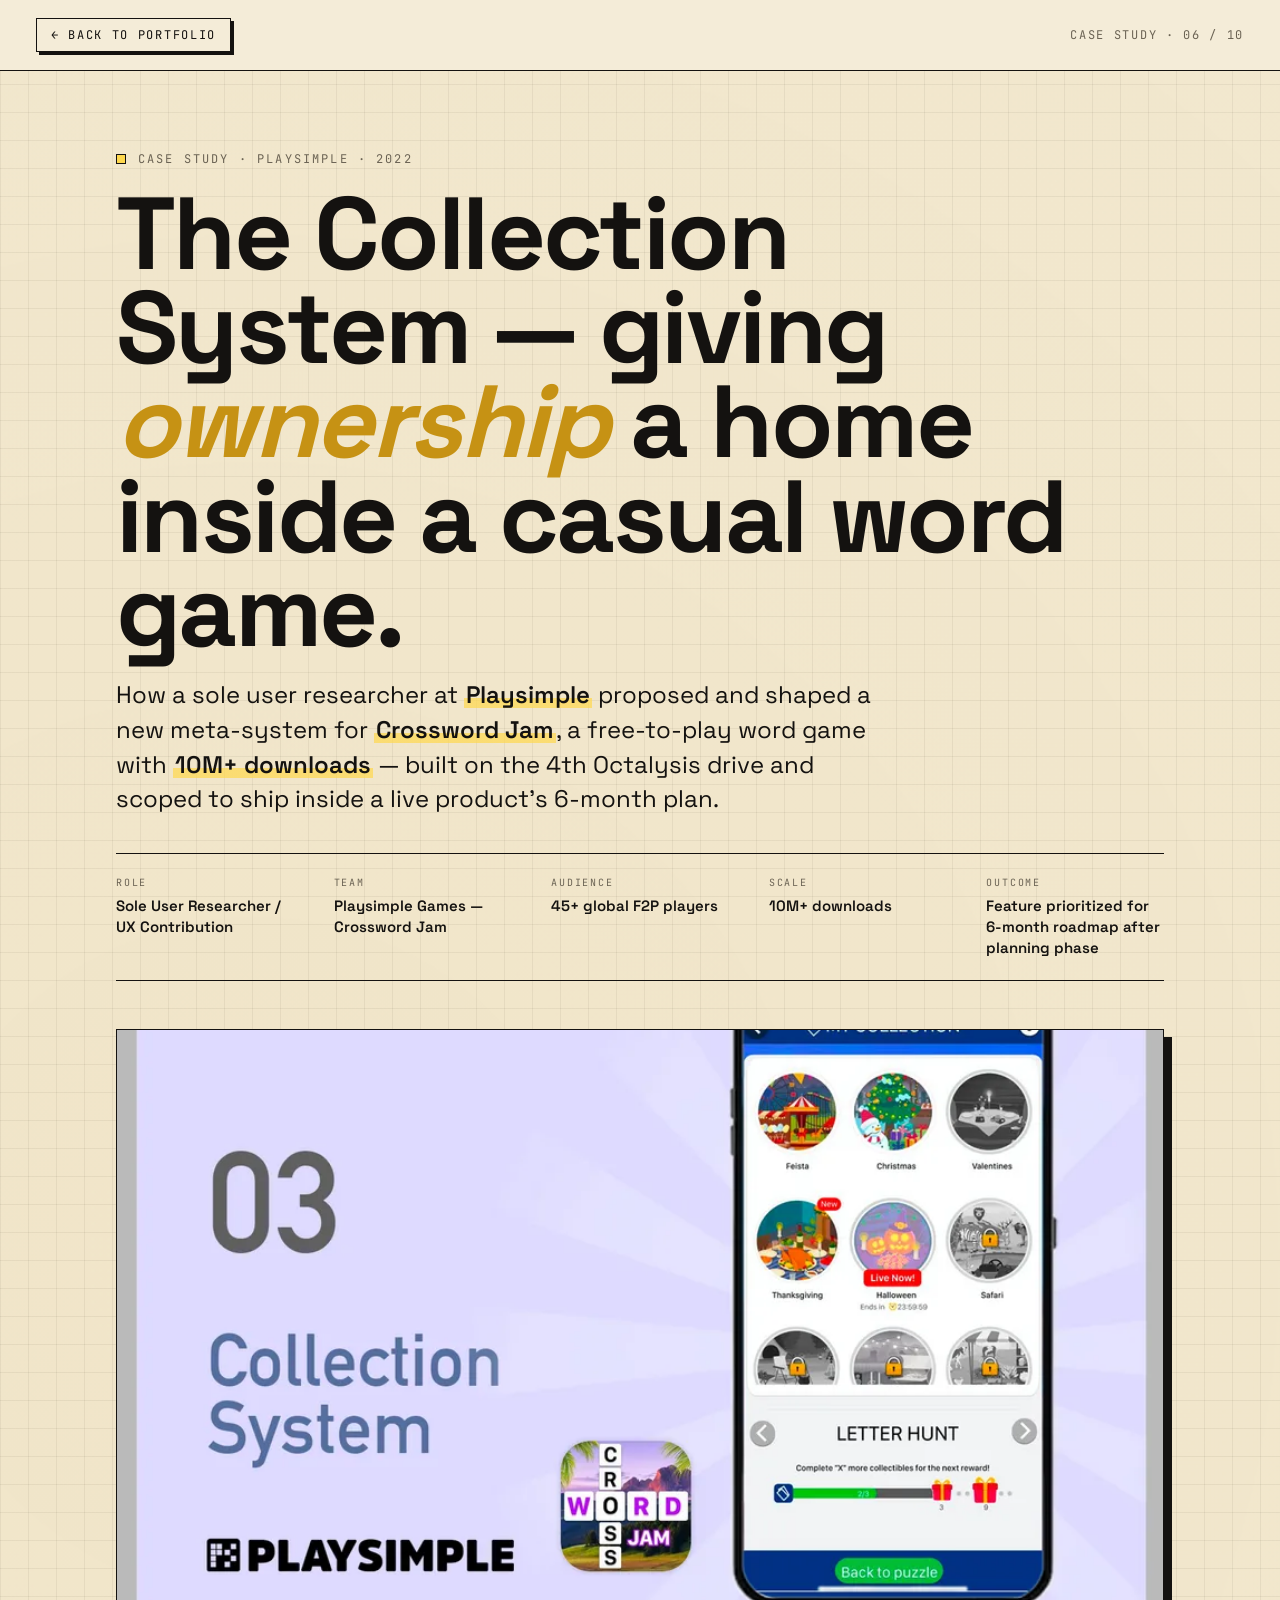
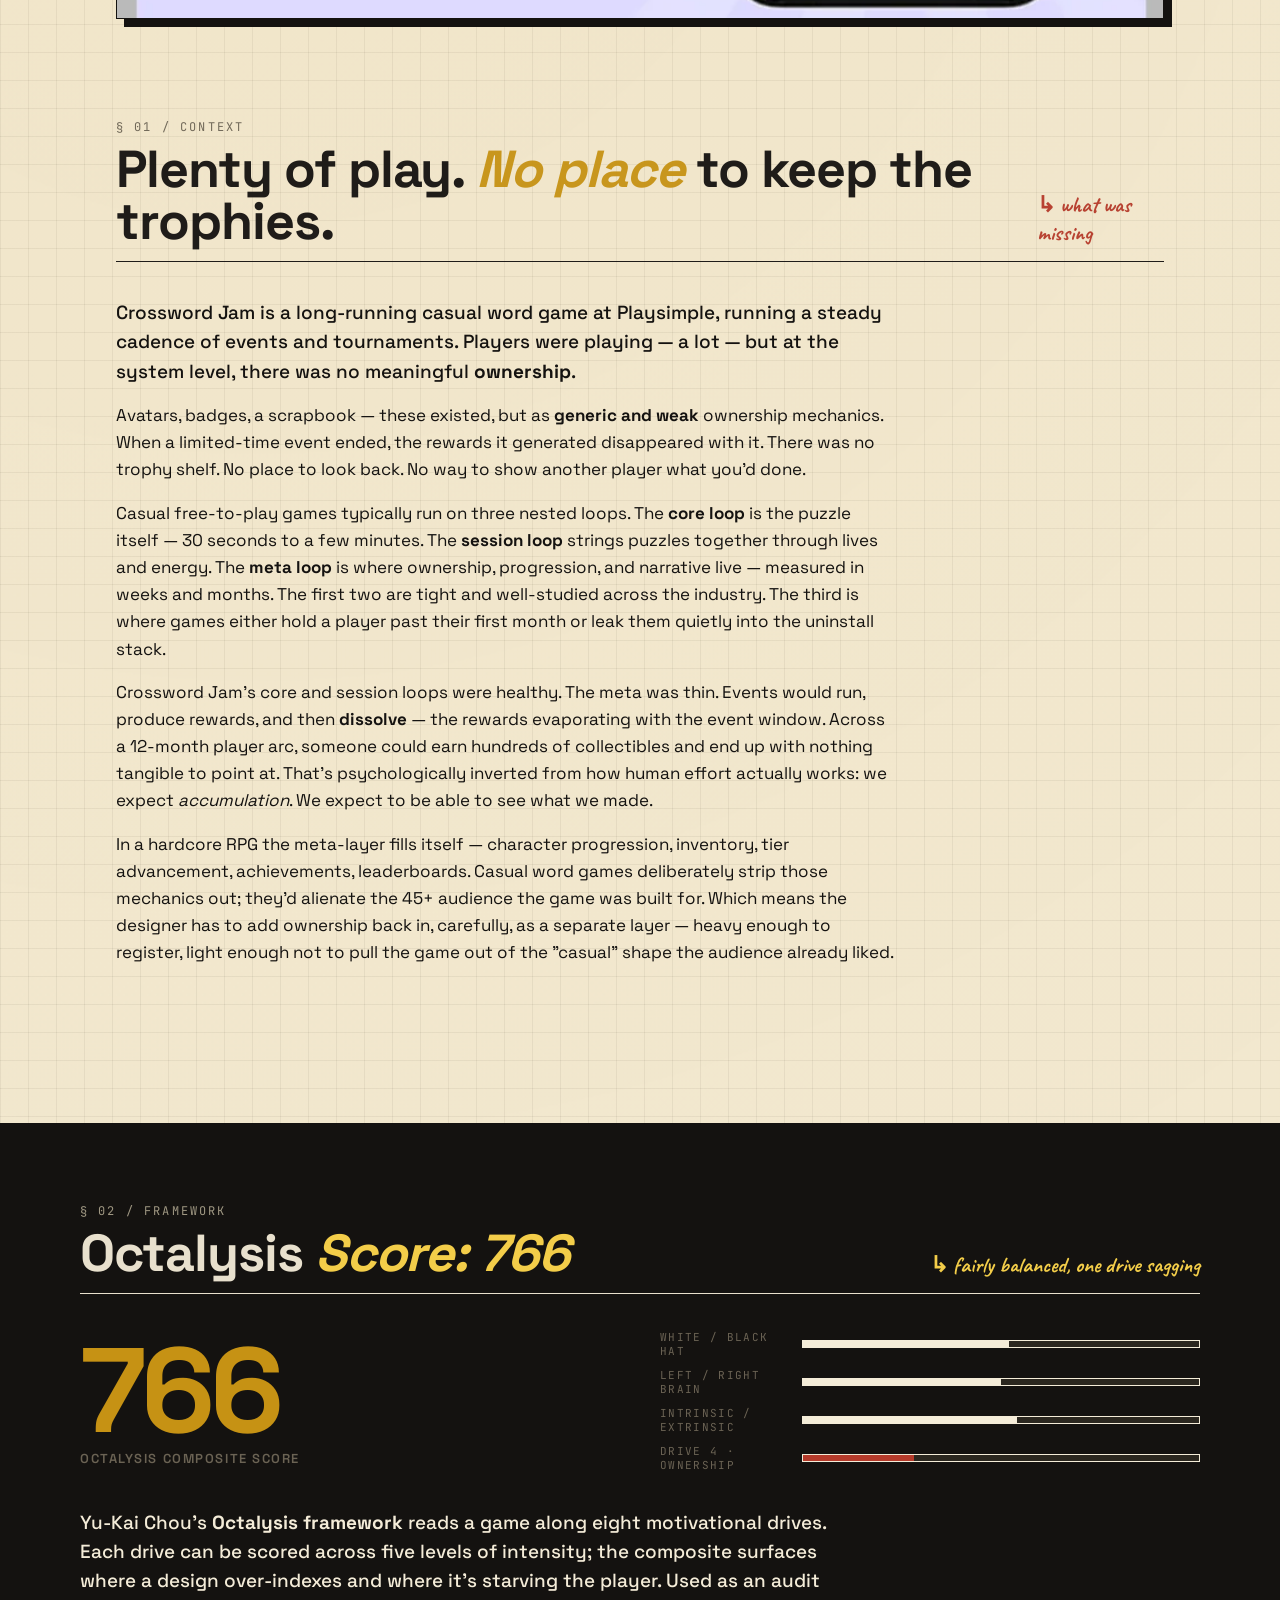
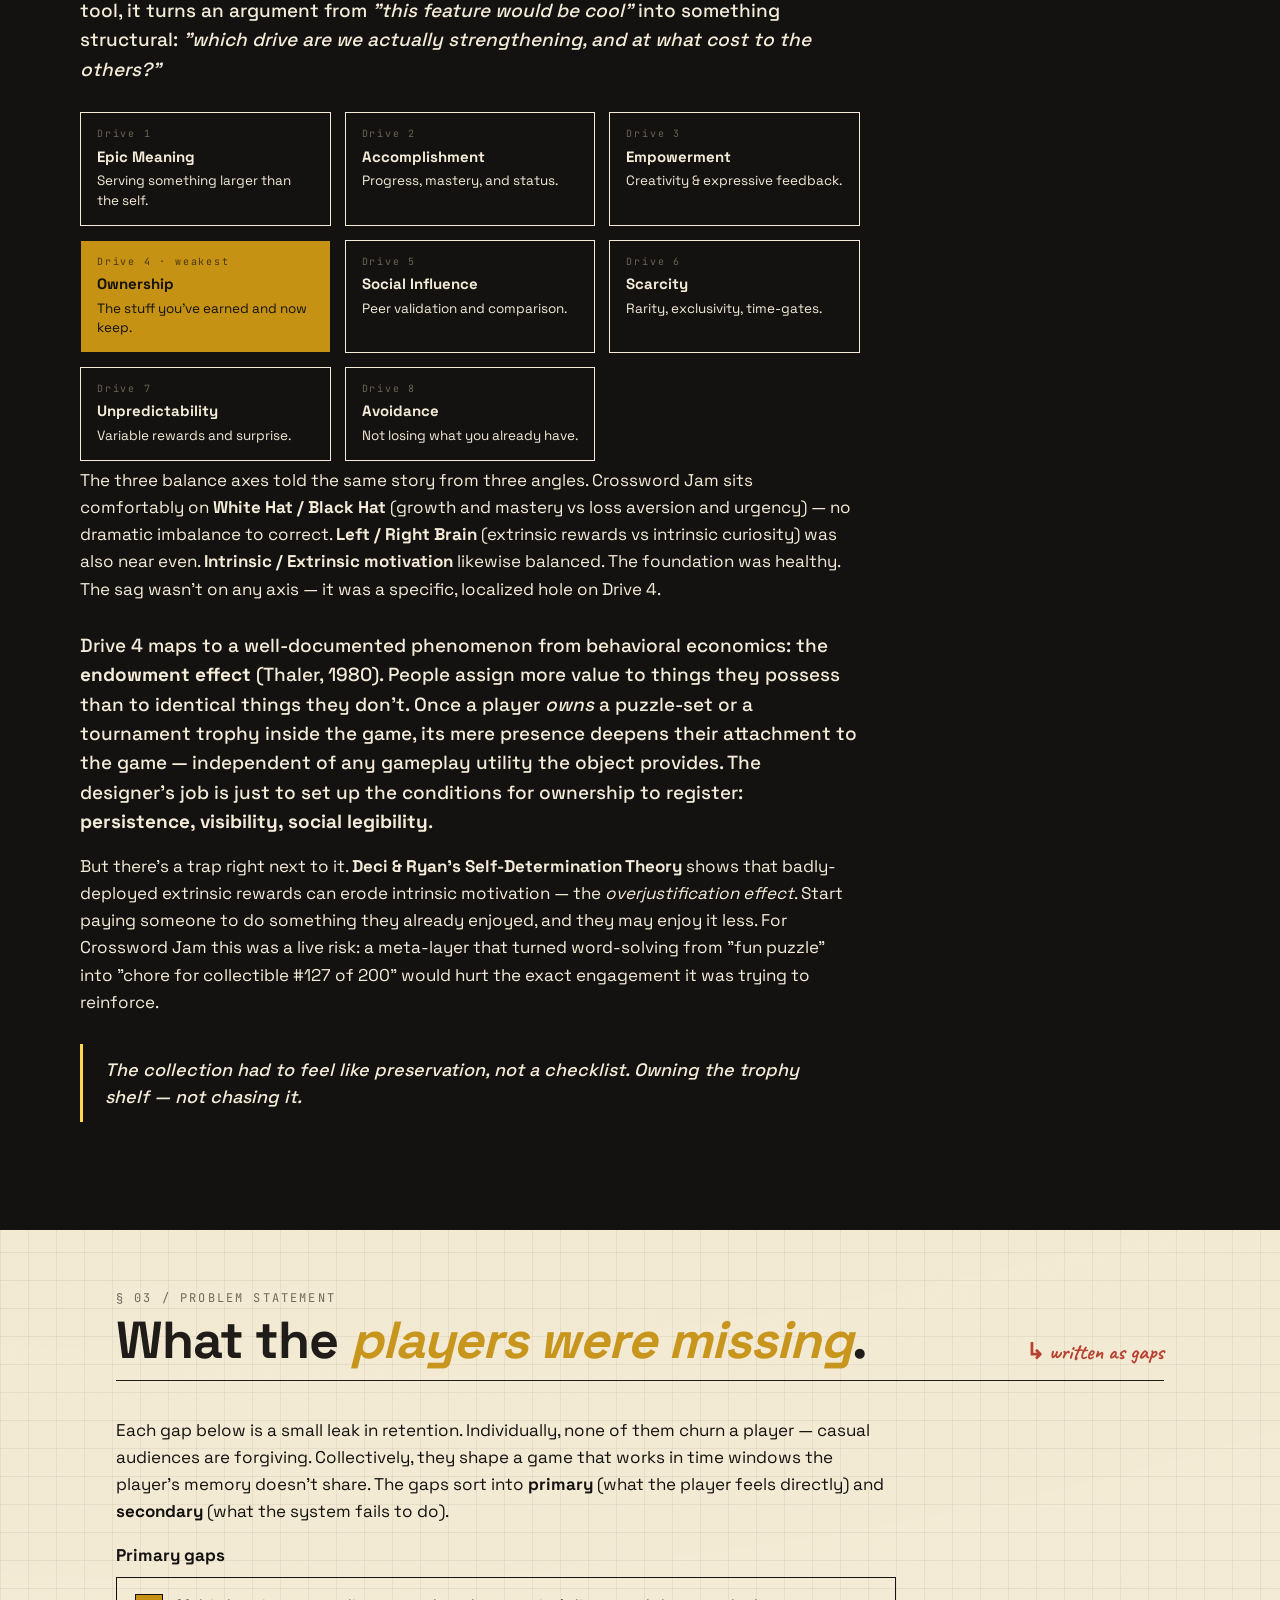
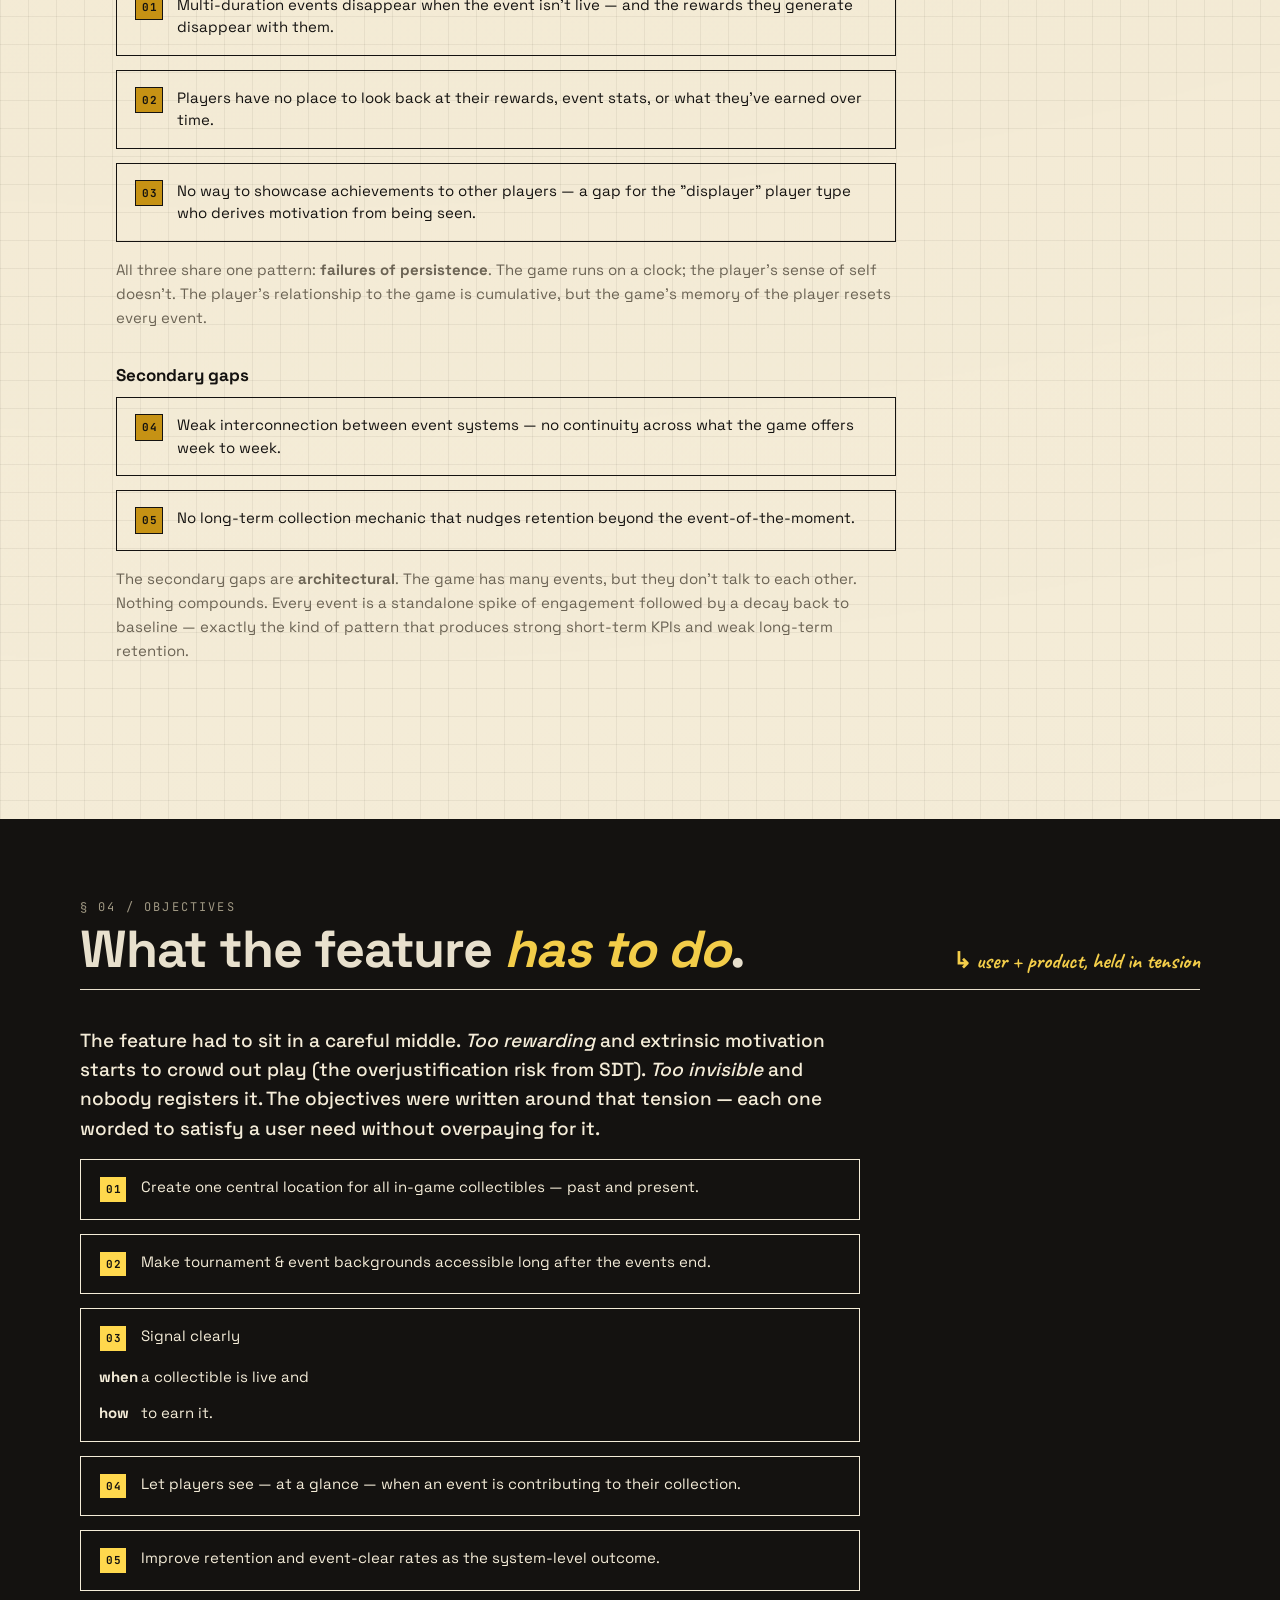
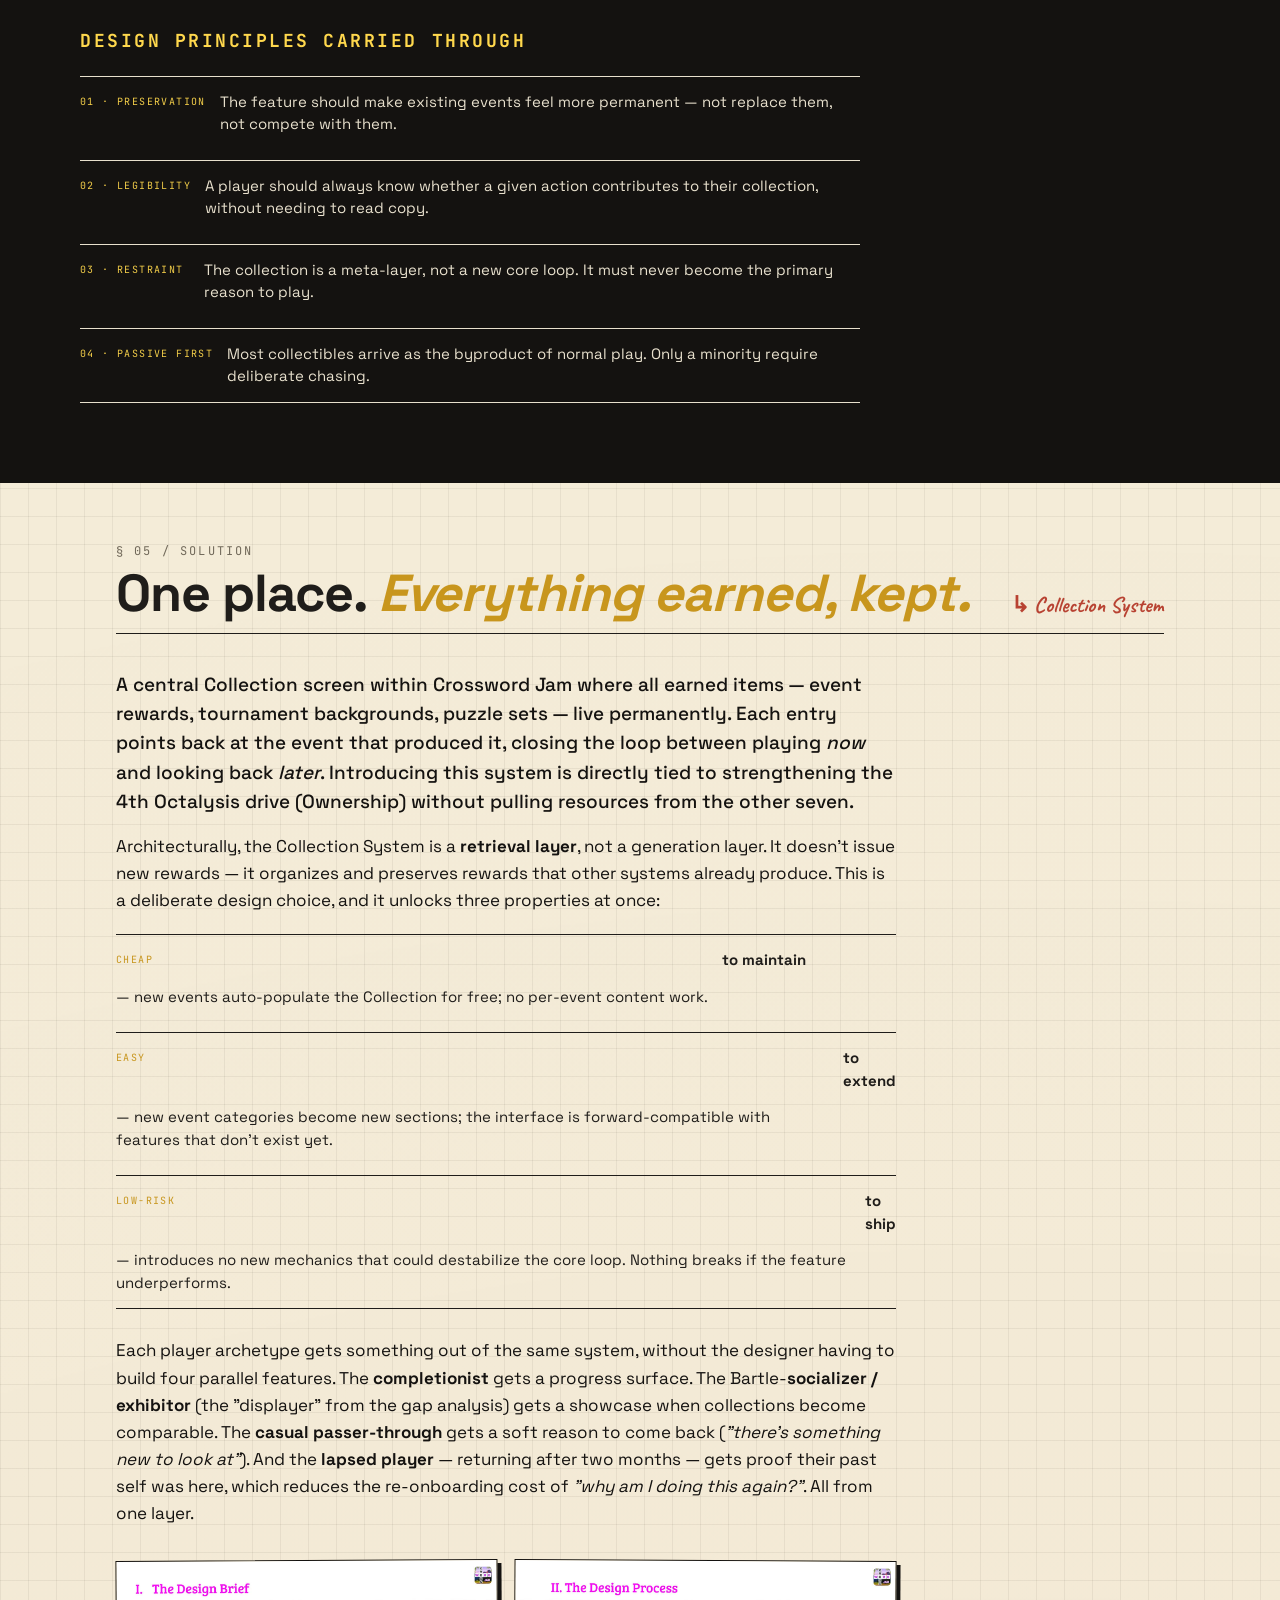
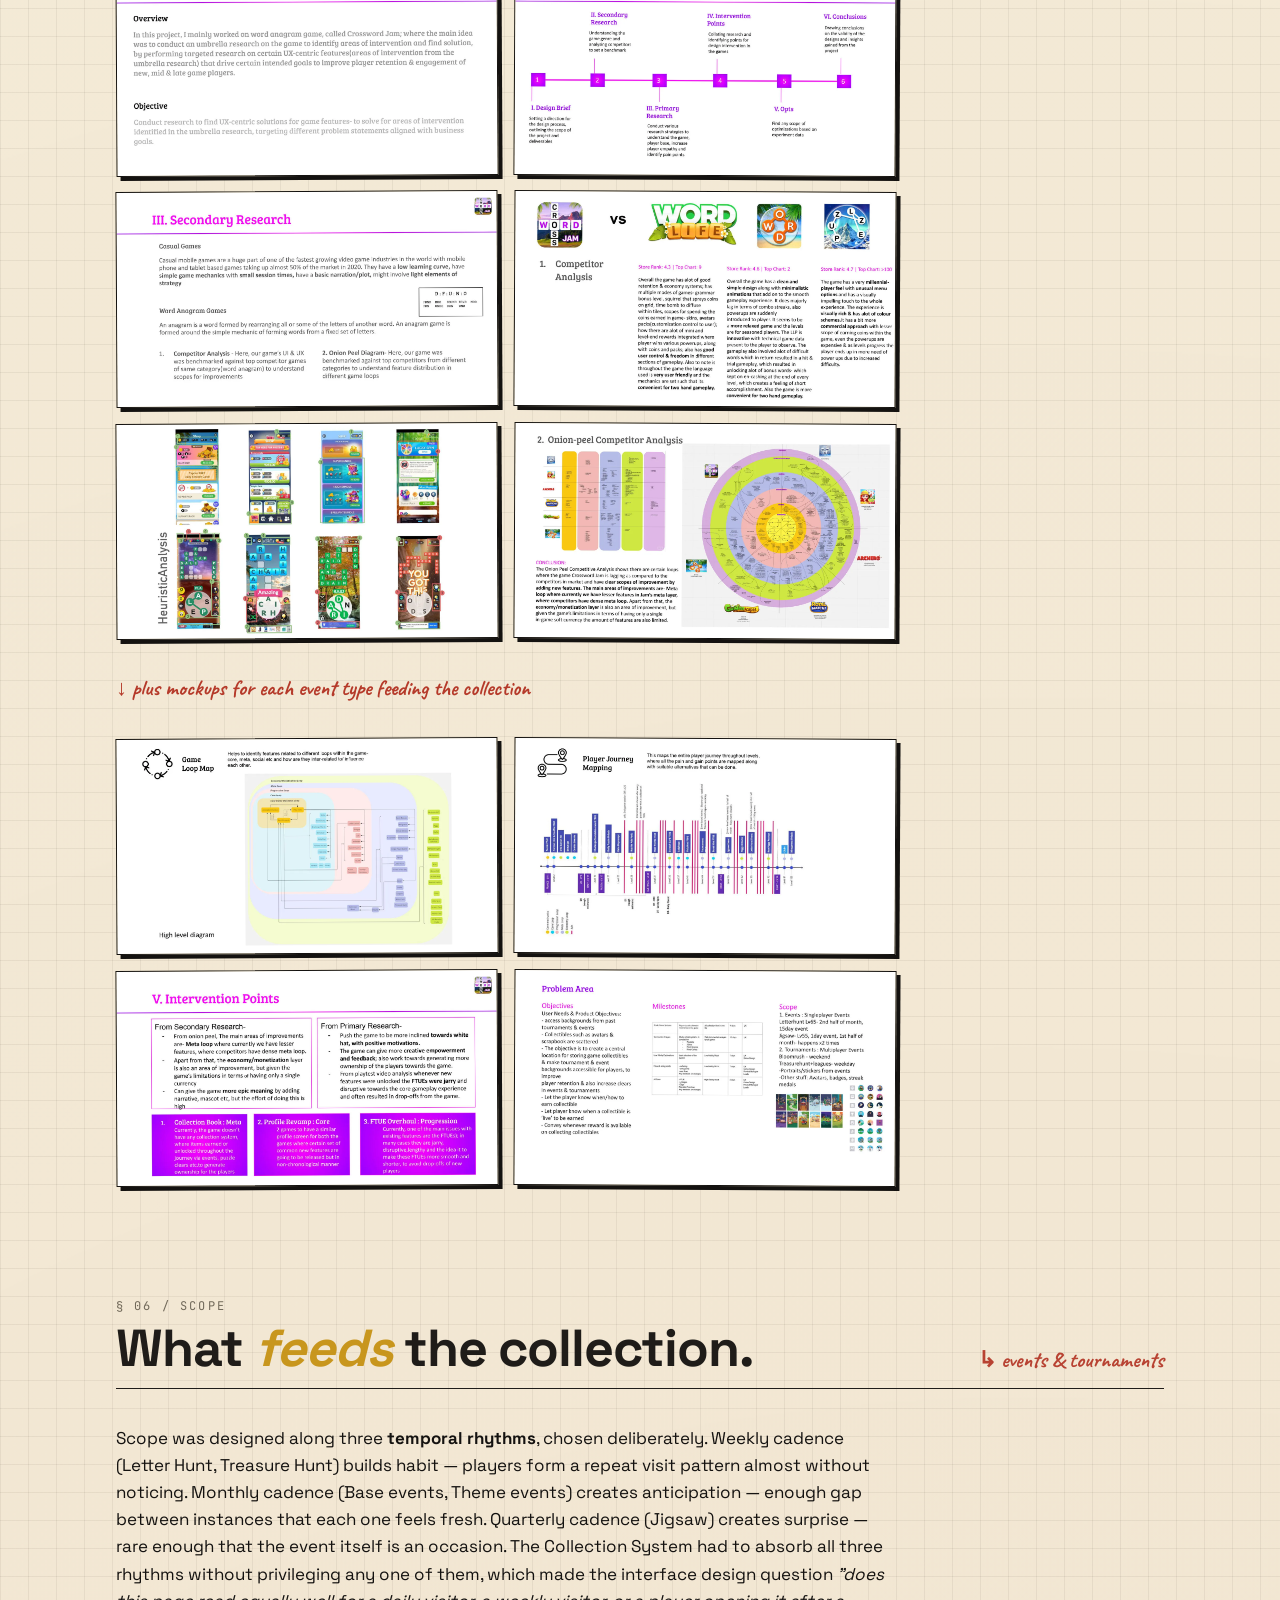
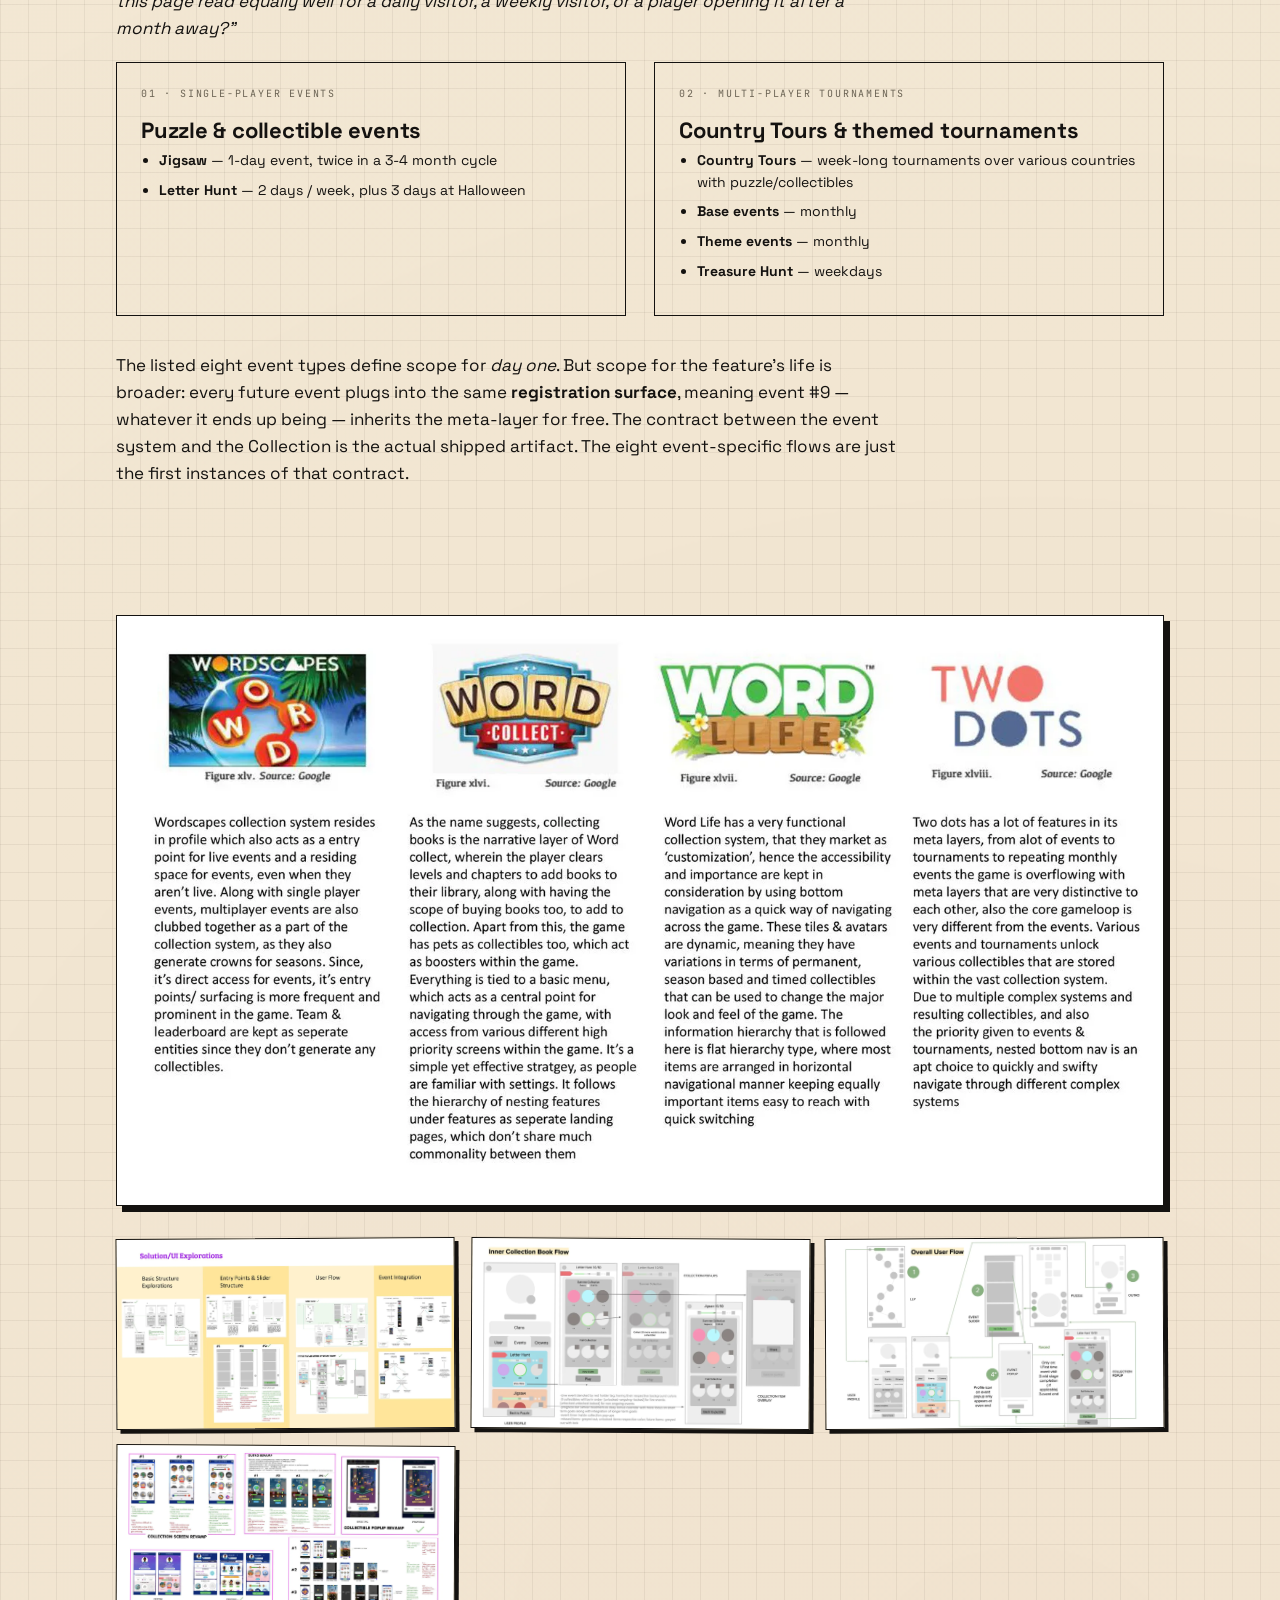
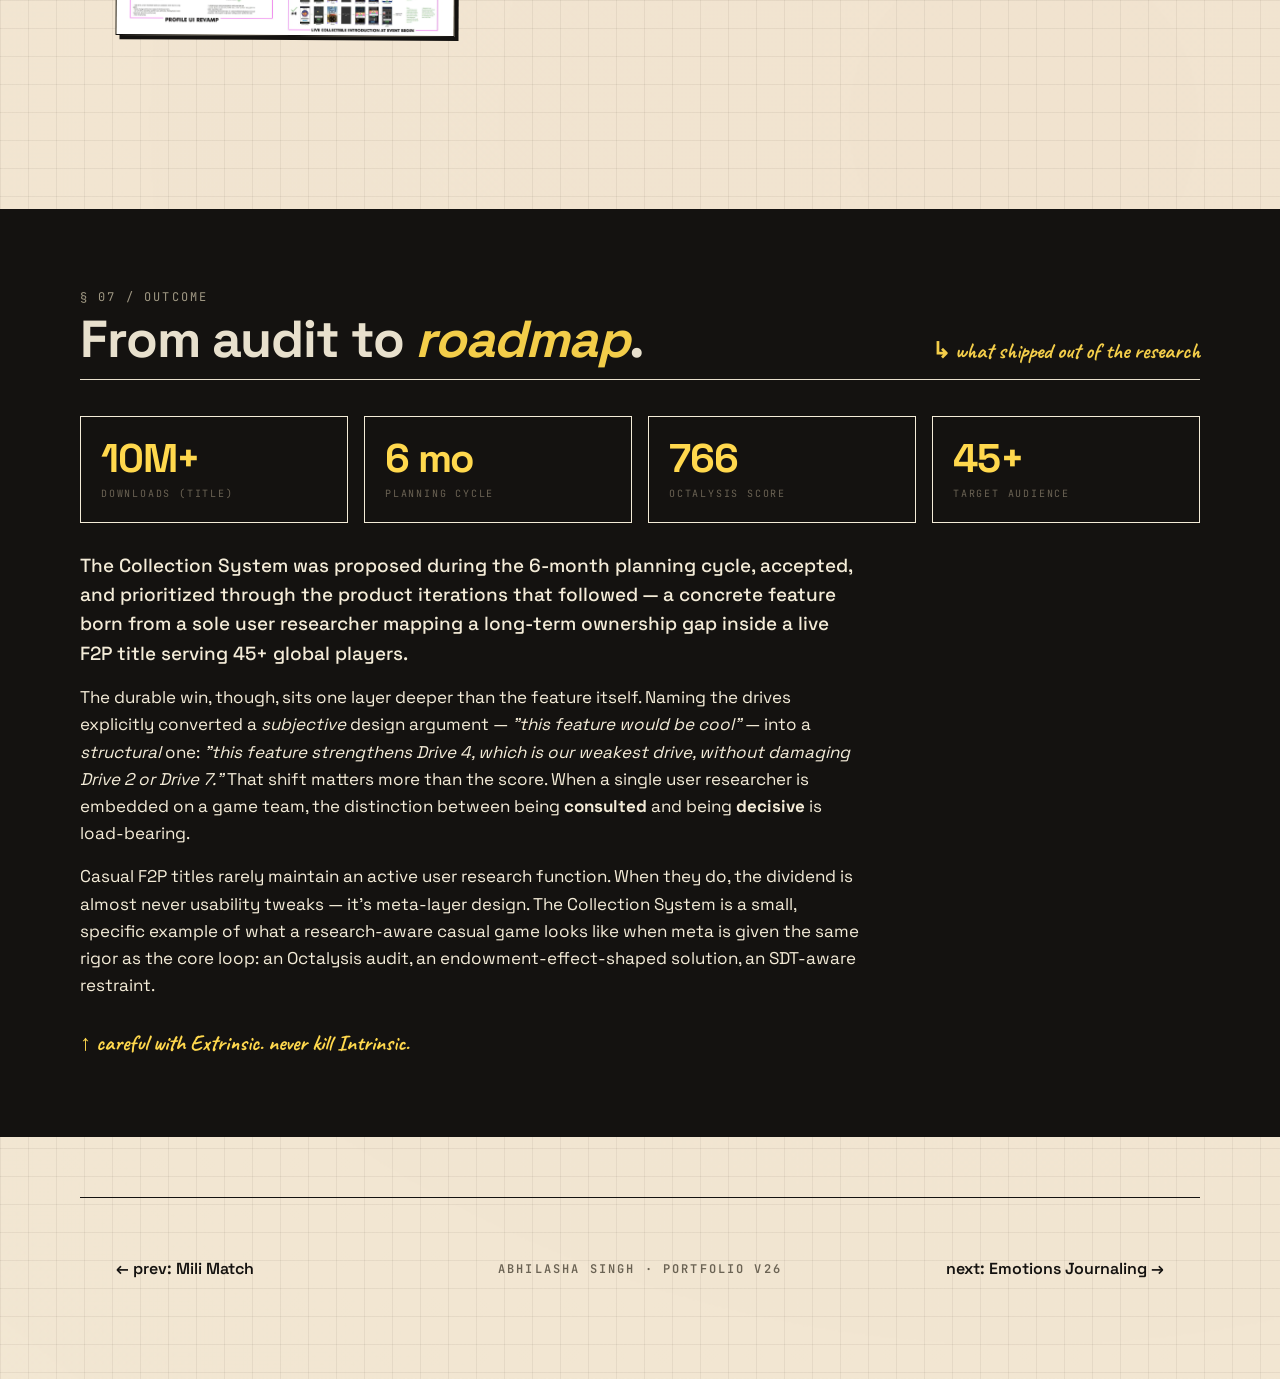
<file: case-studies/collection-system.html>
<!doctype html>
<html lang="en">
<head>
<meta charset="utf-8" />
<meta name="viewport" content="width=device-width,initial-scale=1" />
<title>Collection System — Crossword Jam · Abhilasha Singh</title>
<link rel="preconnect" href="https://fonts.googleapis.com">
<link rel="preconnect" href="https://fonts.gstatic.com" crossorigin>
<link href="https://fonts.googleapis.com/css2?family=Space+Grotesk:wght@400;500;600;700&family=JetBrains+Mono:wght@400;500;700&family=Caveat:wght@500;700&display=swap" rel="stylesheet">
<style>
:root{
  --ink:#141210; --paper:#f4ecd8; --paper-2:#ece1c6;
  --ochre:#c69214; --ochre-deep:#8a6310; --highlight:#ffd84d;
  --line:#1a1814; --muted:#6b6354; --red:#b53a2a;
  --grid:rgba(20,18,16,.06);
}
*{box-sizing:border-box}
html,body{margin:0;padding:0;background:var(--paper);color:var(--ink);font-family:"Space Grotesk",system-ui,sans-serif;-webkit-font-smoothing:antialiased}
body{
  background-image:
    radial-gradient(circle at 20% 10%, rgba(198,146,20,.08), transparent 40%),
    radial-gradient(circle at 80% 90%, rgba(181,58,42,.05), transparent 40%),
    linear-gradient(var(--grid) 1px, transparent 1px),
    linear-gradient(90deg, var(--grid) 1px, transparent 1px);
  background-size: auto, auto, 28px 28px, 28px 28px;
}
.mono{font-family:"JetBrains Mono",monospace}
a{color:inherit}

.topbar{
  display:flex;align-items:center;justify-content:space-between;gap:20px;
  padding:18px 36px;border-bottom:1.5px solid var(--ink);
  position:sticky;top:0;background:var(--paper);z-index:20;
}
.back{
  display:inline-flex;gap:10px;align-items:center;
  font-family:"JetBrains Mono",monospace;font-size:12px;letter-spacing:.14em;text-transform:uppercase;
  border:1.5px solid var(--ink);padding:8px 14px;background:var(--paper);
  box-shadow:3px 3px 0 var(--ink);text-decoration:none;transition:transform .15s,box-shadow .15s;
}
.back:hover{transform:translate(-2px,-2px);box-shadow:5px 5px 0 var(--ink);background:var(--highlight)}
.topbar .crumb{font-family:"JetBrains Mono",monospace;font-size:12px;letter-spacing:.14em;text-transform:uppercase;color:var(--muted)}

.hero{max-width:1120px;margin:0 auto;padding:80px 36px 40px}
.eyebrow{display:flex;gap:12px;align-items:center;font-family:"JetBrains Mono",monospace;font-size:12px;letter-spacing:.18em;text-transform:uppercase;color:var(--muted);margin-bottom:20px}
.eyebrow .tick{width:10px;height:10px;background:var(--highlight);border:1.5px solid var(--ink);display:inline-block}
.hero h1{font-size:clamp(48px,8vw,110px);line-height:.92;margin:0 0 20px;letter-spacing:-.025em;font-weight:700}
.hero h1 em{font-style:italic;color:var(--ochre);font-family:"Space Grotesk"}
.hero .sub{font-size:clamp(18px,2.1vw,24px);line-height:1.45;max-width:780px;color:var(--ink);margin:0 0 36px}
.hero .sub b{background:linear-gradient(transparent 62%,rgba(255,216,77,.7) 62%,rgba(255,216,77,.7) 92%,transparent 92%);padding:0 2px;font-weight:600}

.meta-grid{display:grid;grid-template-columns:repeat(auto-fit,minmax(150px,1fr));gap:24px 40px;padding:22px 0;border-top:1.5px solid var(--ink);border-bottom:1.5px solid var(--ink);margin-bottom:48px}
.meta-grid dt{font-family:"JetBrains Mono",monospace;font-size:10px;letter-spacing:.18em;text-transform:uppercase;color:var(--muted);margin-bottom:6px}
.meta-grid dd{margin:0;font-size:15px;font-weight:600;line-height:1.4}

.hero-img{
  aspect-ratio:16/9;border:1.5px solid var(--ink);background:var(--paper-2);margin:0 0 60px;
  box-shadow:8px 8px 0 var(--ink);overflow:hidden;
}
.hero-img img{width:100%;height:100%;object-fit:cover;display:block}

section.block{max-width:1120px;margin:0 auto;padding:0 36px 80px}
section.block.dark{background:var(--ink);color:var(--paper);max-width:none;margin:60px 0;padding:80px 36px}
section.block.dark .inner{max-width:1120px;margin:0 auto}
section.block.dark .sec-num{color:#a8a08a}

.sec-head{display:flex;gap:24px;align-items:end;justify-content:space-between;border-bottom:1.5px solid currentColor;padding-bottom:14px;margin-bottom:36px;opacity:.95}
.sec-num{font-family:"JetBrains Mono",monospace;font-size:12px;letter-spacing:.18em;text-transform:uppercase;color:var(--muted)}
.sec-title{font-size:clamp(30px,4.5vw,52px);line-height:1;margin:8px 0 0;letter-spacing:-.02em;font-weight:700}
.sec-title em{font-style:italic;color:var(--ochre)}
section.block.dark .sec-title em{color:var(--highlight)}
.sec-kick{font-family:"Caveat",cursive;font-weight:700;font-size:22px;color:var(--red)}
section.block.dark .sec-kick{color:var(--highlight)}

.prose{max-width:780px;font-size:17px;line-height:1.6}
.prose p{margin:0 0 16px}
.prose b{font-weight:700}
.prose .lead{font-size:19px;line-height:1.55;color:var(--ink);font-weight:500}
section.block.dark .prose .lead{color:var(--paper)}
.prose cite{font-style:italic;color:var(--muted);font-size:.9em}
section.block.dark .prose cite{color:#b8ae93}

.pull-quote{border-left:3px solid var(--ochre);padding:12px 0 12px 22px;margin:28px 0;font-family:"Space Grotesk";font-weight:500;font-size:18px;line-height:1.5;color:var(--ink);max-width:720px;font-style:italic}
section.block.dark .pull-quote{color:var(--paper);border-left-color:var(--highlight)}

.principle-list{display:grid;gap:10px;margin:20px 0 0;padding:0;list-style:none}
.principle-list li{display:grid;grid-template-columns:auto 1fr;gap:14px;align-items:start;padding:14px 0;border-top:1px solid currentColor;font-size:15px;line-height:1.5;opacity:.95}
.principle-list li:last-child{border-bottom:1px solid currentColor}
.principle-list li::before{content:attr(data-tag);font-family:"JetBrains Mono",monospace;font-size:10px;letter-spacing:.14em;text-transform:uppercase;color:var(--ochre);padding-top:3px;min-width:110px}
section.block.dark .principle-list li::before{color:var(--highlight)}

.callout{
  display:grid;grid-template-columns:auto 1fr;gap:18px;align-items:center;
  border:1.5px solid currentColor;background:transparent;
  padding:18px 22px;margin:24px 0;border-radius:2px;
}
.callout .num{font-family:"Space Grotesk";font-size:52px;font-weight:700;letter-spacing:-.03em;color:var(--ochre);line-height:1}
section.block.dark .callout{background:#1d1a15;border-color:var(--paper)}
section.block.dark .callout .num{color:var(--highlight)}
.callout .label{font-family:"JetBrains Mono",monospace;font-size:10px;letter-spacing:.18em;text-transform:uppercase;color:var(--muted);margin-bottom:4px}
.callout .txt{font-size:14px;line-height:1.45}

ul.gaps{list-style:none;padding:0;margin:0;display:grid;gap:14px}
ul.gaps li{
  border:1.5px solid currentColor;background:transparent;padding:16px 18px;
  display:grid;grid-template-columns:28px 1fr;gap:14px;align-items:start;font-size:15px;line-height:1.5;
}
ul.gaps li::before{
  content:attr(data-n);font-family:"JetBrains Mono",monospace;font-size:11px;font-weight:700;letter-spacing:.1em;
  background:var(--ochre);color:var(--ink);padding:4px 6px;border:1.5px solid var(--ink);text-align:center;
}
section.block.dark ul.gaps li::before{background:var(--highlight)}

.octa-wrap{display:grid;grid-template-columns:1fr 1fr;gap:40px;align-items:center;margin-top:20px}
.octa-wrap .num-big{font-size:120px;font-weight:700;letter-spacing:-.04em;line-height:.9;color:var(--ochre)}
.octa-wrap .num-big small{display:block;font-size:13px;font-weight:600;letter-spacing:.12em;text-transform:uppercase;color:var(--muted);margin-top:8px}
.octa-wrap .axes{display:grid;gap:10px;font-size:14px}
.octa-wrap .axis{display:grid;grid-template-columns:130px 1fr;gap:12px;align-items:center}
.octa-wrap .axis span{font-family:"JetBrains Mono",monospace;font-size:11px;letter-spacing:.12em;text-transform:uppercase;color:var(--muted)}
.octa-wrap .axis .bar{height:8px;background:#2b271f;border:1.5px solid var(--paper);position:relative}
.octa-wrap .axis .bar i{display:block;height:100%;background:var(--paper);width:50%}

.drives-grid{display:grid;grid-template-columns:repeat(auto-fit,minmax(200px,1fr));gap:14px;margin:28px 0 6px}
.drives-grid .drive{border:1.5px solid currentColor;padding:14px 16px;background:transparent;font-size:13.5px;line-height:1.45}
.drives-grid .drive .n{font-family:"JetBrains Mono",monospace;font-size:10px;letter-spacing:.18em;color:var(--muted);display:block;margin-bottom:4px}
.drives-grid .drive .d{font-weight:700;font-size:15px;margin-bottom:4px}
.drives-grid .drive.highlight{background:var(--ochre);color:var(--ink);border-color:var(--ink)}
.drives-grid .drive.highlight .n{color:var(--ink);opacity:.7}

.gallery{display:grid;grid-template-columns:repeat(auto-fit,minmax(280px,1fr));gap:16px;margin:32px 0}
.gallery figure{margin:0;border:1.5px solid var(--ink);background:var(--paper-2);overflow:hidden;box-shadow:4px 4px 0 var(--ink);transition:transform .2s,box-shadow .2s}
.gallery figure:hover{transform:translate(-3px,-3px);box-shadow:7px 7px 0 var(--ink)}
.gallery img{display:block;width:100%;height:auto;aspect-ratio:16/9;object-fit:cover}
.gallery figure:nth-child(even){transform:rotate(.3deg)}
.gallery figure:nth-child(odd){transform:rotate(-.3deg)}

.wide-mock{border:1.5px solid var(--ink);box-shadow:6px 6px 0 var(--ink);margin:32px 0;overflow:hidden}
.wide-mock img{display:block;width:100%;height:auto}

.scope{display:grid;grid-template-columns:1fr 1fr;gap:28px;margin-top:20px}
.scope-card{border:1.5px solid currentColor;padding:24px;background:transparent}
.scope-card h4{margin:0 0 6px;font-size:22px;font-weight:700;letter-spacing:-.01em}
.scope-card .tag{font-family:"JetBrains Mono",monospace;font-size:10px;letter-spacing:.18em;text-transform:uppercase;color:var(--muted);margin-bottom:16px;display:block}
.scope-card ul{margin:0;padding:0 0 0 18px;font-size:14px;line-height:1.55}
.scope-card ul li{margin-bottom:8px}
.scope-card ul li b{font-weight:700}

.outcome-row{display:grid;grid-template-columns:repeat(auto-fit,minmax(180px,1fr));gap:16px;margin:28px 0}
.outcome-row .stat{border:1.5px solid currentColor;padding:22px 20px}
.outcome-row .stat .n{font-size:40px;font-weight:700;letter-spacing:-.03em;color:var(--ochre);line-height:1}
section.block.dark .outcome-row .stat .n{color:var(--highlight)}
.outcome-row .stat .l{font-family:"JetBrains Mono",monospace;font-size:10px;letter-spacing:.18em;text-transform:uppercase;color:var(--muted);margin-top:8px}

.note{font-family:"Caveat",cursive;font-weight:700;color:var(--red);font-size:22px;margin-top:30px;display:block}
section.block.dark .note{color:var(--highlight)}

.nextprev{max-width:1120px;margin:0 auto;padding:60px 36px 100px;display:grid;grid-template-columns:1fr auto 1fr;gap:24px;align-items:center;border-top:1.5px solid var(--ink)}
.nextprev a{text-decoration:none;font-weight:600}
.nextprev a:hover{color:var(--red)}
.nextprev .to-portfolio{text-align:center;font-family:"JetBrains Mono",monospace;font-size:12px;letter-spacing:.18em;text-transform:uppercase;color:var(--muted)}

@media (max-width: 800px){
  .topbar{padding:14px 20px}
  section.block{padding:0 20px 60px}
  .hero{padding:40px 20px 20px}
  .octa-wrap{grid-template-columns:1fr}
  .scope{grid-template-columns:1fr}
  .gallery{grid-template-columns:repeat(auto-fit,minmax(220px,1fr))}
  .nextprev{grid-template-columns:1fr;padding:40px 20px 80px;text-align:center}
  .drives-grid{grid-template-columns:1fr 1fr}
  .principle-list li{grid-template-columns:1fr}
  .principle-list li::before{min-width:auto;margin-bottom:4px}
}
</style>
</head>
<body>

<!-- Top bar -->
<div class="topbar">
  <a class="back" href="../index.html">← back to portfolio</a>
  <div class="crumb">Case Study · 06 / 10</div>
</div>

<!-- Hero -->
<header class="hero">
  <div class="eyebrow"><span class="tick"></span><span>Case Study · Playsimple · 2022</span></div>
  <h1>The Collection System — giving <em>ownership</em> a home inside a casual word game.</h1>
  <p class="sub">How a sole user researcher at <b>Playsimple</b> proposed and shaped a new meta-system for <b>Crossword Jam</b>, a free-to-play word game with <b>10M+ downloads</b> — built on the 4th Octalysis drive and scoped to ship inside a live product's 6-month plan.</p>

  <dl class="meta-grid">
    <div><dt>Role</dt><dd>Sole User Researcher / UX Contribution</dd></div>
    <div><dt>Team</dt><dd>Playsimple Games — Crossword Jam</dd></div>
    <div><dt>Audience</dt><dd>45+ global F2P players</dd></div>
    <div><dt>Scale</dt><dd>10M+ downloads</dd></div>
    <div><dt>Outcome</dt><dd>Feature prioritized for 6-month roadmap after planning phase</dd></div>
  </dl>

  <div class="hero-img">
    <img src="../assets/case-studies/collection-system/01.webp" alt="Collection System hero — cover for the case study">
  </div>
</header>

<!-- CONTEXT -->
<section class="block">
  <div class="sec-head">
    <div>
      <div class="sec-num">§ 01 / Context</div>
      <h2 class="sec-title">Plenty of play. <em>No place</em> to keep the trophies.</h2>
    </div>
    <div class="sec-kick">↳ what was missing</div>
  </div>
  <div class="prose">
    <p class="lead">Crossword Jam is a long-running casual word game at Playsimple, running a steady cadence of events and tournaments. Players were playing — a lot — but at the system level, there was no meaningful <b>ownership</b>.</p>

    <p>Avatars, badges, a scrapbook — these existed, but as <b>generic and weak</b> ownership mechanics. When a limited-time event ended, the rewards it generated disappeared with it. There was no trophy shelf. No place to look back. No way to show another player what you'd done.</p>

    <p>Casual free-to-play games typically run on three nested loops. The <b>core loop</b> is the puzzle itself — 30 seconds to a few minutes. The <b>session loop</b> strings puzzles together through lives and energy. The <b>meta loop</b> is where ownership, progression, and narrative live — measured in weeks and months. The first two are tight and well-studied across the industry. The third is where games either hold a player past their first month or leak them quietly into the uninstall stack.</p>

    <p>Crossword Jam's core and session loops were healthy. The meta was thin. Events would run, produce rewards, and then <b>dissolve</b> — the rewards evaporating with the event window. Across a 12-month player arc, someone could earn hundreds of collectibles and end up with nothing tangible to point at. That's psychologically inverted from how human effort actually works: we expect <em>accumulation</em>. We expect to be able to see what we made.</p>

    <p>In a hardcore RPG the meta-layer fills itself — character progression, inventory, tier advancement, achievements, leaderboards. Casual word games deliberately strip those mechanics out; they'd alienate the 45+ audience the game was built for. Which means the designer has to add ownership back in, carefully, as a separate layer — heavy enough to register, light enough not to pull the game out of the "casual" shape the audience already liked.</p>
  </div>
</section>

<!-- FRAMEWORK (dark) -->
<section class="block dark">
  <div class="inner">
    <div class="sec-head" style="border-bottom-color:var(--paper)">
      <div>
        <div class="sec-num">§ 02 / Framework</div>
        <h2 class="sec-title">Octalysis <em>Score: 766</em></h2>
      </div>
      <div class="sec-kick">↳ fairly balanced, one drive sagging</div>
    </div>

    <div class="octa-wrap">
      <div class="num-big">766<small>Octalysis Composite Score</small></div>
      <div class="axes">
        <div class="axis"><span>White / Black Hat</span><div class="bar"><i style="width:52%"></i></div></div>
        <div class="axis"><span>Left / Right Brain</span><div class="bar"><i style="width:50%"></i></div></div>
        <div class="axis"><span>Intrinsic / Extrinsic</span><div class="bar"><i style="width:54%"></i></div></div>
        <div class="axis"><span>Drive 4 · Ownership</span><div class="bar"><i style="width:28%;background:var(--red)"></i></div></div>
      </div>
    </div>

    <div class="prose" style="margin-top:36px">
      <p class="lead">Yu-Kai Chou's <b>Octalysis framework</b> reads a game along eight motivational drives. Each drive can be scored across five levels of intensity; the composite surfaces where a design over-indexes and where it's starving the player. Used as an audit tool, it turns an argument from <em>"this feature would be cool"</em> into something structural: <em>"which drive are we actually strengthening, and at what cost to the others?"</em></p>

      <div class="drives-grid">
        <div class="drive"><span class="n">Drive 1</span><div class="d">Epic Meaning</div>Serving something larger than the self.</div>
        <div class="drive"><span class="n">Drive 2</span><div class="d">Accomplishment</div>Progress, mastery, and status.</div>
        <div class="drive"><span class="n">Drive 3</span><div class="d">Empowerment</div>Creativity &amp; expressive feedback.</div>
        <div class="drive highlight"><span class="n">Drive 4 · weakest</span><div class="d">Ownership</div>The stuff you've earned and now keep.</div>
        <div class="drive"><span class="n">Drive 5</span><div class="d">Social Influence</div>Peer validation and comparison.</div>
        <div class="drive"><span class="n">Drive 6</span><div class="d">Scarcity</div>Rarity, exclusivity, time-gates.</div>
        <div class="drive"><span class="n">Drive 7</span><div class="d">Unpredictability</div>Variable rewards and surprise.</div>
        <div class="drive"><span class="n">Drive 8</span><div class="d">Avoidance</div>Not losing what you already have.</div>
      </div>

      <p>The three balance axes told the same story from three angles. Crossword Jam sits comfortably on <b>White Hat / Black Hat</b> (growth and mastery vs loss aversion and urgency) — no dramatic imbalance to correct. <b>Left / Right Brain</b> (extrinsic rewards vs intrinsic curiosity) was also near even. <b>Intrinsic / Extrinsic motivation</b> likewise balanced. The foundation was healthy. The sag wasn't on any axis — it was a specific, localized hole on Drive 4.</p>

      <p class="lead" style="margin-top:28px">Drive 4 maps to a well-documented phenomenon from behavioral economics: the <b>endowment effect</b> (Thaler, 1980). People assign more value to things they possess than to identical things they don't. Once a player <em>owns</em> a puzzle-set or a tournament trophy inside the game, its mere presence deepens their attachment to the game — independent of any gameplay utility the object provides. The designer's job is just to set up the conditions for ownership to register: <b>persistence, visibility, social legibility</b>.</p>

      <p>But there's a trap right next to it. <b>Deci &amp; Ryan's Self-Determination Theory</b> shows that badly-deployed extrinsic rewards can erode intrinsic motivation — the <em>overjustification effect</em>. Start paying someone to do something they already enjoyed, and they may enjoy it less. For Crossword Jam this was a live risk: a meta-layer that turned word-solving from "fun puzzle" into "chore for collectible #127 of 200" would hurt the exact engagement it was trying to reinforce.</p>

      <div class="pull-quote">The collection had to feel like <em>preservation</em>, not a checklist. Owning the trophy shelf — not chasing it.</div>
    </div>
  </div>
</section>

<!-- PROBLEM -->
<section class="block">
  <div class="sec-head">
    <div>
      <div class="sec-num">§ 03 / Problem Statement</div>
      <h2 class="sec-title">What the <em>players were missing</em>.</h2>
    </div>
    <div class="sec-kick">↳ written as gaps</div>
  </div>
  <div class="prose">
    <p>Each gap below is a small leak in retention. Individually, none of them churn a player — casual audiences are forgiving. Collectively, they shape a game that works in time windows the player's memory doesn't share. The gaps sort into <b>primary</b> (what the player feels directly) and <b>secondary</b> (what the system fails to do).</p>

    <p style="margin-bottom:8px"><b>Primary gaps</b></p>
    <ul class="gaps" style="margin-bottom:16px">
      <li data-n="01">Multi-duration events disappear when the event isn't live — and the rewards they generate disappear with them.</li>
      <li data-n="02">Players have no place to look back at their rewards, event stats, or what they've earned over time.</li>
      <li data-n="03">No way to showcase achievements to other players — a gap for the "displayer" player type who derives motivation from being seen.</li>
    </ul>
    <p style="font-size:15px;color:var(--muted);margin-bottom:32px">All three share one pattern: <b>failures of persistence</b>. The game runs on a clock; the player's sense of self doesn't. The player's relationship to the game is cumulative, but the game's memory of the player resets every event.</p>

    <p style="margin-bottom:8px"><b>Secondary gaps</b></p>
    <ul class="gaps">
      <li data-n="04">Weak interconnection between event systems — no continuity across what the game offers week to week.</li>
      <li data-n="05">No long-term collection mechanic that nudges retention beyond the event-of-the-moment.</li>
    </ul>
    <p style="font-size:15px;color:var(--muted);margin-top:16px">The secondary gaps are <b>architectural</b>. The game has many events, but they don't talk to each other. Nothing compounds. Every event is a standalone spike of engagement followed by a decay back to baseline — exactly the kind of pattern that produces strong short-term KPIs and weak long-term retention.</p>
  </div>
</section>

<!-- OBJECTIVES -->
<section class="block dark">
  <div class="inner">
    <div class="sec-head" style="border-bottom-color:var(--paper)">
      <div>
        <div class="sec-num">§ 04 / Objectives</div>
        <h2 class="sec-title">What the feature <em>has to do</em>.</h2>
      </div>
      <div class="sec-kick">↳ user + product, held in tension</div>
    </div>
    <div class="prose">
      <p class="lead">The feature had to sit in a careful middle. <em>Too rewarding</em> and extrinsic motivation starts to crowd out play (the overjustification risk from SDT). <em>Too invisible</em> and nobody registers it. The objectives were written around that tension — each one worded to satisfy a user need without overpaying for it.</p>

      <ul class="gaps">
        <li data-n="01">Create one central location for all in-game collectibles — past and present.</li>
        <li data-n="02">Make tournament &amp; event backgrounds accessible long after the events end.</li>
        <li data-n="03">Signal clearly <b>when</b> a collectible is live and <b>how</b> to earn it.</li>
        <li data-n="04">Let players see — at a glance — when an event is contributing to their collection.</li>
        <li data-n="05">Improve retention and event-clear rates as the system-level outcome.</li>
      </ul>

      <h4 style="margin:36px 0 8px;font-size:18px;letter-spacing:.14em;text-transform:uppercase;font-family:'JetBrains Mono',monospace;color:var(--highlight)">Design Principles Carried Through</h4>
      <ul class="principle-list">
        <li data-tag="01 · Preservation">The feature should make existing events feel more permanent — not replace them, not compete with them.</li>
        <li data-tag="02 · Legibility">A player should always know whether a given action contributes to their collection, without needing to read copy.</li>
        <li data-tag="03 · Restraint">The collection is a meta-layer, not a new core loop. It must never become the primary reason to play.</li>
        <li data-tag="04 · Passive first">Most collectibles arrive as the byproduct of normal play. Only a minority require deliberate chasing.</li>
      </ul>
    </div>
  </div>
</section>

<!-- SOLUTION -->
<section class="block">
  <div class="sec-head">
    <div>
      <div class="sec-num">§ 05 / Solution</div>
      <h2 class="sec-title">One place. <em>Everything earned, kept.</em></h2>
    </div>
    <div class="sec-kick">↳ Collection System</div>
  </div>
  <div class="prose">
    <p class="lead">A central Collection screen within Crossword Jam where all earned items — event rewards, tournament backgrounds, puzzle sets — live permanently. Each entry points back at the event that produced it, closing the loop between playing <em>now</em> and looking back <em>later</em>. Introducing this system is directly tied to strengthening the 4th Octalysis drive (Ownership) without pulling resources from the other seven.</p>

    <p>Architecturally, the Collection System is a <b>retrieval layer</b>, not a generation layer. It doesn't issue new rewards — it organizes and preserves rewards that other systems already produce. This is a deliberate design choice, and it unlocks three properties at once:</p>

    <ul class="principle-list">
      <li data-tag="Cheap"><b>to maintain</b> — new events auto-populate the Collection for free; no per-event content work.</li>
      <li data-tag="Easy"><b>to extend</b> — new event categories become new sections; the interface is forward-compatible with features that don't exist yet.</li>
      <li data-tag="Low-risk"><b>to ship</b> — introduces no new mechanics that could destabilize the core loop. Nothing breaks if the feature underperforms.</li>
    </ul>

    <p style="margin-top:28px">Each player archetype gets something out of the same system, without the designer having to build four parallel features. The <b>completionist</b> gets a progress surface. The Bartle-<b>socializer / exhibitor</b> (the "displayer" from the gap analysis) gets a showcase when collections become comparable. The <b>casual passer-through</b> gets a soft reason to come back (<em>"there's something new to look at"</em>). And the <b>lapsed player</b> — returning after two months — gets proof their past self was here, which reduces the re-onboarding cost of <em>"why am I doing this again?"</em>. All from one layer.</p>

    <div class="gallery">
      <figure><img src="../assets/case-studies/collection-system/04.webp" alt="Collection System UI — screen 01" loading="lazy"></figure>
      <figure><img src="../assets/case-studies/collection-system/05.webp" alt="Collection System UI — screen 02" loading="lazy"></figure>
      <figure><img src="../assets/case-studies/collection-system/06.webp" alt="Collection System UI — screen 03" loading="lazy"></figure>
      <figure><img src="../assets/case-studies/collection-system/07.webp" alt="Collection System UI — screen 04" loading="lazy"></figure>
      <figure><img src="../assets/case-studies/collection-system/08.webp" alt="Collection System UI — screen 05" loading="lazy"></figure>
      <figure><img src="../assets/case-studies/collection-system/09.webp" alt="Collection System UI — screen 06" loading="lazy"></figure>
    </div>

    <span class="note">↓ plus mockups for each event type feeding the collection</span>

    <div class="gallery">
      <figure><img src="../assets/case-studies/collection-system/12.webp" alt="Letter Hunt event" loading="lazy"></figure>
      <figure><img src="../assets/case-studies/collection-system/15.webp" alt="Jigsaw event" loading="lazy"></figure>
      <figure><img src="../assets/case-studies/collection-system/18.webp" alt="Country Tour tournament" loading="lazy"></figure>
      <figure><img src="../assets/case-studies/collection-system/22.webp" alt="Treasure Hunt event" loading="lazy"></figure>
    </div>
  </div>
</section>

<!-- SCOPE -->
<section class="block">
  <div class="sec-head">
    <div>
      <div class="sec-num">§ 06 / Scope</div>
      <h2 class="sec-title">What <em>feeds</em> the collection.</h2>
    </div>
    <div class="sec-kick">↳ events &amp; tournaments</div>
  </div>
  <div class="prose">
    <p>Scope was designed along three <b>temporal rhythms</b>, chosen deliberately. Weekly cadence (Letter Hunt, Treasure Hunt) builds habit — players form a repeat visit pattern almost without noticing. Monthly cadence (Base events, Theme events) creates anticipation — enough gap between instances that each one feels fresh. Quarterly cadence (Jigsaw) creates surprise — rare enough that the event itself is an occasion. The Collection System had to absorb all three rhythms without privileging any one of them, which made the interface design question <em>"does this page read equally well for a daily visitor, a weekly visitor, or a player opening it after a month away?"</em></p>
  </div>

  <div class="scope">
    <div class="scope-card">
      <span class="tag">01 · Single-player Events</span>
      <h4>Puzzle &amp; collectible events</h4>
      <ul>
        <li><b>Jigsaw</b> — 1-day event, twice in a 3-4 month cycle</li>
        <li><b>Letter Hunt</b> — 2 days / week, plus 3 days at Halloween</li>
      </ul>
    </div>
    <div class="scope-card">
      <span class="tag">02 · Multi-player Tournaments</span>
      <h4>Country Tours &amp; themed tournaments</h4>
      <ul>
        <li><b>Country Tours</b> — week-long tournaments over various countries with puzzle/collectibles</li>
        <li><b>Base events</b> — monthly</li>
        <li><b>Theme events</b> — monthly</li>
        <li><b>Treasure Hunt</b> — weekdays</li>
      </ul>
    </div>
  </div>

  <div class="prose" style="margin-top:36px">
    <p>The listed eight event types define scope for <em>day one</em>. But scope for the feature's life is broader: every future event plugs into the same <b>registration surface</b>, meaning event #9 — whatever it ends up being — inherits the meta-layer for free. The contract between the event system and the Collection is the actual shipped artifact. The eight event-specific flows are just the first instances of that contract.</p>
  </div>
</section>

<!-- WIDE TOURNAMENT MOCK -->
<section class="block">
  <div class="wide-mock">
    <img src="../assets/case-studies/collection-system/27.webp" alt="Country Tour tournament — full mockup" loading="lazy">
  </div>
  <div class="gallery">
    <figure><img src="../assets/case-studies/collection-system/30.webp" alt="Event mockup 1" loading="lazy"></figure>
    <figure><img src="../assets/case-studies/collection-system/33.webp" alt="Event mockup 2" loading="lazy"></figure>
    <figure><img src="../assets/case-studies/collection-system/36.webp" alt="Event mockup 3" loading="lazy"></figure>
    <figure><img src="../assets/case-studies/collection-system/40.webp" alt="Event mockup 4" loading="lazy"></figure>
  </div>
</section>

<!-- OUTCOME -->
<section class="block dark">
  <div class="inner">
    <div class="sec-head" style="border-bottom-color:var(--paper)">
      <div>
        <div class="sec-num">§ 07 / Outcome</div>
        <h2 class="sec-title">From audit to <em>roadmap</em>.</h2>
      </div>
      <div class="sec-kick">↳ what shipped out of the research</div>
    </div>

    <div class="outcome-row">
      <div class="stat"><div class="n">10M+</div><div class="l">Downloads (title)</div></div>
      <div class="stat"><div class="n">6 mo</div><div class="l">Planning cycle</div></div>
      <div class="stat"><div class="n">766</div><div class="l">Octalysis score</div></div>
      <div class="stat"><div class="n">45+</div><div class="l">Target audience</div></div>
    </div>

    <div class="prose">
      <p class="lead">The Collection System was proposed during the 6-month planning cycle, accepted, and prioritized through the product iterations that followed — a concrete feature born from a sole user researcher mapping a long-term ownership gap inside a live F2P title serving 45+ global players.</p>

      <p>The durable win, though, sits one layer deeper than the feature itself. Naming the drives explicitly converted a <em>subjective</em> design argument — <em>"this feature would be cool"</em> — into a <em>structural</em> one: <em>"this feature strengthens Drive 4, which is our weakest drive, without damaging Drive 2 or Drive 7."</em> That shift matters more than the score. When a single user researcher is embedded on a game team, the distinction between being <b>consulted</b> and being <b>decisive</b> is load-bearing.</p>

      <p>Casual F2P titles rarely maintain an active user research function. When they do, the dividend is almost never usability tweaks — it's meta-layer design. The Collection System is a small, specific example of what a research-aware casual game looks like when meta is given the same rigor as the core loop: an Octalysis audit, an endowment-effect-shaped solution, an SDT-aware restraint.</p>
    </div>
    <span class="note">↑ careful with Extrinsic. never kill Intrinsic.</span>
  </div>
</section>

<!-- NEXT / BACK -->
<nav class="nextprev">
  <a href="wedding-match3.html">← prev: Mili Match</a>
  <a class="to-portfolio" href="../index.html">Abhilasha Singh · Portfolio v26</a>
  <a href="emotions-journaling.html" style="text-align:right">next: Emotions Journaling →</a>
</nav>

</body>
</html>
</file>
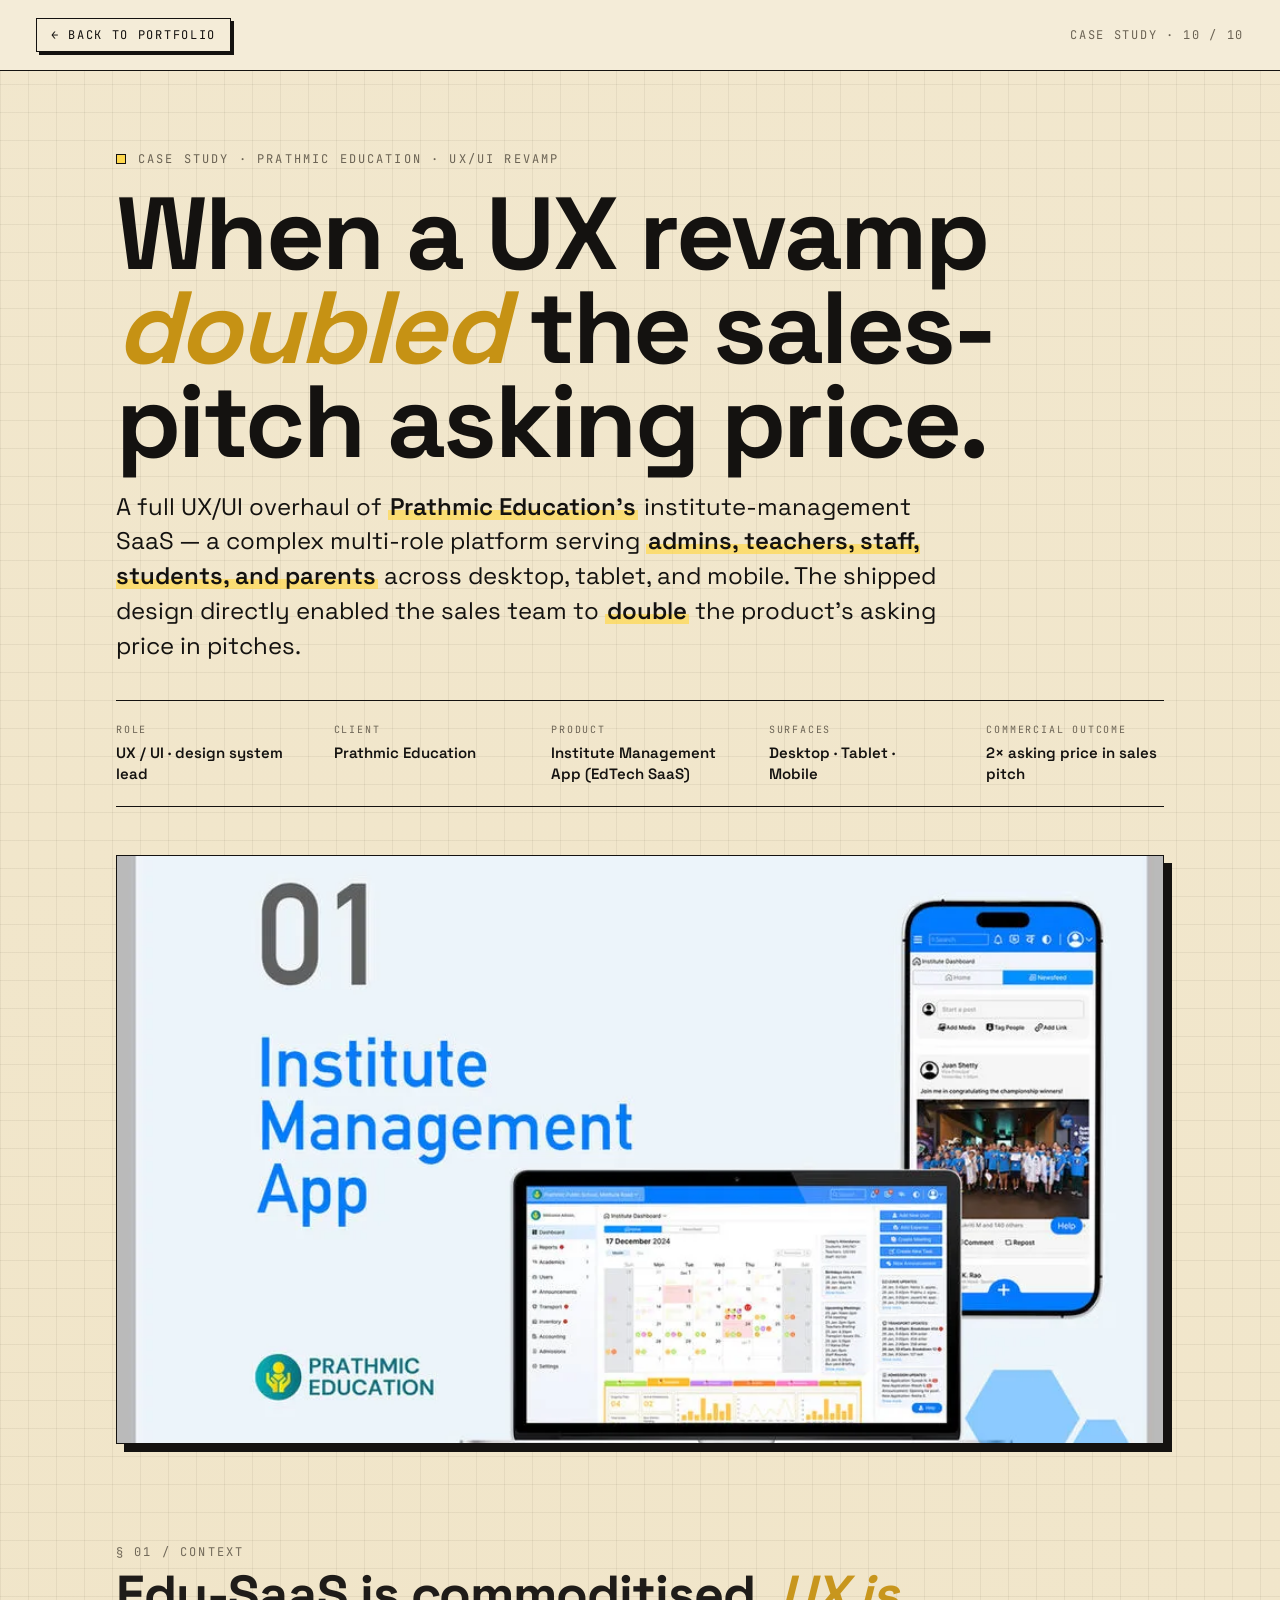
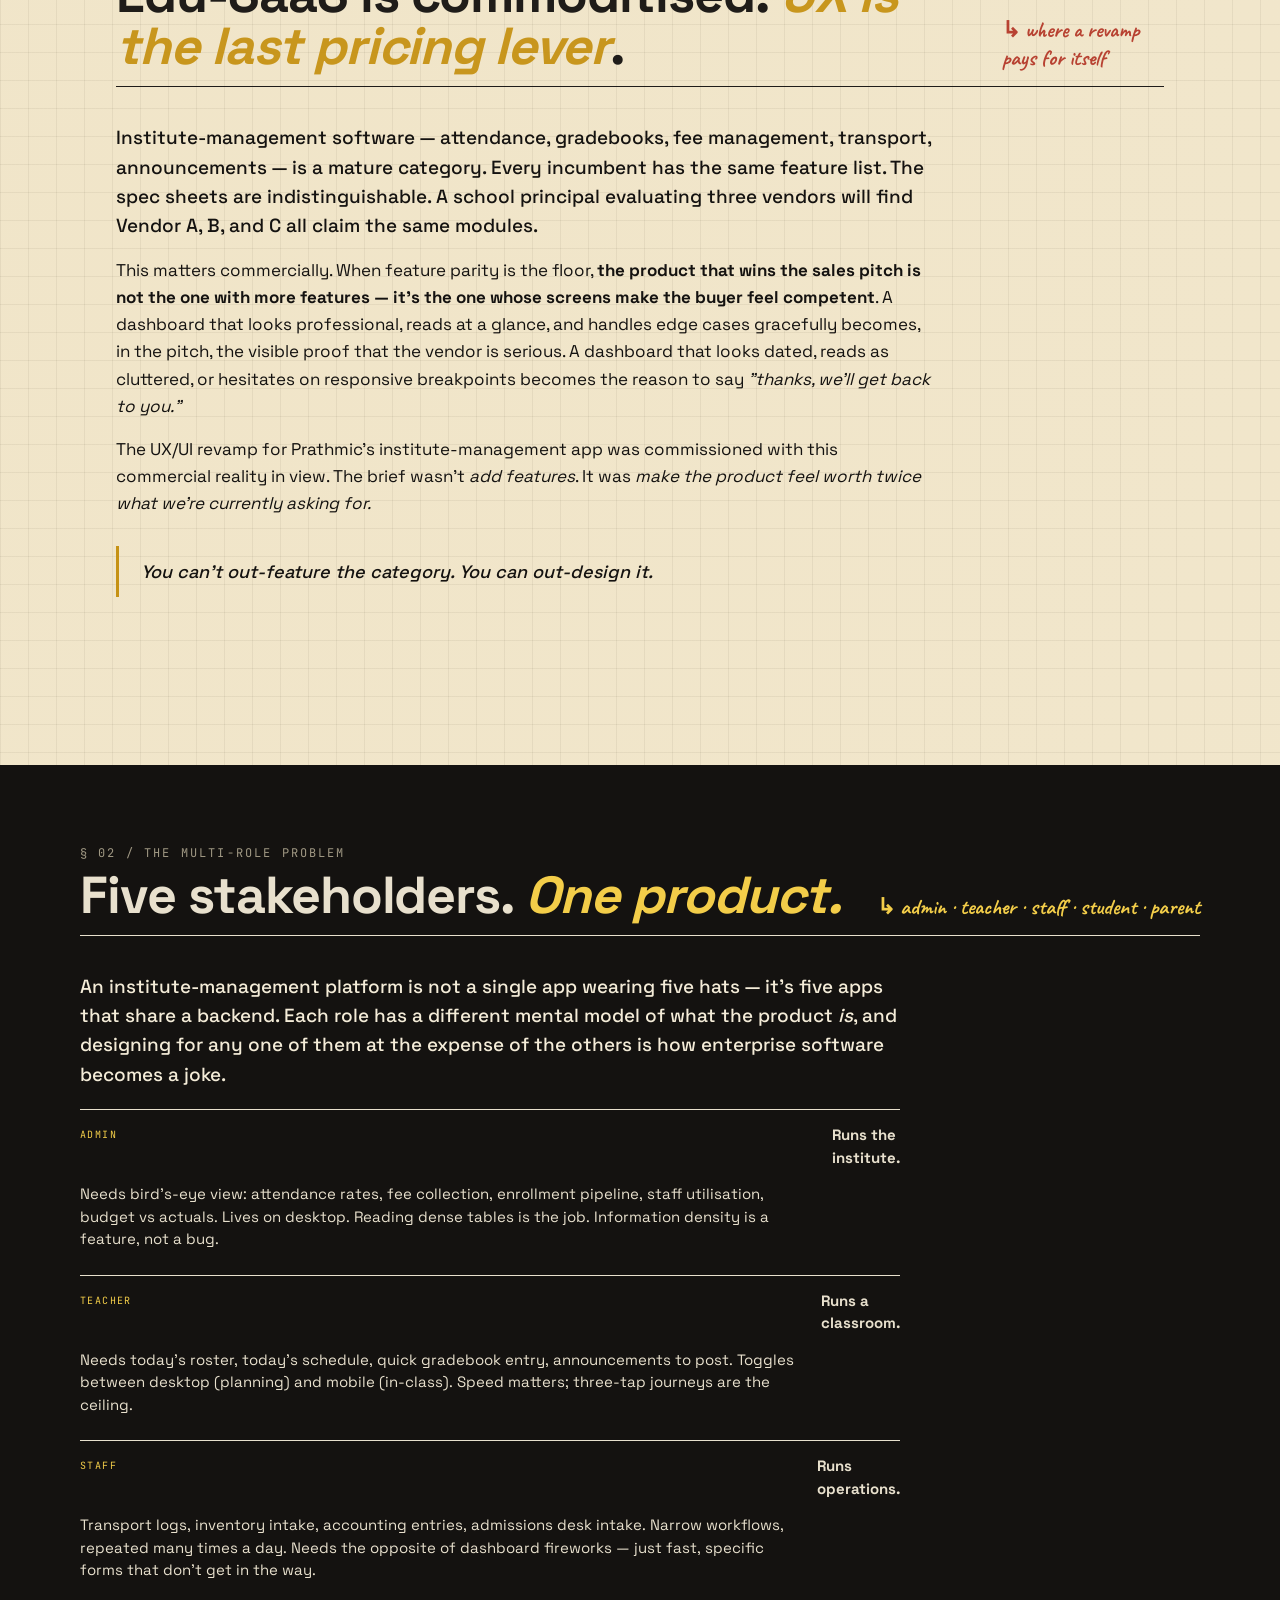
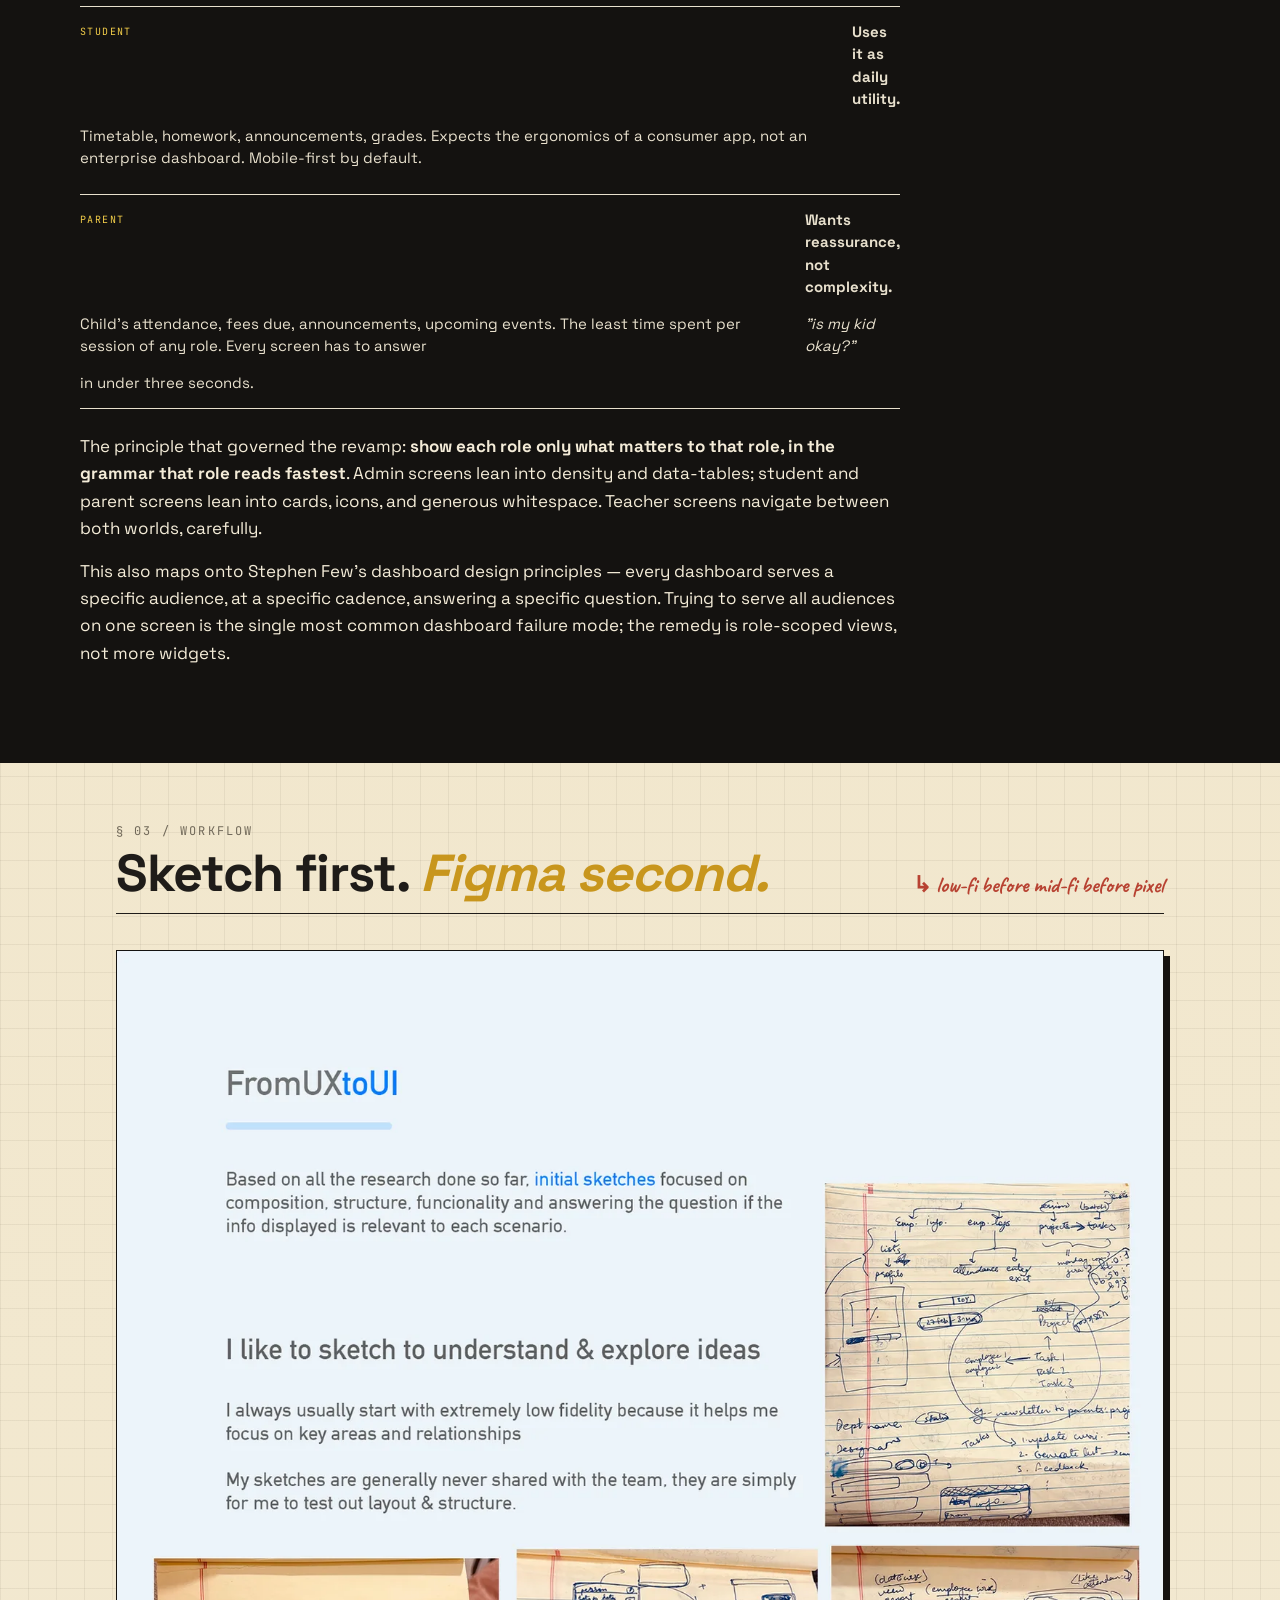
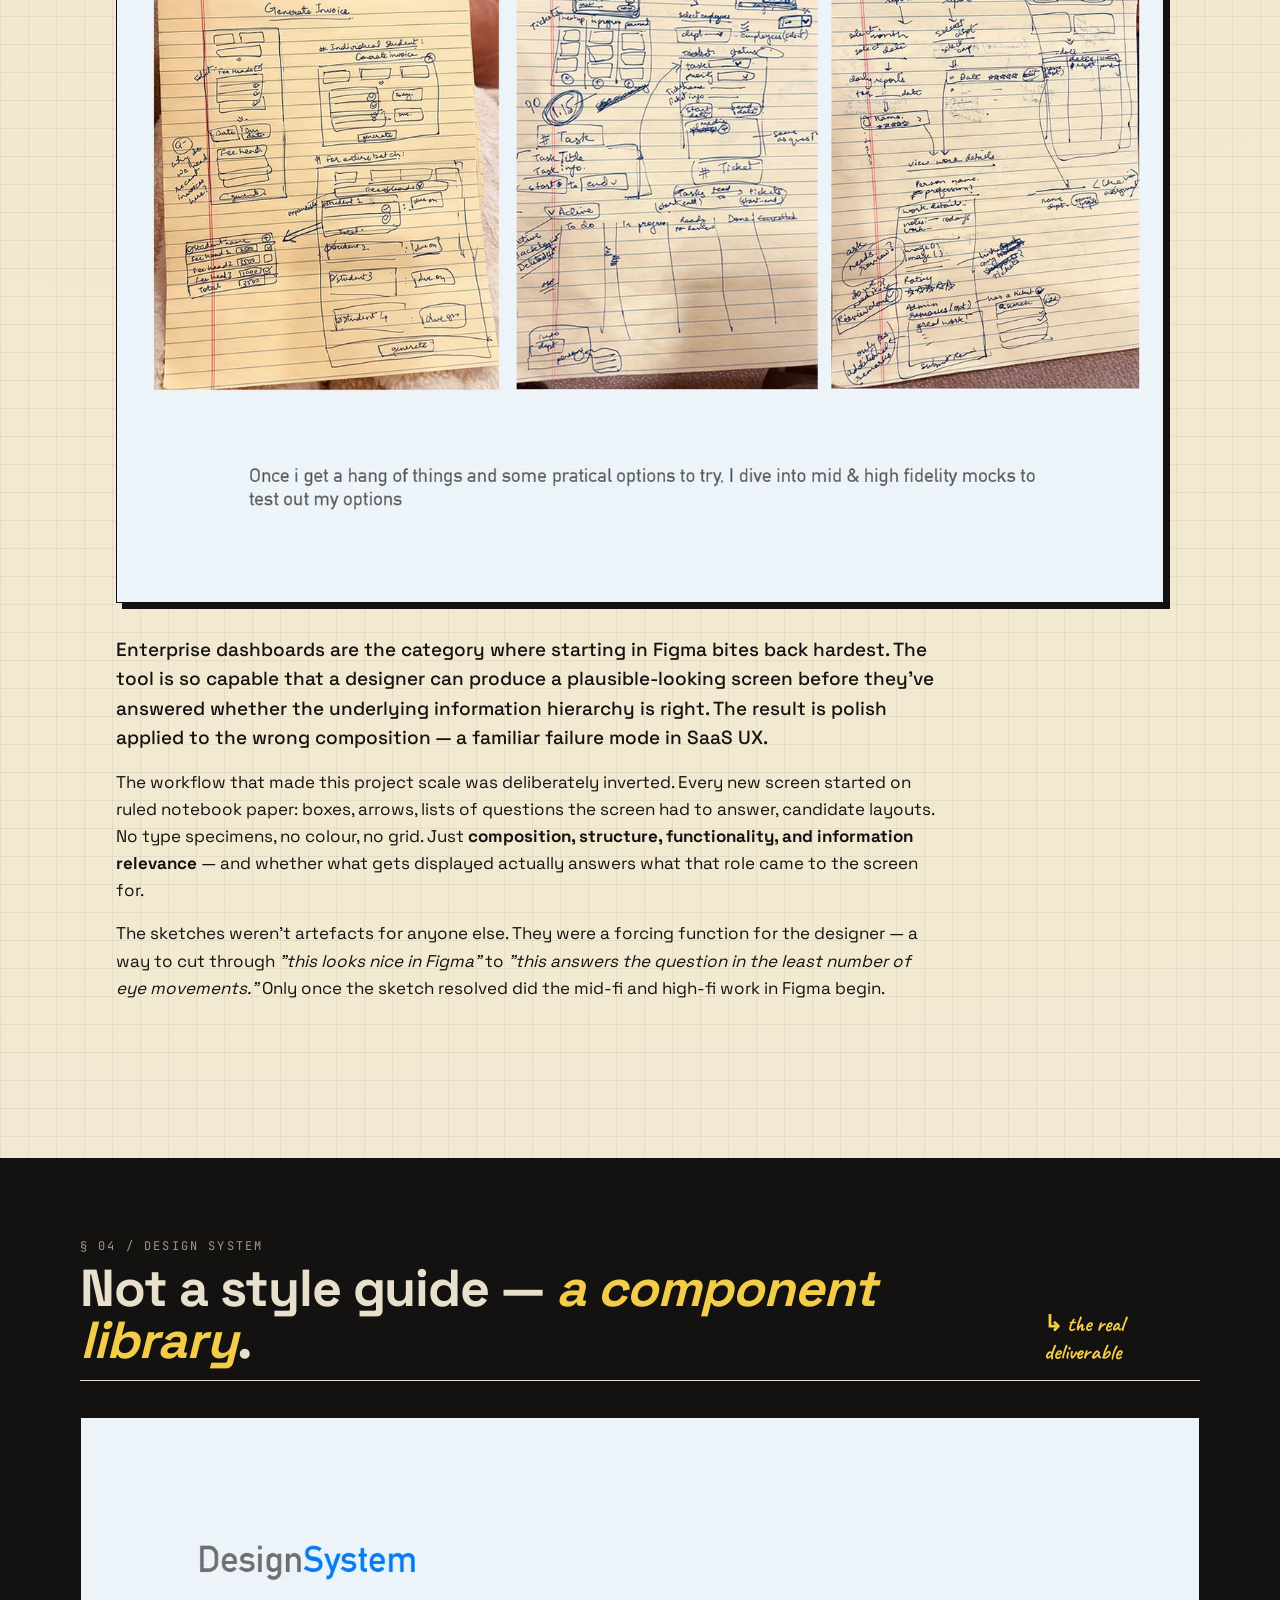
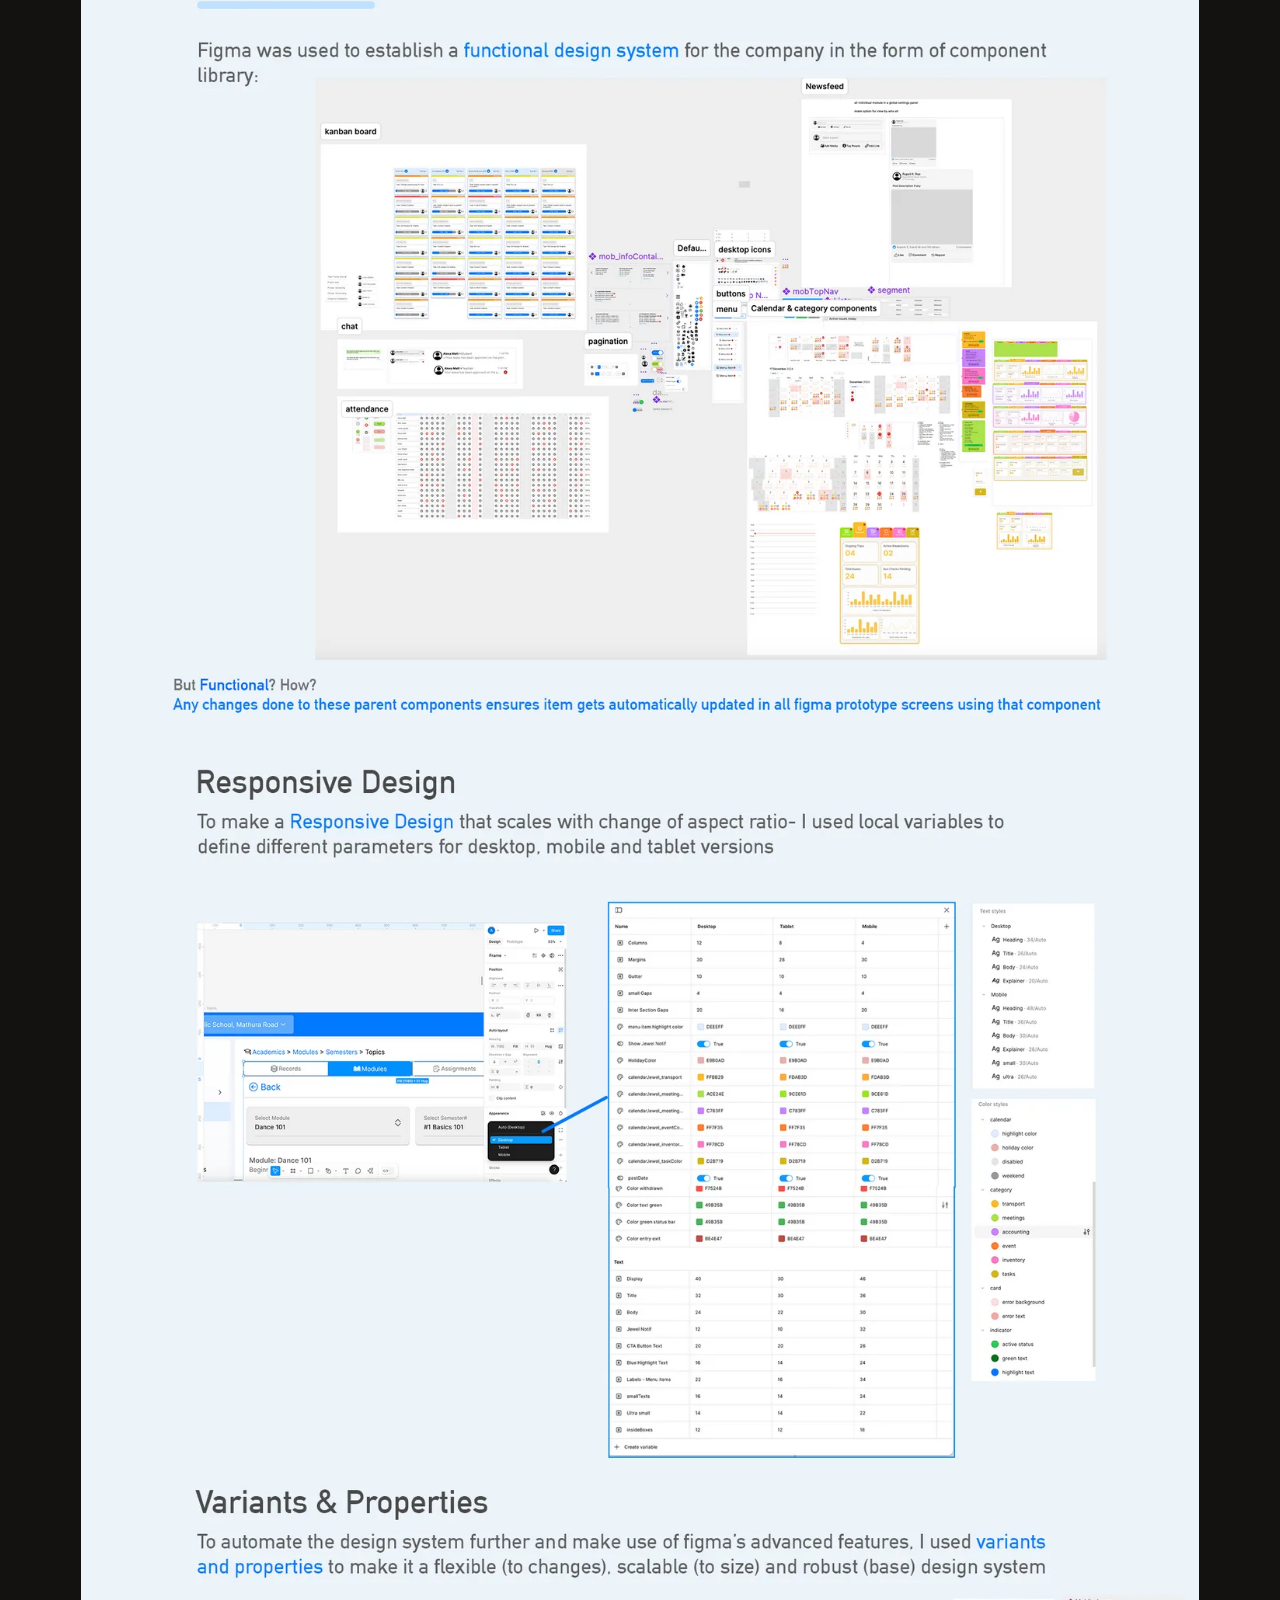
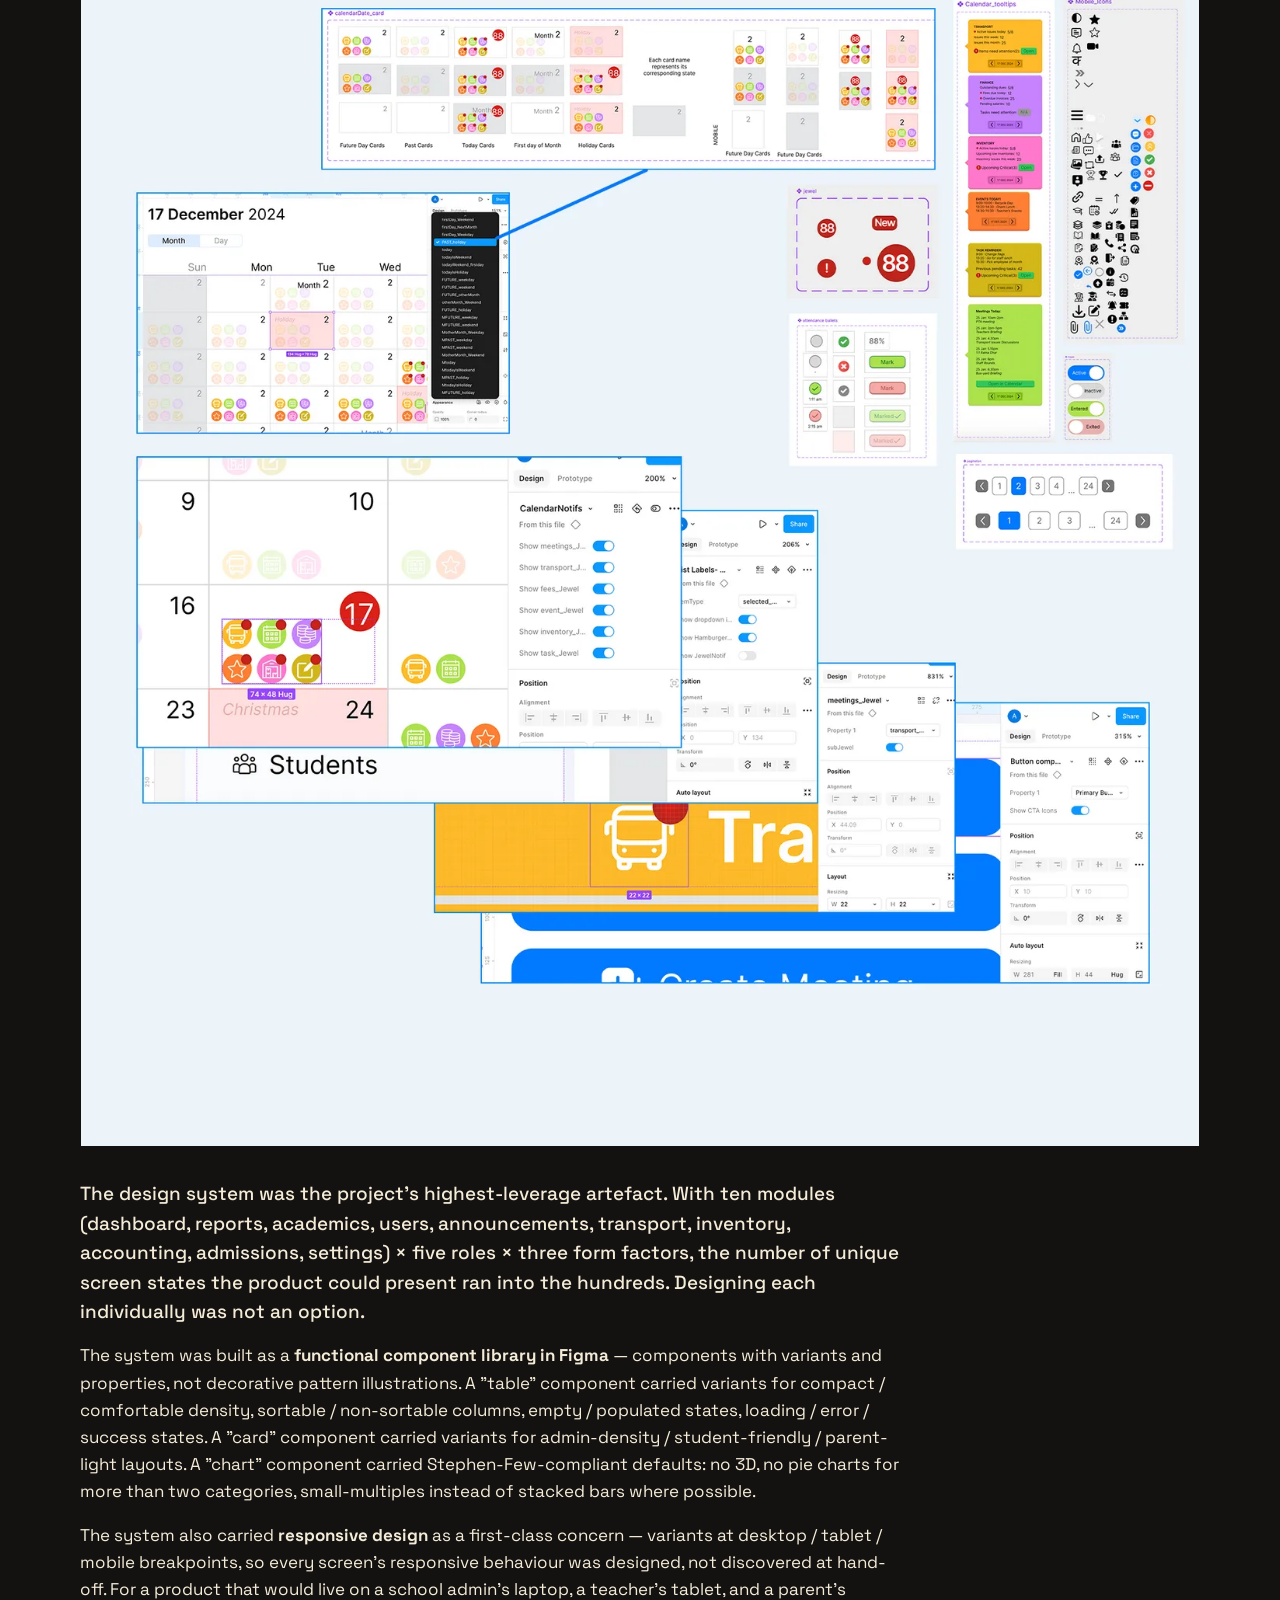
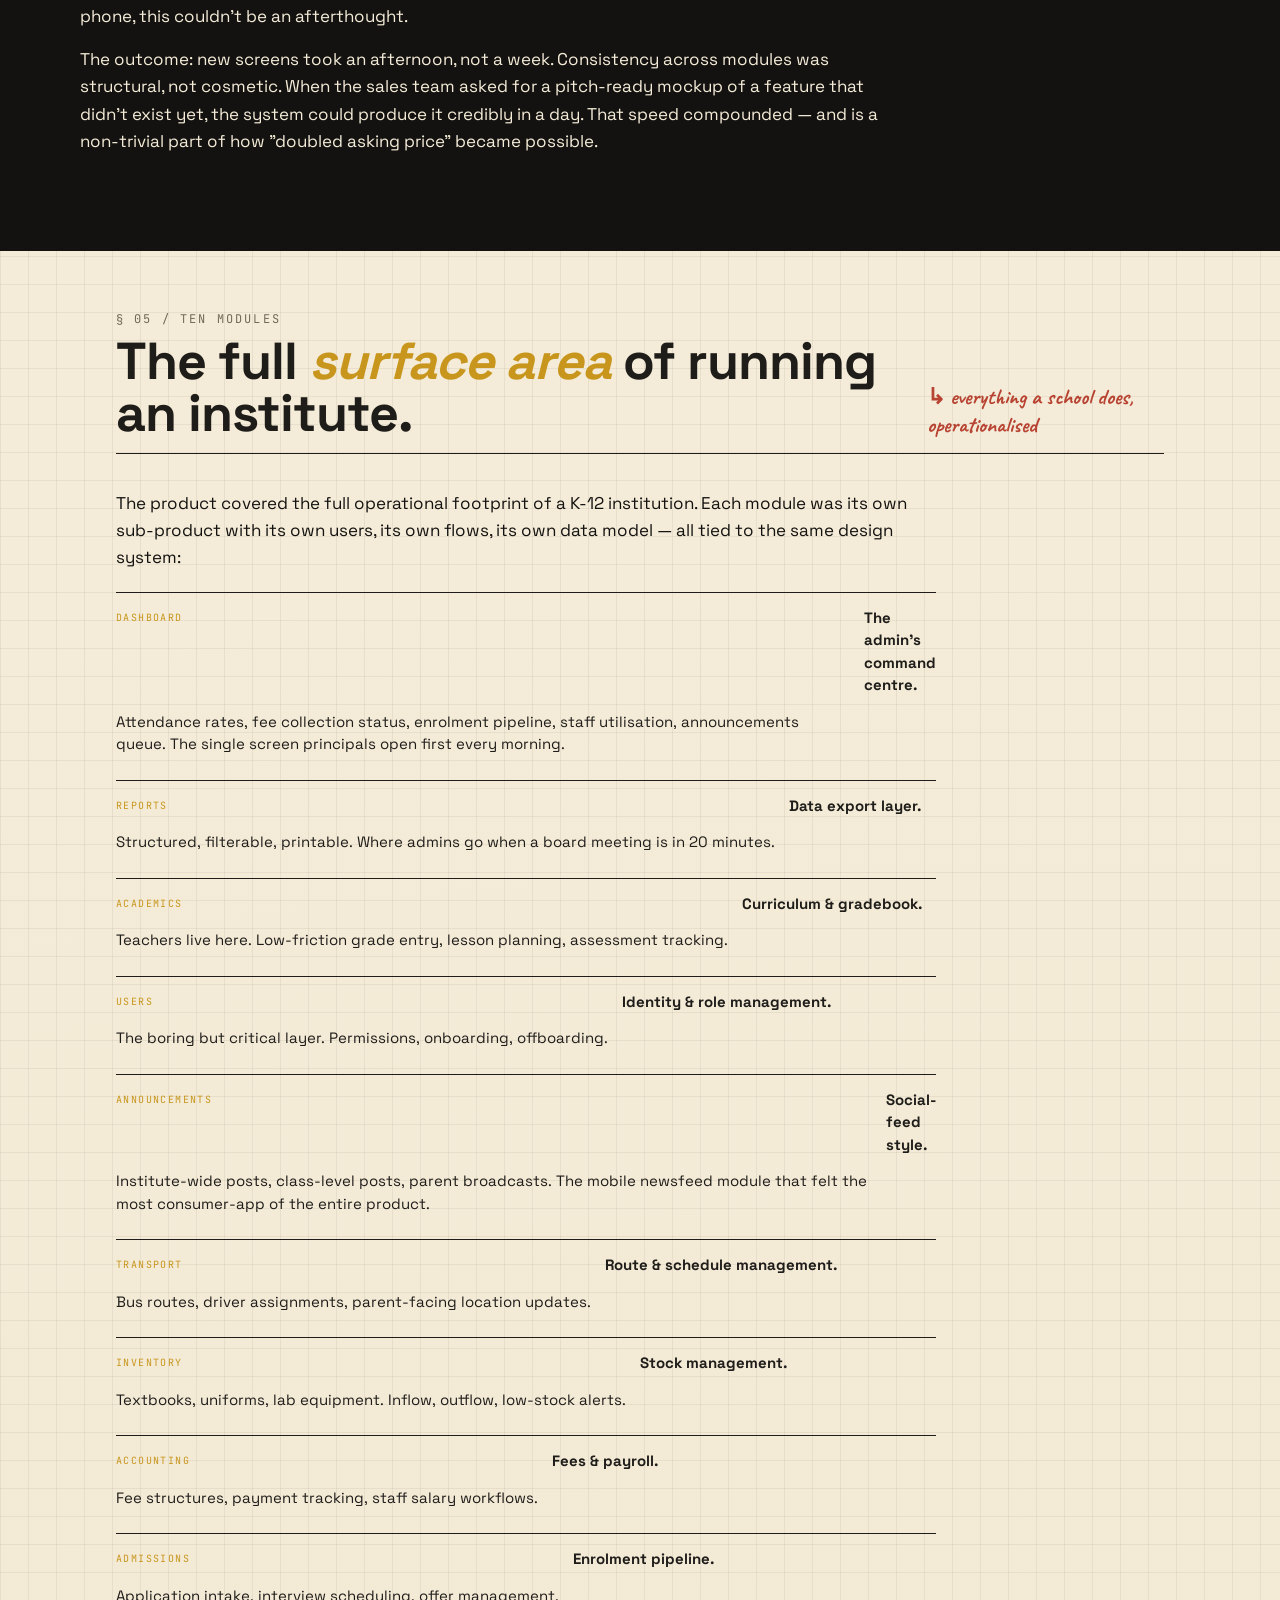
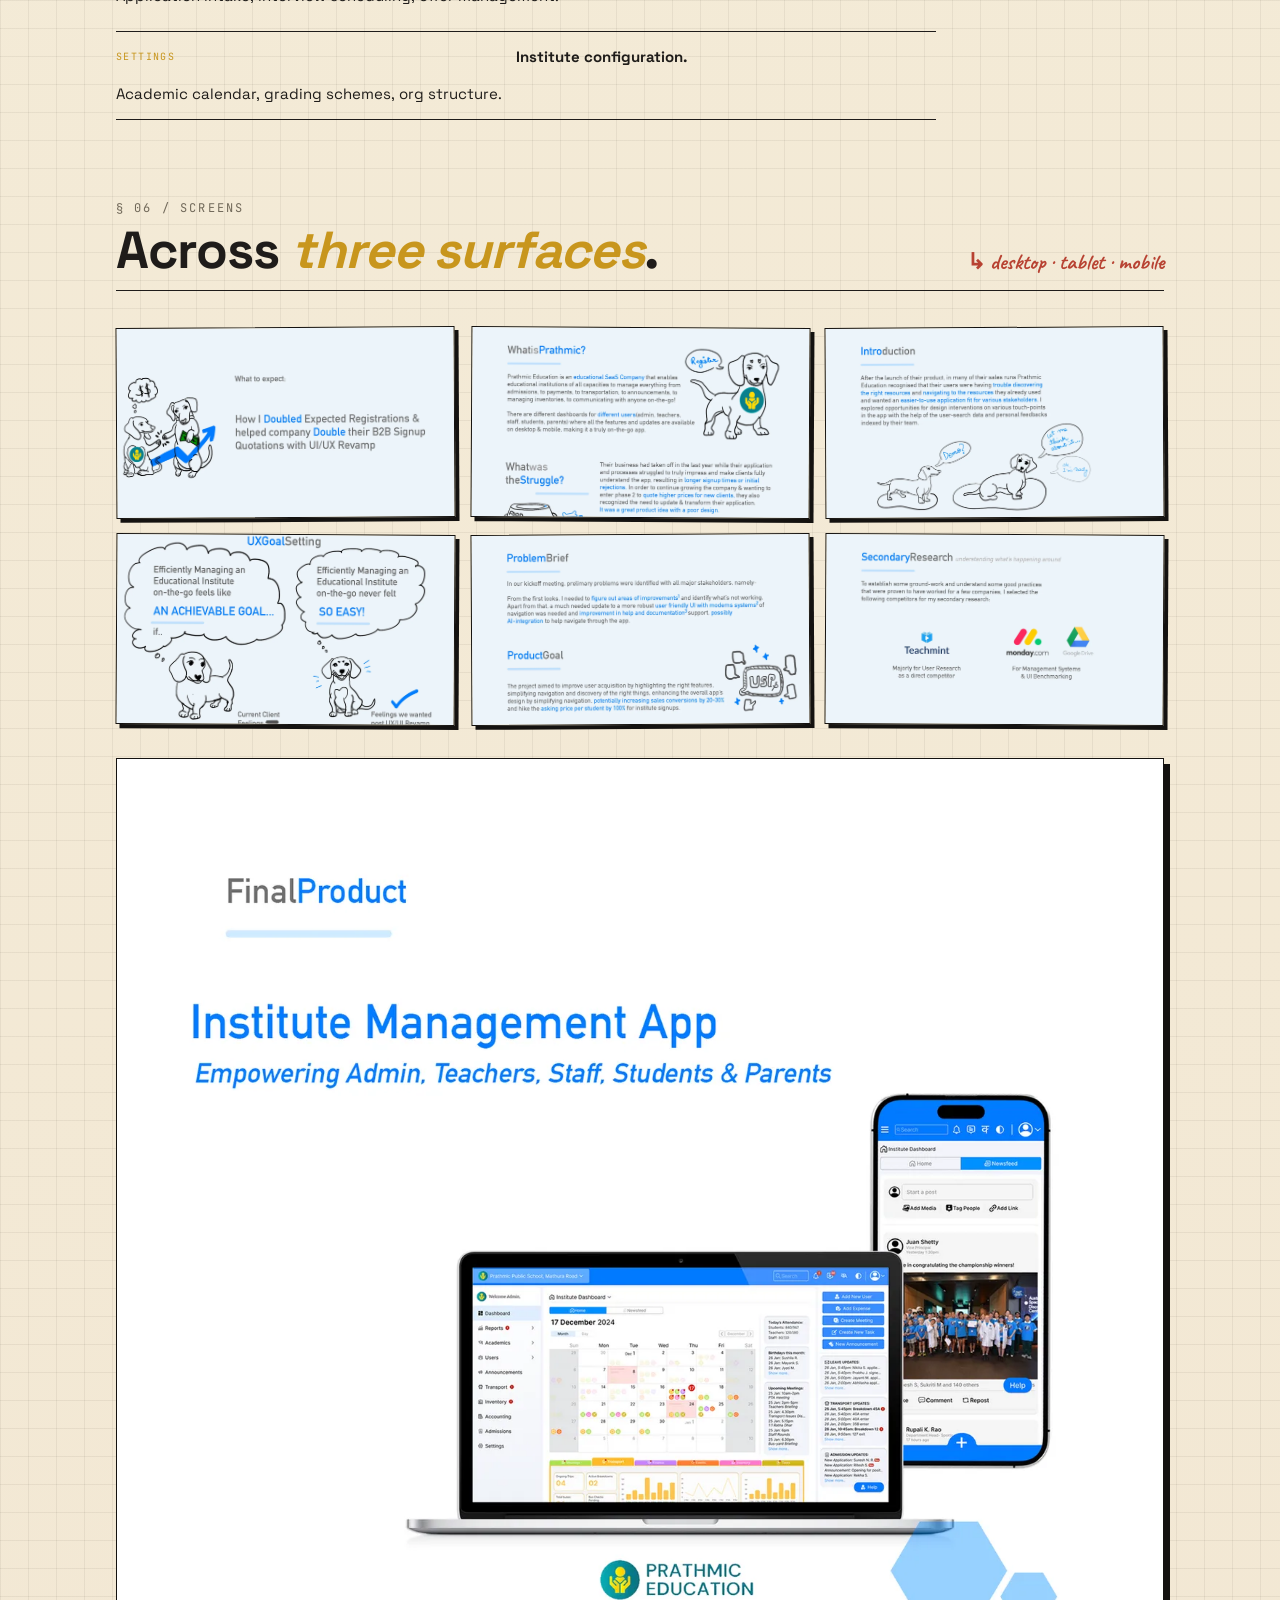
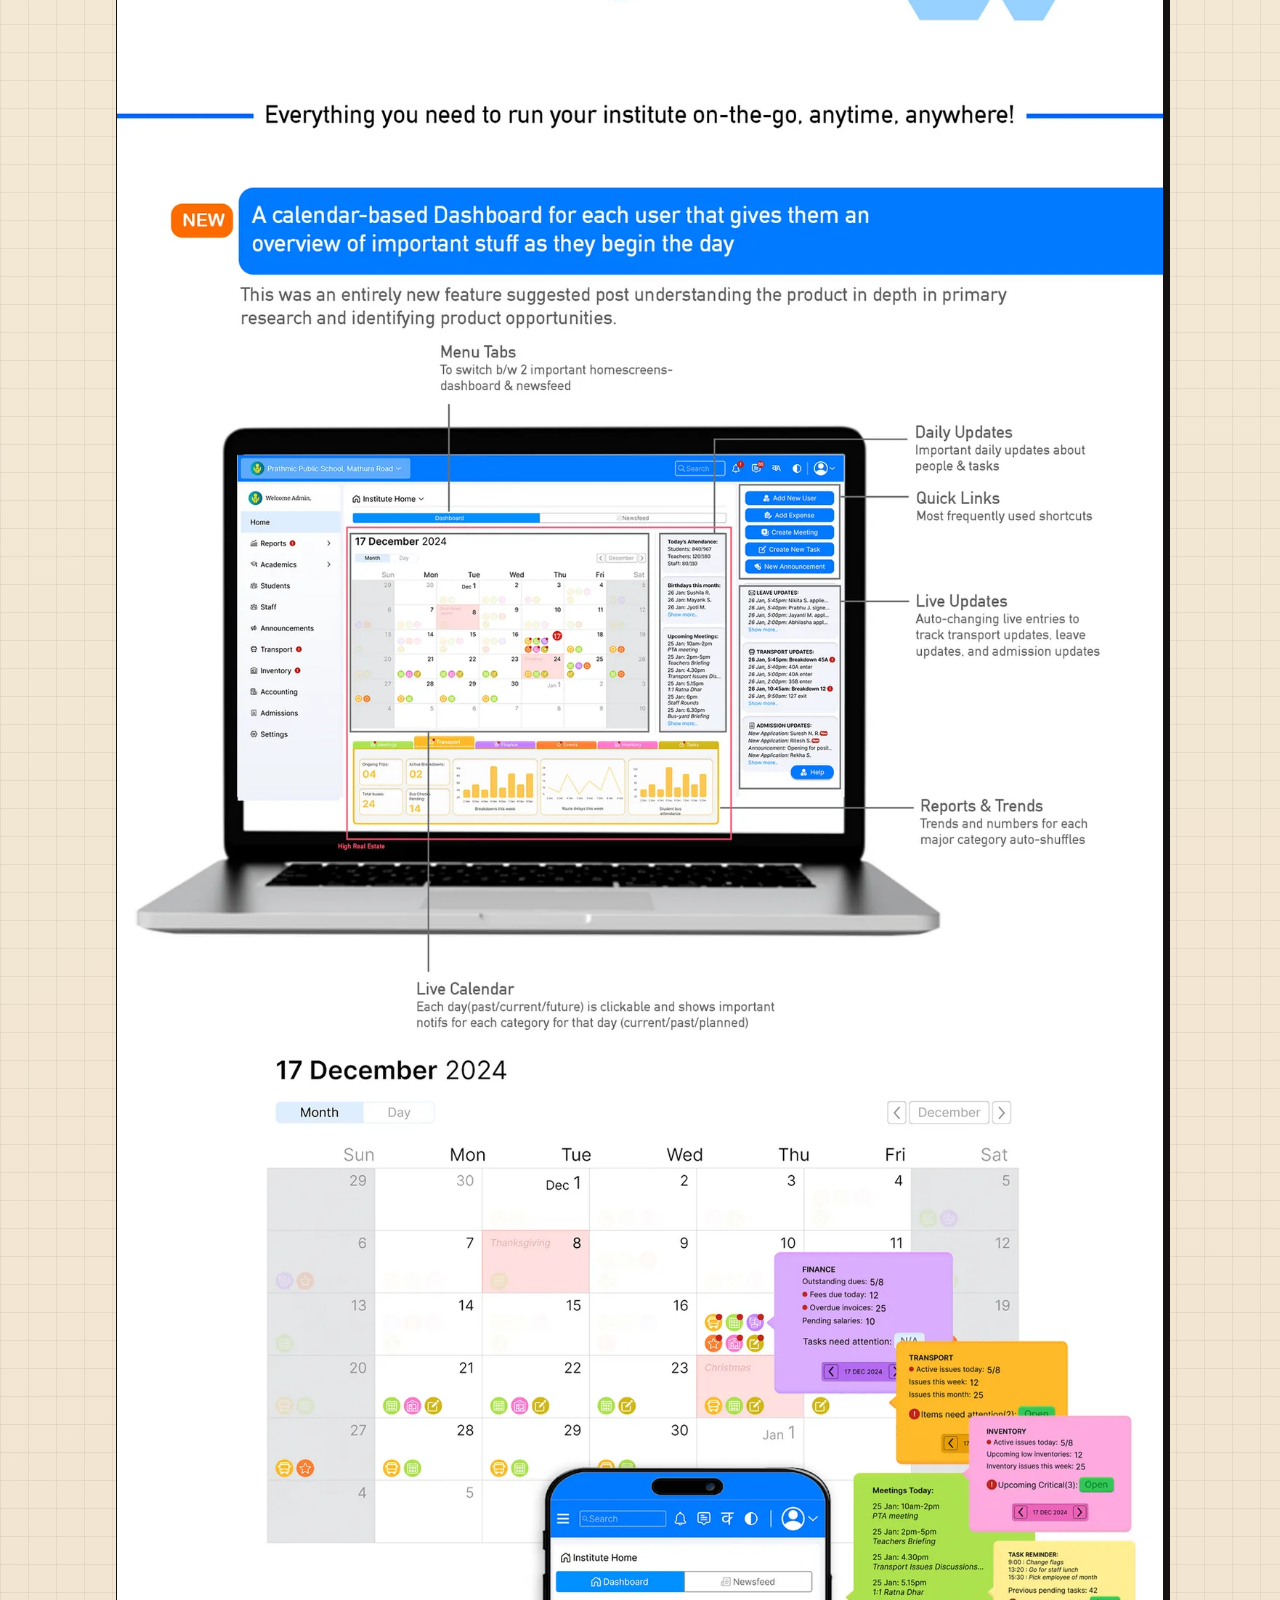
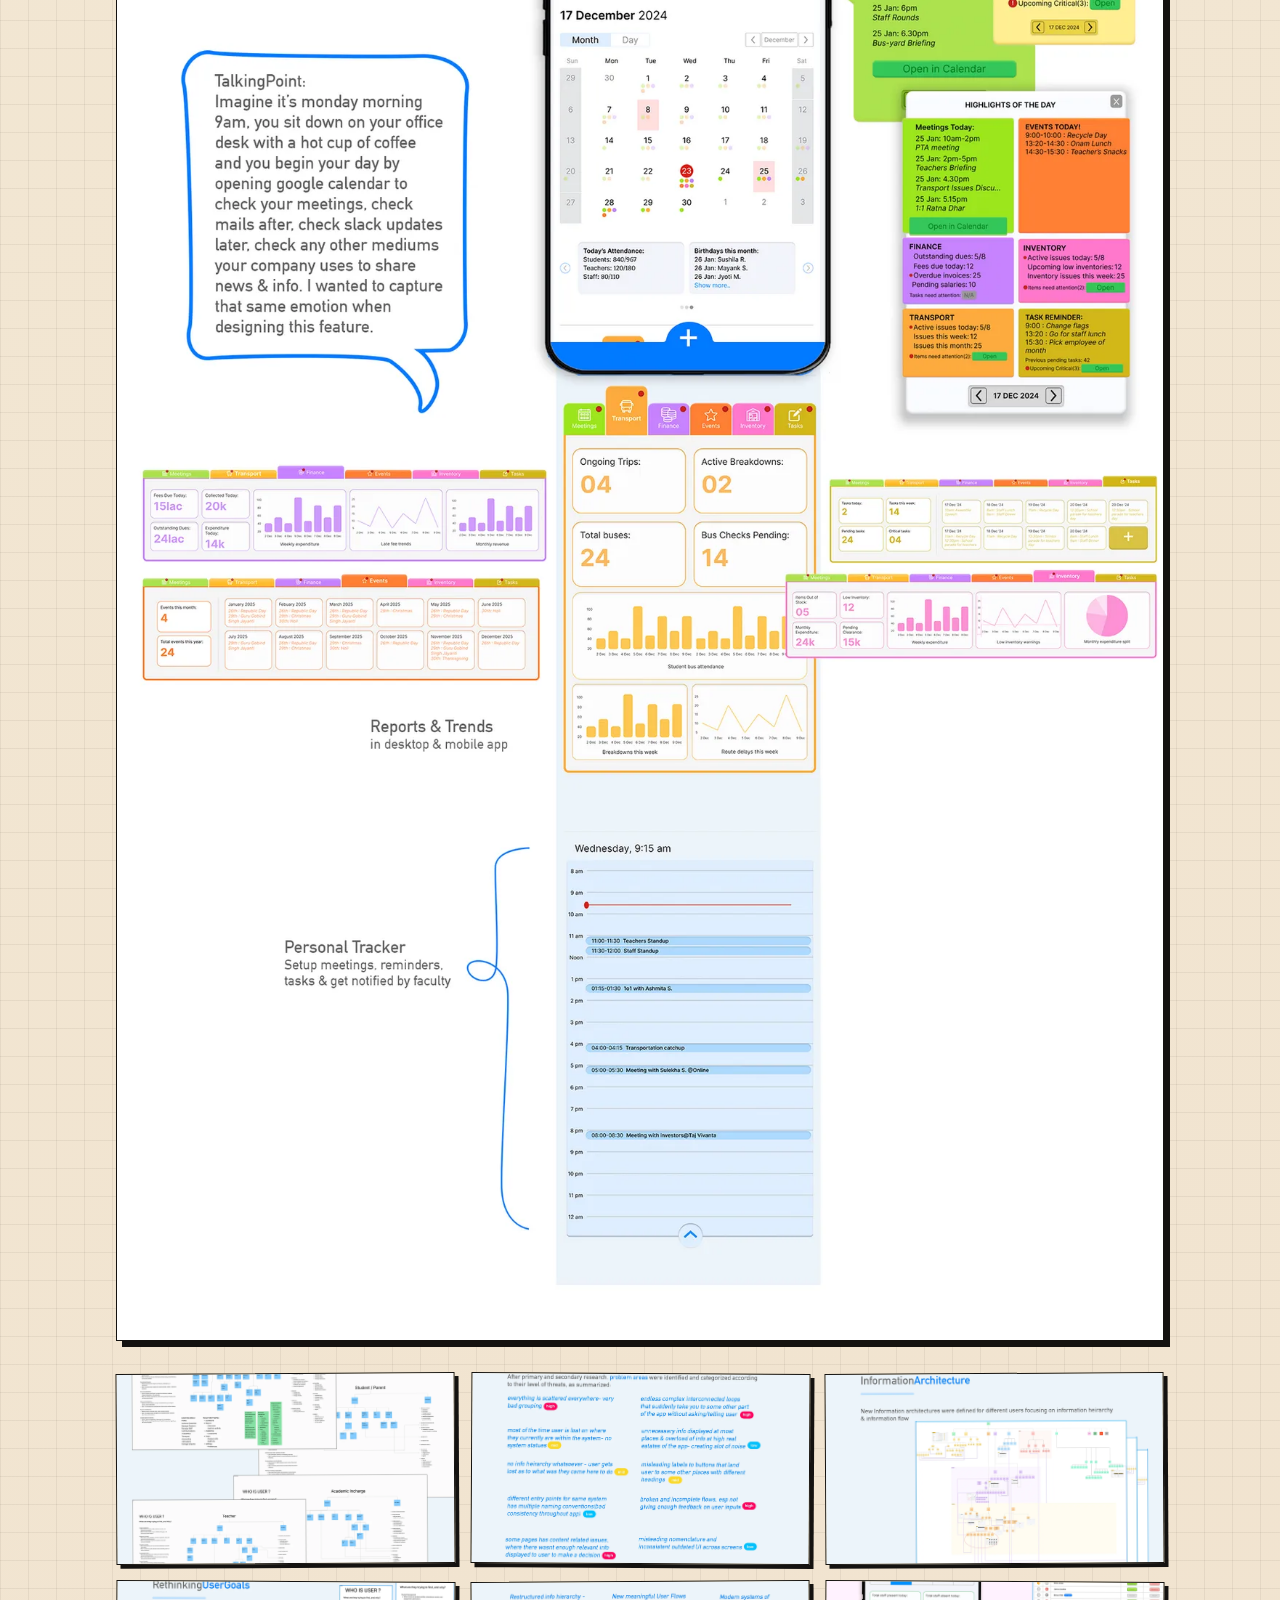
<file: case-studies/edu-saas-dashboard.html>
<!doctype html>
<html lang="en">
<head>
<meta charset="utf-8" />
<meta name="viewport" content="width=device-width,initial-scale=1" />
<title>Prathmic Institute Management — Edu SaaS · Abhilasha Singh</title>
<link rel="preconnect" href="https://fonts.googleapis.com">
<link rel="preconnect" href="https://fonts.gstatic.com" crossorigin>
<link href="https://fonts.googleapis.com/css2?family=Space+Grotesk:wght@400;500;600;700&family=JetBrains+Mono:wght@400;500;700&family=Caveat:wght@500;700&display=swap" rel="stylesheet">
<link rel="stylesheet" href="case-study.css">
</head>
<body>

<div class="topbar">
  <a class="back" href="../index.html">← back to portfolio</a>
  <div class="crumb">Case Study · 10 / 10</div>
</div>

<!-- Hero -->
<header class="hero">
  <div class="eyebrow"><span class="tick"></span><span>Case Study · Prathmic Education · UX/UI revamp</span></div>
  <h1>When a UX revamp <em>doubled</em> the sales-pitch asking price.</h1>
  <p class="sub">A full UX/UI overhaul of <b>Prathmic Education's</b> institute-management SaaS — a complex multi-role platform serving <b>admins, teachers, staff, students, and parents</b> across desktop, tablet, and mobile. The shipped design directly enabled the sales team to <b>double</b> the product's asking price in pitches.</p>

  <dl class="meta-grid">
    <div><dt>Role</dt><dd>UX / UI · design system lead</dd></div>
    <div><dt>Client</dt><dd>Prathmic Education</dd></div>
    <div><dt>Product</dt><dd>Institute Management App (EdTech SaaS)</dd></div>
    <div><dt>Surfaces</dt><dd>Desktop · Tablet · Mobile</dd></div>
    <div><dt>Commercial outcome</dt><dd>2× asking price in sales pitch</dd></div>
  </dl>

  <div class="hero-img">
    <img src="../assets/case-studies/edu-saas-dashboard/01.webp" alt="Prathmic Institute Management App — desktop + mobile dashboards">
  </div>
</header>

<!-- CONTEXT -->
<section class="block">
  <div class="sec-head">
    <div>
      <div class="sec-num">§ 01 / Context</div>
      <h2 class="sec-title">Edu-SaaS is commoditised. <em>UX is the last pricing lever</em>.</h2>
    </div>
    <div class="sec-kick">↳ where a revamp pays for itself</div>
  </div>
  <div class="prose">
    <p class="lead">Institute-management software — attendance, gradebooks, fee management, transport, announcements — is a mature category. Every incumbent has the same feature list. The spec sheets are indistinguishable. A school principal evaluating three vendors will find Vendor A, B, and C all claim the same modules.</p>

    <p>This matters commercially. When feature parity is the floor, <b>the product that wins the sales pitch is not the one with more features — it's the one whose screens make the buyer feel competent</b>. A dashboard that looks professional, reads at a glance, and handles edge cases gracefully becomes, in the pitch, the visible proof that the vendor is serious. A dashboard that looks dated, reads as cluttered, or hesitates on responsive breakpoints becomes the reason to say <em>"thanks, we'll get back to you."</em></p>

    <p>The UX/UI revamp for Prathmic's institute-management app was commissioned with this commercial reality in view. The brief wasn't <em>add features</em>. It was <em>make the product feel worth twice what we're currently asking for.</em></p>

    <div class="pull-quote">You can't out-feature the category. You can out-design it.</div>
  </div>
</section>

<!-- FIVE ROLES -->
<section class="block dark">
  <div class="inner">
    <div class="sec-head" style="border-bottom-color:var(--paper)">
      <div>
        <div class="sec-num">§ 02 / The Multi-Role Problem</div>
        <h2 class="sec-title">Five stakeholders. <em>One product.</em></h2>
      </div>
      <div class="sec-kick">↳ admin · teacher · staff · student · parent</div>
    </div>
    <div class="prose">
      <p class="lead">An institute-management platform is not a single app wearing five hats — it's five apps that share a backend. Each role has a different mental model of what the product <em>is</em>, and designing for any one of them at the expense of the others is how enterprise software becomes a joke.</p>

      <ul class="principle-list">
        <li data-tag="Admin"><b>Runs the institute.</b> Needs bird's-eye view: attendance rates, fee collection, enrollment pipeline, staff utilisation, budget vs actuals. Lives on desktop. Reading dense tables is the job. Information density is a feature, not a bug.</li>
        <li data-tag="Teacher"><b>Runs a classroom.</b> Needs today's roster, today's schedule, quick gradebook entry, announcements to post. Toggles between desktop (planning) and mobile (in-class). Speed matters; three-tap journeys are the ceiling.</li>
        <li data-tag="Staff"><b>Runs operations.</b> Transport logs, inventory intake, accounting entries, admissions desk intake. Narrow workflows, repeated many times a day. Needs the opposite of dashboard fireworks — just fast, specific forms that don't get in the way.</li>
        <li data-tag="Student"><b>Uses it as daily utility.</b> Timetable, homework, announcements, grades. Expects the ergonomics of a consumer app, not an enterprise dashboard. Mobile-first by default.</li>
        <li data-tag="Parent"><b>Wants reassurance, not complexity.</b> Child's attendance, fees due, announcements, upcoming events. The least time spent per session of any role. Every screen has to answer <em>"is my kid okay?"</em> in under three seconds.</li>
      </ul>

      <p style="margin-top:24px">The principle that governed the revamp: <b>show each role only what matters to that role, in the grammar that role reads fastest</b>. Admin screens lean into density and data-tables; student and parent screens lean into cards, icons, and generous whitespace. Teacher screens navigate between both worlds, carefully.</p>

      <p>This also maps onto Stephen Few's dashboard design principles — every dashboard serves a specific audience, at a specific cadence, answering a specific question. Trying to serve all audiences on one screen is the single most common dashboard failure mode; the remedy is role-scoped views, not more widgets.</p>
    </div>
  </div>
</section>

<!-- WORKFLOW -->
<section class="block">
  <div class="sec-head">
    <div>
      <div class="sec-num">§ 03 / Workflow</div>
      <h2 class="sec-title">Sketch first. <em>Figma second.</em></h2>
    </div>
    <div class="sec-kick">↳ low-fi before mid-fi before pixel</div>
  </div>

  <div class="wide-mock">
    <img src="../assets/case-studies/edu-saas-dashboard/22.webp" alt="From UX to UI — hand sketches exploring composition, structure, functionality" loading="lazy">
  </div>

  <div class="prose" style="margin-top:28px">
    <p class="lead">Enterprise dashboards are the category where starting in Figma bites back hardest. The tool is so capable that a designer can produce a plausible-looking screen before they've answered whether the underlying information hierarchy is right. The result is polish applied to the wrong composition — a familiar failure mode in SaaS UX.</p>

    <p>The workflow that made this project scale was deliberately inverted. Every new screen started on ruled notebook paper: boxes, arrows, lists of questions the screen had to answer, candidate layouts. No type specimens, no colour, no grid. Just <b>composition, structure, functionality, and information relevance</b> — and whether what gets displayed actually answers what that role came to the screen for.</p>

    <p>The sketches weren't artefacts for anyone else. They were a forcing function for the designer — a way to cut through <em>"this looks nice in Figma"</em> to <em>"this answers the question in the least number of eye movements."</em> Only once the sketch resolved did the mid-fi and high-fi work in Figma begin.</p>
  </div>
</section>

<!-- DESIGN SYSTEM -->
<section class="block dark">
  <div class="inner">
    <div class="sec-head" style="border-bottom-color:var(--paper)">
      <div>
        <div class="sec-num">§ 04 / Design System</div>
        <h2 class="sec-title">Not a style guide — <em>a component library</em>.</h2>
      </div>
      <div class="sec-kick">↳ the real deliverable</div>
    </div>

    <div class="wide-mock">
      <img src="../assets/case-studies/edu-saas-dashboard/24.webp" alt="Design system — Figma component library, responsive variants, properties" loading="lazy">
    </div>

    <div class="prose" style="margin-top:28px">
      <p class="lead">The design system was the project's highest-leverage artefact. With ten modules (dashboard, reports, academics, users, announcements, transport, inventory, accounting, admissions, settings) × five roles × three form factors, the number of unique screen states the product could present ran into the hundreds. Designing each individually was not an option.</p>

      <p>The system was built as a <b>functional component library in Figma</b> — components with variants and properties, not decorative pattern illustrations. A "table" component carried variants for compact / comfortable density, sortable / non-sortable columns, empty / populated states, loading / error / success states. A "card" component carried variants for admin-density / student-friendly / parent-light layouts. A "chart" component carried Stephen-Few-compliant defaults: no 3D, no pie charts for more than two categories, small-multiples instead of stacked bars where possible.</p>

      <p>The system also carried <b>responsive design</b> as a first-class concern — variants at desktop / tablet / mobile breakpoints, so every screen's responsive behaviour was designed, not discovered at hand-off. For a product that would live on a school admin's laptop, a teacher's tablet, and a parent's phone, this couldn't be an afterthought.</p>

      <p>The outcome: new screens took an afternoon, not a week. Consistency across modules was structural, not cosmetic. When the sales team asked for a pitch-ready mockup of a feature that didn't exist yet, the system could produce it credibly in a day. That speed compounded — and is a non-trivial part of how "doubled asking price" became possible.</p>
    </div>
  </div>
</section>

<!-- MODULES -->
<section class="block">
  <div class="sec-head">
    <div>
      <div class="sec-num">§ 05 / Ten Modules</div>
      <h2 class="sec-title">The full <em>surface area</em> of running an institute.</h2>
    </div>
    <div class="sec-kick">↳ everything a school does, operationalised</div>
  </div>
  <div class="prose">
    <p>The product covered the full operational footprint of a K-12 institution. Each module was its own sub-product with its own users, its own flows, its own data model — all tied to the same design system:</p>

    <ul class="principle-list">
      <li data-tag="Dashboard"><b>The admin's command centre.</b> Attendance rates, fee collection status, enrolment pipeline, staff utilisation, announcements queue. The single screen principals open first every morning.</li>
      <li data-tag="Reports"><b>Data export layer.</b> Structured, filterable, printable. Where admins go when a board meeting is in 20 minutes.</li>
      <li data-tag="Academics"><b>Curriculum &amp; gradebook.</b> Teachers live here. Low-friction grade entry, lesson planning, assessment tracking.</li>
      <li data-tag="Users"><b>Identity &amp; role management.</b> The boring but critical layer. Permissions, onboarding, offboarding.</li>
      <li data-tag="Announcements"><b>Social-feed style.</b> Institute-wide posts, class-level posts, parent broadcasts. The mobile newsfeed module that felt the most consumer-app of the entire product.</li>
      <li data-tag="Transport"><b>Route &amp; schedule management.</b> Bus routes, driver assignments, parent-facing location updates.</li>
      <li data-tag="Inventory"><b>Stock management.</b> Textbooks, uniforms, lab equipment. Inflow, outflow, low-stock alerts.</li>
      <li data-tag="Accounting"><b>Fees &amp; payroll.</b> Fee structures, payment tracking, staff salary workflows.</li>
      <li data-tag="Admissions"><b>Enrolment pipeline.</b> Application intake, interview scheduling, offer management.</li>
      <li data-tag="Settings"><b>Institute configuration.</b> Academic calendar, grading schemes, org structure.</li>
    </ul>
  </div>
</section>

<!-- GALLERY OF SCREENS -->
<section class="block">
  <div class="sec-head">
    <div>
      <div class="sec-num">§ 06 / Screens</div>
      <h2 class="sec-title">Across <em>three surfaces</em>.</h2>
    </div>
    <div class="sec-kick">↳ desktop · tablet · mobile</div>
  </div>

  <div class="gallery">
    <figure><img src="../assets/case-studies/edu-saas-dashboard/02.webp" alt="Dashboard overview" loading="lazy"></figure>
    <figure><img src="../assets/case-studies/edu-saas-dashboard/03.webp" alt="Academics module" loading="lazy"></figure>
    <figure><img src="../assets/case-studies/edu-saas-dashboard/04.webp" alt="Admin dashboard" loading="lazy"></figure>
    <figure><img src="../assets/case-studies/edu-saas-dashboard/05.webp" alt="Reports module" loading="lazy"></figure>
    <figure><img src="../assets/case-studies/edu-saas-dashboard/06.webp" alt="Users / role management" loading="lazy"></figure>
    <figure><img src="../assets/case-studies/edu-saas-dashboard/07.webp" alt="Announcements &amp; newsfeed" loading="lazy"></figure>
  </div>

  <div class="wide-mock">
    <img src="../assets/case-studies/edu-saas-dashboard/25.webp" alt="Institute Management App — full product composite" loading="lazy">
  </div>

  <div class="gallery">
    <figure><img src="../assets/case-studies/edu-saas-dashboard/11.webp" alt="Transport module" loading="lazy"></figure>
    <figure><img src="../assets/case-studies/edu-saas-dashboard/14.webp" alt="Inventory module" loading="lazy"></figure>
    <figure><img src="../assets/case-studies/edu-saas-dashboard/17.webp" alt="Accounting module" loading="lazy"></figure>
    <figure><img src="../assets/case-studies/edu-saas-dashboard/19.webp" alt="Admissions module" loading="lazy"></figure>
    <figure><img src="../assets/case-studies/edu-saas-dashboard/21.webp" alt="Settings module" loading="lazy"></figure>
    <figure><img src="../assets/case-studies/edu-saas-dashboard/27.webp" alt="Mobile view — parent dashboard" loading="lazy"></figure>
  </div>
</section>

<!-- SALES PITCH AS TEST -->
<section class="block dark">
  <div class="inner">
    <div class="sec-head" style="border-bottom-color:var(--paper)">
      <div>
        <div class="sec-num">§ 07 / The Sales Pitch as UX Test</div>
        <h2 class="sec-title">The pricing room is a <em>usability lab</em> in disguise.</h2>
      </div>
      <div class="sec-kick">↳ where B2B UX actually gets graded</div>
    </div>
    <div class="prose">
      <p class="lead">Most UX work in B2B SaaS is tested against task-completion metrics, error rates, time-on-task. These are fine metrics. They are not the metrics that determine whether a product wins a buyer.</p>

      <p>The real usability test in B2B is the sales pitch itself. A school principal, in the room, with the sales engineer clicking through the product — their body language, their questions, their half-spoken concerns are the most concentrated qualitative usability signal the product will ever get. When the principal leans forward at the dashboard; when they start narrating what they think they're seeing; when they ask about a feature that isn't on the spec sheet but is visible on the screen — the UX is <em>working</em>. When they say <em>"and how do I find [X]?"</em> and the answer takes more than ten seconds to demonstrate — the UX is <em>not</em>.</p>

      <p>The revamp was tuned against this specific signal. Every design iteration was reviewed with the question <em>how will this screen behave in a pitch?</em> — not just <em>how does this screen behave in use?</em> The two questions overlap but are not identical. Pitch-optimised screens lead with the buyer's mental model, surface the most impressive data front-and-centre, and hide complexity behind progressive disclosure. Use-optimised screens trade drama for efficiency.</p>

      <p>A product built to win the pitch, that also works under daily use, is a product that earns premium pricing. The 2× outcome wasn't magic — it was the predictable effect of designing for both sides of the buyer's attention simultaneously.</p>
    </div>
  </div>
</section>

<!-- OUTCOME -->
<section class="block">
  <div class="sec-head">
    <div>
      <div class="sec-num">§ 08 / Outcome</div>
      <h2 class="sec-title">Design that <em>showed up on the invoice</em>.</h2>
    </div>
    <div class="sec-kick">↳ commercial effect of a UX revamp</div>
  </div>

  <div class="outcome-row">
    <div class="stat"><div class="n">2×</div><div class="l">Asking price lift</div></div>
    <div class="stat"><div class="n">10</div><div class="l">Modules designed</div></div>
    <div class="stat"><div class="n">5</div><div class="l">Stakeholder roles</div></div>
    <div class="stat"><div class="n">3</div><div class="l">Form factors</div></div>
  </div>

  <div class="prose">
    <p class="lead">The UX/UI revamp enabled Prathmic Education to credibly double the asking price in sales pitches — a <b>direct, measurable, revenue-shaped outcome</b> that most UX projects never get to claim. The design did what the feature list alone could not: made a saturated-category SaaS feel like a premium product.</p>

    <p>The durable residue of the project, though, sits in two places. First, the <b>design system</b> — Figma component library with variants and responsive breakpoints — continued to produce new screens long after the initial revamp, because the system had been built to carry the product forward, not to decorate it for one pitch cycle. Second, the <b>pricing-as-UX-signal framing</b> — that enterprise design is ultimately evaluated in the sales room, and designing with that room in view produces different screens than designing against task-completion metrics alone.</p>

    <p>Of all the projects in this portfolio, this one sits furthest from games. And yet the underlying move is the same one that runs through the match-3 work, the Collection System case, the Research Strategies toolkit: <em>be specific about who the user is, what they came for, and what the surface has to do for them — and design the rest as infrastructure, not decoration.</em></p>
  </div>
  <span class="note">↑ design showed up on the invoice.</span>
</section>

<nav class="nextprev">
  <a href="ewaste-recycling.html">← prev: E-Waste Recycling</a>
  <a class="to-portfolio" href="../index.html">Abhilasha Singh · Portfolio v26</a>
  <a href="../index.html#work" style="text-align:right">all case studies →</a>
</nav>

</body>
</html>
</file>
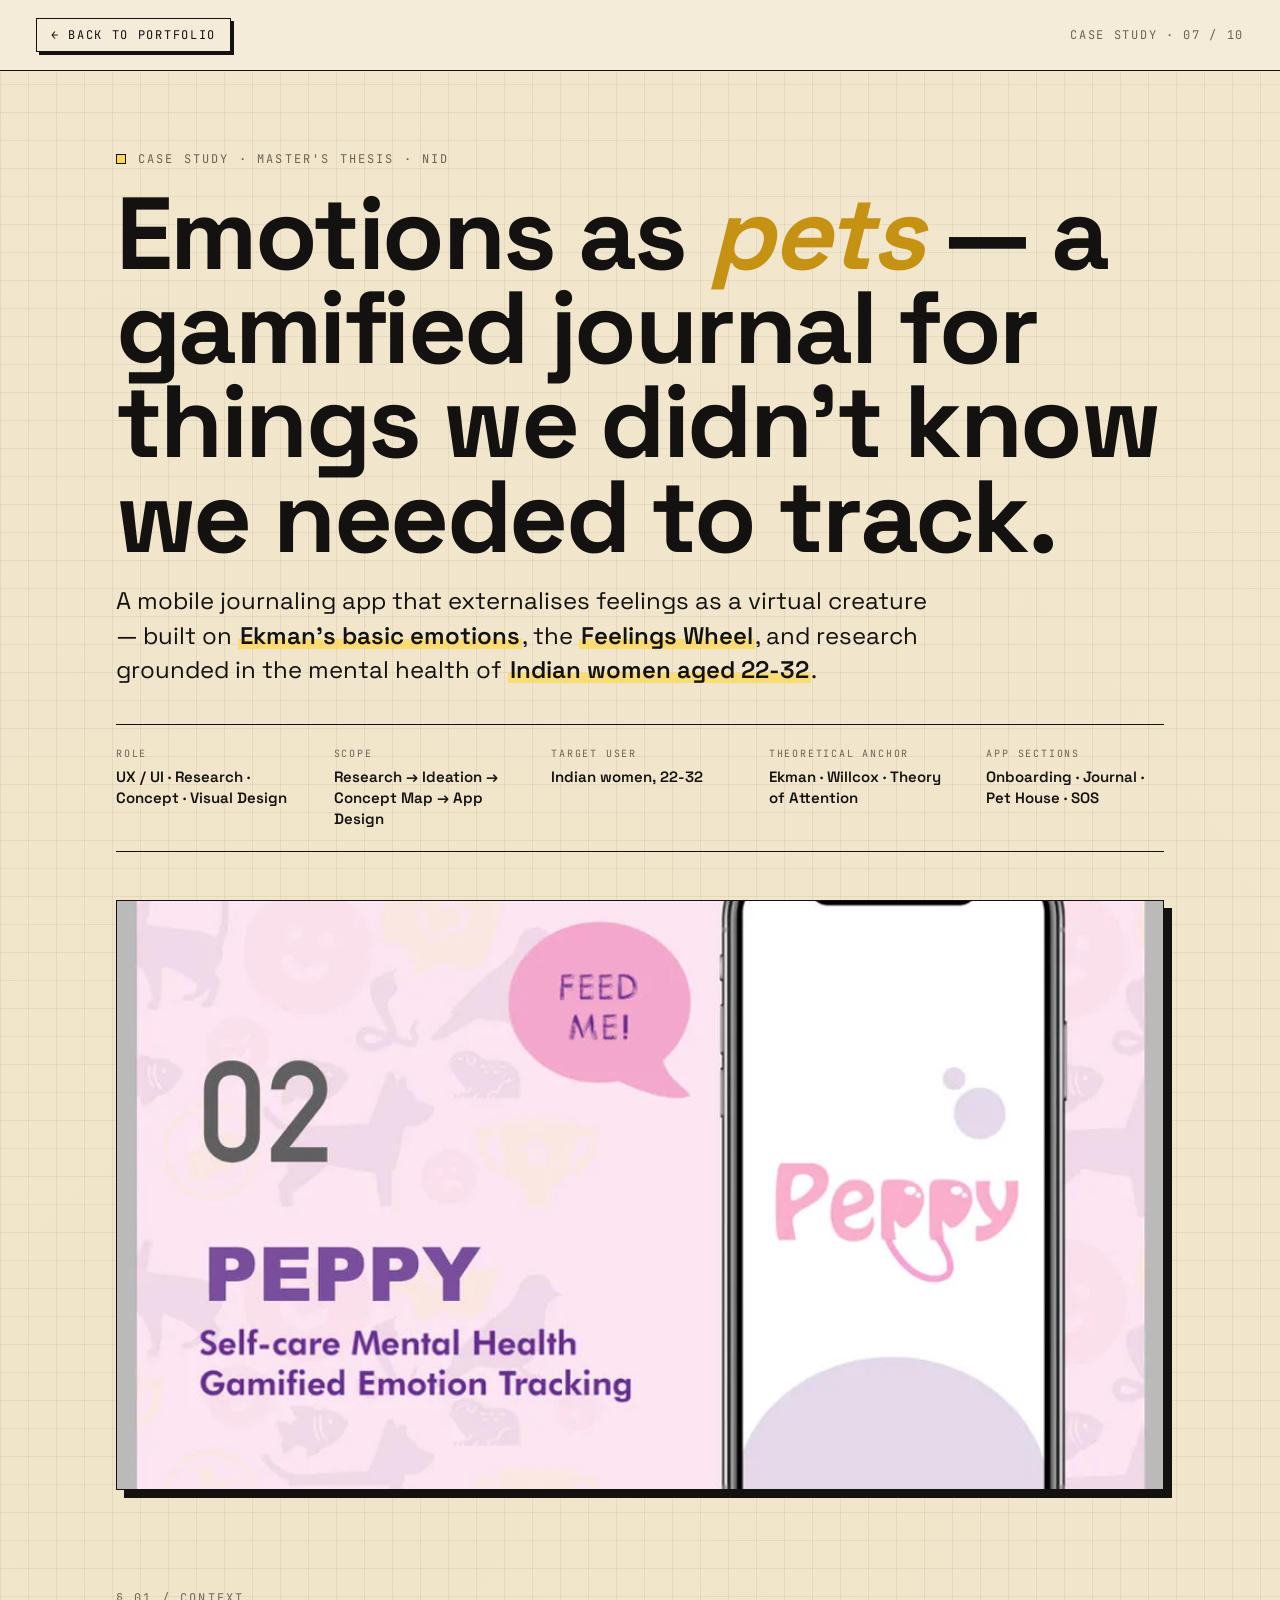
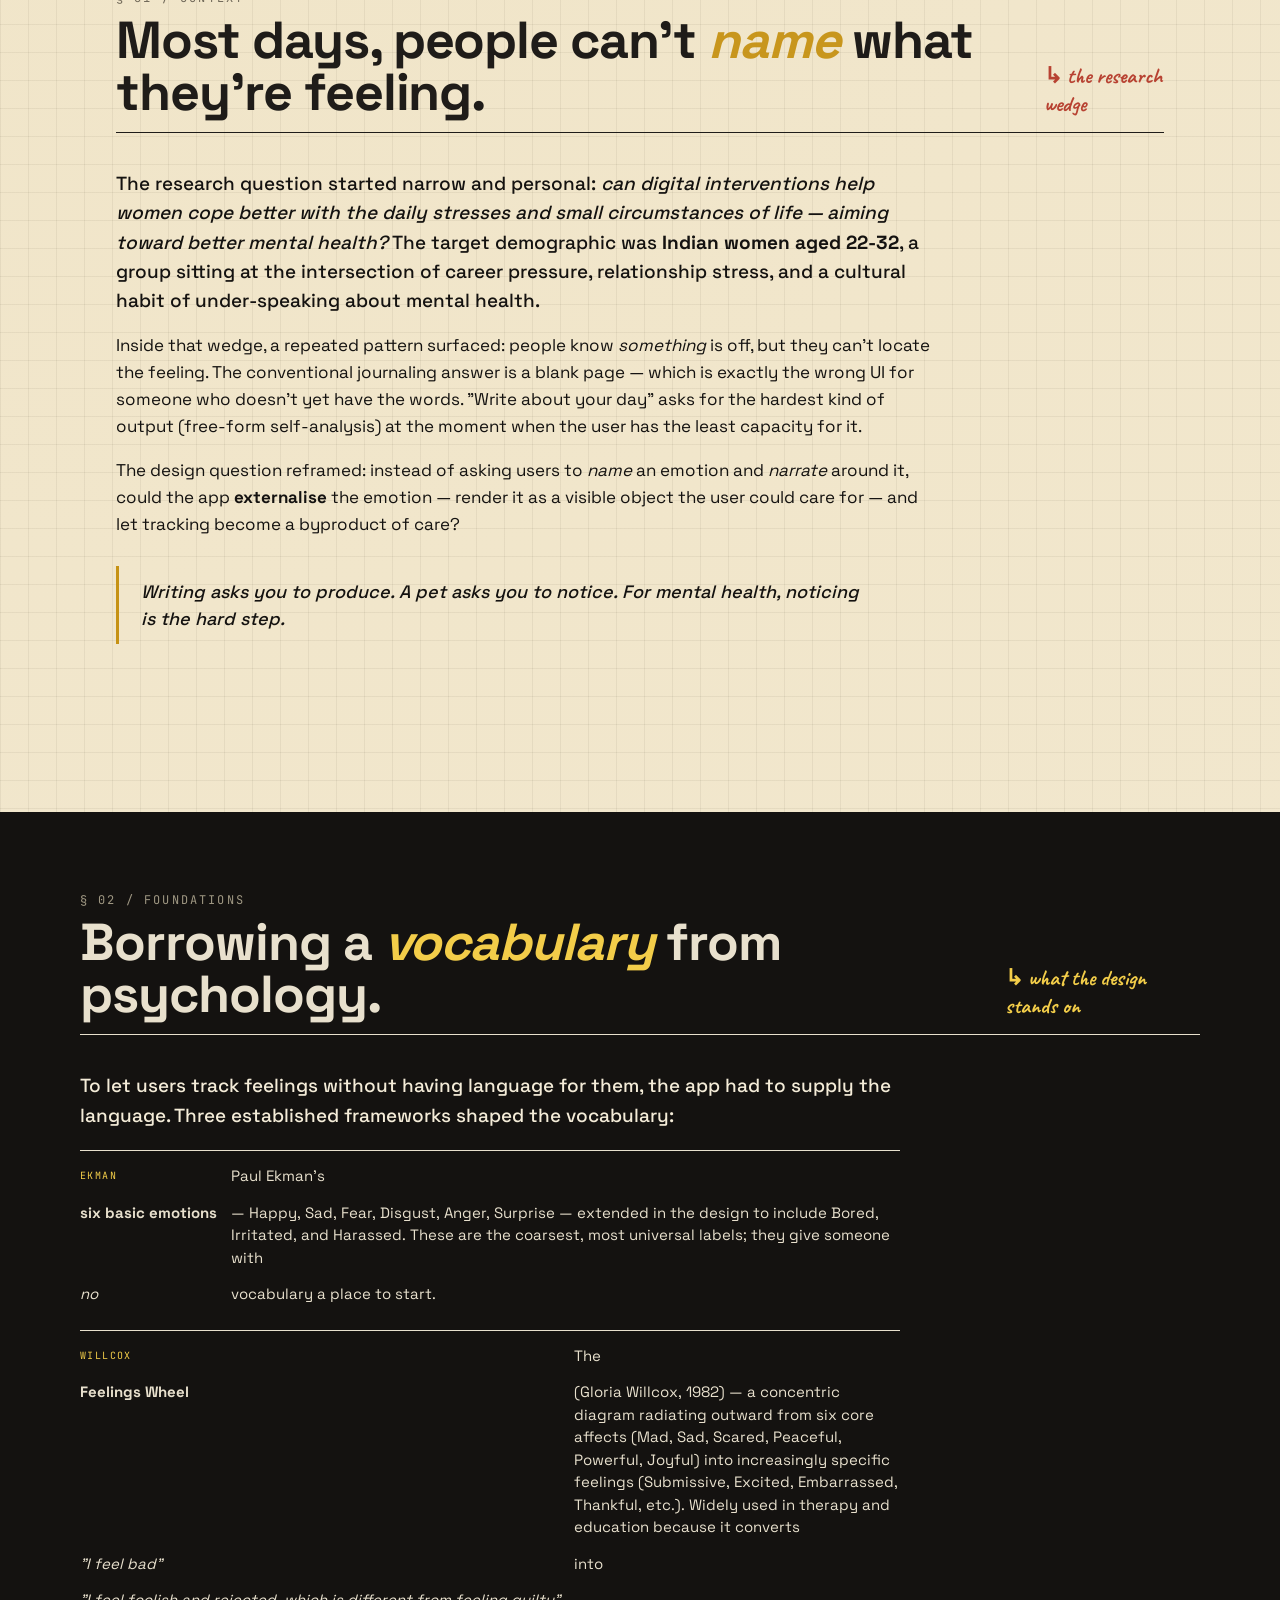
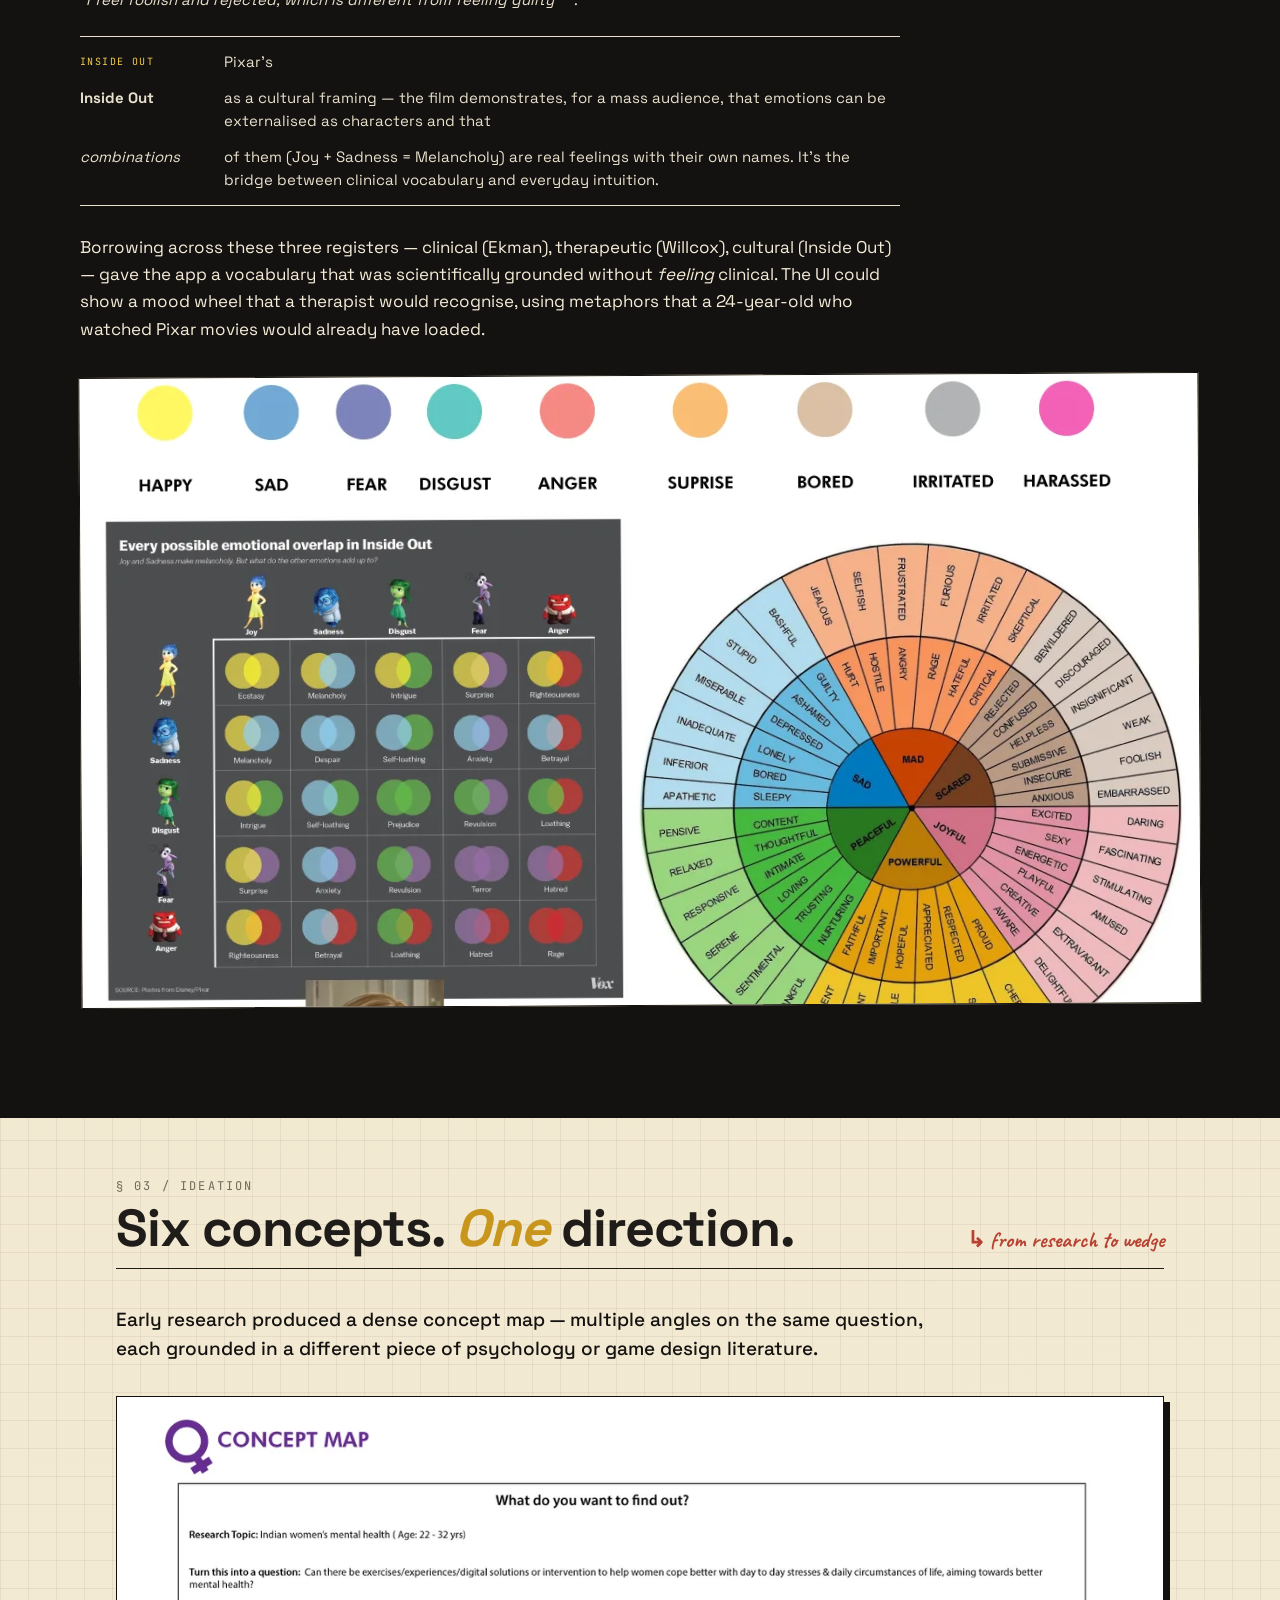
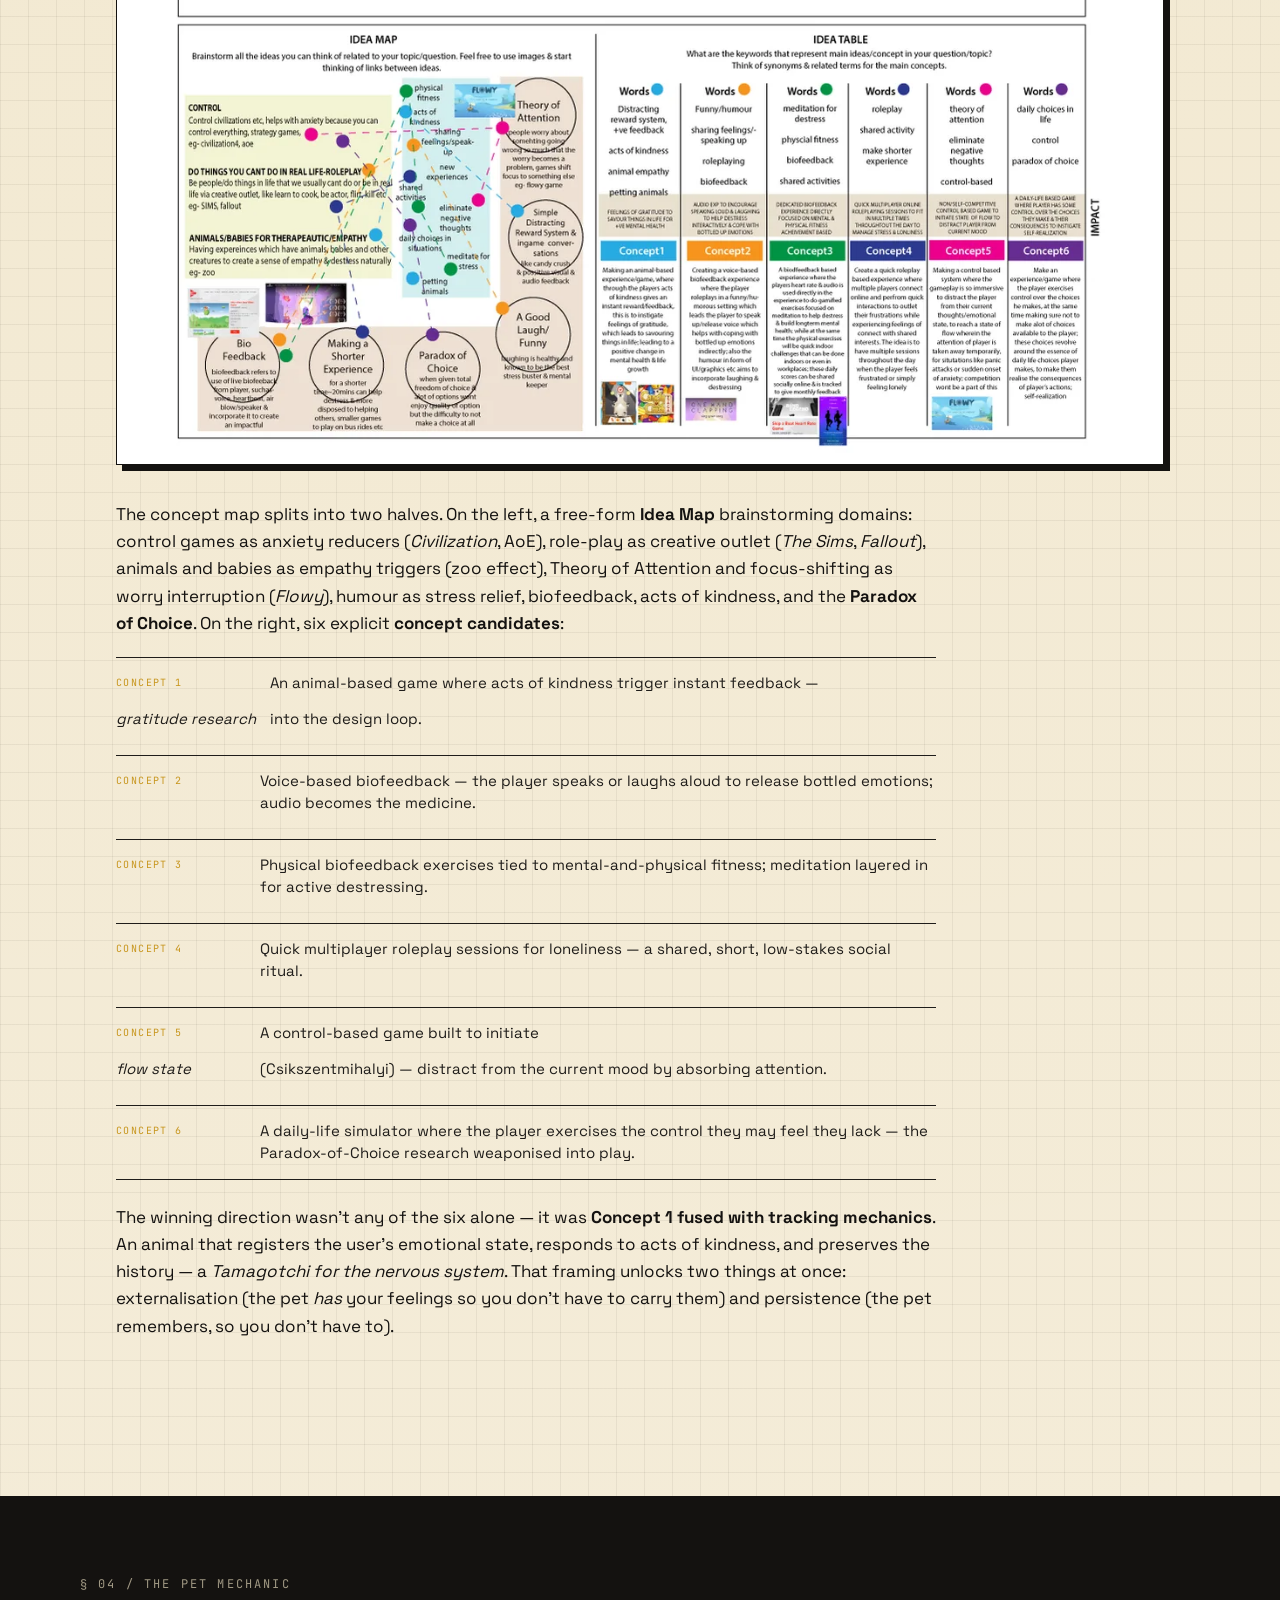
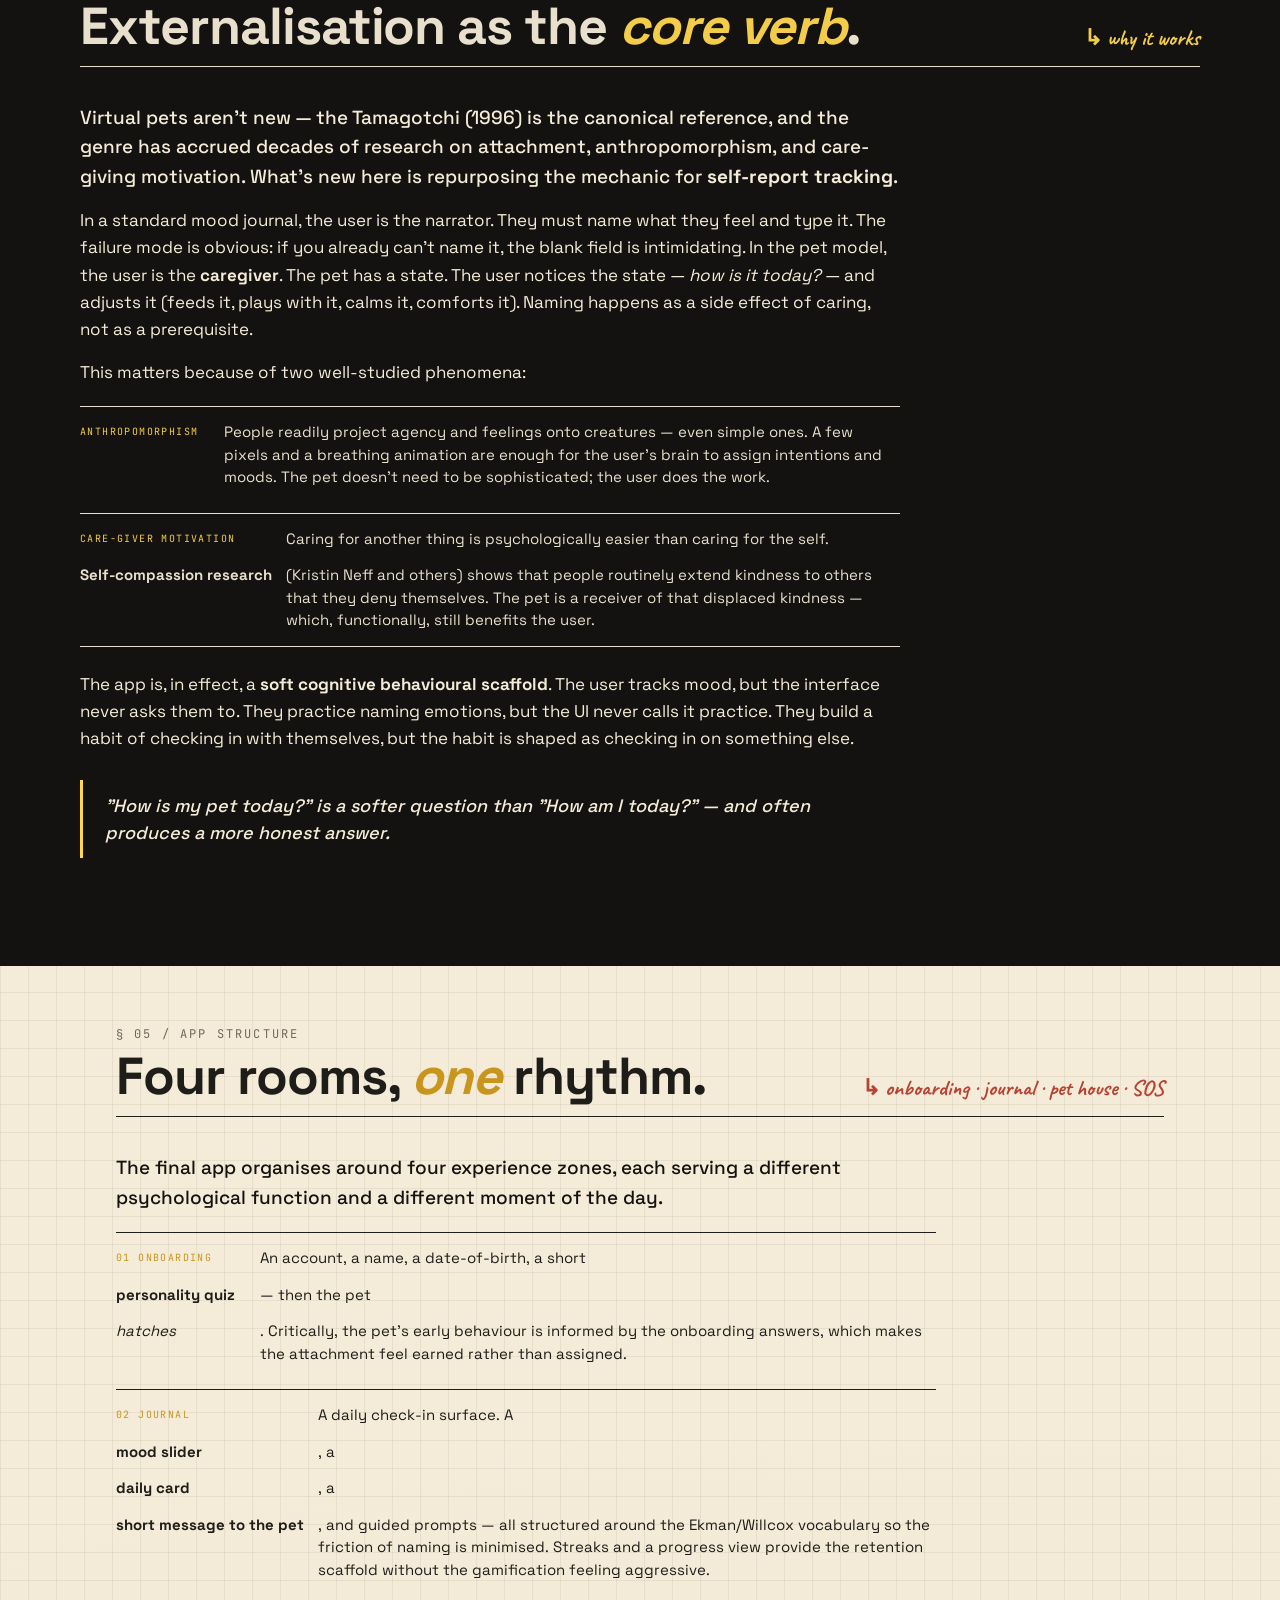
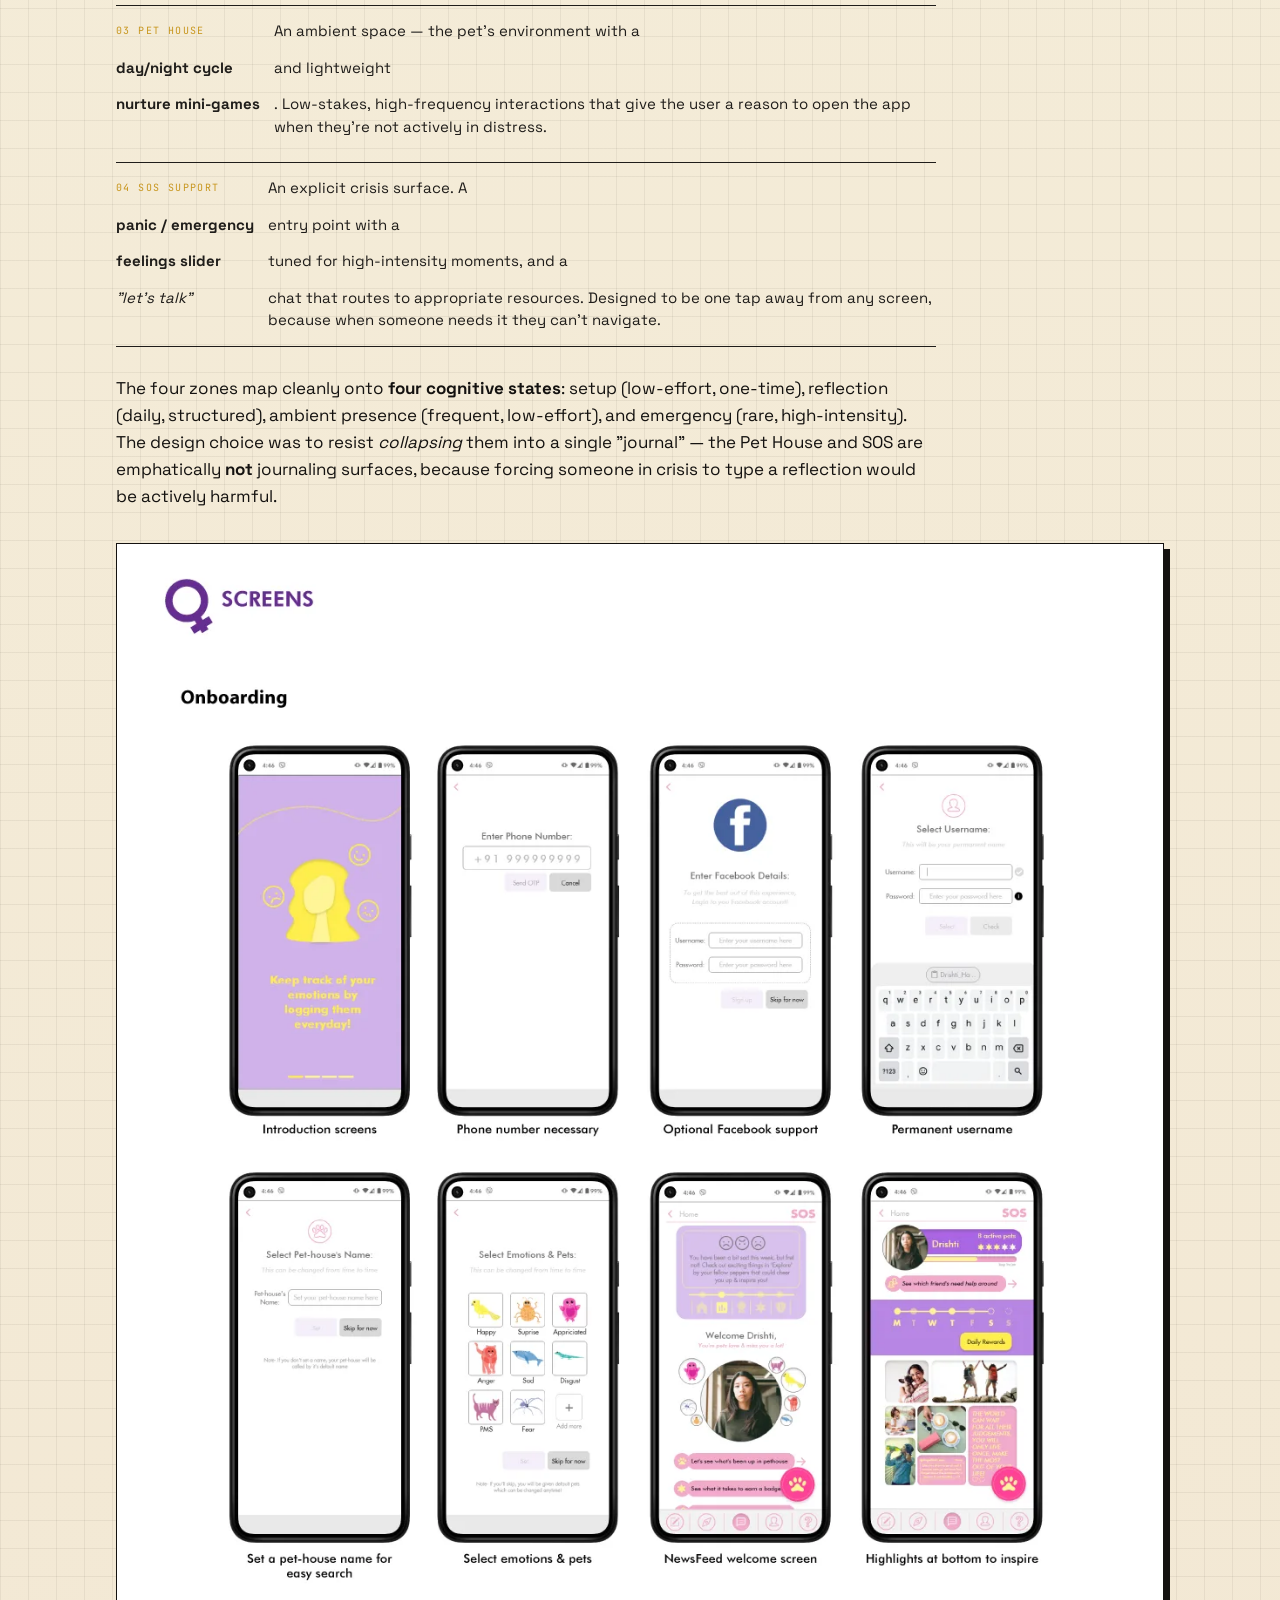
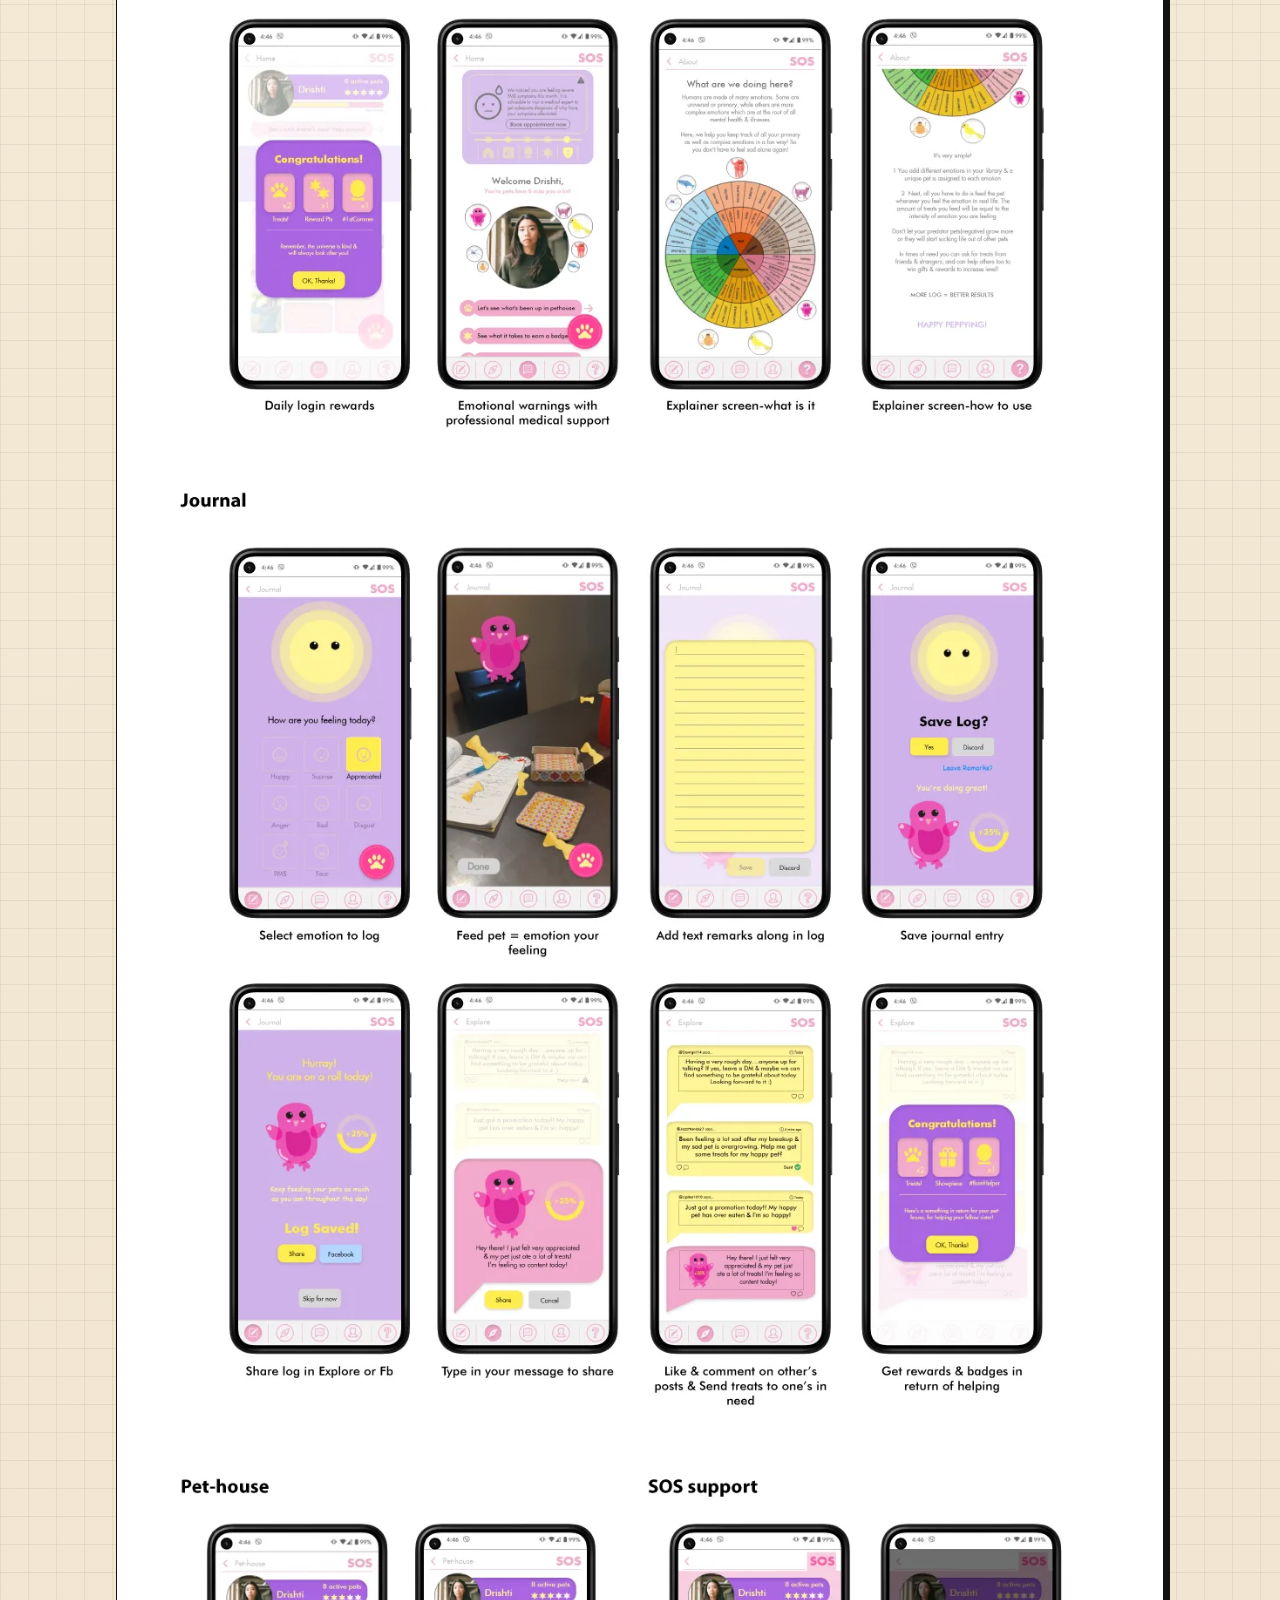
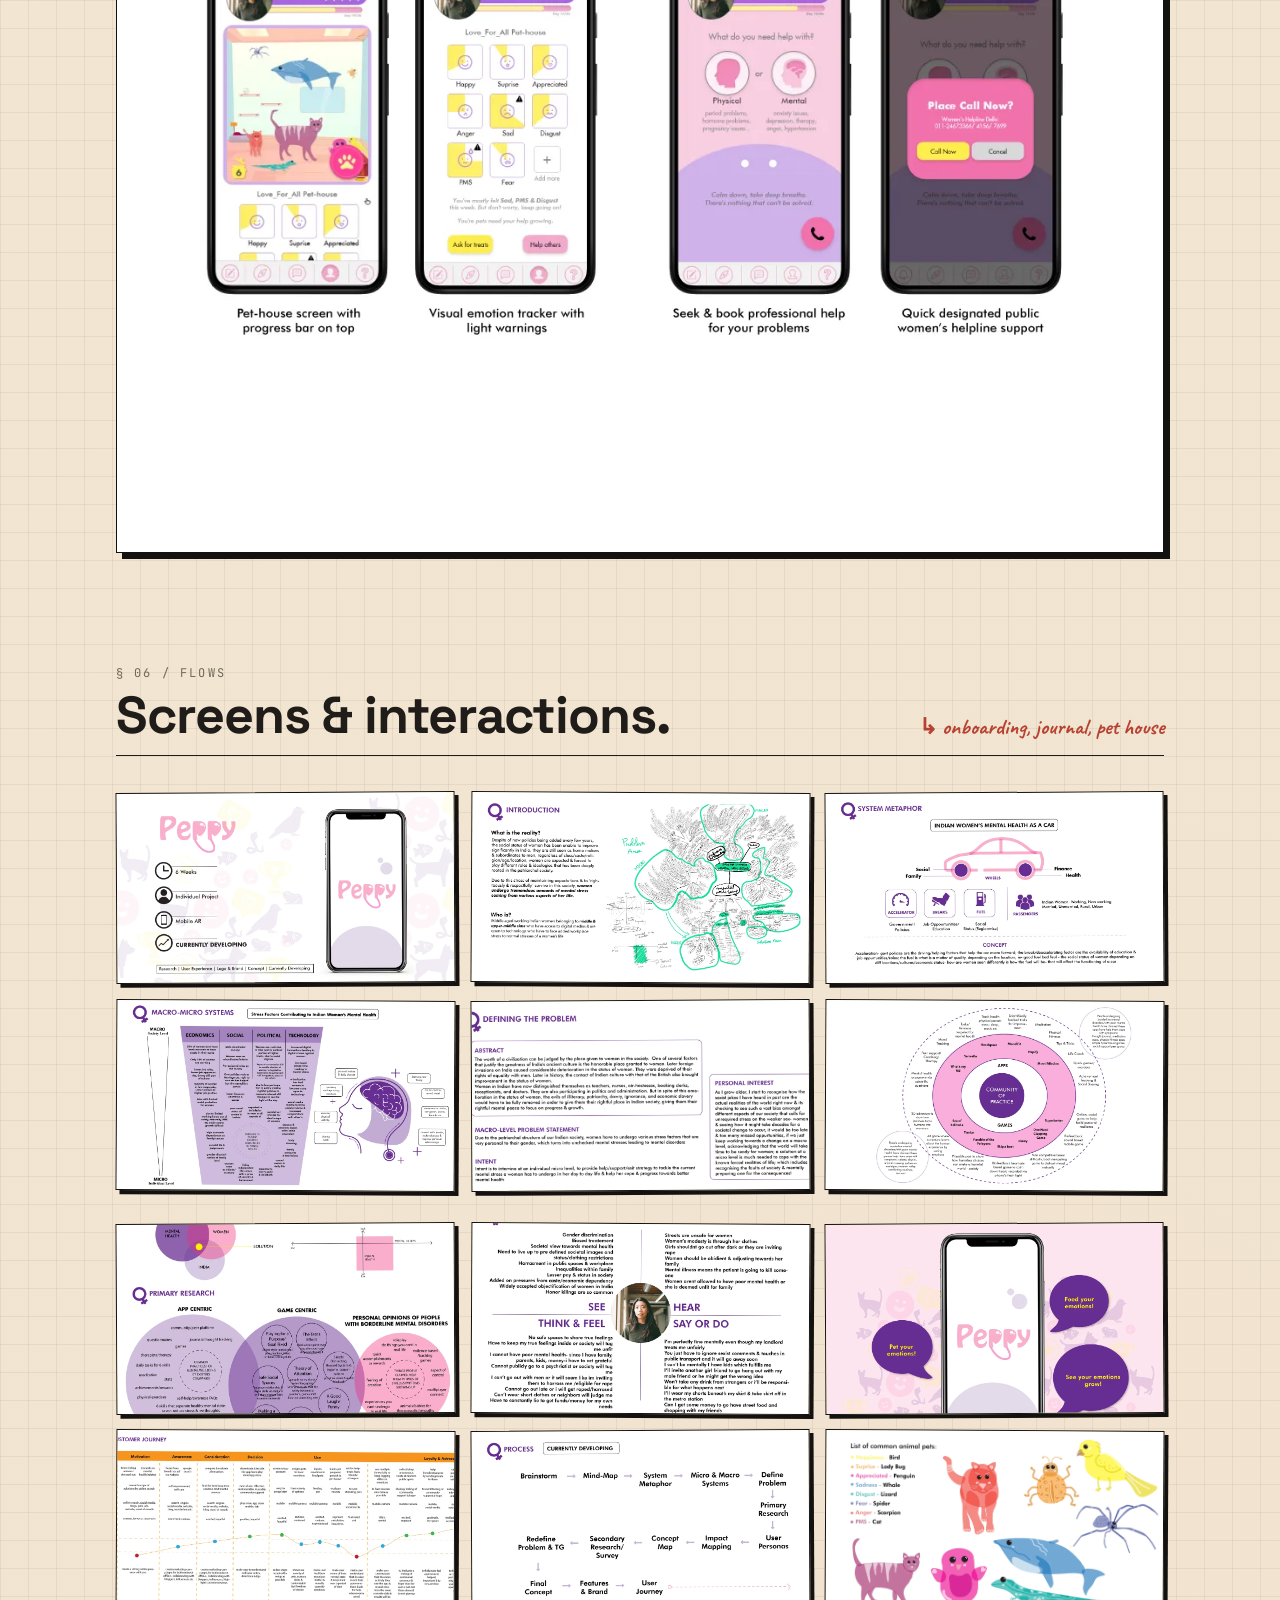
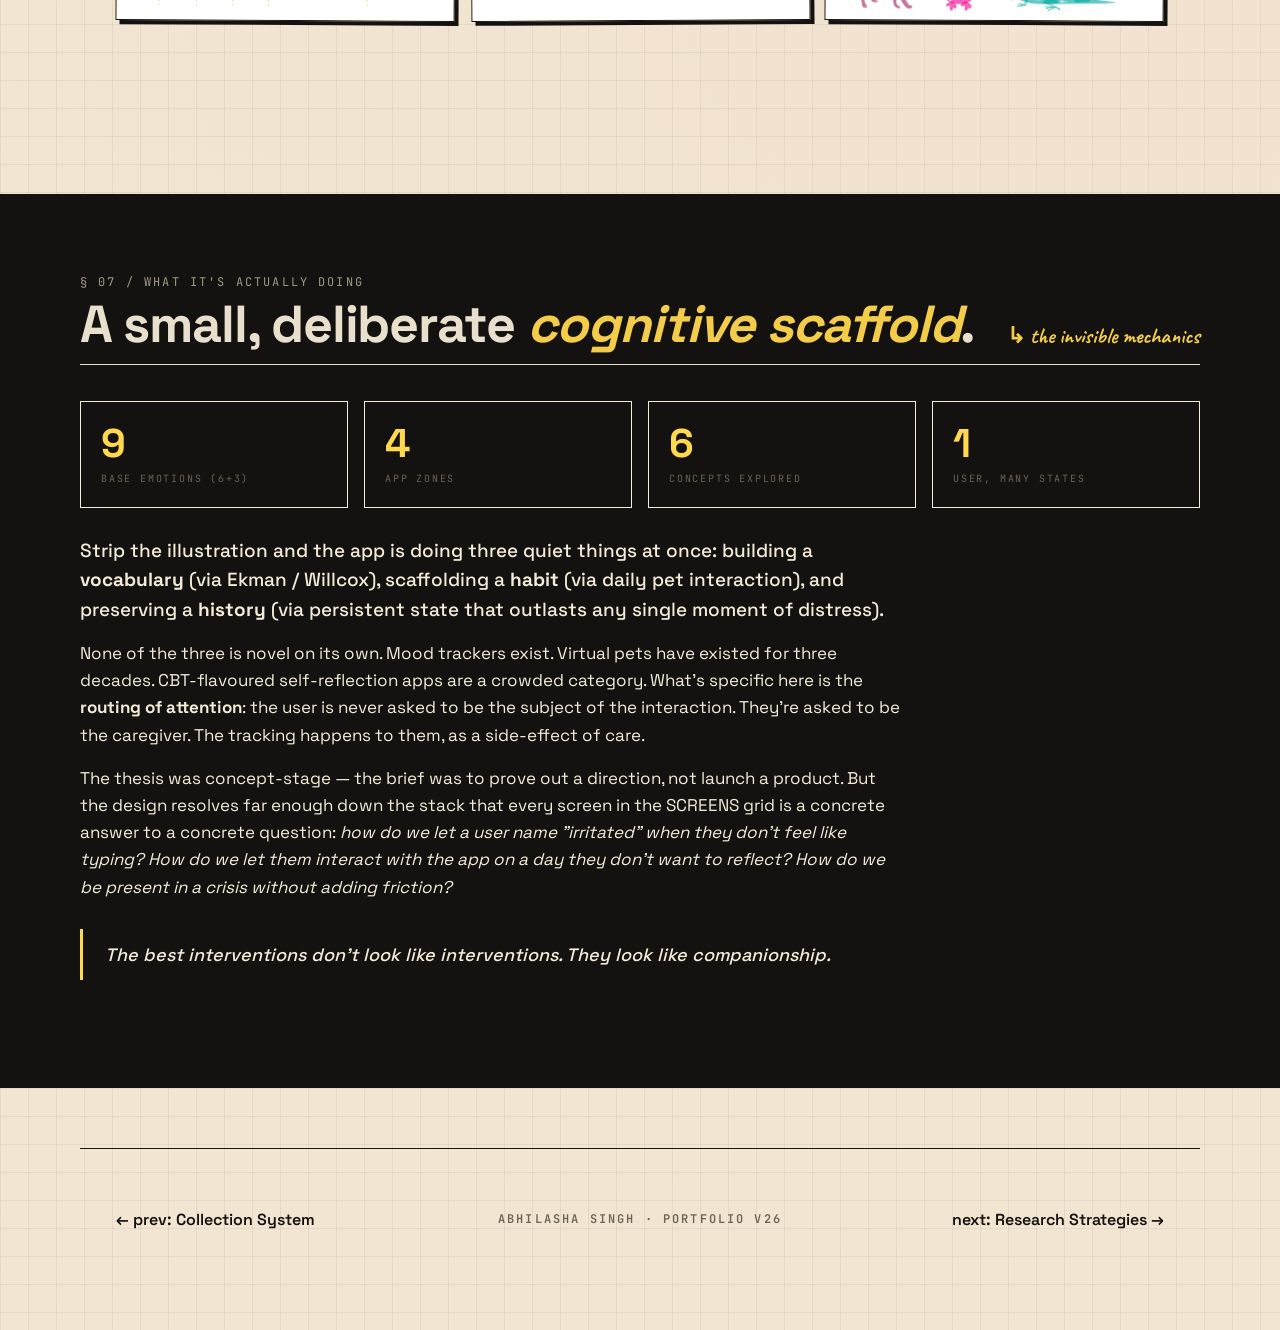
<file: case-studies/emotions-journaling.html>
<!doctype html>
<html lang="en">
<head>
<meta charset="utf-8" />
<meta name="viewport" content="width=device-width,initial-scale=1" />
<title>Emotions Journaling with Virtual Pets · Abhilasha Singh</title>
<link rel="preconnect" href="https://fonts.googleapis.com">
<link rel="preconnect" href="https://fonts.gstatic.com" crossorigin>
<link href="https://fonts.googleapis.com/css2?family=Space+Grotesk:wght@400;500;600;700&family=JetBrains+Mono:wght@400;500;700&family=Caveat:wght@500;700&display=swap" rel="stylesheet">
<link rel="stylesheet" href="case-study.css">
</head>
<body>

<!-- Top bar -->
<div class="topbar">
  <a class="back" href="../index.html">← back to portfolio</a>
  <div class="crumb">Case Study · 07 / 10</div>
</div>

<!-- Hero -->
<header class="hero">
  <div class="eyebrow"><span class="tick"></span><span>Case Study · Master's Thesis · NID</span></div>
  <h1>Emotions as <em>pets</em> — a gamified journal for things we didn't know we needed to track.</h1>
  <p class="sub">A mobile journaling app that externalises feelings as a virtual creature — built on <b>Ekman's basic emotions</b>, the <b>Feelings Wheel</b>, and research grounded in the mental health of <b>Indian women aged 22-32</b>.</p>

  <dl class="meta-grid">
    <div><dt>Role</dt><dd>UX / UI · Research · Concept · Visual Design</dd></div>
    <div><dt>Scope</dt><dd>Research → Ideation → Concept Map → App Design</dd></div>
    <div><dt>Target User</dt><dd>Indian women, 22-32</dd></div>
    <div><dt>Theoretical Anchor</dt><dd>Ekman · Willcox · Theory of Attention</dd></div>
    <div><dt>App Sections</dt><dd>Onboarding · Journal · Pet House · SOS</dd></div>
  </dl>

  <div class="hero-img">
    <img src="../assets/case-studies/emotions-journaling/01.webp" alt="Emotions Journaling app — cover">
  </div>
</header>

<!-- CONTEXT -->
<section class="block">
  <div class="sec-head">
    <div>
      <div class="sec-num">§ 01 / Context</div>
      <h2 class="sec-title">Most days, people can't <em>name</em> what they're feeling.</h2>
    </div>
    <div class="sec-kick">↳ the research wedge</div>
  </div>
  <div class="prose">
    <p class="lead">The research question started narrow and personal: <em>can digital interventions help women cope better with the daily stresses and small circumstances of life — aiming toward better mental health?</em> The target demographic was <b>Indian women aged 22-32</b>, a group sitting at the intersection of career pressure, relationship stress, and a cultural habit of under-speaking about mental health.</p>

    <p>Inside that wedge, a repeated pattern surfaced: people know <em>something</em> is off, but they can't locate the feeling. The conventional journaling answer is a blank page — which is exactly the wrong UI for someone who doesn't yet have the words. "Write about your day" asks for the hardest kind of output (free-form self-analysis) at the moment when the user has the least capacity for it.</p>

    <p>The design question reframed: instead of asking users to <em>name</em> an emotion and <em>narrate</em> around it, could the app <b>externalise</b> the emotion — render it as a visible object the user could care for — and let tracking become a byproduct of care?</p>

    <div class="pull-quote">Writing asks you to produce. A pet asks you to notice. For mental health, noticing is the hard step.</div>
  </div>
</section>

<!-- FOUNDATIONS -->
<section class="block dark">
  <div class="inner">
    <div class="sec-head" style="border-bottom-color:var(--paper)">
      <div>
        <div class="sec-num">§ 02 / Foundations</div>
        <h2 class="sec-title">Borrowing a <em>vocabulary</em> from psychology.</h2>
      </div>
      <div class="sec-kick">↳ what the design stands on</div>
    </div>

    <div class="prose">
      <p class="lead">To let users track feelings without having language for them, the app had to supply the language. Three established frameworks shaped the vocabulary:</p>

      <ul class="principle-list">
        <li data-tag="Ekman">Paul Ekman's <b>six basic emotions</b> — Happy, Sad, Fear, Disgust, Anger, Surprise — extended in the design to include Bored, Irritated, and Harassed. These are the coarsest, most universal labels; they give someone with <em>no</em> vocabulary a place to start.</li>
        <li data-tag="Willcox">The <b>Feelings Wheel</b> (Gloria Willcox, 1982) — a concentric diagram radiating outward from six core affects (Mad, Sad, Scared, Peaceful, Powerful, Joyful) into increasingly specific feelings (Submissive, Excited, Embarrassed, Thankful, etc.). Widely used in therapy and education because it converts <em>"I feel bad"</em> into <em>"I feel foolish and rejected, which is different from feeling guilty"</em>.</li>
        <li data-tag="Inside Out">Pixar's <b>Inside Out</b> as a cultural framing — the film demonstrates, for a mass audience, that emotions can be externalised as characters and that <em>combinations</em> of them (Joy + Sadness = Melancholy) are real feelings with their own names. It's the bridge between clinical vocabulary and everyday intuition.</li>
      </ul>

      <p style="margin-top:28px">Borrowing across these three registers — clinical (Ekman), therapeutic (Willcox), cultural (Inside Out) — gave the app a vocabulary that was scientifically grounded without <em>feeling</em> clinical. The UI could show a mood wheel that a therapist would recognise, using metaphors that a 24-year-old who watched Pixar movies would already have loaded.</p>
    </div>

    <div class="gallery">
      <figure><img src="../assets/case-studies/emotions-journaling/16.webp" alt="Core elements — 6 basic emotions, Feelings Wheel, Inside Out inspiration" loading="lazy"></figure>
    </div>
  </div>
</section>

<!-- RESEARCH / IDEATION -->
<section class="block">
  <div class="sec-head">
    <div>
      <div class="sec-num">§ 03 / Ideation</div>
      <h2 class="sec-title">Six concepts. <em>One</em> direction.</h2>
    </div>
    <div class="sec-kick">↳ from research to wedge</div>
  </div>

  <div class="prose">
    <p class="lead">Early research produced a dense concept map — multiple angles on the same question, each grounded in a different piece of psychology or game design literature.</p>
  </div>

  <div class="wide-mock">
    <img src="../assets/case-studies/emotions-journaling/11.webp" alt="Concept map — research question, idea map, idea table with 6 concepts" loading="lazy">
  </div>

  <div class="prose" style="margin-top:36px">
    <p>The concept map splits into two halves. On the left, a free-form <b>Idea Map</b> brainstorming domains: control games as anxiety reducers (<em>Civilization</em>, AoE), role-play as creative outlet (<em>The Sims</em>, <em>Fallout</em>), animals and babies as empathy triggers (zoo effect), Theory of Attention and focus-shifting as worry interruption (<em>Flowy</em>), humour as stress relief, biofeedback, acts of kindness, and the <b>Paradox of Choice</b>. On the right, six explicit <b>concept candidates</b>:</p>

    <ul class="principle-list">
      <li data-tag="Concept 1">An animal-based game where acts of kindness trigger instant feedback — <em>gratitude research</em> into the design loop.</li>
      <li data-tag="Concept 2">Voice-based biofeedback — the player speaks or laughs aloud to release bottled emotions; audio becomes the medicine.</li>
      <li data-tag="Concept 3">Physical biofeedback exercises tied to mental-and-physical fitness; meditation layered in for active destressing.</li>
      <li data-tag="Concept 4">Quick multiplayer roleplay sessions for loneliness — a shared, short, low-stakes social ritual.</li>
      <li data-tag="Concept 5">A control-based game built to initiate <em>flow state</em> (Csikszentmihalyi) — distract from the current mood by absorbing attention.</li>
      <li data-tag="Concept 6">A daily-life simulator where the player exercises the control they may feel they lack — the Paradox-of-Choice research weaponised into play.</li>
    </ul>

    <p style="margin-top:24px">The winning direction wasn't any of the six alone — it was <b>Concept 1 fused with tracking mechanics</b>. An animal that registers the user's emotional state, responds to acts of kindness, and preserves the history — a <em>Tamagotchi for the nervous system</em>. That framing unlocks two things at once: externalisation (the pet <em>has</em> your feelings so you don't have to carry them) and persistence (the pet remembers, so you don't have to).</p>
  </div>
</section>

<!-- THE PET MECHANIC -->
<section class="block dark">
  <div class="inner">
    <div class="sec-head" style="border-bottom-color:var(--paper)">
      <div>
        <div class="sec-num">§ 04 / The Pet Mechanic</div>
        <h2 class="sec-title">Externalisation as the <em>core verb</em>.</h2>
      </div>
      <div class="sec-kick">↳ why it works</div>
    </div>
    <div class="prose">
      <p class="lead">Virtual pets aren't new — the Tamagotchi (1996) is the canonical reference, and the genre has accrued decades of research on attachment, anthropomorphism, and care-giving motivation. What's new here is repurposing the mechanic for <b>self-report tracking</b>.</p>

      <p>In a standard mood journal, the user is the narrator. They must name what they feel and type it. The failure mode is obvious: if you already can't name it, the blank field is intimidating. In the pet model, the user is the <b>caregiver</b>. The pet has a state. The user notices the state — <em>how is it today?</em> — and adjusts it (feeds it, plays with it, calms it, comforts it). Naming happens as a side effect of caring, not as a prerequisite.</p>

      <p>This matters because of two well-studied phenomena:</p>

      <ul class="principle-list">
        <li data-tag="Anthropomorphism">People readily project agency and feelings onto creatures — even simple ones. A few pixels and a breathing animation are enough for the user's brain to assign intentions and moods. The pet doesn't need to be sophisticated; the user does the work.</li>
        <li data-tag="Care-giver motivation">Caring for another thing is psychologically easier than caring for the self. <b>Self-compassion research</b> (Kristin Neff and others) shows that people routinely extend kindness to others that they deny themselves. The pet is a receiver of that displaced kindness — which, functionally, still benefits the user.</li>
      </ul>

      <p style="margin-top:24px">The app is, in effect, a <b>soft cognitive behavioural scaffold</b>. The user tracks mood, but the interface never asks them to. They practice naming emotions, but the UI never calls it practice. They build a habit of checking in with themselves, but the habit is shaped as checking in on something else.</p>

      <div class="pull-quote">"How is my pet today?" is a softer question than "How am I today?" — and often produces a more honest answer.</div>
    </div>
  </div>
</section>

<!-- APP STRUCTURE -->
<section class="block">
  <div class="sec-head">
    <div>
      <div class="sec-num">§ 05 / App Structure</div>
      <h2 class="sec-title">Four rooms, <em>one</em> rhythm.</h2>
    </div>
    <div class="sec-kick">↳ onboarding · journal · pet house · SOS</div>
  </div>

  <div class="prose">
    <p class="lead">The final app organises around four experience zones, each serving a different psychological function and a different moment of the day.</p>

    <ul class="principle-list">
      <li data-tag="01 Onboarding">An account, a name, a date-of-birth, a short <b>personality quiz</b> — then the pet <em>hatches</em>. Critically, the pet's early behaviour is informed by the onboarding answers, which makes the attachment feel earned rather than assigned.</li>
      <li data-tag="02 Journal">A daily check-in surface. A <b>mood slider</b>, a <b>daily card</b>, a <b>short message to the pet</b>, and guided prompts — all structured around the Ekman/Willcox vocabulary so the friction of naming is minimised. Streaks and a progress view provide the retention scaffold without the gamification feeling aggressive.</li>
      <li data-tag="03 Pet House">An ambient space — the pet's environment with a <b>day/night cycle</b> and lightweight <b>nurture mini-games</b>. Low-stakes, high-frequency interactions that give the user a reason to open the app when they're not actively in distress.</li>
      <li data-tag="04 SOS Support">An explicit crisis surface. A <b>panic / emergency</b> entry point with a <b>feelings slider</b> tuned for high-intensity moments, and a <em>"let's talk"</em> chat that routes to appropriate resources. Designed to be one tap away from any screen, because when someone needs it they can't navigate.</li>
    </ul>

    <p style="margin-top:28px">The four zones map cleanly onto <b>four cognitive states</b>: setup (low-effort, one-time), reflection (daily, structured), ambient presence (frequent, low-effort), and emergency (rare, high-intensity). The design choice was to resist <em>collapsing</em> them into a single "journal" — the Pet House and SOS are emphatically <b>not</b> journaling surfaces, because forcing someone in crisis to type a reflection would be actively harmful.</p>
  </div>

  <div class="wide-mock">
    <img src="../assets/case-studies/emotions-journaling/26.webp" alt="SCREENS overview — all four app sections" loading="lazy">
  </div>
</section>

<!-- FLOWS -->
<section class="block">
  <div class="sec-head">
    <div>
      <div class="sec-num">§ 06 / Flows</div>
      <h2 class="sec-title">Screens &amp; interactions.</h2>
    </div>
    <div class="sec-kick">↳ onboarding, journal, pet house</div>
  </div>

  <div class="gallery">
    <figure><img src="../assets/case-studies/emotions-journaling/02.webp" alt="Onboarding flow" loading="lazy"></figure>
    <figure><img src="../assets/case-studies/emotions-journaling/03.webp" alt="Personality quiz" loading="lazy"></figure>
    <figure><img src="../assets/case-studies/emotions-journaling/04.webp" alt="Pet hatching" loading="lazy"></figure>
    <figure><img src="../assets/case-studies/emotions-journaling/05.webp" alt="Journal entry" loading="lazy"></figure>
    <figure><img src="../assets/case-studies/emotions-journaling/06.webp" alt="Mood slider" loading="lazy"></figure>
    <figure><img src="../assets/case-studies/emotions-journaling/07.webp" alt="Prompt card" loading="lazy"></figure>
  </div>

  <div class="gallery">
    <figure><img src="../assets/case-studies/emotions-journaling/08.webp" alt="Pet house ambient" loading="lazy"></figure>
    <figure><img src="../assets/case-studies/emotions-journaling/17.webp" alt="Pet nurture" loading="lazy"></figure>
    <figure><img src="../assets/case-studies/emotions-journaling/18.webp" alt="Progress view" loading="lazy"></figure>
    <figure><img src="../assets/case-studies/emotions-journaling/20.webp" alt="SOS support" loading="lazy"></figure>
    <figure><img src="../assets/case-studies/emotions-journaling/22.webp" alt="Feelings slider" loading="lazy"></figure>
    <figure><img src="../assets/case-studies/emotions-journaling/23.webp" alt="Let's talk chat" loading="lazy"></figure>
  </div>
</section>

<!-- OUTCOME -->
<section class="block dark">
  <div class="inner">
    <div class="sec-head" style="border-bottom-color:var(--paper)">
      <div>
        <div class="sec-num">§ 07 / What it's actually doing</div>
        <h2 class="sec-title">A small, deliberate <em>cognitive scaffold</em>.</h2>
      </div>
      <div class="sec-kick">↳ the invisible mechanics</div>
    </div>

    <div class="outcome-row">
      <div class="stat"><div class="n">9</div><div class="l">Base emotions (6+3)</div></div>
      <div class="stat"><div class="n">4</div><div class="l">App zones</div></div>
      <div class="stat"><div class="n">6</div><div class="l">Concepts explored</div></div>
      <div class="stat"><div class="n">1</div><div class="l">User, many states</div></div>
    </div>

    <div class="prose">
      <p class="lead">Strip the illustration and the app is doing three quiet things at once: building a <b>vocabulary</b> (via Ekman / Willcox), scaffolding a <b>habit</b> (via daily pet interaction), and preserving a <b>history</b> (via persistent state that outlasts any single moment of distress).</p>

      <p>None of the three is novel on its own. Mood trackers exist. Virtual pets have existed for three decades. CBT-flavoured self-reflection apps are a crowded category. What's specific here is the <b>routing of attention</b>: the user is never asked to be the subject of the interaction. They're asked to be the caregiver. The tracking happens to them, as a side-effect of care.</p>

      <p>The thesis was concept-stage — the brief was to prove out a direction, not launch a product. But the design resolves far enough down the stack that every screen in the SCREENS grid is a concrete answer to a concrete question: <em>how do we let a user name "irritated" when they don't feel like typing?</em> <em>How do we let them interact with the app on a day they don't want to reflect?</em> <em>How do we be present in a crisis without adding friction?</em></p>

      <div class="pull-quote">The best interventions don't look like interventions. They look like companionship.</div>
    </div>
  </div>
</section>

<!-- NEXT / BACK -->
<nav class="nextprev">
  <a href="collection-system.html">← prev: Collection System</a>
  <a class="to-portfolio" href="../index.html">Abhilasha Singh · Portfolio v26</a>
  <a href="research-strategies.html" style="text-align:right">next: Research Strategies →</a>
</nav>

</body>
</html>
</file>
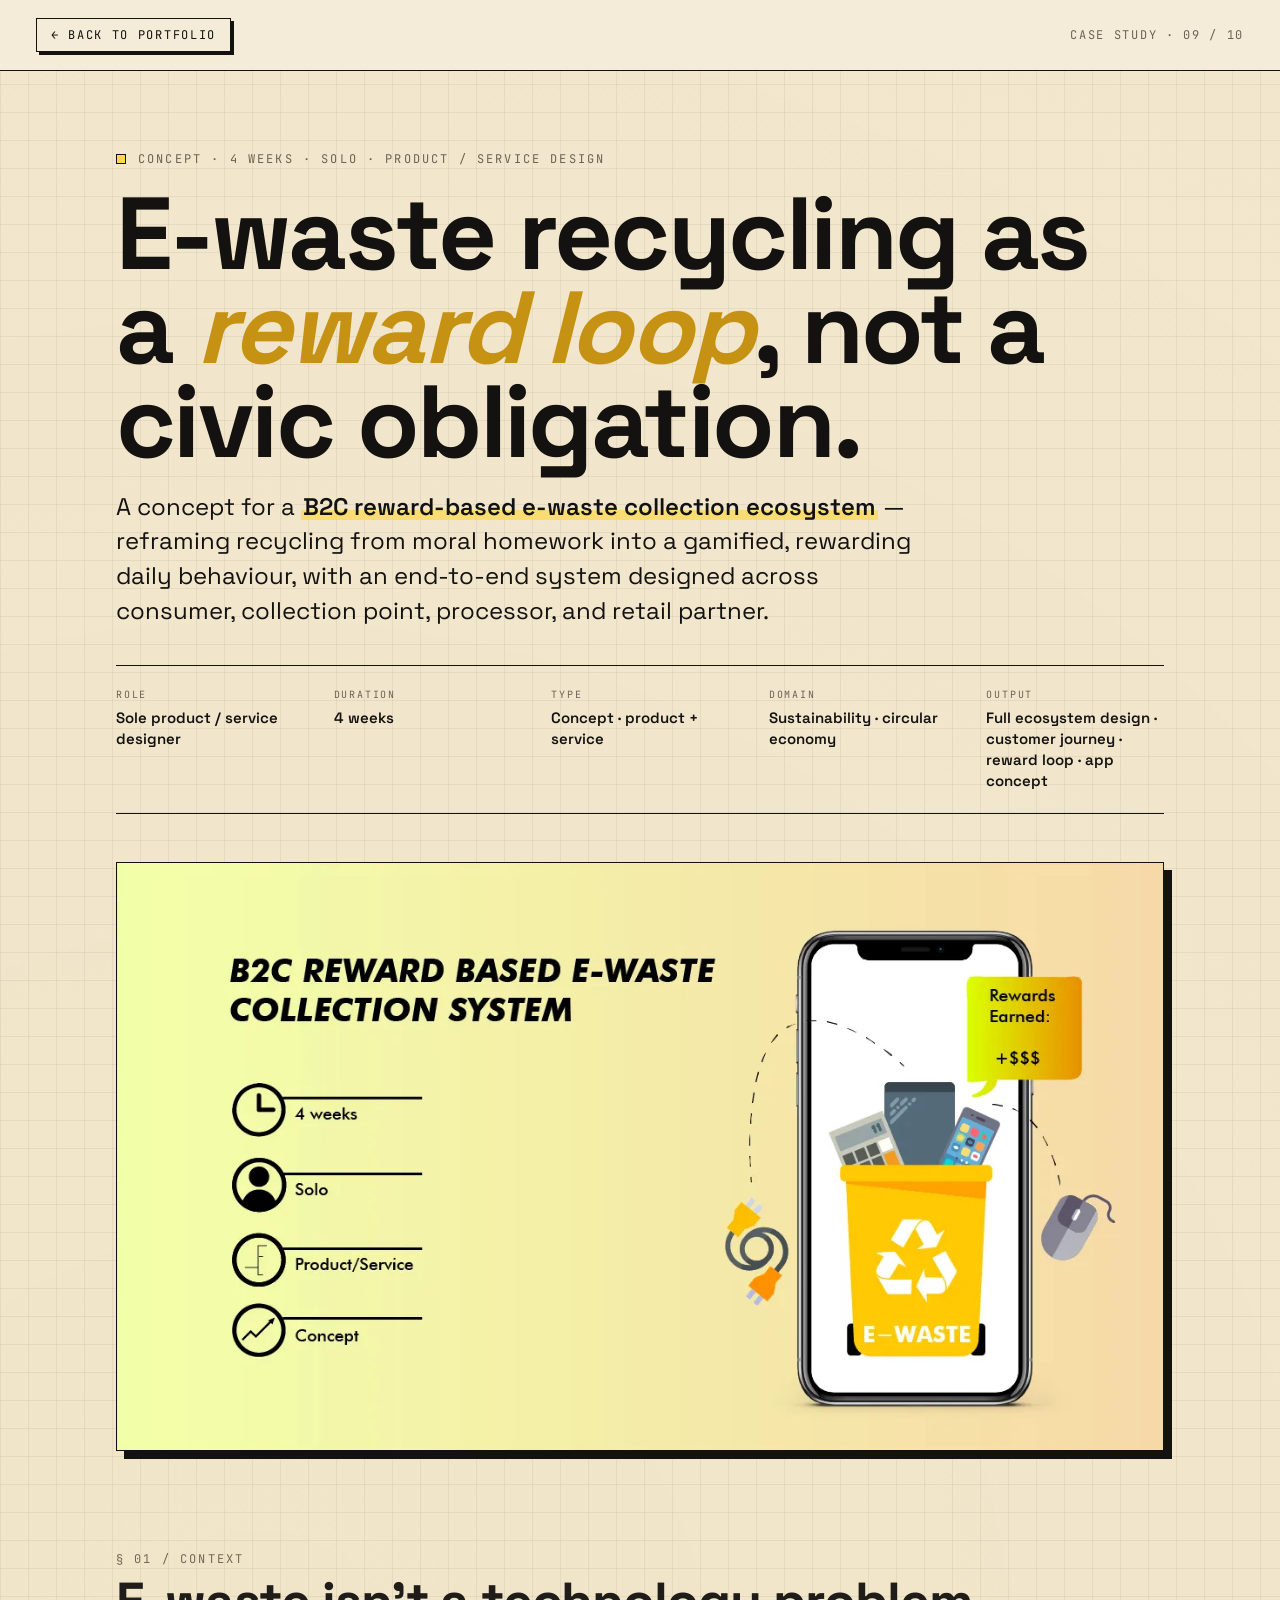
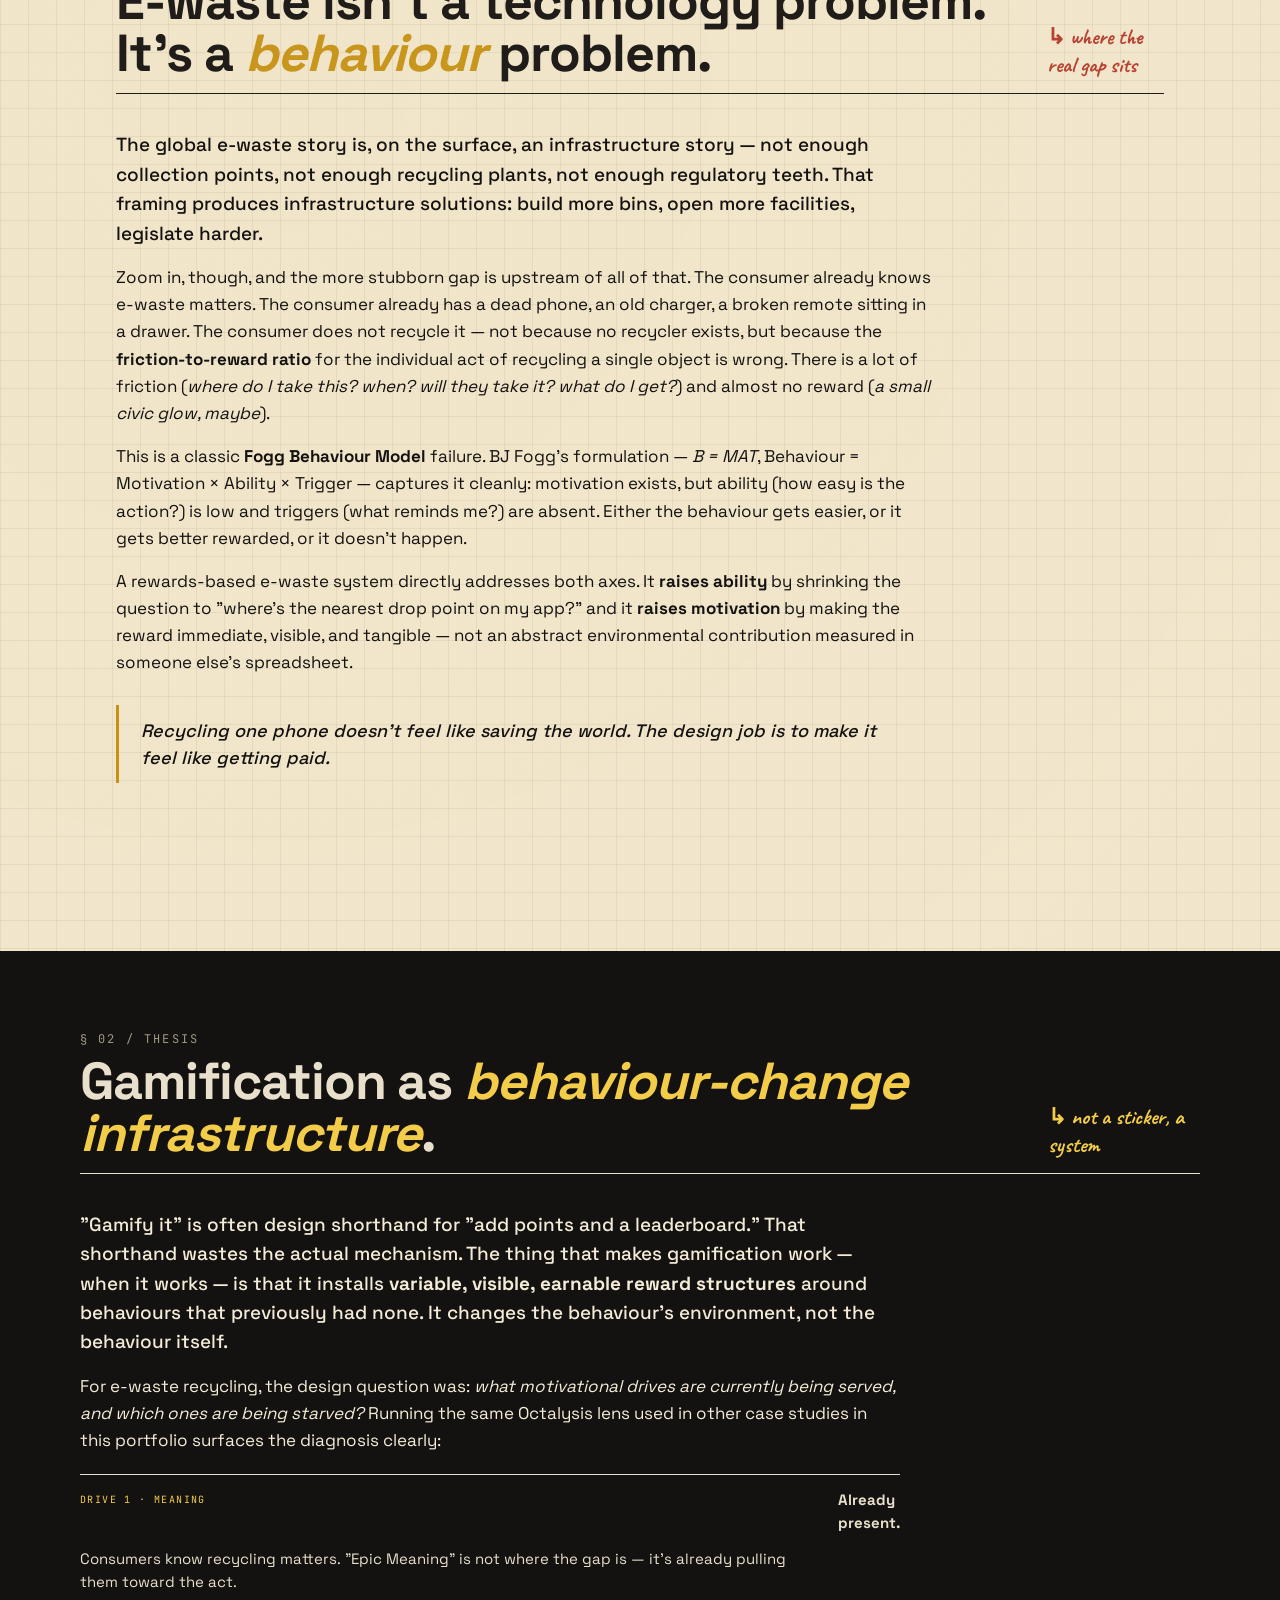
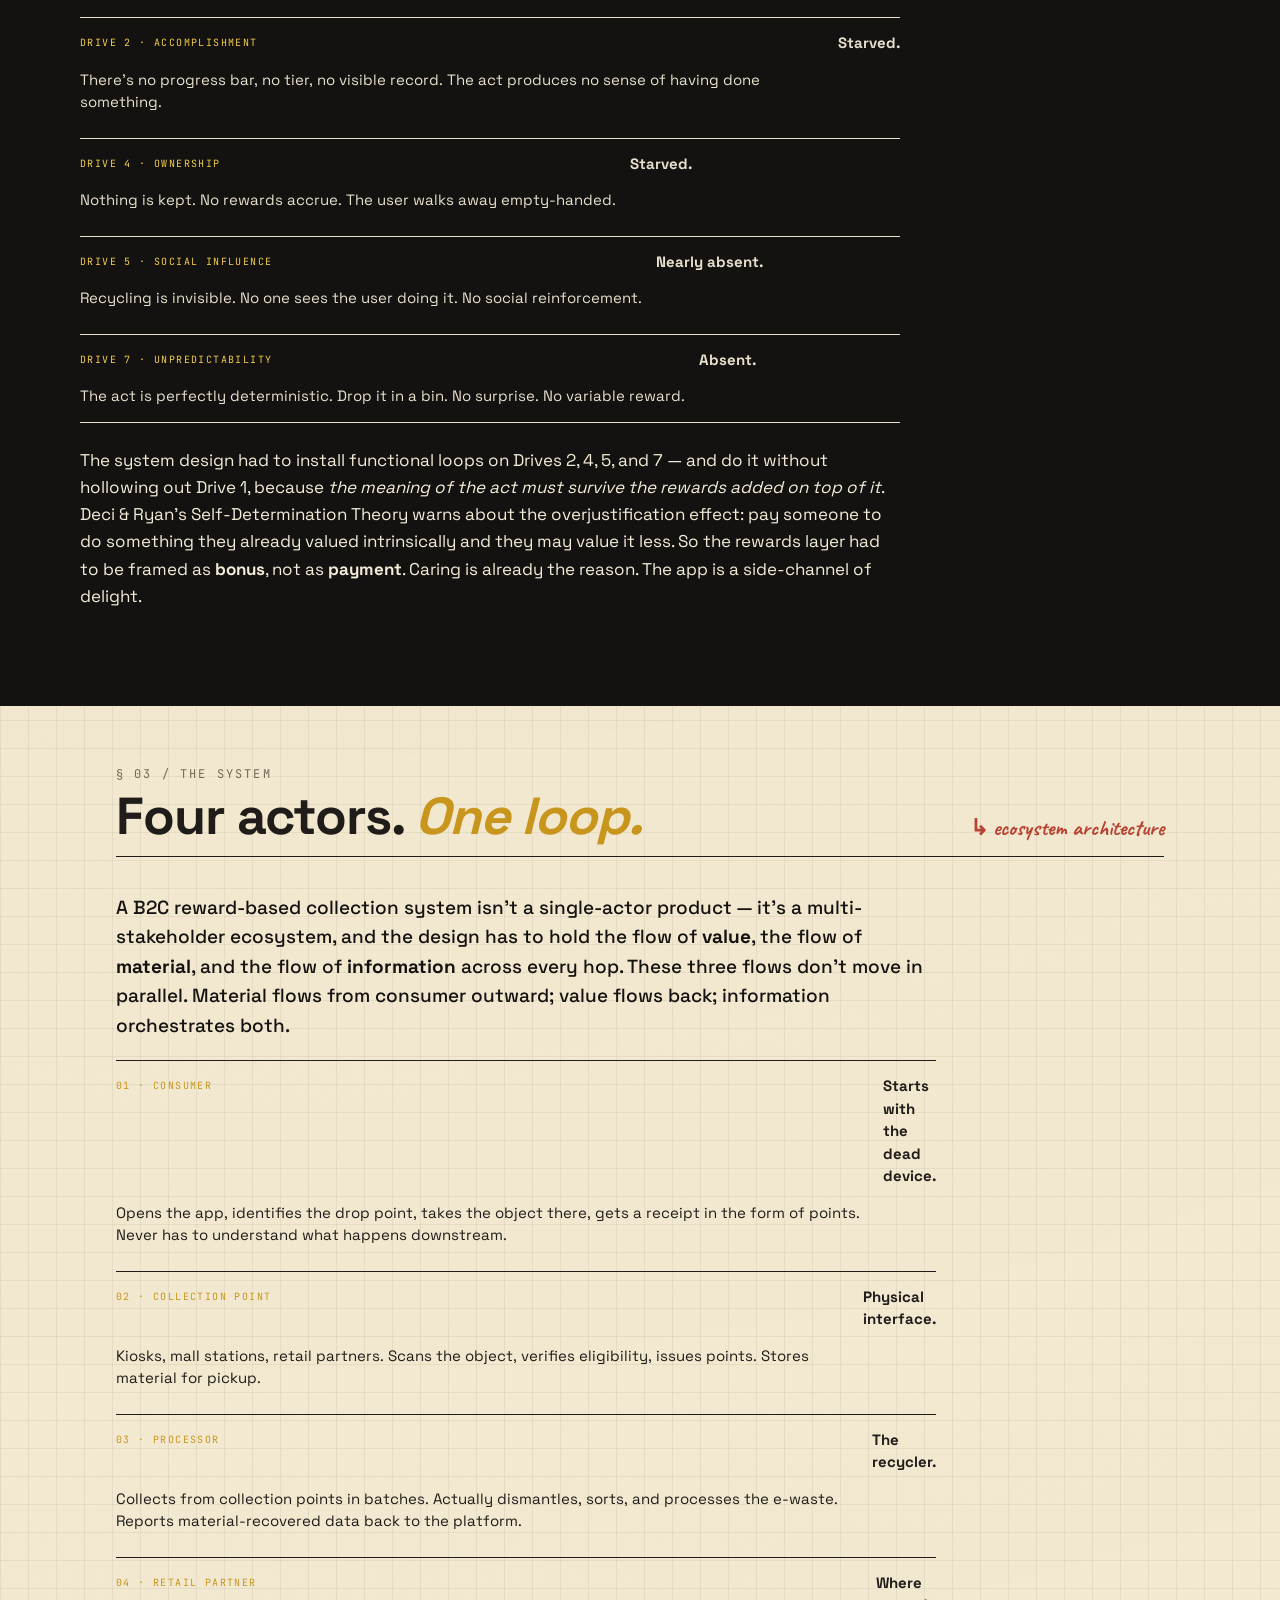
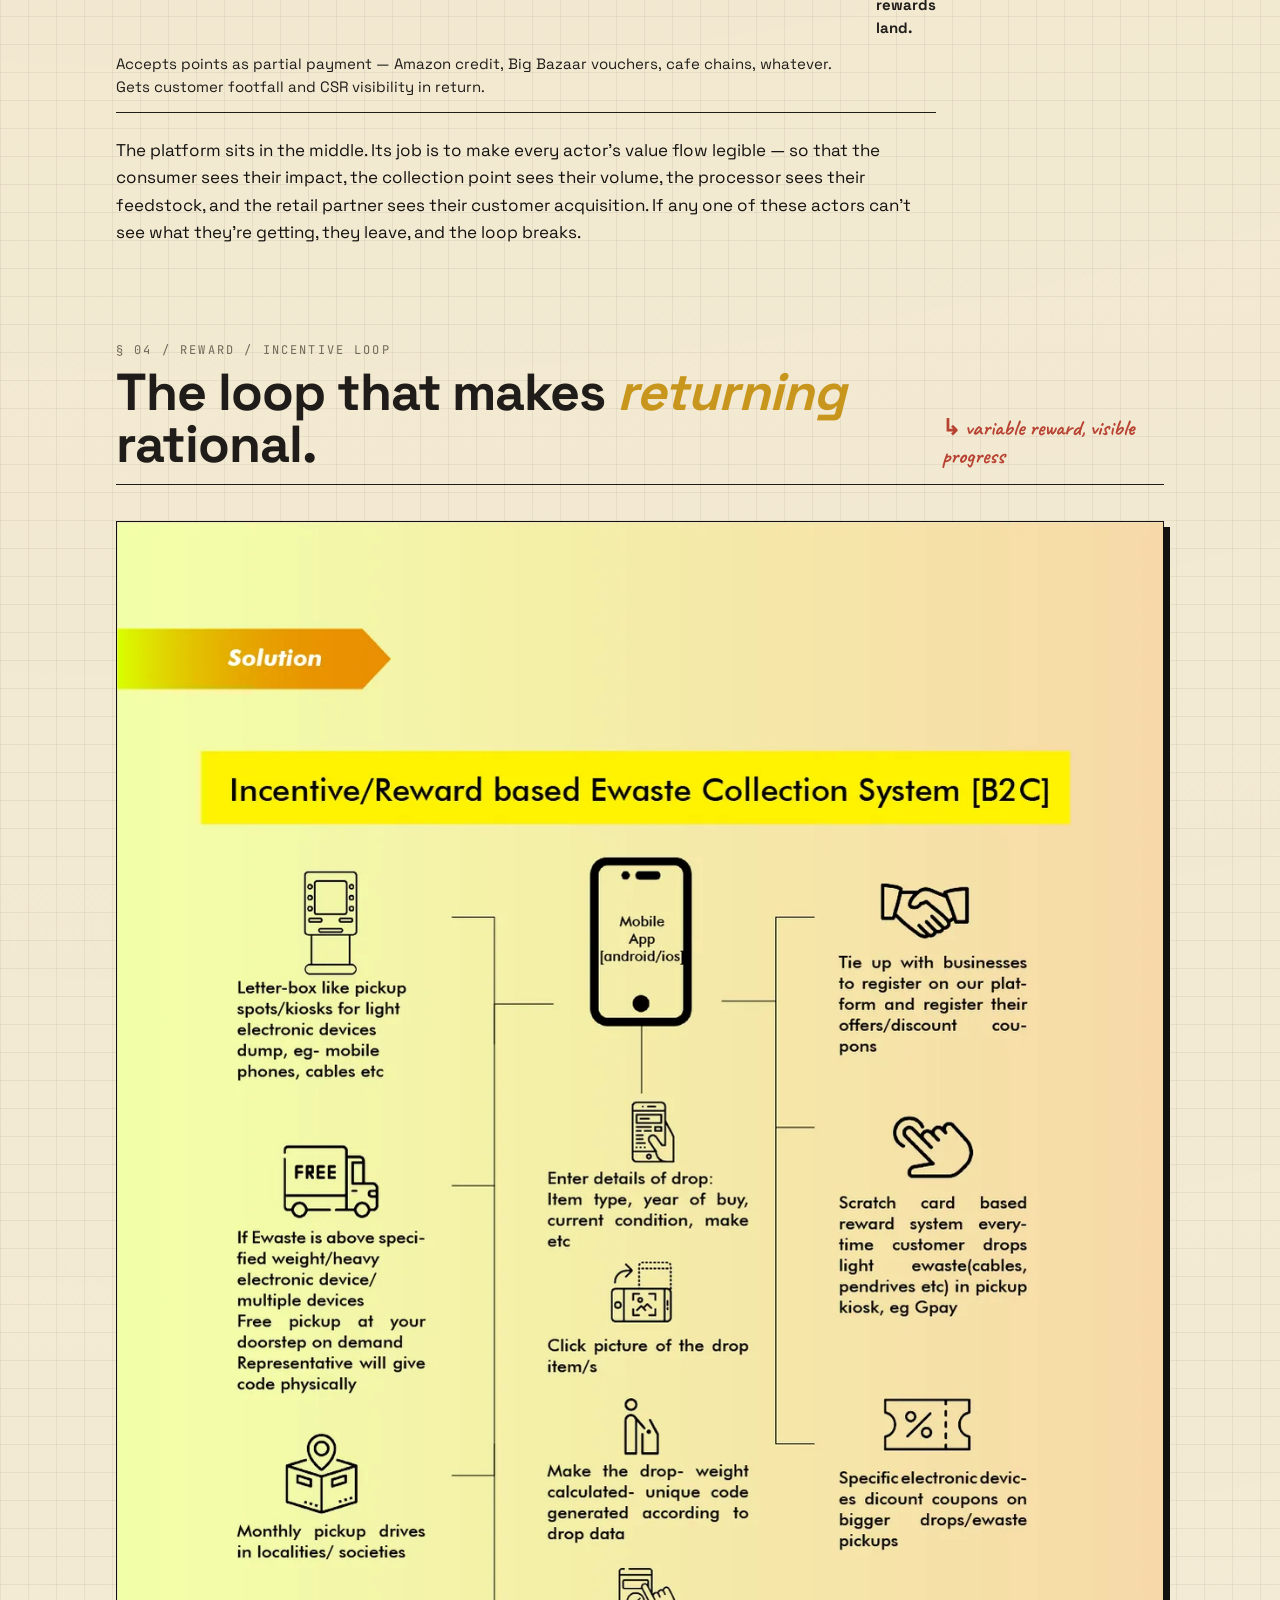
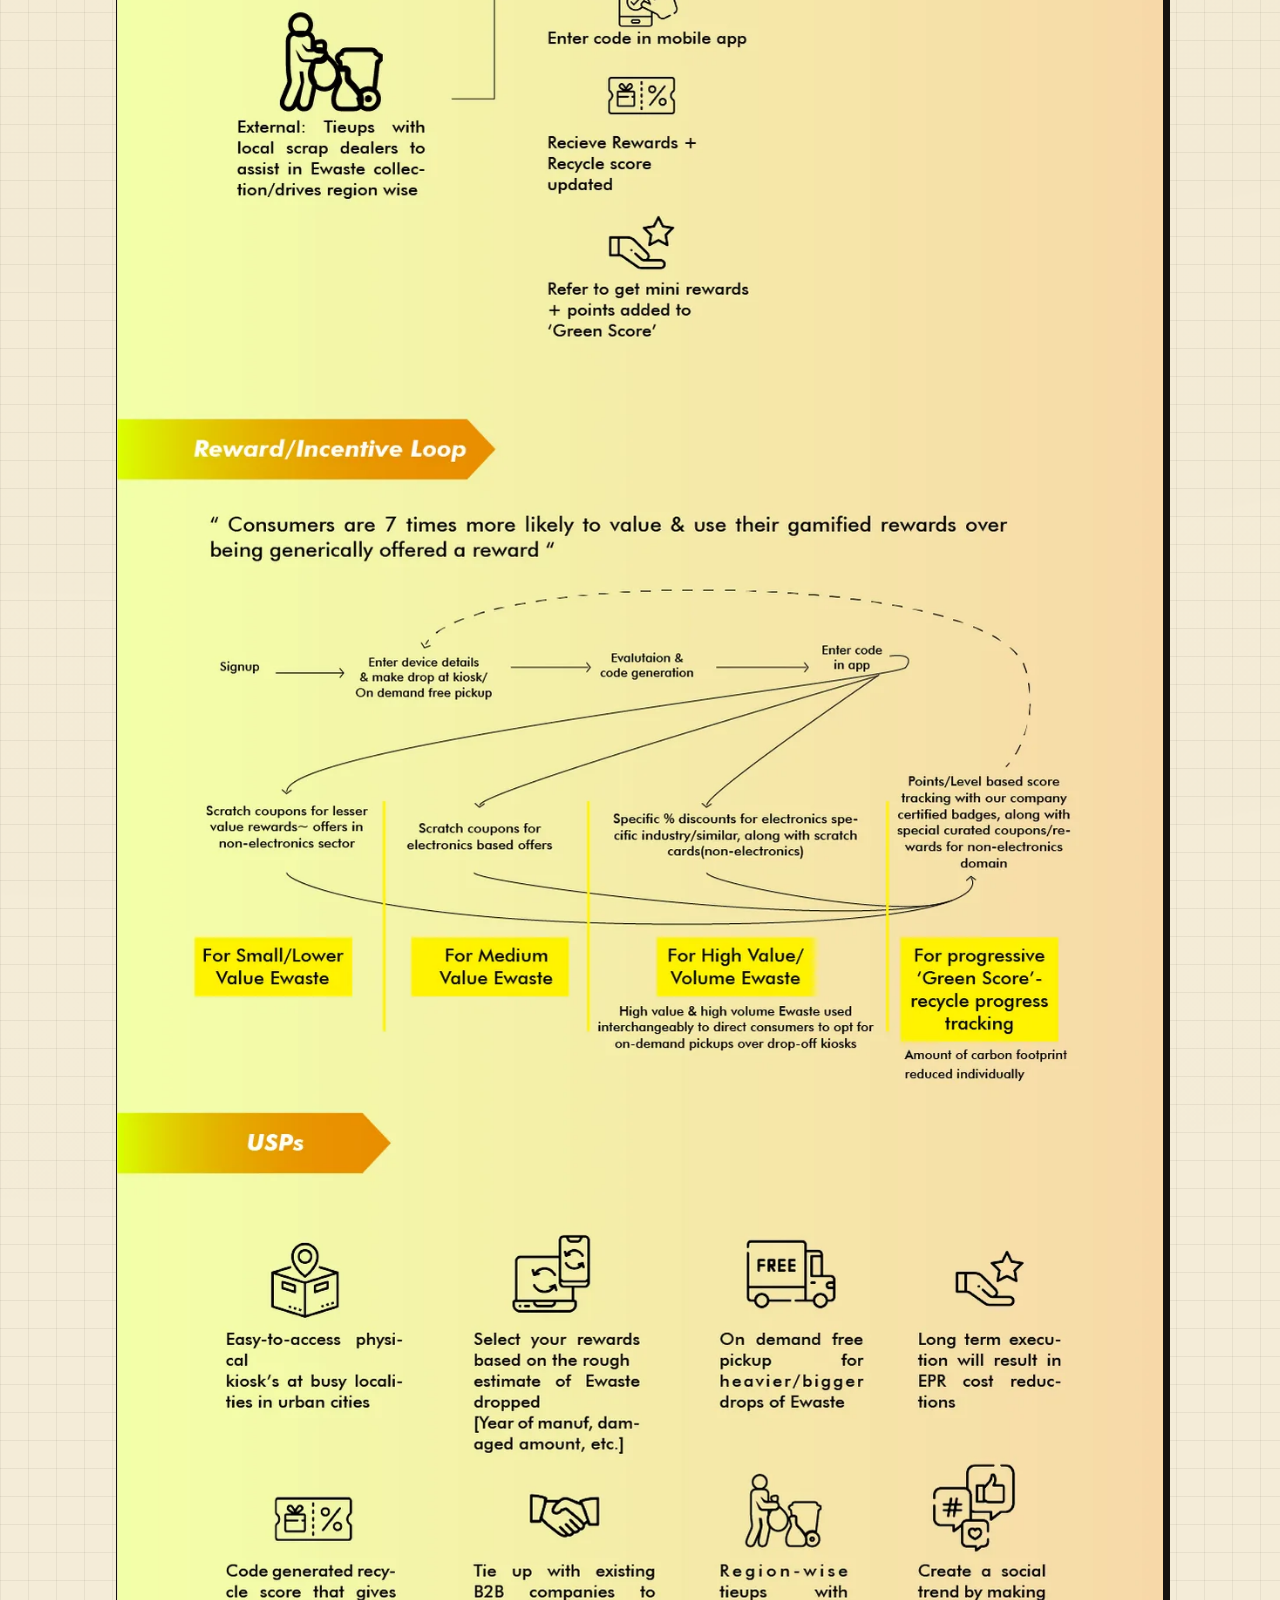
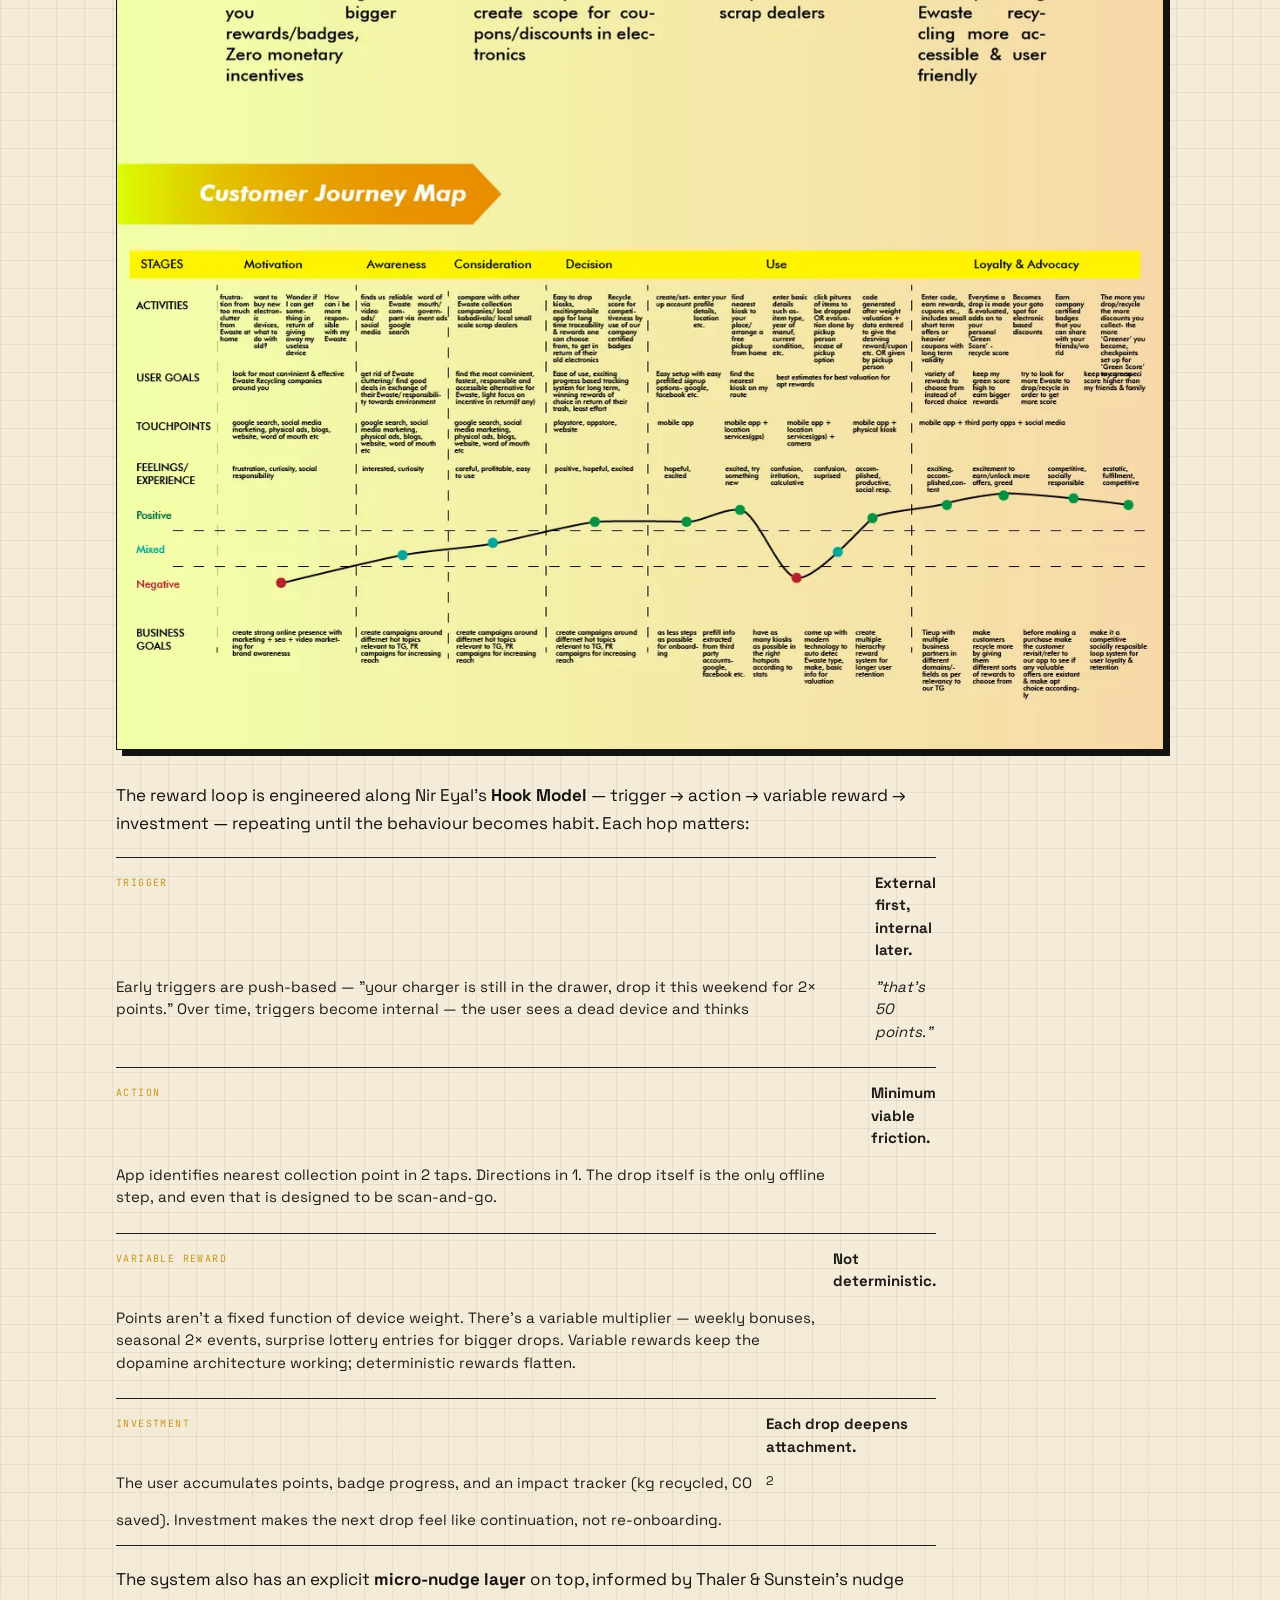
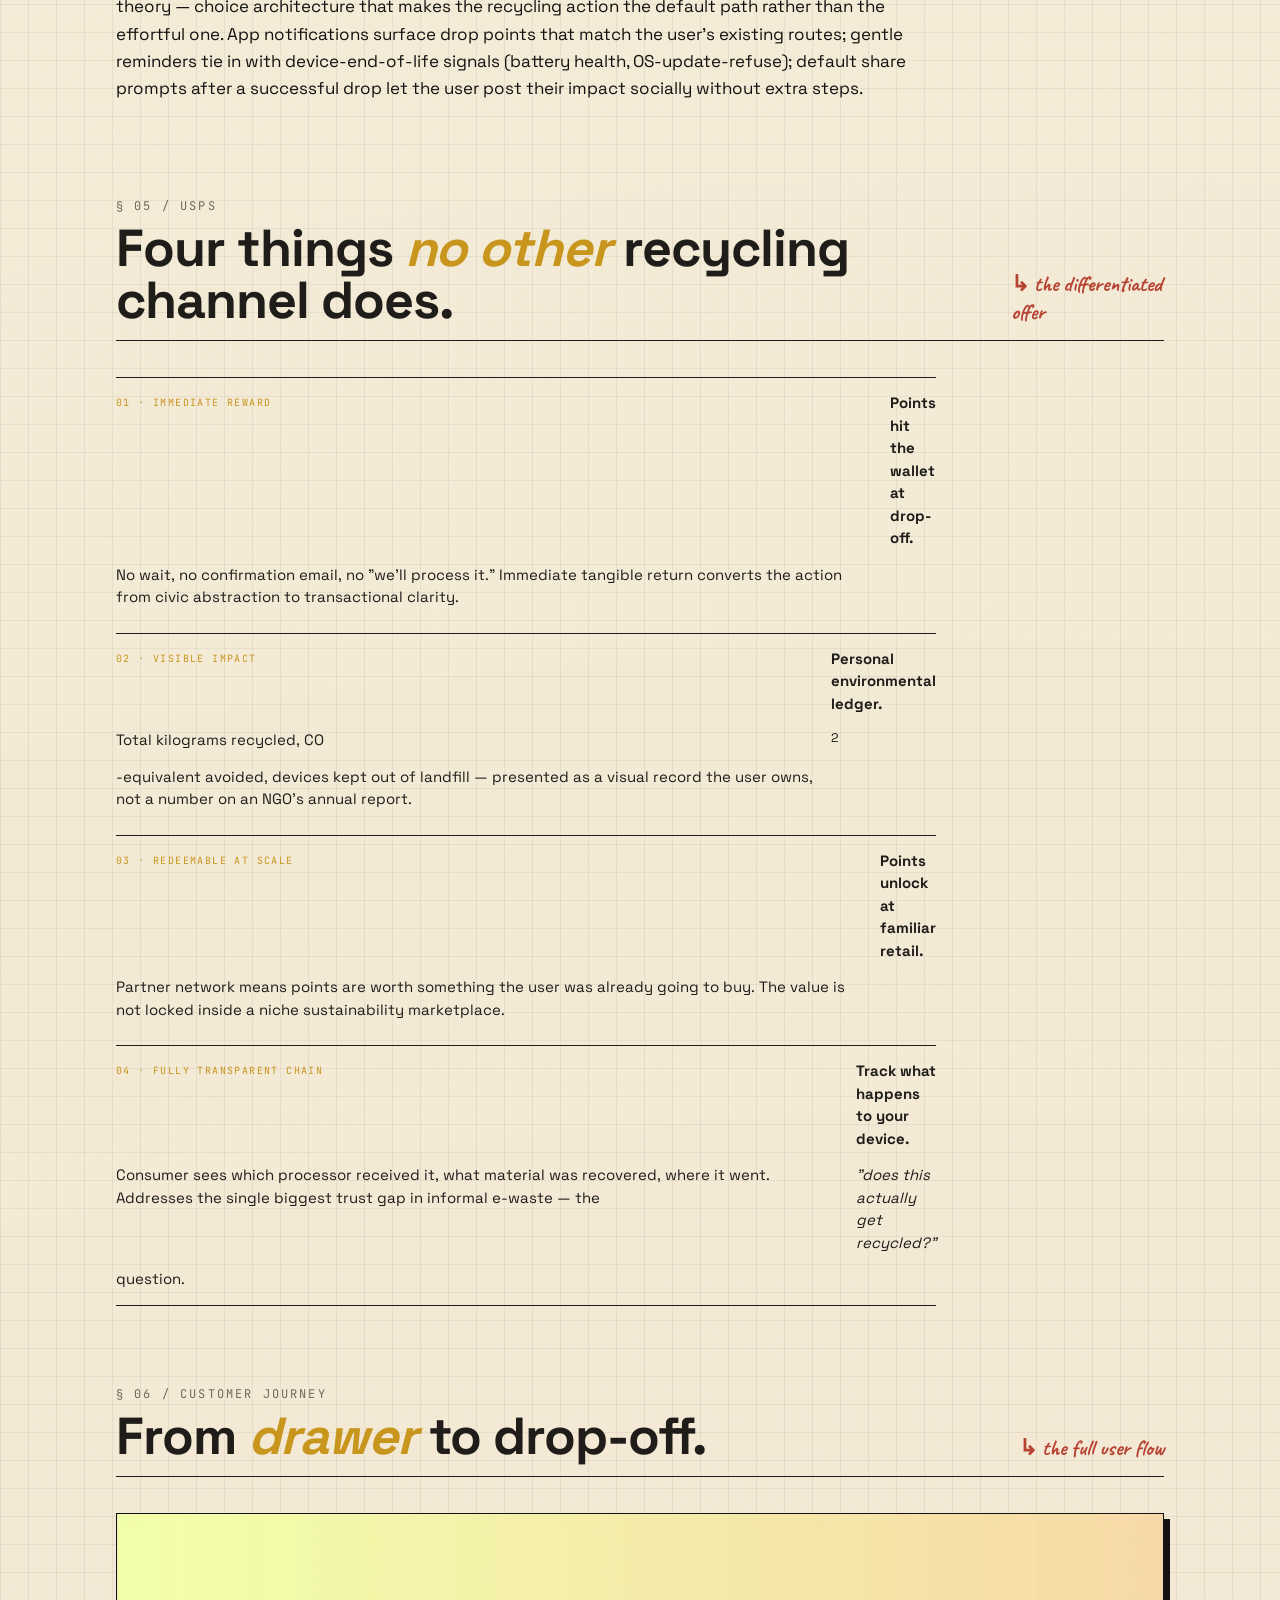
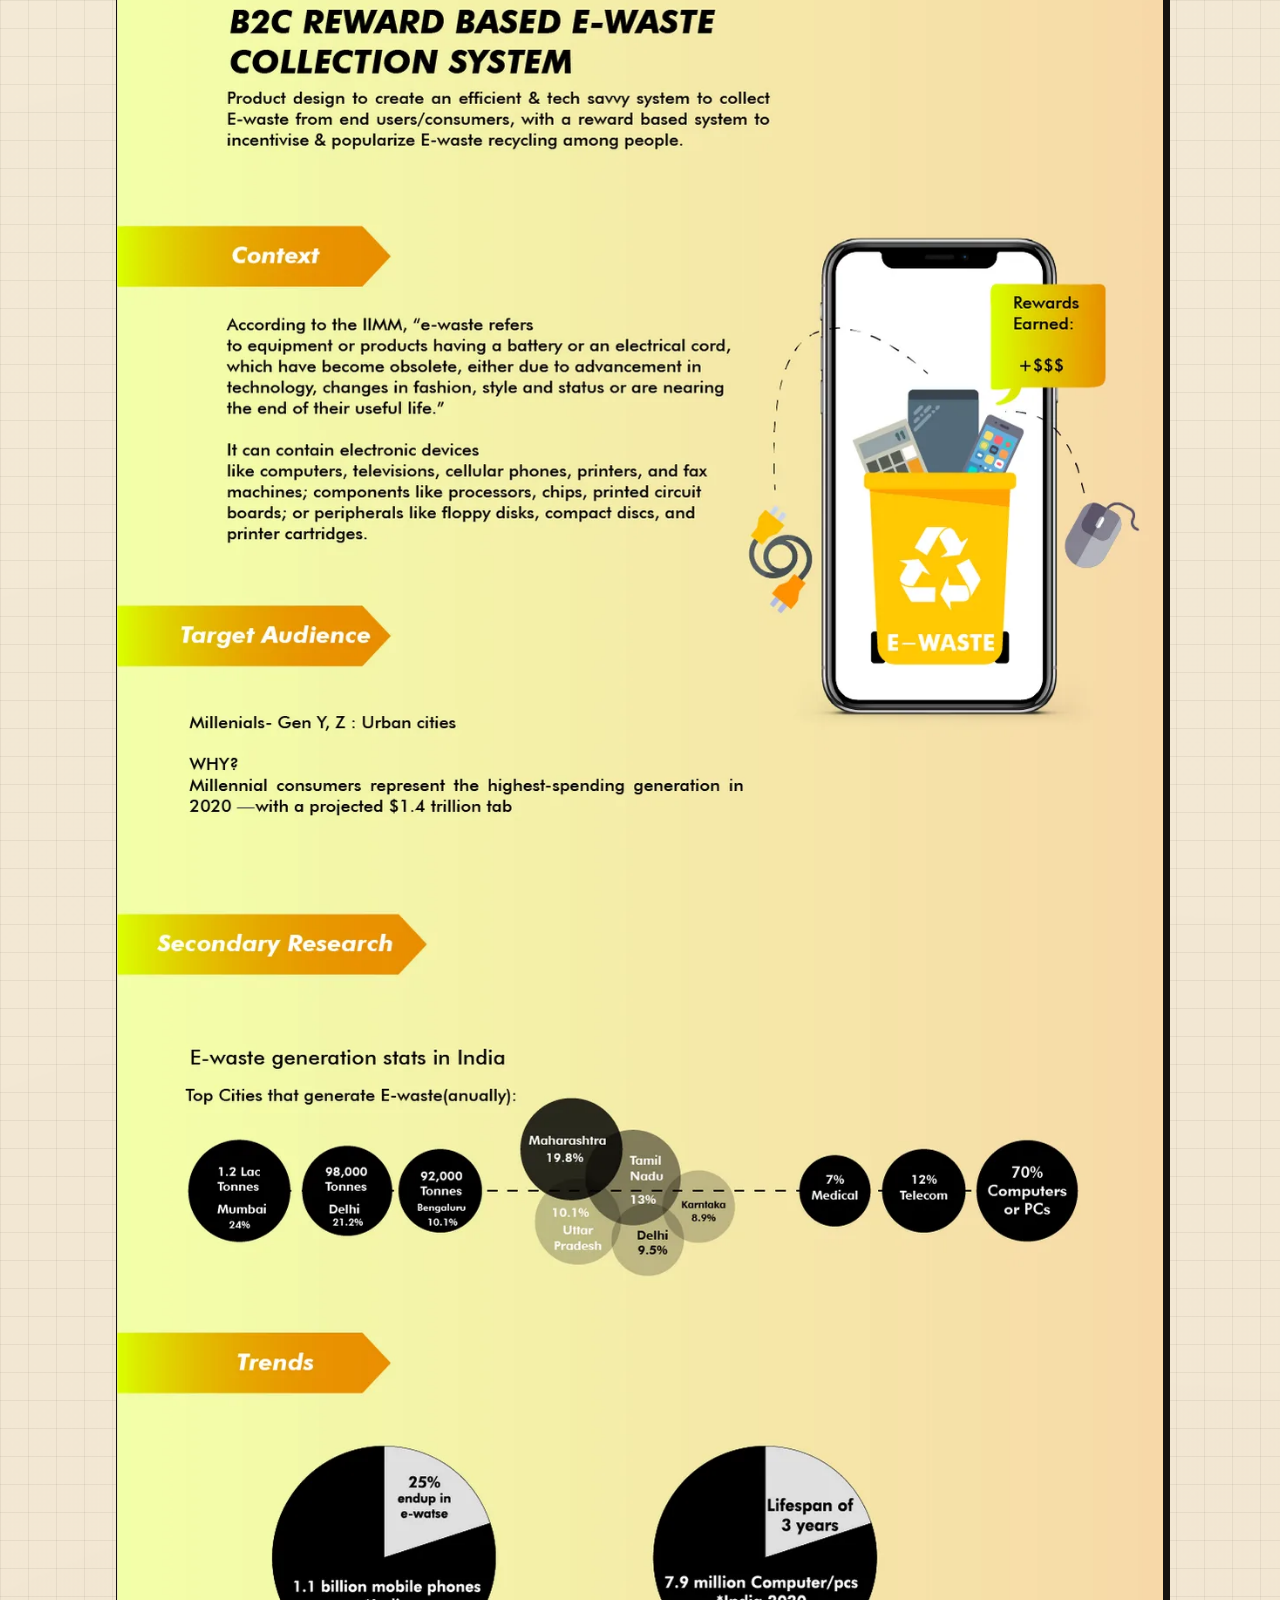
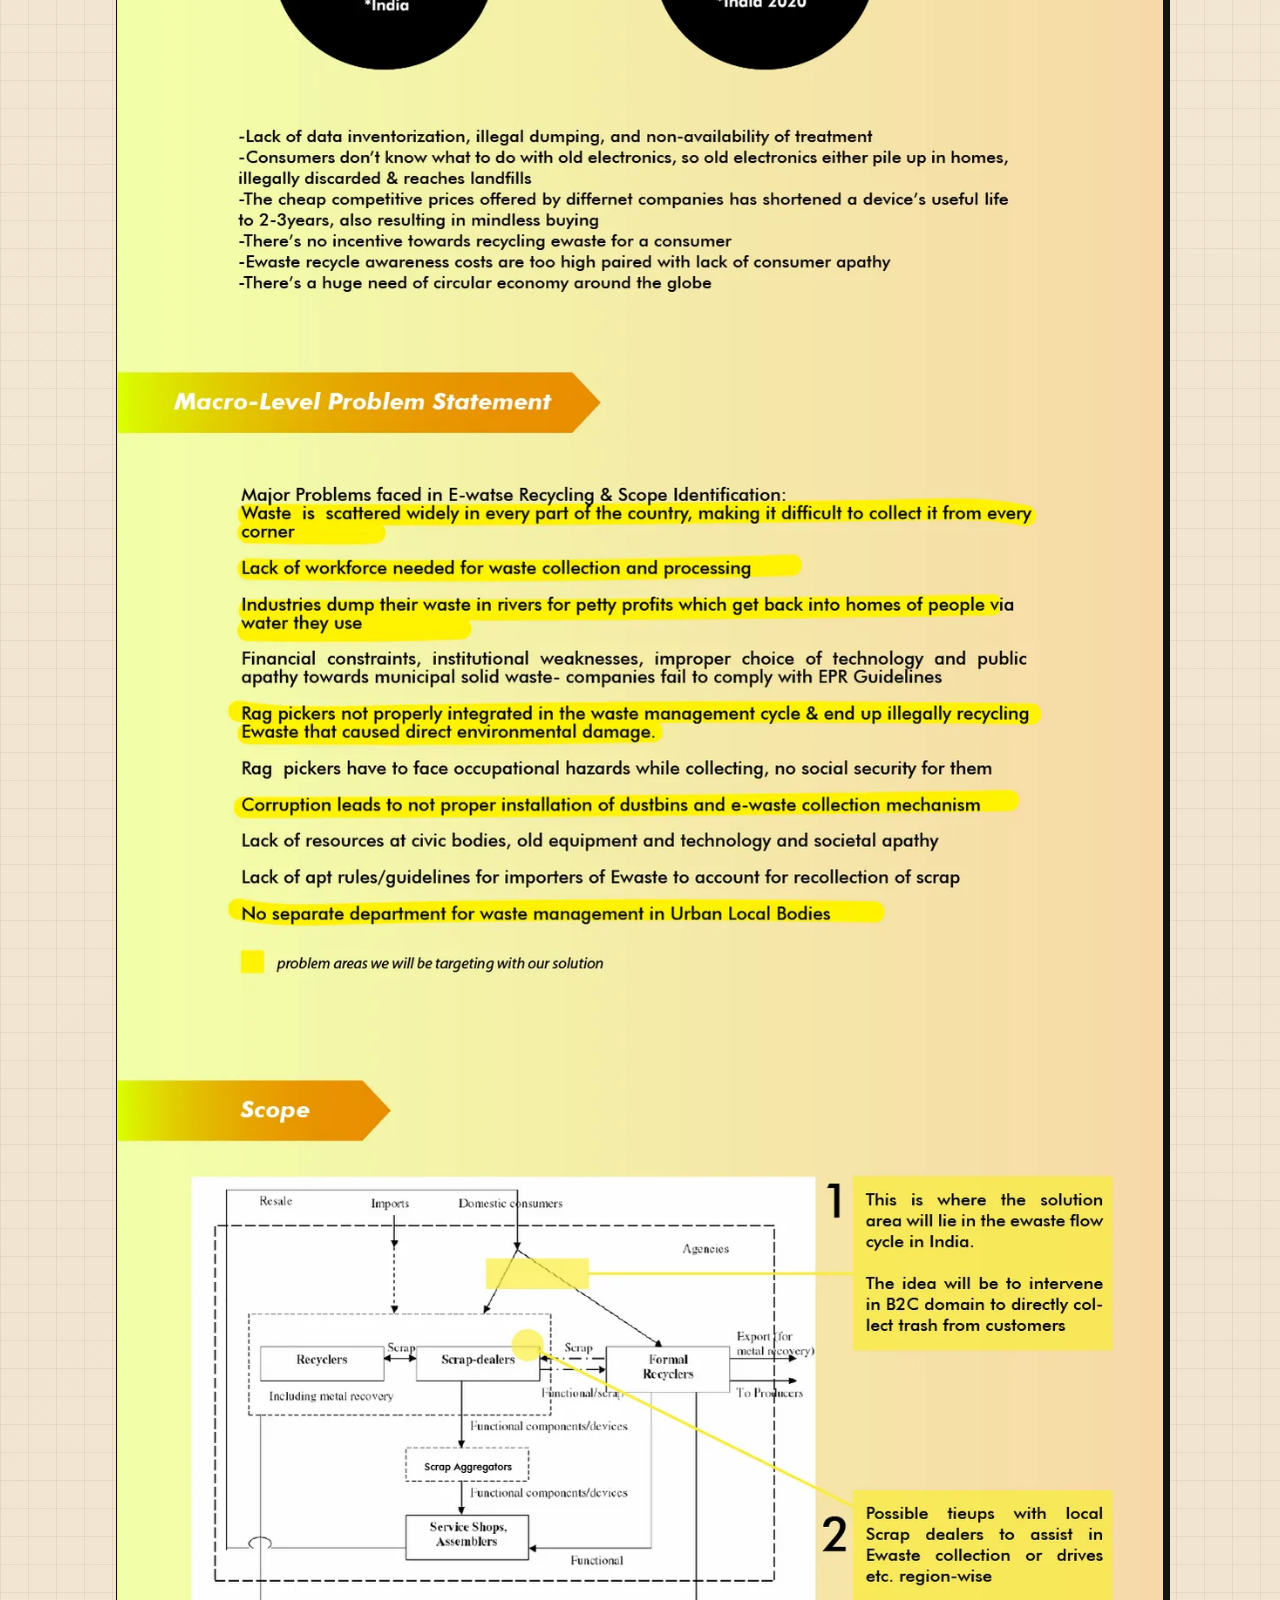
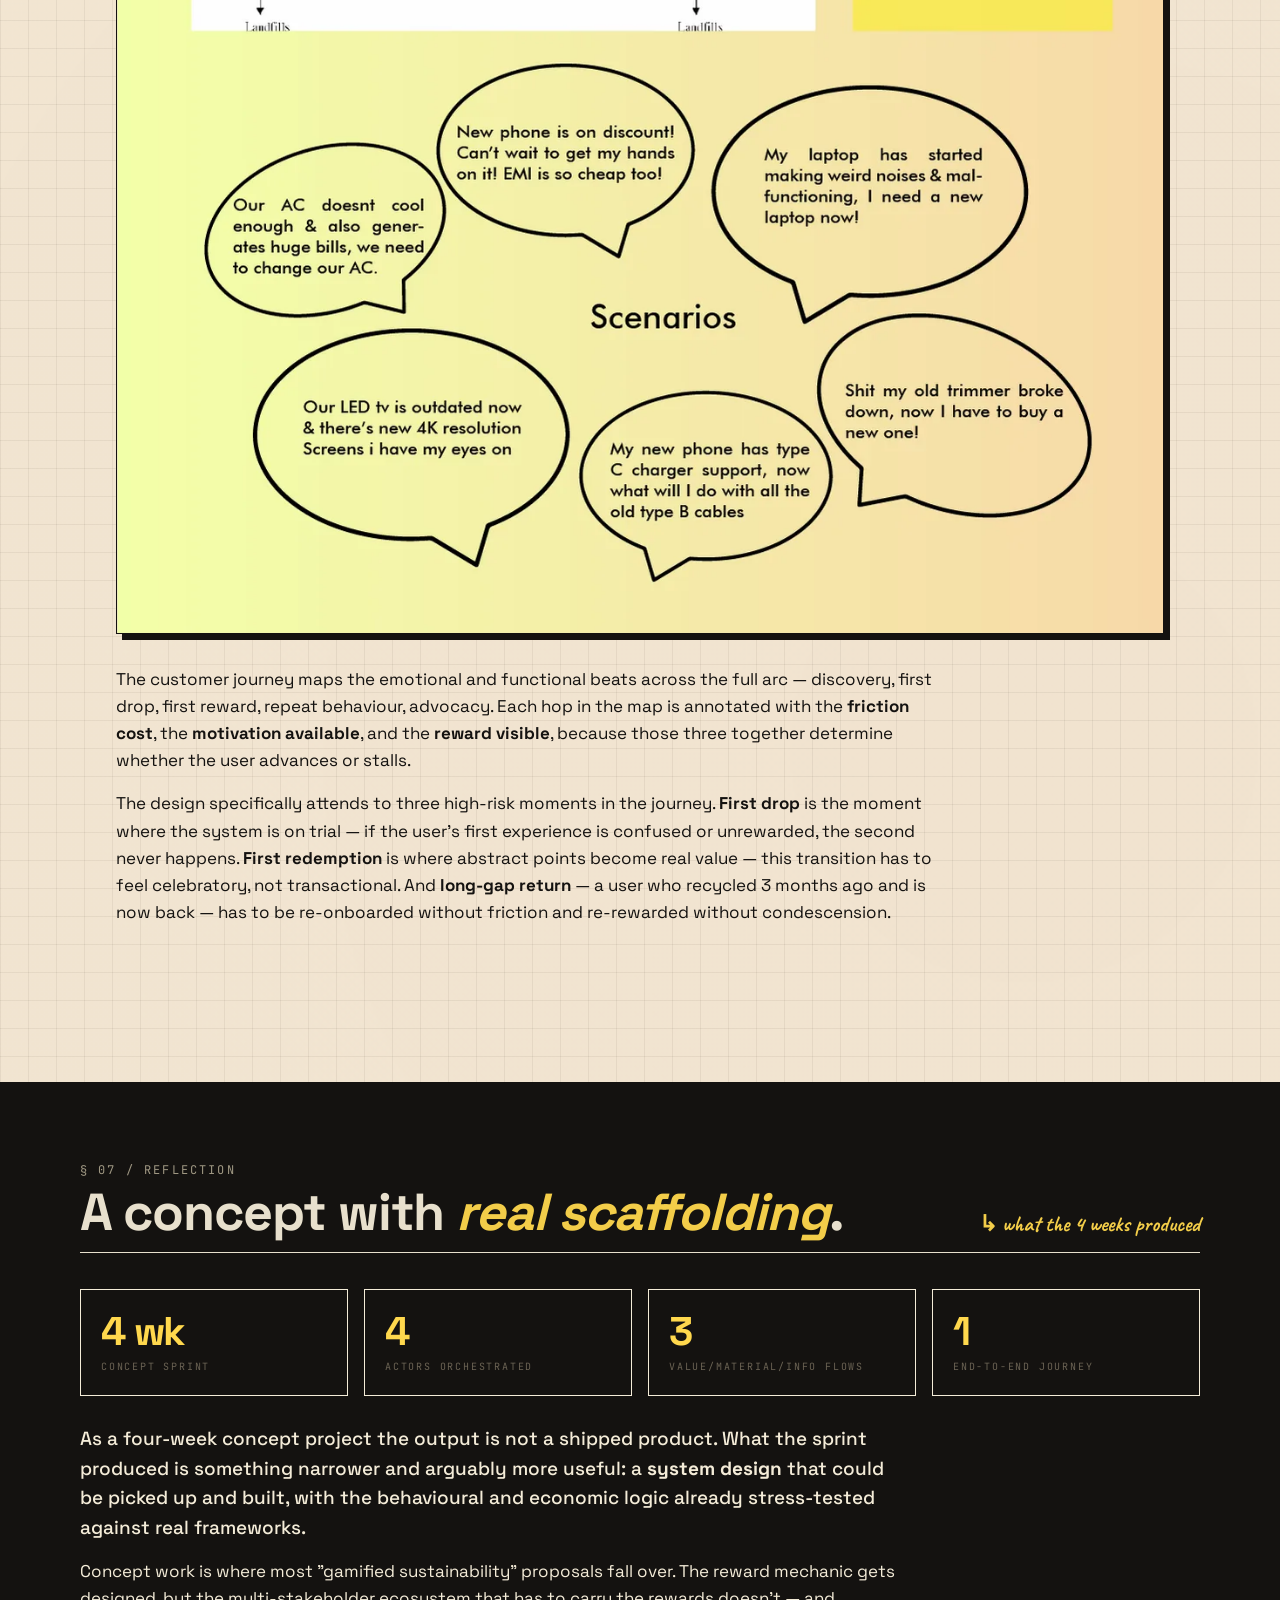
<file: case-studies/ewaste-recycling.html>
<!doctype html>
<html lang="en">
<head>
<meta charset="utf-8" />
<meta name="viewport" content="width=device-width,initial-scale=1" />
<title>B2C Reward-Based E-Waste Collection System · Abhilasha Singh</title>
<link rel="preconnect" href="https://fonts.googleapis.com">
<link rel="preconnect" href="https://fonts.gstatic.com" crossorigin>
<link href="https://fonts.googleapis.com/css2?family=Space+Grotesk:wght@400;500;600;700&family=JetBrains+Mono:wght@400;500;700&family=Caveat:wght@500;700&display=swap" rel="stylesheet">
<link rel="stylesheet" href="case-study.css">
</head>
<body>

<div class="topbar">
  <a class="back" href="../index.html">← back to portfolio</a>
  <div class="crumb">Case Study · 09 / 10</div>
</div>

<!-- Hero -->
<header class="hero">
  <div class="eyebrow"><span class="tick"></span><span>Concept · 4 weeks · solo · product / service design</span></div>
  <h1>E-waste recycling as a <em>reward loop</em>, not a civic obligation.</h1>
  <p class="sub">A concept for a <b>B2C reward-based e-waste collection ecosystem</b> — reframing recycling from moral homework into a gamified, rewarding daily behaviour, with an end-to-end system designed across consumer, collection point, processor, and retail partner.</p>

  <dl class="meta-grid">
    <div><dt>Role</dt><dd>Sole product / service designer</dd></div>
    <div><dt>Duration</dt><dd>4 weeks</dd></div>
    <div><dt>Type</dt><dd>Concept · product + service</dd></div>
    <div><dt>Domain</dt><dd>Sustainability · circular economy</dd></div>
    <div><dt>Output</dt><dd>Full ecosystem design · customer journey · reward loop · app concept</dd></div>
  </dl>

  <div class="hero-img">
    <img src="../assets/case-studies/ewaste-recycling/02.webp" alt="B2C Reward Based E-Waste Collection System — cover">
  </div>
</header>

<!-- CONTEXT -->
<section class="block">
  <div class="sec-head">
    <div>
      <div class="sec-num">§ 01 / Context</div>
      <h2 class="sec-title">E-waste isn't a technology problem. It's a <em>behaviour</em> problem.</h2>
    </div>
    <div class="sec-kick">↳ where the real gap sits</div>
  </div>
  <div class="prose">
    <p class="lead">The global e-waste story is, on the surface, an infrastructure story — not enough collection points, not enough recycling plants, not enough regulatory teeth. That framing produces infrastructure solutions: build more bins, open more facilities, legislate harder.</p>

    <p>Zoom in, though, and the more stubborn gap is upstream of all of that. The consumer already knows e-waste matters. The consumer already has a dead phone, an old charger, a broken remote sitting in a drawer. The consumer does not recycle it — not because no recycler exists, but because the <b>friction-to-reward ratio</b> for the individual act of recycling a single object is wrong. There is a lot of friction (<em>where do I take this? when? will they take it? what do I get?</em>) and almost no reward (<em>a small civic glow, maybe</em>).</p>

    <p>This is a classic <b>Fogg Behaviour Model</b> failure. BJ Fogg's formulation — <em>B = MAT</em>, Behaviour = Motivation × Ability × Trigger — captures it cleanly: motivation exists, but ability (how easy is the action?) is low and triggers (what reminds me?) are absent. Either the behaviour gets easier, or it gets better rewarded, or it doesn't happen.</p>

    <p>A rewards-based e-waste system directly addresses both axes. It <b>raises ability</b> by shrinking the question to "where's the nearest drop point on my app?" and it <b>raises motivation</b> by making the reward immediate, visible, and tangible — not an abstract environmental contribution measured in someone else's spreadsheet.</p>

    <div class="pull-quote">Recycling one phone doesn't feel like saving the world. The design job is to make it feel like getting paid.</div>
  </div>
</section>

<!-- THESIS -->
<section class="block dark">
  <div class="inner">
    <div class="sec-head" style="border-bottom-color:var(--paper)">
      <div>
        <div class="sec-num">§ 02 / Thesis</div>
        <h2 class="sec-title">Gamification as <em>behaviour-change infrastructure</em>.</h2>
      </div>
      <div class="sec-kick">↳ not a sticker, a system</div>
    </div>
    <div class="prose">
      <p class="lead">"Gamify it" is often design shorthand for "add points and a leaderboard." That shorthand wastes the actual mechanism. The thing that makes gamification work — when it works — is that it installs <b>variable, visible, earnable reward structures</b> around behaviours that previously had none. It changes the behaviour's environment, not the behaviour itself.</p>

      <p>For e-waste recycling, the design question was: <em>what motivational drives are currently being served, and which ones are being starved?</em> Running the same Octalysis lens used in other case studies in this portfolio surfaces the diagnosis clearly:</p>

      <ul class="principle-list">
        <li data-tag="Drive 1 · Meaning"><b>Already present.</b> Consumers know recycling matters. "Epic Meaning" is not where the gap is — it's already pulling them toward the act.</li>
        <li data-tag="Drive 2 · Accomplishment"><b>Starved.</b> There's no progress bar, no tier, no visible record. The act produces no sense of having done something.</li>
        <li data-tag="Drive 4 · Ownership"><b>Starved.</b> Nothing is kept. No rewards accrue. The user walks away empty-handed.</li>
        <li data-tag="Drive 5 · Social Influence"><b>Nearly absent.</b> Recycling is invisible. No one sees the user doing it. No social reinforcement.</li>
        <li data-tag="Drive 7 · Unpredictability"><b>Absent.</b> The act is perfectly deterministic. Drop it in a bin. No surprise. No variable reward.</li>
      </ul>

      <p style="margin-top:24px">The system design had to install functional loops on Drives 2, 4, 5, and 7 — and do it without hollowing out Drive 1, because <em>the meaning of the act must survive the rewards added on top of it</em>. Deci &amp; Ryan's Self-Determination Theory warns about the overjustification effect: pay someone to do something they already valued intrinsically and they may value it less. So the rewards layer had to be framed as <b>bonus</b>, not as <b>payment</b>. Caring is already the reason. The app is a side-channel of delight.</p>
    </div>
  </div>
</section>

<!-- THE SYSTEM -->
<section class="block">
  <div class="sec-head">
    <div>
      <div class="sec-num">§ 03 / The System</div>
      <h2 class="sec-title">Four actors. <em>One loop.</em></h2>
    </div>
    <div class="sec-kick">↳ ecosystem architecture</div>
  </div>
  <div class="prose">
    <p class="lead">A B2C reward-based collection system isn't a single-actor product — it's a multi-stakeholder ecosystem, and the design has to hold the flow of <b>value</b>, the flow of <b>material</b>, and the flow of <b>information</b> across every hop. These three flows don't move in parallel. Material flows from consumer outward; value flows back; information orchestrates both.</p>

    <ul class="principle-list">
      <li data-tag="01 · Consumer"><b>Starts with the dead device.</b> Opens the app, identifies the drop point, takes the object there, gets a receipt in the form of points. Never has to understand what happens downstream.</li>
      <li data-tag="02 · Collection point"><b>Physical interface.</b> Kiosks, mall stations, retail partners. Scans the object, verifies eligibility, issues points. Stores material for pickup.</li>
      <li data-tag="03 · Processor"><b>The recycler.</b> Collects from collection points in batches. Actually dismantles, sorts, and processes the e-waste. Reports material-recovered data back to the platform.</li>
      <li data-tag="04 · Retail partner"><b>Where rewards land.</b> Accepts points as partial payment — Amazon credit, Big Bazaar vouchers, cafe chains, whatever. Gets customer footfall and CSR visibility in return.</li>
    </ul>

    <p style="margin-top:24px">The platform sits in the middle. Its job is to make every actor's value flow legible — so that the consumer sees their impact, the collection point sees their volume, the processor sees their feedstock, and the retail partner sees their customer acquisition. If any one of these actors can't see what they're getting, they leave, and the loop breaks.</p>
  </div>
</section>

<!-- REWARD LOOP + SYSTEM DIAGRAM -->
<section class="block">
  <div class="sec-head">
    <div>
      <div class="sec-num">§ 04 / Reward / Incentive Loop</div>
      <h2 class="sec-title">The loop that makes <em>returning</em> rational.</h2>
    </div>
    <div class="sec-kick">↳ variable reward, visible progress</div>
  </div>

  <div class="wide-mock">
    <img src="../assets/case-studies/ewaste-recycling/03.webp" alt="Incentive / Reward-based E-waste Collection System — solution diagram, reward loop, USPs, customer journey" loading="lazy">
  </div>

  <div class="prose" style="margin-top:28px">
    <p>The reward loop is engineered along Nir Eyal's <b>Hook Model</b> — trigger → action → variable reward → investment — repeating until the behaviour becomes habit. Each hop matters:</p>

    <ul class="principle-list">
      <li data-tag="Trigger"><b>External first, internal later.</b> Early triggers are push-based — "your charger is still in the drawer, drop it this weekend for 2× points." Over time, triggers become internal — the user sees a dead device and thinks <em>"that's 50 points."</em></li>
      <li data-tag="Action"><b>Minimum viable friction.</b> App identifies nearest collection point in 2 taps. Directions in 1. The drop itself is the only offline step, and even that is designed to be scan-and-go.</li>
      <li data-tag="Variable reward"><b>Not deterministic.</b> Points aren't a fixed function of device weight. There's a variable multiplier — weekly bonuses, seasonal 2× events, surprise lottery entries for bigger drops. Variable rewards keep the dopamine architecture working; deterministic rewards flatten.</li>
      <li data-tag="Investment"><b>Each drop deepens attachment.</b> The user accumulates points, badge progress, and an impact tracker (kg recycled, CO<sub>2</sub> saved). Investment makes the next drop feel like continuation, not re-onboarding.</li>
    </ul>

    <p style="margin-top:20px">The system also has an explicit <b>micro-nudge layer</b> on top, informed by Thaler &amp; Sunstein's nudge theory — choice architecture that makes the recycling action the default path rather than the effortful one. App notifications surface drop points that match the user's existing routes; gentle reminders tie in with device-end-of-life signals (battery health, OS-update-refuse); default share prompts after a successful drop let the user post their impact socially without extra steps.</p>
  </div>
</section>

<!-- USPs -->
<section class="block">
  <div class="sec-head">
    <div>
      <div class="sec-num">§ 05 / USPs</div>
      <h2 class="sec-title">Four things <em>no other</em> recycling channel does.</h2>
    </div>
    <div class="sec-kick">↳ the differentiated offer</div>
  </div>
  <div class="prose">
    <ul class="principle-list">
      <li data-tag="01 · Immediate reward"><b>Points hit the wallet at drop-off.</b> No wait, no confirmation email, no "we'll process it." Immediate tangible return converts the action from civic abstraction to transactional clarity.</li>
      <li data-tag="02 · Visible impact"><b>Personal environmental ledger.</b> Total kilograms recycled, CO<sub>2</sub>-equivalent avoided, devices kept out of landfill — presented as a visual record the user owns, not a number on an NGO's annual report.</li>
      <li data-tag="03 · Redeemable at scale"><b>Points unlock at familiar retail.</b> Partner network means points are worth something the user was already going to buy. The value is not locked inside a niche sustainability marketplace.</li>
      <li data-tag="04 · Fully transparent chain"><b>Track what happens to your device.</b> Consumer sees which processor received it, what material was recovered, where it went. Addresses the single biggest trust gap in informal e-waste — the <em>"does this actually get recycled?"</em> question.</li>
    </ul>
  </div>
</section>

<!-- CUSTOMER JOURNEY -->
<section class="block">
  <div class="sec-head">
    <div>
      <div class="sec-num">§ 06 / Customer Journey</div>
      <h2 class="sec-title">From <em>drawer</em> to drop-off.</h2>
    </div>
    <div class="sec-kick">↳ the full user flow</div>
  </div>

  <div class="wide-mock">
    <img src="../assets/case-studies/ewaste-recycling/04.webp" alt="B2C Reward Based E-Waste Collection System — context, target audience, reward tiers, needs, actors, steps, scenarios" loading="lazy">
  </div>

  <div class="prose" style="margin-top:28px">
    <p>The customer journey maps the emotional and functional beats across the full arc — discovery, first drop, first reward, repeat behaviour, advocacy. Each hop in the map is annotated with the <b>friction cost</b>, the <b>motivation available</b>, and the <b>reward visible</b>, because those three together determine whether the user advances or stalls.</p>

    <p>The design specifically attends to three high-risk moments in the journey. <b>First drop</b> is the moment where the system is on trial — if the user's first experience is confused or unrewarded, the second never happens. <b>First redemption</b> is where abstract points become real value — this transition has to feel celebratory, not transactional. And <b>long-gap return</b> — a user who recycled 3 months ago and is now back — has to be re-onboarded without friction and re-rewarded without condescension.</p>
  </div>
</section>

<!-- REFLECTION / OUTCOME -->
<section class="block dark">
  <div class="inner">
    <div class="sec-head" style="border-bottom-color:var(--paper)">
      <div>
        <div class="sec-num">§ 07 / Reflection</div>
        <h2 class="sec-title">A concept with <em>real scaffolding</em>.</h2>
      </div>
      <div class="sec-kick">↳ what the 4 weeks produced</div>
    </div>

    <div class="outcome-row">
      <div class="stat"><div class="n">4 wk</div><div class="l">Concept sprint</div></div>
      <div class="stat"><div class="n">4</div><div class="l">Actors orchestrated</div></div>
      <div class="stat"><div class="n">3</div><div class="l">Value/material/info flows</div></div>
      <div class="stat"><div class="n">1</div><div class="l">End-to-end journey</div></div>
    </div>

    <div class="prose">
      <p class="lead">As a four-week concept project the output is not a shipped product. What the sprint produced is something narrower and arguably more useful: a <b>system design</b> that could be picked up and built, with the behavioural and economic logic already stress-tested against real frameworks.</p>

      <p>Concept work is where most "gamified sustainability" proposals fall over. The reward mechanic gets designed, but the multi-stakeholder ecosystem that has to carry the rewards doesn't — and without the collection-point economics, the processor's feedstock reliability, and the retail partner's footfall calculus, the whole thing is a poster about an app. The work here deliberately held the full system in view, because the consumer-facing reward loop is only the visible surface of a four-actor economy that has to actually balance.</p>

      <p>The theory layer makes the design defensible. <b>Fogg's Behaviour Model</b> gives the friction-vs-motivation argument structure. <b>Octalysis</b> locates which motivational drives are starved. <b>The Hook Model</b> describes the loop mechanism. <b>Nudge theory</b> describes the micro-architecture. <b>Self-Determination Theory</b> gives the warning about overjustification. Without these, a reward-based recycling concept is a vibe; with them, it's a system you can argue about.</p>

      <p>This was also the earliest piece of gamified-system design in the portfolio — the Octalysis audit that reappears in the Collection System case study and the Research Strategies toolkit has its roots in the analysis done here. Behaviour-change gamification across a multi-actor ecosystem turned out to be the recurring design skill, expressed across radically different domains: e-waste, casual word games, wedding-themed match-3, match-3 themed around travel, narrative RPGs. The substrate changes; the underlying framework doesn't.</p>
    </div>
    <span class="note">↑ the loop is the product.</span>
  </div>
</section>

<nav class="nextprev">
  <a href="research-strategies.html">← prev: Research Strategies</a>
  <a class="to-portfolio" href="../index.html">Abhilasha Singh · Portfolio v26</a>
  <a href="edu-saas-dashboard.html" style="text-align:right">next: Educational SaaS →</a>
</nav>

</body>
</html>
</file>
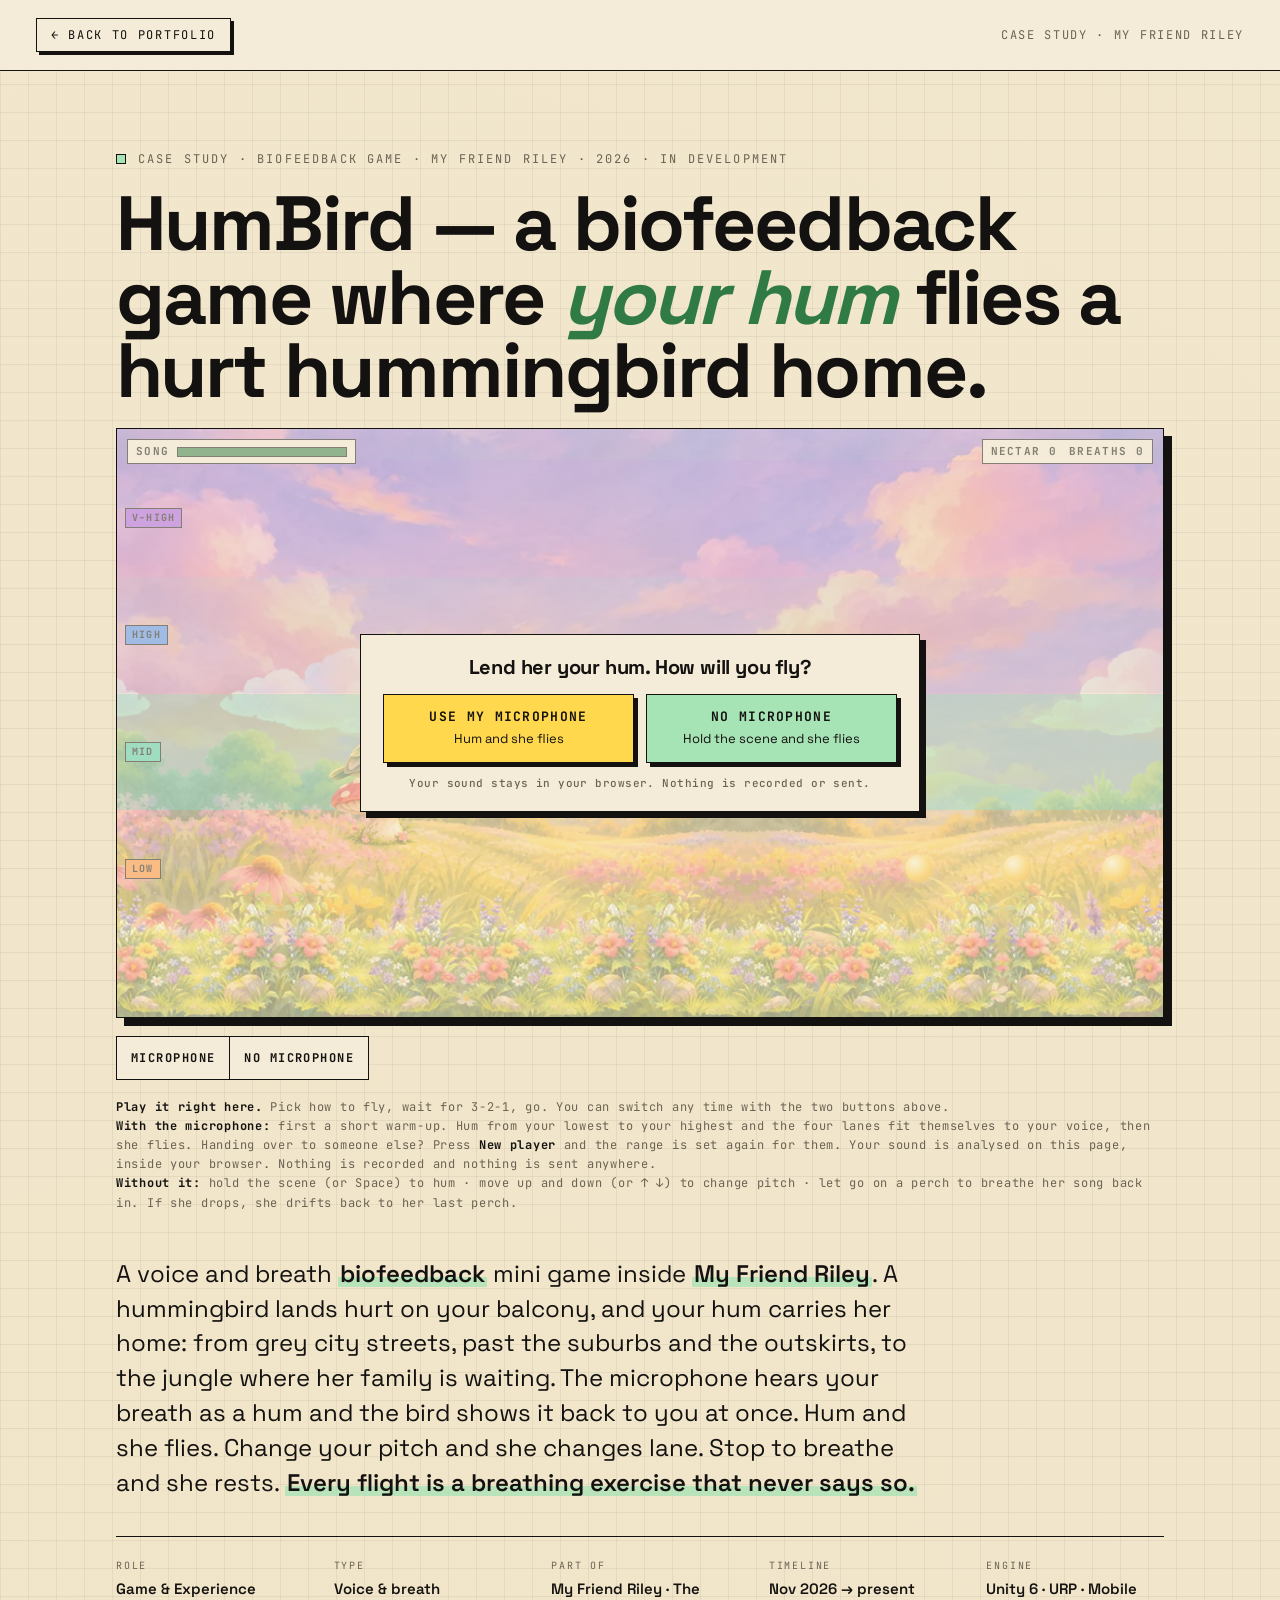
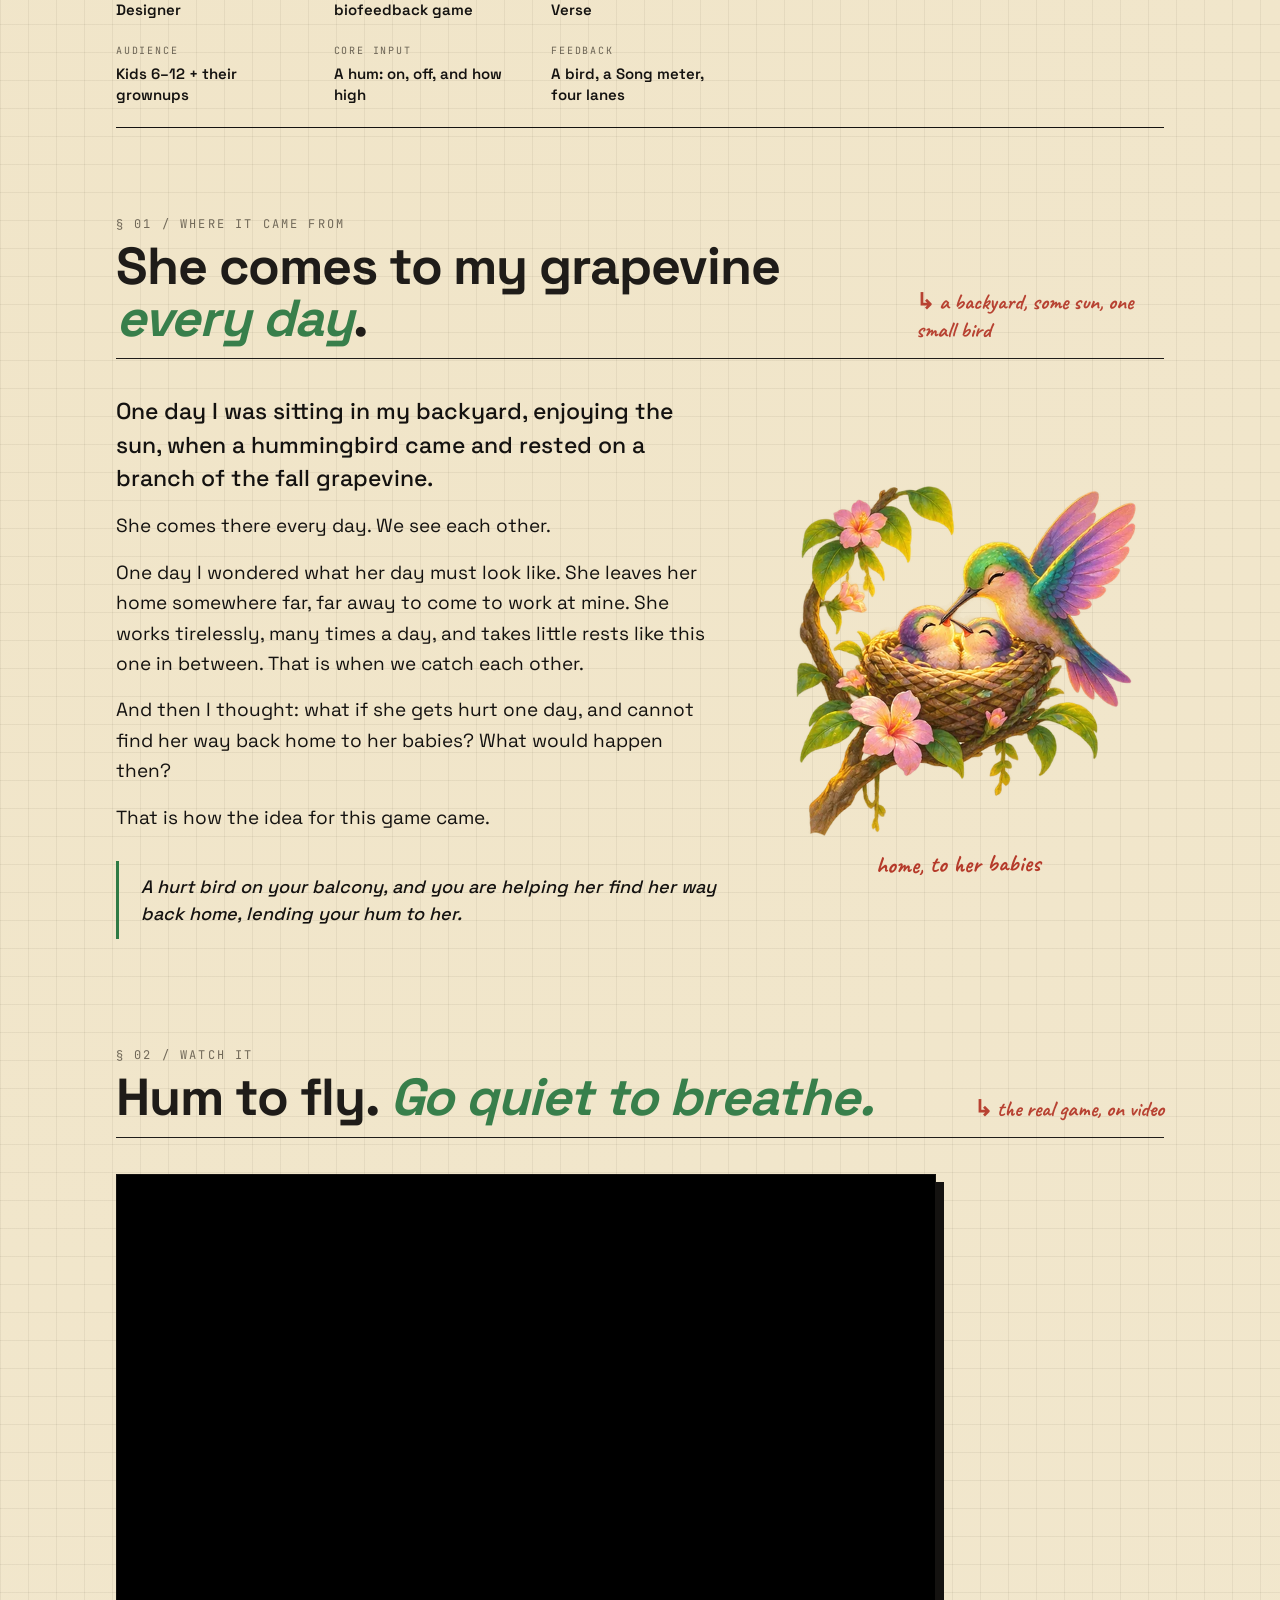
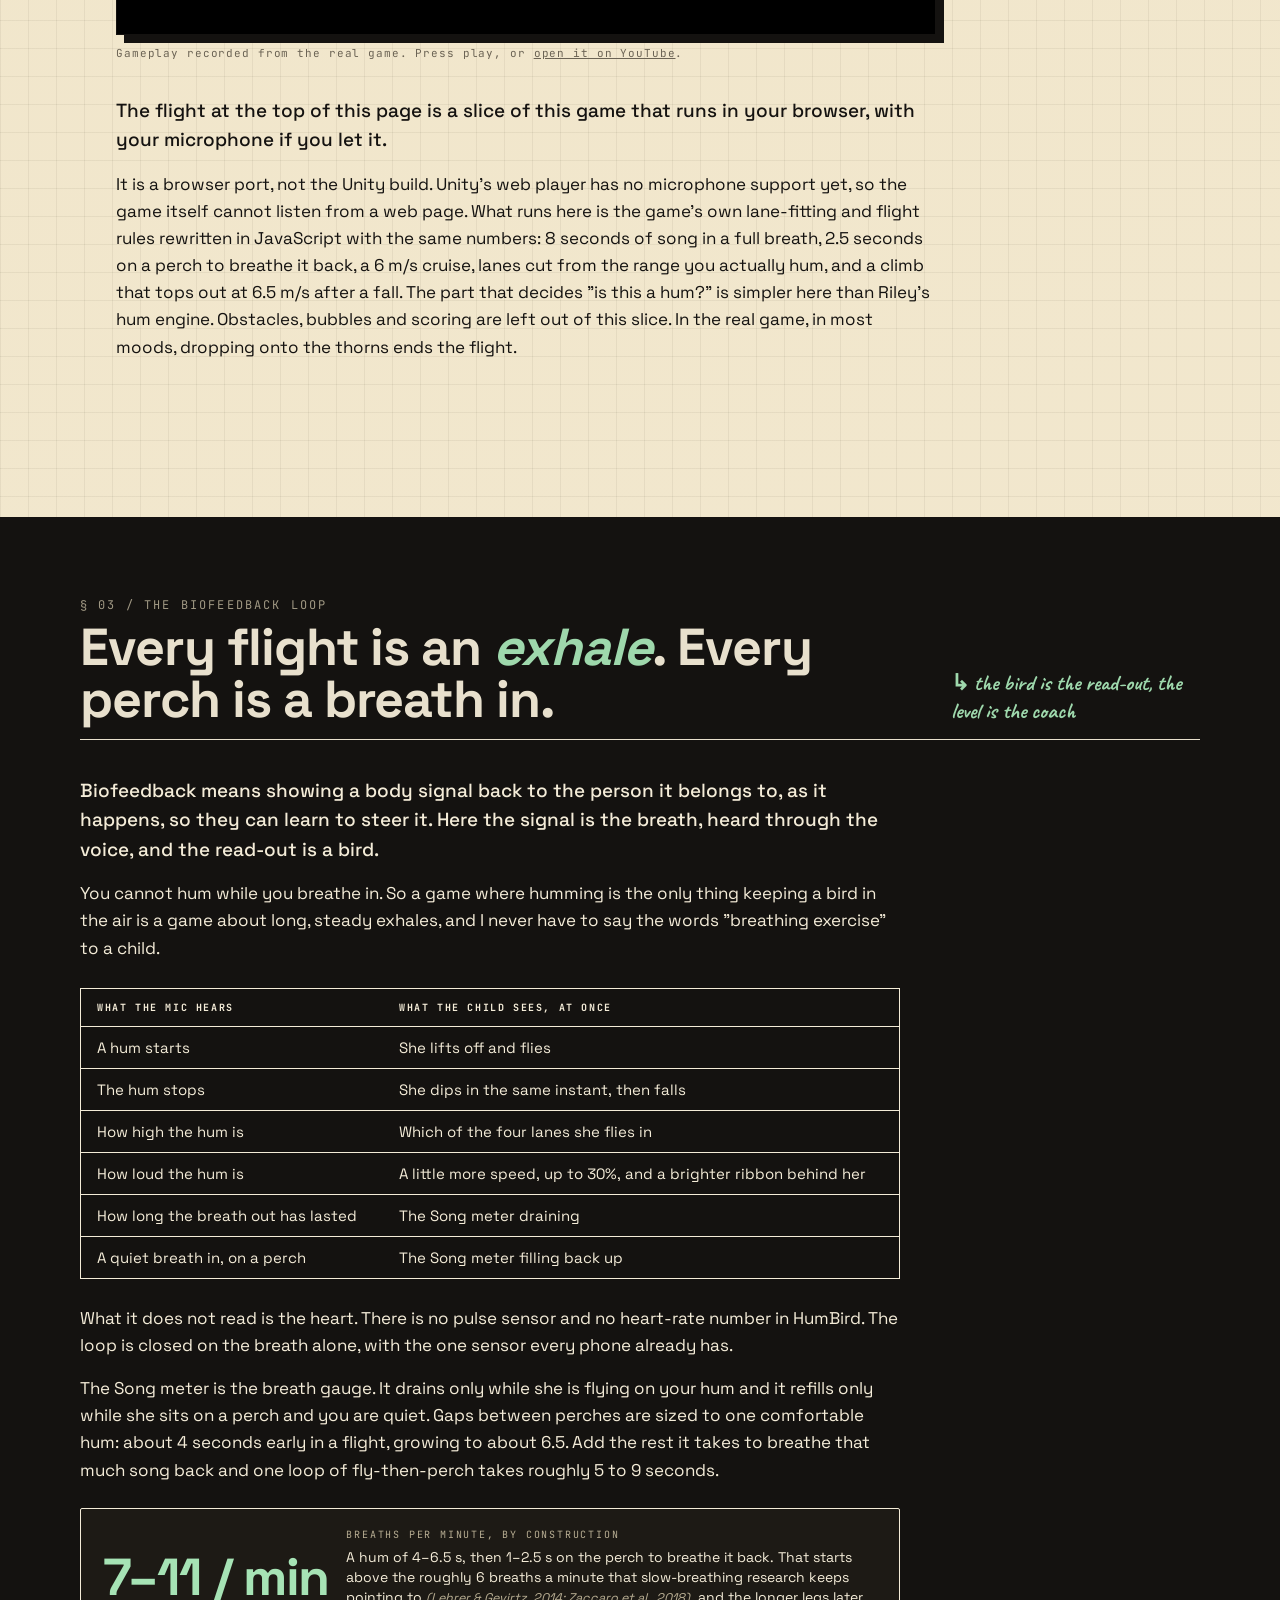
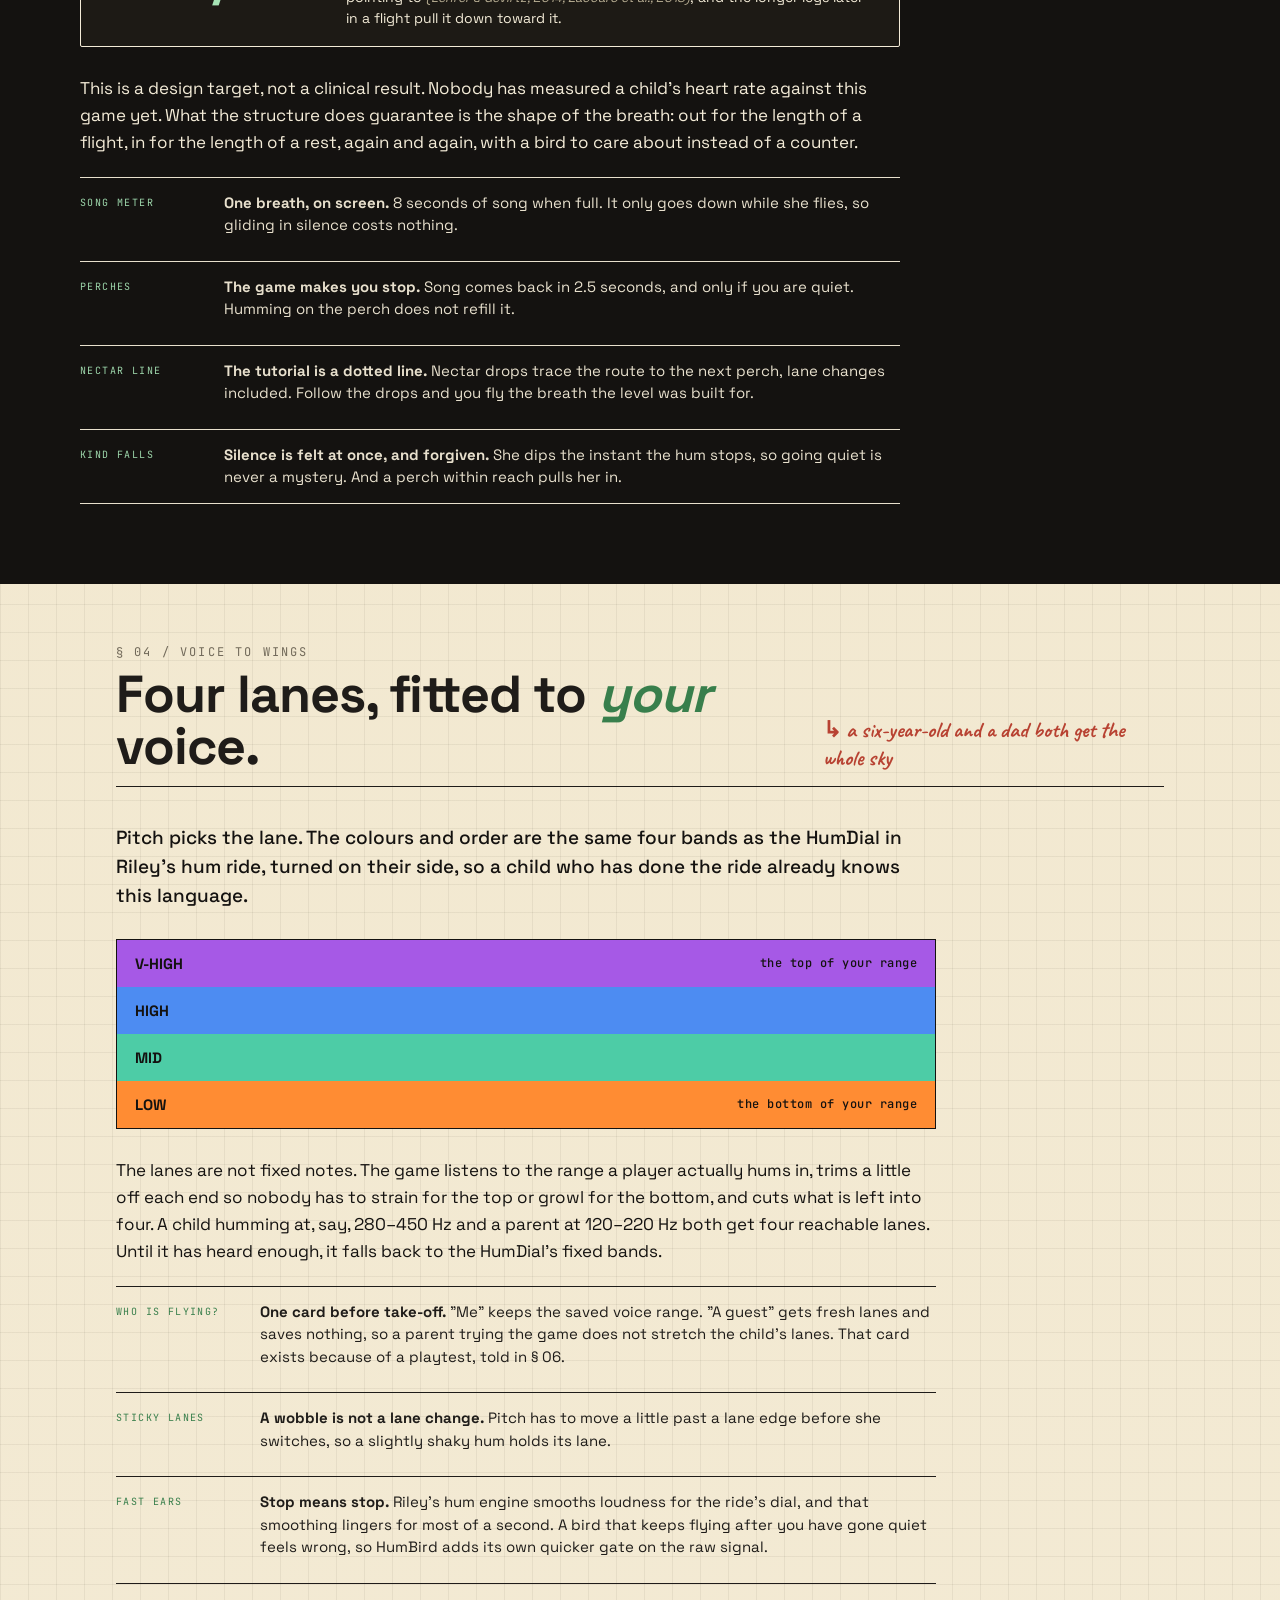
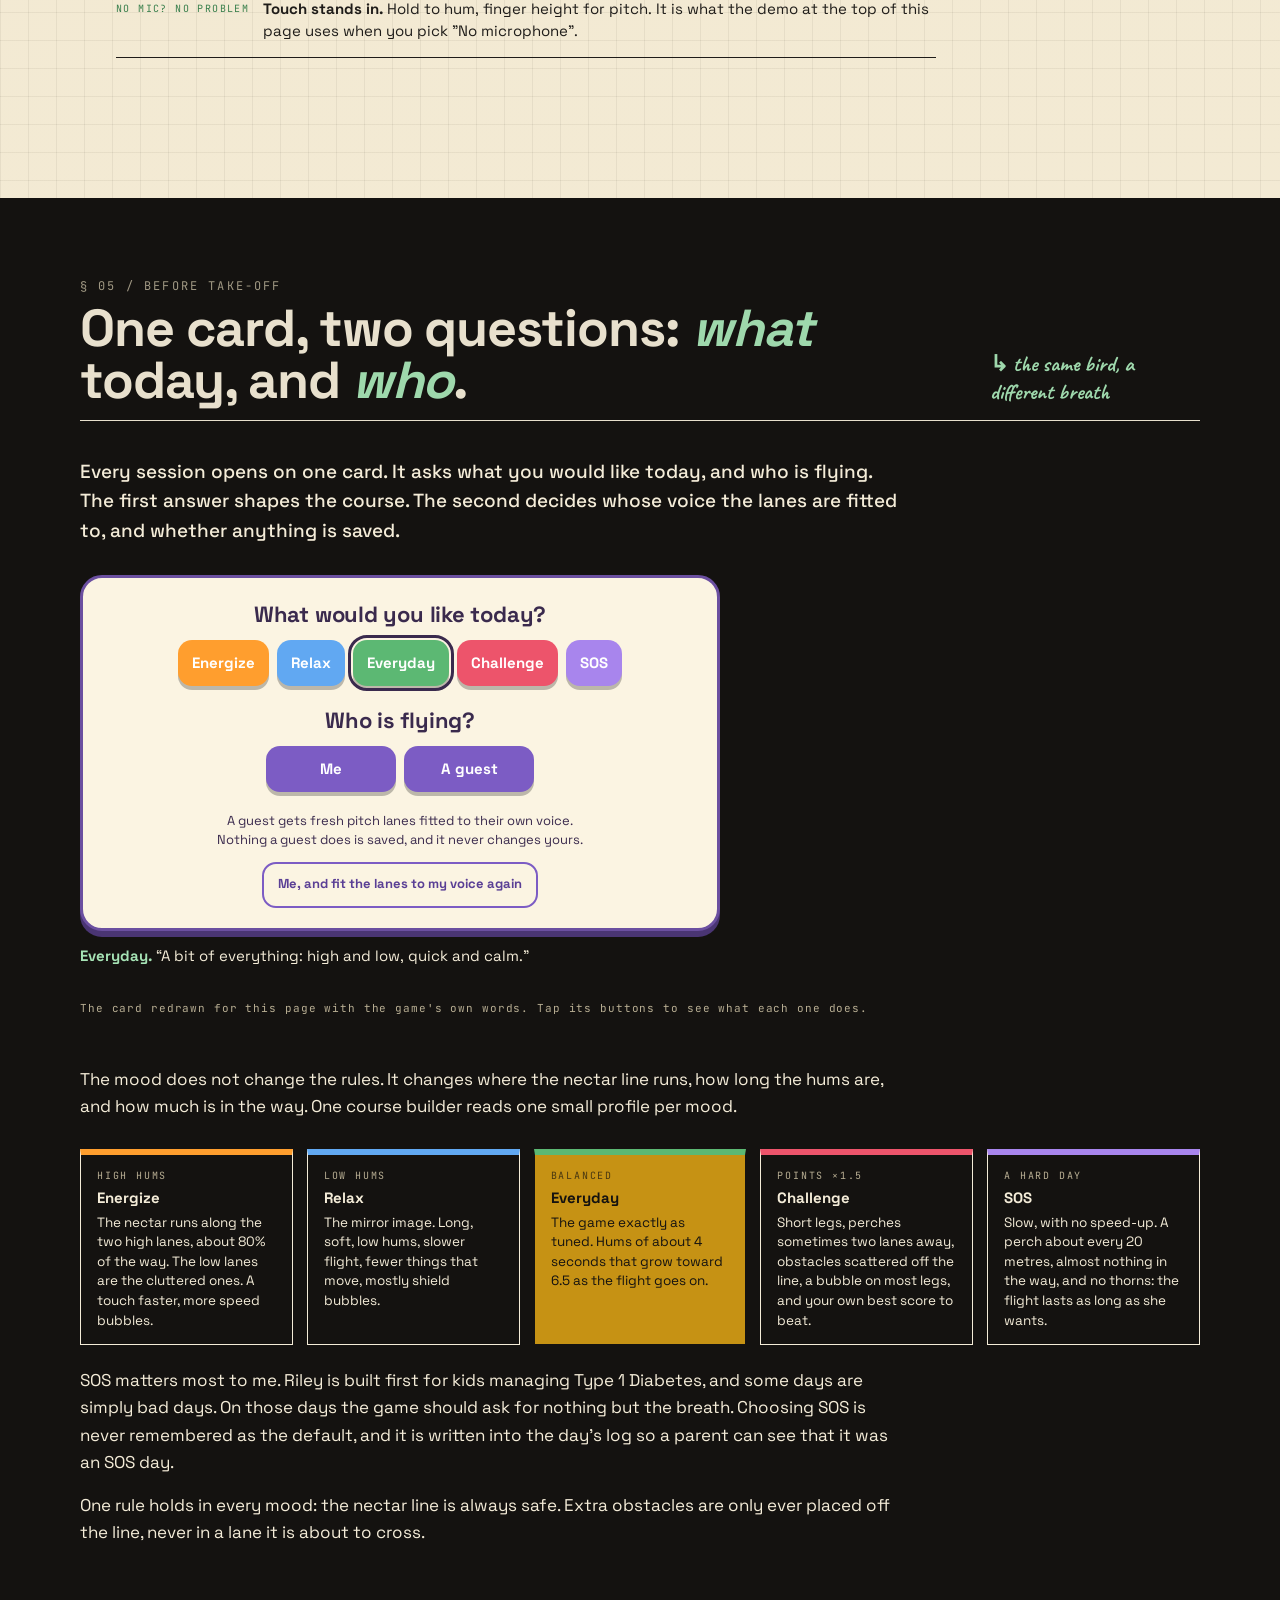
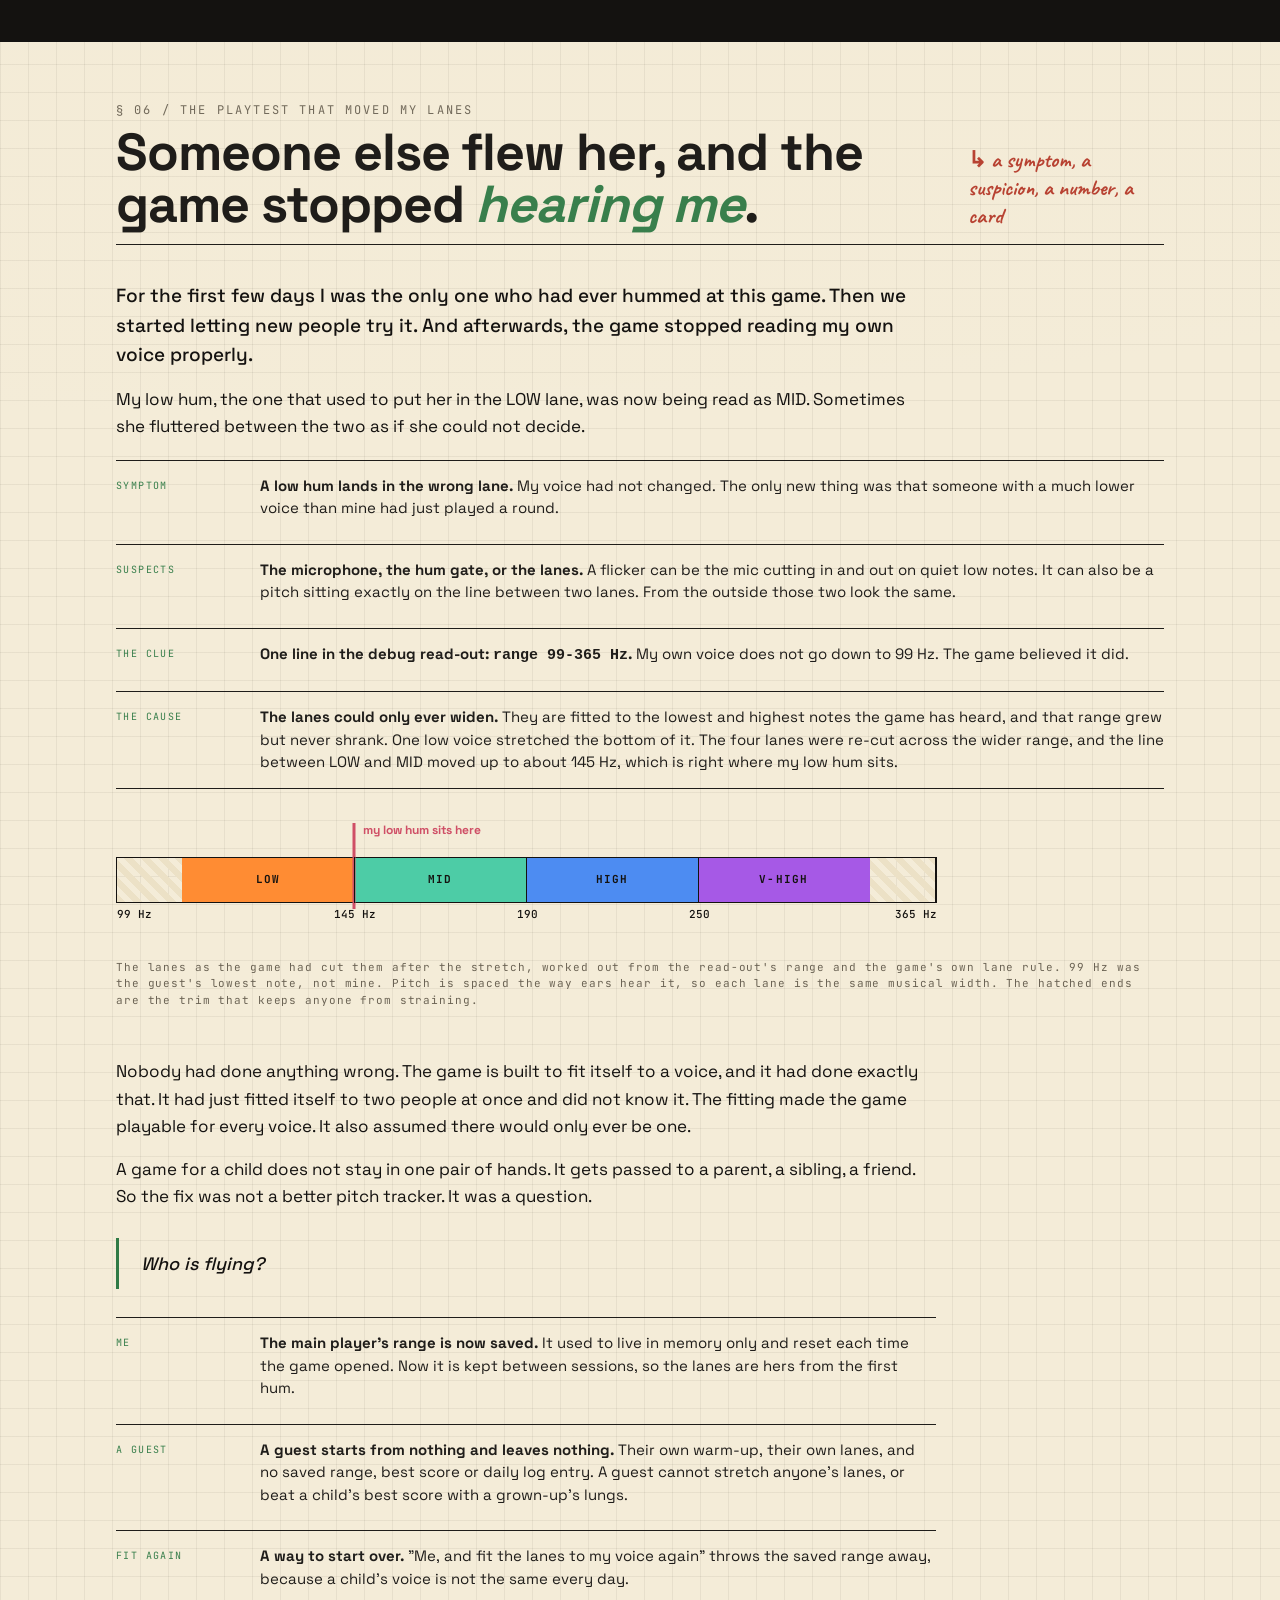
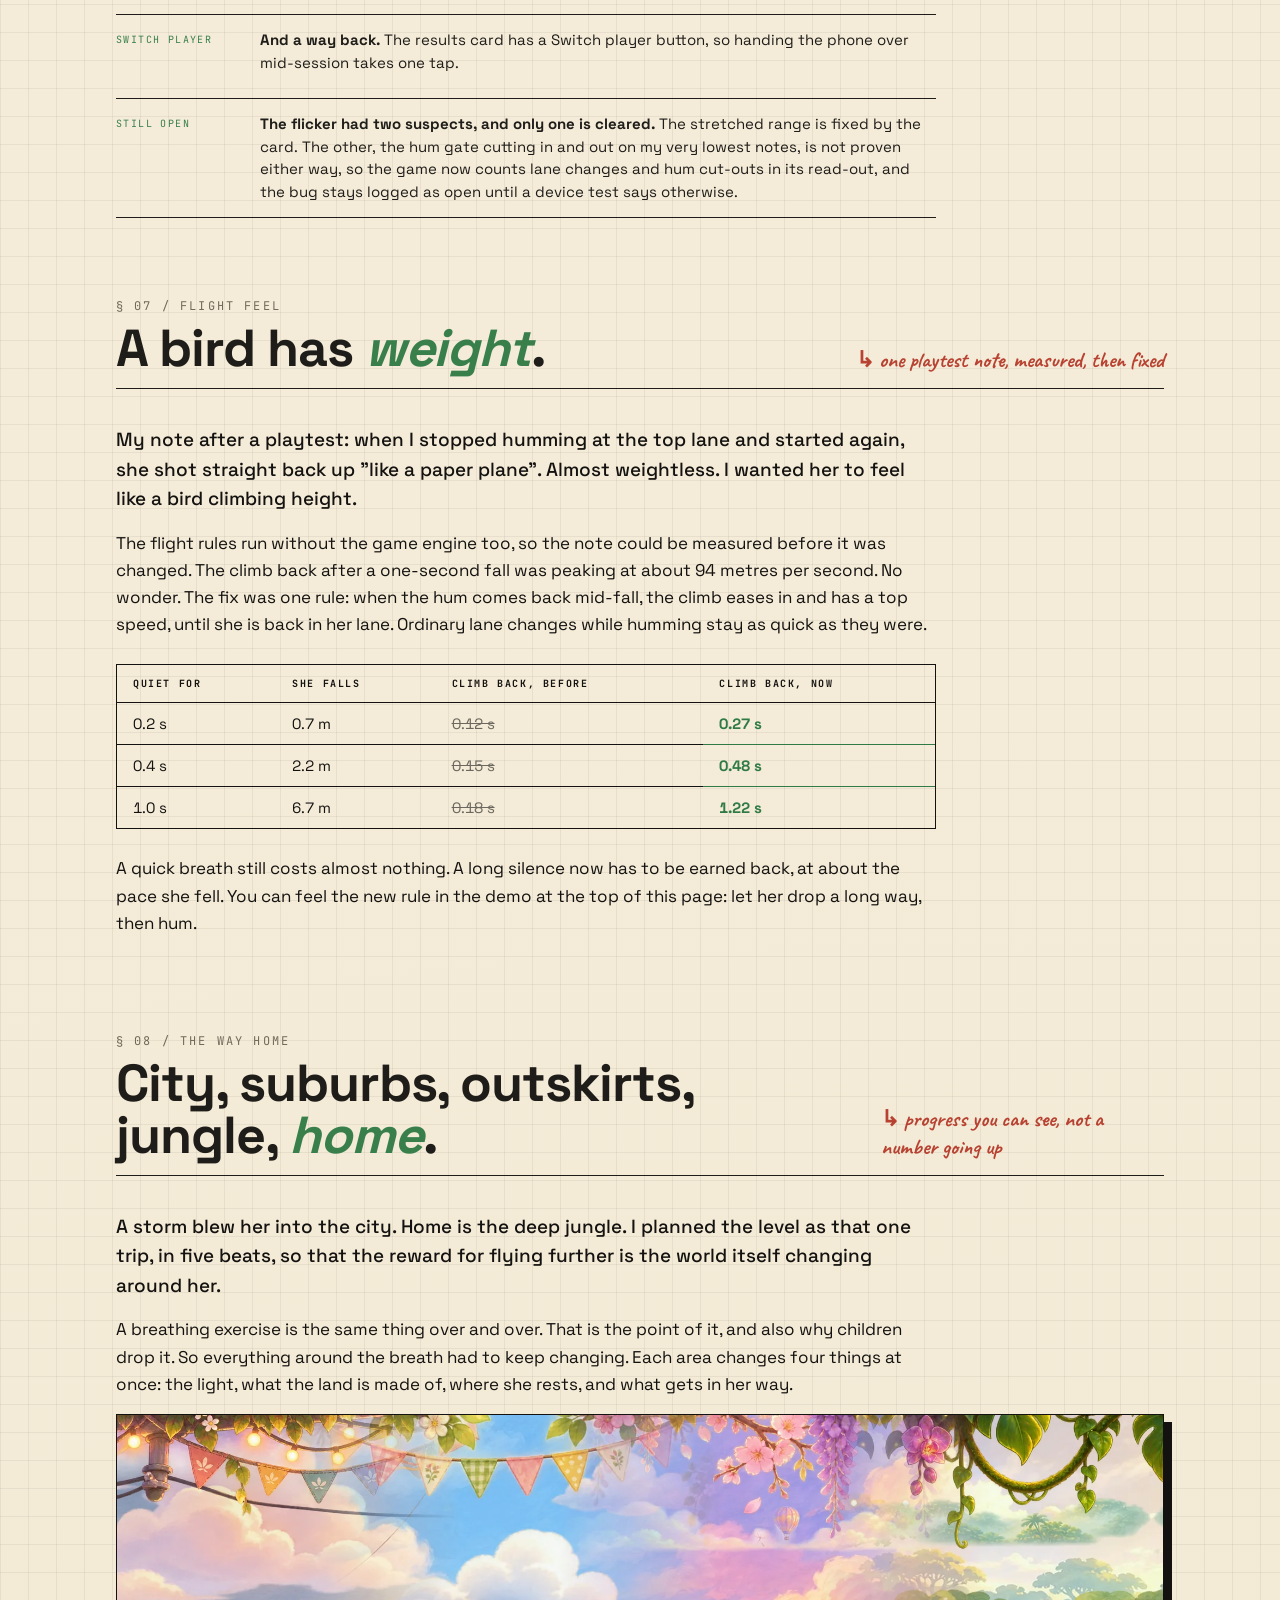
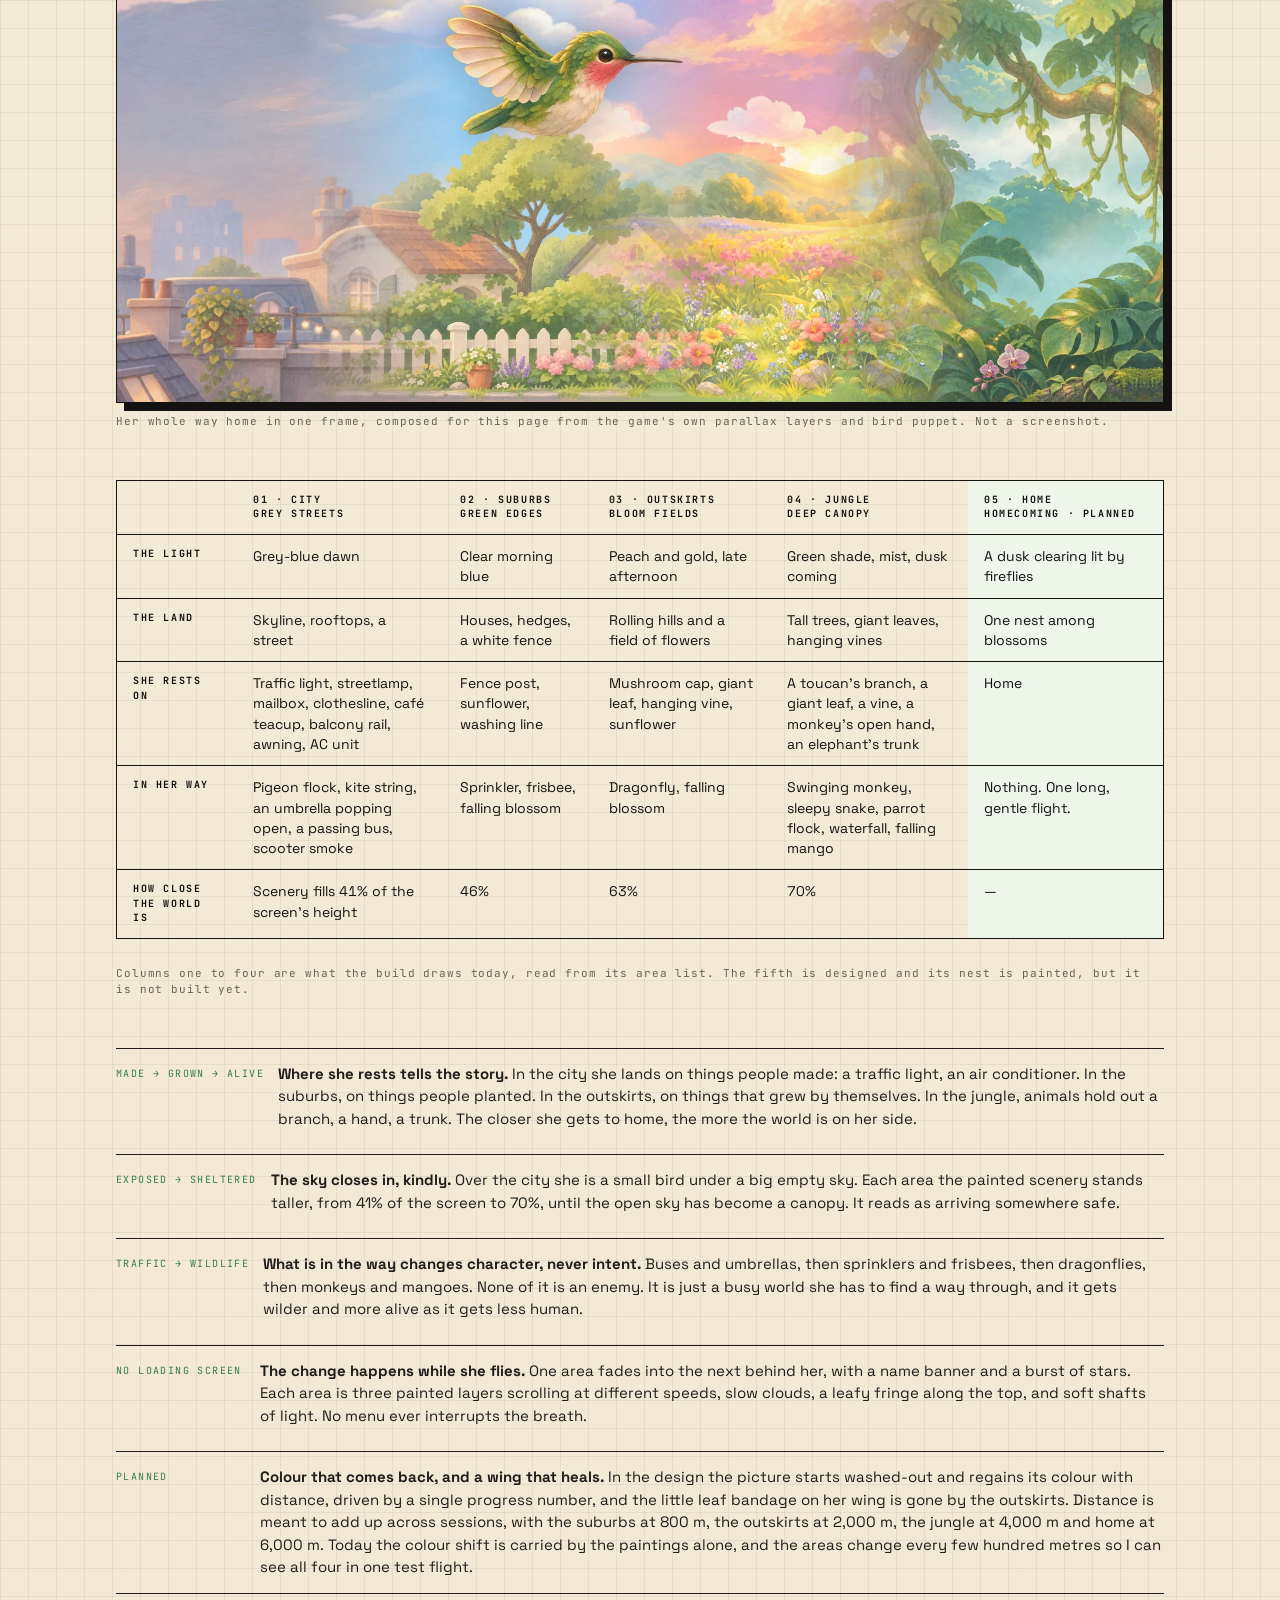
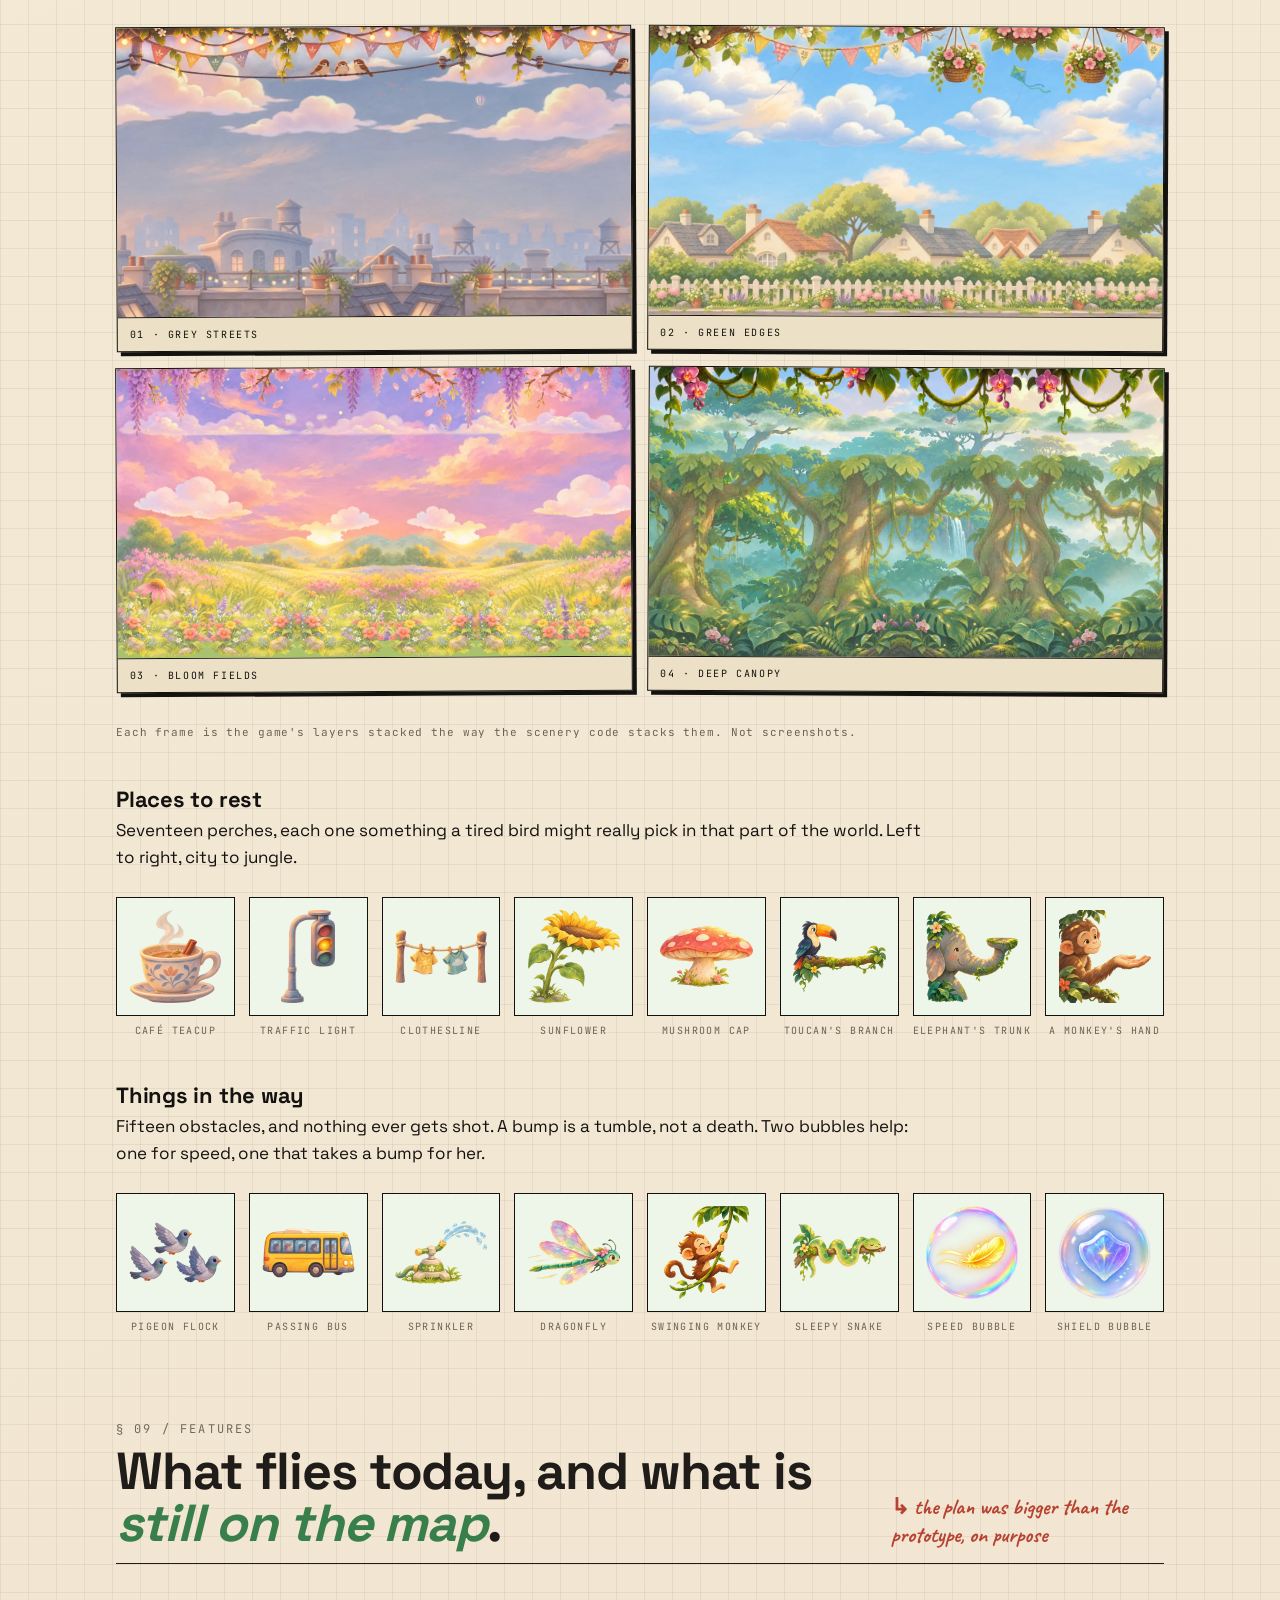
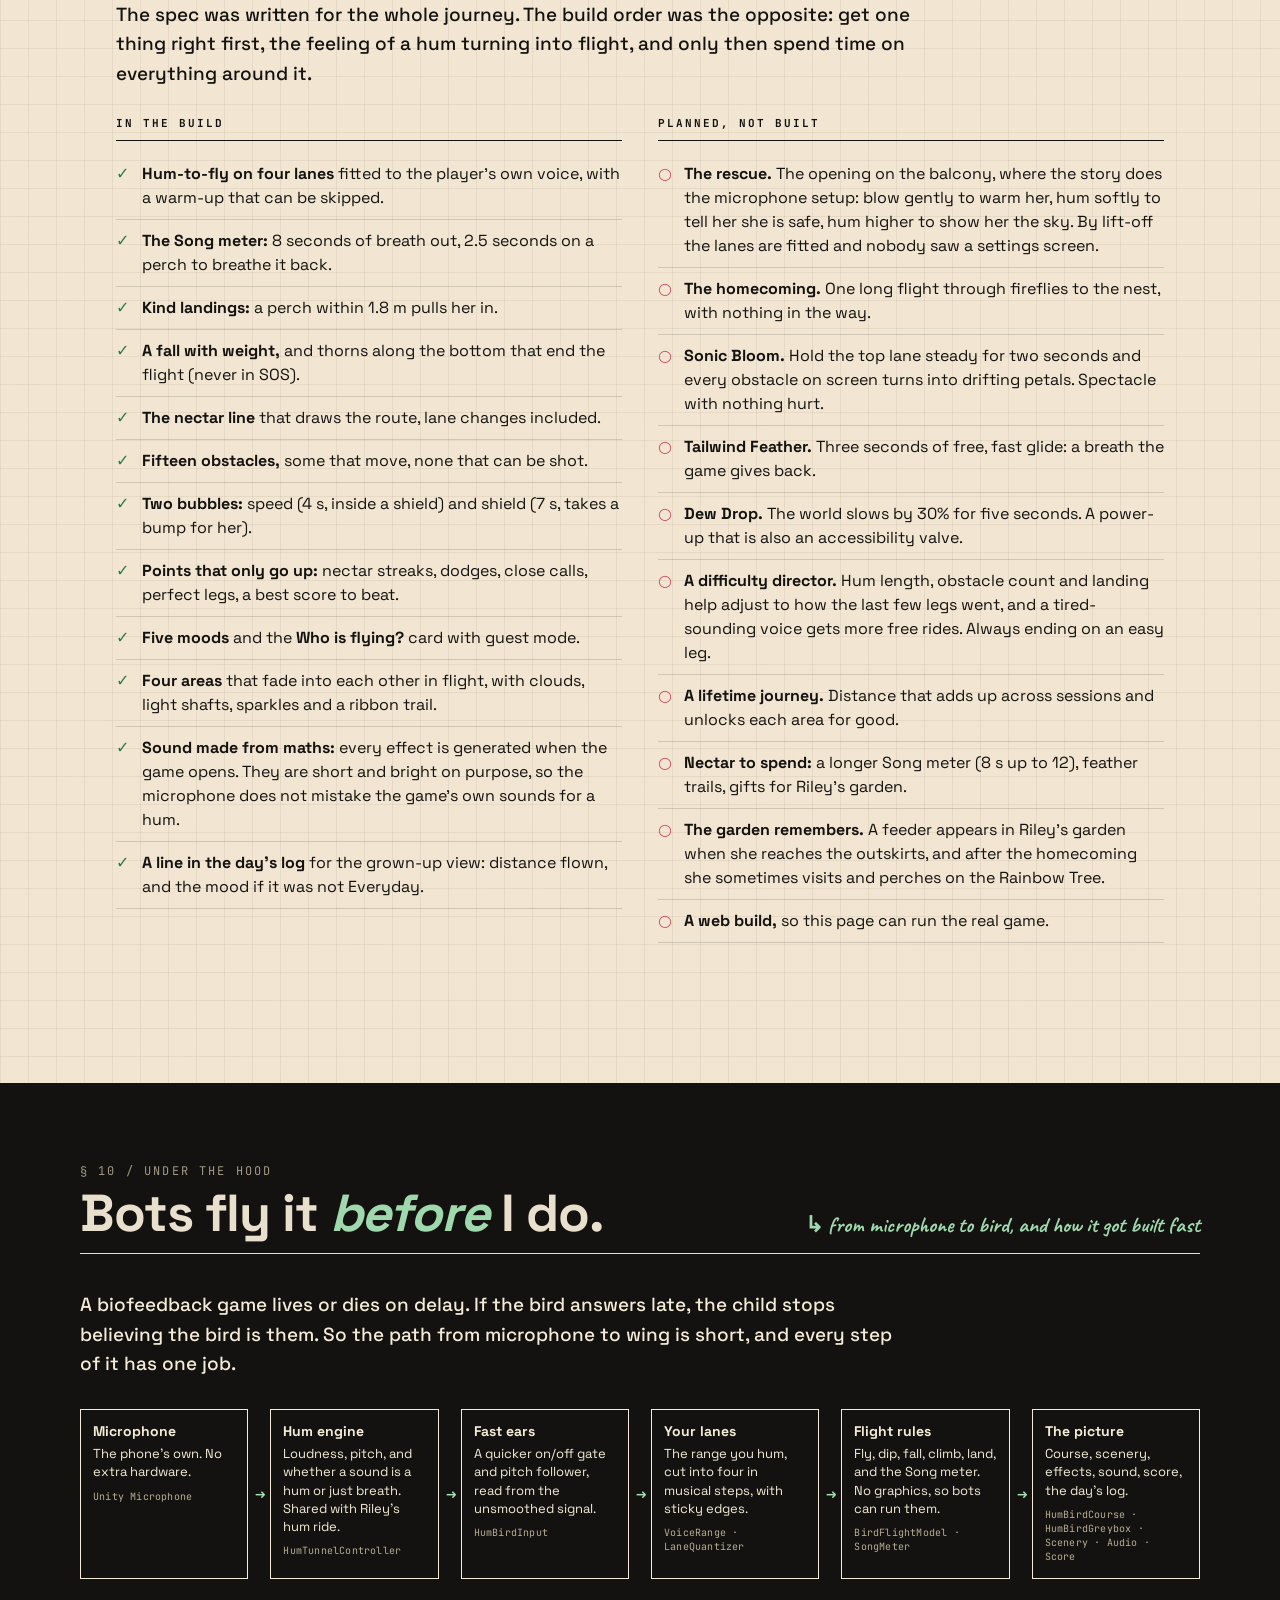
<file: case-studies/humbird.html>
<!doctype html>
<html lang="en">
<head>
<meta charset="utf-8" />
<meta name="viewport" content="width=device-width,initial-scale=1" />
<title>HumBird — A Biofeedback Game Flown by Your Hum · Abhilasha Singh</title>
<meta name="description" content="Case study: HumBird, a voice and breath biofeedback mini game inside My Friend Riley. Your hum carries a hurt hummingbird home, and every flight is a breathing exercise. Try it with your microphone." />
<link rel="preconnect" href="https://fonts.googleapis.com">
<link rel="preconnect" href="https://fonts.gstatic.com" crossorigin>
<link href="https://fonts.googleapis.com/css2?family=Space+Grotesk:wght@400;500;600;700&family=JetBrains+Mono:wght@400;500;700&family=Caveat:wght@500;700&display=swap" rel="stylesheet">
<link rel="stylesheet" href="case-study.css">
<link rel="stylesheet" href="humbird-demo.css">
<style>
/* HumBird page: leaf green and a ruby throat join the palette. The playable stage has its own sheet (humbird-demo.css). */
:root{--leaf:#2f7a45;--leaf-deep:#1f5a31;--mint:#a6e3b5;--mint-ghost:#eef6ea;--rose:#cf4f66;--l-low:#ff8c33;--l-mid:#4dcca6;--l-high:#4d8cf2;--l-vhigh:#a659e6;}
.hero h1{font-size:clamp(38px,6vw,80px);line-height:.96}
.hero h1 em{color:var(--leaf)}
.sec-title em{color:var(--leaf)}
section.block.dark .sec-title em{color:var(--mint)}
.eyebrow .tick{background:var(--mint)}
.pull-quote{border-left-color:var(--leaf)}
section.block.dark .pull-quote{border-left-color:var(--mint)}
.principle-list li::before{color:var(--leaf)}
section.block.dark .principle-list li::before{color:var(--mint)}
.callout .num{color:var(--leaf)}
section.block.dark .callout .num{color:var(--mint)}
.outcome-row .stat .n{color:var(--leaf)}
section.block.dark .outcome-row .stat .n{color:var(--mint)}
section.block.dark .sec-kick,section.block.dark .note{color:var(--mint)}
.hero .sub b{background:linear-gradient(transparent 62%,rgba(166,227,181,.75) 62%,rgba(166,227,181,.75) 92%,transparent 92%)}
.hero-img{margin-bottom:10px}
.hb-cap{font-family:"JetBrains Mono",monospace;font-size:11px;letter-spacing:.08em;color:var(--muted);margin:10px 0 50px;line-height:1.5}
section.block.dark .hb-cap{color:#b8ae93}
.hb-story{display:grid;grid-template-columns:minmax(0,1.5fr) minmax(0,1fr);gap:48px;align-items:center}
.hb-story .prose p{font-size:19px;line-height:1.6}
.hb-story .prose .lead{font-size:23px;line-height:1.45}
.hb-nest{margin:0;justify-self:center;max-width:340px;rotate:2deg}
.hb-nest img{display:block;width:100%;height:auto}
.hb-nest figcaption{font-family:"Caveat",cursive;font-weight:700;font-size:24px;color:var(--red);text-align:center;margin-top:6px;rotate:-3deg}
.hero .hb-demo{margin:8px 0 44px}
.hb-lanes{margin:28px 0;border:1.5px solid var(--ink);max-width:820px}
.hb-lanes div{display:flex;justify-content:space-between;gap:12px;align-items:center;padding:14px 18px;color:var(--ink);font-weight:700;font-size:15px}
.hb-lanes div span{font-family:"JetBrains Mono",monospace;font-weight:500;font-size:12px;letter-spacing:.04em;text-align:right}
.hb-tablewrap{overflow-x:auto;margin:26px 0;max-width:820px;border:1.5px solid currentColor}
.hb-table{border-collapse:collapse;width:100%;font-size:15px;font-variant-numeric:tabular-nums}
.hb-table th{font-family:"JetBrains Mono",monospace;font-size:10px;letter-spacing:.16em;text-transform:uppercase;text-align:left;padding:12px 16px;border-bottom:1.5px solid currentColor;white-space:nowrap}
.hb-table td{padding:11px 16px;border-top:1px solid currentColor;vertical-align:top}
.hb-table tr:first-child td{border-top:0}
.hb-table td.was{text-decoration:line-through;opacity:.6}
.hb-table td.now{font-weight:700;color:var(--leaf)}
.drives-grid .drive{border-top-width:6px}
.hb-goals{grid-template-columns:repeat(5,minmax(0,1fr))}
.hb-areas{grid-template-columns:repeat(2,minmax(0,1fr))}
.hb-stats{grid-template-columns:repeat(3,minmax(0,1fr))}
section.block.dark .drives-grid .drive .n,section.block.dark .callout .label,section.block.dark .outcome-row .stat .l{color:#b8ae93}
.drives-grid .drive p{margin:0}
.hb-sprites{display:grid;grid-template-columns:repeat(8,minmax(0,1fr));gap:14px;margin:26px 0 8px}
.hb-sprites figure{margin:0;display:grid;gap:8px;justify-items:center}
.hb-sprites .slot{position:relative;width:100%;aspect-ratio:1;border:1.5px solid var(--ink);background:var(--mint-ghost)}
.hb-sprites .slot img{position:absolute;inset:12px;width:calc(100% - 24px);height:calc(100% - 24px);object-fit:contain}
.hb-sprites figcaption{font-family:"JetBrains Mono",monospace;font-size:10px;letter-spacing:.14em;text-transform:uppercase;color:var(--muted);text-align:center}
.hb-sub{font-size:22px;font-weight:700;letter-spacing:-.01em;margin:44px 0 4px}
.gallery figure figcaption{font-family:"JetBrains Mono",monospace;font-size:10px;letter-spacing:.16em;text-transform:uppercase;padding:10px 12px;border-top:1.5px solid var(--ink)}
.hb-video{display:flex;align-items:center;gap:18px;margin:26px 0 34px;padding:16px 20px;max-width:820px;border:1.5px solid var(--ink);background:var(--mint-ghost);color:var(--ink);text-decoration:none;box-shadow:5px 5px 0 var(--ink);transition:transform .15s,box-shadow .15s;}
.hb-video:hover{transform:translate(-2px,-2px);box-shadow:7px 7px 0 var(--ink)}
.hb-video:focus-visible{outline:3px solid var(--leaf);outline-offset:4px}
.hb-video .play{flex:none;width:52px;height:52px;display:grid;place-items:center;background:var(--rose);color:#fff;border:1.5px solid var(--ink);font-size:20px}
.hb-video b{display:block;font-size:18px;line-height:1.25}
.hb-video span span{display:block;font-family:"JetBrains Mono",monospace;font-size:11px;letter-spacing:.08em;color:var(--muted);margin-top:4px}
.hb-frame{margin:26px 0 10px;max-width:820px;aspect-ratio:16/9;border:1.5px solid var(--ink);box-shadow:8px 8px 0 var(--ink);background:#000}
.hb-frame iframe{display:block;width:100%;height:100%;border:0}
.hb-card{max-width:640px;margin:30px 0 8px;padding:22px 22px 20px;background:#fbf4e2;color:#3a2a4d;border:3px solid #6b4fa0;border-radius:22px;box-shadow:0 6px 0 #4a3573;text-align:center;}
.hb-card h3{font-size:22px;margin:0 0 12px;letter-spacing:-.01em}
.hb-card h3 + .row{margin-bottom:20px}
.hb-card .row{display:flex;flex-wrap:wrap;justify-content:center;gap:8px}
.hb-card button{font:700 15px/1.15 "Space Grotesk",system-ui,sans-serif;color:#fff;border:0;border-radius:14px;padding:12px 14px;min-height:46px;cursor:pointer;box-shadow:0 4px 0 rgba(0,0,0,.25);}
.hb-card button:focus-visible{outline:3px solid #3a2a4d;outline-offset:3px}
.hb-card button[aria-pressed="true"]{outline:3px solid #3a2a4d;outline-offset:2px}
.hb-card .who{background:#7c5cc4;min-width:130px}
.hb-card .refit{background:transparent;color:#5a3f95;box-shadow:none;border:2px solid #7c5cc4;font-size:13px}
.hb-card .rule{font-size:13px;line-height:1.45;margin:12px 0}
.hb-card-say{max-width:640px;min-height:3em;font-size:15px;line-height:1.5;margin:14px 0 0;color:var(--paper)}
.hb-card-say b{color:var(--mint)}
.drives-grid .drive.highlight .n{color:var(--ink) !important}
.hb-range{position:relative;max-width:820px;margin:34px 0 8px;padding:34px 0 46px}
.hb-range .bar{display:flex;height:46px;border:1.5px solid var(--ink)}
.hb-range .bar div{display:grid;place-items:center;font:700 11px/1 "JetBrains Mono",monospace;letter-spacing:.1em;color:var(--ink);min-width:0;overflow:hidden}
.hb-range .bar .pad{background:repeating-linear-gradient(45deg,var(--paper-2) 0 6px,transparent 6px 12px)}
.hb-range .tick{position:absolute;top:34px;height:46px;border-left:1.5px solid var(--ink)}
.hb-range .tick span{position:absolute;top:52px;left:0;translate:-50% 0;font:500 11px/1 "JetBrains Mono",monospace;white-space:nowrap}
.hb-range .tick.first span{translate:0 0}
.hb-range .tick.last span{translate:-100% 0}
.hb-range .me{position:absolute;top:0;left:29%;translate:-50% 0;height:86px;border-left:3px solid var(--rose)}
.hb-range .me span{position:absolute;top:0;left:8px;font:700 12px/1.2 "Space Grotesk",system-ui,sans-serif;color:var(--rose);white-space:nowrap}
.hb-tablewrap.wide{max-width:none}
.hb-tablewrap.wide .hb-table{min-width:980px;font-size:14px;line-height:1.45}
.hb-table th[scope="row"]{white-space:normal;border-bottom:0;border-top:1px solid currentColor;vertical-align:top;width:120px}
.hb-table tr:first-child th[scope="row"]{border-top:0}
.hb-table .plan{background:var(--mint-ghost)}
section.block.dark .hb-table td.now{color:var(--mint)}
.hb-flow{display:grid;grid-template-columns:repeat(6,minmax(0,1fr));gap:22px;margin:30px 0 10px;counter-reset:hb}
.hb-flow div{position:relative;border:1.5px solid currentColor;padding:12px 12px 14px;font-size:13px;line-height:1.4}
.hb-flow div:not(:last-child)::after{content:"→";position:absolute;right:-18px;top:50%;translate:0 -50%;font-weight:700;color:var(--mint)}
.hb-flow b{display:block;font-size:14px;margin-bottom:4px}
.hb-flow code{display:block;font-family:"JetBrains Mono",monospace;font-size:10px;letter-spacing:.02em;color:#b8ae93;margin-top:8px;overflow-wrap:anywhere}
.hb-two{display:grid;grid-template-columns:repeat(2,minmax(0,1fr));gap:36px;margin:28px 0 0}
.hb-two h3{font-family:"JetBrains Mono",monospace;font-size:11px;letter-spacing:.18em;text-transform:uppercase;margin:0 0 12px;padding-bottom:10px;border-bottom:1.5px solid var(--ink)}
.hb-two ul{list-style:none;margin:0;padding:0;font-size:16px;line-height:1.5}
.hb-two li{padding:9px 0 9px 26px;border-bottom:1px solid rgba(0,0,0,.14);position:relative}
.hb-two li::before{position:absolute;left:0;top:9px;font-weight:700}
.hb-two .in li::before{content:"✓";color:var(--leaf)}
.hb-two .next li::before{content:"○";color:var(--rose)}
.hb-two li b{font-weight:700}
@media (max-width:1000px){
  .hb-flow{grid-template-columns:repeat(3,minmax(0,1fr))}
  .hb-flow div:nth-child(3)::after{display:none}
  .hb-goals{grid-template-columns:repeat(2,minmax(0,1fr))}
  .hb-goals .drive:last-child{grid-column:1/-1}
  .hb-sprites{grid-template-columns:repeat(4,minmax(0,1fr))}
}
@media (max-width:800px){
  .hb-flow{grid-template-columns:1fr;gap:22px}
  .hb-flow div:not(:last-child)::after{content:"↓";display:block;right:auto;left:50%;top:auto;bottom:-21px;translate:-50% 0}
  .hb-two{grid-template-columns:1fr;gap:28px}
  .hb-video{gap:12px;padding:12px 14px}
  .hb-video b{font-size:16px}
  .hb-card{padding:18px 14px 16px}
  .hb-card .who{min-width:0;flex:1 1 40%}
  .hb-range .bar div{font-size:9px;letter-spacing:.02em}
  .hb-range .tick span{font-size:9px}
  .hb-range .me span{font-size:11px}
  .hb-areas{grid-template-columns:1fr}
  .hb-stats{grid-template-columns:repeat(2,minmax(0,1fr))}
  .hb-sprites{gap:8px}
  .hb-sprites .slot img{inset:6px;width:calc(100% - 12px);height:calc(100% - 12px)}
  .hb-sprites figcaption{font-size:8px;letter-spacing:.06em}
  .hb-story{grid-template-columns:1fr;gap:24px}
  .hb-story .prose .lead{font-size:20px}
  .hb-nest{max-width:240px}
}
@media (prefers-reduced-motion:reduce){
  .back,.gallery figure,.hb-video{transition:none}
}
</style>
</head>
<body>


<!-- Top bar -->
<div class="topbar">
  <a class="back" href="../index.html">← back to portfolio</a>
  <div class="crumb">Case Study · My Friend Riley</div>
</div>

<!-- Hero -->
<header class="hero">
  <div class="eyebrow"><span class="tick"></span><span>Case Study · Biofeedback game · My Friend Riley · 2026 · in development</span></div>
  <h1>HumBird — a biofeedback game where <em>your hum</em> flies a hurt hummingbird home.</h1>

  <div class="hb-demo" id="hb-demo" data-assets="../assets/case-studies/humbird/">
    <div class="hb-stage" id="hb-stage" tabindex="0" role="application" aria-label="HumBird flight demo. Choose microphone or no microphone to begin. Without a microphone, hold Space to hum, use the up and down arrow keys to change lane, and release on a perch to breathe in.">
      <div class="hb-layer hb-sky" id="hb-sky" style="background-image:url(../assets/case-studies/humbird/demo-sky.webp)"></div>
      <div class="hb-layer hb-mid" id="hb-mid" style="background-image:url(../assets/case-studies/humbird/demo-mid.webp)"></div>
      <div id="hb-lanes"></div>
      <div class="hb-world" id="hb-world"></div>
      <div class="hb-layer hb-near" id="hb-near" style="background-image:url(../assets/case-studies/humbird/demo-near.webp)"></div>
      <div class="hb-bird" id="hb-bird"><img id="hb-bird-img" src="../assets/case-studies/humbird/bird-perch.webp" alt=""></div>
      <div class="hb-hud">
        <div class="hb-song" id="hb-song"><span>Song</span><i><b id="hb-song-fill"></b></i></div>
        <div class="hb-count"><span>Nectar <span id="hb-nectar">0</span></span><span>Breaths <span id="hb-breaths">0</span></span></div>
      </div>
      <div class="hb-msg" id="hb-msg" aria-live="polite"></div>
      <div class="hb-go" id="hb-go" aria-live="assertive" hidden></div>
      <div class="hb-warm" id="hb-warm" hidden>
        <p class="hb-warm-t" id="hb-warm-t" role="status">Hum from your lowest to your highest to set your range</p>
        <div class="hb-warm-bar" aria-hidden="true"><b id="hb-warm-fill"></b></div>
        <div class="hb-warm-row">
          <span class="hb-warm-hz" id="hb-warm-hz" aria-hidden="true">listening…</span>
          <button class="hb-btn" id="hb-warm-skip" type="button">Skip</button>
        </div>
      </div>
      <div class="hb-cover" id="hb-cover">
        <div class="hb-pick">
          <p class="hb-pick-t" id="hb-pick-t">Lend her your hum. How will you fly?</p>
          <div class="hb-pick-row">
            <button class="hb-opt" type="button" data-mode="mic"><b>Use my microphone</b><span>Hum and she flies</span></button>
            <button class="hb-opt" type="button" data-mode="touch"><b>No microphone</b><span>Hold the scene and she flies</span></button>
          </div>
          <p class="hb-pick-n" id="hb-pick-n" role="status">Your sound stays in your browser. Nothing is recorded or sent.</p>
        </div>
      </div>
    </div>
    <div class="hb-controls">
      <div class="hb-switch" role="group" aria-label="How to fly">
        <button class="hb-btn" type="button" data-mode="mic" aria-pressed="false">Microphone</button>
        <button class="hb-btn" type="button" data-mode="touch" aria-pressed="false">No microphone</button>
      </div>
      <button class="hb-btn" id="hb-refit" type="button" hidden>New player · reset voice range</button>
      <span class="hb-read" id="hb-read" aria-hidden="true"></span>
    </div>
    <p class="hb-help"><b>Play it right here.</b> Pick how to fly, wait for 3-2-1, go. You can switch any time with the two buttons above.<br><b>With the microphone:</b> first a short warm-up. Hum from your lowest to your highest and the four lanes fit themselves to your voice, then she flies. Handing over to someone else? Press <b>New player</b> and the range is set again for them. Your sound is analysed on this page, inside your browser. Nothing is recorded and nothing is sent anywhere.<br><b>Without it:</b> hold the scene (or Space) to hum · move up and down (or ↑ ↓) to change pitch · let go on a perch to breathe her song back in. If she drops, she drifts back to her last perch.</p>
  </div>

  <p class="sub">A voice and breath <b>biofeedback</b> mini game inside <b>My Friend Riley</b>. A hummingbird lands hurt on your balcony, and your hum carries her home: from grey city streets, past the suburbs and the outskirts, to the jungle where her family is waiting. The microphone hears your breath as a hum and the bird shows it back to you at once. Hum and she flies. Change your pitch and she changes lane. Stop to breathe and she rests. <b>Every flight is a breathing exercise that never says so.</b></p>

  <dl class="meta-grid">
    <div><dt>Role</dt><dd>Game &amp; Experience Designer</dd></div>
    <div><dt>Type</dt><dd>Voice &amp; breath biofeedback game</dd></div>
    <div><dt>Part of</dt><dd>My Friend Riley · The Verse</dd></div>
    <div><dt>Timeline</dt><dd>Nov 2026 → present</dd></div>
    <div><dt>Engine</dt><dd>Unity 6 · URP · Mobile</dd></div>
    <div><dt>Audience</dt><dd>Kids 6–12 + their grownups</dd></div>
    <div><dt>Core input</dt><dd>A hum: on, off, and how high</dd></div>
    <div><dt>Feedback</dt><dd>A bird, a Song meter, four lanes</dd></div>
  </dl>

</header>

<!-- WHERE IT CAME FROM -->
<section class="block">
  <div class="sec-head">
    <div>
      <div class="sec-num">§ 01 / Where it came from</div>
      <h2 class="sec-title">She comes to my grapevine <em>every day</em>.</h2>
    </div>
    <div class="sec-kick">↳ a backyard, some sun, one small bird</div>
  </div>
  <div class="hb-story">
    <div class="prose">
      <p class="lead">One day I was sitting in my backyard, enjoying the sun, when a hummingbird came and rested on a branch of the fall grapevine.</p>
      <p>She comes there every day. We see each other.</p>
      <p>One day I wondered what her day must look like. She leaves her home somewhere far, far away to come to work at mine. She works tirelessly, many times a day, and takes little rests like this one in between. That is when we catch each other.</p>
      <p>And then I thought: what if she gets hurt one day, and cannot find her way back home to her babies? What would happen then?</p>
      <p>That is how the idea for this game came.</p>
      <div class="pull-quote">A hurt bird on your balcony, and you are helping her find her way back home, lending your hum to her.</div>
    </div>
    <figure class="hb-nest">
      <img src="../assets/case-studies/humbird/finale-family-nest.webp" alt="Game art: a hummingbird at her nest among pink blossoms, feeding two chicks." width="485" height="512">
      <figcaption>home, to her babies</figcaption>
    </figure>
  </div>
</section>

<!-- PLAY -->
<section class="block">
  <div class="sec-head">
    <div>
      <div class="sec-num">§ 02 / Watch it</div>
      <h2 class="sec-title">Hum to fly. <em>Go quiet to breathe.</em></h2>
    </div>
    <div class="sec-kick">↳ the real game, on video</div>
  </div>

  <div class="hb-frame">
    <iframe src="https://www.youtube-nocookie.com/embed/HitVmvY8w4U?rel=0" title="HumBird gameplay video: BioFeedback Humming Bird Game" loading="lazy" allow="accelerometer; autoplay; clipboard-write; encrypted-media; gyroscope; picture-in-picture; web-share" referrerpolicy="strict-origin-when-cross-origin" allowfullscreen></iframe>
  </div>
  <p class="hb-cap" style="margin-bottom:34px">Gameplay recorded from the real game. Press play, or <a href="https://www.youtube.com/watch?v=HitVmvY8w4U" target="_blank" rel="noopener" style="color:inherit">open it on YouTube</a>.</p>

  <div class="prose">
    <p class="lead">The flight at the top of this page is a slice of this game that runs in your browser, with your microphone if you let it.</p>
    <p>It is a browser port, not the Unity build. Unity's web player has no microphone support yet, so the game itself cannot listen from a web page. What runs here is the game's own lane-fitting and flight rules rewritten in JavaScript with the same numbers: 8 seconds of song in a full breath, 2.5 seconds on a perch to breathe it back, a 6 m/s cruise, lanes cut from the range you actually hum, and a climb that tops out at 6.5 m/s after a fall. The part that decides "is this a hum?" is simpler here than Riley's hum engine. Obstacles, bubbles and scoring are left out of this slice. In the real game, in most moods, dropping onto the thorns ends the flight.</p>
  </div>
</section>

<!-- THE HIDDEN EXERCISE -->
<section class="block dark">
  <div class="inner">
    <div class="sec-head" style="border-bottom-color:var(--paper)">
      <div>
        <div class="sec-num">§ 03 / The biofeedback loop</div>
        <h2 class="sec-title">Every flight is an <em>exhale</em>. Every perch is a breath in.</h2>
      </div>
      <div class="sec-kick">↳ the bird is the read-out, the level is the coach</div>
    </div>
    <div class="prose">
      <p class="lead">Biofeedback means showing a body signal back to the person it belongs to, as it happens, so they can learn to steer it. Here the signal is the breath, heard through the voice, and the read-out is a bird.</p>
      <p>You cannot hum while you breathe in. So a game where humming is the only thing keeping a bird in the air is a game about long, steady exhales, and I never have to say the words "breathing exercise" to a child.</p>
    </div>
    <div class="hb-tablewrap">
      <table class="hb-table">
        <tr><th>What the mic hears</th><th>What the child sees, at once</th></tr>
        <tr><td>A hum starts</td><td>She lifts off and flies</td></tr>
        <tr><td>The hum stops</td><td>She dips in the same instant, then falls</td></tr>
        <tr><td>How high the hum is</td><td>Which of the four lanes she flies in</td></tr>
        <tr><td>How loud the hum is</td><td>A little more speed, up to 30%, and a brighter ribbon behind her</td></tr>
        <tr><td>How long the breath out has lasted</td><td>The Song meter draining</td></tr>
        <tr><td>A quiet breath in, on a perch</td><td>The Song meter filling back up</td></tr>
      </table>
    </div>
    <div class="prose">
      <p>What it does not read is the heart. There is no pulse sensor and no heart-rate number in HumBird. The loop is closed on the breath alone, with the one sensor every phone already has.</p>
      <p>The Song meter is the breath gauge. It drains only while she is flying on your hum and it refills only while she sits on a perch and you are quiet. Gaps between perches are sized to one comfortable hum: about 4 seconds early in a flight, growing to about 6.5. Add the rest it takes to breathe that much song back and one loop of fly-then-perch takes roughly 5 to 9 seconds.</p>

      <div class="callout">
        <div class="num">7–11 / min</div>
        <div>
          <div class="label">Breaths per minute, by construction</div>
          <div class="txt">A hum of 4–6.5 s, then 1–2.5 s on the perch to breathe it back. That starts above the roughly 6 breaths a minute that slow-breathing research keeps pointing to <cite>(Lehrer &amp; Gevirtz, 2014; Zaccaro et al., 2018)</cite>, and the longer legs later in a flight pull it down toward it.</div>
        </div>
      </div>

      <p style="margin-top:28px">This is a design target, not a clinical result. Nobody has measured a child's heart rate against this game yet. What the structure does guarantee is the shape of the breath: out for the length of a flight, in for the length of a rest, again and again, with a bird to care about instead of a counter.</p>

      <ul class="principle-list">
        <li data-tag="Song meter"><div><b>One breath, on screen.</b> 8 seconds of song when full. It only goes down while she flies, so gliding in silence costs nothing.</div></li>
        <li data-tag="Perches"><div><b>The game makes you stop.</b> Song comes back in 2.5 seconds, and only if you are quiet. Humming on the perch does not refill it.</div></li>
        <li data-tag="Nectar line"><div><b>The tutorial is a dotted line.</b> Nectar drops trace the route to the next perch, lane changes included. Follow the drops and you fly the breath the level was built for.</div></li>
        <li data-tag="Kind falls"><div><b>Silence is felt at once, and forgiven.</b> She dips the instant the hum stops, so going quiet is never a mystery. And a perch within reach pulls her in.</div></li>
      </ul>
    </div>
  </div>
</section>

<!-- VOICE TO WINGS -->
<section class="block">
  <div class="sec-head">
    <div>
      <div class="sec-num">§ 04 / Voice to wings</div>
      <h2 class="sec-title">Four lanes, fitted to <em>your</em> voice.</h2>
    </div>
    <div class="sec-kick">↳ a six-year-old and a dad both get the whole sky</div>
  </div>
  <div class="prose">
    <p class="lead">Pitch picks the lane. The colours and order are the same four bands as the HumDial in Riley's hum ride, turned on their side, so a child who has done the ride already knows this language.</p>
  </div>
  <div class="hb-lanes">
    <div style="background:var(--l-vhigh)">V-HIGH <span>the top of your range</span></div>
    <div style="background:var(--l-high)">HIGH <span></span></div>
    <div style="background:var(--l-mid)">MID <span></span></div>
    <div style="background:var(--l-low)">LOW <span>the bottom of your range</span></div>
  </div>
  <div class="prose">
    <p>The lanes are not fixed notes. The game listens to the range a player actually hums in, trims a little off each end so nobody has to strain for the top or growl for the bottom, and cuts what is left into four. A child humming at, say, 280–450 Hz and a parent at 120–220 Hz both get four reachable lanes. Until it has heard enough, it falls back to the HumDial's fixed bands.</p>
    <ul class="principle-list">
      <li data-tag="Who is flying?"><div><b>One card before take-off.</b> "Me" keeps the saved voice range. "A guest" gets fresh lanes and saves nothing, so a parent trying the game does not stretch the child's lanes. That card exists because of a playtest, told in § 06.</div></li>
      <li data-tag="Sticky lanes"><div><b>A wobble is not a lane change.</b> Pitch has to move a little past a lane edge before she switches, so a slightly shaky hum holds its lane.</div></li>
      <li data-tag="Fast ears"><div><b>Stop means stop.</b> Riley's hum engine smooths loudness for the ride's dial, and that smoothing lingers for most of a second. A bird that keeps flying after you have gone quiet feels wrong, so HumBird adds its own quicker gate on the raw signal.</div></li>
      <li data-tag="No mic? No problem"><div><b>Touch stands in.</b> Hold to hum, finger height for pitch. It is what the demo at the top of this page uses when you pick "No microphone".</div></li>
    </ul>
  </div>
</section>

<!-- BEFORE TAKE-OFF: THE CARD -->
<section class="block dark">
  <div class="inner">
    <div class="sec-head" style="border-bottom-color:var(--paper)">
      <div>
        <div class="sec-num">§ 05 / Before take-off</div>
        <h2 class="sec-title">One card, two questions: <em>what</em> today, and <em>who</em>.</h2>
      </div>
      <div class="sec-kick">↳ the same bird, a different breath</div>
    </div>
    <div class="prose">
      <p class="lead">Every session opens on one card. It asks what you would like today, and who is flying. The first answer shapes the course. The second decides whose voice the lanes are fitted to, and whether anything is saved.</p>
    </div>

    <div class="hb-card" id="hb-card">
      <h3>What would you like today?</h3>
      <div class="row">
        <button type="button" style="background:#ff9e2e" data-goal="0" aria-pressed="false" data-say="<b>Energize.</b> “Bright and lively. The nectar runs along the high lanes.”">Energize</button>
        <button type="button" style="background:#61a8f2" data-goal="1" aria-pressed="false" data-say="<b>Relax.</b> “Slow and low. Long, soft hums along the low lanes.”">Relax</button>
        <button type="button" style="background:#5cb873" data-goal="2" aria-pressed="true" data-say="<b>Everyday.</b> “A bit of everything: high and low, quick and calm.”">Everyday</button>
        <button type="button" style="background:#ed546b" data-goal="3" aria-pressed="false" data-say="<b>Challenge.</b> “Quick drops and climbs, lots of bubbles, points x1.5. Can you beat your best?”">Challenge</button>
        <button type="button" style="background:#a885ed" data-goal="4" aria-pressed="false" data-say="<b>SOS.</b> “Not feeling great? A long, gentle flight with lots of places to rest.”">SOS</button>
      </div>
      <h3>Who is flying?</h3>
      <div class="row">
        <button type="button" class="who" data-say="<b>Me.</b> The saved voice range, best score and last mood load. The very first time, a short warm-up fits the lanes to your voice.">Me</button>
        <button type="button" class="who" data-say="<b>A guest.</b> They get their own warm-up and their own lanes. No range, no best score and no daily log entry is kept, and the results card says “A guest flight: not saved”.">A guest</button>
      </div>
      <p class="rule">A guest gets fresh pitch lanes fitted to their own voice.<br>Nothing a guest does is saved, and it never changes yours.</p>
      <div class="row">
        <button type="button" class="refit" data-say="<b>Me, and fit again.</b> Throws away the saved range and runs the warm-up again, for a day the voice is different: a cold, a growth spurt, an early morning.">Me, and fit the lanes to my voice again</button>
      </div>
    </div>
    <p class="hb-card-say" id="hb-card-say" aria-live="polite"><b>Everyday.</b> “A bit of everything: high and low, quick and calm.”</p>
    <p class="hb-cap">The card redrawn for this page with the game's own words. Tap its buttons to see what each one does.</p>

    <div class="prose">
      <p>The mood does not change the rules. It changes where the nectar line runs, how long the hums are, and how much is in the way. One course builder reads one small profile per mood.</p>
    </div>
    <div class="drives-grid hb-goals" id="hb-goals">
      <div class="drive" style="border-top-color:#ff9e2e"><span class="n">HIGH HUMS</span><div class="d">Energize</div><p>The nectar runs along the two high lanes, about 80% of the way. The low lanes are the cluttered ones. A touch faster, more speed bubbles.</p></div>
      <div class="drive" style="border-top-color:#61a8f2"><span class="n">LOW HUMS</span><div class="d">Relax</div><p>The mirror image. Long, soft, low hums, slower flight, fewer things that move, mostly shield bubbles.</p></div>
      <div class="drive highlight" style="border-top-color:#5cb873"><span class="n">BALANCED</span><div class="d">Everyday</div><p>The game exactly as tuned. Hums of about 4 seconds that grow toward 6.5 as the flight goes on.</p></div>
      <div class="drive" style="border-top-color:#ed546b"><span class="n">POINTS ×1.5</span><div class="d">Challenge</div><p>Short legs, perches sometimes two lanes away, obstacles scattered off the line, a bubble on most legs, and your own best score to beat.</p></div>
      <div class="drive" style="border-top-color:#a885ed"><span class="n">A HARD DAY</span><div class="d">SOS</div><p>Slow, with no speed-up. A perch about every 20 metres, almost nothing in the way, and no thorns: the flight lasts as long as she wants.</p></div>
    </div>
    <div class="prose">
      <p style="margin-top:22px">SOS matters most to me. Riley is built first for kids managing Type 1 Diabetes, and some days are simply bad days. On those days the game should ask for nothing but the breath. Choosing SOS is never remembered as the default, and it is written into the day's log so a parent can see that it was an SOS day.</p>
      <p>One rule holds in every mood: the nectar line is always safe. Extra obstacles are only ever placed off the line, never in a lane it is about to cross.</p>
    </div>
  </div>
</section>

<!-- THE PLAYTEST -->
<section class="block">
  <div class="sec-head">
    <div>
      <div class="sec-num">§ 06 / The playtest that moved my lanes</div>
      <h2 class="sec-title">Someone else flew her, and the game stopped <em>hearing me</em>.</h2>
    </div>
    <div class="sec-kick">↳ a symptom, a suspicion, a number, a card</div>
  </div>
  <div class="prose">
    <p class="lead">For the first few days I was the only one who had ever hummed at this game. Then we started letting new people try it. And afterwards, the game stopped reading my own voice properly.</p>
    <p>My low hum, the one that used to put her in the LOW lane, was now being read as MID. Sometimes she fluttered between the two as if she could not decide.</p>
  </div>
  <ul class="principle-list">
    <li data-tag="Symptom"><div><b>A low hum lands in the wrong lane.</b> My voice had not changed. The only new thing was that someone with a much lower voice than mine had just played a round.</div></li>
    <li data-tag="Suspects"><div><b>The microphone, the hum gate, or the lanes.</b> A flicker can be the mic cutting in and out on quiet low notes. It can also be a pitch sitting exactly on the line between two lanes. From the outside those two look the same.</div></li>
    <li data-tag="The clue"><div><b>One line in the debug read-out: <code>range 99-365 Hz</code>.</b> My own voice does not go down to 99 Hz. The game believed it did.</div></li>
    <li data-tag="The cause"><div><b>The lanes could only ever widen.</b> They are fitted to the lowest and highest notes the game has heard, and that range grew but never shrank. One low voice stretched the bottom of it. The four lanes were re-cut across the wider range, and the line between LOW and MID moved up to about 145 Hz, which is right where my low hum sits.</div></li>
  </ul>

  <div class="hb-range" role="img" aria-label="The four lanes after a lower voice stretched the range to 99 to 365 hertz. The line between LOW and MID sits at about 145 hertz, exactly where the designer's own low hum is.">
    <div class="me"><span>my low hum sits here</span></div>
    <div class="bar">
      <div class="pad" style="width:8%"></div>
      <div style="width:21%;background:var(--l-low)">LOW</div>
      <div style="width:21%;background:var(--l-mid)">MID</div>
      <div style="width:21%;background:var(--l-high)">HIGH</div>
      <div style="width:21%;background:var(--l-vhigh)">V-HIGH</div>
      <div class="pad" style="width:8%"></div>
    </div>
    <div class="tick first" style="left:0"><span>99 Hz</span></div>
    <div class="tick" style="left:29%"><span>145 Hz</span></div>
    <div class="tick" style="left:50%"><span>190</span></div>
    <div class="tick" style="left:71%"><span>250</span></div>
    <div class="tick last" style="left:100%"><span>365 Hz</span></div>
  </div>
  <p class="hb-cap">The lanes as the game had cut them after the stretch, worked out from the read-out's range and the game's own lane rule. 99 Hz was the guest's lowest note, not mine. Pitch is spaced the way ears hear it, so each lane is the same musical width. The hatched ends are the trim that keeps anyone from straining.</p>

  <div class="prose">
    <p>Nobody had done anything wrong. The game is built to fit itself to a voice, and it had done exactly that. It had just fitted itself to two people at once and did not know it. The fitting made the game playable for every voice. It also assumed there would only ever be one.</p>
    <p>A game for a child does not stay in one pair of hands. It gets passed to a parent, a sibling, a friend. So the fix was not a better pitch tracker. It was a question.</p>
    <div class="pull-quote">Who is flying?</div>
    <ul class="principle-list">
      <li data-tag="Me"><div><b>The main player's range is now saved.</b> It used to live in memory only and reset each time the game opened. Now it is kept between sessions, so the lanes are hers from the first hum.</div></li>
      <li data-tag="A guest"><div><b>A guest starts from nothing and leaves nothing.</b> Their own warm-up, their own lanes, and no saved range, best score or daily log entry. A guest cannot stretch anyone's lanes, or beat a child's best score with a grown-up's lungs.</div></li>
      <li data-tag="Fit again"><div><b>A way to start over.</b> "Me, and fit the lanes to my voice again" throws the saved range away, because a child's voice is not the same every day.</div></li>
      <li data-tag="Switch player"><div><b>And a way back.</b> The results card has a Switch player button, so handing the phone over mid-session takes one tap.</div></li>
      <li data-tag="Still open"><div><b>The flicker had two suspects, and only one is cleared.</b> The stretched range is fixed by the card. The other, the hum gate cutting in and out on my very lowest notes, is not proven either way, so the game now counts lane changes and hum cut-outs in its read-out, and the bug stays logged as open until a device test says otherwise.</div></li>
    </ul>
  </div>
</section>

<!-- FLIGHT FEEL -->
<section class="block">
  <div class="sec-head">
    <div>
      <div class="sec-num">§ 07 / Flight feel</div>
      <h2 class="sec-title">A bird has <em>weight</em>.</h2>
    </div>
    <div class="sec-kick">↳ one playtest note, measured, then fixed</div>
  </div>
  <div class="prose">
    <p class="lead">My note after a playtest: when I stopped humming at the top lane and started again, she shot straight back up "like a paper plane". Almost weightless. I wanted her to feel like a bird climbing height.</p>
    <p>The flight rules run without the game engine too, so the note could be measured before it was changed. The climb back after a one-second fall was peaking at about 94 metres per second. No wonder. The fix was one rule: when the hum comes back mid-fall, the climb eases in and has a top speed, until she is back in her lane. Ordinary lane changes while humming stay as quick as they were.</p>
  </div>
  <div class="hb-tablewrap">
    <table class="hb-table">
      <tr><th>Quiet for</th><th>She falls</th><th>Climb back, before</th><th>Climb back, now</th></tr>
      <tr><td>0.2 s</td><td>0.7 m</td><td class="was">0.12 s</td><td class="now">0.27 s</td></tr>
      <tr><td>0.4 s</td><td>2.2 m</td><td class="was">0.15 s</td><td class="now">0.48 s</td></tr>
      <tr><td>1.0 s</td><td>6.7 m</td><td class="was">0.18 s</td><td class="now">1.22 s</td></tr>
    </table>
  </div>
  <div class="prose">
    <p>A quick breath still costs almost nothing. A long silence now has to be earned back, at about the pace she fell. You can feel the new rule in the demo at the top of this page: let her drop a long way, then hum.</p>
  </div>
</section>

<!-- THE JOURNEY -->
<section class="block">
  <div class="sec-head">
    <div>
      <div class="sec-num">§ 08 / The way home</div>
      <h2 class="sec-title">City, suburbs, outskirts, jungle, <em>home</em>.</h2>
    </div>
    <div class="sec-kick">↳ progress you can see, not a number going up</div>
  </div>
  <div class="prose">
    <p class="lead">A storm blew her into the city. Home is the deep jungle. I planned the level as that one trip, in five beats, so that the reward for flying further is the world itself changing around her.</p>
    <p>A breathing exercise is the same thing over and over. That is the point of it, and also why children drop it. So everything around the breath had to keep changing. Each area changes four things at once: the light, what the land is made of, where she rests, and what gets in her way.</p>
  </div>

  <div class="hero-img">
    <img src="../assets/case-studies/humbird/hero-journey.webp" alt="The hummingbird flying left to right through the game's four areas: a grey city rooftop, a suburb with a white fence, a flower meadow at sunset, and a jungle canopy.">
  </div>
  <p class="hb-cap">Her whole way home in one frame, composed for this page from the game's own parallax layers and bird puppet. Not a screenshot.</p>

  <div class="hb-tablewrap wide">
    <table class="hb-table">
      <tr><th></th><th>01 · City<br>Grey Streets</th><th>02 · Suburbs<br>Green Edges</th><th>03 · Outskirts<br>Bloom Fields</th><th>04 · Jungle<br>Deep Canopy</th><th class="plan">05 · Home<br>Homecoming · planned</th></tr>
      <tr><th scope="row">The light</th><td>Grey-blue dawn</td><td>Clear morning blue</td><td>Peach and gold, late afternoon</td><td>Green shade, mist, dusk coming</td><td class="plan">A dusk clearing lit by fireflies</td></tr>
      <tr><th scope="row">The land</th><td>Skyline, rooftops, a street</td><td>Houses, hedges, a white fence</td><td>Rolling hills and a field of flowers</td><td>Tall trees, giant leaves, hanging vines</td><td class="plan">One nest among blossoms</td></tr>
      <tr><th scope="row">She rests on</th><td>Traffic light, streetlamp, mailbox, clothesline, café teacup, balcony rail, awning, AC unit</td><td>Fence post, sunflower, washing line</td><td>Mushroom cap, giant leaf, hanging vine, sunflower</td><td>A toucan's branch, a giant leaf, a vine, a monkey's open hand, an elephant's trunk</td><td class="plan">Home</td></tr>
      <tr><th scope="row">In her way</th><td>Pigeon flock, kite string, an umbrella popping open, a passing bus, scooter smoke</td><td>Sprinkler, frisbee, falling blossom</td><td>Dragonfly, falling blossom</td><td>Swinging monkey, sleepy snake, parrot flock, waterfall, falling mango</td><td class="plan">Nothing. One long, gentle flight.</td></tr>
      <tr><th scope="row">How close the world is</th><td>Scenery fills 41% of the screen's height</td><td>46%</td><td>63%</td><td>70%</td><td class="plan">—</td></tr>
    </table>
  </div>
  <p class="hb-cap">Columns one to four are what the build draws today, read from its area list. The fifth is designed and its nest is painted, but it is not built yet.</p>

  <ul class="principle-list">
    <li data-tag="Made → grown → alive"><div><b>Where she rests tells the story.</b> In the city she lands on things people made: a traffic light, an air conditioner. In the suburbs, on things people planted. In the outskirts, on things that grew by themselves. In the jungle, animals hold out a branch, a hand, a trunk. The closer she gets to home, the more the world is on her side.</div></li>
    <li data-tag="Exposed → sheltered"><div><b>The sky closes in, kindly.</b> Over the city she is a small bird under a big empty sky. Each area the painted scenery stands taller, from 41% of the screen to 70%, until the open sky has become a canopy. It reads as arriving somewhere safe.</div></li>
    <li data-tag="Traffic → wildlife"><div><b>What is in the way changes character, never intent.</b> Buses and umbrellas, then sprinklers and frisbees, then dragonflies, then monkeys and mangoes. None of it is an enemy. It is just a busy world she has to find a way through, and it gets wilder and more alive as it gets less human.</div></li>
    <li data-tag="No loading screen"><div><b>The change happens while she flies.</b> One area fades into the next behind her, with a name banner and a burst of stars. Each area is three painted layers scrolling at different speeds, slow clouds, a leafy fringe along the top, and soft shafts of light. No menu ever interrupts the breath.</div></li>
    <li data-tag="Planned"><div><b>Colour that comes back, and a wing that heals.</b> In the design the picture starts washed-out and regains its colour with distance, driven by a single progress number, and the little leaf bandage on her wing is gone by the outskirts. Distance is meant to add up across sessions, with the suburbs at 800 m, the outskirts at 2,000 m, the jungle at 4,000 m and home at 6,000 m. Today the colour shift is carried by the paintings alone, and the areas change every few hundred metres so I can see all four in one test flight.</div></li>
  </ul>
  <div class="gallery hb-areas">
    <figure><img src="../assets/case-studies/humbird/area-city.webp" alt="Grey Streets: a dawn city skyline and rooftops with string lights." loading="lazy"><figcaption>01 · Grey Streets</figcaption></figure>
    <figure><img src="../assets/case-studies/humbird/area-suburb.webp" alt="Green Edges: suburban houses behind a white picket fence under a blue sky." loading="lazy"><figcaption>02 · Green Edges</figcaption></figure>
    <figure><img src="../assets/case-studies/humbird/area-meadow.webp" alt="Bloom Fields: a wildflower meadow at sunset under pink clouds." loading="lazy"><figcaption>03 · Bloom Fields</figcaption></figure>
    <figure><img src="../assets/case-studies/humbird/area-jungle.webp" alt="Deep Canopy: misty jungle trees hung with vines." loading="lazy"><figcaption>04 · Deep Canopy</figcaption></figure>
  </div>
  <p class="hb-cap" style="margin-bottom:0">Each frame is the game's layers stacked the way the scenery code stacks them. Not screenshots.</p>

  <h3 class="hb-sub">Places to rest</h3>
  <div class="prose"><p>Seventeen perches, each one something a tired bird might really pick in that part of the world. Left to right, city to jungle.</p></div>
  <div class="hb-sprites">
    <figure><div class="slot"><img src="../assets/case-studies/humbird/plat-teacup.webp" alt="" loading="lazy"></div><figcaption>Café teacup</figcaption></figure>
    <figure><div class="slot"><img src="../assets/case-studies/humbird/plat-traffic-light.webp" alt="" loading="lazy"></div><figcaption>Traffic light</figcaption></figure>
    <figure><div class="slot"><img src="../assets/case-studies/humbird/plat-clothesline.webp" alt="" loading="lazy"></div><figcaption>Clothesline</figcaption></figure>
    <figure><div class="slot"><img src="../assets/case-studies/humbird/plat-sunflower.webp" alt="" loading="lazy"></div><figcaption>Sunflower</figcaption></figure>
    <figure><div class="slot"><img src="../assets/case-studies/humbird/plat-mushroom.webp" alt="" loading="lazy"></div><figcaption>Mushroom cap</figcaption></figure>
    <figure><div class="slot"><img src="../assets/case-studies/humbird/plat-toucan-branch.webp" alt="" loading="lazy"></div><figcaption>Toucan's branch</figcaption></figure>
    <figure><div class="slot"><img src="../assets/case-studies/humbird/plat-elephant-trunk.webp" alt="" loading="lazy"></div><figcaption>Elephant's trunk</figcaption></figure>
    <figure><div class="slot"><img src="../assets/case-studies/humbird/plat-monkey-hand.webp" alt="" loading="lazy"></div><figcaption>A monkey's hand</figcaption></figure>
  </div>

  <h3 class="hb-sub">Things in the way</h3>
  <div class="prose"><p>Fifteen obstacles, and nothing ever gets shot. A bump is a tumble, not a death. Two bubbles help: one for speed, one that takes a bump for her.</p></div>
  <div class="hb-sprites">
    <figure><div class="slot"><img src="../assets/case-studies/humbird/obs-pigeon-flock.webp" alt="" loading="lazy"></div><figcaption>Pigeon flock</figcaption></figure>
    <figure><div class="slot"><img src="../assets/case-studies/humbird/obs-bus.webp" alt="" loading="lazy"></div><figcaption>Passing bus</figcaption></figure>
    <figure><div class="slot"><img src="../assets/case-studies/humbird/obs-sprinkler.webp" alt="" loading="lazy"></div><figcaption>Sprinkler</figcaption></figure>
    <figure><div class="slot"><img src="../assets/case-studies/humbird/obs-dragonfly.webp" alt="" loading="lazy"></div><figcaption>Dragonfly</figcaption></figure>
    <figure><div class="slot"><img src="../assets/case-studies/humbird/obs-monkey-swing.webp" alt="" loading="lazy"></div><figcaption>Swinging monkey</figcaption></figure>
    <figure><div class="slot"><img src="../assets/case-studies/humbird/obs-snake.webp" alt="" loading="lazy"></div><figcaption>Sleepy snake</figcaption></figure>
    <figure><div class="slot"><img src="../assets/case-studies/humbird/boost-speed.webp" alt="" loading="lazy"></div><figcaption>Speed bubble</figcaption></figure>
    <figure><div class="slot"><img src="../assets/case-studies/humbird/boost-shield.webp" alt="" loading="lazy"></div><figcaption>Shield bubble</figcaption></figure>
  </div>
</section>

<!-- FEATURES: IN AND PLANNED -->
<section class="block">
  <div class="sec-head">
    <div>
      <div class="sec-num">§ 09 / Features</div>
      <h2 class="sec-title">What flies today, and what is <em>still on the map</em>.</h2>
    </div>
    <div class="sec-kick">↳ the plan was bigger than the prototype, on purpose</div>
  </div>
  <div class="prose">
    <p class="lead">The spec was written for the whole journey. The build order was the opposite: get one thing right first, the feeling of a hum turning into flight, and only then spend time on everything around it.</p>
  </div>
  <div class="hb-two">
    <div class="in">
      <h3>In the build</h3>
      <ul>
        <li><b>Hum-to-fly on four lanes</b> fitted to the player's own voice, with a warm-up that can be skipped.</li>
        <li><b>The Song meter:</b> 8 seconds of breath out, 2.5 seconds on a perch to breathe it back.</li>
        <li><b>Kind landings:</b> a perch within 1.8 m pulls her in.</li>
        <li><b>A fall with weight,</b> and thorns along the bottom that end the flight (never in SOS).</li>
        <li><b>The nectar line</b> that draws the route, lane changes included.</li>
        <li><b>Fifteen obstacles,</b> some that move, none that can be shot.</li>
        <li><b>Two bubbles:</b> speed (4 s, inside a shield) and shield (7 s, takes a bump for her).</li>
        <li><b>Points that only go up:</b> nectar streaks, dodges, close calls, perfect legs, a best score to beat.</li>
        <li><b>Five moods</b> and the <b>Who is flying?</b> card with guest mode.</li>
        <li><b>Four areas</b> that fade into each other in flight, with clouds, light shafts, sparkles and a ribbon trail.</li>
        <li><b>Sound made from maths:</b> every effect is generated when the game opens. They are short and bright on purpose, so the microphone does not mistake the game's own sounds for a hum.</li>
        <li><b>A line in the day's log</b> for the grown-up view: distance flown, and the mood if it was not Everyday.</li>
      </ul>
    </div>
    <div class="next">
      <h3>Planned, not built</h3>
      <ul>
        <li><b>The rescue.</b> The opening on the balcony, where the story does the microphone setup: blow gently to warm her, hum softly to tell her she is safe, hum higher to show her the sky. By lift-off the lanes are fitted and nobody saw a settings screen.</li>
        <li><b>The homecoming.</b> One long flight through fireflies to the nest, with nothing in the way.</li>
        <li><b>Sonic Bloom.</b> Hold the top lane steady for two seconds and every obstacle on screen turns into drifting petals. Spectacle with nothing hurt.</li>
        <li><b>Tailwind Feather.</b> Three seconds of free, fast glide: a breath the game gives back.</li>
        <li><b>Dew Drop.</b> The world slows by 30% for five seconds. A power-up that is also an accessibility valve.</li>
        <li><b>A difficulty director.</b> Hum length, obstacle count and landing help adjust to how the last few legs went, and a tired-sounding voice gets more free rides. Always ending on an easy leg.</li>
        <li><b>A lifetime journey.</b> Distance that adds up across sessions and unlocks each area for good.</li>
        <li><b>Nectar to spend:</b> a longer Song meter (8 s up to 12), feather trails, gifts for Riley's garden.</li>
        <li><b>The garden remembers.</b> A feeder appears in Riley's garden when she reaches the outskirts, and after the homecoming she sometimes visits and perches on the Rainbow Tree.</li>
        <li><b>A web build,</b> so this page can run the real game.</li>
      </ul>
    </div>
  </div>
</section>

<!-- THE BUILD -->
<section class="block dark">
  <div class="inner">
    <div class="sec-head" style="border-bottom-color:var(--paper)">
      <div>
        <div class="sec-num">§ 10 / Under the hood</div>
        <h2 class="sec-title">Bots fly it <em>before</em> I do.</h2>
      </div>
      <div class="sec-kick">↳ from microphone to bird, and how it got built fast</div>
    </div>
    <div class="prose">
      <p class="lead">A biofeedback game lives or dies on delay. If the bird answers late, the child stops believing the bird is them. So the path from microphone to wing is short, and every step of it has one job.</p>
    </div>
    <div class="hb-flow">
      <div><b>Microphone</b>The phone's own. No extra hardware.<code>Unity Microphone</code></div>
      <div><b>Hum engine</b>Loudness, pitch, and whether a sound is a hum or just breath. Shared with Riley's hum ride.<code>HumTunnelController</code></div>
      <div><b>Fast ears</b>A quicker on/off gate and pitch follower, read from the unsmoothed signal.<code>HumBirdInput</code></div>
      <div><b>Your lanes</b>The range you hum, cut into four in musical steps, with sticky edges.<code>VoiceRange · LaneQuantizer</code></div>
      <div><b>Flight rules</b>Fly, dip, fall, climb, land, and the Song meter. No graphics, so bots can run them.<code>BirdFlightModel · SongMeter</code></div>
      <div><b>The picture</b>Course, scenery, effects, sound, score, the day's log.<code>HumBirdCourse · HumBirdGreybox · Scenery · Audio · Score</code></div>
    </div>
    <div class="hb-tablewrap">
      <table class="hb-table">
        <tr><th>The number</th><th>Value</th><th>Why</th></tr>
        <tr><td>Listening window</td><td>43 ms</td><td>Long enough to find the pitch of a low hum</td></tr>
        <tr><td>"She stopped" is judged on</td><td>the newest 15 ms</td><td>Going quiet has to be felt at once</td></tr>
        <tr><td>Grace before the hum counts as over</td><td>40 ms</td><td>One crackle should not drop her</td></tr>
        <tr><td>A new note needs</td><td>2 readings that agree</td><td>The scratchy start of a hum cannot throw her into the wrong lane</td></tr>
        <tr><td>Lane edges are sticky by</td><td>4% of the range</td><td>A wobble is not a lane change</td></tr>
        <tr><td>Trim at each end of the range</td><td>8%</td><td>Nobody strains for the top lane</td></tr>
        <tr><td>Lanes fit once they have heard</td><td>80 Hz of range</td><td>Before that, fixed bands from the HumDial</td></tr>
        <tr><td>The range can grow by</td><td>150 Hz a second</td><td>One wrong pitch reading cannot squash every lane</td></tr>
      </table>
    </div>
    <div class="prose">
      <p style="margin-top:28px">HumBird started as a design spec on November 5 and a grey-box prototype behind the garden's Nature Magic button on November 9. It could move that fast because the hard part already existed.</p>
      <ul class="principle-list">
        <li data-tag="The hum engine"><div><b>Riley's ears, reused.</b> The hum ride's controller already hears loudness, pitch, steadiness and whether a sound is a hum or just breath. HumBird reads those and adds only its quicker stop-detection on top.</div></li>
        <li data-tag="Built in code"><div><b>No scene to wire.</b> The whole game is drawn at runtime as one overlay: lanes, bird puppet, perches, HUD. Every picture is looked up by name with a fallback, so missing art turns into a grey box instead of a crash, and new art needs no code change.</div></li>
        <li data-tag="Art as prompts"><div><b>ChatGPT as the art department.</b> The art spec is written as paste-ready prompts, batch by batch: the bird and her kit first, then one batch per area. Sheets come back, a script cuts them into named sprites, and the game picks them up.</div></li>
        <li data-tag="Bots"><div><b>A flight simulator with no screen.</b> The flight rules compile outside Unity, so test bots can fly five minutes per mood per course in seconds: a perfect player, a slow-to-react one, one whose mic drops out. The rule for every mood is that the perfect bot finishes with zero bumps. That is how "the nectar line is always safe" stays true.</div></li>
        <li data-tag="Claude Code"><div><b>An AI co-developer, on a short leash.</b> Built with Claude Code under the same evidence-first bug protocol as the rest of Riley: diagnose first, smallest fix, and nothing is called fixed until it is seen on a device.</div></li>
      </ul>
    </div>
    <div class="outcome-row hb-stats">
      <div class="stat"><div class="n">17</div><div class="l">C# scripts · ~6,500 lines</div></div>
      <div class="stat"><div class="n">84</div><div class="l">Art files in the game</div></div>
      <div class="stat"><div class="n">4</div><div class="l">Areas on the way home</div></div>
      <div class="stat"><div class="n">5</div><div class="l">Moods to fly in</div></div>
      <div class="stat"><div class="n">0</div><div class="l">Bumps for the perfect bot, every mood</div></div>
      <div class="stat"><div class="n">94 → 6</div><div class="l">m/s climb, after "paper plane"</div></div>
    </div>
  </div>
</section>

<!-- WHERE IT STANDS -->
<section class="block">
  <div class="sec-head">
    <div>
      <div class="sec-num">§ 11 / Where it stands</div>
      <h2 class="sec-title">Flying, and still <em>finding her way</em>.</h2>
    </div>
    <div class="sec-kick">↳ what is in, what is not</div>
  </div>
  <div class="prose">
    <p class="lead">HumBird is a playable biofeedback prototype inside My Friend Riley. The flight, the four lanes fitted to a voice, perches and the Song meter, all four areas, both bubbles, scoring, the five moods and the Who is flying? card are in and running in the Unity editor.</p>
    <ul class="principle-list">
      <li data-tag="Next"><div><b>Phones.</b> It has been tuned at a desk with a laptop microphone. Phone microphones are a different animal, and that testing is still ahead.</div></li>
      <li data-tag="Open"><div><b>A flutter at the top lane.</b> Going quiet in V-HIGH can make her fall and snap back up in a loop. The likely cause is found, the proof is not, so it is logged as open and not called fixed.</div></li>
      <li data-tag="Open"><div><b>The low-lane flutter.</b> One of its two suspects went away with the Who is flying? card. The other is still being watched, with counters in the read-out.</div></li>
      <li data-tag="Next"><div><b>More voices.</b> The first new players found a bug that days of playing alone had not. The next round is children, the people it is for.</div></li>
      <li data-tag="Next"><div><b>A web build.</b> Unity's web player does not support the microphone, so the real game needs a small bridge from the browser's microphone into the hum engine before it can run on a page like this one.</div></li>
      <li data-tag="To build"><div><b>The rescue and the homecoming.</b> The opening on the balcony, where warming her and humming to her quietly fits the lanes to your voice, and the last flight to the nest. The nest is painted. She is not home yet.</div></li>
    </ul>
    <span class="note">she still comes to the grapevine every day.</span>
  </div>
</section>

<nav class="nextprev">
  <a href="../index.html#work">← all case studies</a>
  <a class="to-portfolio" href="../index.html">Abhilasha Singh · Portfolio v26</a>
  <a href="my-friend-riley.html" style="text-align:right">next: My Friend Riley →</a>
</nav>

<script>
// The pre-flight card: each button says what it does in the game.
(() => {
  const card = document.getElementById("hb-card"), out = document.getElementById("hb-card-say"), goals = document.getElementById("hb-goals");
  if (!card || !out) return;
  card.addEventListener("click", (e) => {
    const b = e.target.closest("button[data-say]");
    if (!b) return;
    out.innerHTML = b.dataset.say;
    if (b.dataset.goal === undefined) return;
    card.querySelectorAll("button[data-goal]").forEach((x) => x.setAttribute("aria-pressed", String(x === b)));
    if (goals) [...goals.children].forEach((x, i) => x.classList.toggle("highlight", i === +b.dataset.goal));
  });
})();
</script>

<script src="humbird-demo.js"></script>
</body>
</html>
</file>
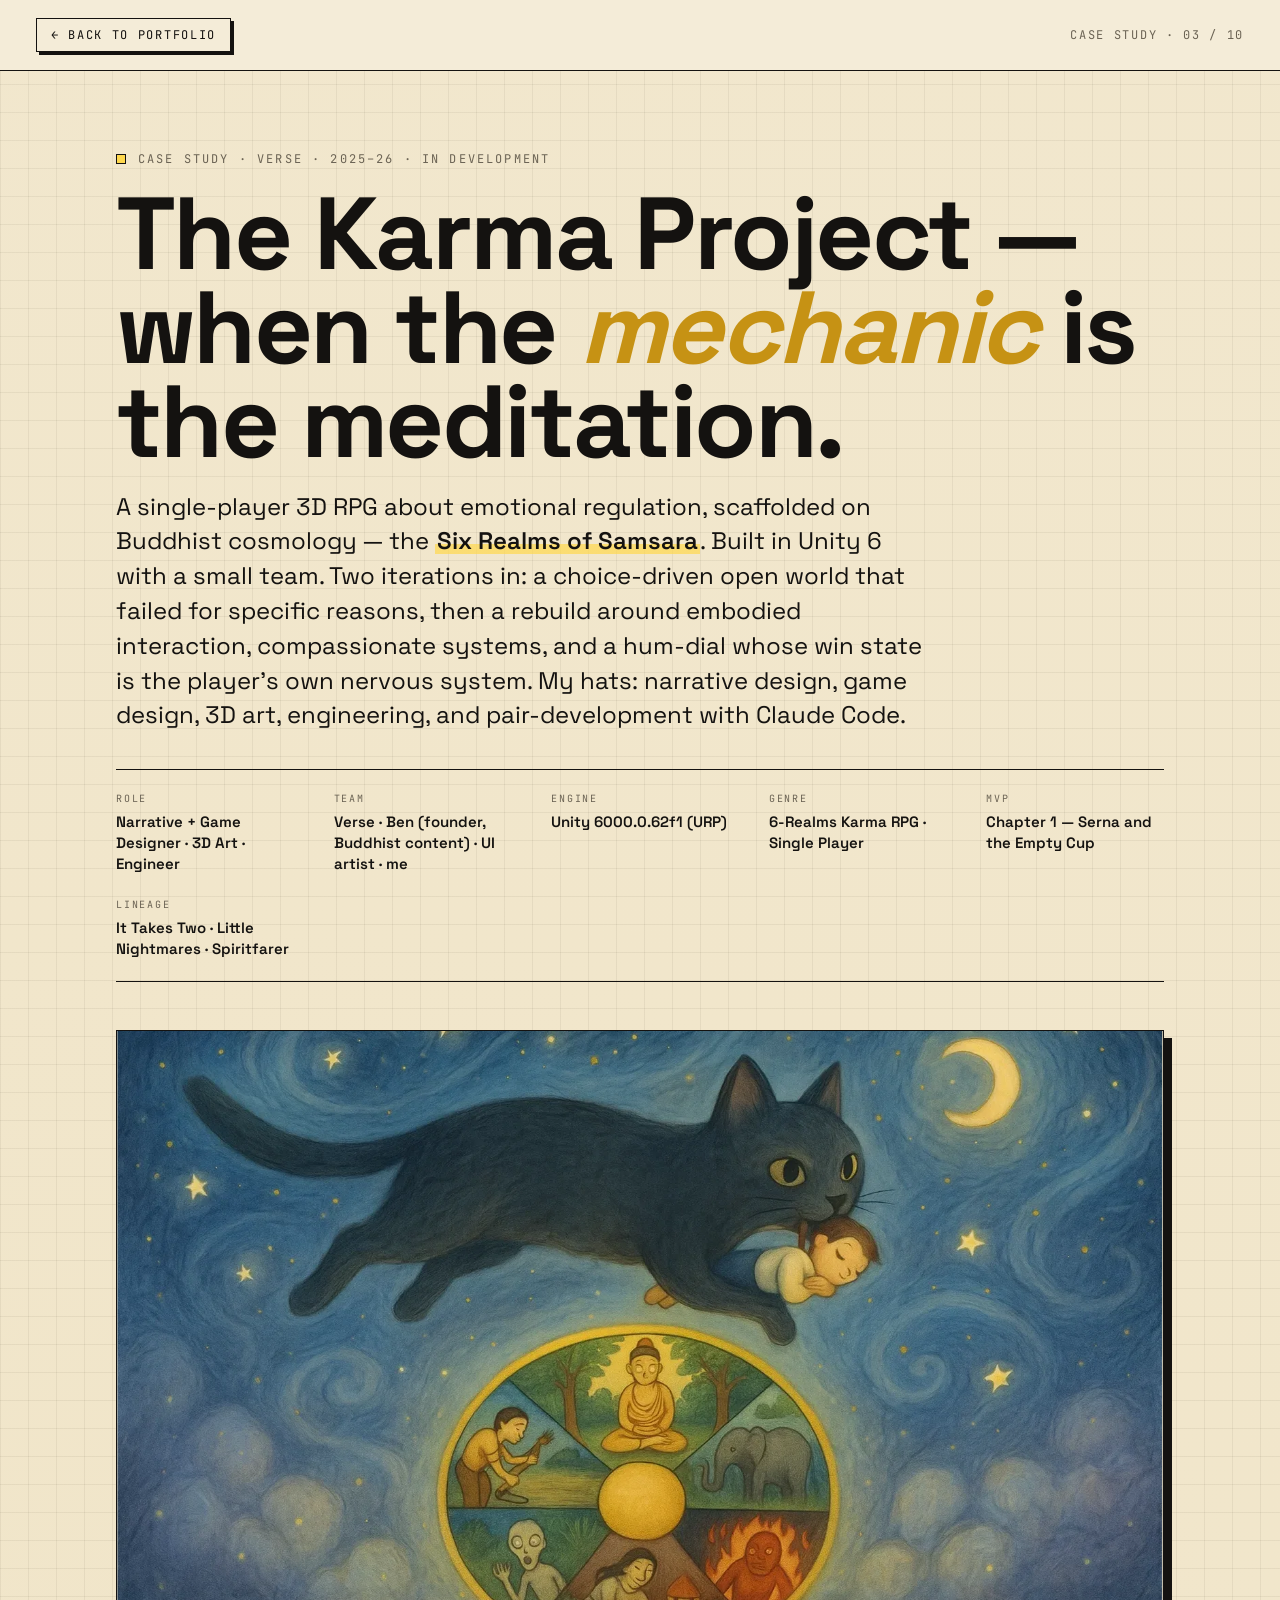
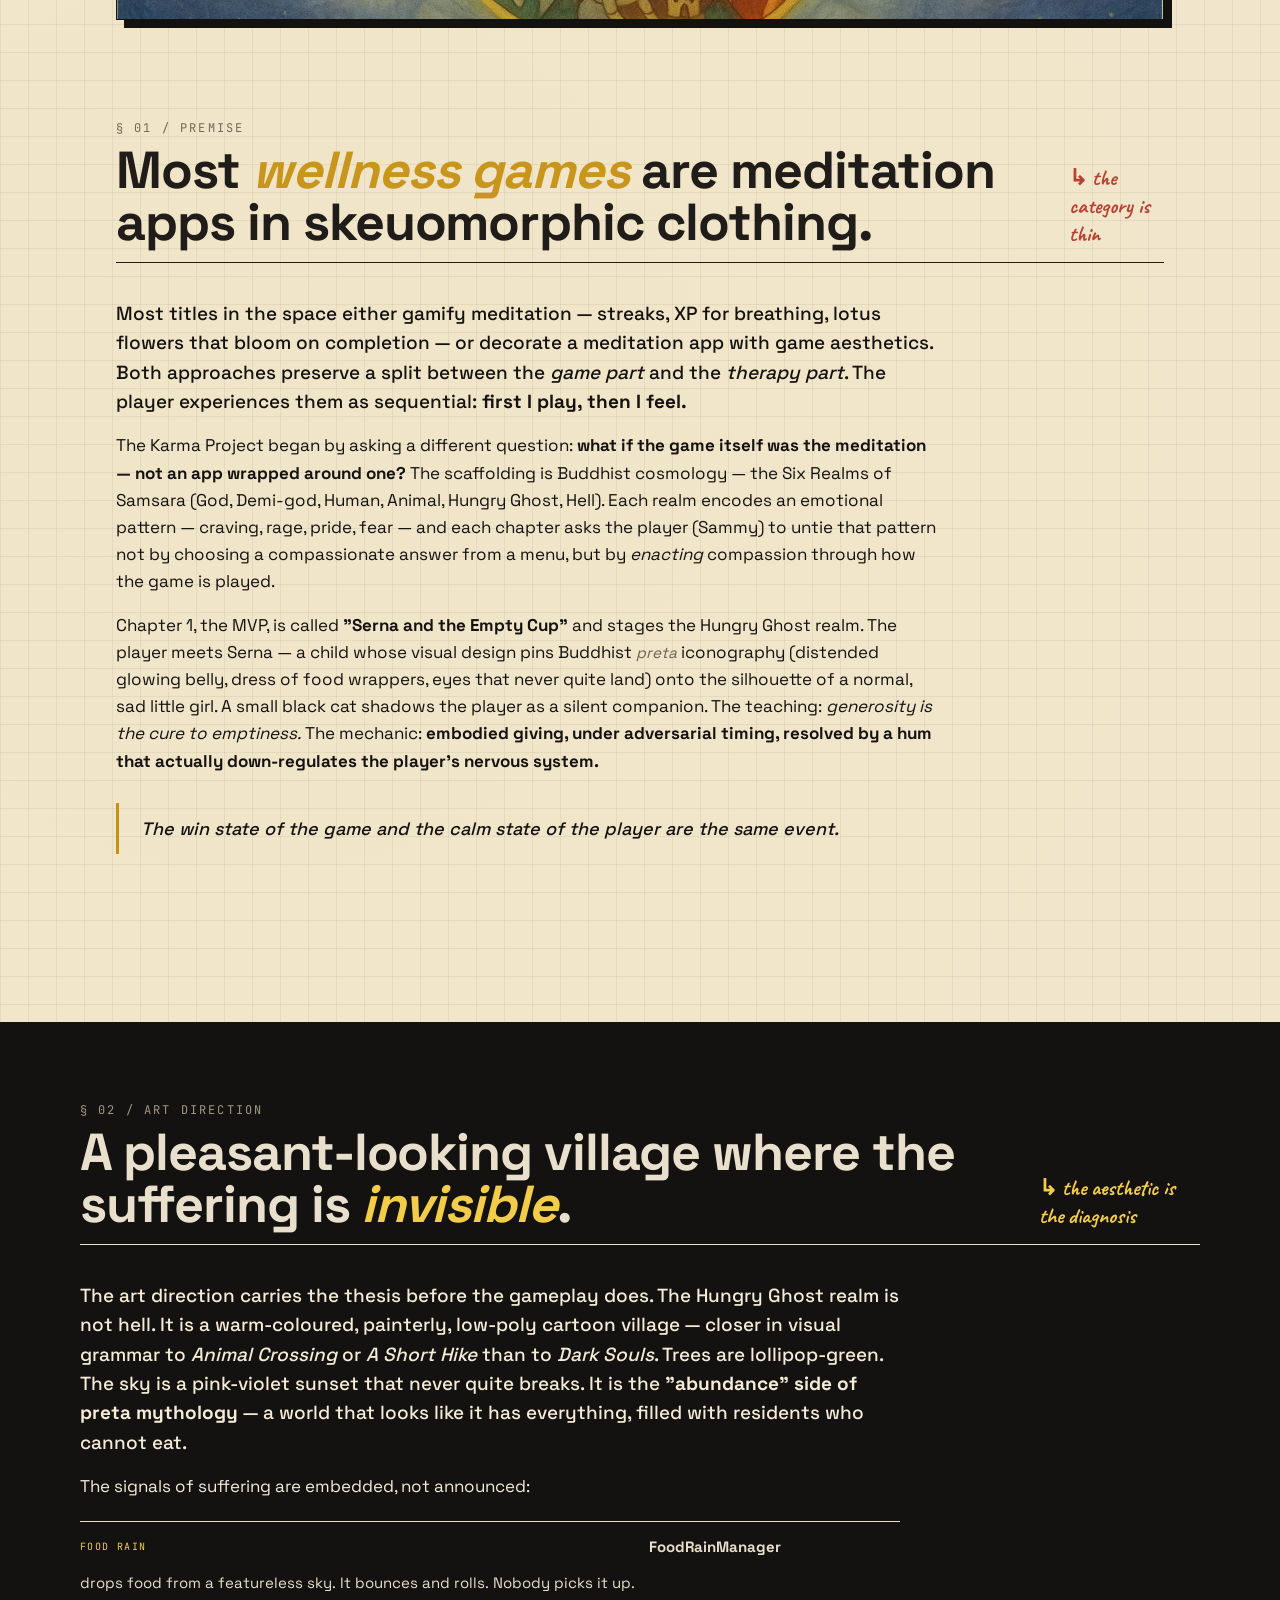
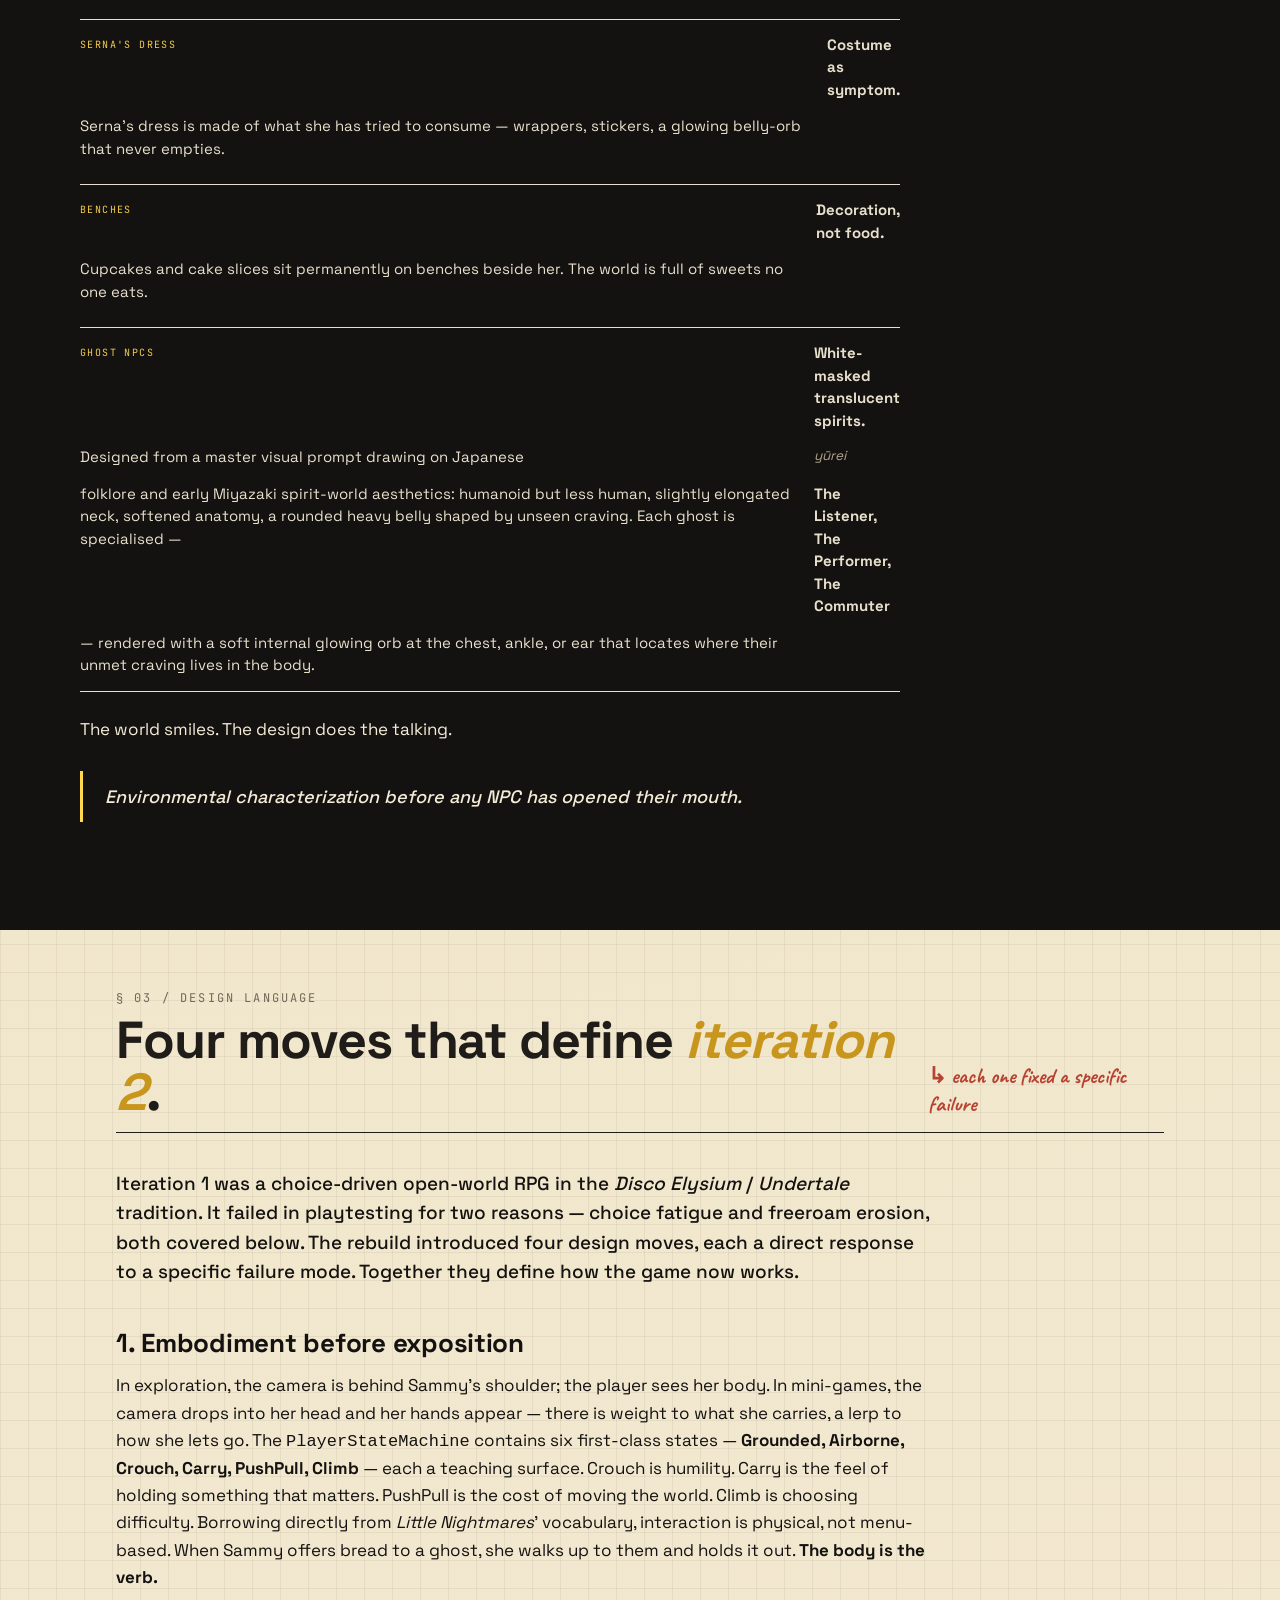
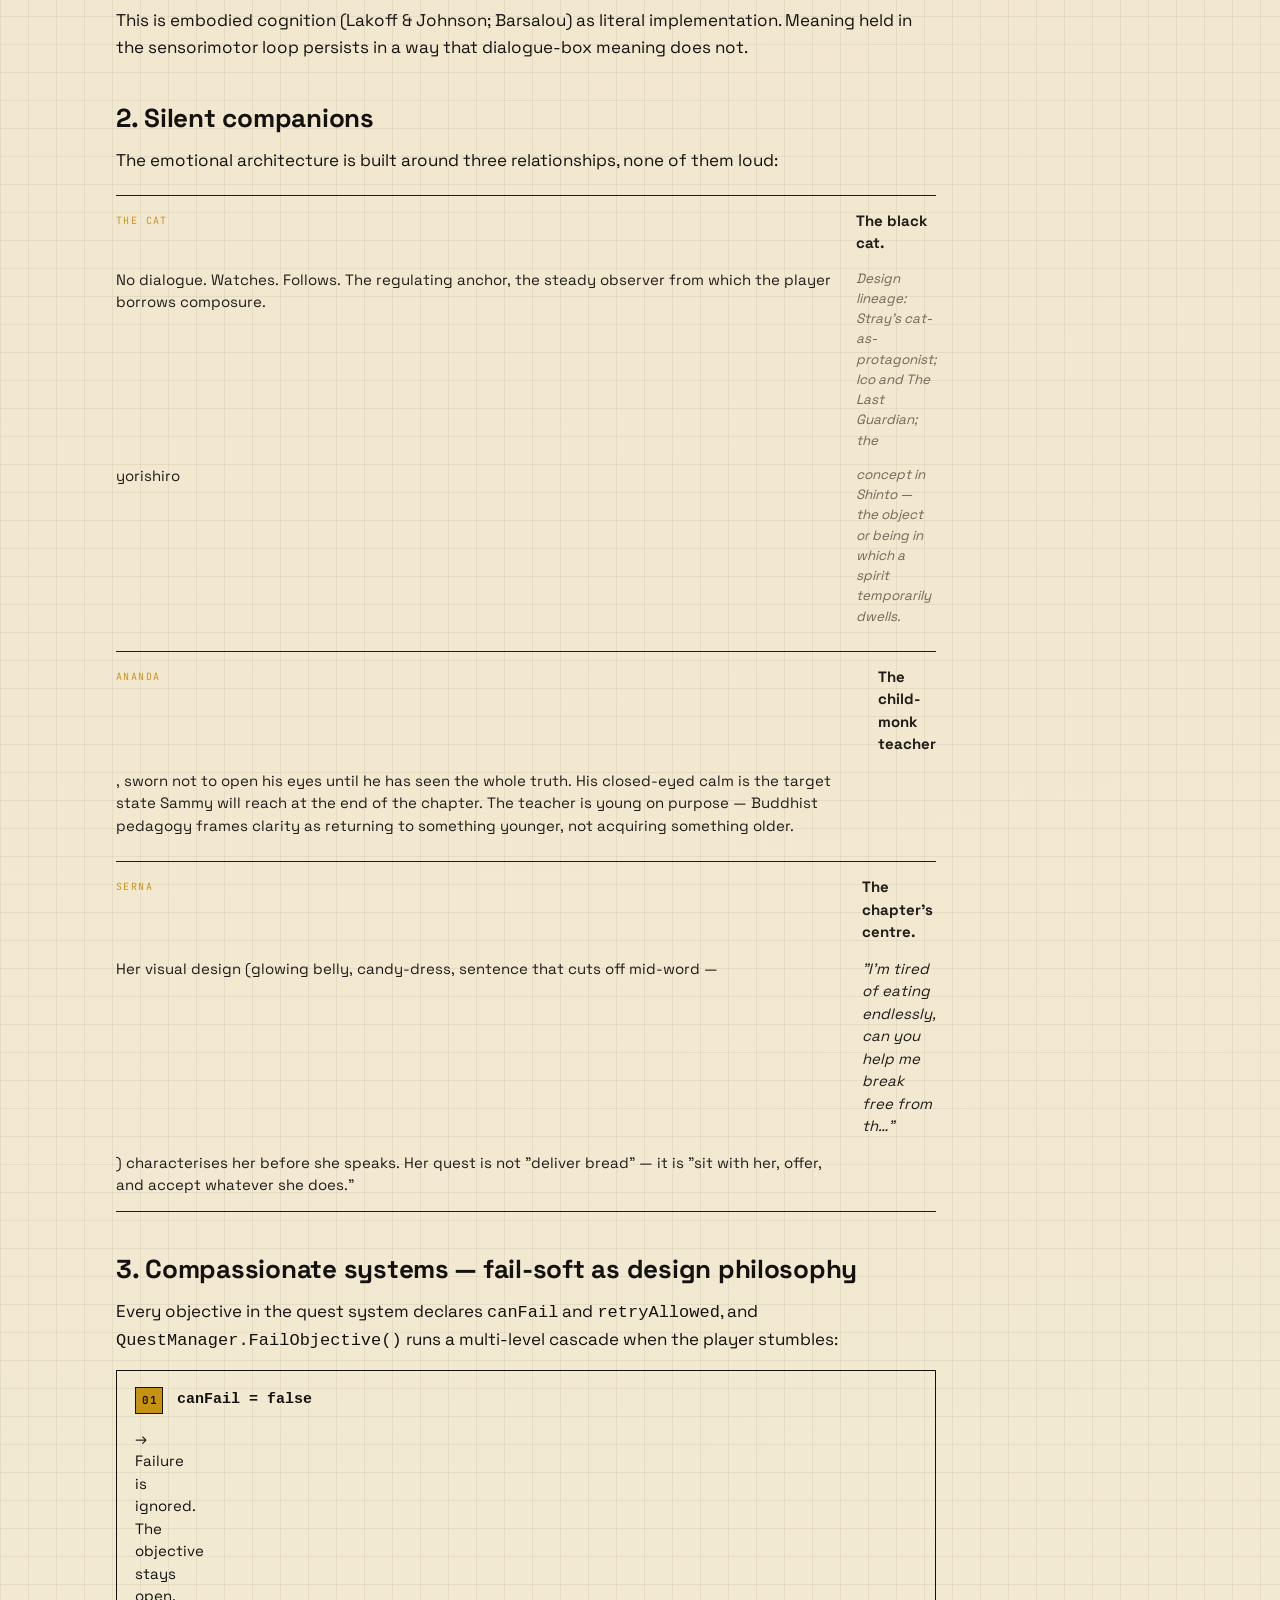
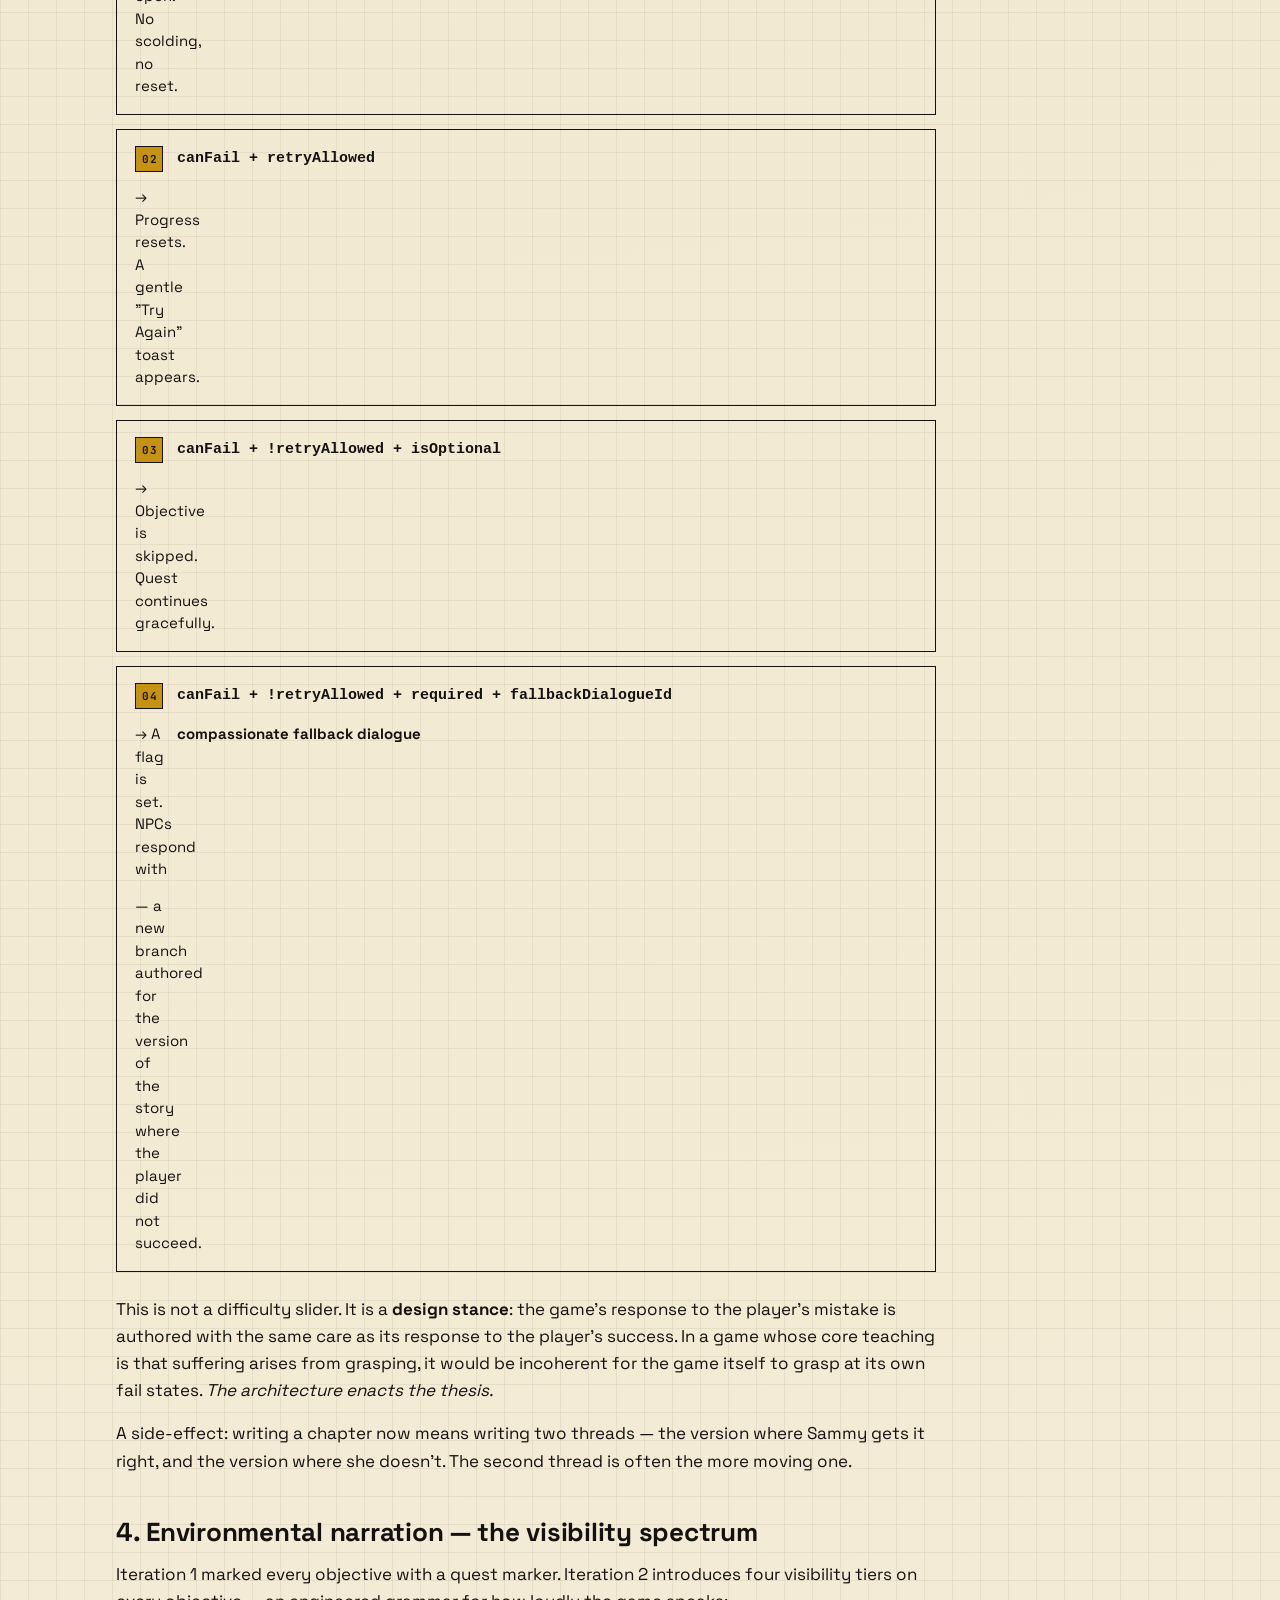
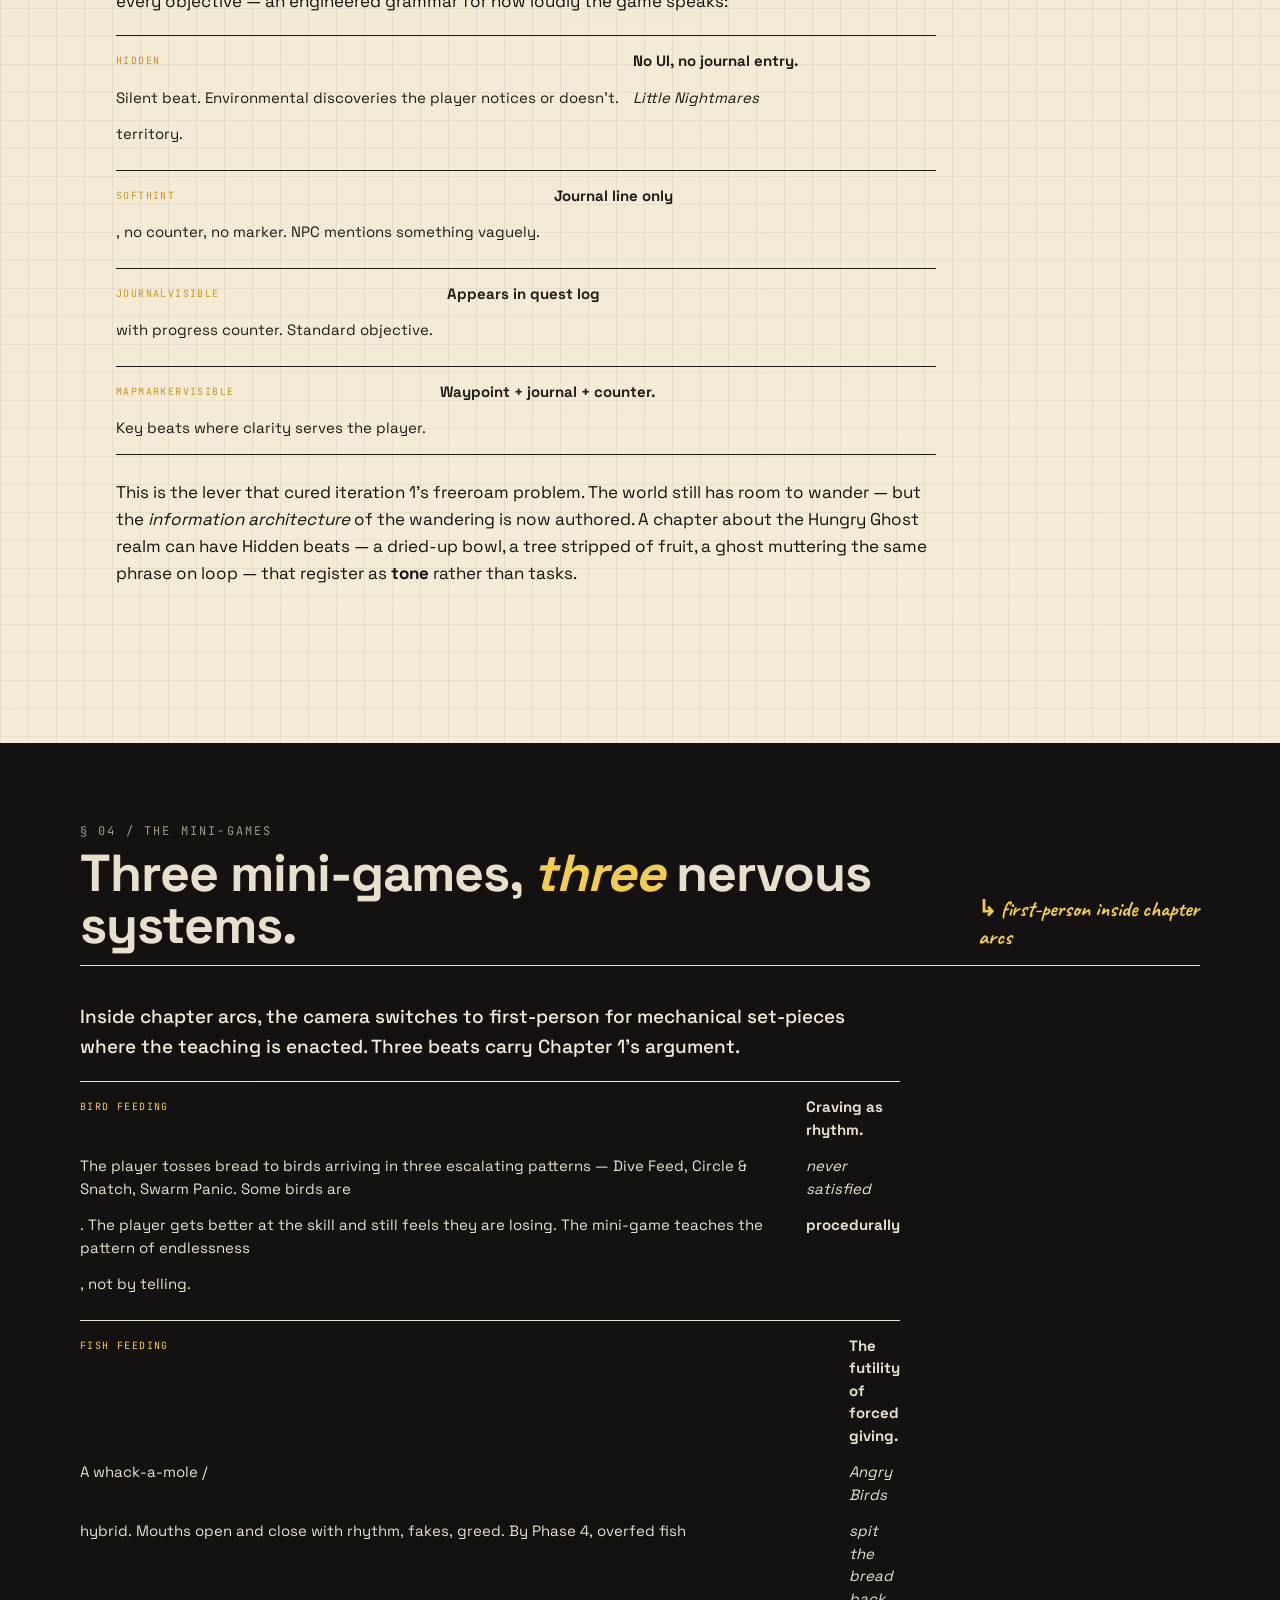
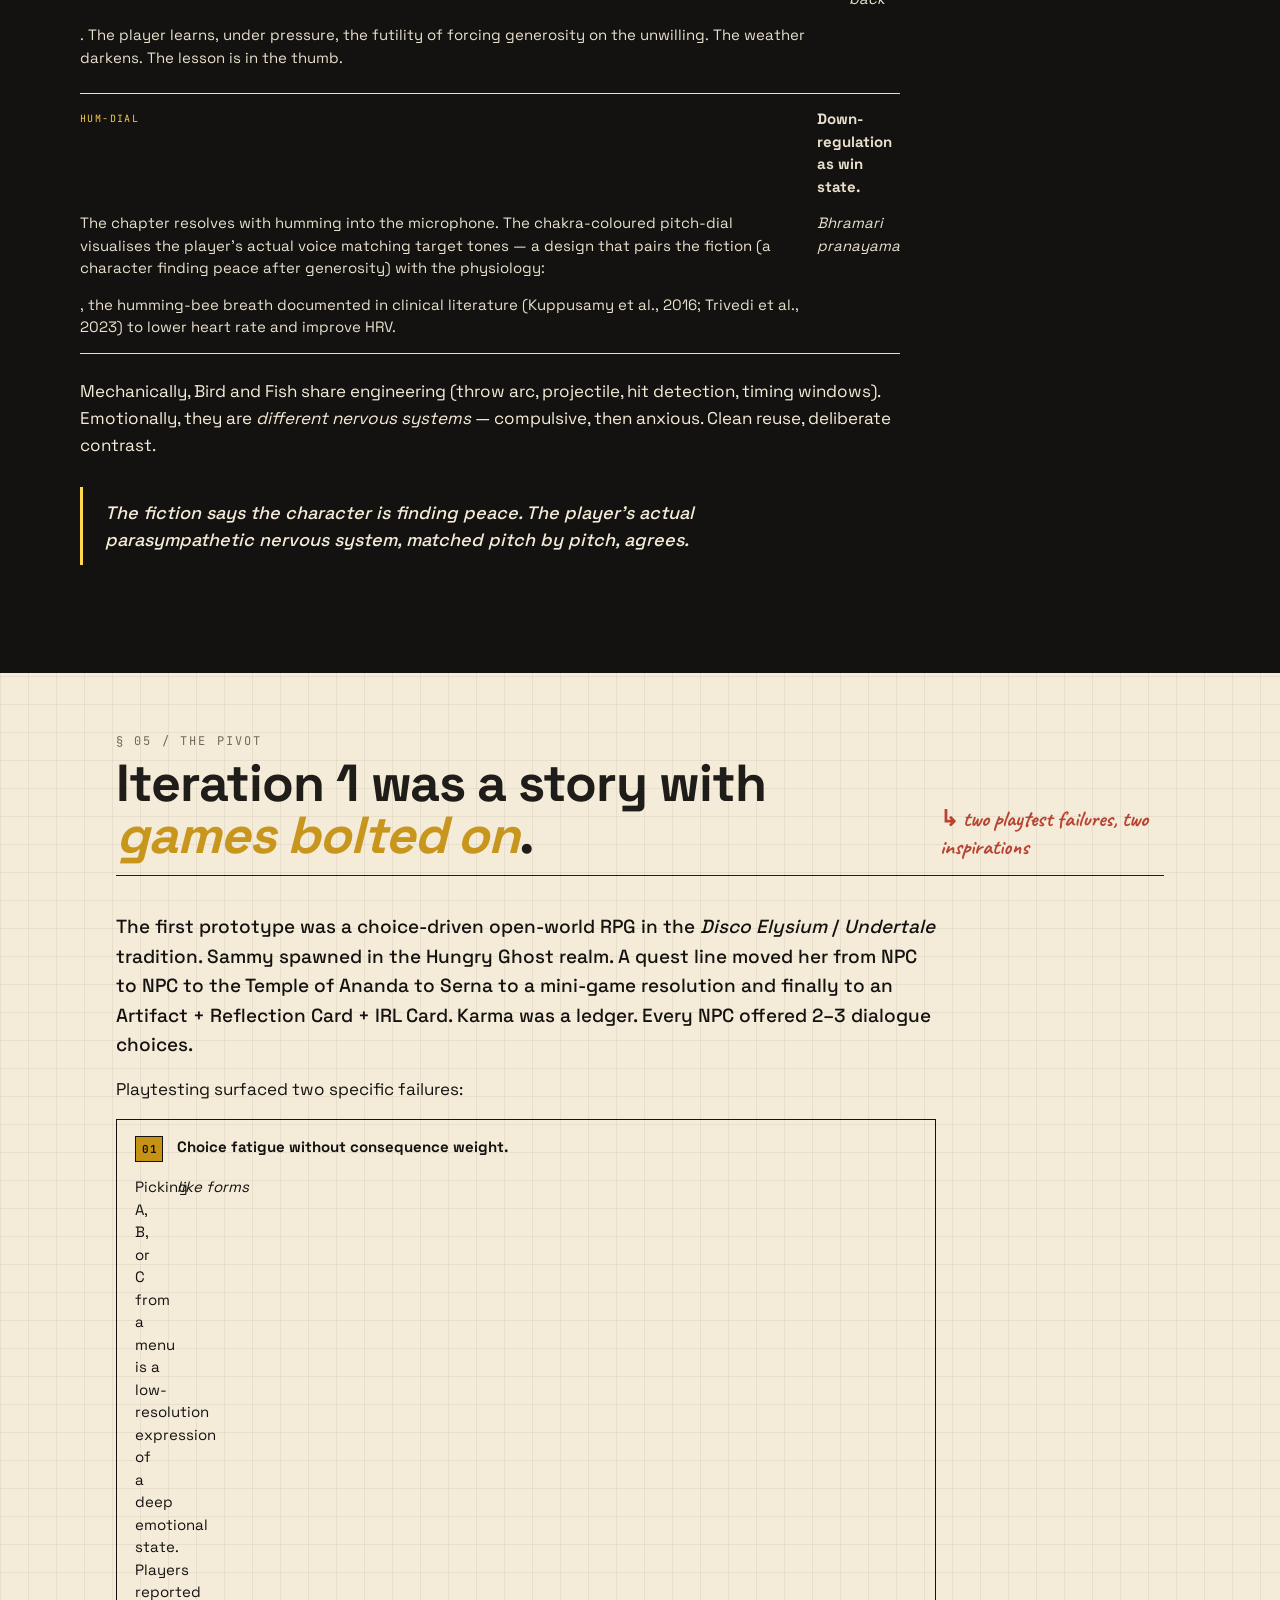
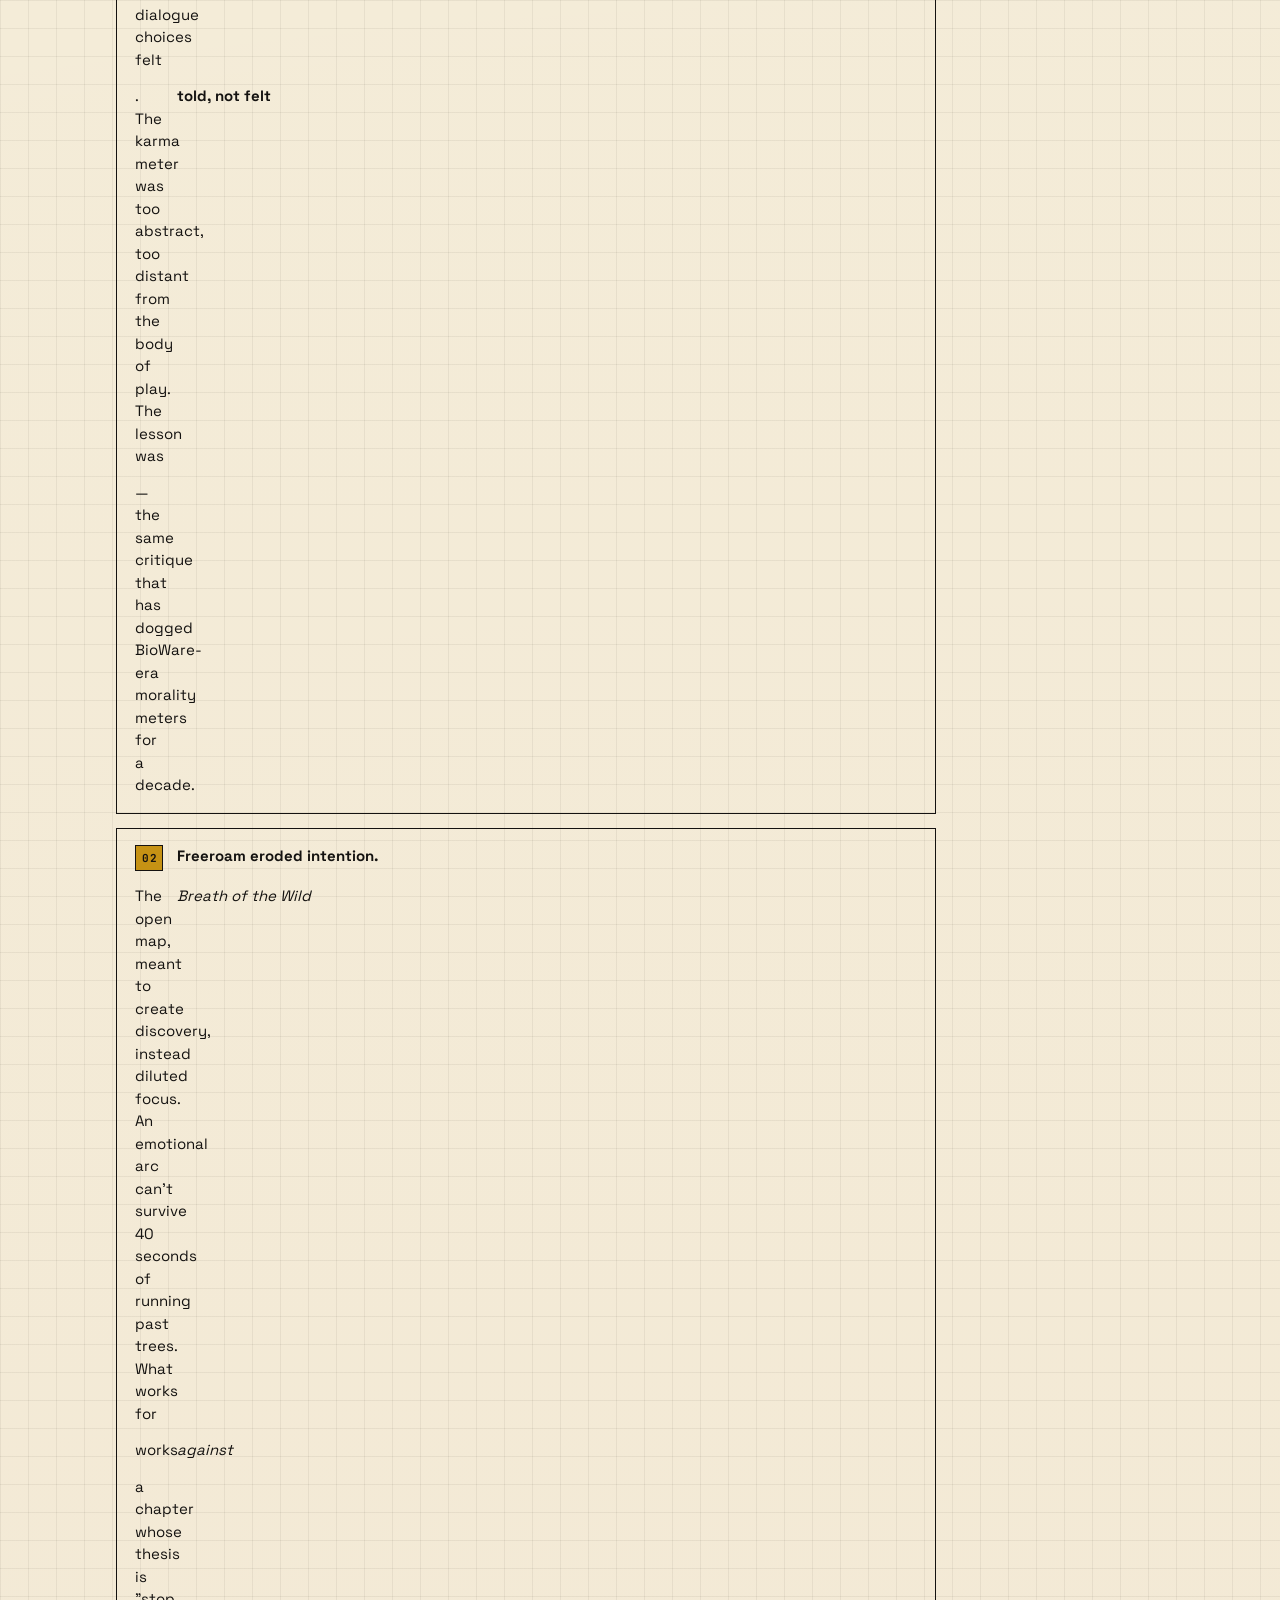
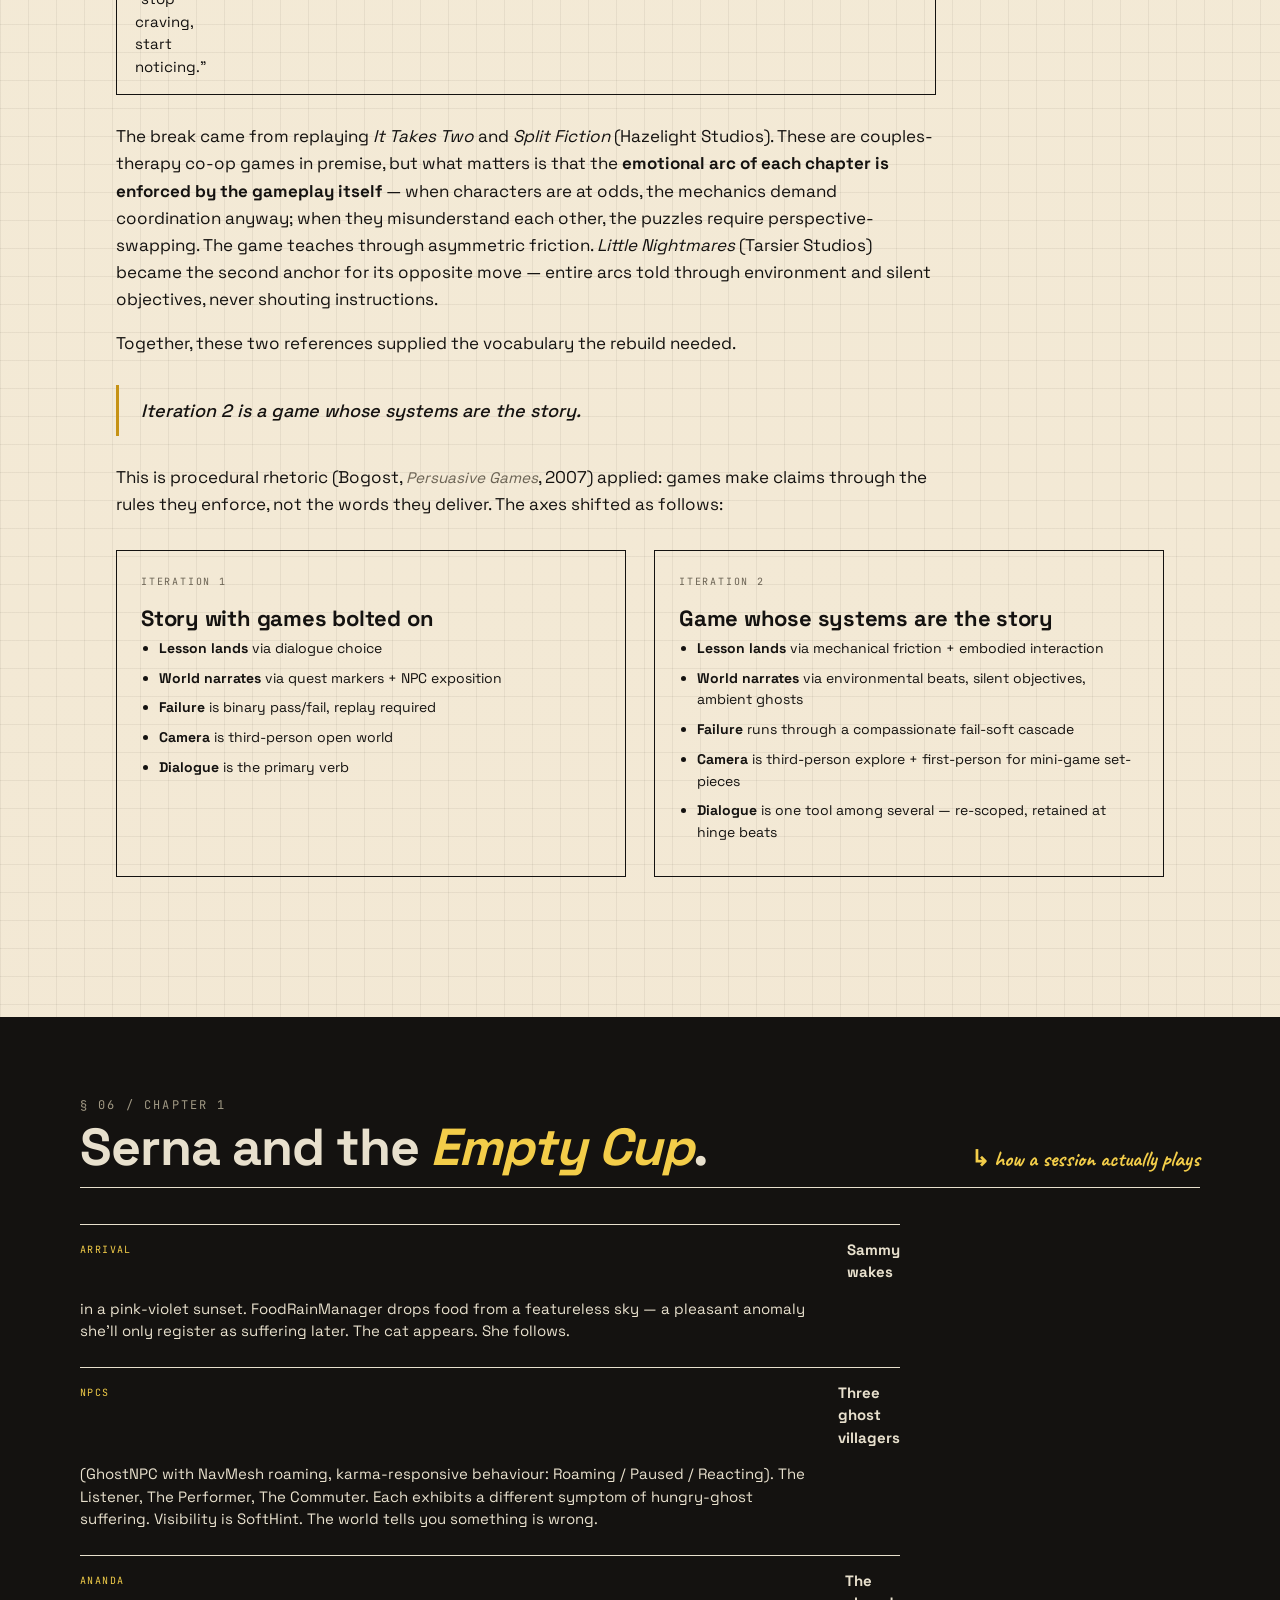
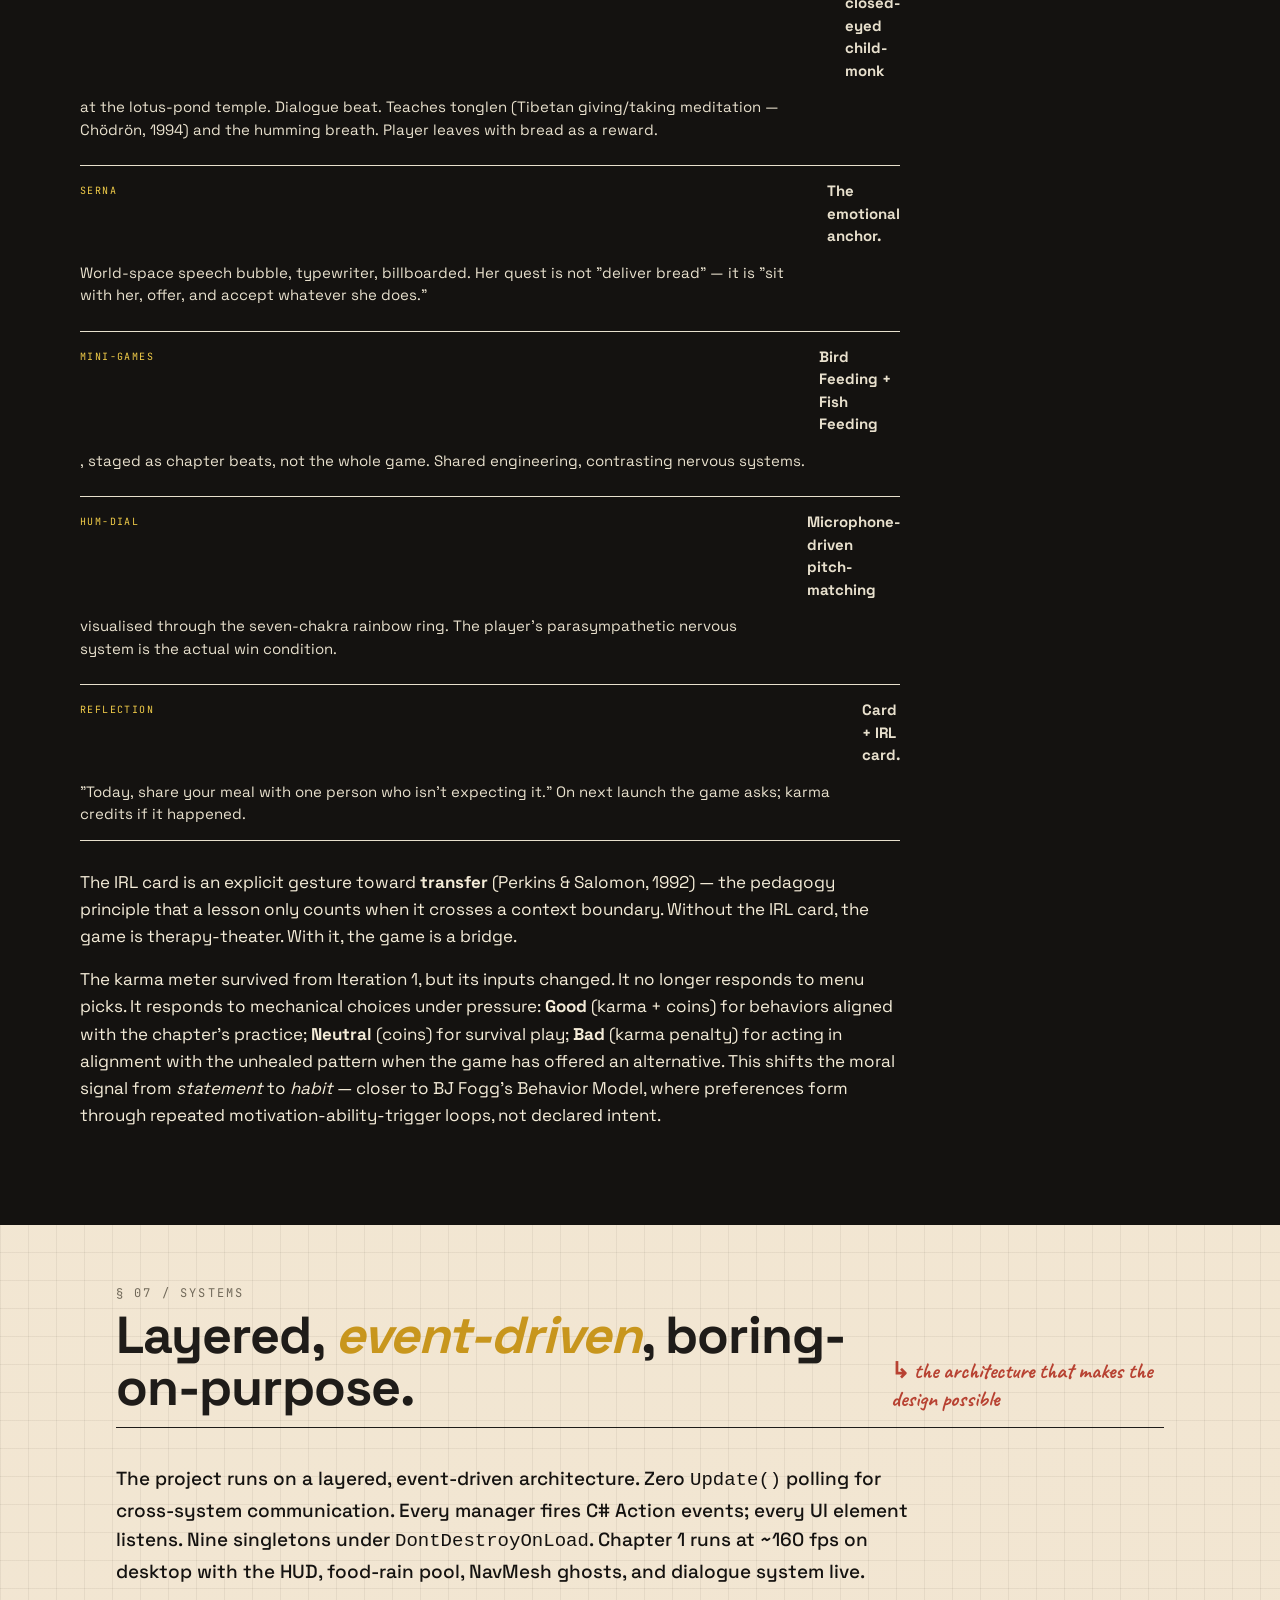
<file: case-studies/karma-rpg.html>
<!doctype html>
<html lang="en">
<head>
<meta charset="utf-8" />
<meta name="viewport" content="width=device-width,initial-scale=1" />
<title>The Karma Project — when the mechanic is the meditation · Abhilasha Singh</title>
<link rel="preconnect" href="https://fonts.googleapis.com">
<link rel="preconnect" href="https://fonts.gstatic.com" crossorigin>
<link href="https://fonts.googleapis.com/css2?family=Space+Grotesk:wght@400;500;600;700&family=JetBrains+Mono:wght@400;500;700&family=Caveat:wght@500;700&display=swap" rel="stylesheet">
<link rel="stylesheet" href="case-study.css">
</head>
<body>

<!-- Top bar -->
<div class="topbar">
  <a class="back" href="../index.html">← back to portfolio</a>
  <div class="crumb">Case Study · 03 / 10</div>
</div>

<!-- Hero -->
<header class="hero">
  <div class="eyebrow"><span class="tick"></span><span>Case Study · Verse · 2025–26 · in development</span></div>
  <h1>The Karma Project — when the <em>mechanic</em> is the meditation.</h1>
  <p class="sub">A single-player 3D RPG about emotional regulation, scaffolded on Buddhist cosmology — the <b>Six Realms of Samsara</b>. Built in Unity 6 with a small team. Two iterations in: a choice-driven open world that failed for specific reasons, then a rebuild around embodied interaction, compassionate systems, and a hum-dial whose win state is the player's own nervous system. My hats: narrative design, game design, 3D art, engineering, and pair-development with Claude Code.</p>

  <dl class="meta-grid">
    <div><dt>Role</dt><dd>Narrative + Game Designer · 3D Art · Engineer</dd></div>
    <div><dt>Team</dt><dd>Verse · Ben (founder, Buddhist content) · UI artist · me</dd></div>
    <div><dt>Engine</dt><dd>Unity 6000.0.62f1 (URP)</dd></div>
    <div><dt>Genre</dt><dd>6-Realms Karma RPG · Single Player</dd></div>
    <div><dt>MVP</dt><dd>Chapter 1 — Serna and the Empty Cup</dd></div>
    <div><dt>Lineage</dt><dd>It Takes Two · Little Nightmares · Spiritfarer</dd></div>
  </dl>

  <div class="hero-img">
    <img src="../assets/projects/03-karma-rpg.webp" alt="The Karma Project — Sammy meets Serna in the Hungry Ghost realm">
  </div>
</header>

<!-- PREMISE -->
<section class="block">
  <div class="sec-head">
    <div>
      <div class="sec-num">§ 01 / Premise</div>
      <h2 class="sec-title">Most <em>wellness games</em> are meditation apps in skeuomorphic clothing.</h2>
    </div>
    <div class="sec-kick">↳ the category is thin</div>
  </div>
  <div class="prose">
    <p class="lead">Most titles in the space either gamify meditation — streaks, XP for breathing, lotus flowers that bloom on completion — or decorate a meditation app with game aesthetics. Both approaches preserve a split between the <em>game part</em> and the <em>therapy part</em>. The player experiences them as sequential: <b>first I play, then I feel.</b></p>

    <p>The Karma Project began by asking a different question: <b>what if the game itself was the meditation — not an app wrapped around one?</b> The scaffolding is Buddhist cosmology — the Six Realms of Samsara (God, Demi-god, Human, Animal, Hungry Ghost, Hell). Each realm encodes an emotional pattern — craving, rage, pride, fear — and each chapter asks the player (Sammy) to untie that pattern not by choosing a compassionate answer from a menu, but by <em>enacting</em> compassion through how the game is played.</p>

    <p>Chapter 1, the MVP, is called <b>"Serna and the Empty Cup"</b> and stages the Hungry Ghost realm. The player meets Serna — a child whose visual design pins Buddhist <cite>preta</cite> iconography (distended glowing belly, dress of food wrappers, eyes that never quite land) onto the silhouette of a normal, sad little girl. A small black cat shadows the player as a silent companion. The teaching: <em>generosity is the cure to emptiness.</em> The mechanic: <b>embodied giving, under adversarial timing, resolved by a hum that actually down-regulates the player's nervous system.</b></p>

    <div class="pull-quote">The win state of the game and the calm state of the player are the same event.</div>
  </div>
</section>

<!-- HUNGRY GHOST REALM (dark) -->
<section class="block dark">
  <div class="inner">
    <div class="sec-head" style="border-bottom-color:var(--paper)">
      <div>
        <div class="sec-num">§ 02 / Art Direction</div>
        <h2 class="sec-title">A pleasant-looking village where the suffering is <em>invisible</em>.</h2>
      </div>
      <div class="sec-kick">↳ the aesthetic is the diagnosis</div>
    </div>
    <div class="prose">
      <p class="lead">The art direction carries the thesis before the gameplay does. The Hungry Ghost realm is not hell. It is a warm-coloured, painterly, low-poly cartoon village — closer in visual grammar to <em>Animal Crossing</em> or <em>A Short Hike</em> than to <em>Dark Souls</em>. Trees are lollipop-green. The sky is a pink-violet sunset that never quite breaks. It is the <b>"abundance" side of preta mythology</b> — a world that looks like it has everything, filled with residents who cannot eat.</p>

      <p>The signals of suffering are embedded, not announced:</p>

      <ul class="principle-list">
        <li data-tag="Food Rain"><b>FoodRainManager</b> drops food from a featureless sky. It bounces and rolls. Nobody picks it up.</li>
        <li data-tag="Serna's Dress"><b>Costume as symptom.</b> Serna's dress is made of what she has tried to consume — wrappers, stickers, a glowing belly-orb that never empties.</li>
        <li data-tag="Benches"><b>Decoration, not food.</b> Cupcakes and cake slices sit permanently on benches beside her. The world is full of sweets no one eats.</li>
        <li data-tag="Ghost NPCs"><b>White-masked translucent spirits.</b> Designed from a master visual prompt drawing on Japanese <cite>yūrei</cite> folklore and early Miyazaki spirit-world aesthetics: humanoid but less human, slightly elongated neck, softened anatomy, a rounded heavy belly shaped by unseen craving. Each ghost is specialised — <b>The Listener, The Performer, The Commuter</b> — rendered with a soft internal glowing orb at the chest, ankle, or ear that locates where their unmet craving lives in the body.</li>
      </ul>

      <p style="margin-top:24px">The world smiles. The design does the talking.</p>

      <div class="pull-quote">Environmental characterization before any NPC has opened their mouth.</div>
    </div>
  </div>
</section>

<!-- FOUR MOVES -->
<section class="block">
  <div class="sec-head">
    <div>
      <div class="sec-num">§ 03 / Design Language</div>
      <h2 class="sec-title">Four moves that define <em>iteration 2</em>.</h2>
    </div>
    <div class="sec-kick">↳ each one fixed a specific failure</div>
  </div>

  <div class="prose">
    <p class="lead">Iteration 1 was a choice-driven open-world RPG in the <em>Disco Elysium</em> / <em>Undertale</em> tradition. It failed in playtesting for two reasons — choice fatigue and freeroam erosion, both covered below. The rebuild introduced four design moves, each a direct response to a specific failure mode. Together they define how the game now works.</p>
  </div>

  <h3 style="font-size:26px;margin:40px 0 12px;letter-spacing:-.01em">1. Embodiment before exposition</h3>
  <div class="prose">
    <p>In exploration, the camera is behind Sammy's shoulder; the player sees her body. In mini-games, the camera drops into her head and her hands appear — there is weight to what she carries, a lerp to how she lets go. The <code>PlayerStateMachine</code> contains six first-class states — <b>Grounded, Airborne, Crouch, Carry, PushPull, Climb</b> — each a teaching surface. Crouch is humility. Carry is the feel of holding something that matters. PushPull is the cost of moving the world. Climb is choosing difficulty. Borrowing directly from <em>Little Nightmares</em>' vocabulary, interaction is physical, not menu-based. When Sammy offers bread to a ghost, she walks up to them and holds it out. <b>The body is the verb.</b></p>
    <p>This is embodied cognition (Lakoff &amp; Johnson; Barsalou) as literal implementation. Meaning held in the sensorimotor loop persists in a way that dialogue-box meaning does not.</p>
  </div>

  <h3 style="font-size:26px;margin:40px 0 12px;letter-spacing:-.01em">2. Silent companions</h3>
  <div class="prose">
    <p>The emotional architecture is built around three relationships, none of them loud:</p>
    <ul class="principle-list">
      <li data-tag="The Cat"><b>The black cat.</b> No dialogue. Watches. Follows. The regulating anchor, the steady observer from which the player borrows composure. <cite>Design lineage: Stray's cat-as-protagonist; Ico and The Last Guardian; the</cite> yorishiro <cite>concept in Shinto — the object or being in which a spirit temporarily dwells.</cite></li>
      <li data-tag="Ananda"><b>The child-monk teacher</b>, sworn not to open his eyes until he has seen the whole truth. His closed-eyed calm is the target state Sammy will reach at the end of the chapter. The teacher is young on purpose — Buddhist pedagogy frames clarity as returning to something younger, not acquiring something older.</li>
      <li data-tag="Serna"><b>The chapter's centre.</b> Her visual design (glowing belly, candy-dress, sentence that cuts off mid-word — <em>"I'm tired of eating endlessly, can you help me break free from th…"</em>) characterises her before she speaks. Her quest is not "deliver bread" — it is "sit with her, offer, and accept whatever she does."</li>
    </ul>
  </div>

  <h3 style="font-size:26px;margin:40px 0 12px;letter-spacing:-.01em">3. Compassionate systems — fail-soft as design philosophy</h3>
  <div class="prose">
    <p>Every objective in the quest system declares <code>canFail</code> and <code>retryAllowed</code>, and <code>QuestManager.FailObjective()</code> runs a multi-level cascade when the player stumbles:</p>
    <ul class="gaps">
      <li data-n="01"><b><code>canFail = false</code></b> → Failure is ignored. The objective stays open. No scolding, no reset.</li>
      <li data-n="02"><b><code>canFail + retryAllowed</code></b> → Progress resets. A gentle "Try Again" toast appears.</li>
      <li data-n="03"><b><code>canFail + !retryAllowed + isOptional</code></b> → Objective is skipped. Quest continues gracefully.</li>
      <li data-n="04"><b><code>canFail + !retryAllowed + required + fallbackDialogueId</code></b> → A flag is set. NPCs respond with <b>compassionate fallback dialogue</b> — a new branch authored for the version of the story where the player did not succeed.</li>
    </ul>
    <p style="margin-top:24px">This is not a difficulty slider. It is a <b>design stance</b>: the game's response to the player's mistake is authored with the same care as its response to the player's success. In a game whose core teaching is that suffering arises from grasping, it would be incoherent for the game itself to grasp at its own fail states. <em>The architecture enacts the thesis.</em></p>
    <p>A side-effect: writing a chapter now means writing two threads — the version where Sammy gets it right, and the version where she doesn't. The second thread is often the more moving one.</p>
  </div>

  <h3 style="font-size:26px;margin:40px 0 12px;letter-spacing:-.01em">4. Environmental narration — the visibility spectrum</h3>
  <div class="prose">
    <p>Iteration 1 marked every objective with a quest marker. Iteration 2 introduces four visibility tiers on every objective — an engineered grammar for how loudly the game speaks:</p>
    <ul class="principle-list">
      <li data-tag="Hidden"><b>No UI, no journal entry.</b> Silent beat. Environmental discoveries the player notices or doesn't. <em>Little Nightmares</em> territory.</li>
      <li data-tag="SoftHint"><b>Journal line only</b>, no counter, no marker. NPC mentions something vaguely.</li>
      <li data-tag="JournalVisible"><b>Appears in quest log</b> with progress counter. Standard objective.</li>
      <li data-tag="MapMarkerVisible"><b>Waypoint + journal + counter.</b> Key beats where clarity serves the player.</li>
    </ul>
    <p style="margin-top:24px">This is the lever that cured iteration 1's freeroam problem. The world still has room to wander — but the <em>information architecture</em> of the wandering is now authored. A chapter about the Hungry Ghost realm can have Hidden beats — a dried-up bowl, a tree stripped of fruit, a ghost muttering the same phrase on loop — that register as <b>tone</b> rather than tasks.</p>
  </div>
</section>

<!-- FIRST-PERSON BEATS (dark) -->
<section class="block dark">
  <div class="inner">
    <div class="sec-head" style="border-bottom-color:var(--paper)">
      <div>
        <div class="sec-num">§ 04 / The Mini-Games</div>
        <h2 class="sec-title">Three mini-games, <em>three</em> nervous systems.</h2>
      </div>
      <div class="sec-kick">↳ first-person inside chapter arcs</div>
    </div>
    <div class="prose">
      <p class="lead">Inside chapter arcs, the camera switches to first-person for mechanical set-pieces where the teaching is enacted. Three beats carry Chapter 1's argument.</p>

      <ul class="principle-list">
        <li data-tag="Bird Feeding"><b>Craving as rhythm.</b> The player tosses bread to birds arriving in three escalating patterns — Dive Feed, Circle &amp; Snatch, Swarm Panic. Some birds are <em>never satisfied</em>. The player gets better at the skill and still feels they are losing. The mini-game teaches the pattern of endlessness <b>procedurally</b>, not by telling.</li>
        <li data-tag="Fish Feeding"><b>The futility of forced giving.</b> A whack-a-mole / <em>Angry Birds</em> hybrid. Mouths open and close with rhythm, fakes, greed. By Phase 4, overfed fish <em>spit the bread back</em>. The player learns, under pressure, the futility of forcing generosity on the unwilling. The weather darkens. The lesson is in the thumb.</li>
        <li data-tag="Hum-dial"><b>Down-regulation as win state.</b> The chapter resolves with humming into the microphone. The chakra-coloured pitch-dial visualises the player's actual voice matching target tones — a design that pairs the fiction (a character finding peace after generosity) with the physiology: <em>Bhramari pranayama</em>, the humming-bee breath documented in clinical literature (Kuppusamy et al., 2016; Trivedi et al., 2023) to lower heart rate and improve HRV.</li>
      </ul>

      <p style="margin-top:24px">Mechanically, Bird and Fish share engineering (throw arc, projectile, hit detection, timing windows). Emotionally, they are <em>different nervous systems</em> — compulsive, then anxious. Clean reuse, deliberate contrast.</p>

      <div class="pull-quote">The fiction says the character is finding peace. The player's actual parasympathetic nervous system, matched pitch by pitch, agrees.</div>
    </div>
  </div>
</section>

<!-- HOW WE GOT HERE -->
<section class="block">
  <div class="sec-head">
    <div>
      <div class="sec-num">§ 05 / The Pivot</div>
      <h2 class="sec-title">Iteration 1 was a story with <em>games bolted on</em>.</h2>
    </div>
    <div class="sec-kick">↳ two playtest failures, two inspirations</div>
  </div>
  <div class="prose">
    <p class="lead">The first prototype was a choice-driven open-world RPG in the <em>Disco Elysium</em> / <em>Undertale</em> tradition. Sammy spawned in the Hungry Ghost realm. A quest line moved her from NPC to NPC to the Temple of Ananda to Serna to a mini-game resolution and finally to an Artifact + Reflection Card + IRL Card. Karma was a ledger. Every NPC offered 2–3 dialogue choices.</p>

    <p>Playtesting surfaced two specific failures:</p>

    <ul class="gaps">
      <li data-n="01"><b>Choice fatigue without consequence weight.</b> Picking A, B, or C from a menu is a low-resolution expression of a deep emotional state. Players reported dialogue choices felt <em>like forms</em>. The karma meter was too abstract, too distant from the body of play. The lesson was <b>told, not felt</b> — the same critique that has dogged BioWare-era morality meters for a decade.</li>
      <li data-n="02"><b>Freeroam eroded intention.</b> The open map, meant to create discovery, instead diluted focus. An emotional arc can't survive 40 seconds of running past trees. What works for <em>Breath of the Wild</em> works <em>against</em> a chapter whose thesis is "stop craving, start noticing."</li>
    </ul>

    <p style="margin-top:28px">The break came from replaying <em>It Takes Two</em> and <em>Split Fiction</em> (Hazelight Studios). These are couples-therapy co-op games in premise, but what matters is that the <b>emotional arc of each chapter is enforced by the gameplay itself</b> — when characters are at odds, the mechanics demand coordination anyway; when they misunderstand each other, the puzzles require perspective-swapping. The game teaches through asymmetric friction. <em>Little Nightmares</em> (Tarsier Studios) became the second anchor for its opposite move — entire arcs told through environment and silent objectives, never shouting instructions.</p>

    <p>Together, these two references supplied the vocabulary the rebuild needed.</p>

    <div class="pull-quote">Iteration 2 is a game whose systems <em>are</em> the story.</div>

    <p style="margin-top:28px">This is procedural rhetoric (Bogost, <cite>Persuasive Games</cite>, 2007) applied: games make claims through the rules they enforce, not the words they deliver. The axes shifted as follows:</p>
  </div>

  <div class="scope" style="margin-top:32px">
    <div class="scope-card">
      <span class="tag">Iteration 1</span>
      <h4>Story with games bolted on</h4>
      <ul>
        <li><b>Lesson lands</b> via dialogue choice</li>
        <li><b>World narrates</b> via quest markers + NPC exposition</li>
        <li><b>Failure</b> is binary pass/fail, replay required</li>
        <li><b>Camera</b> is third-person open world</li>
        <li><b>Dialogue</b> is the primary verb</li>
      </ul>
    </div>
    <div class="scope-card">
      <span class="tag">Iteration 2</span>
      <h4>Game whose systems are the story</h4>
      <ul>
        <li><b>Lesson lands</b> via mechanical friction + embodied interaction</li>
        <li><b>World narrates</b> via environmental beats, silent objectives, ambient ghosts</li>
        <li><b>Failure</b> runs through a compassionate fail-soft cascade</li>
        <li><b>Camera</b> is third-person explore + first-person for mini-game set-pieces</li>
        <li><b>Dialogue</b> is one tool among several — re-scoped, retained at hinge beats</li>
      </ul>
    </div>
  </div>
</section>

<!-- CHAPTER WALKTHROUGH (dark) -->
<section class="block dark">
  <div class="inner">
    <div class="sec-head" style="border-bottom-color:var(--paper)">
      <div>
        <div class="sec-num">§ 06 / Chapter 1</div>
        <h2 class="sec-title">Serna and the <em>Empty Cup</em>.</h2>
      </div>
      <div class="sec-kick">↳ how a session actually plays</div>
    </div>
    <div class="prose">
      <ul class="principle-list">
        <li data-tag="Arrival"><b>Sammy wakes</b> in a pink-violet sunset. FoodRainManager drops food from a featureless sky — a pleasant anomaly she'll only register as suffering later. The cat appears. She follows.</li>
        <li data-tag="NPCs"><b>Three ghost villagers</b> (GhostNPC with NavMesh roaming, karma-responsive behaviour: Roaming / Paused / Reacting). The Listener, The Performer, The Commuter. Each exhibits a different symptom of hungry-ghost suffering. Visibility is SoftHint. The world tells you something is wrong.</li>
        <li data-tag="Ananda"><b>The closed-eyed child-monk</b> at the lotus-pond temple. Dialogue beat. Teaches tonglen (Tibetan giving/taking meditation — Chödrön, 1994) and the humming breath. Player leaves with bread as a reward.</li>
        <li data-tag="Serna"><b>The emotional anchor.</b> World-space speech bubble, typewriter, billboarded. Her quest is not "deliver bread" — it is "sit with her, offer, and accept whatever she does."</li>
        <li data-tag="Mini-games"><b>Bird Feeding + Fish Feeding</b>, staged as chapter beats, not the whole game. Shared engineering, contrasting nervous systems.</li>
        <li data-tag="Hum-dial"><b>Microphone-driven pitch-matching</b> visualised through the seven-chakra rainbow ring. The player's parasympathetic nervous system is the actual win condition.</li>
        <li data-tag="Reflection"><b>Card + IRL card.</b> "Today, share your meal with one person who isn't expecting it." On next launch the game asks; karma credits if it happened.</li>
      </ul>

      <p style="margin-top:28px">The IRL card is an explicit gesture toward <b>transfer</b> (Perkins &amp; Salomon, 1992) — the pedagogy principle that a lesson only counts when it crosses a context boundary. Without the IRL card, the game is therapy-theater. With it, the game is a bridge.</p>

      <p>The karma meter survived from Iteration 1, but its inputs changed. It no longer responds to menu picks. It responds to mechanical choices under pressure: <b>Good</b> (karma + coins) for behaviors aligned with the chapter's practice; <b>Neutral</b> (coins) for survival play; <b>Bad</b> (karma penalty) for acting in alignment with the unhealed pattern when the game has offered an alternative. This shifts the moral signal from <em>statement</em> to <em>habit</em> — closer to BJ Fogg's Behavior Model, where preferences form through repeated motivation-ability-trigger loops, not declared intent.</p>
    </div>
  </div>
</section>

<!-- SYSTEMS -->
<section class="block">
  <div class="sec-head">
    <div>
      <div class="sec-num">§ 07 / Systems</div>
      <h2 class="sec-title">Layered, <em>event-driven</em>, boring-on-purpose.</h2>
    </div>
    <div class="sec-kick">↳ the architecture that makes the design possible</div>
  </div>
  <div class="prose">
    <p class="lead">The project runs on a layered, event-driven architecture. Zero <code>Update()</code> polling for cross-system communication. Every manager fires C# Action events; every UI element listens. Nine singletons under <code>DontDestroyOnLoad</code>. Chapter 1 runs at ~160 fps on desktop with the HUD, food-rain pool, NavMesh ghosts, and dialogue system live.</p>

    <ul class="principle-list">
      <li data-tag="Data"><b>DialogueSO, QuestSO, KarmaConfig, ItemSO, VariableStore</b> — ScriptableObject (immutable at runtime). Asset-based, Inspector-editable.</li>
      <li data-tag="Managers"><b>KarmaManager, WalletManager, DialogueManager, QuestManager, HUDManager, BackgroundMusicManager, SparkleVFXManager, GhostAtmosphere, FoodRainManager</b> — singletons firing Action events.</li>
      <li data-tag="State Machines"><b>Player</b> (6 states: Grounded, Airborne, Crouch, Carry, PushPull, Climb). <b>Quest</b> (6 states: Locked, Available, Active, Completed, Done, Failed). <b>Ghost NPC</b> (3 states: Roaming, Paused, Reacting).</li>
      <li data-tag="Dialogue"><b><code>[SerializeReference]</code> polymorphism.</b> Any new action or condition is a single C# class that auto-appears in the Dialogue Editor via reflection. Adding a new verb to the game's moral vocabulary — <em>ShowReflectionCard</em>, <em>OfferAlms</em>, <em>SitWithGhost</em> — takes one file, zero core changes.</li>
      <li data-tag="Editor Toolkit"><b>Dialogue Editor</b> (3-panel visual graph), <b>Quest Debug Console</b> (Play Mode introspection with Progression Blocker Finder + event history), <b>Variable Store Browser</b> (live flag/counter inspection), <b>Setup Game Systems</b> (2-click singleton bootstrap). Designers never leave Unity.</li>
    </ul>

    <p style="margin-top:24px">Narrative designers write meaning; engineers don't bottleneck.</p>
  </div>
</section>

<!-- PIPELINE (dark) -->
<section class="block dark">
  <div class="inner">
    <div class="sec-head" style="border-bottom-color:var(--paper)">
      <div>
        <div class="sec-num">§ 08 / Pipeline</div>
        <h2 class="sec-title">Small team. <em>Unity 6</em>. Claude Code.</h2>
      </div>
      <div class="sec-kick">↳ how the scope became tractable</div>
    </div>
    <div class="prose">
      <p class="lead">The project was built by a small team in a short window. The pipeline that made the scope tractable was as much about <b>how intention became execution</b> as it was about headcount.</p>

      <ul class="principle-list">
        <li data-tag="Source of truth"><b>Design docs in markdown.</b> Every chapter arc, system, and mechanic drafted in markdown. Claude read those directly and generated Unity C# scaffolding matching spec — no manual translation layer. The repo's ~27k-word systems documentation is itself co-authored this way.</li>
        <li data-tag="Hybrid character pipeline"><b>GenAI → Meshy → Unity.</b> Narrative brief → Sora video concept passes (motion language) → Midjourney / ChatGPT image sheets (the NPC Cheatbook and Ghost Bible) → Meshy 3D generation → Unity polish. The five ghost archetypes (Listener, Performer, Commuter, &amp;c.) and Serna's before/after studies were built this way.</li>
        <li data-tag="Editor-first"><b>Tools alongside systems.</b> The editor toolkit was built in the same sprints as the runtime systems. Debug Console, Dialogue Editor, Variable Store Browser — all present from sprint 1, not bolted on.</li>
        <li data-tag="Extensibility-by-reflection"><b>Open vocabulary.</b> <code>[SerializeReference]</code> + reflection means the game's moral verbs are open-ended by architecture, not by committee.</li>
        <li data-tag="Event-driven decoupling"><b>Zero cross-system polling.</b> Every manager fires Actions. Every UI element listens. Nine singletons that never talk over each other.</li>
        <li data-tag="Agentic verification"><b>Sub-agents cross-reference.</b> Before writing new utilities, a research sub-agent scans existing scripts — preventing the classic LLM failure of re-inventing solved problems.</li>
        <li data-tag="Performance-aware"><b>Senior-engineer reflexes on tap.</b> <code>HashSet&lt;int&gt;</code> for animator param validation; manual backward loops to avoid <code>RemoveAll</code> allocation; 0.15s-coroutine with 2s cache instead of per-frame scans.</li>
        <li data-tag="Playtest loop"><b>Notes → design → code in a day.</b> The Iteration 1 → 2 pivot happened in weeks, not months.</li>
      </ul>

      <p style="margin-top:28px">This is not "AI wrote the game." It's that the <b>ratio of intention to execution inverted</b>. The human job became sharper — decide what Serna's silence should feel like; decide whether the fail-soft cascade should produce compassion or suspicion; decide which objectives should be Hidden — and the translation from decision to working build compressed to hours.</p>

      <div class="pull-quote">The human decides what to make. The tooling holds the line between decision and build.</div>
    </div>
  </div>
</section>

<!-- ARGUMENT -->
<section class="block">
  <div class="sec-head">
    <div>
      <div class="sec-num">§ 09 / Argument</div>
      <h2 class="sec-title">The mechanic is the <em>therapy</em>.</h2>
    </div>
    <div class="sec-kick">↳ what the project argues about wellness games</div>
  </div>
  <div class="prose">
    <p class="lead">The category of "wellness games" is crowded and thin. Most titles either gamify meditation or decorate a meditation app with game aesthetics. Both approaches preserve the split between the game part and the therapy part. The Karma Project's argument is that this split is the bug.</p>

    <p><b>The mechanic is the therapy. The system is the ethics. The aesthetic is the diagnosis.</b></p>

    <p>When the player sustains a hum to close a chapter, the physiological down-regulation is not a side-effect — it <em>is</em> the win state. When Sammy carries a loaf of bread across a level and places it at the feet of a suffering ghost, the meaning is in the thumb holding the pickup button, not in the dialogue box that follows. When the Hungry Ghost realm is rendered as a pleasant-looking village full of lonely spirits eating uneatable food, the environment is teaching the chapter's thesis before any NPC has opened their mouth. When the player fails an objective and the game responds with a compassionate fallback instead of a reset, the architecture itself is rehearsing the lesson.</p>

    <p>The pivot from Iteration 1 to Iteration 2 is, in the end, a pivot from <em>games as carriers</em> to <em>games as the thing itself</em>. Iteration 1 carried the lesson in dialogue; the game was the vehicle. In Iteration 2, the game is the lesson. Every layer — the state machine, the visibility tiers, the fail-soft cascade, the event architecture, the hum-dial, the silent cat, the uneaten cake on the bench — is an expression of the same thesis.</p>

    <p>And that is, as it happens, a deeply Buddhist answer to a design problem.</p>

    <span class="note">↑ the win state of the game and the calm state of the player are the same event.</span>
  </div>
</section>

<!-- NEXT / BACK -->
<nav class="nextprev">
  <a href="../index.html#work">← all case studies</a>
  <a class="to-portfolio" href="../index.html">Abhilasha Singh · Portfolio v26</a>
  <a href="travel-match3.html" style="text-align:right">next: Travel Match-3 →</a>
</nav>

</body>
</html>
</file>
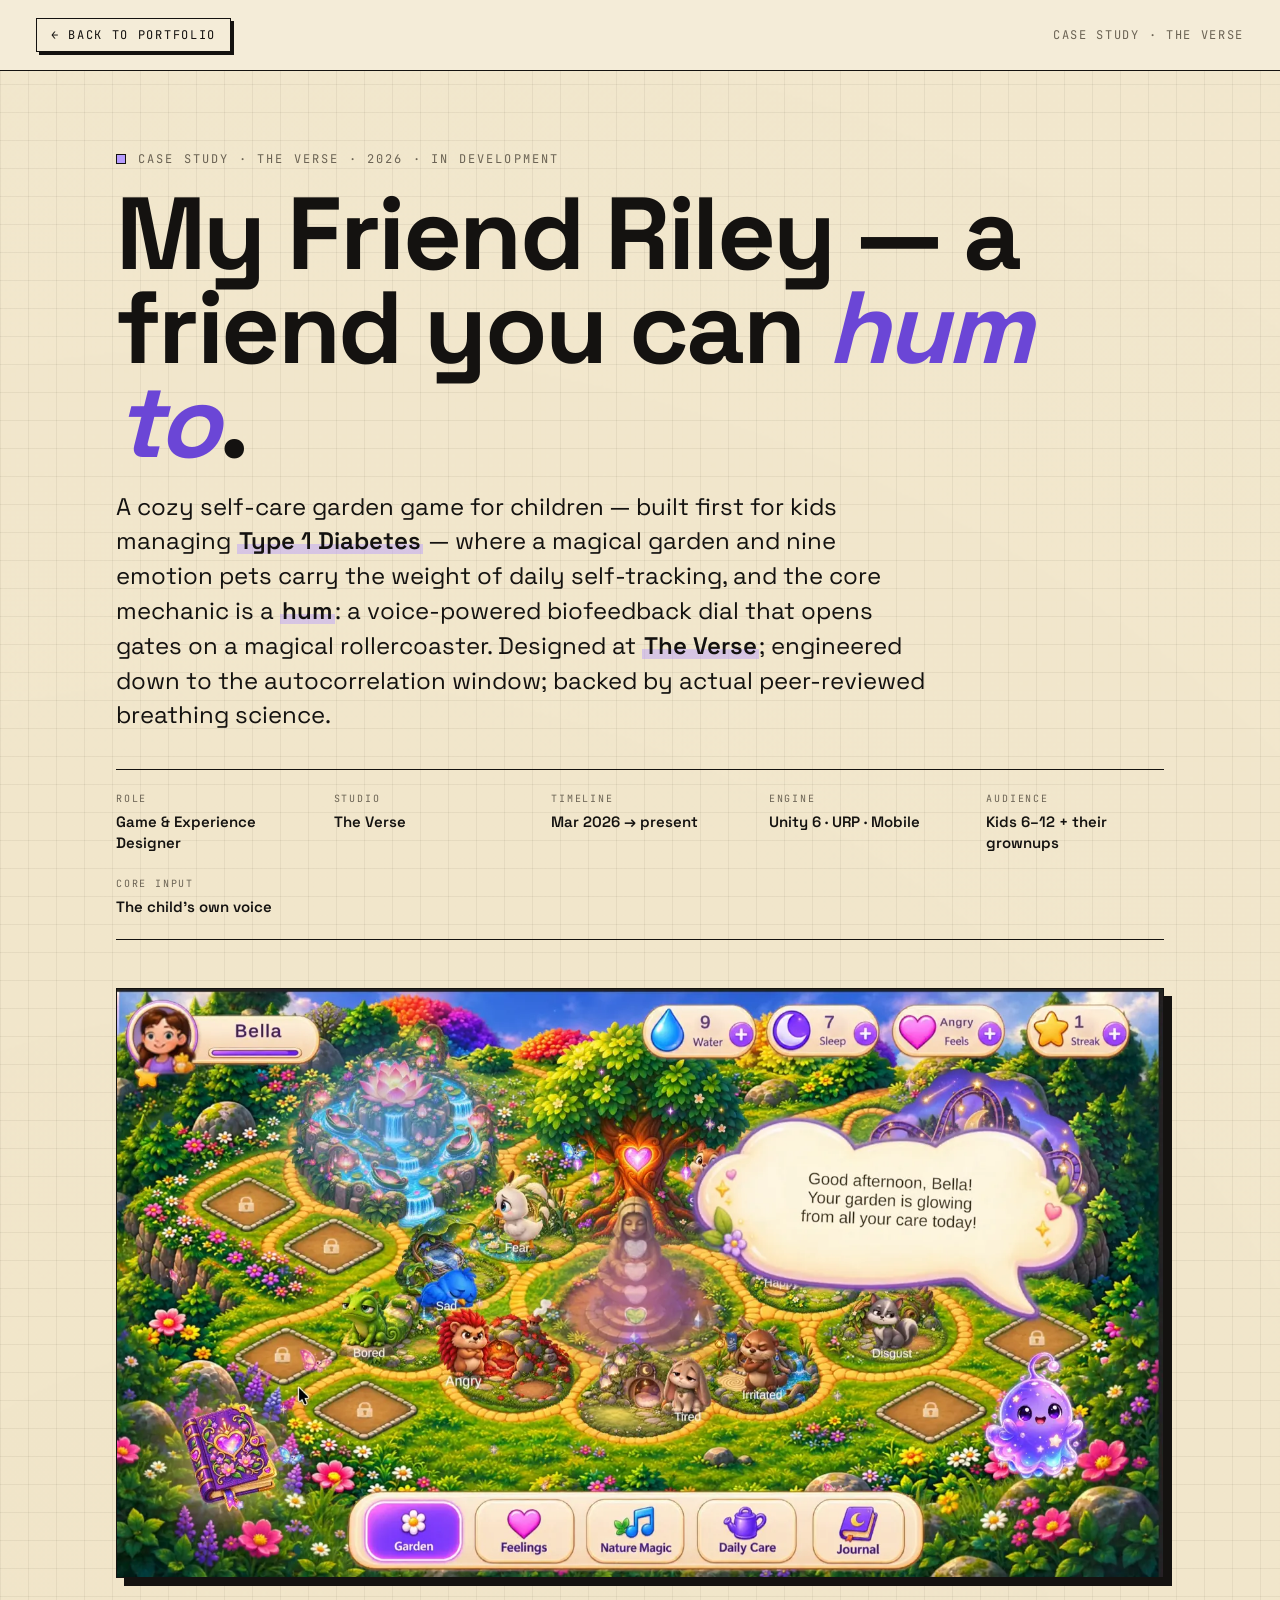
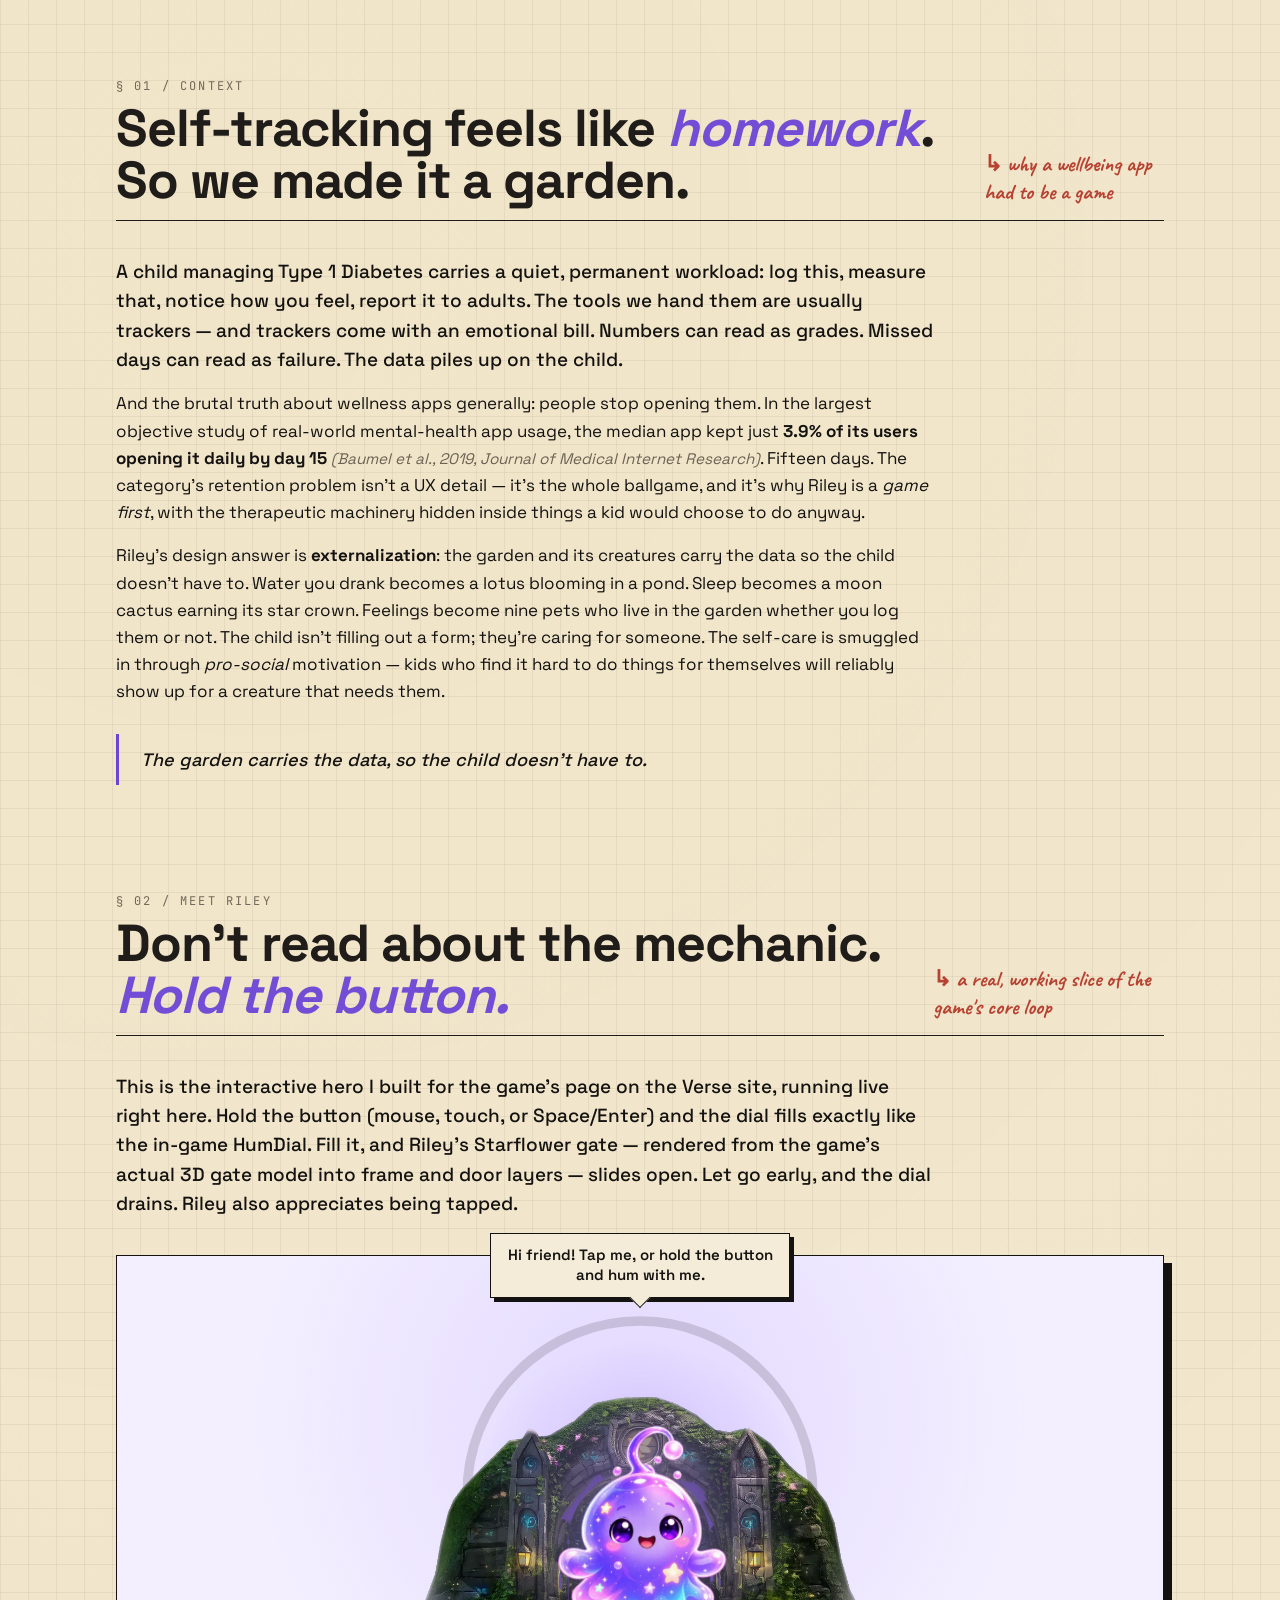
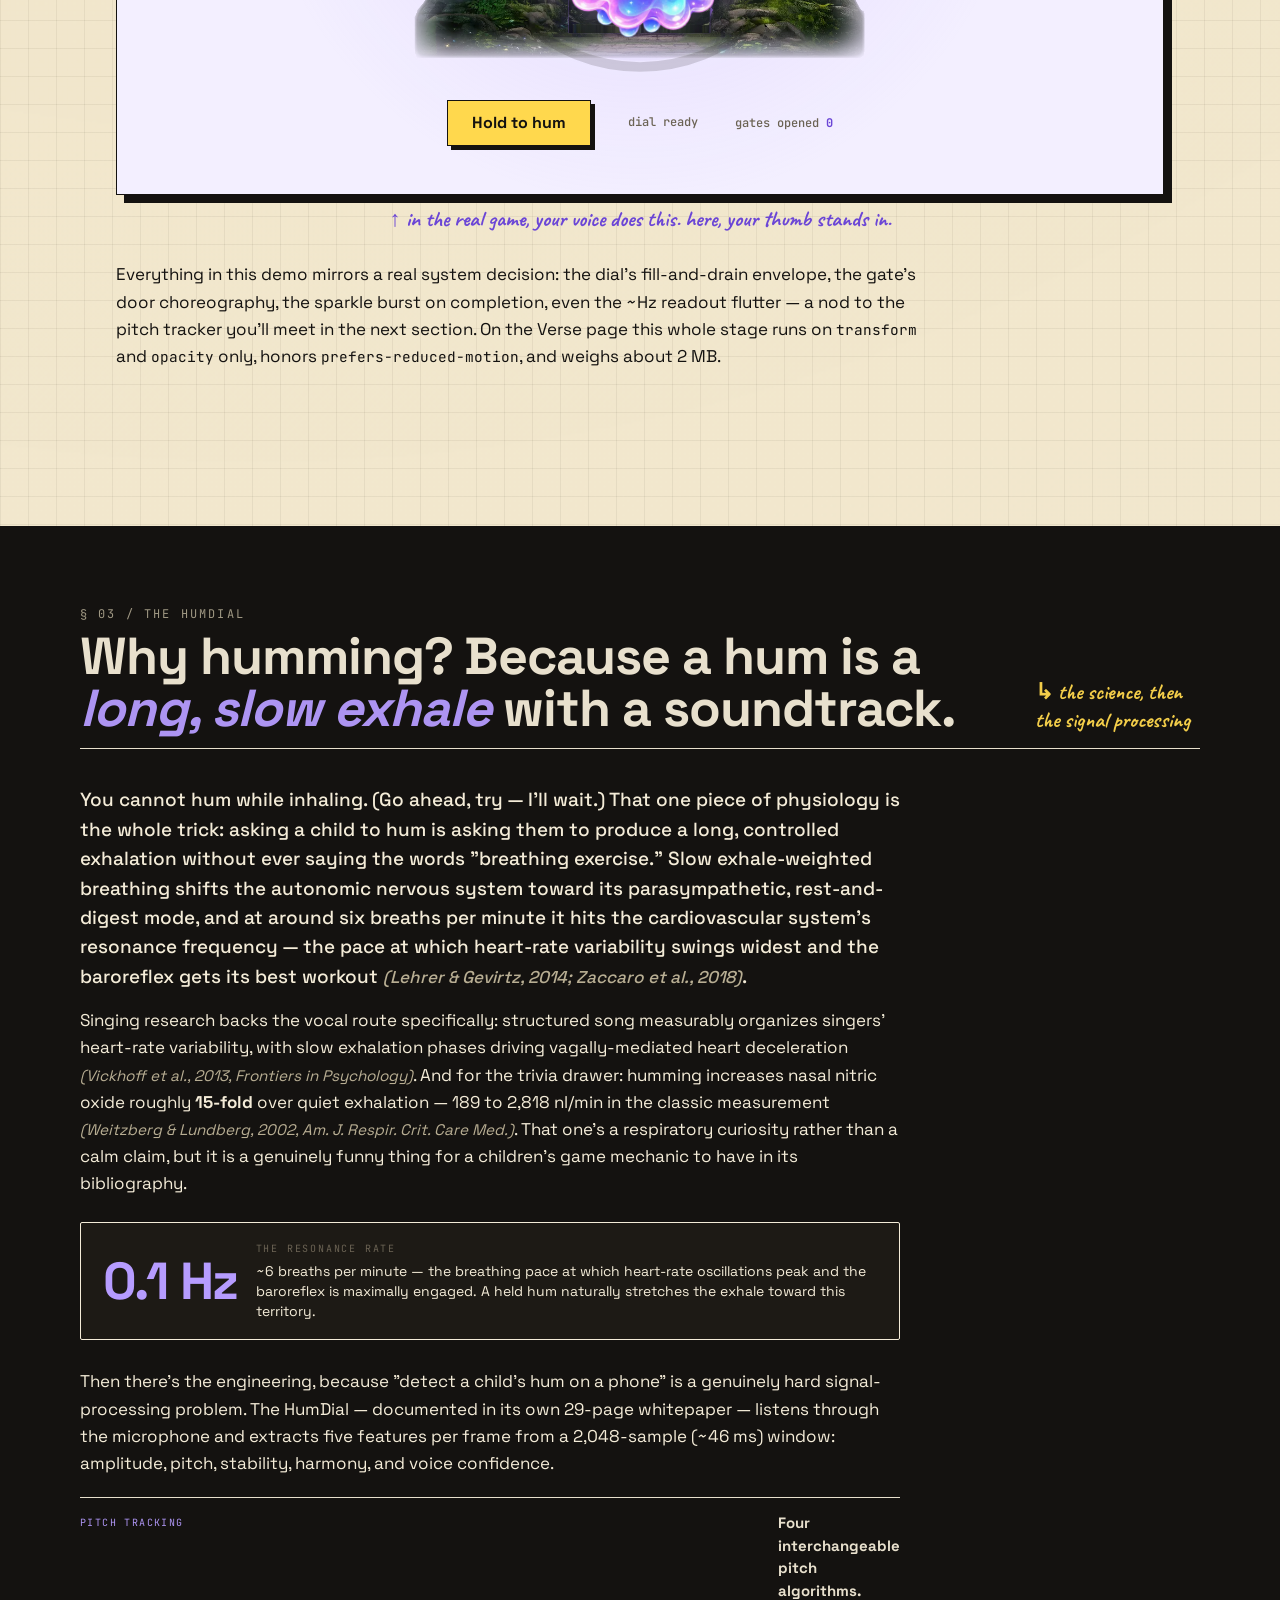
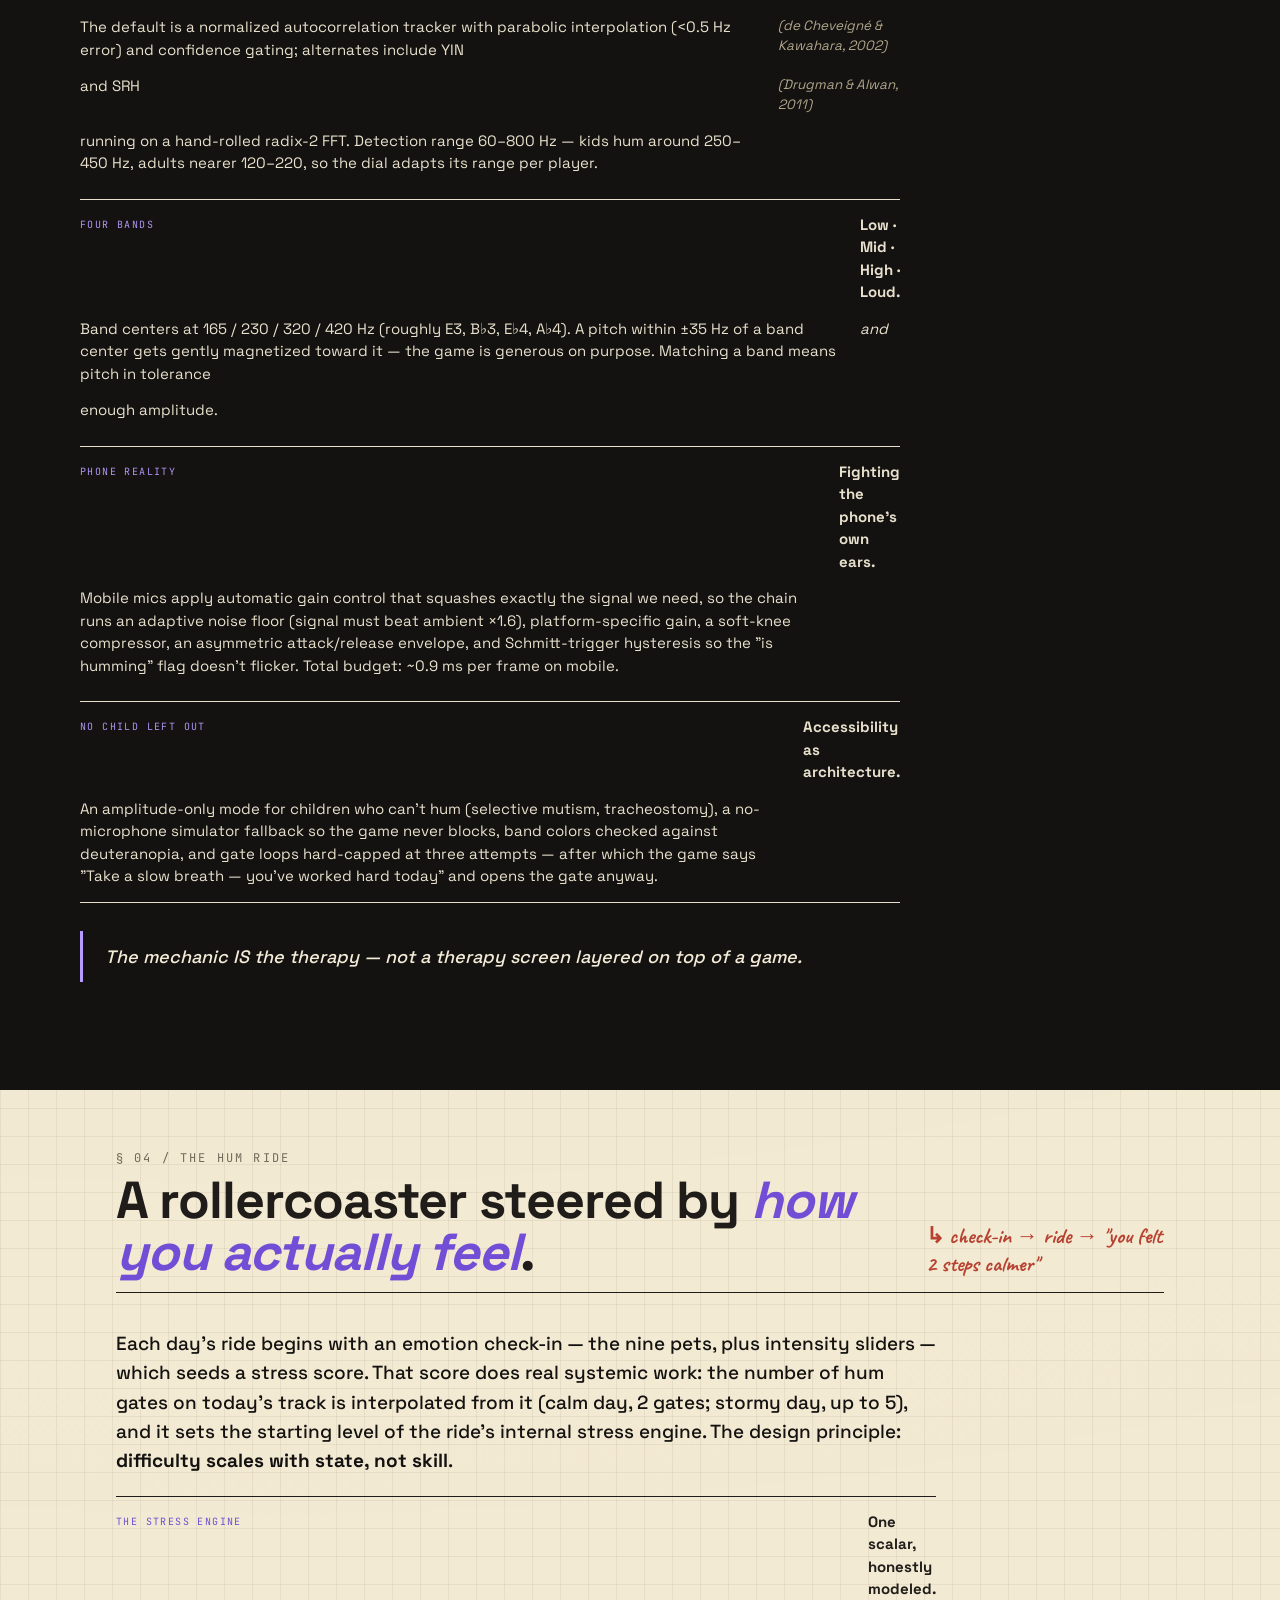
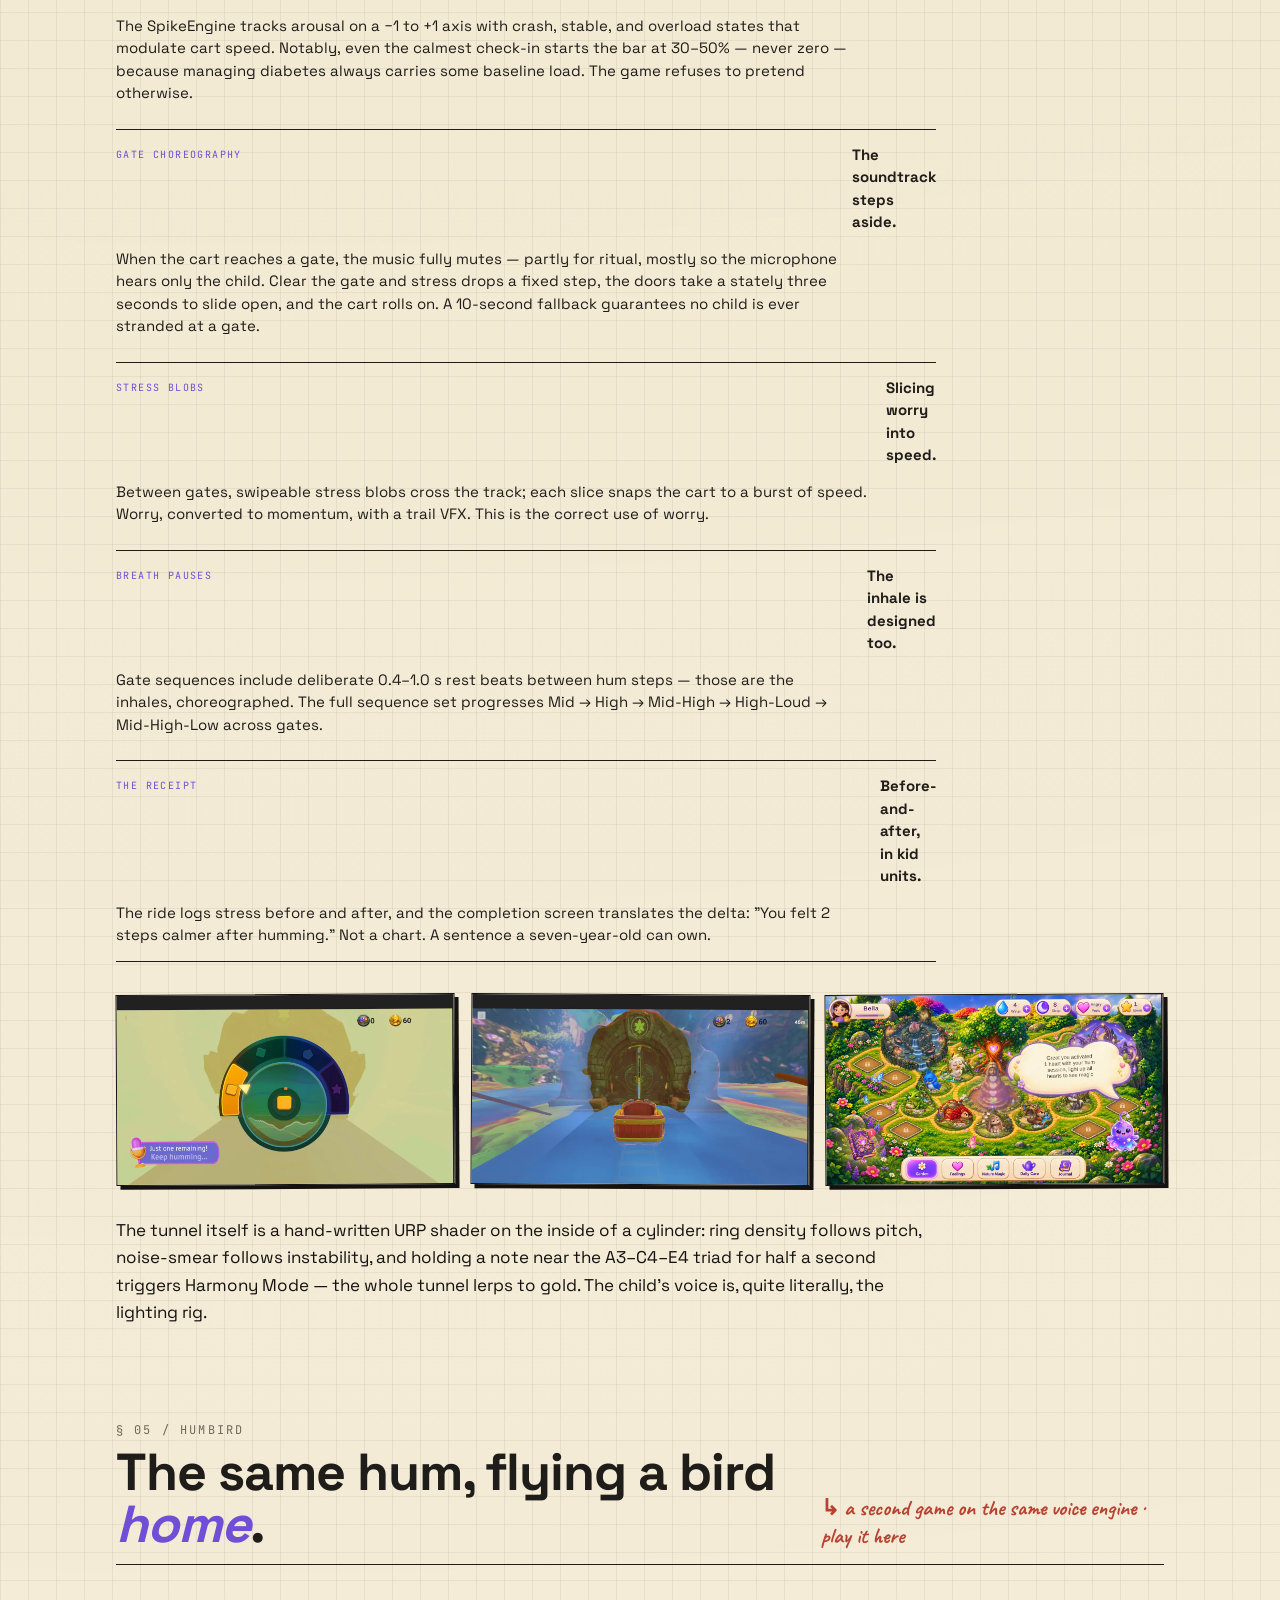
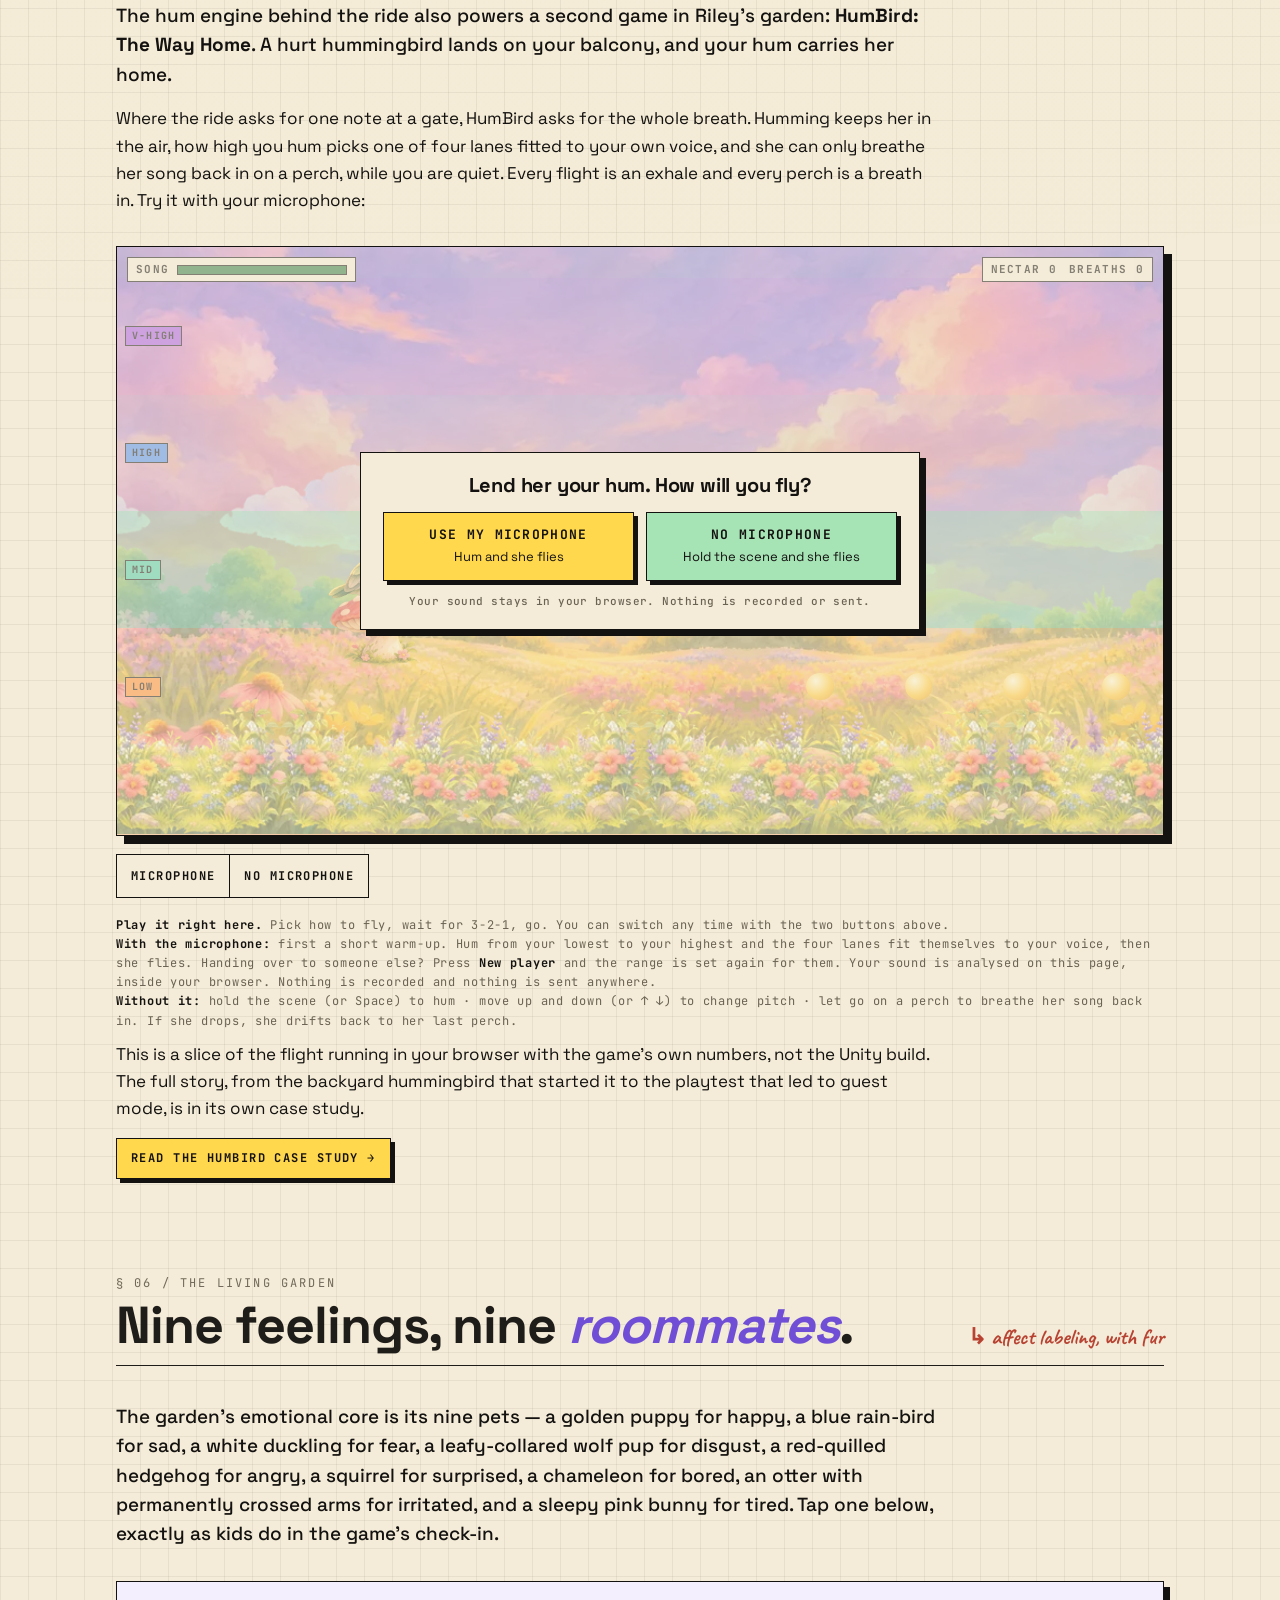
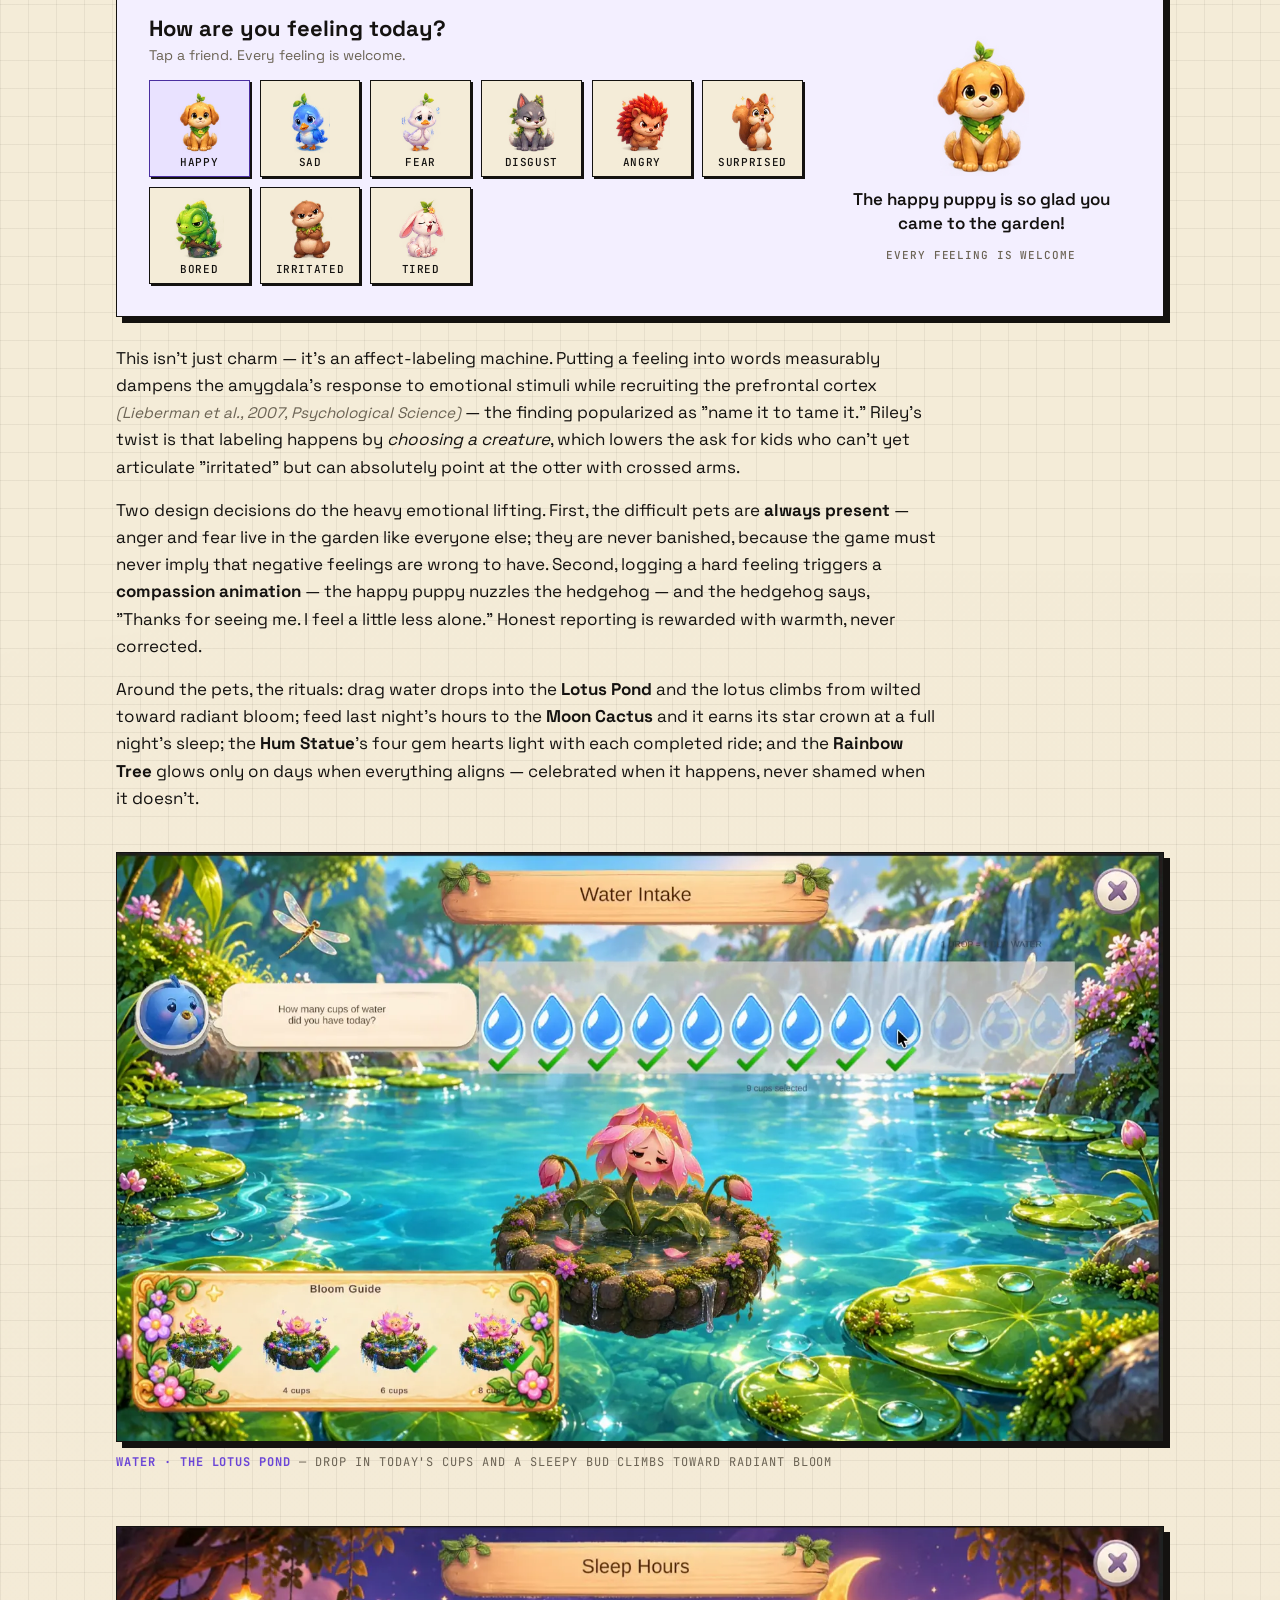
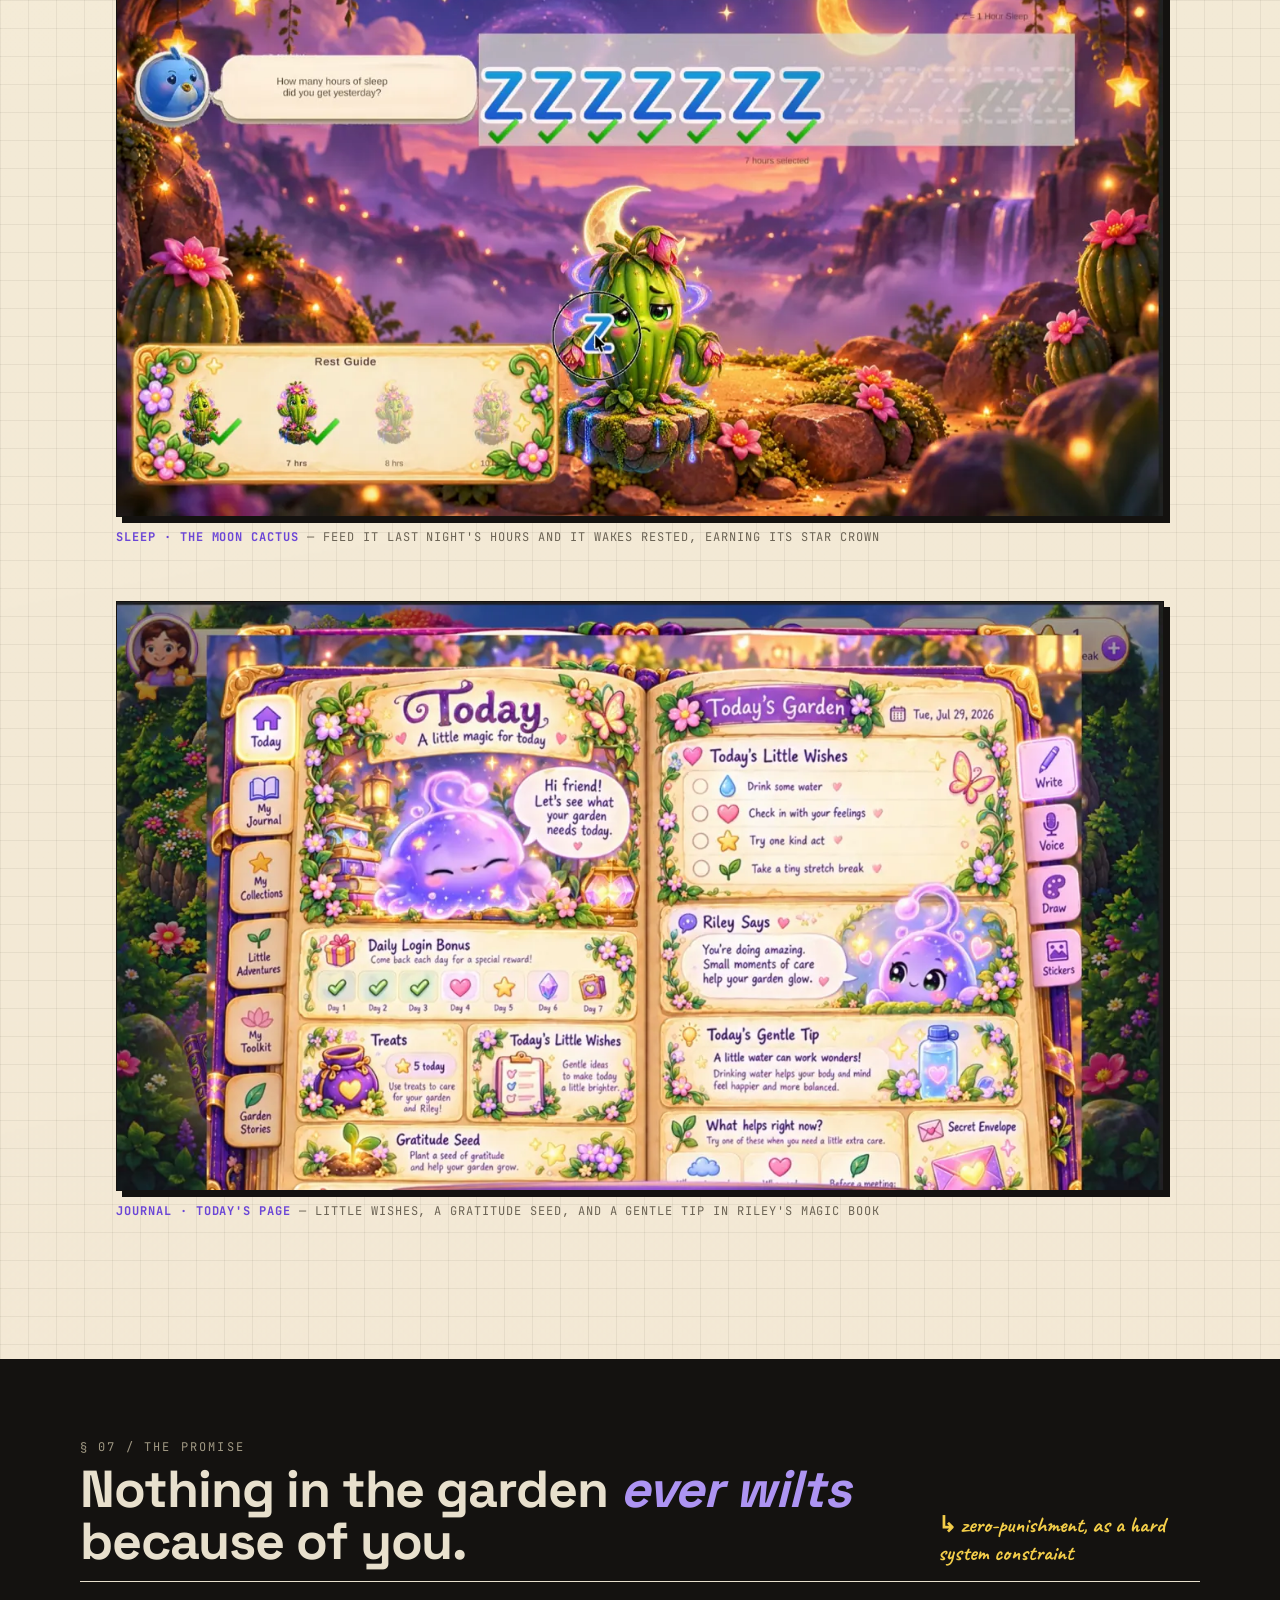
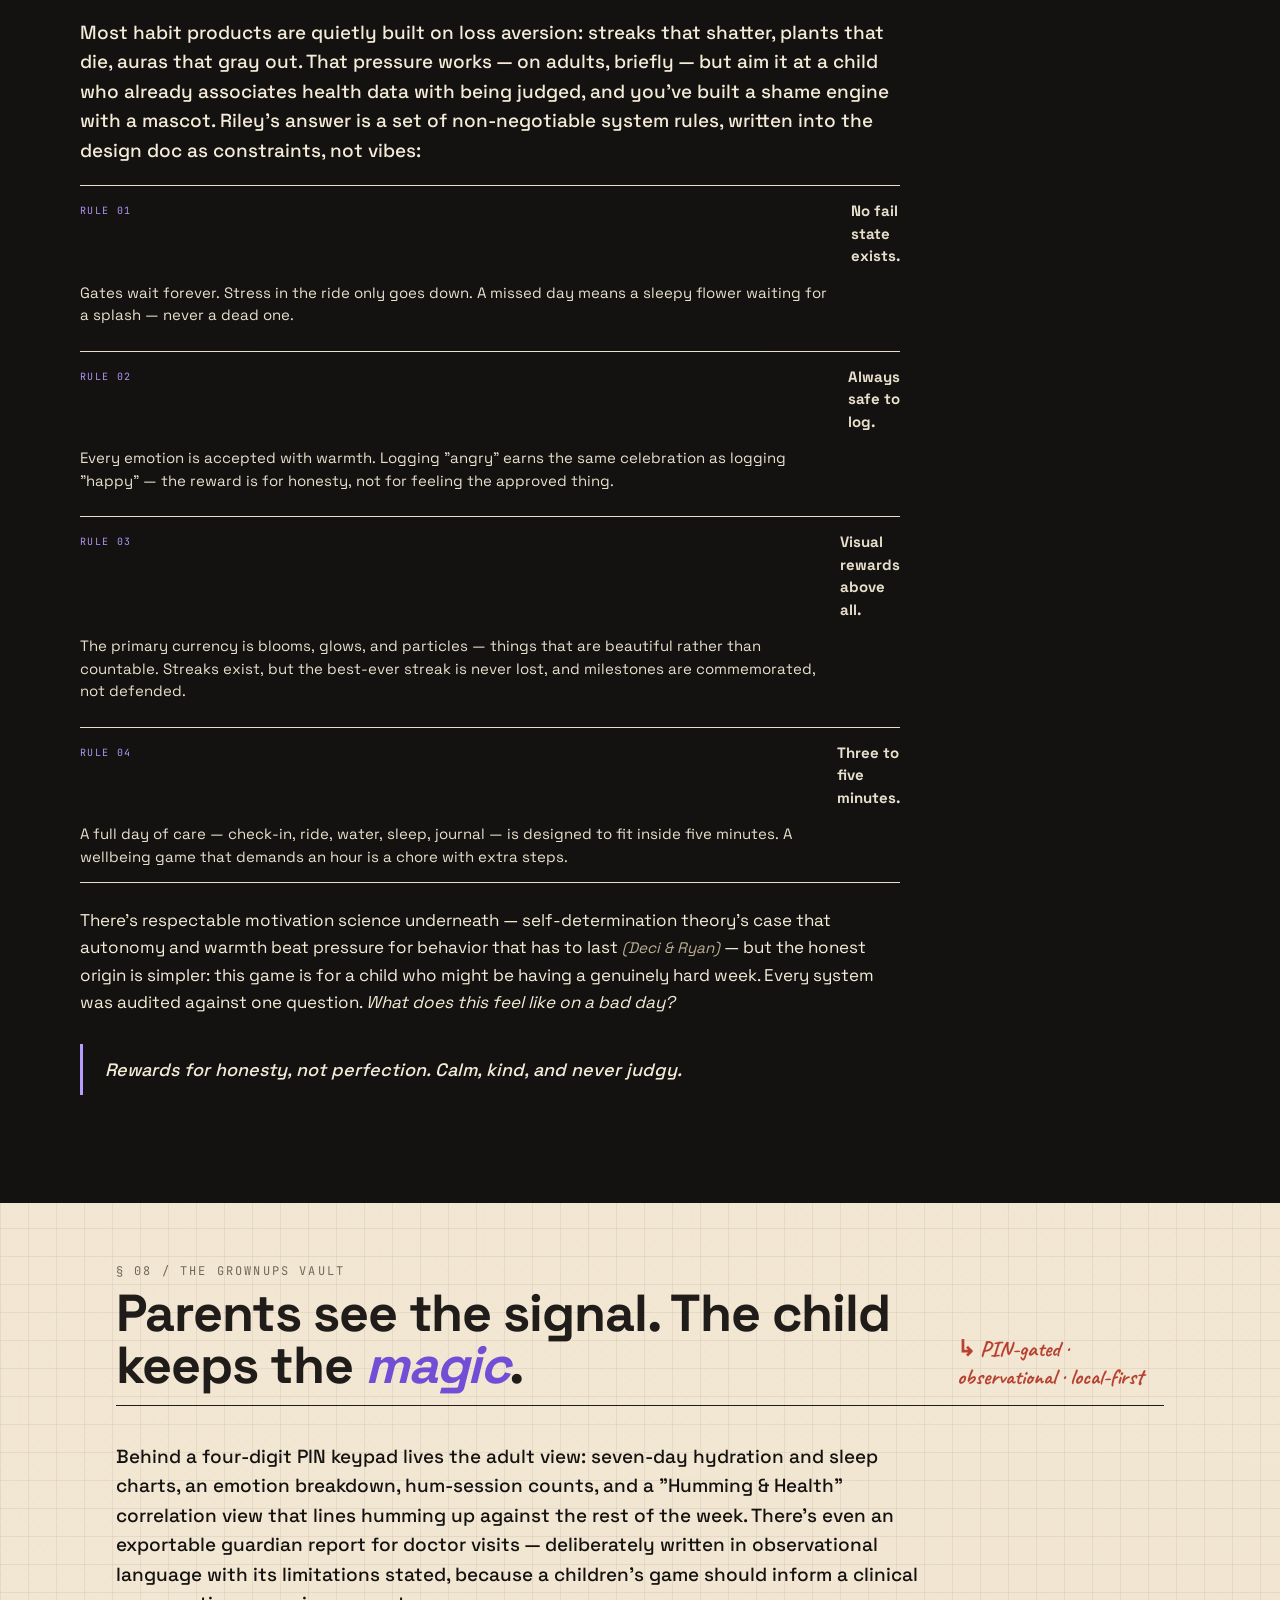
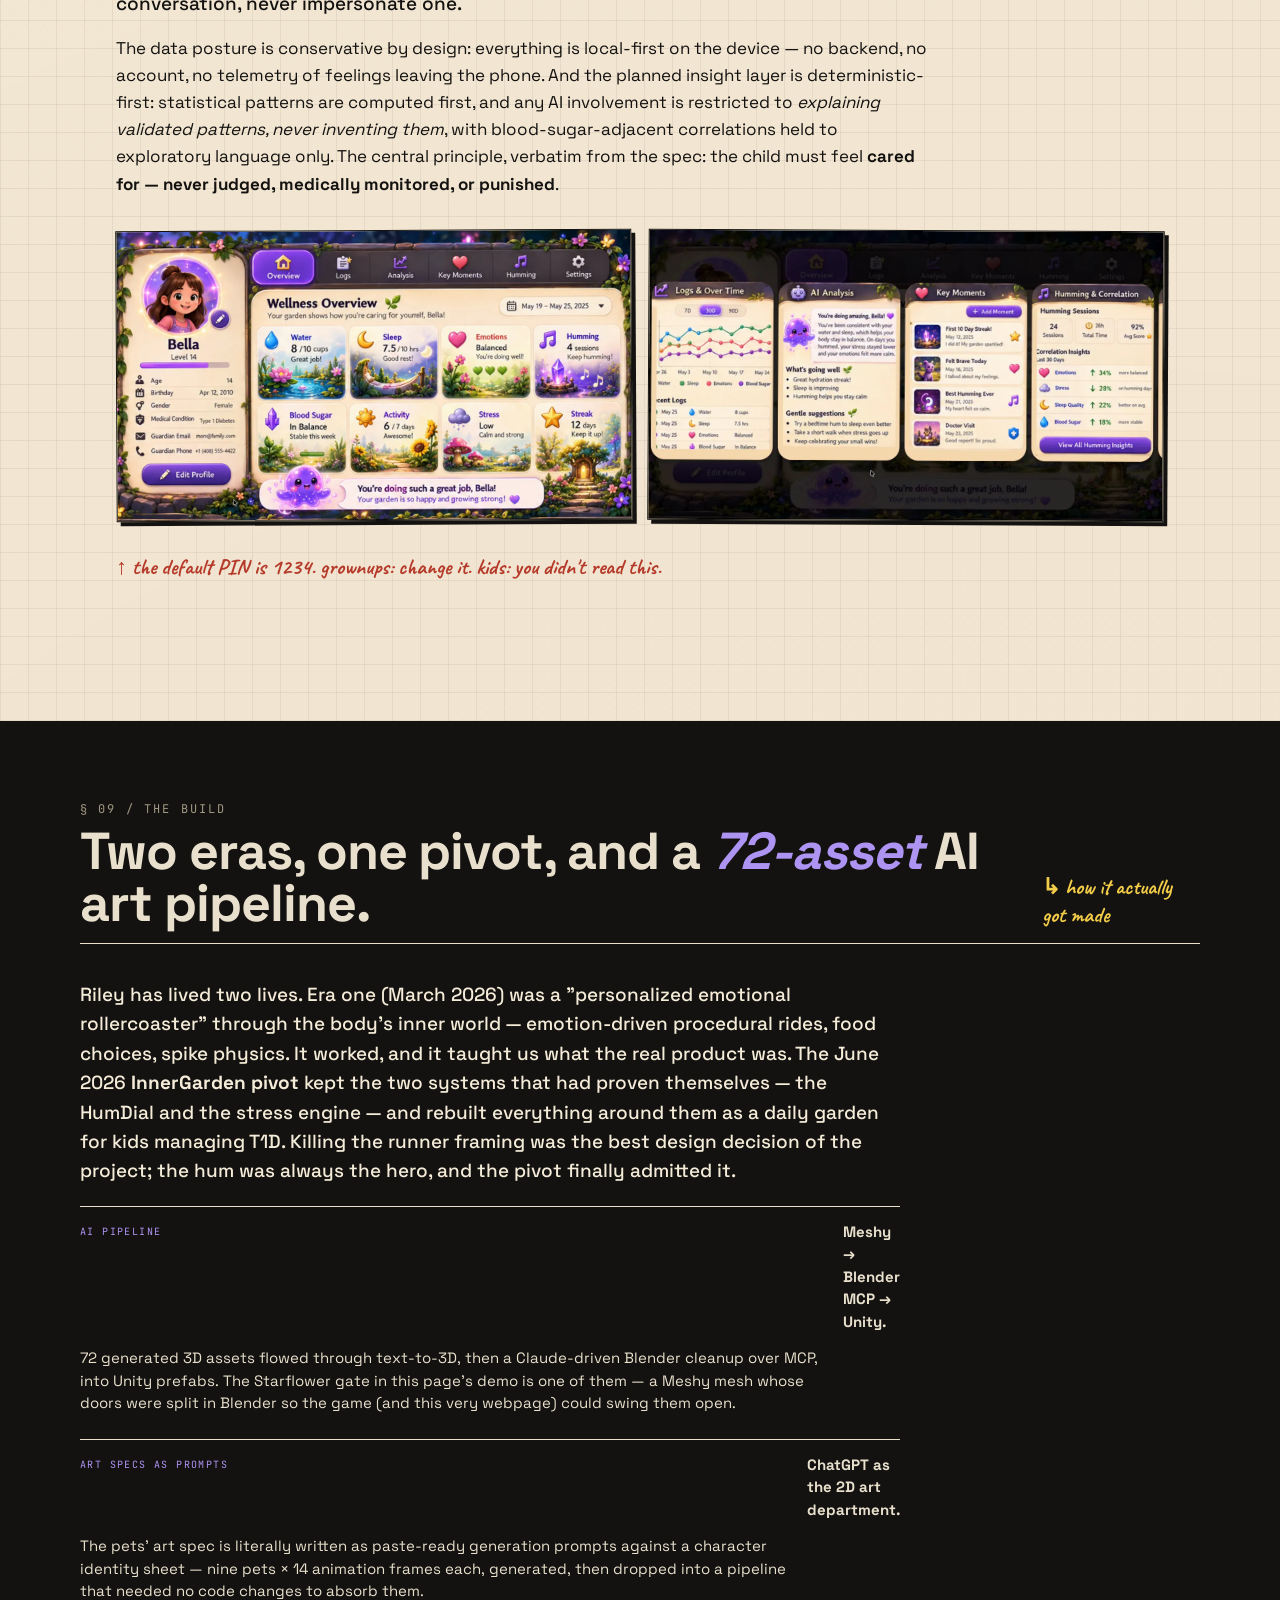
<file: case-studies/my-friend-riley.html>
<!doctype html>
<html lang="en">
<head>
<meta charset="utf-8" />
<meta name="viewport" content="width=device-width,initial-scale=1" />
<title>My Friend Riley — A Friend You Can Hum To · Abhilasha Singh</title>
<link rel="preconnect" href="https://fonts.googleapis.com">
<link rel="preconnect" href="https://fonts.gstatic.com" crossorigin>
<link href="https://fonts.googleapis.com/css2?family=Space+Grotesk:wght@400;500;600;700&family=JetBrains+Mono:wght@400;500;700&family=Caveat:wght@500;700&display=swap" rel="stylesheet">
<link rel="stylesheet" href="case-study.css">
<link rel="stylesheet" href="humbird-demo.css">
<style>
/* ── Riley page: purple joins the palette ─────────────────────────────
   One accent family, used sparingly where ochre usually sits.          */
:root{
  --plum:#6b46d6;          /* deep violet — holds its own on paper */
  --plum-deep:#4a2fa0;
  --lilac:#b69cff;         /* for dark sections */
  --lilac-soft:#e9e2ff;
  --lilac-ghost:#f3efff;
}
.hero h1 em{color:var(--plum)}
.sec-title em{color:var(--plum)}
section.block.dark .sec-title em{color:var(--lilac)}
.eyebrow .tick{background:var(--lilac)}
.pull-quote{border-left-color:var(--plum)}
section.block.dark .pull-quote{border-left-color:var(--lilac)}
.principle-list li::before{color:var(--plum)}
section.block.dark .principle-list li::before{color:var(--lilac)}
.callout .num{color:var(--plum)}
section.block.dark .callout .num{color:var(--lilac)}
.outcome-row .stat .n{color:var(--plum)}
section.block.dark .outcome-row .stat .n{color:var(--lilac)}
.hero .sub b{background:linear-gradient(transparent 62%,rgba(182,156,255,.45) 62%,rgba(182,156,255,.45) 92%,transparent 92%)}

/* ── interactive Riley demo (ported from the Verse page, re-skinned) ── */
.mfr-demo{
  border:1.5px solid var(--ink);box-shadow:8px 8px 0 var(--ink);
  background:
    radial-gradient(circle at 50% 30%, rgba(182,156,255,.28), transparent 60%),
    var(--lilac-ghost);
  padding:clamp(24px,4vw,48px);margin:36px 0 10px;
  display:grid;justify-items:center;gap:16px;
}
.mfr-demo .riley-wrap{position:relative;width:min(100%,380px);aspect-ratio:1}
.mfr-demo .gate{position:absolute;left:50%;bottom:2%;width:128%;translate:-50% 0;aspect-ratio:900/550;pointer-events:none}
.mfr-demo .gate img{position:absolute;inset:0;width:100%;height:100%;object-fit:contain}
.mfr-demo .gate .gate-light{opacity:0;transition:opacity .6s ease .15s}
.mfr-demo .gate .door{transition:transform 1.1s cubic-bezier(.5,0,.2,1);will-change:transform}
.mfr-demo .gate .doors{position:absolute;inset:0;
  -webkit-mask:url(../assets/case-studies/my-friend-riley/gate-arch-mask.webp) center / 100% 100% no-repeat;
  mask:url(../assets/case-studies/my-friend-riley/gate-arch-mask.webp) center / 100% 100% no-repeat}
.mfr-demo .gate.open .door-l{transform:translateX(-18%)}
.mfr-demo .gate.open .door-r{transform:translateX(18%)}
.mfr-demo .gate.open .gate-light{opacity:1}
.mfr-demo .riley-glow{position:absolute;inset:6%;border-radius:50%;
  background:radial-gradient(circle at 50% 55%, rgba(182,156,255,.55), transparent 68%)}
.mfr-demo .ring{position:absolute;inset:0;width:100%;height:100%;transform:rotate(-90deg);pointer-events:none}
.mfr-demo .ring circle{fill:none;stroke-width:10;stroke-linecap:round}
.mfr-demo .ring .track{stroke:rgba(20,18,16,.15)}
.mfr-demo .ring .fill{stroke:var(--plum);stroke-dasharray:var(--len,1100);stroke-dashoffset:var(--len,1100)}
.mfr-demo .riley-btn{position:absolute;inset:22% 18% 0 18%;border:0;padding:0;background:none;cursor:pointer;border-radius:50%;touch-action:manipulation}
.mfr-demo .riley-float{width:100%;height:100%;animation:mfr-float 4.6s ease-in-out infinite;will-change:transform}
.mfr-demo .riley{width:100%;height:100%;object-fit:contain;
  transform:rotate(var(--tilt,0deg)) translate(var(--tx,0px),var(--ty,0px));
  transition:transform .45s cubic-bezier(.2,.8,.2,1);user-select:none;-webkit-user-drag:none}
.mfr-demo .riley-btn.pop .riley{animation:mfr-pop .5s cubic-bezier(.3,1.6,.5,1)}
@keyframes mfr-float{0%,100%{transform:translateY(0)}50%{transform:translateY(-14px)}}
@keyframes mfr-pop{0%{scale:1}40%{scale:1.12}100%{scale:1}}
.mfr-demo .bubble{position:absolute;left:50%;top:-6px;translate:-50% -100%;z-index:2;
  background:var(--paper);color:var(--ink);border:1.5px solid var(--ink);box-shadow:4px 4px 0 var(--ink);
  font:600 15px/1.35 "Space Grotesk";padding:.75em 1.1em;width:max-content;max-width:min(300px,84vw);
  text-align:center;transition:opacity .25s ease,transform .25s ease}
.mfr-demo .bubble::after{content:"";position:absolute;left:50%;bottom:-8px;width:14px;height:14px;
  background:var(--paper);border-right:1.5px solid var(--ink);border-bottom:1.5px solid var(--ink);
  transform:translateX(-50%) rotate(45deg)}
.mfr-demo .bubble.swap{opacity:0;transform:translateY(6px)}
.mfr-demo .hum-console{display:flex;flex-wrap:wrap;align-items:center;justify-content:center;gap:10px 16px}
.mfr-demo .hum-btn{font:700 16px/1 "Space Grotesk";padding:.9em 1.5em;cursor:pointer;
  border:1.5px solid var(--ink);background:var(--highlight);color:var(--ink);
  box-shadow:4px 4px 0 var(--ink);user-select:none;touch-action:none;-webkit-user-select:none;
  transition:transform .12s ease,box-shadow .12s ease}
.mfr-demo .hum-btn[aria-pressed="true"]{transform:translate(3px,3px);box-shadow:1px 1px 0 var(--ink);background:var(--lilac-soft)}
.mfr-demo .readout{font:500 12px/1.3 "JetBrains Mono",monospace;color:var(--muted);min-width:16ch;text-align:center;font-variant-numeric:tabular-nums}
.mfr-demo .gates-count{font:500 12px/1 "JetBrains Mono",monospace;color:var(--muted)}
.mfr-demo .gates-count b{color:var(--plum);font-weight:700}
.mfr-demo .spark{position:absolute;left:50%;top:50%;width:14px;height:14px;margin:-7px 0 0 -7px;pointer-events:none;
  background:var(--c,var(--ochre));clip-path:polygon(50% 0,62% 38%,100% 50%,62% 62%,50% 100%,38% 62%,0 50%,38% 38%);
  animation:mfr-spark .9s cubic-bezier(.15,.7,.3,1) forwards;z-index:3}
@keyframes mfr-spark{0%{transform:translate(0,0) scale(.4) rotate(0);opacity:1}
  100%{transform:translate(var(--dx),var(--dy)) scale(1.1) rotate(220deg);opacity:0}}

/* feelings picker */
.mfr-feel{display:grid;grid-template-columns:minmax(0,1fr) minmax(0,300px);gap:28px;align-items:center;
  border:1.5px solid var(--ink);box-shadow:6px 6px 0 var(--ink);background:var(--lilac-ghost);
  padding:clamp(18px,3vw,32px);margin:32px 0 8px}
.mfr-feel .pets{display:grid;grid-template-columns:repeat(auto-fill,minmax(86px,1fr));gap:10px}
.mfr-feel .pet{display:grid;justify-items:center;gap:4px;padding:10px 6px 8px;cursor:pointer;
  border:1.5px solid var(--ink);background:var(--paper);color:var(--ink);
  font:500 11px/1 "JetBrains Mono",monospace;letter-spacing:.06em;text-transform:uppercase;
  transition:transform .18s ease,background-color .18s ease;box-shadow:2px 2px 0 var(--ink)}
.mfr-feel .pet img{width:62px;height:62px;object-fit:contain}
.mfr-feel .pet:hover{transform:translate(-2px,-2px)}
.mfr-feel .pet[aria-pressed="true"]{background:var(--lilac-soft);border-color:var(--plum-deep)}
.mfr-feel .pet[aria-pressed="true"] img{animation:mfr-pop .5s cubic-bezier(.3,1.6,.5,1)}
.mfr-feel .reply{display:grid;justify-items:center;gap:12px;text-align:center}
.mfr-feel .reply img{width:140px;height:140px;object-fit:contain}
.mfr-feel .reply p{font:600 17px/1.4 "Space Grotesk";max-width:30ch;margin:0}
.mfr-feel .reply small{font:500 11px/1.3 "JetBrains Mono",monospace;color:var(--muted);letter-spacing:.08em;text-transform:uppercase}

.demo-cap{font-family:"Caveat",cursive;font-weight:700;color:var(--plum);font-size:22px;text-align:center;display:block;margin-bottom:28px}
.ritual-banner{margin:56px 0 0}
.ritual-banner:first-of-type{margin-top:40px}
.ritual-banner figcaption{font-family:"JetBrains Mono",monospace;font-size:12px;letter-spacing:.08em;color:var(--muted);margin-top:12px;text-transform:uppercase}
.ritual-banner figcaption b{color:var(--plum);font-weight:700}
.trailer-box{border:1.5px solid var(--ink);box-shadow:6px 6px 0 var(--ink);margin:32px 0;overflow:hidden;background:#000;aspect-ratio:16/9}
.trailer-box video{width:100%;height:100%;display:block}
.sci{font-size:13.5px;color:var(--muted);line-height:1.5;border-top:1px dashed currentColor;margin-top:28px;padding-top:14px;max-width:820px}
.sci b{color:inherit}
@media (max-width:800px){
  .mfr-feel{grid-template-columns:minmax(0,1fr)}
}
@media (prefers-reduced-motion: reduce){
  .mfr-demo .riley-float,.mfr-demo .riley-btn.pop .riley,.mfr-feel .pet[aria-pressed="true"] img{animation:none}
  .mfr-demo .riley,.mfr-demo .gate .door,.mfr-demo .gate .gate-light{transition:none}
}
</style>
</head>
<body>

<!-- Top bar -->
<div class="topbar">
  <a class="back" href="../index.html">← back to portfolio</a>
  <div class="crumb">Case Study · The Verse</div>
</div>

<!-- Hero -->
<header class="hero">
  <div class="eyebrow"><span class="tick"></span><span>Case Study · The Verse · 2026 · in development</span></div>
  <h1>My Friend Riley — a friend you can <em>hum to</em>.</h1>
  <p class="sub">A cozy self-care garden game for children — built first for kids managing <b>Type 1 Diabetes</b> — where a magical garden and nine emotion pets carry the weight of daily self-tracking, and the core mechanic is a <b>hum</b>: a voice-powered biofeedback dial that opens gates on a magical rollercoaster. Designed at <b>The Verse</b>; engineered down to the autocorrelation window; backed by actual peer-reviewed breathing science.</p>

  <dl class="meta-grid">
    <div><dt>Role</dt><dd>Game &amp; Experience Designer</dd></div>
    <div><dt>Studio</dt><dd>The Verse</dd></div>
    <div><dt>Timeline</dt><dd>Mar 2026 → present</dd></div>
    <div><dt>Engine</dt><dd>Unity 6 · URP · Mobile</dd></div>
    <div><dt>Audience</dt><dd>Kids 6–12 + their grownups</dd></div>
    <div><dt>Core input</dt><dd>The child's own voice</dd></div>
  </dl>

  <div class="hero-img">
    <img src="../assets/case-studies/my-friend-riley/garden-banner-1600.webp" alt="Riley's garden at home: emotion pets around the heart tree, with Riley greeting the player — 'Your garden is glowing from all your care today!'">
  </div>
</header>

<!-- CONTEXT -->
<section class="block">
  <div class="sec-head">
    <div>
      <div class="sec-num">§ 01 / Context</div>
      <h2 class="sec-title">Self-tracking feels like <em>homework</em>. So we made it a garden.</h2>
    </div>
    <div class="sec-kick">↳ why a wellbeing app had to be a game</div>
  </div>
  <div class="prose">
    <p class="lead">A child managing Type 1 Diabetes carries a quiet, permanent workload: log this, measure that, notice how you feel, report it to adults. The tools we hand them are usually trackers — and trackers come with an emotional bill. Numbers can read as grades. Missed days can read as failure. The data piles up on the child.</p>

    <p>And the brutal truth about wellness apps generally: people stop opening them. In the largest objective study of real-world mental-health app usage, the median app kept just <b>3.9% of its users opening it daily by day 15</b> <cite>(Baumel et al., 2019, Journal of Medical Internet Research)</cite>. Fifteen days. The category's retention problem isn't a UX detail — it's the whole ballgame, and it's why Riley is a <em>game first</em>, with the therapeutic machinery hidden inside things a kid would choose to do anyway.</p>

    <p>Riley's design answer is <b>externalization</b>: the garden and its creatures carry the data so the child doesn't have to. Water you drank becomes a lotus blooming in a pond. Sleep becomes a moon cactus earning its star crown. Feelings become nine pets who live in the garden whether you log them or not. The child isn't filling out a form; they're caring for someone. The self-care is smuggled in through <em>pro-social</em> motivation — kids who find it hard to do things for themselves will reliably show up for a creature that needs them.</p>

    <div class="pull-quote">The garden carries the data, so the child doesn't have to.</div>
  </div>
</section>

<!-- INTERACTIVE DEMO -->
<section class="block">
  <div class="sec-head">
    <div>
      <div class="sec-num">§ 02 / Meet Riley</div>
      <h2 class="sec-title">Don't read about the mechanic. <em>Hold the button.</em></h2>
    </div>
    <div class="sec-kick">↳ a real, working slice of the game's core loop</div>
  </div>
  <div class="prose">
    <p class="lead">This is the interactive hero I built for the game's page on the Verse site, running live right here. Hold the button (mouse, touch, or Space/Enter) and the dial fills exactly like the in-game HumDial. Fill it, and Riley's Starflower gate — rendered from the game's actual 3D gate model into frame and door layers — slides open. Let go early, and the dial drains. Riley also appreciates being tapped.</p>
  </div>

  <div class="mfr-demo" aria-label="Interactive Riley demo">
    <div class="riley-wrap" id="mfr-riley-wrap">
      <div class="gate" id="mfr-gate" aria-hidden="true">
        <img class="gate-beyond" src="../assets/case-studies/my-friend-riley/gate-beyond.webp" alt="" width="900" height="550">
        <img class="gate-light" src="../assets/case-studies/my-friend-riley/gate-light.webp" alt="" width="900" height="550">
        <div class="doors">
          <img class="door door-l" src="../assets/case-studies/my-friend-riley/gate-door-l.webp" alt="" width="900" height="550">
          <img class="door door-r" src="../assets/case-studies/my-friend-riley/gate-door-r.webp" alt="" width="900" height="550">
        </div>
        <img class="frame" src="../assets/case-studies/my-friend-riley/gate-frame.webp" alt="" width="900" height="550">
      </div>
      <div class="riley-glow"></div>
      <svg class="ring" viewBox="0 0 400 400" aria-hidden="true">
        <circle class="track" cx="200" cy="200" r="182"></circle>
        <circle class="fill" id="mfr-ring" cx="200" cy="200" r="182"></circle>
      </svg>
      <button class="riley-btn" id="mfr-riley" type="button" aria-label="Say hi to Riley">
        <div class="riley-float">
          <img class="riley" id="mfr-riley-img" src="../assets/case-studies/my-friend-riley/mascot-idle-01.webp" alt="Riley, a glowing purple jelly friend" width="560" height="560">
        </div>
      </button>
      <div class="bubble" id="mfr-bubble" role="status" aria-live="polite">Hi friend! Tap me, or hold the button and hum with me.</div>
    </div>
    <div class="hum-console">
      <button class="hum-btn" id="mfr-hum" type="button" aria-pressed="false">Hold to hum</button>
      <span class="readout" id="mfr-readout">dial ready</span>
      <span class="gates-count" id="mfr-gates">gates opened <b>0</b></span>
    </div>
  </div>
  <span class="demo-cap">↑ in the real game, your voice does this. here, your thumb stands in.</span>

  <div class="prose">
    <p>Everything in this demo mirrors a real system decision: the dial's fill-and-drain envelope, the gate's door choreography, the sparkle burst on completion, even the ~Hz readout flutter — a nod to the pitch tracker you'll meet in the next section. On the Verse page this whole stage runs on <code style="font-family:'JetBrains Mono',monospace;font-size:.85em">transform</code> and <code style="font-family:'JetBrains Mono',monospace;font-size:.85em">opacity</code> only, honors <code style="font-family:'JetBrains Mono',monospace;font-size:.85em">prefers-reduced-motion</code>, and weighs about 2&nbsp;MB.</p>
  </div>
</section>

<!-- HUMDIAL SCIENCE + TECH -->
<section class="block dark">
  <div class="inner">
    <div class="sec-head" style="border-bottom-color:var(--paper)">
      <div>
        <div class="sec-num">§ 03 / The HumDial</div>
        <h2 class="sec-title">Why humming? Because a hum is a <em>long, slow exhale</em> with a soundtrack.</h2>
      </div>
      <div class="sec-kick">↳ the science, then the signal processing</div>
    </div>
    <div class="prose">
      <p class="lead">You cannot hum while inhaling. (Go ahead, try — I'll wait.) That one piece of physiology is the whole trick: asking a child to hum is asking them to produce a long, controlled exhalation without ever saying the words "breathing exercise." Slow exhale-weighted breathing shifts the autonomic nervous system toward its parasympathetic, rest-and-digest mode, and at around six breaths per minute it hits the cardiovascular system's resonance frequency — the pace at which heart-rate variability swings widest and the baroreflex gets its best workout <cite>(Lehrer &amp; Gevirtz, 2014; Zaccaro et al., 2018)</cite>.</p>

      <p>Singing research backs the vocal route specifically: structured song measurably organizes singers' heart-rate variability, with slow exhalation phases driving vagally-mediated heart deceleration <cite>(Vickhoff et al., 2013, Frontiers in Psychology)</cite>. And for the trivia drawer: humming increases nasal nitric oxide roughly <b>15-fold</b> over quiet exhalation — 189 to 2,818 nl/min in the classic measurement <cite>(Weitzberg &amp; Lundberg, 2002, Am. J. Respir. Crit. Care Med.)</cite>. That one's a respiratory curiosity rather than a calm claim, but it is a genuinely funny thing for a children's game mechanic to have in its bibliography.</p>

      <div class="callout">
        <div class="num">0.1 Hz</div>
        <div>
          <div class="label">The resonance rate</div>
          <div class="txt">~6 breaths per minute — the breathing pace at which heart-rate oscillations peak and the baroreflex is maximally engaged. A held hum naturally stretches the exhale toward this territory.</div>
        </div>
      </div>

      <p style="margin-top:28px">Then there's the engineering, because "detect a child's hum on a phone" is a genuinely hard signal-processing problem. The HumDial — documented in its own 29-page whitepaper — listens through the microphone and extracts five features per frame from a 2,048-sample (~46&nbsp;ms) window: amplitude, pitch, stability, harmony, and voice confidence.</p>

      <ul class="principle-list">
        <li data-tag="Pitch tracking"><b>Four interchangeable pitch algorithms.</b> The default is a normalized autocorrelation tracker with parabolic interpolation (&lt;0.5&nbsp;Hz error) and confidence gating; alternates include YIN <cite>(de Cheveigné &amp; Kawahara, 2002)</cite> and SRH <cite>(Drugman &amp; Alwan, 2011)</cite> running on a hand-rolled radix-2 FFT. Detection range 60–800&nbsp;Hz — kids hum around 250–450&nbsp;Hz, adults nearer 120–220, so the dial adapts its range per player.</li>
        <li data-tag="Four bands"><b>Low · Mid · High · Loud.</b> Band centers at 165 / 230 / 320 / 420&nbsp;Hz (roughly E3, B♭3, E♭4, A♭4). A pitch within ±35&nbsp;Hz of a band center gets gently magnetized toward it — the game is generous on purpose. Matching a band means pitch in tolerance <em>and</em> enough amplitude.</li>
        <li data-tag="Phone reality"><b>Fighting the phone's own ears.</b> Mobile mics apply automatic gain control that squashes exactly the signal we need, so the chain runs an adaptive noise floor (signal must beat ambient ×1.6), platform-specific gain, a soft-knee compressor, an asymmetric attack/release envelope, and Schmitt-trigger hysteresis so the "is humming" flag doesn't flicker. Total budget: ~0.9&nbsp;ms per frame on mobile.</li>
        <li data-tag="No child left out"><b>Accessibility as architecture.</b> An amplitude-only mode for children who can't hum (selective mutism, tracheostomy), a no-microphone simulator fallback so the game never blocks, band colors checked against deuteranopia, and gate loops hard-capped at three attempts — after which the game says "Take a slow breath — you've worked hard today" and opens the gate anyway.</li>
      </ul>

      <div class="pull-quote">The mechanic IS the therapy — not a therapy screen layered on top of a game.</div>
    </div>
  </div>
</section>

<!-- THE HUM RIDE -->
<section class="block">
  <div class="sec-head">
    <div>
      <div class="sec-num">§ 04 / The Hum Ride</div>
      <h2 class="sec-title">A rollercoaster steered by <em>how you actually feel</em>.</h2>
    </div>
    <div class="sec-kick">↳ check-in → ride → "you felt 2 steps calmer"</div>
  </div>
  <div class="prose">
    <p class="lead">Each day's ride begins with an emotion check-in — the nine pets, plus intensity sliders — which seeds a stress score. That score does real systemic work: the number of hum gates on today's track is interpolated from it (calm day, 2 gates; stormy day, up to 5), and it sets the starting level of the ride's internal stress engine. The design principle: <b>difficulty scales with state, not skill</b>.</p>

    <ul class="principle-list">
      <li data-tag="The stress engine"><b>One scalar, honestly modeled.</b> The SpikeEngine tracks arousal on a −1 to +1 axis with crash, stable, and overload states that modulate cart speed. Notably, even the calmest check-in starts the bar at 30–50% — never zero — because managing diabetes always carries some baseline load. The game refuses to pretend otherwise.</li>
      <li data-tag="Gate choreography"><b>The soundtrack steps aside.</b> When the cart reaches a gate, the music fully mutes — partly for ritual, mostly so the microphone hears only the child. Clear the gate and stress drops a fixed step, the doors take a stately three seconds to slide open, and the cart rolls on. A 10-second fallback guarantees no child is ever stranded at a gate.</li>
      <li data-tag="Stress blobs"><b>Slicing worry into speed.</b> Between gates, swipeable stress blobs cross the track; each slice snaps the cart to a burst of speed. Worry, converted to momentum, with a trail VFX. This is the correct use of worry.</li>
      <li data-tag="Breath pauses"><b>The inhale is designed too.</b> Gate sequences include deliberate 0.4–1.0&nbsp;s rest beats between hum steps — those are the inhales, choreographed. The full sequence set progresses Mid → High → Mid-High → High-Loud → Mid-High-Low across gates.</li>
      <li data-tag="The receipt"><b>Before-and-after, in kid units.</b> The ride logs stress before and after, and the completion screen translates the delta: "You felt 2 steps calmer after humming." Not a chart. A sentence a seven-year-old can own.</li>
    </ul>
  </div>

  <div class="gallery">
    <figure>
      <img src="../assets/case-studies/my-friend-riley/humdial.webp" alt="The HumDial in-game: a glowing radial dial with colored band wedges filling while the player hums" loading="lazy">
    </figure>
    <figure>
      <img src="../assets/case-studies/my-friend-riley/ride-countdown.webp" alt="The cart waiting at the start of a magical forest track during the countdown" loading="lazy">
    </figure>
    <figure>
      <img src="../assets/case-studies/my-friend-riley/ride-tunnel.webp" alt="The cart racing into a glowing stone gate tunnel whose visuals react to the hum" loading="lazy">
    </figure>
  </div>

  <div class="prose">
    <p>The tunnel itself is a hand-written URP shader on the inside of a cylinder: ring density follows pitch, noise-smear follows instability, and holding a note near the A3–C4–E4 triad for half a second triggers Harmony Mode — the whole tunnel lerps to gold. The child's voice is, quite literally, the lighting rig.</p>
  </div>
</section>

<!-- HUMBIRD (playable) -->
<section class="block">
  <div class="sec-head">
    <div>
      <div class="sec-num">§ 05 / HumBird</div>
      <h2 class="sec-title">The same hum, flying a bird <em>home</em>.</h2>
    </div>
    <div class="sec-kick">↳ a second game on the same voice engine · play it here</div>
  </div>
  <div class="prose">
    <p class="lead">The hum engine behind the ride also powers a second game in Riley's garden: <b>HumBird: The Way Home</b>. A hurt hummingbird lands on your balcony, and your hum carries her home.</p>
    <p>Where the ride asks for one note at a gate, HumBird asks for the whole breath. Humming keeps her in the air, how high you hum picks one of four lanes fitted to your own voice, and she can only breathe her song back in on a perch, while you are quiet. Every flight is an exhale and every perch is a breath in. Try it with your microphone:</p>
  </div>

  <div class="hb-demo" id="hb-demo" data-assets="../assets/case-studies/humbird/">
    <div class="hb-stage" id="hb-stage" tabindex="0" role="application" aria-label="HumBird flight demo. Choose microphone or no microphone to begin. Without a microphone, hold Space to hum, use the up and down arrow keys to change lane, and release on a perch to breathe in.">
      <div class="hb-layer hb-sky" id="hb-sky" style="background-image:url(../assets/case-studies/humbird/demo-sky.webp)"></div>
      <div class="hb-layer hb-mid" id="hb-mid" style="background-image:url(../assets/case-studies/humbird/demo-mid.webp)"></div>
      <div id="hb-lanes"></div>
      <div class="hb-world" id="hb-world"></div>
      <div class="hb-layer hb-near" id="hb-near" style="background-image:url(../assets/case-studies/humbird/demo-near.webp)"></div>
      <div class="hb-bird" id="hb-bird"><img id="hb-bird-img" src="../assets/case-studies/humbird/bird-perch.webp" alt=""></div>
      <div class="hb-hud">
        <div class="hb-song" id="hb-song"><span>Song</span><i><b id="hb-song-fill"></b></i></div>
        <div class="hb-count"><span>Nectar <span id="hb-nectar">0</span></span><span>Breaths <span id="hb-breaths">0</span></span></div>
      </div>
      <div class="hb-msg" id="hb-msg" aria-live="polite"></div>
      <div class="hb-go" id="hb-go" aria-live="assertive" hidden></div>
      <div class="hb-warm" id="hb-warm" hidden>
        <p class="hb-warm-t" id="hb-warm-t" role="status">Hum from your lowest to your highest to set your range</p>
        <div class="hb-warm-bar" aria-hidden="true"><b id="hb-warm-fill"></b></div>
        <div class="hb-warm-row">
          <span class="hb-warm-hz" id="hb-warm-hz" aria-hidden="true">listening…</span>
          <button class="hb-btn" id="hb-warm-skip" type="button">Skip</button>
        </div>
      </div>
      <div class="hb-cover" id="hb-cover">
        <div class="hb-pick">
          <p class="hb-pick-t" id="hb-pick-t">Lend her your hum. How will you fly?</p>
          <div class="hb-pick-row">
            <button class="hb-opt" type="button" data-mode="mic"><b>Use my microphone</b><span>Hum and she flies</span></button>
            <button class="hb-opt" type="button" data-mode="touch"><b>No microphone</b><span>Hold the scene and she flies</span></button>
          </div>
          <p class="hb-pick-n" id="hb-pick-n" role="status">Your sound stays in your browser. Nothing is recorded or sent.</p>
        </div>
      </div>
    </div>
    <div class="hb-controls">
      <div class="hb-switch" role="group" aria-label="How to fly">
        <button class="hb-btn" type="button" data-mode="mic" aria-pressed="false">Microphone</button>
        <button class="hb-btn" type="button" data-mode="touch" aria-pressed="false">No microphone</button>
      </div>
      <button class="hb-btn" id="hb-refit" type="button" hidden>New player · reset voice range</button>
      <span class="hb-read" id="hb-read" aria-hidden="true"></span>
    </div>
    <p class="hb-help"><b>Play it right here.</b> Pick how to fly, wait for 3-2-1, go. You can switch any time with the two buttons above.<br><b>With the microphone:</b> first a short warm-up. Hum from your lowest to your highest and the four lanes fit themselves to your voice, then she flies. Handing over to someone else? Press <b>New player</b> and the range is set again for them. Your sound is analysed on this page, inside your browser. Nothing is recorded and nothing is sent anywhere.<br><b>Without it:</b> hold the scene (or Space) to hum · move up and down (or ↑ ↓) to change pitch · let go on a perch to breathe her song back in. If she drops, she drifts back to her last perch.</p>
  </div>

  <div class="prose">
    <p>This is a slice of the flight running in your browser with the game's own numbers, not the Unity build. The full story, from the backyard hummingbird that started it to the playtest that led to guest mode, is in its own case study.</p>
    <p><a class="hb-more" href="humbird.html">Read the HumBird case study →</a></p>
  </div>
</section>
<!-- /HUMBIRD -->

<!-- GARDEN + PETS -->
<section class="block">
  <div class="sec-head">
    <div>
      <div class="sec-num">§ 06 / The Living Garden</div>
      <h2 class="sec-title">Nine feelings, nine <em>roommates</em>.</h2>
    </div>
    <div class="sec-kick">↳ affect labeling, with fur</div>
  </div>
  <div class="prose">
    <p class="lead">The garden's emotional core is its nine pets — a golden puppy for happy, a blue rain-bird for sad, a white duckling for fear, a leafy-collared wolf pup for disgust, a red-quilled hedgehog for angry, a squirrel for surprised, a chameleon for bored, an otter with permanently crossed arms for irritated, and a sleepy pink bunny for tired. Tap one below, exactly as kids do in the game's check-in.</p>
  </div>

  <div class="mfr-feel">
    <div>
      <h3 style="font-size:22px;font-weight:700;margin:0 0 4px">How are you feeling today?</h3>
      <p style="font-size:14px;color:var(--muted);margin:0 0 16px">Tap a friend. Every feeling is welcome.</p>
      <div class="pets" id="mfr-pets" role="group" aria-label="Choose a feeling"></div>
    </div>
    <div class="reply" aria-live="polite">
      <img id="mfr-reply-img" src="../assets/case-studies/my-friend-riley/pet-happy.webp" alt="" width="220" height="220">
      <p id="mfr-reply">The happy puppy is so glad you came to the garden!</p>
      <small>every feeling is welcome</small>
    </div>
  </div>

  <div class="prose" style="margin-top:28px">
    <p>This isn't just charm — it's an affect-labeling machine. Putting a feeling into words measurably dampens the amygdala's response to emotional stimuli while recruiting the prefrontal cortex <cite>(Lieberman et al., 2007, Psychological Science)</cite> — the finding popularized as "name it to tame it." Riley's twist is that labeling happens by <em>choosing a creature</em>, which lowers the ask for kids who can't yet articulate "irritated" but can absolutely point at the otter with crossed arms.</p>

    <p>Two design decisions do the heavy emotional lifting. First, the difficult pets are <b>always present</b> — anger and fear live in the garden like everyone else; they are never banished, because the game must never imply that negative feelings are wrong to have. Second, logging a hard feeling triggers a <b>compassion animation</b> — the happy puppy nuzzles the hedgehog — and the hedgehog says, "Thanks for seeing me. I feel a little less alone." Honest reporting is rewarded with warmth, never corrected.</p>

    <p>Around the pets, the rituals: drag water drops into the <b>Lotus Pond</b> and the lotus climbs from wilted toward radiant bloom; feed last night's hours to the <b>Moon Cactus</b> and it earns its star crown at a full night's sleep; the <b>Hum Statue</b>'s four gem hearts light with each completed ride; and the <b>Rainbow Tree</b> glows only on days when everything aligns — celebrated when it happens, never shamed when it doesn't.</p>
  </div>

  <figure class="ritual-banner">
    <div class="wide-mock" style="margin:0">
      <img src="../assets/case-studies/my-friend-riley/garden.webp" alt="Water logging screen: a lotus pond where each dropped water drop is a cup drunk today" loading="lazy">
    </div>
    <figcaption><b>water · the lotus pond</b> — drop in today's cups and a sleepy bud climbs toward radiant bloom</figcaption>
  </figure>

  <figure class="ritual-banner">
    <div class="wide-mock" style="margin:0">
      <img src="../assets/case-studies/my-friend-riley/care-water.webp" alt="Sleep screen: the moon cactus in a twilight canyon, fed with moon tokens for hours slept" loading="lazy">
    </div>
    <figcaption><b>sleep · the moon cactus</b> — feed it last night's hours and it wakes rested, earning its star crown</figcaption>
  </figure>

  <figure class="ritual-banner">
    <div class="wide-mock" style="margin:0">
      <img src="../assets/case-studies/my-friend-riley/journal-today.webp" alt="The Living Journal's Today page: wishes, a gratitude seed, and the daily login bonus in Riley's magic book" loading="lazy">
    </div>
    <figcaption><b>journal · today's page</b> — little wishes, a gratitude seed, and a gentle tip in Riley's magic book</figcaption>
  </figure>
</section>

<!-- ZERO PUNISHMENT -->
<section class="block dark">
  <div class="inner">
    <div class="sec-head" style="border-bottom-color:var(--paper)">
      <div>
        <div class="sec-num">§ 07 / The Promise</div>
        <h2 class="sec-title">Nothing in the garden <em>ever wilts</em> because of you.</h2>
      </div>
      <div class="sec-kick">↳ zero-punishment, as a hard system constraint</div>
    </div>
    <div class="prose">
      <p class="lead">Most habit products are quietly built on loss aversion: streaks that shatter, plants that die, auras that gray out. That pressure works — on adults, briefly — but aim it at a child who already associates health data with being judged, and you've built a shame engine with a mascot. Riley's answer is a set of non-negotiable system rules, written into the design doc as constraints, not vibes:</p>

      <ul class="principle-list">
        <li data-tag="Rule 01"><b>No fail state exists.</b> Gates wait forever. Stress in the ride only goes down. A missed day means a sleepy flower waiting for a splash — never a dead one.</li>
        <li data-tag="Rule 02"><b>Always safe to log.</b> Every emotion is accepted with warmth. Logging "angry" earns the same celebration as logging "happy" — the reward is for honesty, not for feeling the approved thing.</li>
        <li data-tag="Rule 03"><b>Visual rewards above all.</b> The primary currency is blooms, glows, and particles — things that are beautiful rather than countable. Streaks exist, but the best-ever streak is never lost, and milestones are commemorated, not defended.</li>
        <li data-tag="Rule 04"><b>Three to five minutes.</b> A full day of care — check-in, ride, water, sleep, journal — is designed to fit inside five minutes. A wellbeing game that demands an hour is a chore with extra steps.</li>
      </ul>

      <p style="margin-top:24px">There's respectable motivation science underneath — self-determination theory's case that autonomy and warmth beat pressure for behavior that has to last <cite>(Deci &amp; Ryan)</cite> — but the honest origin is simpler: this game is for a child who might be having a genuinely hard week. Every system was audited against one question. <em>What does this feel like on a bad day?</em></p>

      <div class="pull-quote">Rewards for honesty, not perfection. Calm, kind, and never judgy.</div>
    </div>
  </div>
</section>

<!-- GROWNUPS VAULT -->
<section class="block">
  <div class="sec-head">
    <div>
      <div class="sec-num">§ 08 / The Grownups Vault</div>
      <h2 class="sec-title">Parents see the signal. The child keeps the <em>magic</em>.</h2>
    </div>
    <div class="sec-kick">↳ PIN-gated · observational · local-first</div>
  </div>
  <div class="prose">
    <p class="lead">Behind a four-digit PIN keypad lives the adult view: seven-day hydration and sleep charts, an emotion breakdown, hum-session counts, and a "Humming &amp; Health" correlation view that lines humming up against the rest of the week. There's even an exportable guardian report for doctor visits — deliberately written in observational language with its limitations stated, because a children's game should inform a clinical conversation, never impersonate one.</p>

    <p>The data posture is conservative by design: everything is local-first on the device — no backend, no account, no telemetry of feelings leaving the phone. And the planned insight layer is deterministic-first: statistical patterns are computed first, and any AI involvement is restricted to <em>explaining validated patterns, never inventing them</em>, with blood-sugar-adjacent correlations held to exploratory language only. The central principle, verbatim from the spec: the child must feel <b>cared for — never judged, medically monitored, or punished</b>.</p>
  </div>

  <div class="gallery" style="grid-template-columns:repeat(auto-fit,minmax(340px,1fr))">
    <figure>
      <img src="../assets/case-studies/my-friend-riley/profile.webp" alt="Wellness profile overview: water, sleep, emotions, humming and streak tiles" loading="lazy">
    </figure>
    <figure>
      <img src="../assets/case-studies/my-friend-riley/vault-insights.webp" alt="Grownup insights: logs over time, key moments, and humming trends behind the vault PIN" loading="lazy">
    </figure>
  </div>
  <span class="note">↑ the default PIN is 1234. grownups: change it. kids: you didn't read this.</span>
</section>

<!-- THE BUILD -->
<section class="block dark">
  <div class="inner">
    <div class="sec-head" style="border-bottom-color:var(--paper)">
      <div>
        <div class="sec-num">§ 09 / The Build</div>
        <h2 class="sec-title">Two eras, one pivot, and a <em>72-asset</em> AI art pipeline.</h2>
      </div>
      <div class="sec-kick">↳ how it actually got made</div>
    </div>
    <div class="prose">
      <p class="lead">Riley has lived two lives. Era one (March 2026) was a "personalized emotional rollercoaster" through the body's inner world — emotion-driven procedural rides, food choices, spike physics. It worked, and it taught us what the real product was. The June 2026 <b>InnerGarden pivot</b> kept the two systems that had proven themselves — the HumDial and the stress engine — and rebuilt everything around them as a daily garden for kids managing T1D. Killing the runner framing was the best design decision of the project; the hum was always the hero, and the pivot finally admitted it.</p>

      <ul class="principle-list">
        <li data-tag="AI pipeline"><b>Meshy → Blender MCP → Unity.</b> 72 generated 3D assets flowed through text-to-3D, then a Claude-driven Blender cleanup over MCP, into Unity prefabs. The Starflower gate in this page's demo is one of them — a Meshy mesh whose doors were split in Blender so the game (and this very webpage) could swing them open.</li>
        <li data-tag="Art specs as prompts"><b>ChatGPT as the 2D art department.</b> The pets' art spec is literally written as paste-ready generation prompts against a character identity sheet — nine pets × 14 animation frames each, generated, then dropped into a pipeline that needed no code changes to absorb them.</li>
        <li data-tag="Claude Code"><b>An AI co-developer in the engine.</b> 163 scripts across 24 assemblies, the ~1,500-line hum tunnel controller and ~1,900-line dial UI among them, built with Claude Code under the same evidence-first bug protocol as my other projects — complete with a BUG_GRAVEYARD where no fix is "done" until verified on a device.</li>
        <li data-tag="The web page"><b>Even the marketing is a system.</b> The Verse site's Riley page — the source of this page's interactive hero — ships as a scoped, dependency-free embed: all styles namespaced, rAF-batched pointer tracking, reduced-motion support, 2&nbsp;MB total. The hold-to-hum demo you used above is that exact code, re-skinned.</li>
      </ul>
    </div>

    <div class="outcome-row">
      <div class="stat"><div class="n">179</div><div class="l">Commits · Mar–Sep 2026</div></div>
      <div class="stat"><div class="n">163</div><div class="l">C# scripts · 24 assemblies</div></div>
      <div class="stat"><div class="n">72</div><div class="l">Meshy-generated 3D assets</div></div>
      <div class="stat"><div class="n">9</div><div class="l">Emotion pets · 14 frames each</div></div>
      <div class="stat"><div class="n">~0.9 ms</div><div class="l">HumDial frame budget (mobile)</div></div>
      <div class="stat"><div class="n">3–5 min</div><div class="l">A full day of care</div></div>
    </div>
  </div>
</section>

<!-- TRAILER + OUTCOME -->
<section class="block">
  <div class="sec-head">
    <div>
      <div class="sec-num">§ 10 / Where It Stands</div>
      <h2 class="sec-title">In development, playable, and already <em>humming</em>.</h2>
    </div>
    <div class="sec-kick">↳ see it move</div>
  </div>

  <div class="trailer-box">
    <video controls playsinline preload="none" poster="../assets/case-studies/my-friend-riley/trailer-poster.webp">
      <source src="../assets/case-studies/my-friend-riley/mfr-trailer-720p.mp4" type="video/mp4">
    </video>
  </div>

  <div class="prose">
    <p class="lead">My Friend Riley is in active development at The Verse: the hum ride, garden, pets, rituals, journal, and Grownups Vault are built and playable; themed rides, deeper insight layers, and wearable/CGM integrations are on the roadmap — the long-term ambition being a game whose health-outcome data is worth publishing, not just shipping.</p>

    <p>What I'll carry forward from this one: <b>the mechanic should be the therapy</b>, not decoration around it; externalizing a child's data into creatures they care for turns tracking from a mirror into a friendship; and a genuinely kind system is a set of hard engineering constraints — no fail state, a capped retry loop, a microphone pipeline that adapts to every voice — not a tone of voice in the UI copy.</p>
  </div>

  <div class="sci">
    <b>References, for the curious:</b> Baumel et al. (2019), <i>JMIR</i> — objective engagement with mental-health apps · Lehrer &amp; Gevirtz (2014) — HRV biofeedback &amp; resonance breathing · Zaccaro et al. (2018), <i>Front. Hum. Neurosci.</i> — slow-breathing psychophysiology · Vickhoff et al. (2013), <i>Front. Psychol.</i> — song structure &amp; singers' HRV · Weitzberg &amp; Lundberg (2002), <i>AJRCCM</i> — humming &amp; nasal nitric oxide · Lieberman et al. (2007), <i>Psychol. Sci.</i> — affect labeling · de Cheveigné &amp; Kawahara (2002) — YIN · Drugman &amp; Alwan (2011) — SRH · Surwit et al. (2002), <i>Diabetes Care</i> — stress management &amp; glycemic control.
  </div>
  <span class="note">↑ yes, a cozy kids' game with a bibliography. as it should be.</span>
</section>

<!-- NEXT / BACK -->
<nav class="nextprev">
  <a href="../index.html#work">← all case studies</a>
  <a class="to-portfolio" href="../index.html">Abhilasha Singh · Portfolio v26</a>
  <a href="karma-rpg.html" style="text-align:right">next: The Karma Project →</a>
</nav>

<script>
(() => {
  const $ = (id) => document.getElementById(id);
  const reduce = window.matchMedia("(prefers-reduced-motion: reduce)").matches;
  const A = "../assets/case-studies/my-friend-riley/";

  // ── Riley idle frames (gentle breathing loop) ────────────────────
  const img = $("mfr-riley-img");
  if (!img) return;
  const idle = ["mascot-idle-01", "mascot-idle-03", "mascot-idle-04", "mascot-idle-03"];
  ["mascot-idle-02", "mascot-happy", ...idle].forEach((n) => { const i = new Image(); i.src = A + n + ".webp"; });
  let idleIx = 0, holdPose = 0;
  const setPose = (name) => { img.src = A + name + ".webp"; };
  if (!reduce) setInterval(() => {
    if (Date.now() < holdPose || humming) return;
    idleIx = (idleIx + 1) % idle.length; setPose(idle[idleIx]);
  }, 700);

  // ── Riley leans toward the pointer (rAF-batched, transform only) ──
  const wrap = $("mfr-riley-wrap");
  let px = 0, py = 0, queued = false;
  if (!reduce) window.addEventListener("pointermove", (e) => {
    const r = wrap.getBoundingClientRect();
    px = Math.max(-1, Math.min(1, (e.clientX - (r.left + r.width / 2)) / (r.width * 1.2)));
    py = Math.max(-1, Math.min(1, (e.clientY - (r.top + r.height / 2)) / (r.height * 1.2)));
    if (queued) return; queued = true;
    requestAnimationFrame(() => {
      queued = false;
      img.style.setProperty("--tilt", (px * 7).toFixed(2) + "deg");
      img.style.setProperty("--tx", (px * 10).toFixed(1) + "px");
      img.style.setProperty("--ty", (py * 6).toFixed(1) + "px");
    });
  }, { passive: true });

  // ── speech bubble ────────────────────────────────────────────────
  const bubble = $("mfr-bubble");
  const say = (text) => {
    bubble.classList.add("swap");
    setTimeout(() => { bubble.textContent = text; bubble.classList.remove("swap"); }, reduce ? 0 : 180);
  };

  // ── sparkle burst ────────────────────────────────────────────────
  const colors = ["var(--highlight)", "var(--plum)", "var(--lilac)", "var(--ochre)"];
  const burst = (count = 14) => {
    if (reduce) return;
    const r = wrap.getBoundingClientRect().width / 2;
    for (let i = 0; i < count; i++) {
      const s = document.createElement("span");
      s.className = "spark";
      const a = (i / count) * Math.PI * 2 + Math.random() * .4;
      const d = r * (0.75 + Math.random() * 0.45);
      s.style.setProperty("--dx", (Math.cos(a) * d).toFixed(0) + "px");
      s.style.setProperty("--dy", (Math.sin(a) * d).toFixed(0) + "px");
      s.style.setProperty("--c", colors[i % colors.length]);
      s.addEventListener("animationend", () => s.remove(), { once: true });
      wrap.appendChild(s);
    }
  };

  // ── tap Riley ────────────────────────────────────────────────────
  const hellos = [
    "Hi friend! Want to hum with me?",
    "You make the garden brighter just by being here.",
    "Fun fact: humming can calm stormy inside-weather.",
    "Our lotus is thirsty. Shall we give it a splash?",
    "Every feeling is welcome in the garden.",
    "The fireflies are waiting for your magic hum!",
  ];
  let helloIx = 0;
  const rileyBtn = $("mfr-riley");
  rileyBtn.addEventListener("click", () => {
    if (humming) return;
    setPose("mascot-idle-02"); holdPose = Date.now() + 1200;
    rileyBtn.classList.remove("pop"); void rileyBtn.offsetWidth; rileyBtn.classList.add("pop");
    say(hellos[helloIx = (helloIx + 1) % hellos.length]);
    burst(8);
  });

  // ── hold to hum: fill the dial like the in-game HumDial ──────────
  const gateEl = $("mfr-gate");
  let gateCloseTimer = 0;
  const GATE_OPEN_MS = 4000;
  const ring = $("mfr-ring");
  const LEN = 2 * Math.PI * 182;
  ring.style.setProperty("--len", LEN.toFixed(1));
  const humBtn = $("mfr-hum"), readout = $("mfr-readout"), gatesEl = $("mfr-gates").querySelector("b");
  const FILL_MS = 2400;
  let humming = false, progress = 0, last = 0, gates = 0, raf = 0;
  const bands = ["mid", "high", "mid", "low"];

  const draw = () => { ring.style.strokeDashoffset = (LEN * (1 - progress)).toFixed(1); };
  const tick = (t) => {
    const dt = Math.min(64, t - (last || t)); last = t;
    progress = Math.max(0, Math.min(1, progress + (humming ? dt / FILL_MS : -dt / 900)));
    draw();
    if (humming) {
      const hz = 210 + Math.round(Math.sin(t / 160) * 9 + Math.sin(t / 47) * 4);
      readout.textContent = `~${hz} Hz · ${bands[gates % bands.length]} band`;
    }
    if (humming && progress >= 1) return complete();
    if (humming || progress > 0) raf = requestAnimationFrame(tick); else { raf = 0; last = 0; }
  };
  const start = (e) => {
    if (e) e.preventDefault();
    if (humming) return;
    humming = true; humBtn.setAttribute("aria-pressed", "true"); humBtn.textContent = "Humming…";
    clearTimeout(gateCloseTimer);
    gateEl.classList.remove("open");
    say("Mmmmmm… keep going, you're filling the dial!");
    if (!raf) { last = 0; raf = requestAnimationFrame(tick); }
  };
  const stop = () => {
    if (!humming) return;
    humming = false; humBtn.setAttribute("aria-pressed", "false"); humBtn.textContent = "Hold to hum";
    if (progress < 1) { readout.textContent = "dial draining…"; say("Almost! Hold a little longer next time."); }
    if (!raf) { last = 0; raf = requestAnimationFrame(tick); }
  };
  const complete = () => {
    humming = false; raf = 0; last = 0; progress = 0;
    humBtn.setAttribute("aria-pressed", "false"); humBtn.textContent = "Hold to hum";
    gates += 1; gatesEl.textContent = gates;
    readout.textContent = "gate open!";
    setPose("mascot-happy"); holdPose = Date.now() + 1800;
    rileyBtn.classList.remove("pop"); void rileyBtn.offsetWidth; rileyBtn.classList.add("pop");
    gateEl.classList.add("open");
    clearTimeout(gateCloseTimer);
    gateCloseTimer = setTimeout(() => {
      gateEl.classList.remove("open");
      readout.textContent = "dial ready";
      say("The gate closed behind us. Hold to hum and open another one!");
    }, GATE_OPEN_MS);
    burst(18);
    say(gates === 1 ? "You did it! The gate is sliding open!" : `Gate ${gates} open! Your hum is magic.`);
    setTimeout(draw, 420);
  };
  humBtn.addEventListener("pointerdown", start);
  ["pointerup", "pointerleave", "pointercancel"].forEach((ev) => humBtn.addEventListener(ev, stop));
  humBtn.addEventListener("keydown", (e) => { if ((e.key === " " || e.key === "Enter") && !e.repeat) start(e); });
  humBtn.addEventListener("keyup", (e) => { if (e.key === " " || e.key === "Enter") stop(); });
  humBtn.addEventListener("contextmenu", (e) => e.preventDefault());
  draw();

  // ── feelings picker (the game's own nine pets + lines) ───────────
  const pets = [
    ["happy", "Happy", "The happy puppy is so glad you came to the garden!"],
    ["sad", "Sad", "The rain bird feels a little blue. Sitting together helps."],
    ["fear", "Fear", "The gentle duck feels wobbly. Slow breaths, little friend."],
    ["disgust", "Disgust", "The wolf pup wrinkles its nose. Some days are like that!"],
    ["angry", "Angry", "The hedgehog huffs and puffs. It's okay to feel angry sometimes."],
    ["surprised", "Surprised", "The squirrel can't believe it! What a day of surprises."],
    ["bored", "Bored", "The chameleon is taking it slow. Slow days are okay too."],
    ["irritated", "Irritated", "The otter crosses its arms. Prickly feelings pass."],
    ["tired", "Tired", "The bunny is so sleepy. Rest is how gardens grow."],
  ];
  const petsEl = $("mfr-pets"), replyImg = $("mfr-reply-img"), reply = $("mfr-reply");
  pets.forEach(([id, label, line], i) => {
    const b = document.createElement("button");
    b.type = "button"; b.className = "pet"; b.setAttribute("aria-pressed", i === 0 ? "true" : "false");
    b.innerHTML = `<img src="${A}pet-${id}.webp" alt="" width="220" height="220" loading="lazy"><span>${label}</span>`;
    b.addEventListener("click", () => {
      petsEl.querySelectorAll(".pet").forEach((p) => p.setAttribute("aria-pressed", "false"));
      b.setAttribute("aria-pressed", "true");
      replyImg.src = `${A}pet-${id}-react.webp`;
      replyImg.alt = `${label} pet reacting`;
      reply.textContent = line;
    });
    petsEl.appendChild(b);
  });
})();
</script>

<script src="humbird-demo.js"></script>
</body>
</html>
</file>
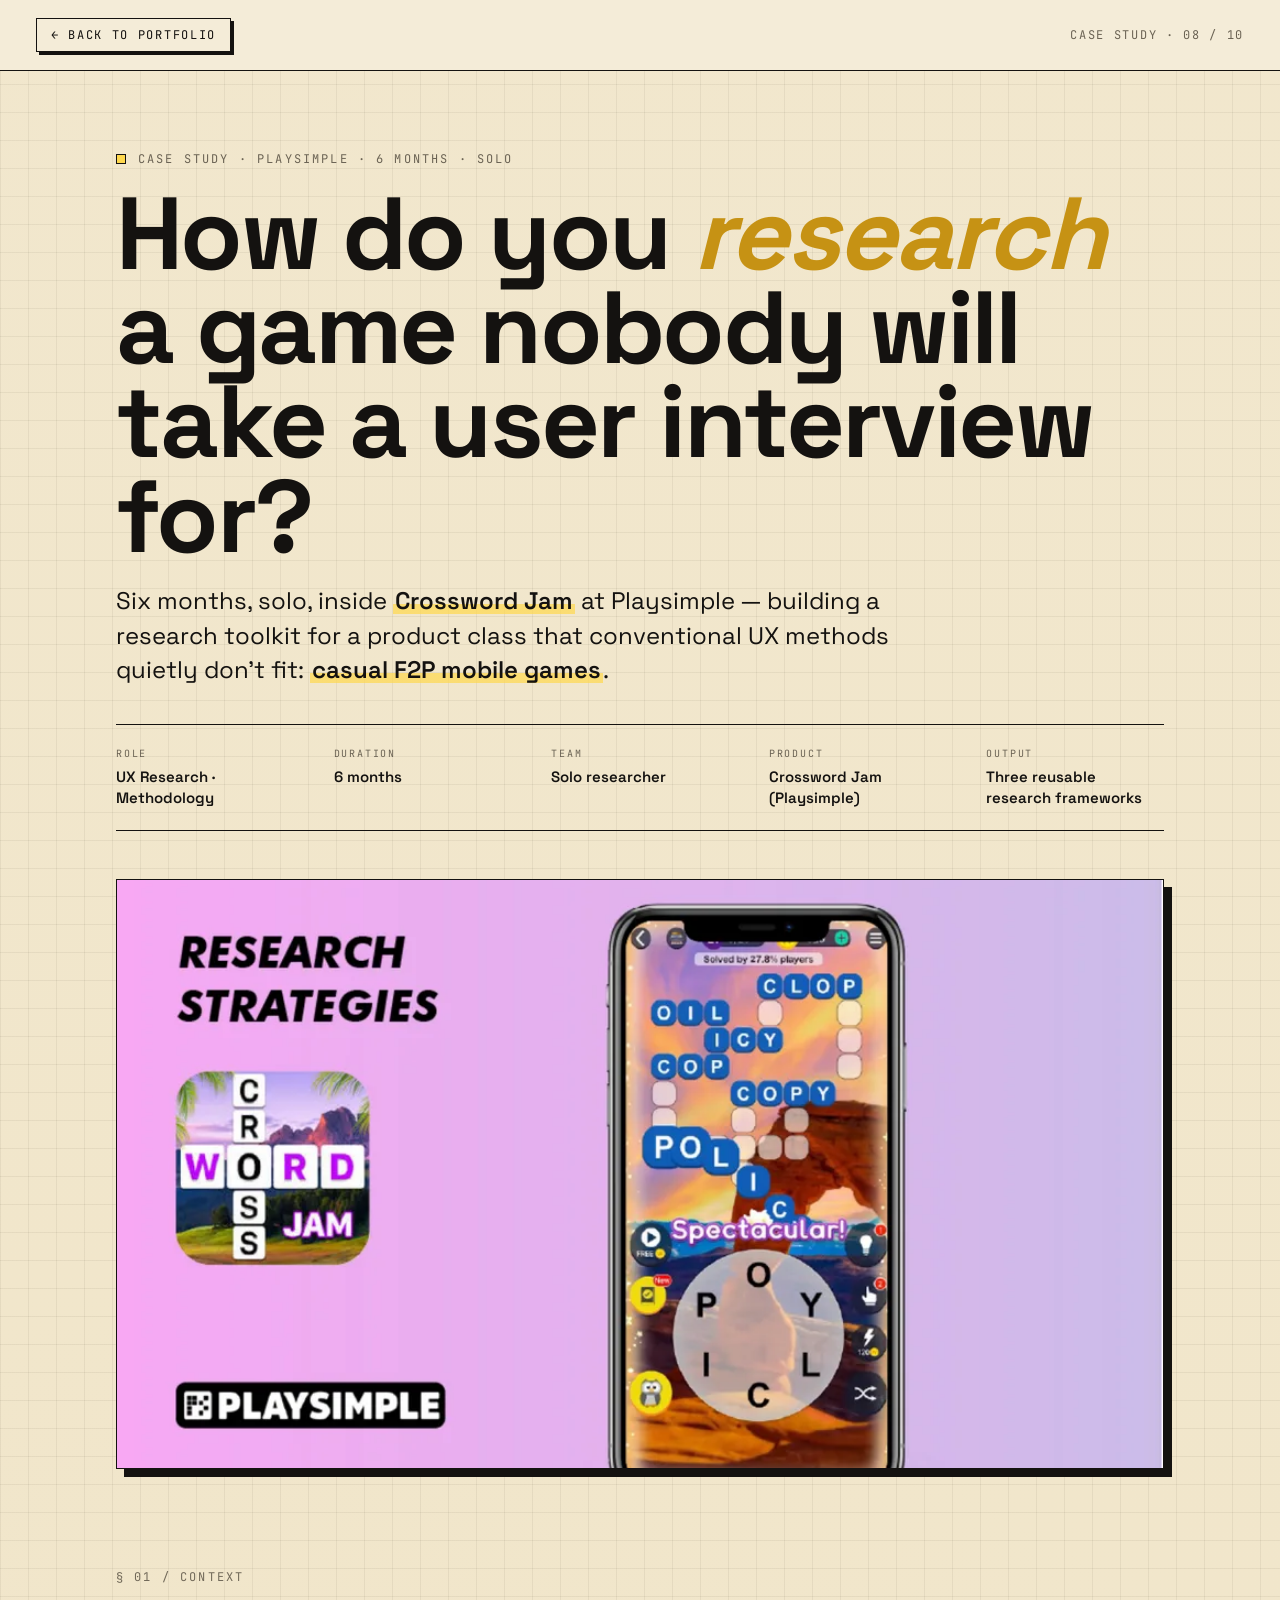
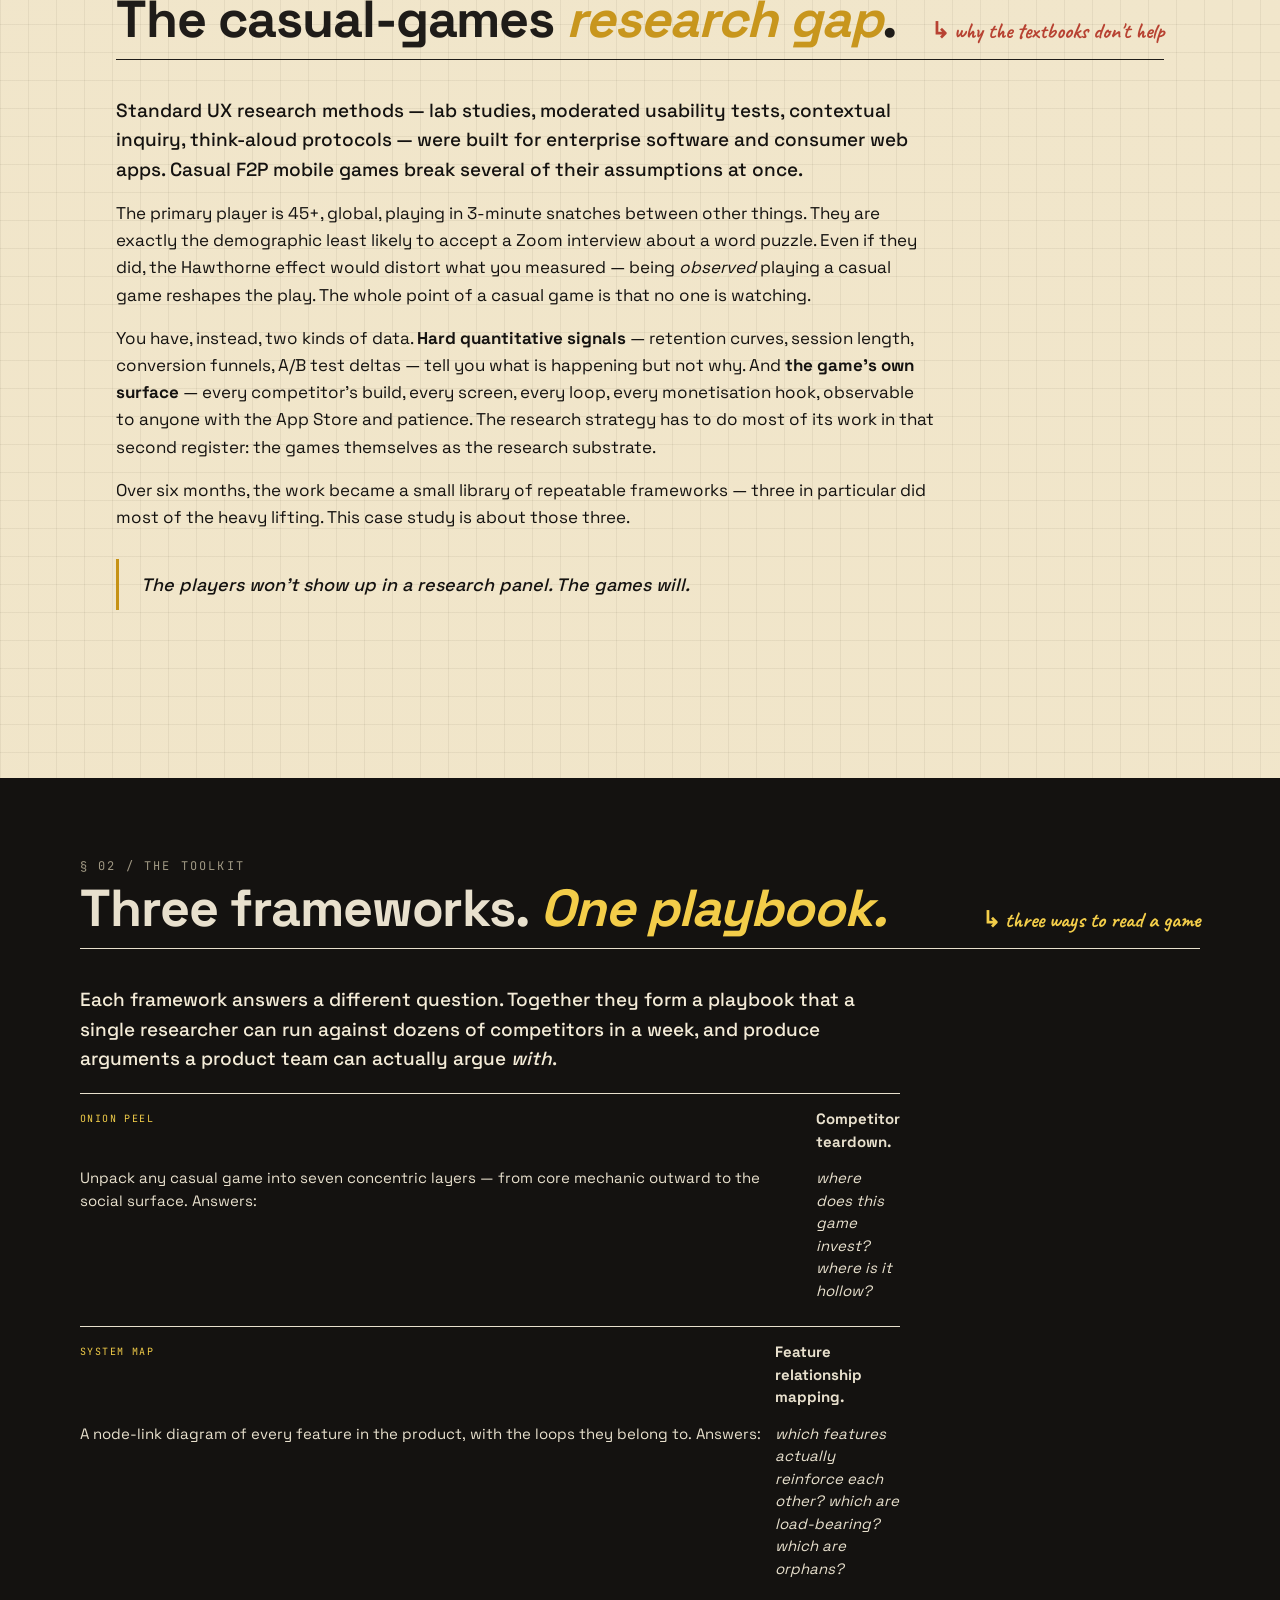
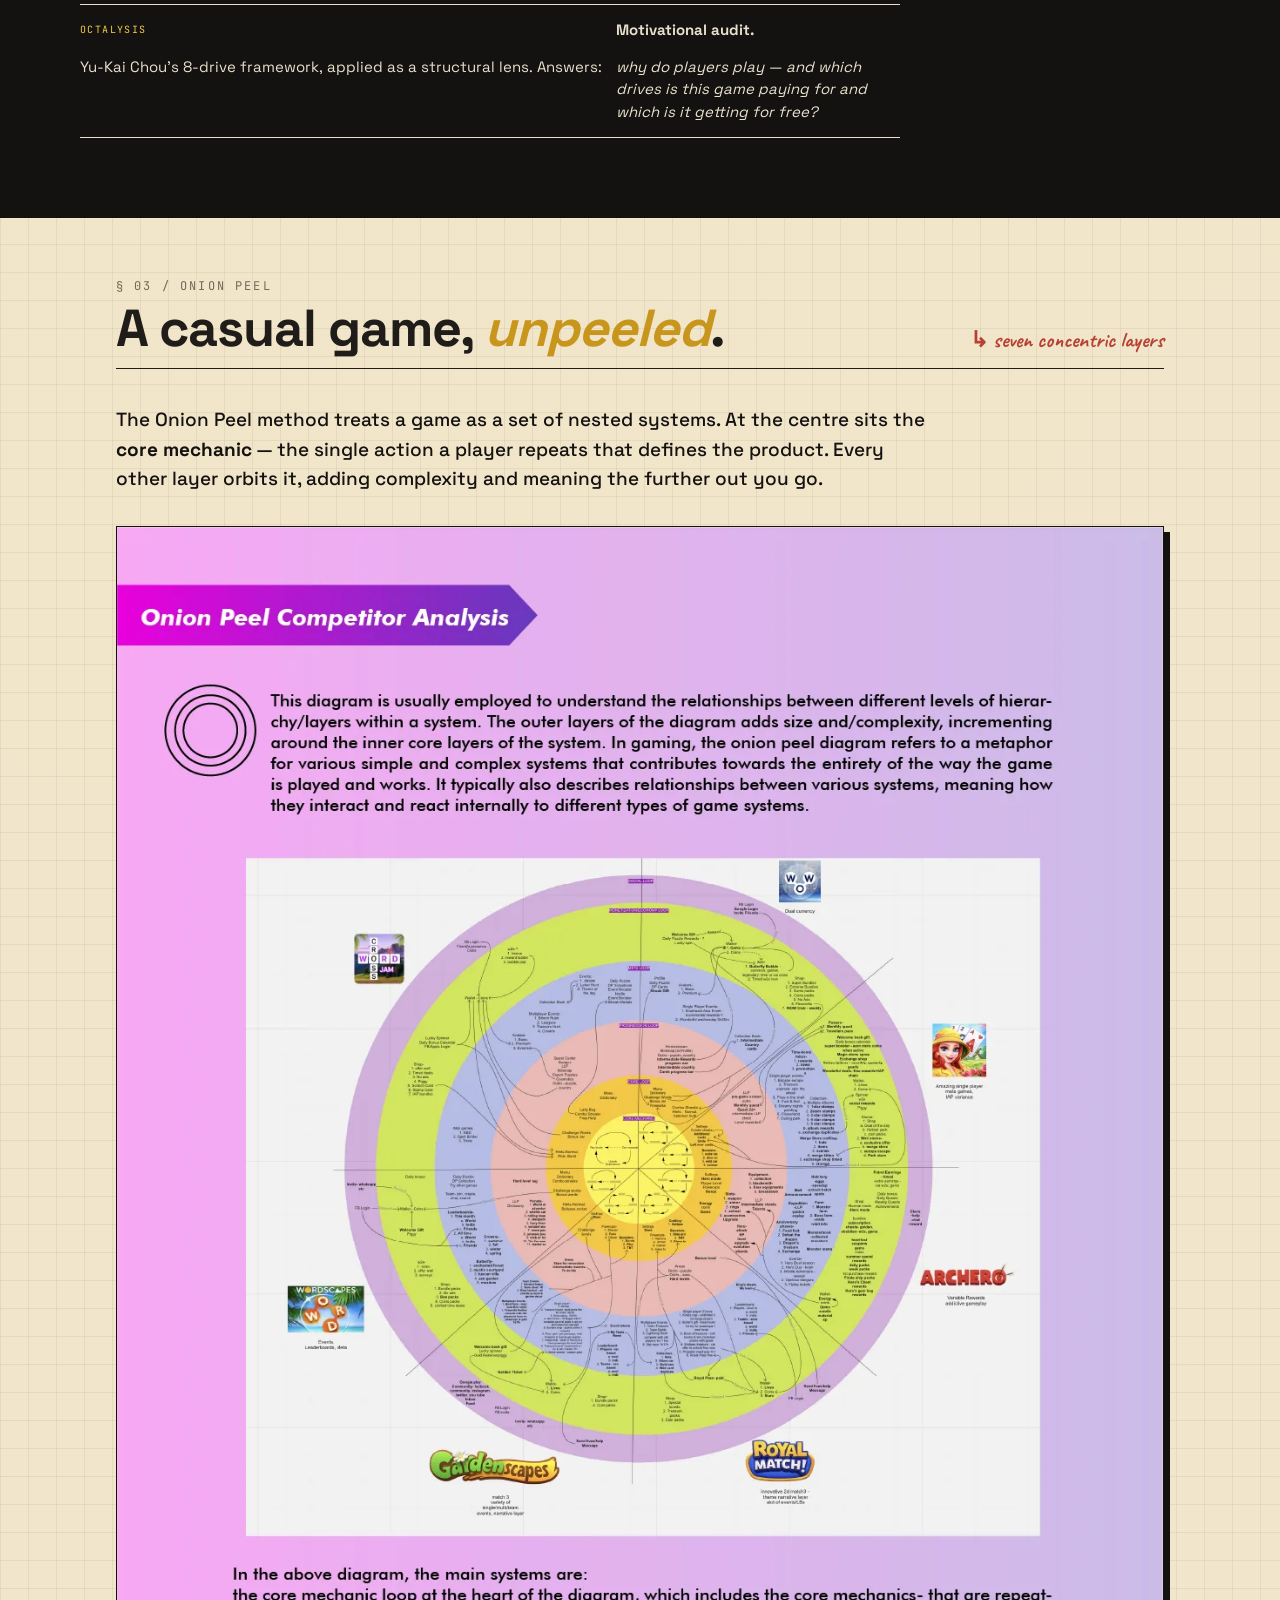
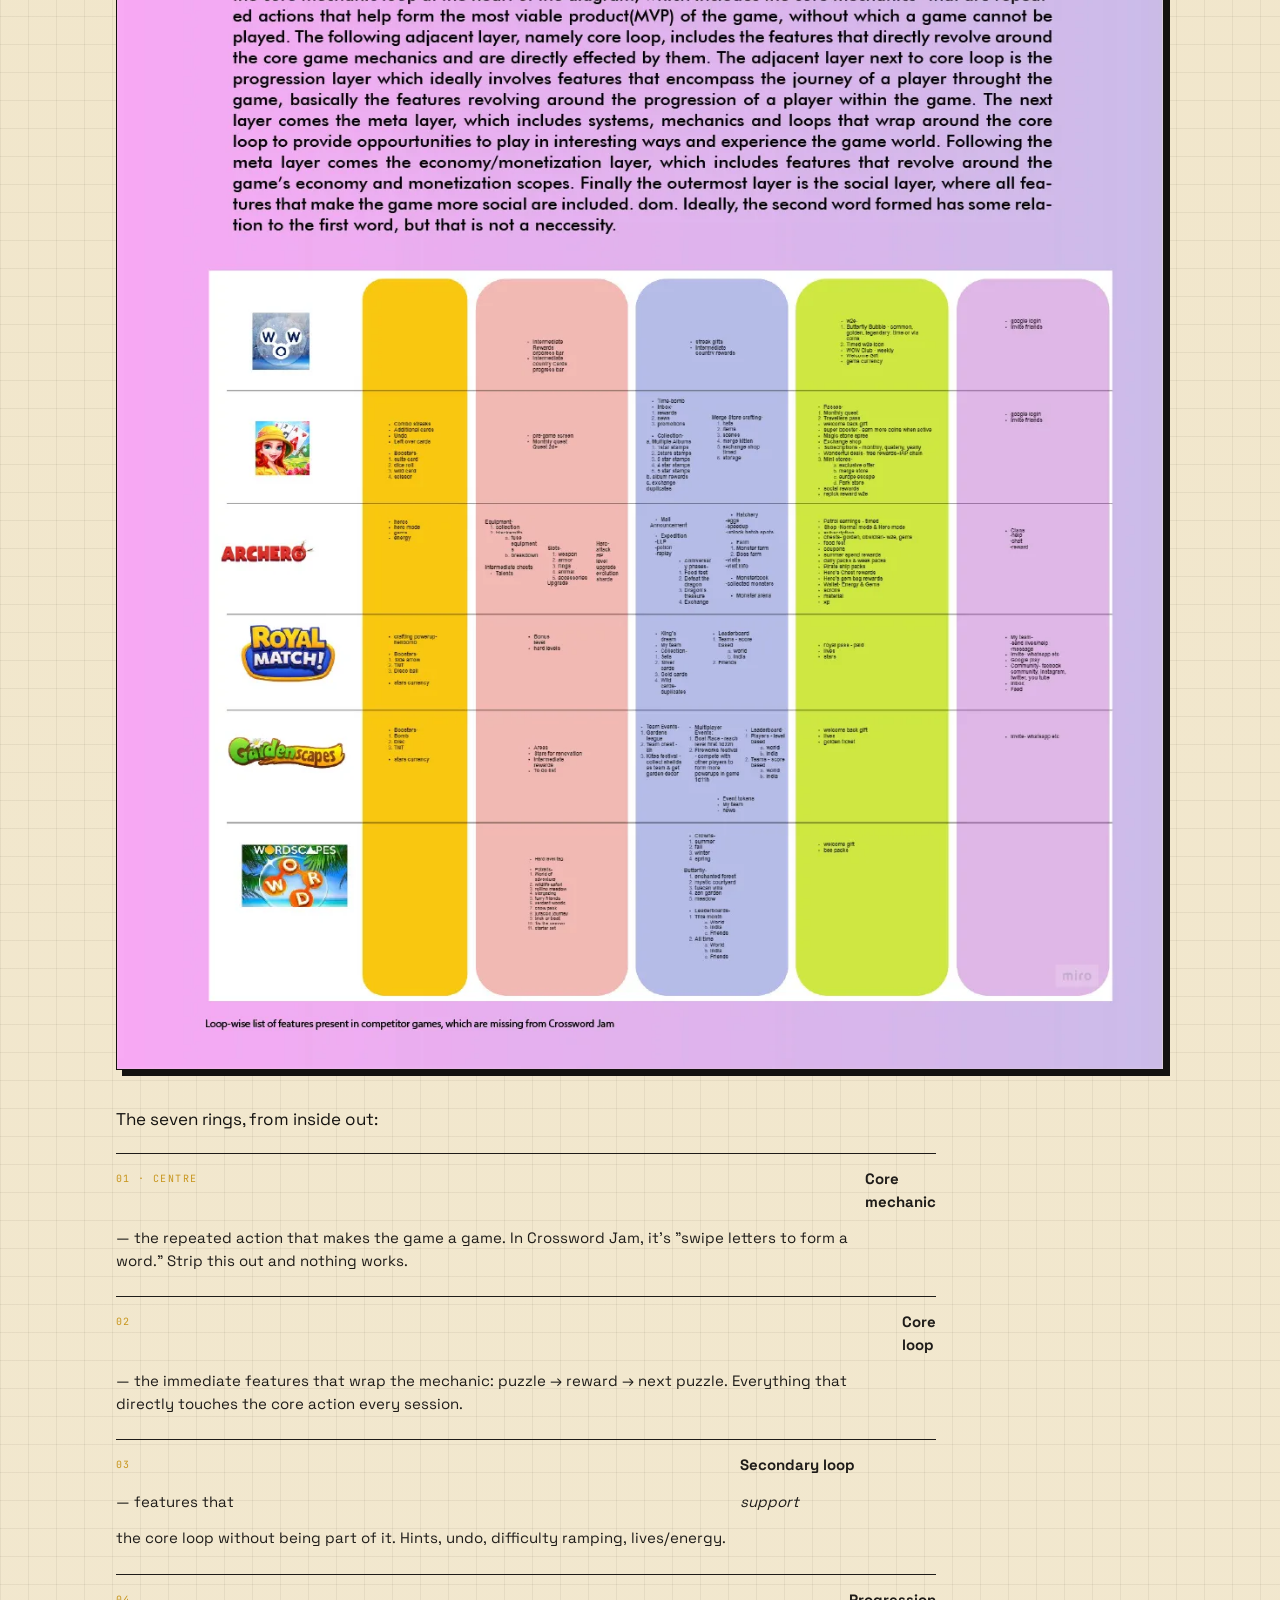
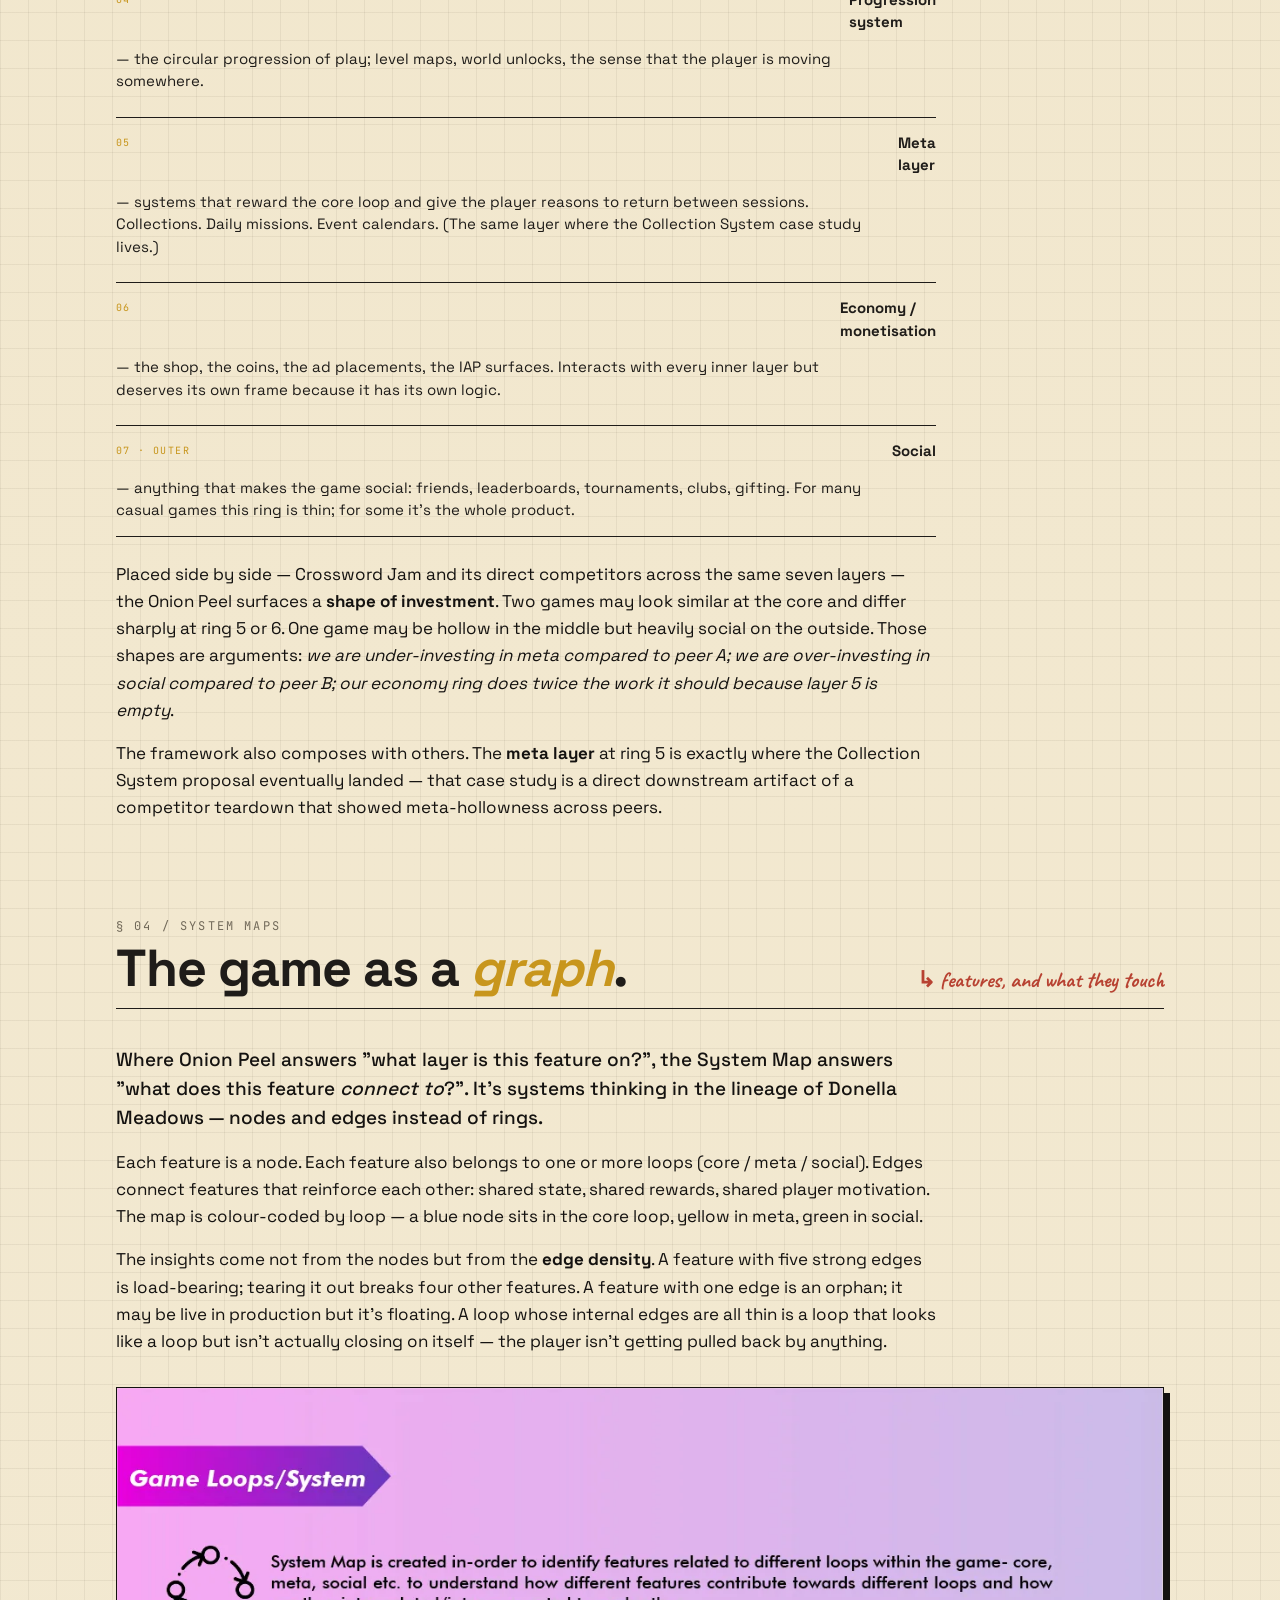
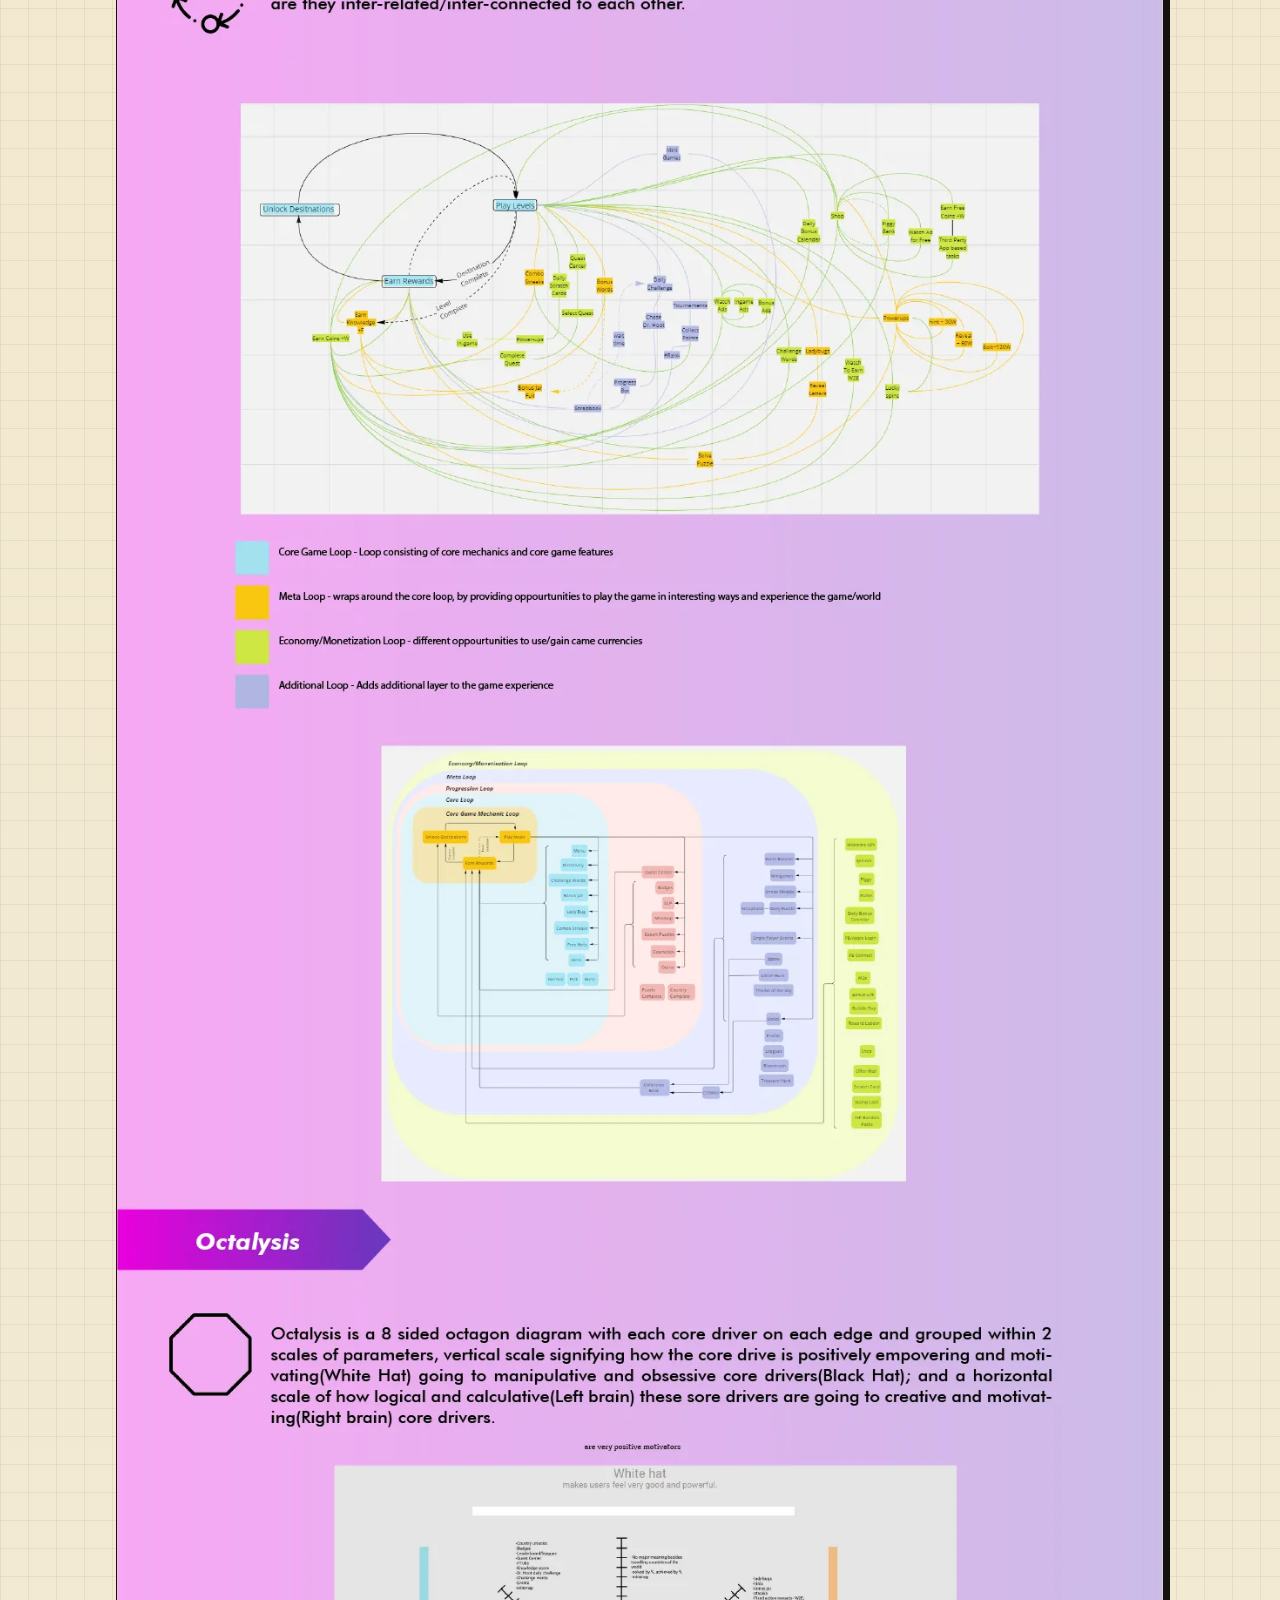
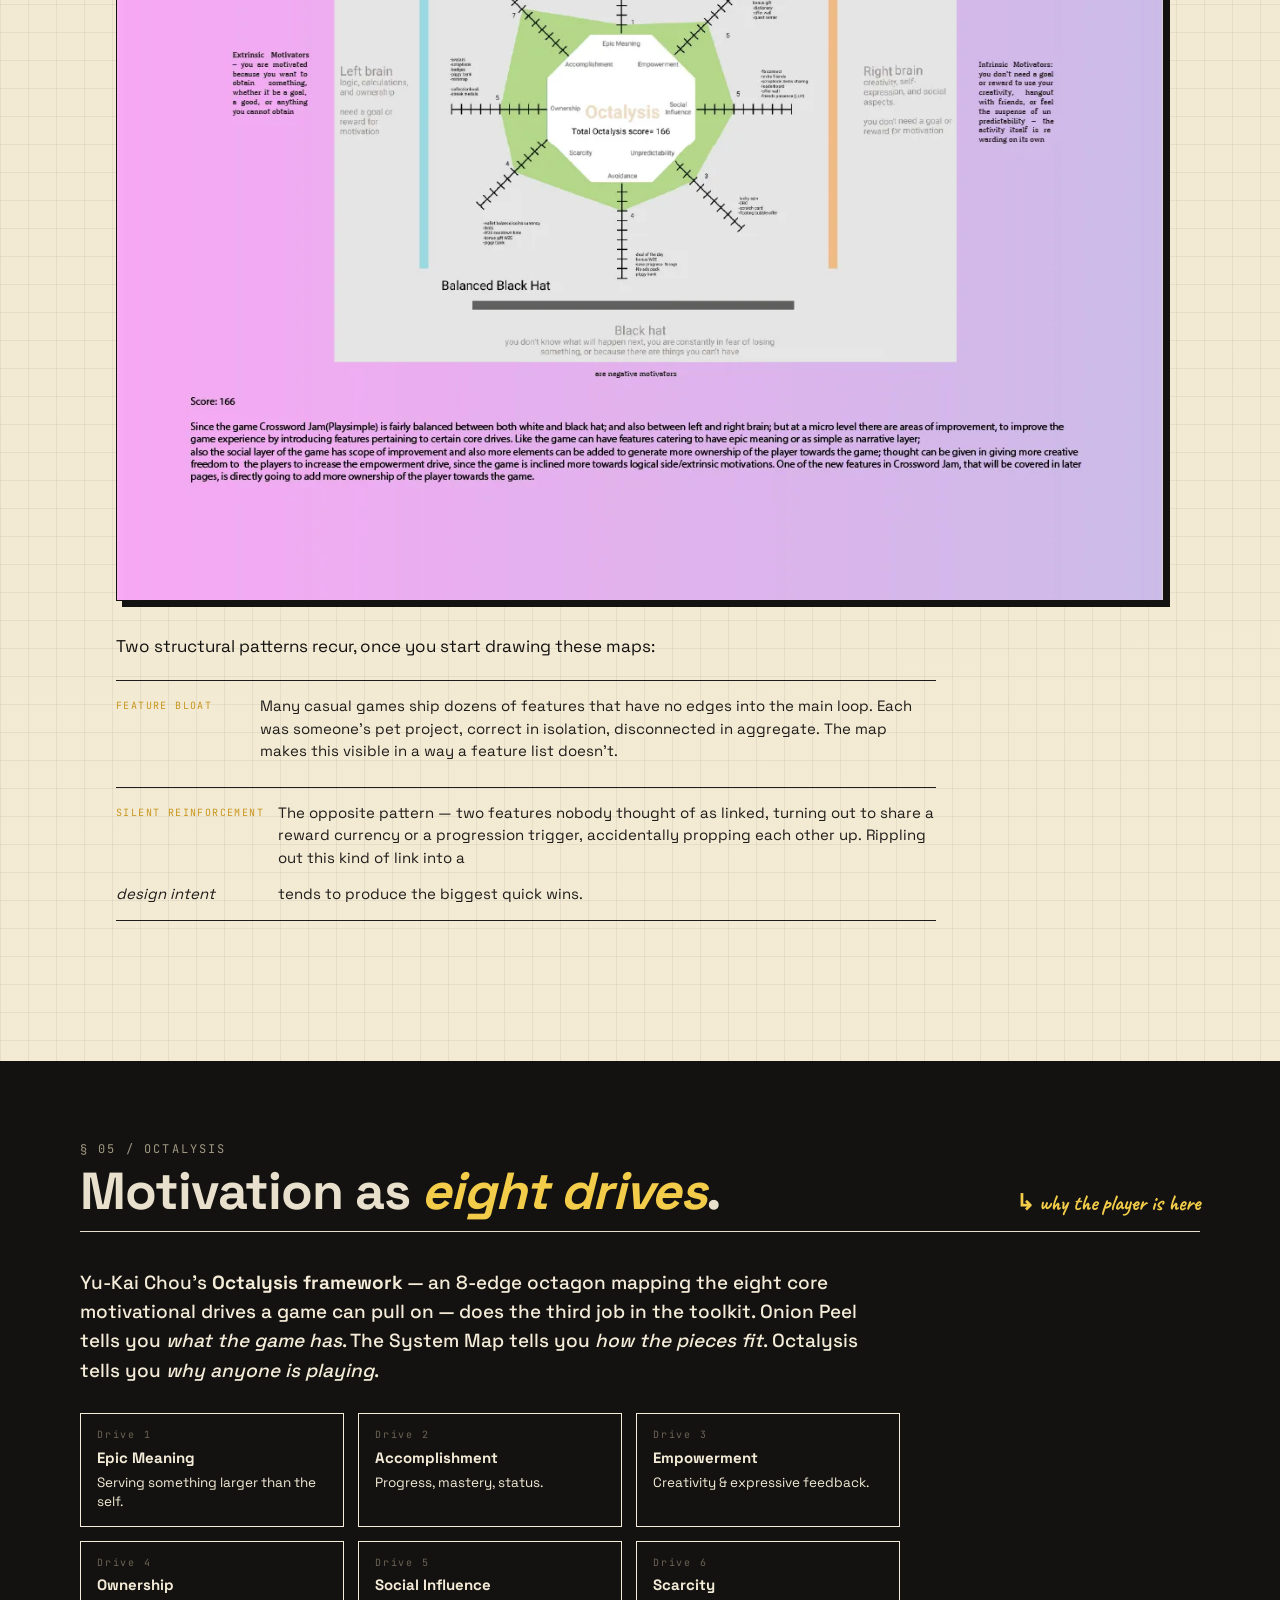
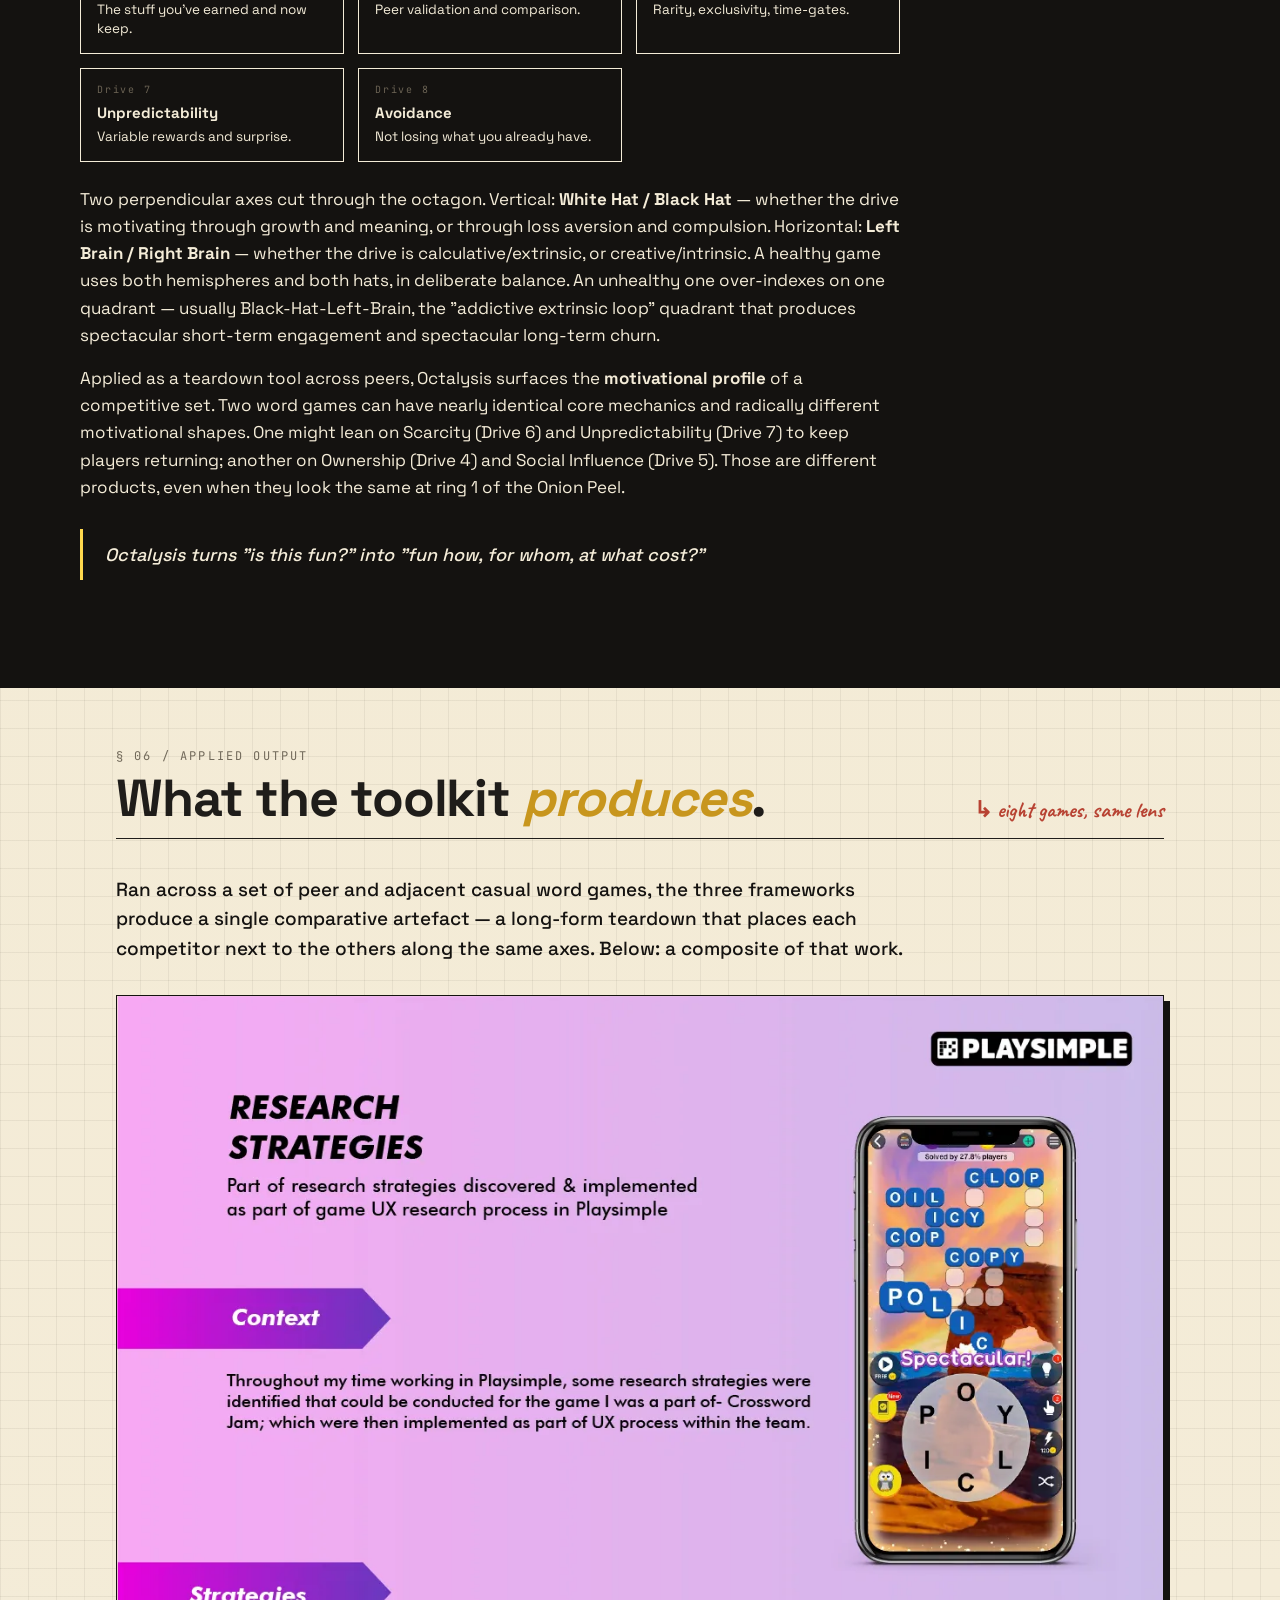
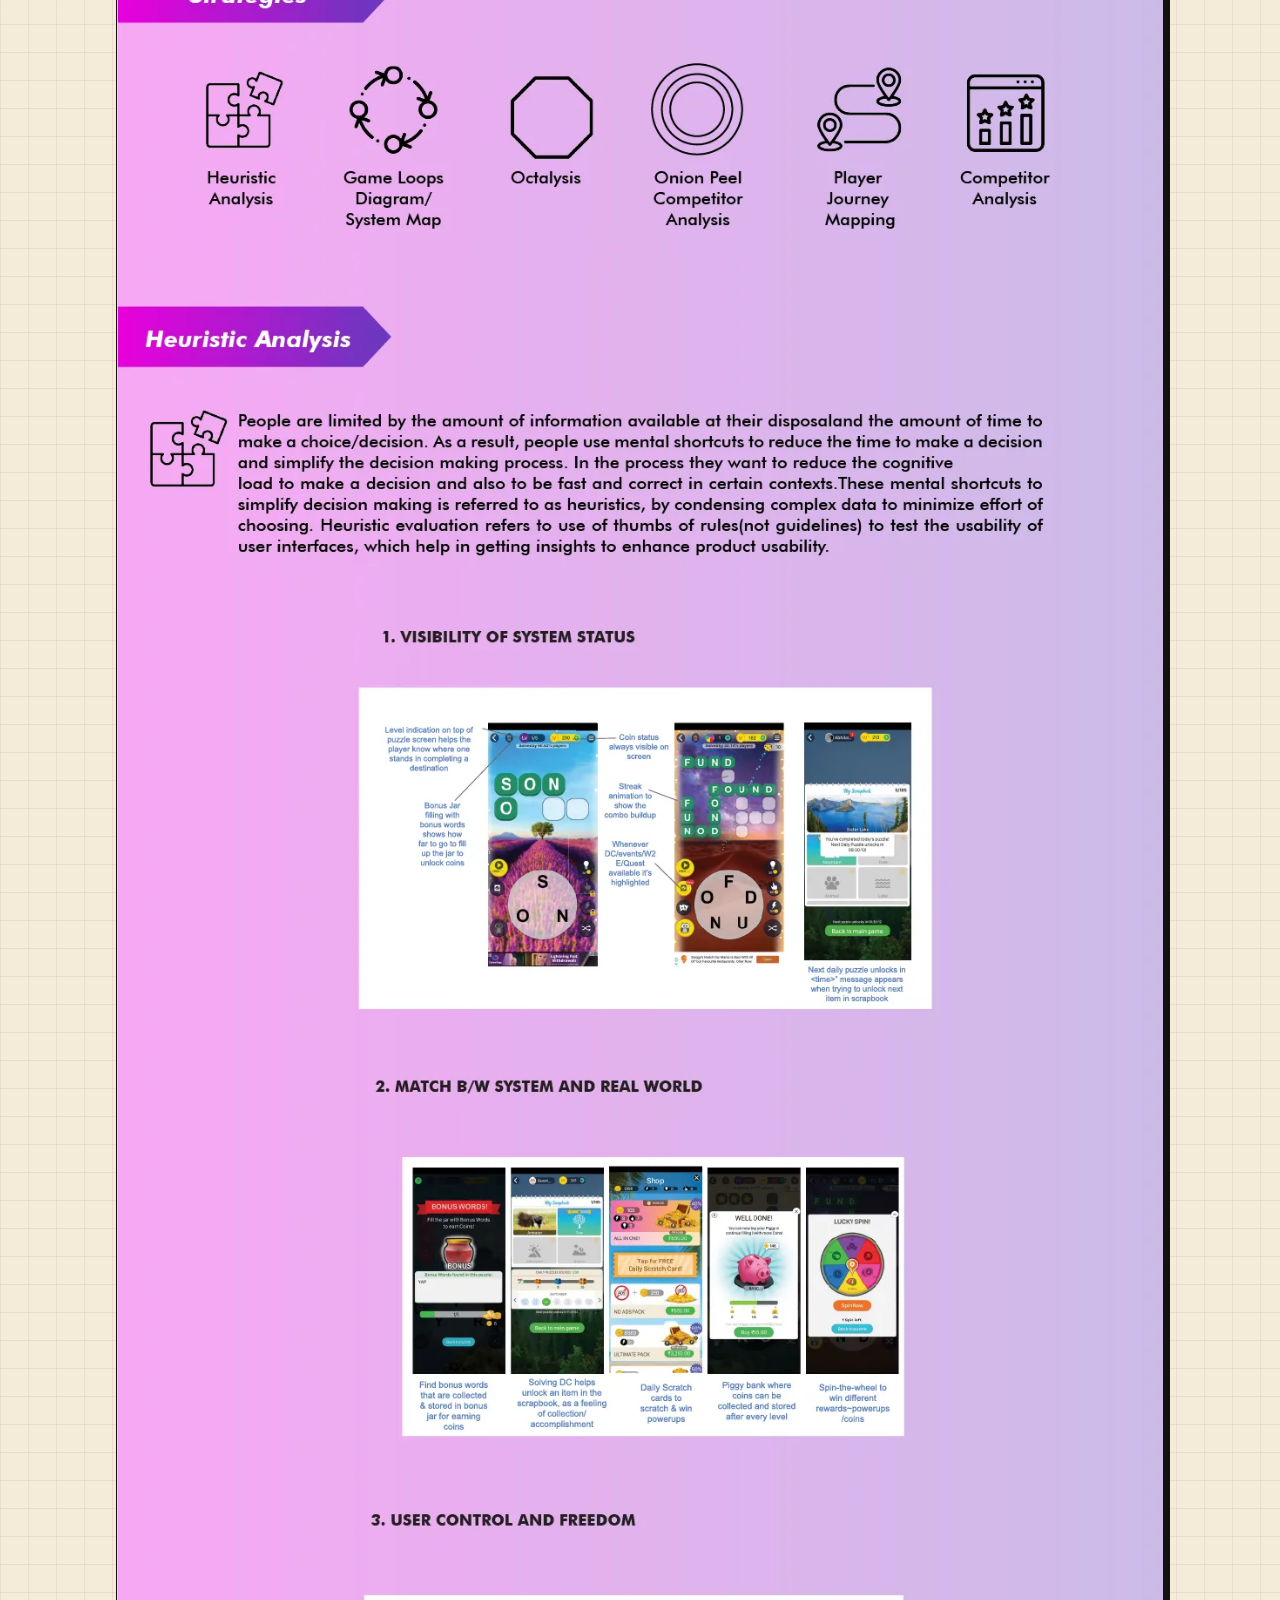
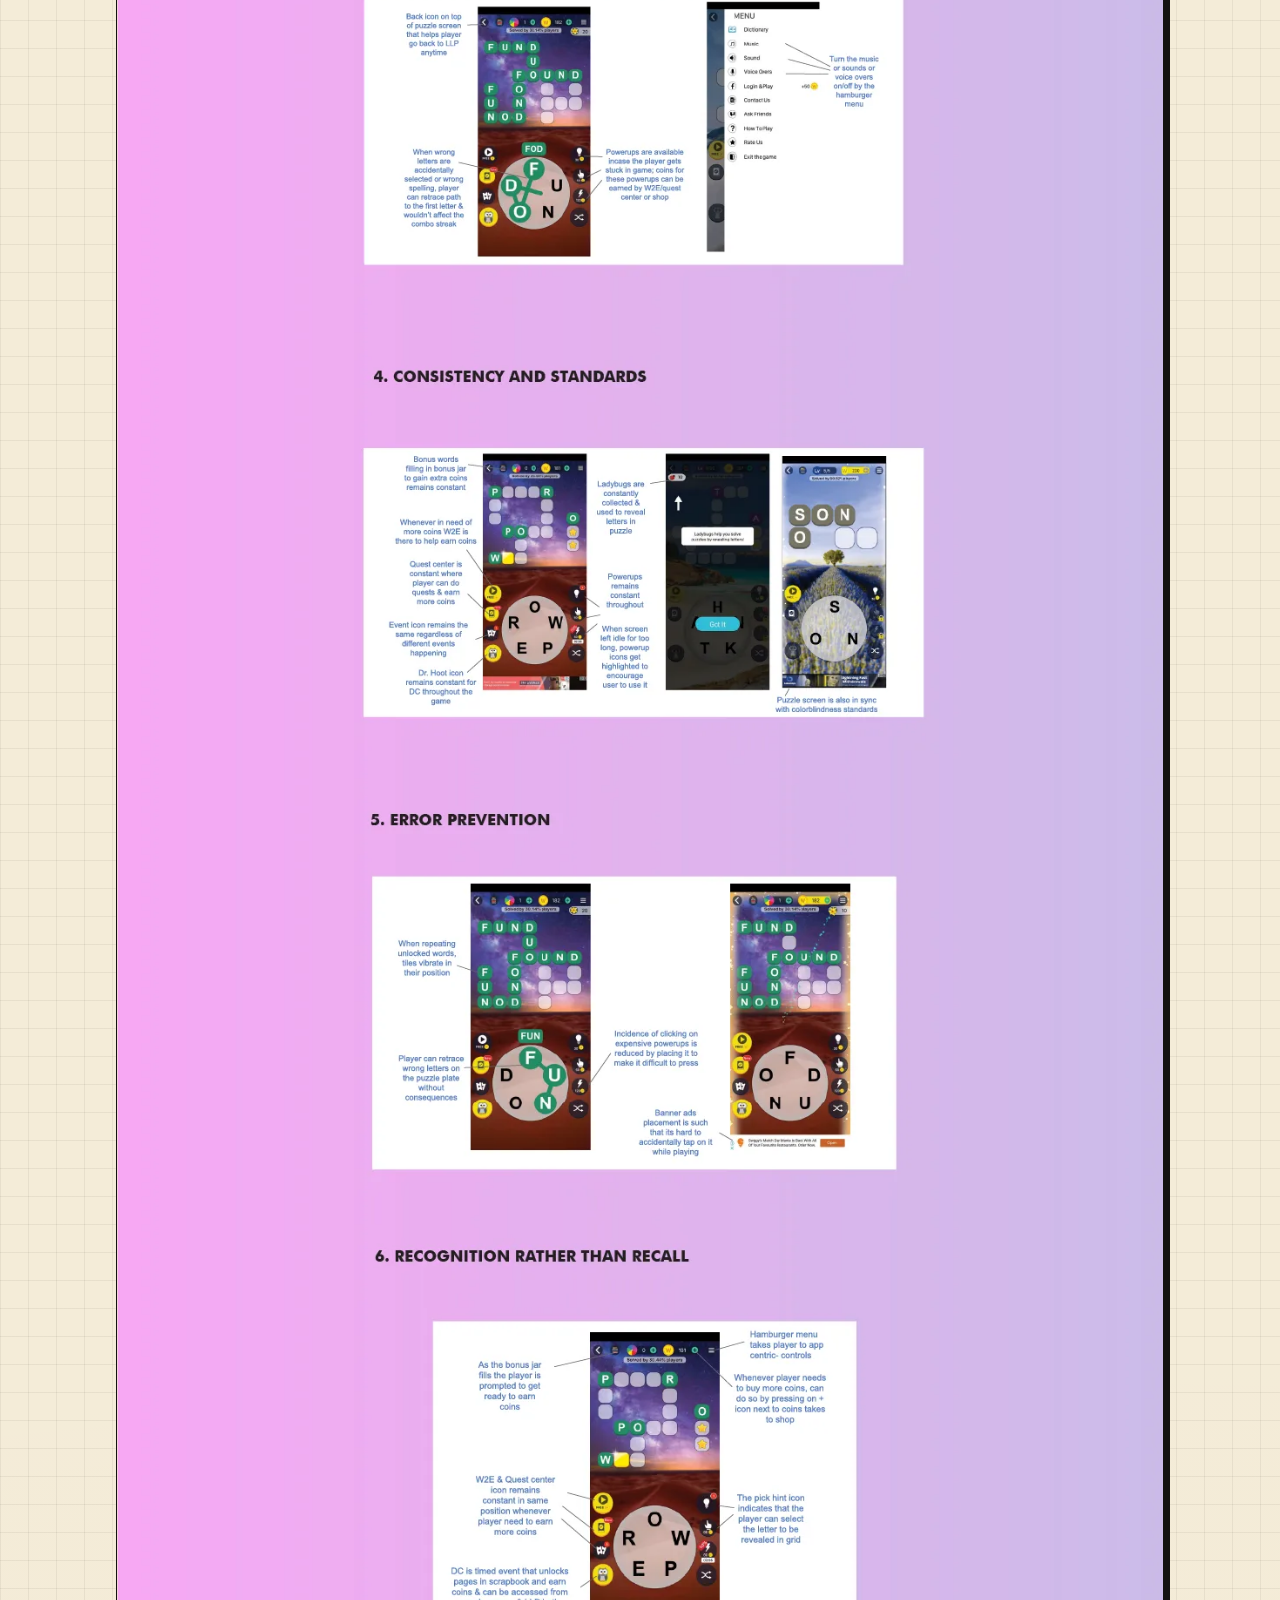
<file: case-studies/research-strategies.html>
<!doctype html>
<html lang="en">
<head>
<meta charset="utf-8" />
<meta name="viewport" content="width=device-width,initial-scale=1" />
<title>Research Strategies for Casual Word Games — Crossword Jam · Abhilasha Singh</title>
<link rel="preconnect" href="https://fonts.googleapis.com">
<link rel="preconnect" href="https://fonts.gstatic.com" crossorigin>
<link href="https://fonts.googleapis.com/css2?family=Space+Grotesk:wght@400;500;600;700&family=JetBrains+Mono:wght@400;500;700&family=Caveat:wght@500;700&display=swap" rel="stylesheet">
<link rel="stylesheet" href="case-study.css">
</head>
<body>

<!-- Top bar -->
<div class="topbar">
  <a class="back" href="../index.html">← back to portfolio</a>
  <div class="crumb">Case Study · 08 / 10</div>
</div>

<!-- Hero -->
<header class="hero">
  <div class="eyebrow"><span class="tick"></span><span>Case Study · Playsimple · 6 months · solo</span></div>
  <h1>How do you <em>research</em> a game nobody will take a user interview for?</h1>
  <p class="sub">Six months, solo, inside <b>Crossword Jam</b> at Playsimple — building a research toolkit for a product class that conventional UX methods quietly don't fit: <b>casual F2P mobile games</b>.</p>

  <dl class="meta-grid">
    <div><dt>Role</dt><dd>UX Research · Methodology</dd></div>
    <div><dt>Duration</dt><dd>6 months</dd></div>
    <div><dt>Team</dt><dd>Solo researcher</dd></div>
    <div><dt>Product</dt><dd>Crossword Jam (Playsimple)</dd></div>
    <div><dt>Output</dt><dd>Three reusable research frameworks</dd></div>
  </dl>

  <div class="hero-img">
    <img src="../assets/case-studies/research-strategies/01.webp" alt="Research Strategies — cover card">
  </div>
</header>

<!-- CONTEXT -->
<section class="block">
  <div class="sec-head">
    <div>
      <div class="sec-num">§ 01 / Context</div>
      <h2 class="sec-title">The casual-games <em>research gap</em>.</h2>
    </div>
    <div class="sec-kick">↳ why the textbooks don't help</div>
  </div>
  <div class="prose">
    <p class="lead">Standard UX research methods — lab studies, moderated usability tests, contextual inquiry, think-aloud protocols — were built for enterprise software and consumer web apps. Casual F2P mobile games break several of their assumptions at once.</p>

    <p>The primary player is 45+, global, playing in 3-minute snatches between other things. They are exactly the demographic least likely to accept a Zoom interview about a word puzzle. Even if they did, the Hawthorne effect would distort what you measured — being <em>observed</em> playing a casual game reshapes the play. The whole point of a casual game is that no one is watching.</p>

    <p>You have, instead, two kinds of data. <b>Hard quantitative signals</b> — retention curves, session length, conversion funnels, A/B test deltas — tell you what is happening but not why. And <b>the game's own surface</b> — every competitor's build, every screen, every loop, every monetisation hook, observable to anyone with the App Store and patience. The research strategy has to do most of its work in that second register: the games themselves as the research substrate.</p>

    <p>Over six months, the work became a small library of repeatable frameworks — three in particular did most of the heavy lifting. This case study is about those three.</p>

    <div class="pull-quote">The players won't show up in a research panel. The games will.</div>
  </div>
</section>

<!-- THE TOOLKIT OVERVIEW -->
<section class="block dark">
  <div class="inner">
    <div class="sec-head" style="border-bottom-color:var(--paper)">
      <div>
        <div class="sec-num">§ 02 / The Toolkit</div>
        <h2 class="sec-title">Three frameworks. <em>One playbook.</em></h2>
      </div>
      <div class="sec-kick">↳ three ways to read a game</div>
    </div>
    <div class="prose">
      <p class="lead">Each framework answers a different question. Together they form a playbook that a single researcher can run against dozens of competitors in a week, and produce arguments a product team can actually argue <em>with</em>.</p>

      <ul class="principle-list">
        <li data-tag="Onion Peel"><b>Competitor teardown.</b> Unpack any casual game into seven concentric layers — from core mechanic outward to the social surface. Answers: <em>where does this game invest? where is it hollow?</em></li>
        <li data-tag="System Map"><b>Feature relationship mapping.</b> A node-link diagram of every feature in the product, with the loops they belong to. Answers: <em>which features actually reinforce each other? which are load-bearing? which are orphans?</em></li>
        <li data-tag="Octalysis"><b>Motivational audit.</b> Yu-Kai Chou's 8-drive framework, applied as a structural lens. Answers: <em>why do players play — and which drives is this game paying for and which is it getting for free?</em></li>
      </ul>
    </div>
  </div>
</section>

<!-- ONION PEEL -->
<section class="block">
  <div class="sec-head">
    <div>
      <div class="sec-num">§ 03 / Onion Peel</div>
      <h2 class="sec-title">A casual game, <em>unpeeled</em>.</h2>
    </div>
    <div class="sec-kick">↳ seven concentric layers</div>
  </div>

  <div class="prose">
    <p class="lead">The Onion Peel method treats a game as a set of nested systems. At the centre sits the <b>core mechanic</b> — the single action a player repeats that defines the product. Every other layer orbits it, adding complexity and meaning the further out you go.</p>
  </div>

  <div class="wide-mock">
    <img src="../assets/case-studies/research-strategies/05.webp" alt="Onion Peel competitor analysis — concentric ring diagram with games compared across layers" loading="lazy">
  </div>

  <div class="prose" style="margin-top:36px">
    <p>The seven rings, from inside out:</p>

    <ul class="principle-list">
      <li data-tag="01 · Centre"><b>Core mechanic</b> — the repeated action that makes the game a game. In Crossword Jam, it's "swipe letters to form a word." Strip this out and nothing works.</li>
      <li data-tag="02"><b>Core loop</b> — the immediate features that wrap the mechanic: puzzle → reward → next puzzle. Everything that directly touches the core action every session.</li>
      <li data-tag="03"><b>Secondary loop</b> — features that <em>support</em> the core loop without being part of it. Hints, undo, difficulty ramping, lives/energy.</li>
      <li data-tag="04"><b>Progression system</b> — the circular progression of play; level maps, world unlocks, the sense that the player is moving somewhere.</li>
      <li data-tag="05"><b>Meta layer</b> — systems that reward the core loop and give the player reasons to return between sessions. Collections. Daily missions. Event calendars. (The same layer where the Collection System case study lives.)</li>
      <li data-tag="06"><b>Economy / monetisation</b> — the shop, the coins, the ad placements, the IAP surfaces. Interacts with every inner layer but deserves its own frame because it has its own logic.</li>
      <li data-tag="07 · Outer"><b>Social</b> — anything that makes the game social: friends, leaderboards, tournaments, clubs, gifting. For many casual games this ring is thin; for some it's the whole product.</li>
    </ul>

    <p style="margin-top:24px">Placed side by side — Crossword Jam and its direct competitors across the same seven layers — the Onion Peel surfaces a <b>shape of investment</b>. Two games may look similar at the core and differ sharply at ring 5 or 6. One game may be hollow in the middle but heavily social on the outside. Those shapes are arguments: <em>we are under-investing in meta compared to peer A; we are over-investing in social compared to peer B; our economy ring does twice the work it should because layer 5 is empty</em>.</p>

    <p>The framework also composes with others. The <b>meta layer</b> at ring 5 is exactly where the Collection System proposal eventually landed — that case study is a direct downstream artifact of a competitor teardown that showed meta-hollowness across peers.</p>
  </div>
</section>

<!-- SYSTEM MAP -->
<section class="block">
  <div class="sec-head">
    <div>
      <div class="sec-num">§ 04 / System Maps</div>
      <h2 class="sec-title">The game as a <em>graph</em>.</h2>
    </div>
    <div class="sec-kick">↳ features, and what they touch</div>
  </div>

  <div class="prose">
    <p class="lead">Where Onion Peel answers "what layer is this feature on?", the System Map answers "what does this feature <em>connect to</em>?". It's systems thinking in the lineage of Donella Meadows — nodes and edges instead of rings.</p>

    <p>Each feature is a node. Each feature also belongs to one or more loops (core / meta / social). Edges connect features that reinforce each other: shared state, shared rewards, shared player motivation. The map is colour-coded by loop — a blue node sits in the core loop, yellow in meta, green in social.</p>

    <p>The insights come not from the nodes but from the <b>edge density</b>. A feature with five strong edges is load-bearing; tearing it out breaks four other features. A feature with one edge is an orphan; it may be live in production but it's floating. A loop whose internal edges are all thin is a loop that looks like a loop but isn't actually closing on itself — the player isn't getting pulled back by anything.</p>
  </div>

  <div class="wide-mock">
    <img src="../assets/case-studies/research-strategies/03.webp" alt="System map and Octalysis overview" loading="lazy">
  </div>

  <div class="prose" style="margin-top:28px">
    <p>Two structural patterns recur, once you start drawing these maps:</p>

    <ul class="principle-list">
      <li data-tag="Feature bloat">Many casual games ship dozens of features that have no edges into the main loop. Each was someone's pet project, correct in isolation, disconnected in aggregate. The map makes this visible in a way a feature list doesn't.</li>
      <li data-tag="Silent reinforcement">The opposite pattern — two features nobody thought of as linked, turning out to share a reward currency or a progression trigger, accidentally propping each other up. Rippling out this kind of link into a <em>design intent</em> tends to produce the biggest quick wins.</li>
    </ul>
  </div>
</section>

<!-- OCTALYSIS -->
<section class="block dark">
  <div class="inner">
    <div class="sec-head" style="border-bottom-color:var(--paper)">
      <div>
        <div class="sec-num">§ 05 / Octalysis</div>
        <h2 class="sec-title">Motivation as <em>eight drives</em>.</h2>
      </div>
      <div class="sec-kick">↳ why the player is here</div>
    </div>
    <div class="prose">
      <p class="lead">Yu-Kai Chou's <b>Octalysis framework</b> — an 8-edge octagon mapping the eight core motivational drives a game can pull on — does the third job in the toolkit. Onion Peel tells you <em>what the game has</em>. The System Map tells you <em>how the pieces fit</em>. Octalysis tells you <em>why anyone is playing</em>.</p>

      <div class="drives-grid">
        <div class="drive"><span class="n">Drive 1</span><div class="d">Epic Meaning</div>Serving something larger than the self.</div>
        <div class="drive"><span class="n">Drive 2</span><div class="d">Accomplishment</div>Progress, mastery, status.</div>
        <div class="drive"><span class="n">Drive 3</span><div class="d">Empowerment</div>Creativity &amp; expressive feedback.</div>
        <div class="drive"><span class="n">Drive 4</span><div class="d">Ownership</div>The stuff you've earned and now keep.</div>
        <div class="drive"><span class="n">Drive 5</span><div class="d">Social Influence</div>Peer validation and comparison.</div>
        <div class="drive"><span class="n">Drive 6</span><div class="d">Scarcity</div>Rarity, exclusivity, time-gates.</div>
        <div class="drive"><span class="n">Drive 7</span><div class="d">Unpredictability</div>Variable rewards and surprise.</div>
        <div class="drive"><span class="n">Drive 8</span><div class="d">Avoidance</div>Not losing what you already have.</div>
      </div>

      <p style="margin-top:24px">Two perpendicular axes cut through the octagon. Vertical: <b>White Hat / Black Hat</b> — whether the drive is motivating through growth and meaning, or through loss aversion and compulsion. Horizontal: <b>Left Brain / Right Brain</b> — whether the drive is calculative/extrinsic, or creative/intrinsic. A healthy game uses both hemispheres and both hats, in deliberate balance. An unhealthy one over-indexes on one quadrant — usually Black-Hat-Left-Brain, the "addictive extrinsic loop" quadrant that produces spectacular short-term engagement and spectacular long-term churn.</p>

      <p>Applied as a teardown tool across peers, Octalysis surfaces the <b>motivational profile</b> of a competitive set. Two word games can have nearly identical core mechanics and radically different motivational shapes. One might lean on Scarcity (Drive 6) and Unpredictability (Drive 7) to keep players returning; another on Ownership (Drive 4) and Social Influence (Drive 5). Those are different products, even when they look the same at ring 1 of the Onion Peel.</p>

      <div class="pull-quote">Octalysis turns "is this fun?" into "fun how, for whom, at what cost?"</div>
    </div>
  </div>
</section>

<!-- OUTPUT -->
<section class="block">
  <div class="sec-head">
    <div>
      <div class="sec-num">§ 06 / Applied Output</div>
      <h2 class="sec-title">What the toolkit <em>produces</em>.</h2>
    </div>
    <div class="sec-kick">↳ eight games, same lens</div>
  </div>

  <div class="prose">
    <p class="lead">Ran across a set of peer and adjacent casual word games, the three frameworks produce a single comparative artefact — a long-form teardown that places each competitor next to the others along the same axes. Below: a composite of that work.</p>
  </div>

  <div class="wide-mock">
    <img src="../assets/case-studies/research-strategies/06.webp" alt="Research strategies overview and output" loading="lazy">
  </div>

  <div class="wide-mock">
    <img src="../assets/case-studies/research-strategies/04.webp" alt="Multi-game competitive teardown across all seven onion peel layers" loading="lazy">
  </div>

  <div class="prose" style="margin-top:36px">
    <p>Running the same three frameworks across ~8 competitors stops being a research exercise and starts being an <b>argument-generator</b>. Every feature pitch at the subsequent product-planning session could be anchored to: <em>"peer A invests here, peer B doesn't, we're between them; based on the System Map this change would reinforce the meta layer without destabilising the core loop; Octalysis says we'd be paying Drive 4 and borrowing from Drive 6, which is fine because we're currently over-indexed on 6."</em></p>

    <p>That kind of argument is only available to a team that has done the teardown work. The whole point of the toolkit is that the work, once done, is durable. The Onion Peel diagrams age well — the layers themselves don't shift even as specific games update. The System Maps take a week to refresh. Octalysis audits take a day. This is why the frameworks were the deliverable, not the individual reports.</p>
  </div>
</section>

<!-- OUTCOME -->
<section class="block dark">
  <div class="inner">
    <div class="sec-head" style="border-bottom-color:var(--paper)">
      <div>
        <div class="sec-num">§ 07 / Outcome</div>
        <h2 class="sec-title">Research as <em>shared vocabulary</em>.</h2>
      </div>
      <div class="sec-kick">↳ what the work left behind</div>
    </div>

    <div class="outcome-row">
      <div class="stat"><div class="n">3</div><div class="l">Frameworks adopted</div></div>
      <div class="stat"><div class="n">7</div><div class="l">Onion Peel layers</div></div>
      <div class="stat"><div class="n">8</div><div class="l">Octalysis drives</div></div>
      <div class="stat"><div class="n">6 mo</div><div class="l">Solo engagement</div></div>
    </div>

    <div class="prose">
      <p class="lead">The durable output of this engagement wasn't any single research report. It was a small, repeatable playbook a single researcher could run against any casual game — competitor, partner, or the company's own product — and produce the same kind of argument, in the same shape, every time.</p>

      <p>The effect on product conversations was the most visible thing. Once a team shares vocabulary — <em>"we're hollow at ring 5"</em>, <em>"that feature is an orphan node"</em>, <em>"we're over-indexed on Drive 6"</em> — the conversations themselves become shorter and more structural. Nobody is arguing from taste. Nobody is arguing from authority. Both parties are pointing at the same diagram.</p>

      <p>The frameworks travelled downstream too. The <b>Collection System</b> proposal that eventually shipped was a direct application of the toolkit — Onion Peel flagged meta-layer hollowness, Octalysis flagged Drive 4 weakness, System Map showed that ownership rewards weren't reinforcing any loop. All three tools, pointing at the same gap, made the case for a new feature before a single wireframe existed.</p>

      <p>Systems thinking, teardown rigour, and a motivational audit: together they turn a casual F2P game into something a single researcher can argue about with the specificity that more heavyweight UX environments take for granted.</p>
    </div>
    <span class="note">↑ the players don't show up, but the games always do.</span>
  </div>
</section>

<!-- NEXT / BACK -->
<nav class="nextprev">
  <a href="emotions-journaling.html">← prev: Emotions Journaling</a>
  <a class="to-portfolio" href="../index.html">Abhilasha Singh · Portfolio v26</a>
  <a href="ewaste-recycling.html" style="text-align:right">next: E-Waste Recycling →</a>
</nav>

</body>
</html>
</file>
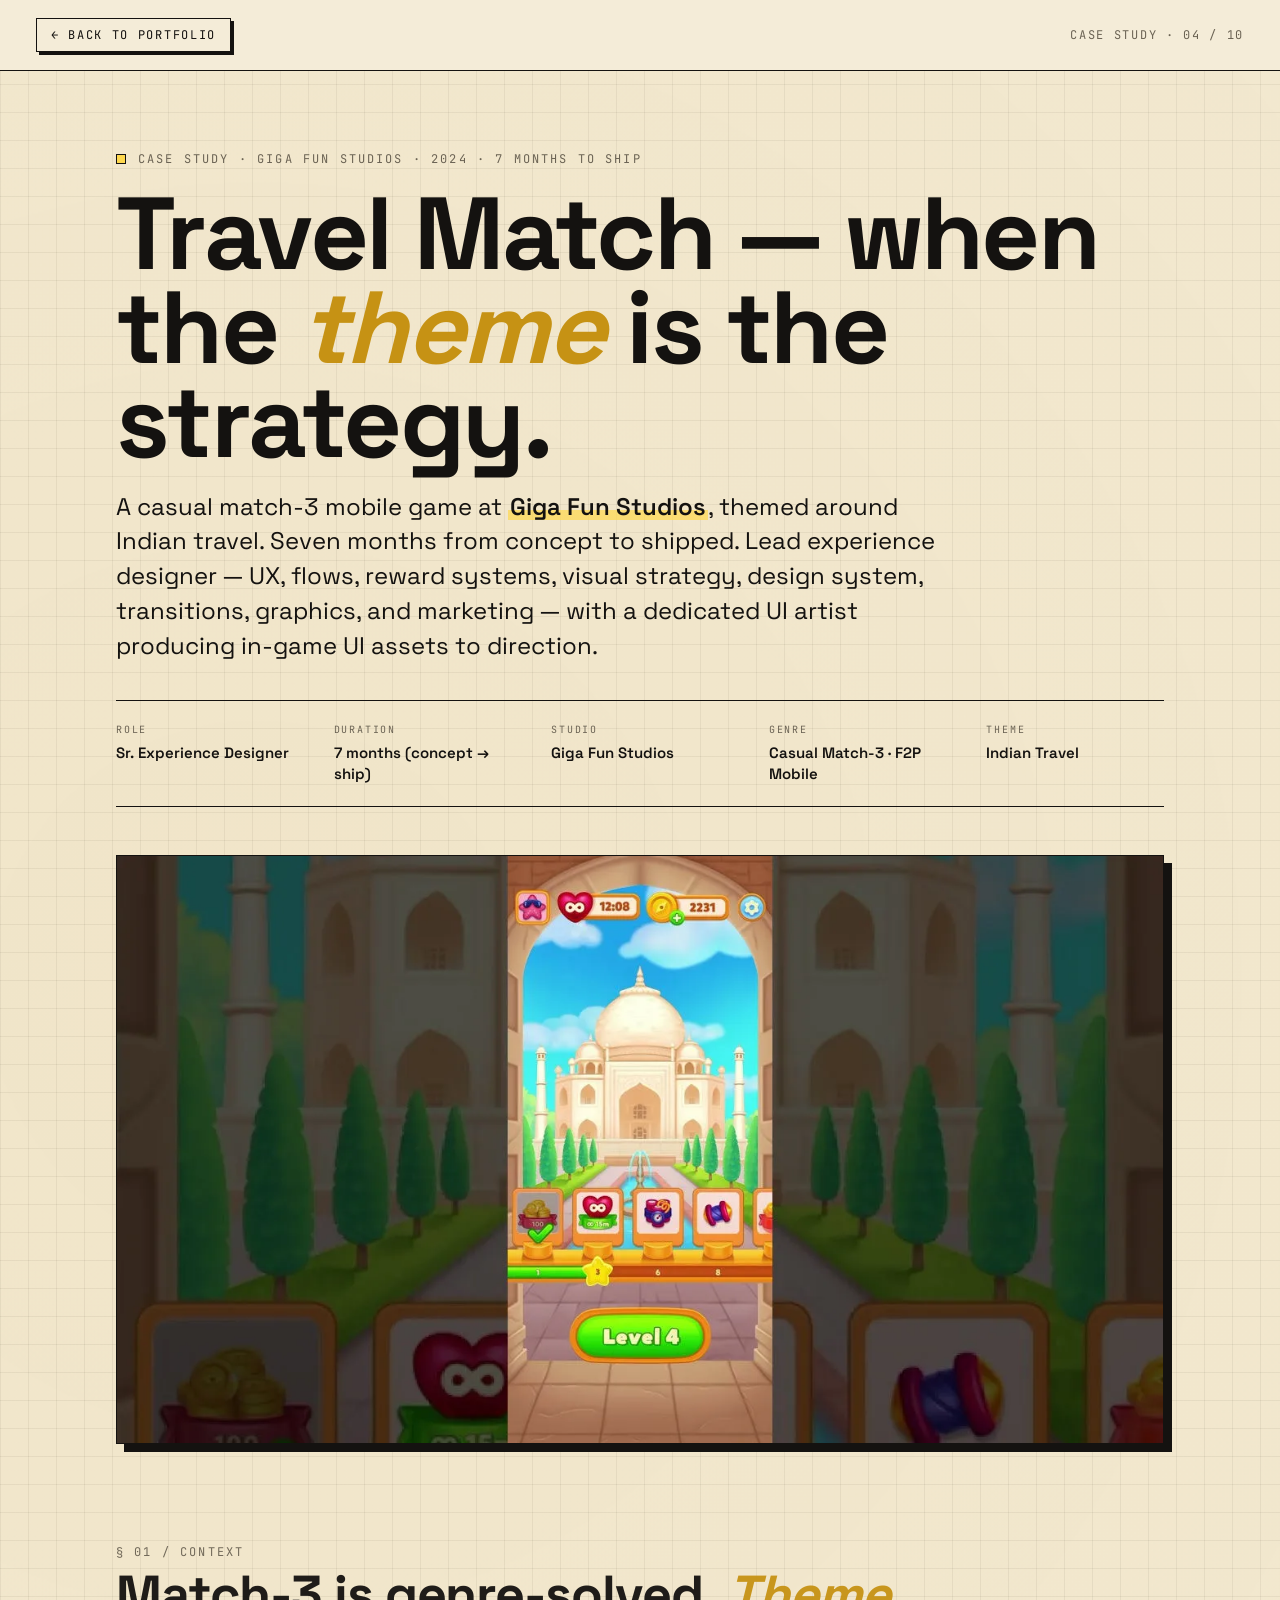
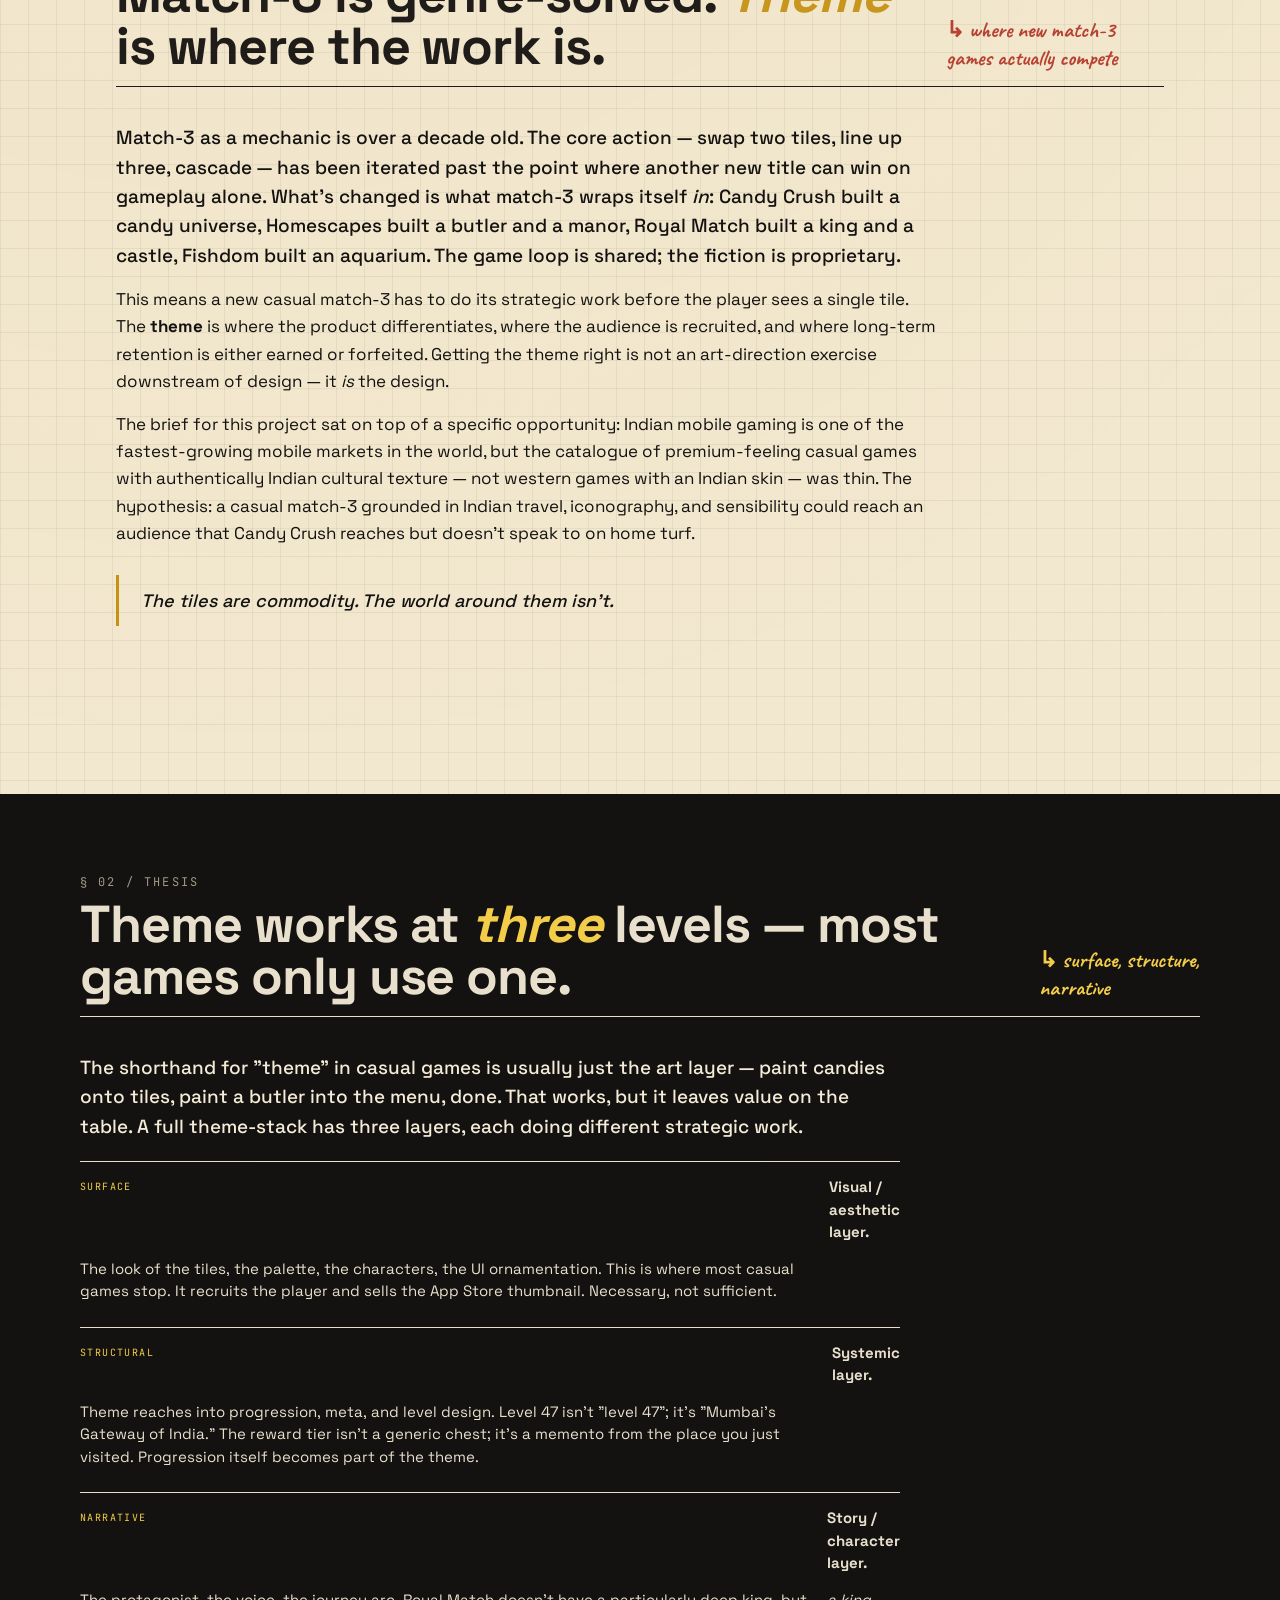
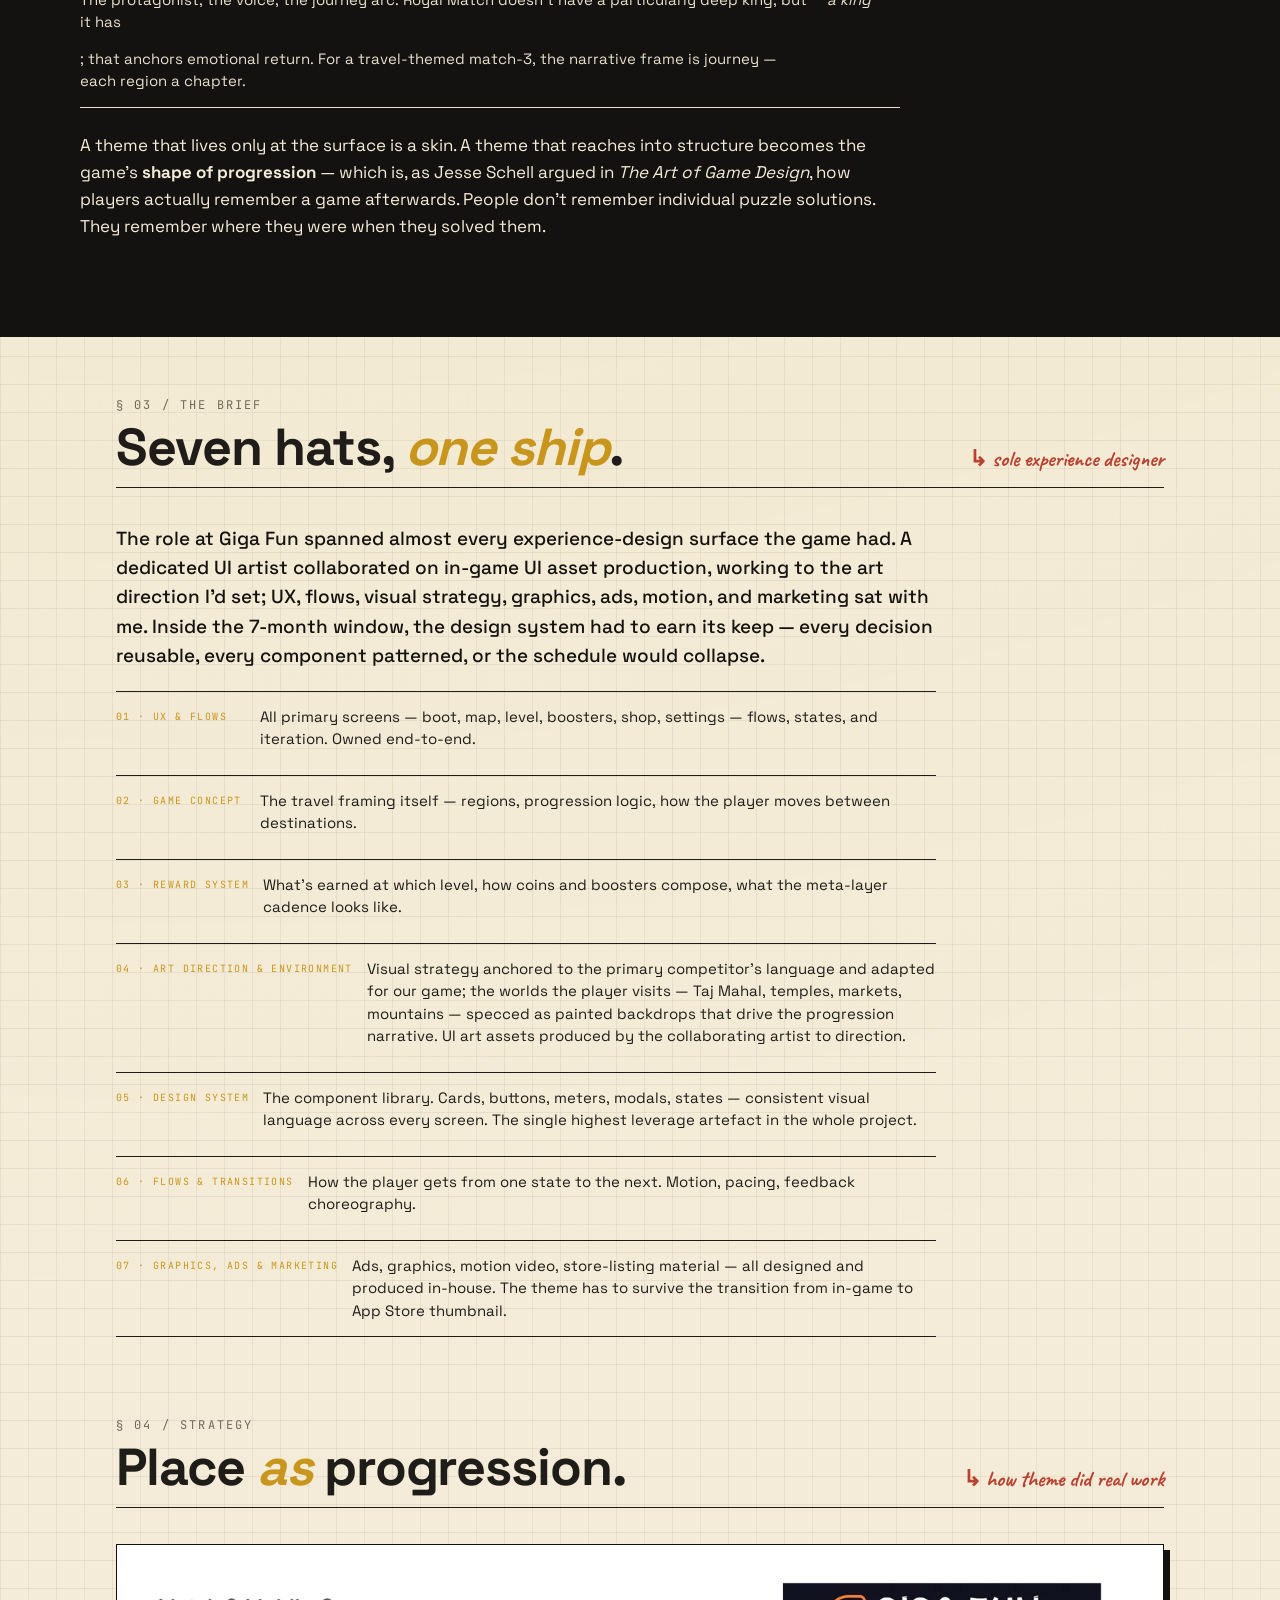
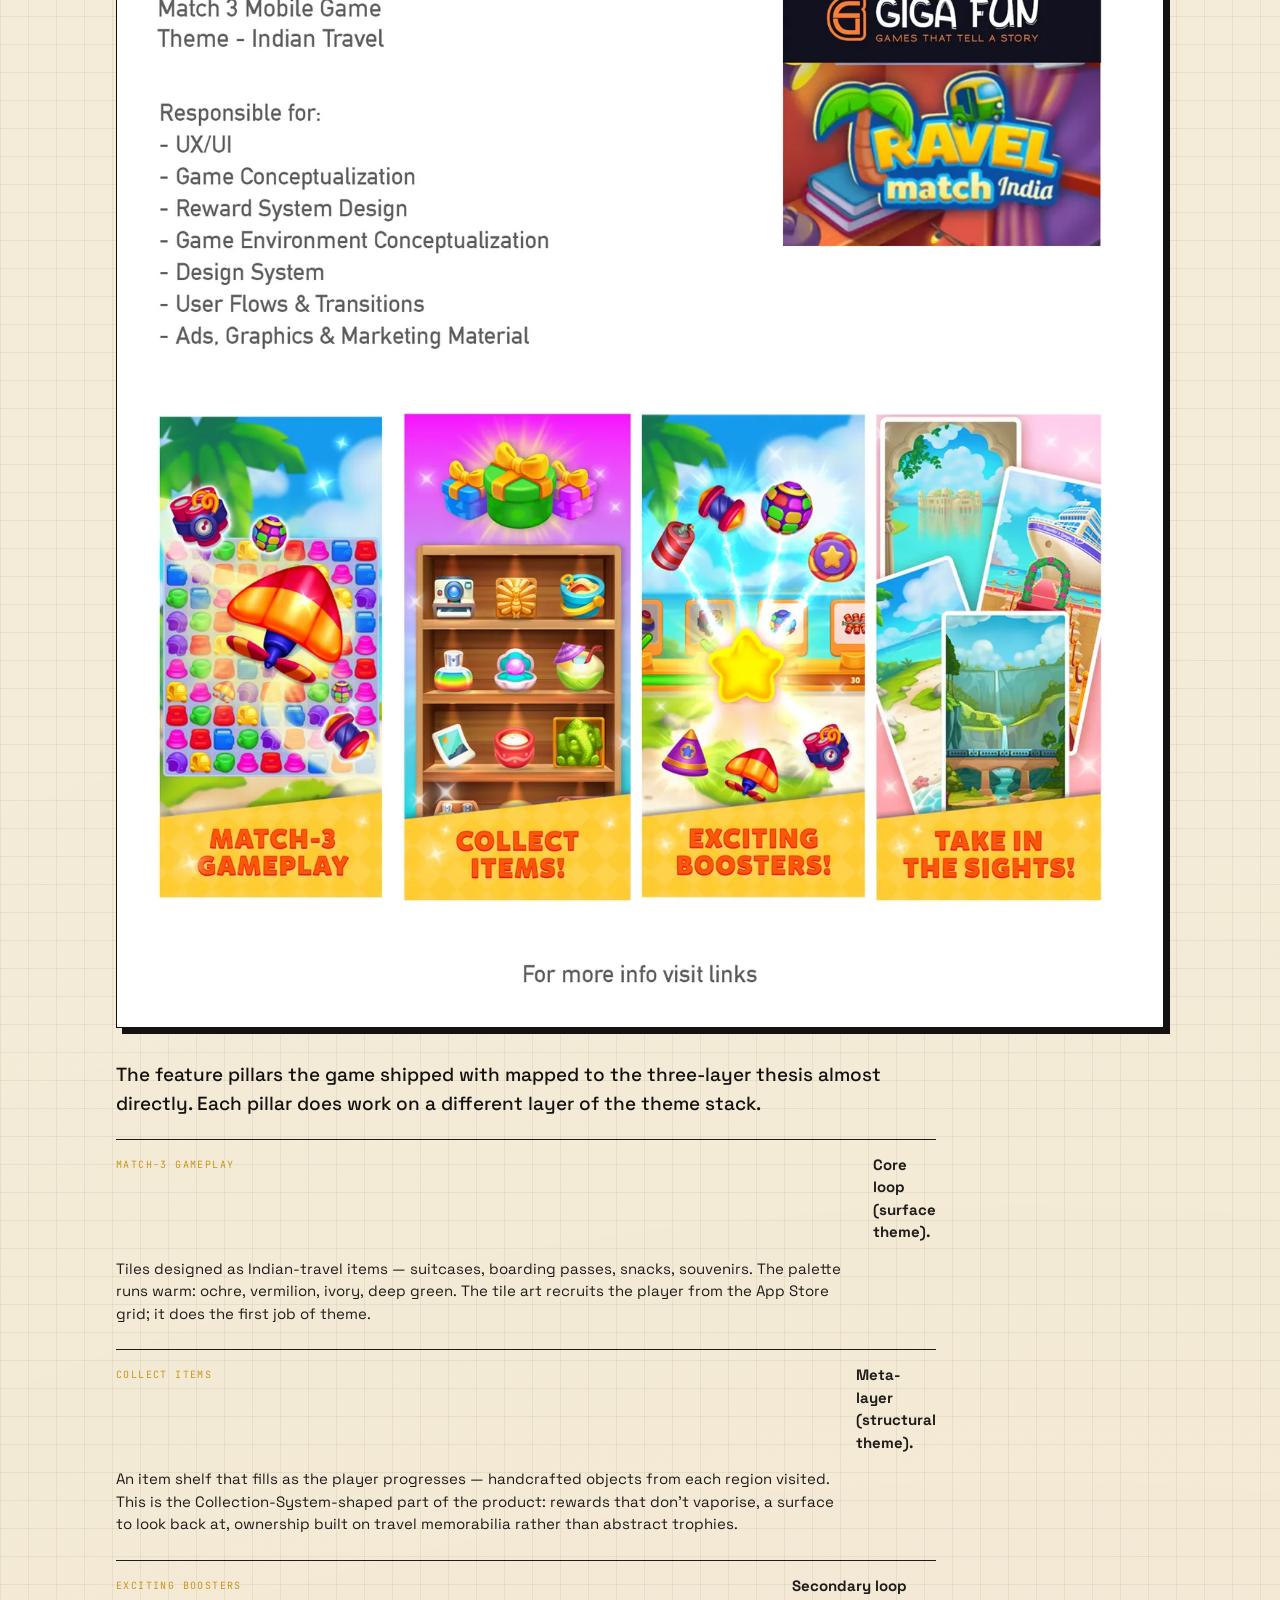
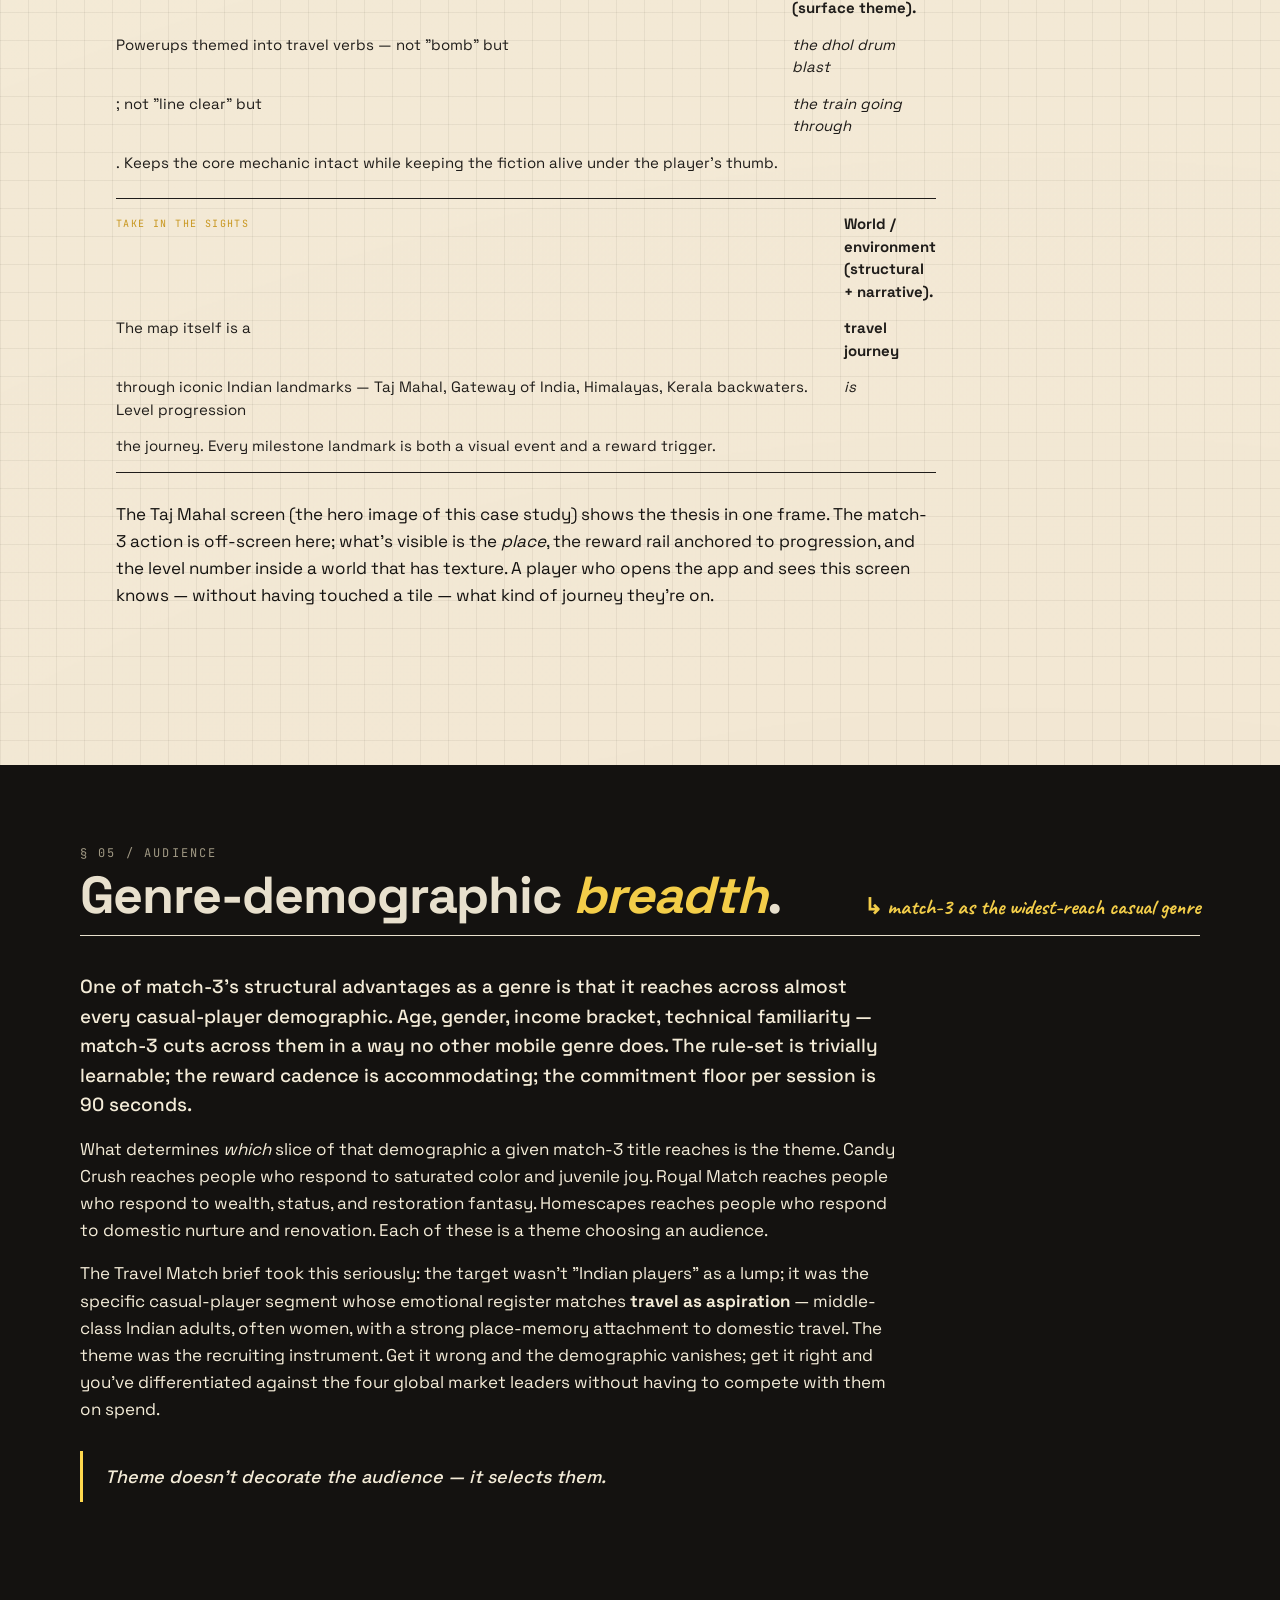
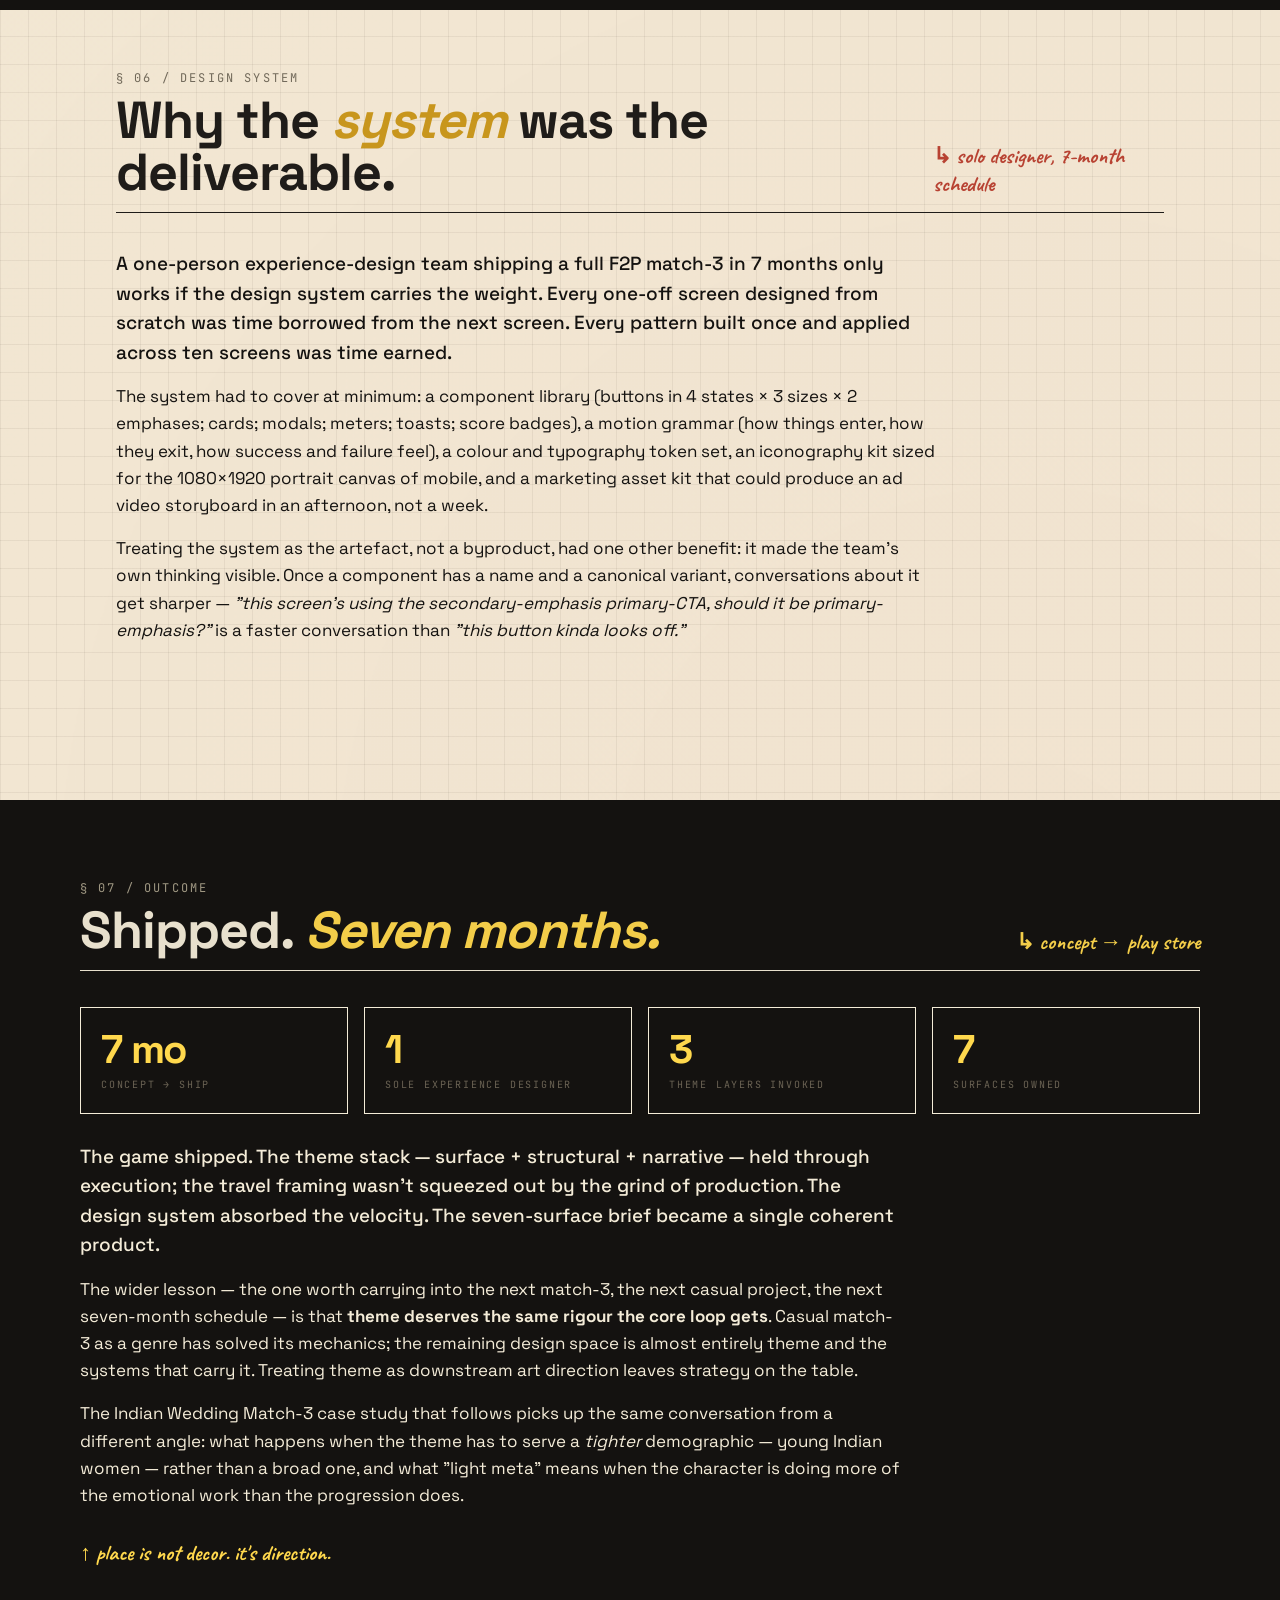
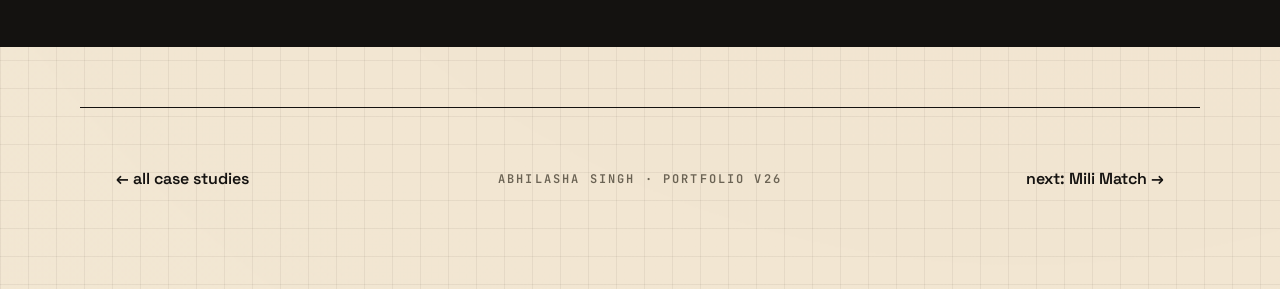
<file: case-studies/travel-match3.html>
<!doctype html>
<html lang="en">
<head>
<meta charset="utf-8" />
<meta name="viewport" content="width=device-width,initial-scale=1" />
<title>Travel Match-3 — Theme as Structure · Abhilasha Singh</title>
<link rel="preconnect" href="https://fonts.googleapis.com">
<link rel="preconnect" href="https://fonts.gstatic.com" crossorigin>
<link href="https://fonts.googleapis.com/css2?family=Space+Grotesk:wght@400;500;600;700&family=JetBrains+Mono:wght@400;500;700&family=Caveat:wght@500;700&display=swap" rel="stylesheet">
<link rel="stylesheet" href="case-study.css">
</head>
<body>

<!-- Top bar -->
<div class="topbar">
  <a class="back" href="../index.html">← back to portfolio</a>
  <div class="crumb">Case Study · 04 / 10</div>
</div>

<!-- Hero -->
<header class="hero">
  <div class="eyebrow"><span class="tick"></span><span>Case Study · Giga Fun Studios · 2024 · 7 months to ship</span></div>
  <h1>Travel Match — when the <em>theme</em> is the strategy.</h1>
  <p class="sub">A casual match-3 mobile game at <b>Giga Fun Studios</b>, themed around Indian travel. Seven months from concept to shipped. Lead experience designer — UX, flows, reward systems, visual strategy, design system, transitions, graphics, and marketing — with a dedicated UI artist producing in-game UI assets to direction.</p>

  <dl class="meta-grid">
    <div><dt>Role</dt><dd>Sr. Experience Designer</dd></div>
    <div><dt>Duration</dt><dd>7 months (concept → ship)</dd></div>
    <div><dt>Studio</dt><dd>Giga Fun Studios</dd></div>
    <div><dt>Genre</dt><dd>Casual Match-3 · F2P Mobile</dd></div>
    <div><dt>Theme</dt><dd>Indian Travel</dd></div>
  </dl>

  <div class="hero-img">
    <img src="../assets/case-studies/travel-match3/02.webp" alt="Travel Match-3 — Taj Mahal level progression screen">
  </div>
</header>

<!-- CONTEXT -->
<section class="block">
  <div class="sec-head">
    <div>
      <div class="sec-num">§ 01 / Context</div>
      <h2 class="sec-title">Match-3 is genre-solved. <em>Theme</em> is where the work is.</h2>
    </div>
    <div class="sec-kick">↳ where new match-3 games actually compete</div>
  </div>
  <div class="prose">
    <p class="lead">Match-3 as a mechanic is over a decade old. The core action — swap two tiles, line up three, cascade — has been iterated past the point where another new title can win on gameplay alone. What's changed is what match-3 wraps itself <em>in</em>: Candy Crush built a candy universe, Homescapes built a butler and a manor, Royal Match built a king and a castle, Fishdom built an aquarium. The game loop is shared; the fiction is proprietary.</p>

    <p>This means a new casual match-3 has to do its strategic work before the player sees a single tile. The <b>theme</b> is where the product differentiates, where the audience is recruited, and where long-term retention is either earned or forfeited. Getting the theme right is not an art-direction exercise downstream of design — it <em>is</em> the design.</p>

    <p>The brief for this project sat on top of a specific opportunity: Indian mobile gaming is one of the fastest-growing mobile markets in the world, but the catalogue of premium-feeling casual games with authentically Indian cultural texture — not western games with an Indian skin — was thin. The hypothesis: a casual match-3 grounded in Indian travel, iconography, and sensibility could reach an audience that Candy Crush reaches but doesn't speak to on home turf.</p>

    <div class="pull-quote">The tiles are commodity. The world around them isn't.</div>
  </div>
</section>

<!-- THEME AS STRUCTURE (dark) -->
<section class="block dark">
  <div class="inner">
    <div class="sec-head" style="border-bottom-color:var(--paper)">
      <div>
        <div class="sec-num">§ 02 / Thesis</div>
        <h2 class="sec-title">Theme works at <em>three</em> levels — most games only use one.</h2>
      </div>
      <div class="sec-kick">↳ surface, structure, narrative</div>
    </div>
    <div class="prose">
      <p class="lead">The shorthand for "theme" in casual games is usually just the art layer — paint candies onto tiles, paint a butler into the menu, done. That works, but it leaves value on the table. A full theme-stack has three layers, each doing different strategic work.</p>

      <ul class="principle-list">
        <li data-tag="Surface"><b>Visual / aesthetic layer.</b> The look of the tiles, the palette, the characters, the UI ornamentation. This is where most casual games stop. It recruits the player and sells the App Store thumbnail. Necessary, not sufficient.</li>
        <li data-tag="Structural"><b>Systemic layer.</b> Theme reaches into progression, meta, and level design. Level 47 isn't "level 47"; it's "Mumbai's Gateway of India." The reward tier isn't a generic chest; it's a memento from the place you just visited. Progression itself becomes part of the theme.</li>
        <li data-tag="Narrative"><b>Story / character layer.</b> The protagonist, the voice, the journey arc. Royal Match doesn't have a particularly deep king, but it has <em>a king</em>; that anchors emotional return. For a travel-themed match-3, the narrative frame is journey — each region a chapter.</li>
      </ul>

      <p style="margin-top:24px">A theme that lives only at the surface is a skin. A theme that reaches into structure becomes the game's <b>shape of progression</b> — which is, as Jesse Schell argued in <em>The Art of Game Design</em>, how players actually remember a game afterwards. People don't remember individual puzzle solutions. They remember where they were when they solved them.</p>
    </div>
  </div>
</section>

<!-- BRIEF -->
<section class="block">
  <div class="sec-head">
    <div>
      <div class="sec-num">§ 03 / The Brief</div>
      <h2 class="sec-title">Seven hats, <em>one ship</em>.</h2>
    </div>
    <div class="sec-kick">↳ sole experience designer</div>
  </div>
  <div class="prose">
    <p class="lead">The role at Giga Fun spanned almost every experience-design surface the game had. A dedicated UI artist collaborated on in-game UI asset production, working to the art direction I'd set; UX, flows, visual strategy, graphics, ads, motion, and marketing sat with me. Inside the 7-month window, the design system had to earn its keep — every decision reusable, every component patterned, or the schedule would collapse.</p>

    <ul class="principle-list">
      <li data-tag="01 · UX &amp; flows">All primary screens — boot, map, level, boosters, shop, settings — flows, states, and iteration. Owned end-to-end.</li>
      <li data-tag="02 · Game concept">The travel framing itself — regions, progression logic, how the player moves between destinations.</li>
      <li data-tag="03 · Reward system">What's earned at which level, how coins and boosters compose, what the meta-layer cadence looks like.</li>
      <li data-tag="04 · Art direction &amp; environment">Visual strategy anchored to the primary competitor's language and adapted for our game; the worlds the player visits — Taj Mahal, temples, markets, mountains — specced as painted backdrops that drive the progression narrative. UI art assets produced by the collaborating artist to direction.</li>
      <li data-tag="05 · Design system">The component library. Cards, buttons, meters, modals, states — consistent visual language across every screen. The single highest leverage artefact in the whole project.</li>
      <li data-tag="06 · Flows &amp; transitions">How the player gets from one state to the next. Motion, pacing, feedback choreography.</li>
      <li data-tag="07 · Graphics, ads &amp; marketing">Ads, graphics, motion video, store-listing material — all designed and produced in-house. The theme has to survive the transition from in-game to App Store thumbnail.</li>
    </ul>
  </div>
</section>

<!-- STRATEGY -->
<section class="block">
  <div class="sec-head">
    <div>
      <div class="sec-num">§ 04 / Strategy</div>
      <h2 class="sec-title">Place <em>as</em> progression.</h2>
    </div>
    <div class="sec-kick">↳ how theme did real work</div>
  </div>

  <div class="wide-mock">
    <img src="../assets/case-studies/travel-match3/03.webp" alt="Travel Match pillars — match-3 gameplay, collect items, exciting boosters, take in the sights">
  </div>

  <div class="prose" style="margin-top:28px">
    <p class="lead">The feature pillars the game shipped with mapped to the three-layer thesis almost directly. Each pillar does work on a different layer of the theme stack.</p>

    <ul class="principle-list">
      <li data-tag="Match-3 gameplay"><b>Core loop (surface theme).</b> Tiles designed as Indian-travel items — suitcases, boarding passes, snacks, souvenirs. The palette runs warm: ochre, vermilion, ivory, deep green. The tile art recruits the player from the App Store grid; it does the first job of theme.</li>
        <li data-tag="Collect items"><b>Meta-layer (structural theme).</b> An item shelf that fills as the player progresses — handcrafted objects from each region visited. This is the Collection-System-shaped part of the product: rewards that don't vaporise, a surface to look back at, ownership built on travel memorabilia rather than abstract trophies.</li>
      <li data-tag="Exciting boosters"><b>Secondary loop (surface theme).</b> Powerups themed into travel verbs — not "bomb" but <em>the dhol drum blast</em>; not "line clear" but <em>the train going through</em>. Keeps the core mechanic intact while keeping the fiction alive under the player's thumb.</li>
      <li data-tag="Take in the sights"><b>World / environment (structural + narrative).</b> The map itself is a <b>travel journey</b> through iconic Indian landmarks — Taj Mahal, Gateway of India, Himalayas, Kerala backwaters. Level progression <em>is</em> the journey. Every milestone landmark is both a visual event and a reward trigger.</li>
    </ul>

    <p style="margin-top:28px">The Taj Mahal screen (the hero image of this case study) shows the thesis in one frame. The match-3 action is off-screen here; what's visible is the <em>place</em>, the reward rail anchored to progression, and the level number inside a world that has texture. A player who opens the app and sees this screen knows — without having touched a tile — what kind of journey they're on.</p>
  </div>
</section>

<!-- AUDIENCE -->
<section class="block dark">
  <div class="inner">
    <div class="sec-head" style="border-bottom-color:var(--paper)">
      <div>
        <div class="sec-num">§ 05 / Audience</div>
        <h2 class="sec-title">Genre-demographic <em>breadth</em>.</h2>
      </div>
      <div class="sec-kick">↳ match-3 as the widest-reach casual genre</div>
    </div>
    <div class="prose">
      <p class="lead">One of match-3's structural advantages as a genre is that it reaches across almost every casual-player demographic. Age, gender, income bracket, technical familiarity — match-3 cuts across them in a way no other mobile genre does. The rule-set is trivially learnable; the reward cadence is accommodating; the commitment floor per session is 90 seconds.</p>

      <p>What determines <em>which</em> slice of that demographic a given match-3 title reaches is the theme. Candy Crush reaches people who respond to saturated color and juvenile joy. Royal Match reaches people who respond to wealth, status, and restoration fantasy. Homescapes reaches people who respond to domestic nurture and renovation. Each of these is a theme choosing an audience.</p>

      <p>The Travel Match brief took this seriously: the target wasn't "Indian players" as a lump; it was the specific casual-player segment whose emotional register matches <b>travel as aspiration</b> — middle-class Indian adults, often women, with a strong place-memory attachment to domestic travel. The theme was the recruiting instrument. Get it wrong and the demographic vanishes; get it right and you've differentiated against the four global market leaders without having to compete with them on spend.</p>

      <div class="pull-quote">Theme doesn't decorate the audience — it selects them.</div>
    </div>
  </div>
</section>

<!-- DESIGN SYSTEM -->
<section class="block">
  <div class="sec-head">
    <div>
      <div class="sec-num">§ 06 / Design System</div>
      <h2 class="sec-title">Why the <em>system</em> was the deliverable.</h2>
    </div>
    <div class="sec-kick">↳ solo designer, 7-month schedule</div>
  </div>
  <div class="prose">
    <p class="lead">A one-person experience-design team shipping a full F2P match-3 in 7 months only works if the design system carries the weight. Every one-off screen designed from scratch was time borrowed from the next screen. Every pattern built once and applied across ten screens was time earned.</p>

    <p>The system had to cover at minimum: a component library (buttons in 4 states × 3 sizes × 2 emphases; cards; modals; meters; toasts; score badges), a motion grammar (how things enter, how they exit, how success and failure feel), a colour and typography token set, an iconography kit sized for the 1080×1920 portrait canvas of mobile, and a marketing asset kit that could produce an ad video storyboard in an afternoon, not a week.</p>

    <p>Treating the system as the artefact, not a byproduct, had one other benefit: it made the team's own thinking visible. Once a component has a name and a canonical variant, conversations about it get sharper — <em>"this screen's using the secondary-emphasis primary-CTA, should it be primary-emphasis?"</em> is a faster conversation than <em>"this button kinda looks off."</em></p>
  </div>
</section>

<!-- OUTCOME -->
<section class="block dark">
  <div class="inner">
    <div class="sec-head" style="border-bottom-color:var(--paper)">
      <div>
        <div class="sec-num">§ 07 / Outcome</div>
        <h2 class="sec-title">Shipped. <em>Seven months.</em></h2>
      </div>
      <div class="sec-kick">↳ concept → play store</div>
    </div>

    <div class="outcome-row">
      <div class="stat"><div class="n">7 mo</div><div class="l">Concept → ship</div></div>
      <div class="stat"><div class="n">1</div><div class="l">Sole experience designer</div></div>
      <div class="stat"><div class="n">3</div><div class="l">Theme layers invoked</div></div>
      <div class="stat"><div class="n">7</div><div class="l">Surfaces owned</div></div>
    </div>

    <div class="prose">
      <p class="lead">The game shipped. The theme stack — surface + structural + narrative — held through execution; the travel framing wasn't squeezed out by the grind of production. The design system absorbed the velocity. The seven-surface brief became a single coherent product.</p>

      <p>The wider lesson — the one worth carrying into the next match-3, the next casual project, the next seven-month schedule — is that <b>theme deserves the same rigour the core loop gets</b>. Casual match-3 as a genre has solved its mechanics; the remaining design space is almost entirely theme and the systems that carry it. Treating theme as downstream art direction leaves strategy on the table.</p>

      <p>The Indian Wedding Match-3 case study that follows picks up the same conversation from a different angle: what happens when the theme has to serve a <em>tighter</em> demographic — young Indian women — rather than a broad one, and what "light meta" means when the character is doing more of the emotional work than the progression does.</p>
    </div>
    <span class="note">↑ place is not decor. it's direction.</span>
  </div>
</section>

<!-- NEXT / BACK -->
<nav class="nextprev">
  <a href="../index.html#work">← all case studies</a>
  <a class="to-portfolio" href="../index.html">Abhilasha Singh · Portfolio v26</a>
  <a href="wedding-match3.html" style="text-align:right">next: Mili Match →</a>
</nav>

</body>
</html>
</file>
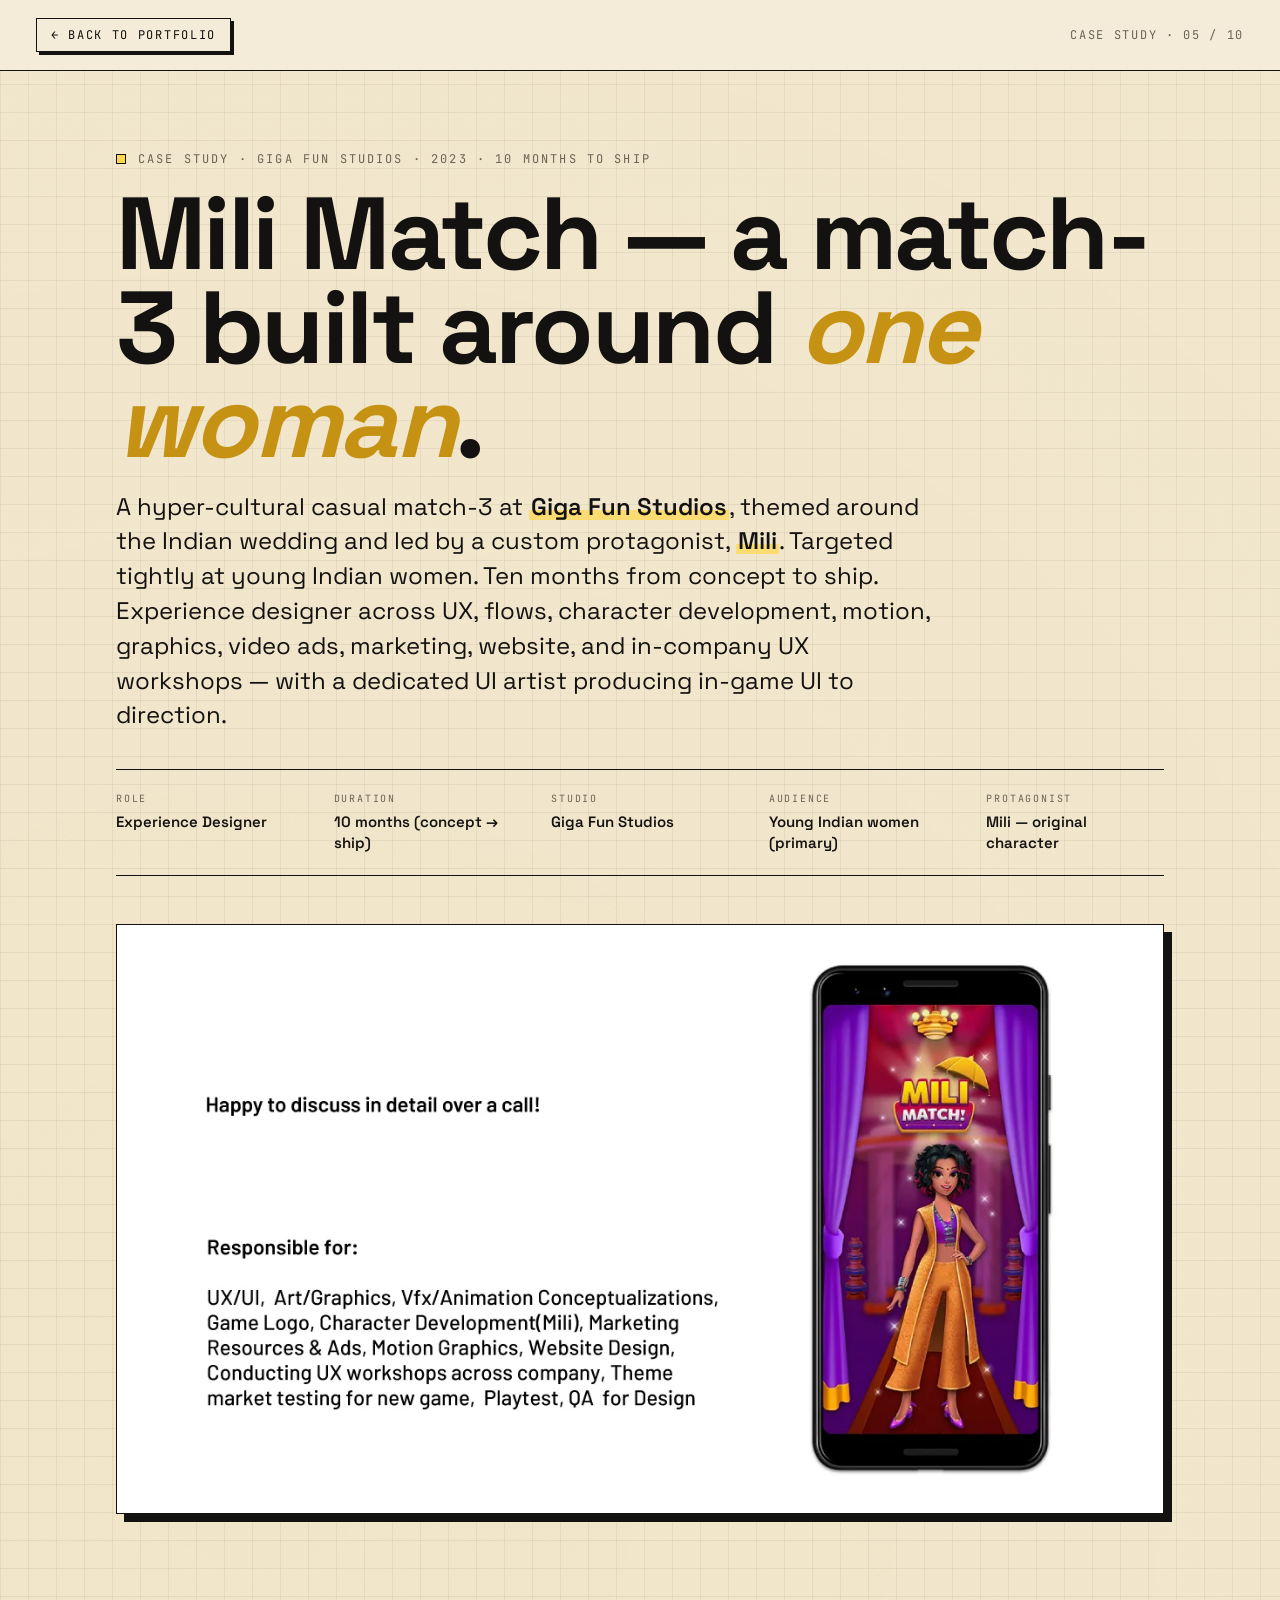
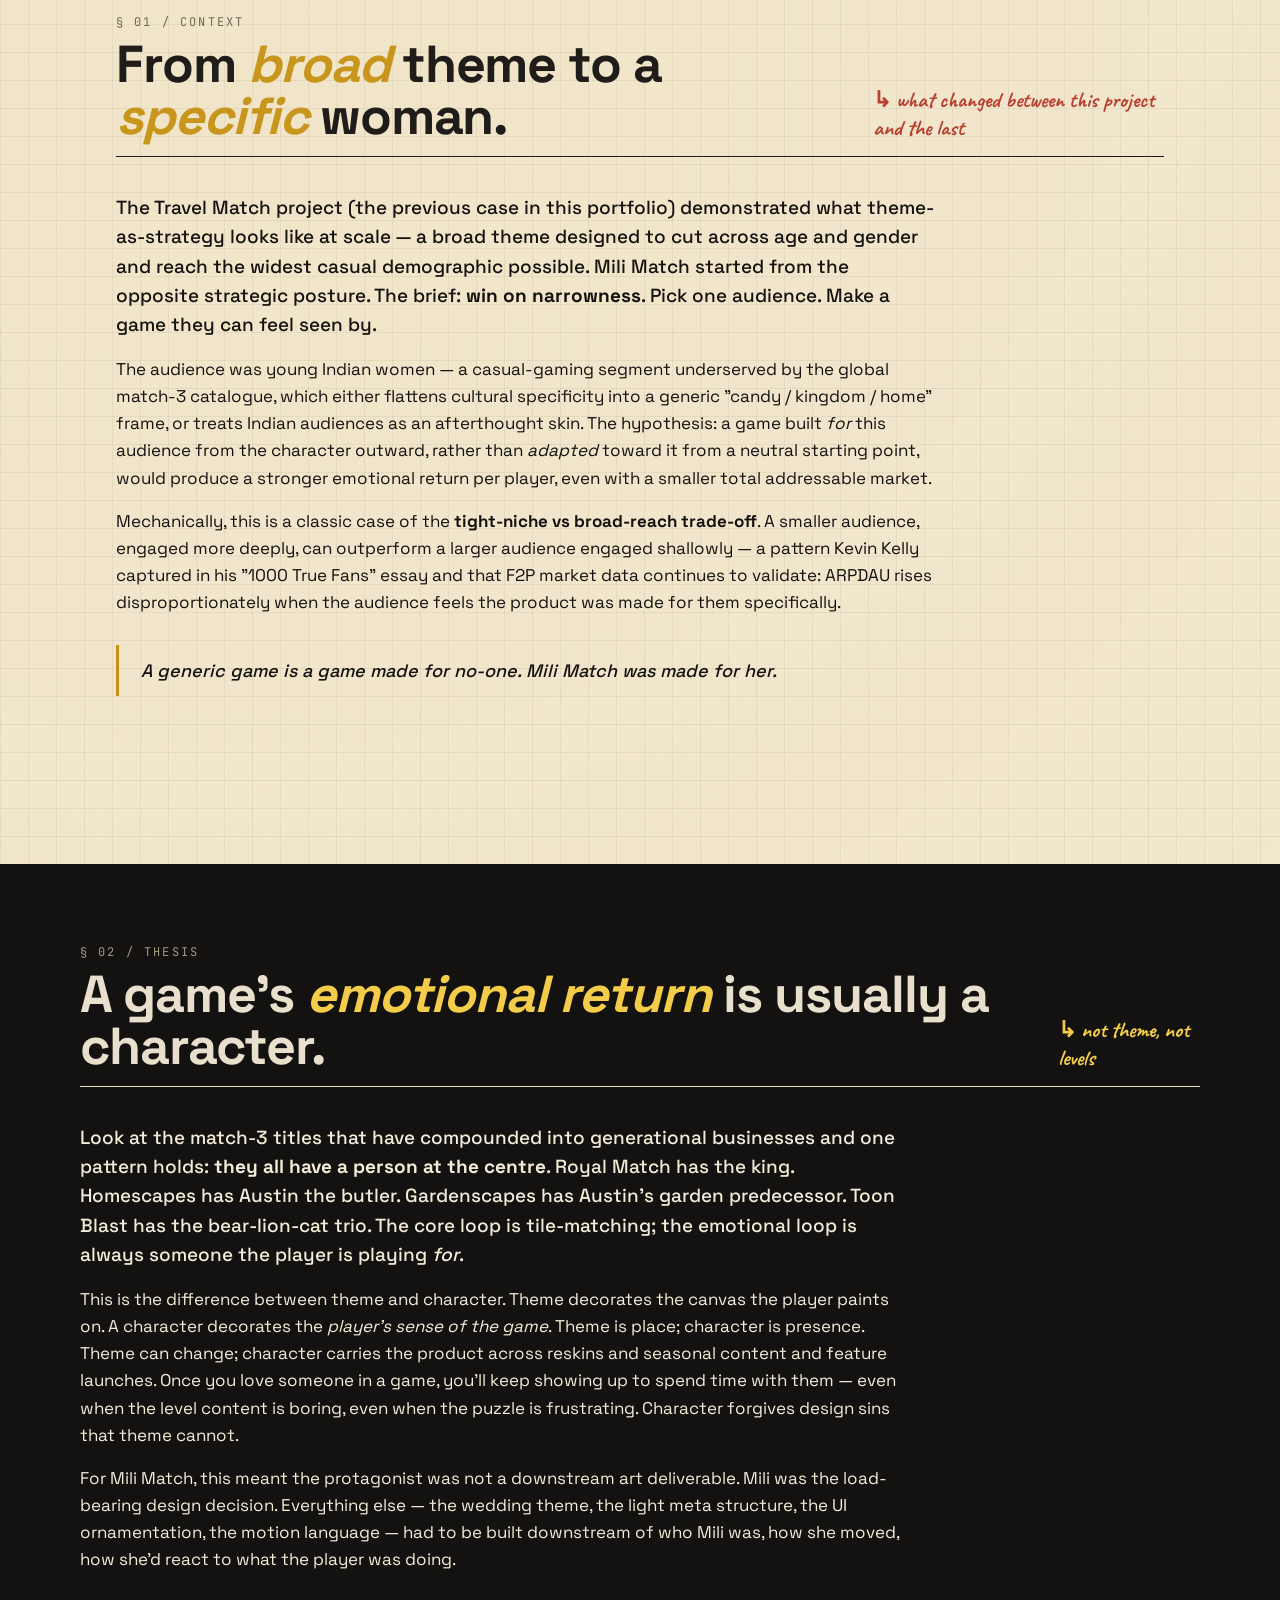
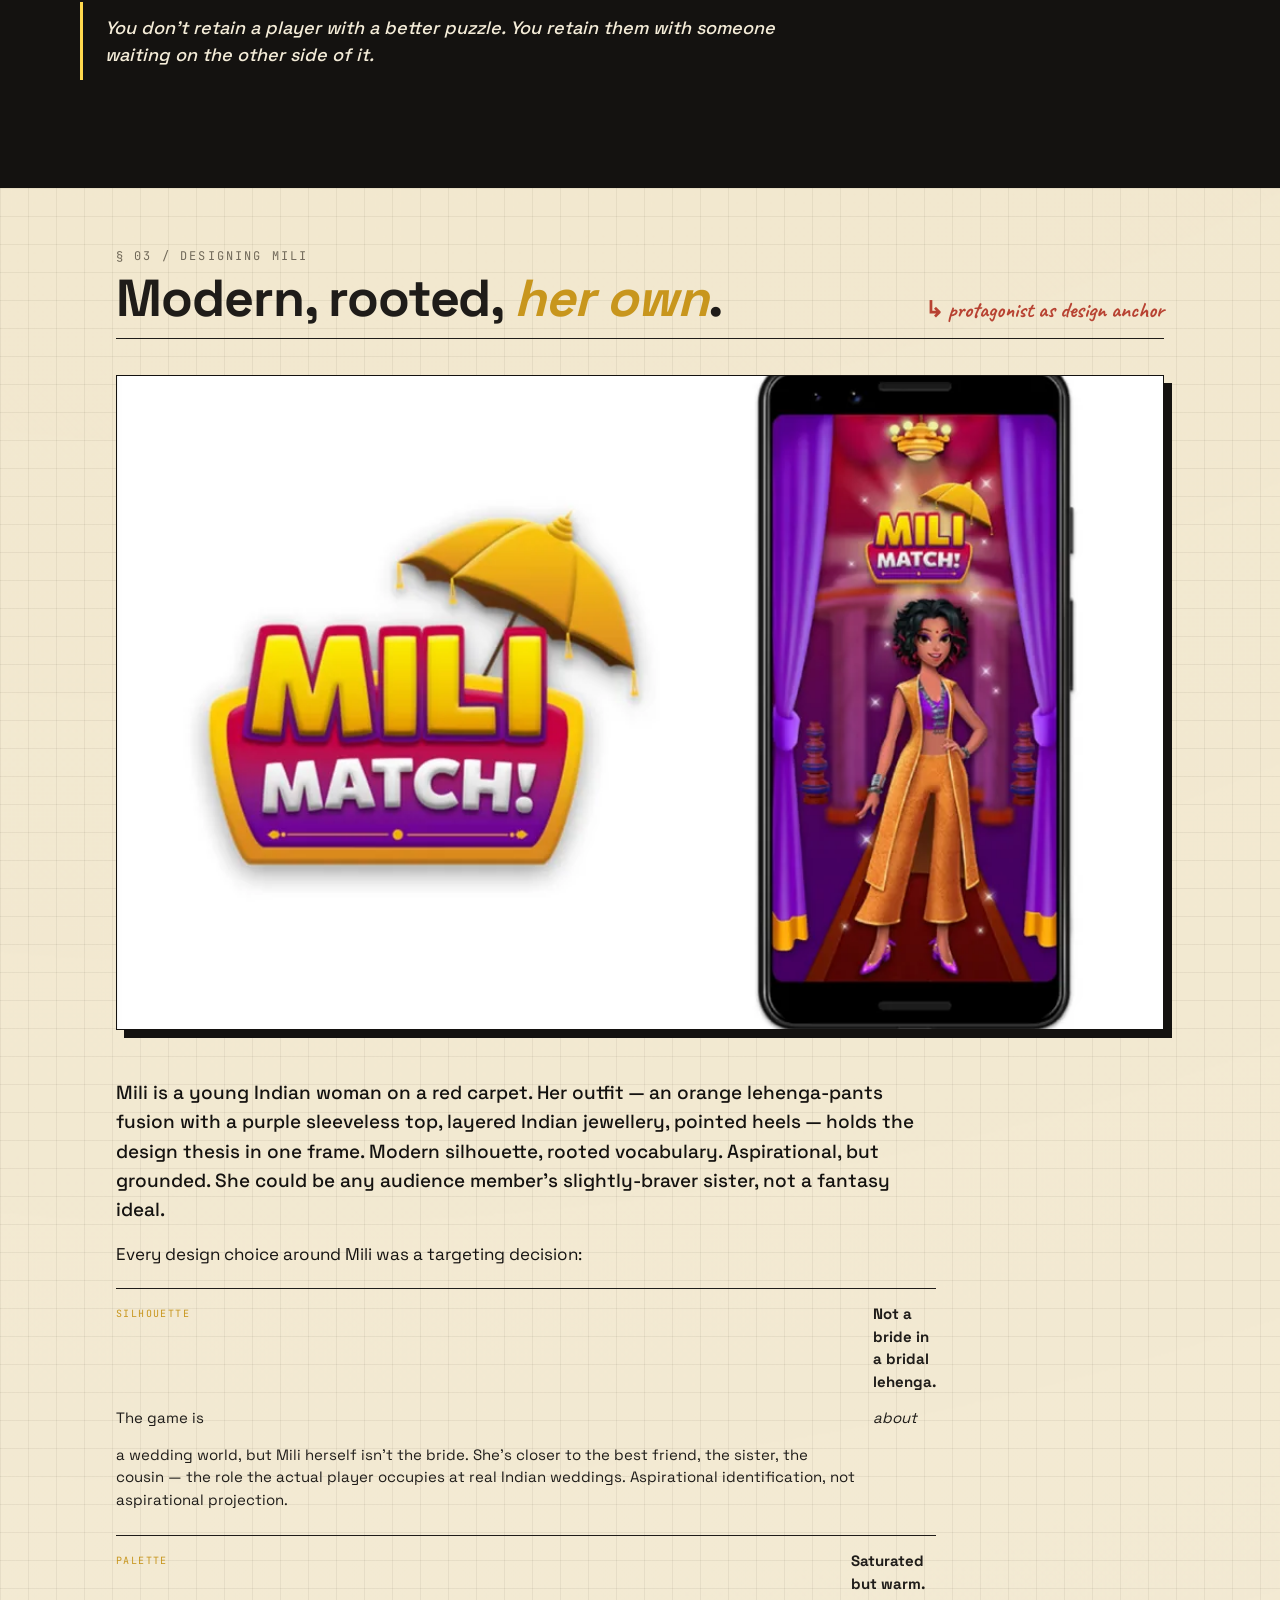
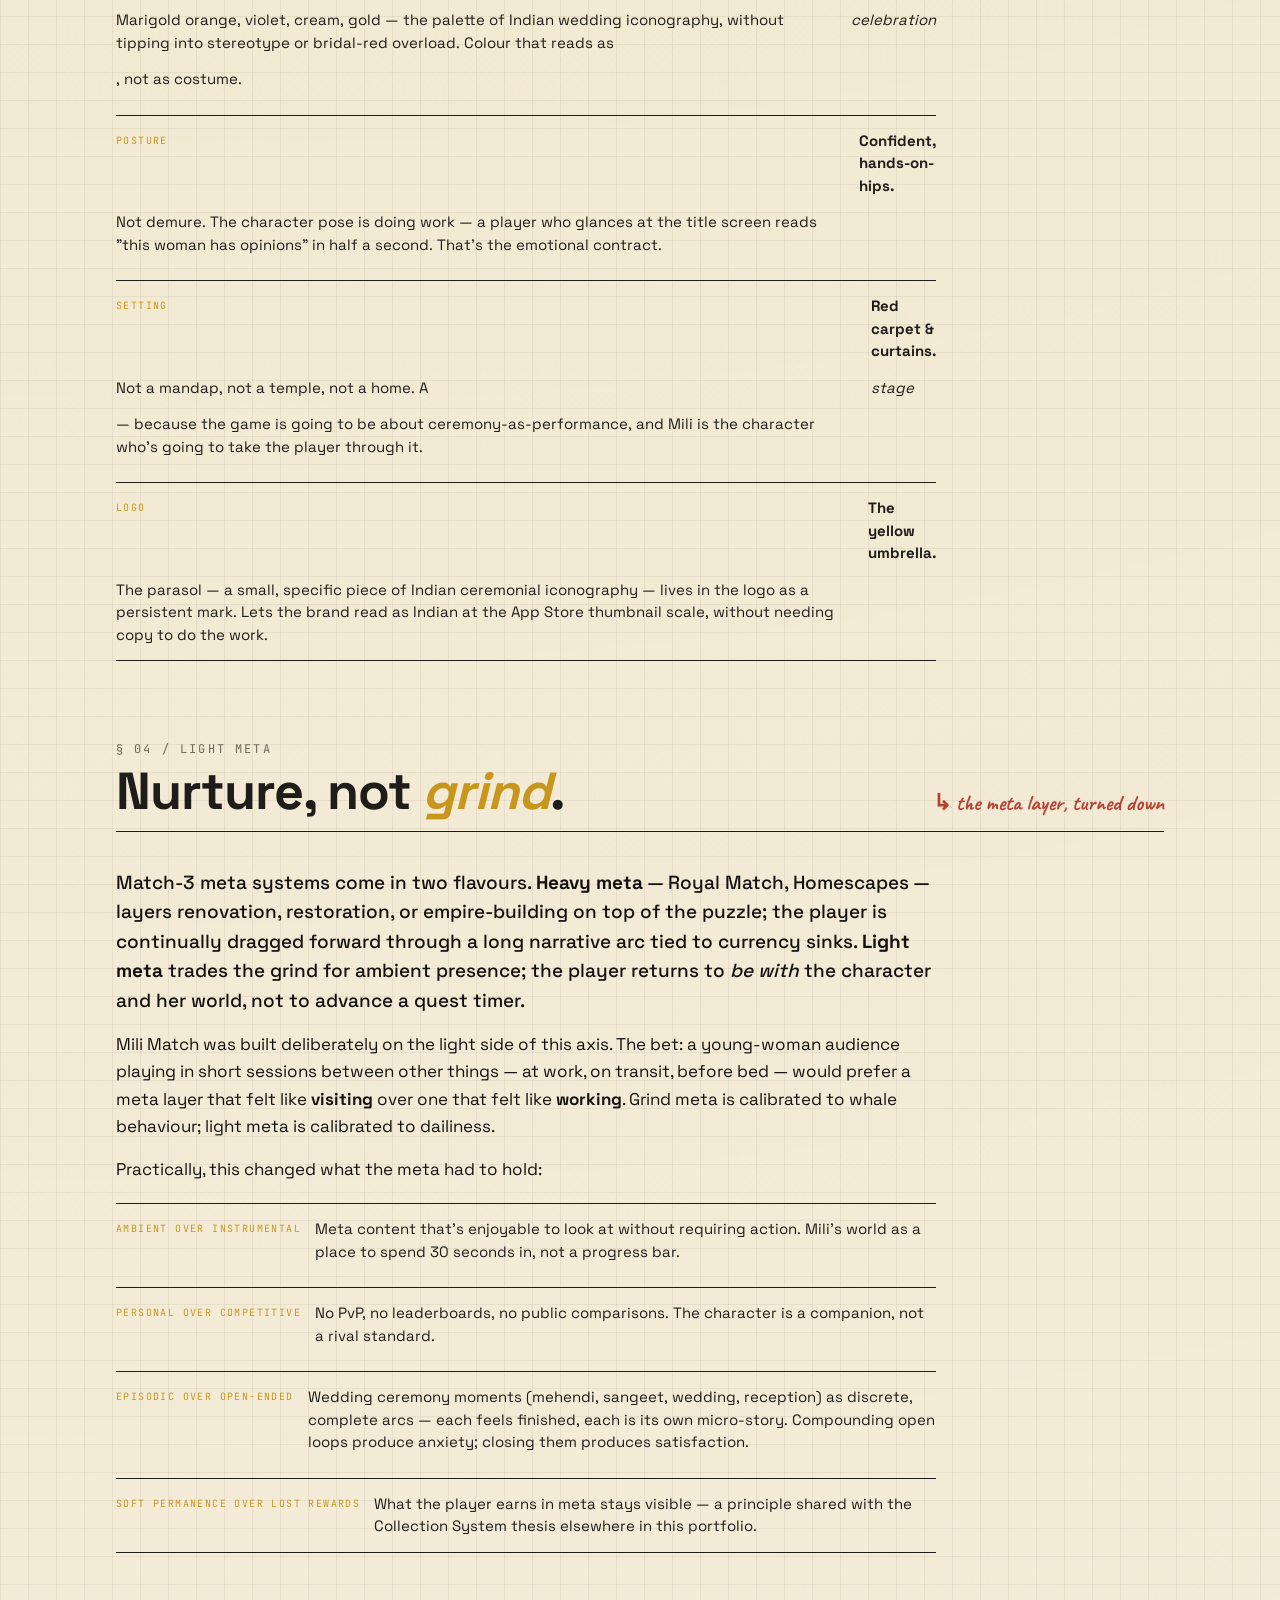
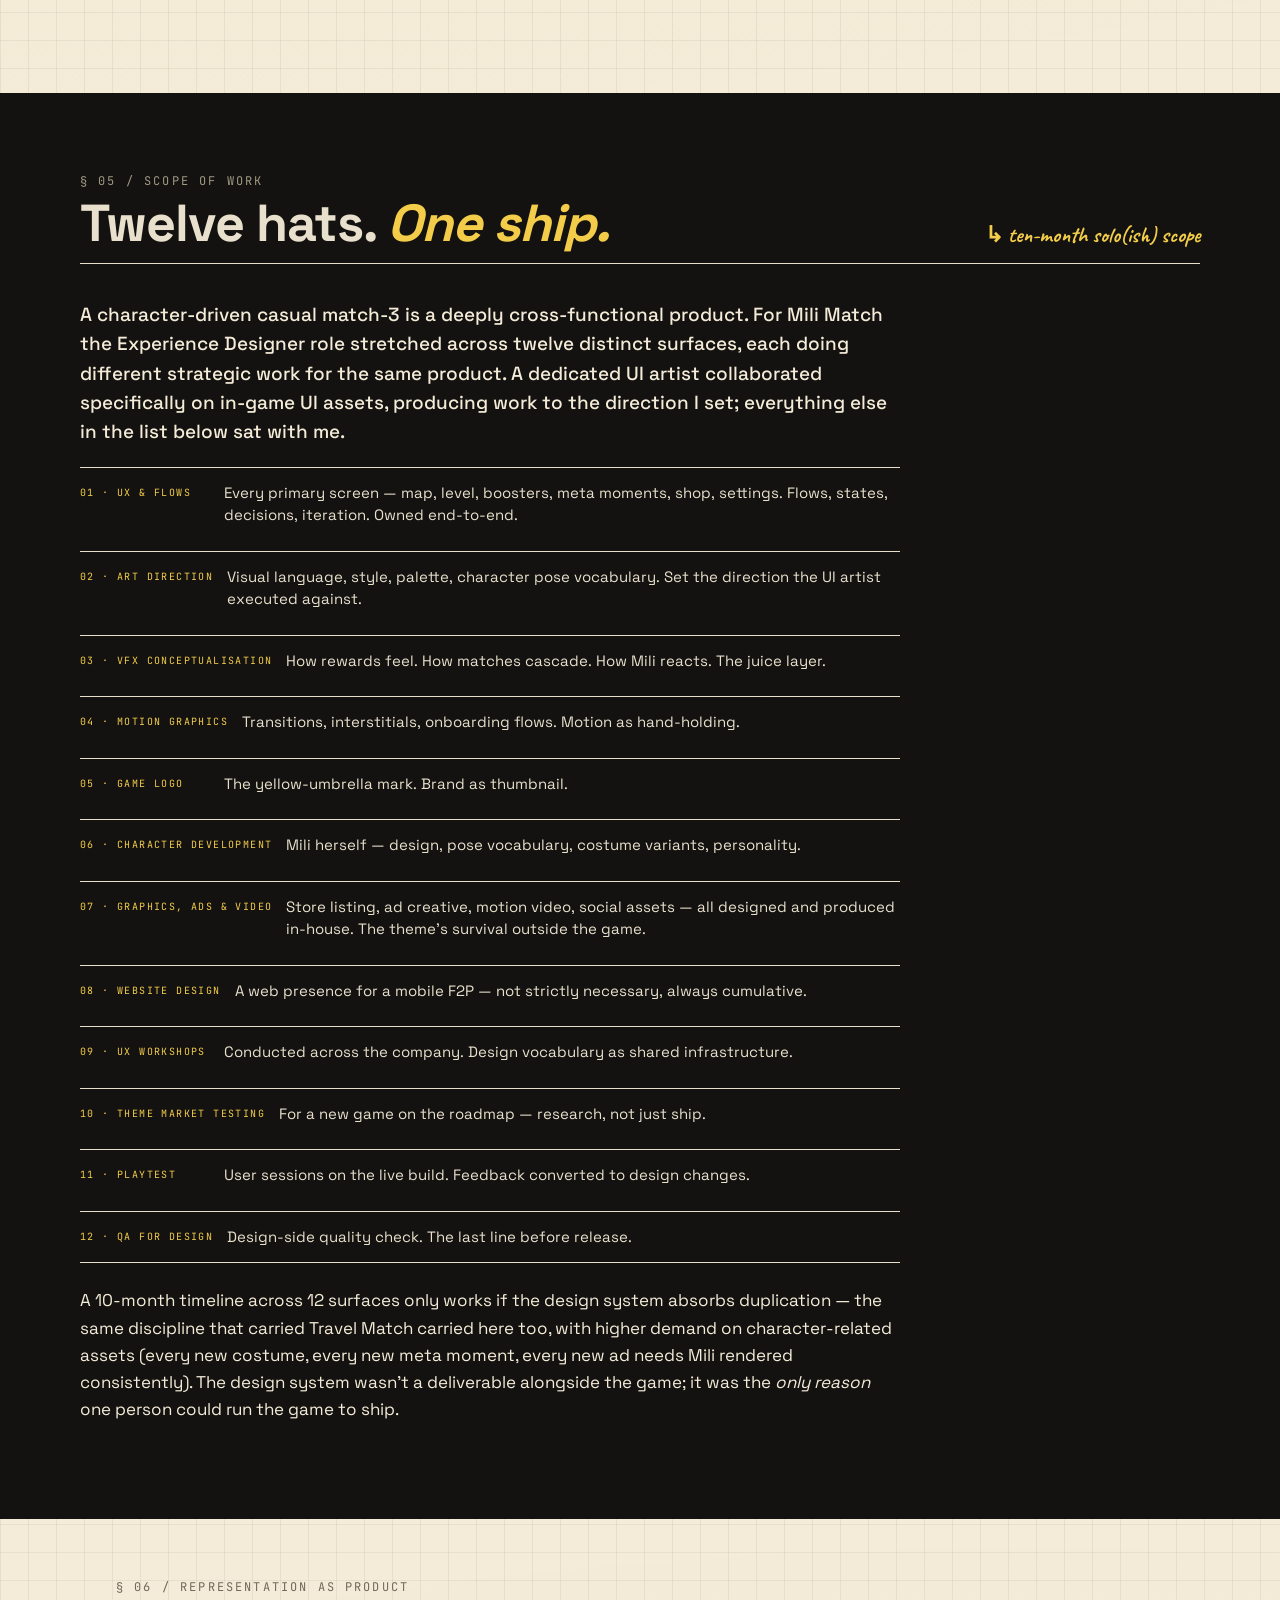
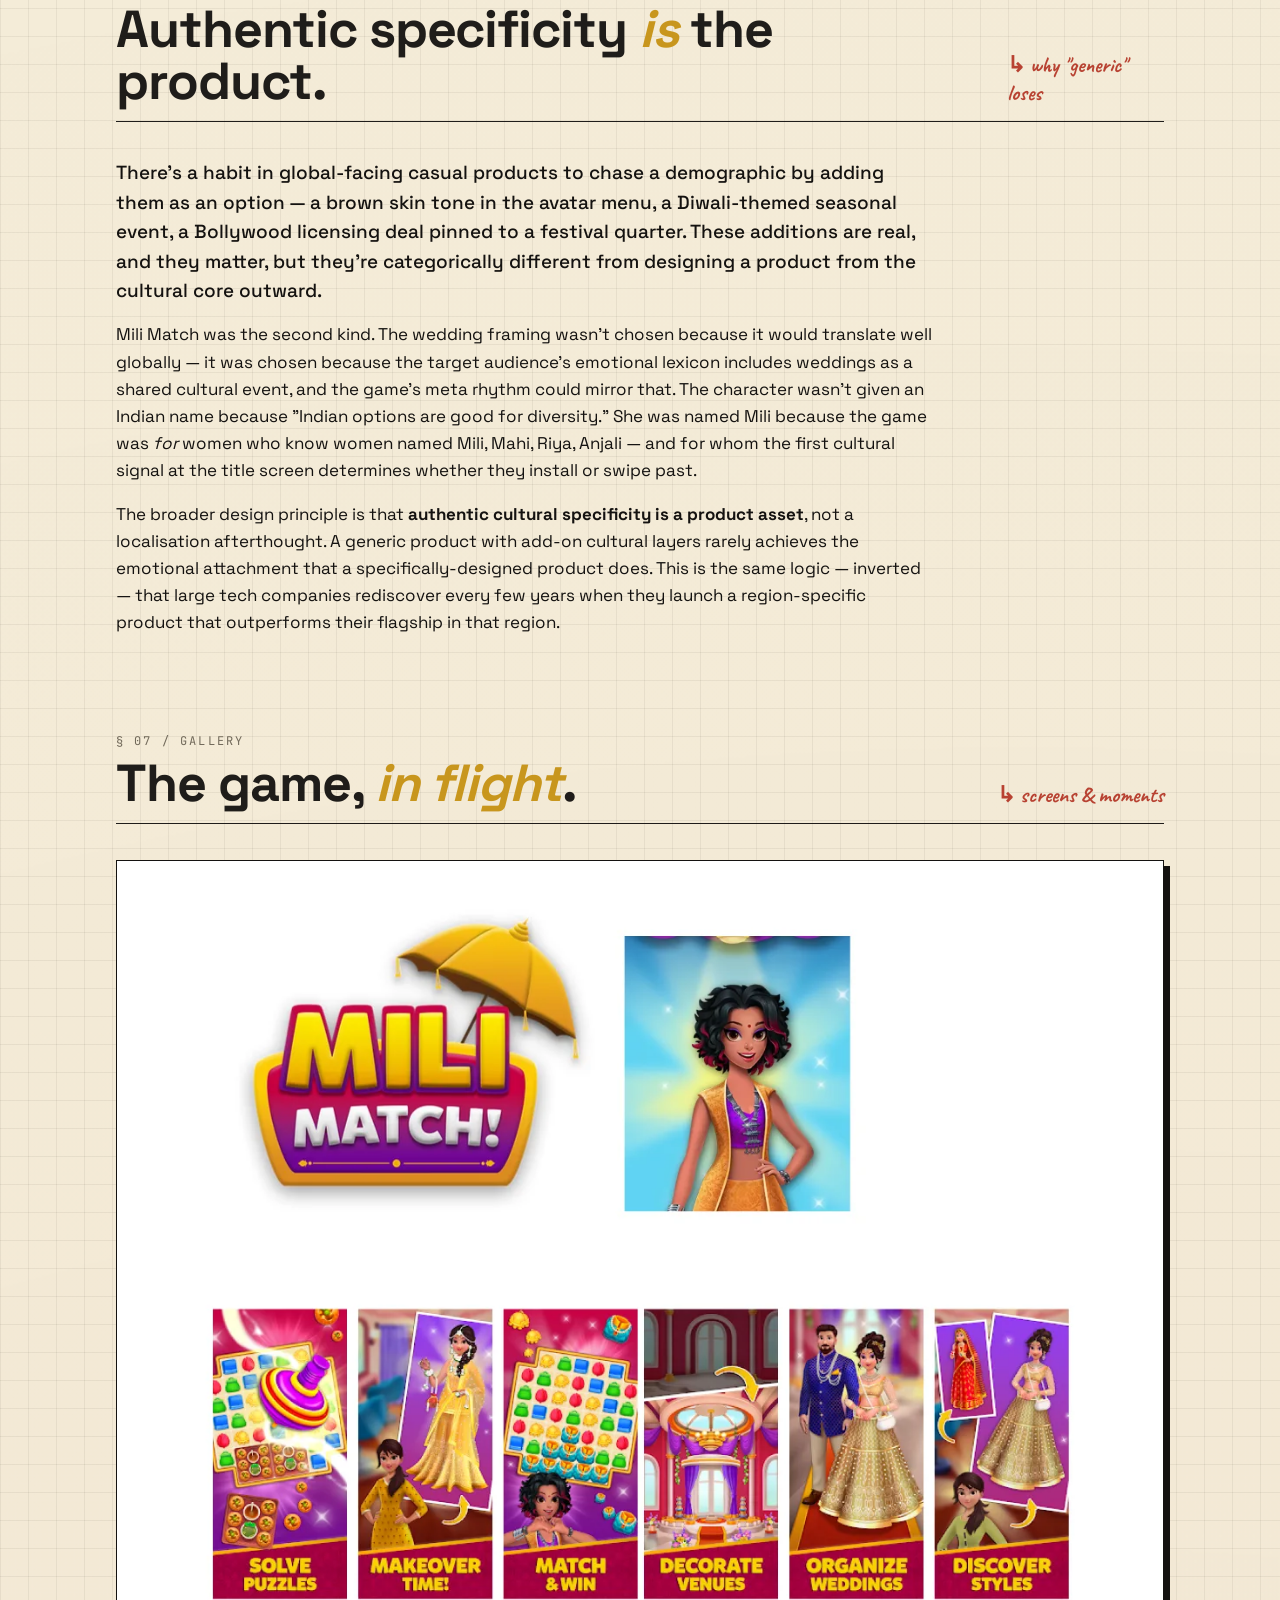
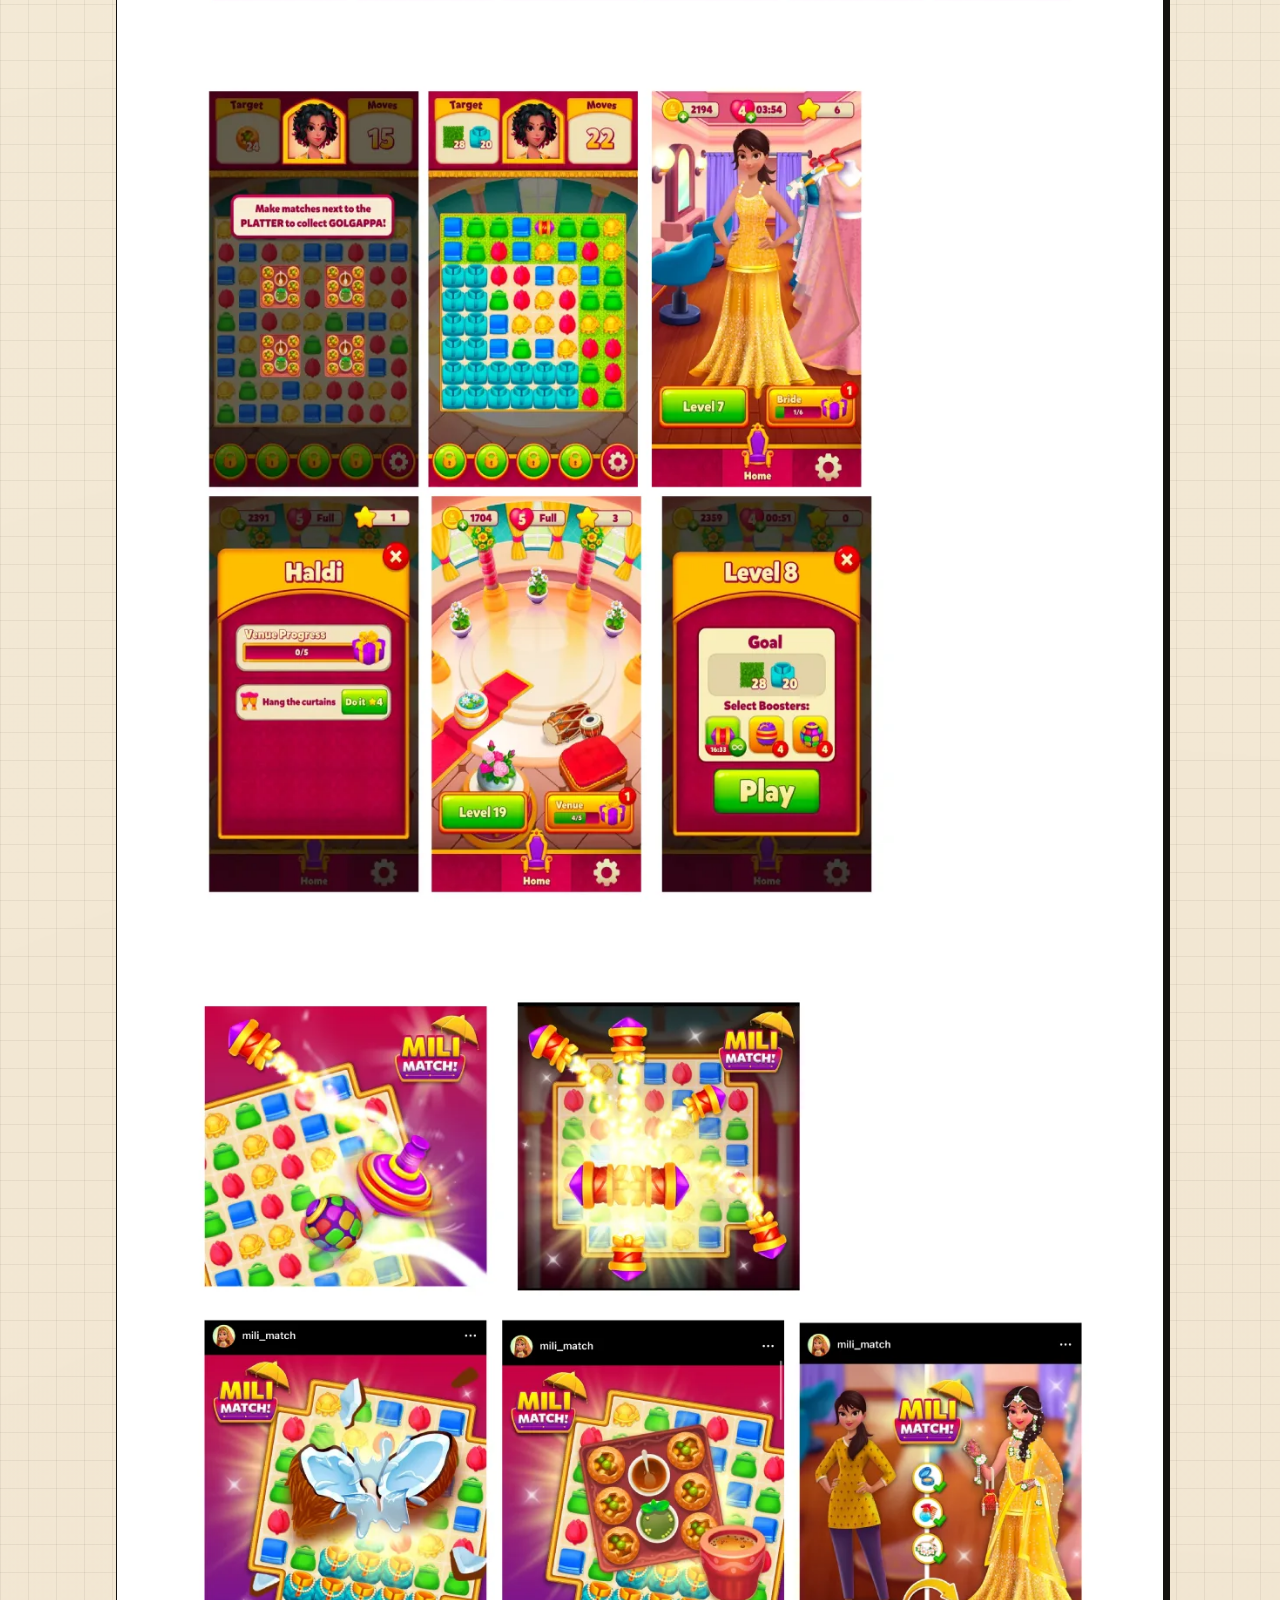
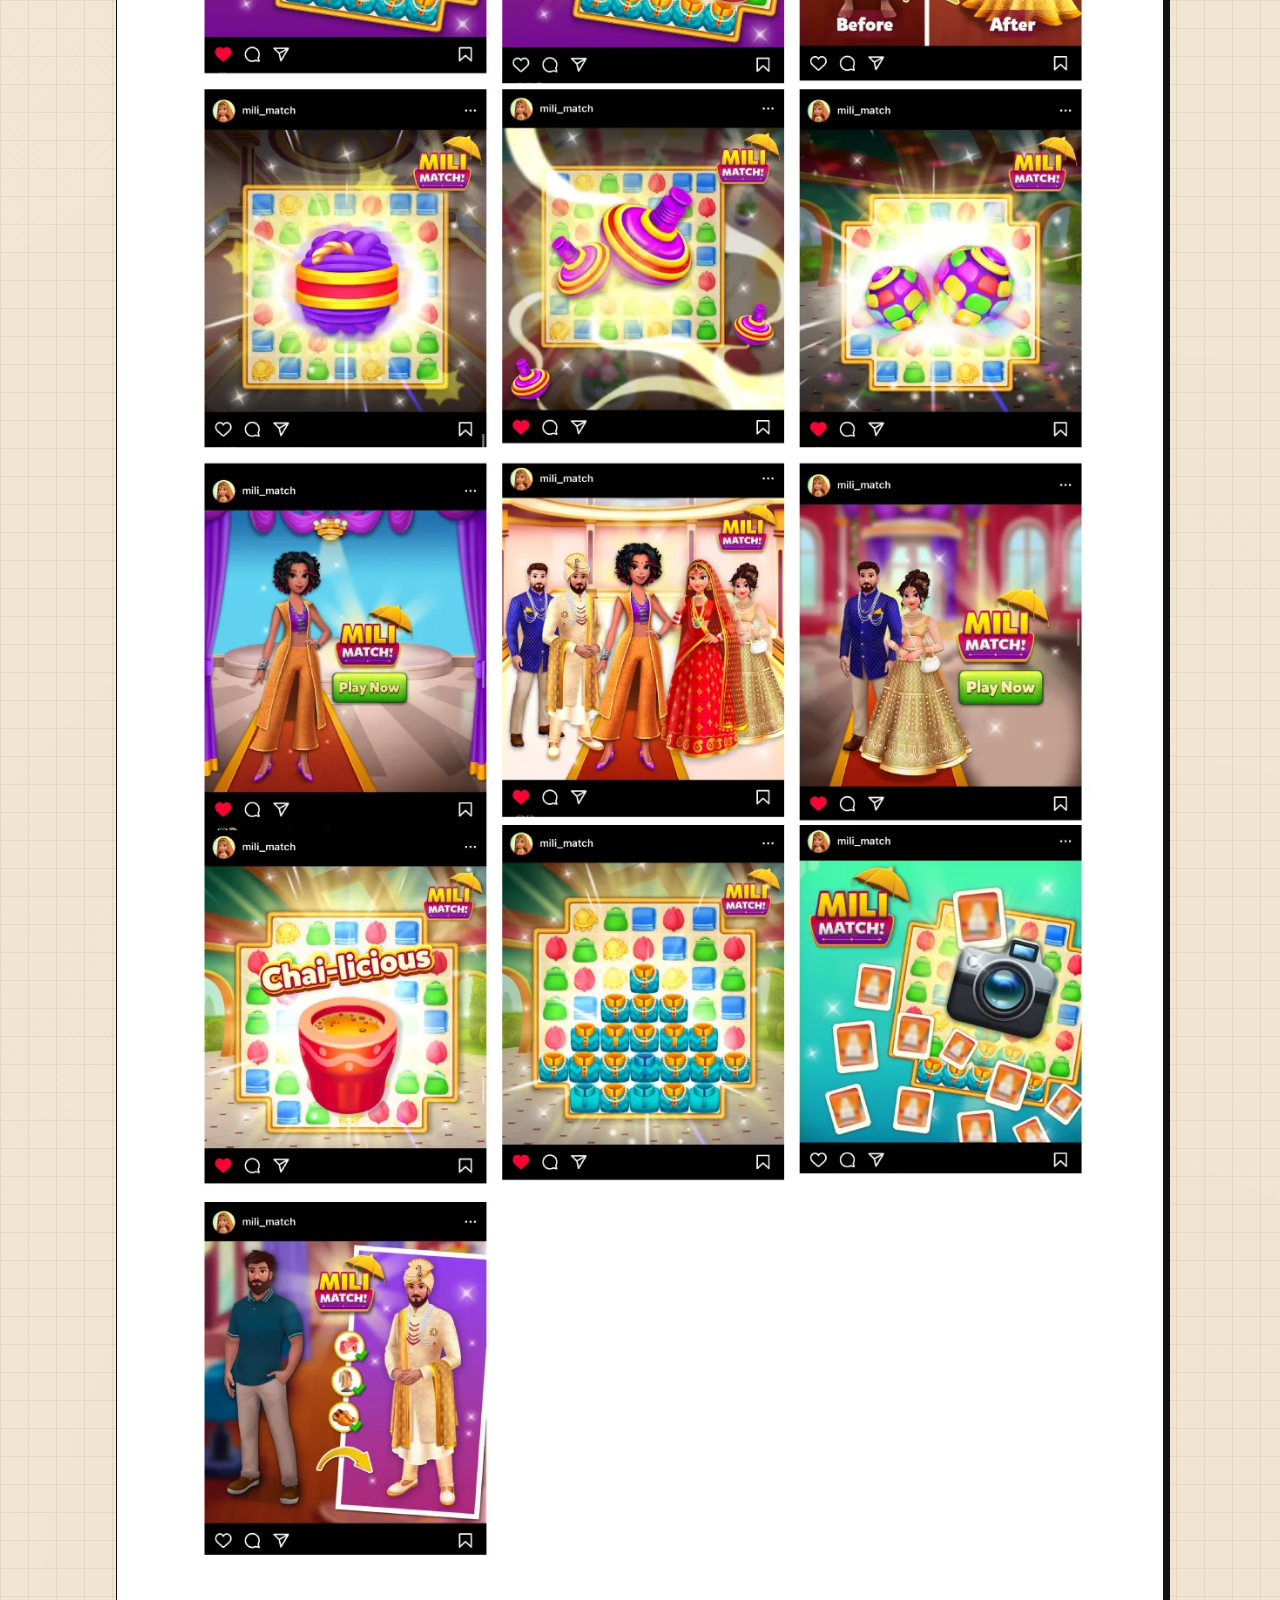
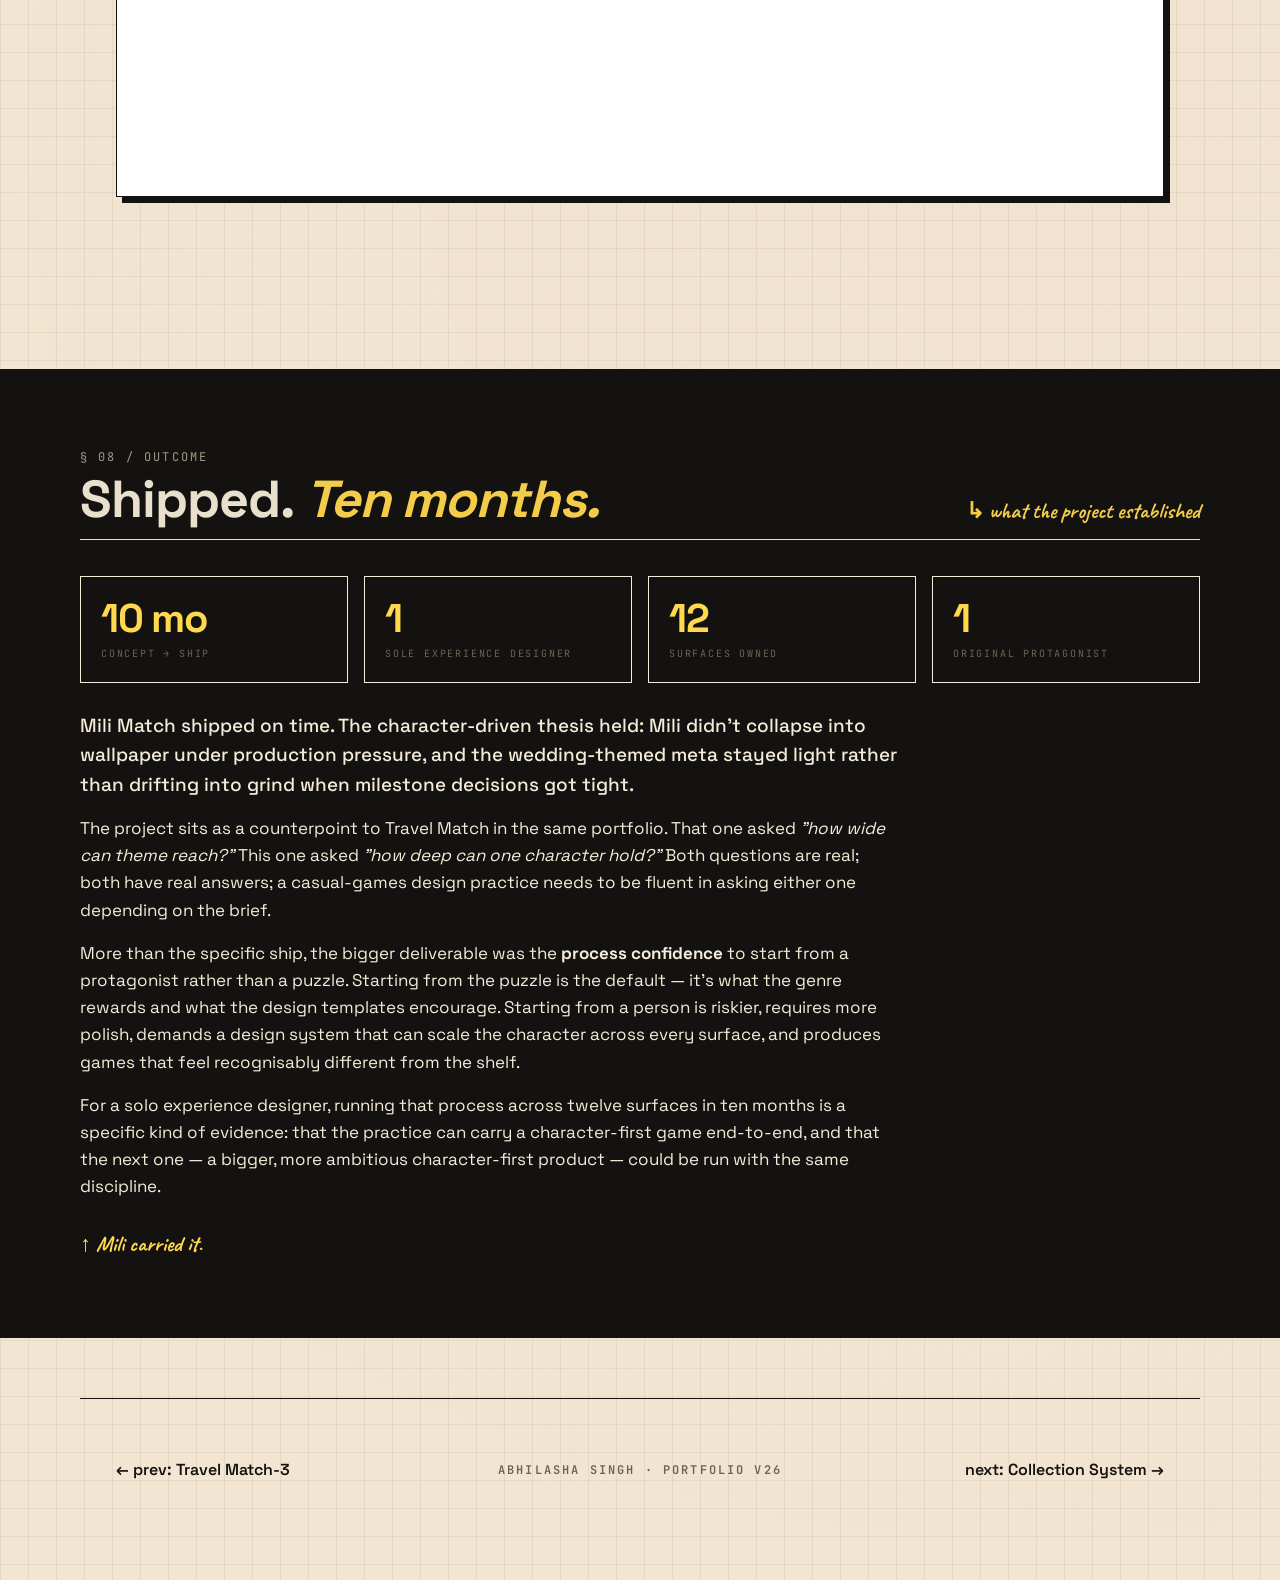
<file: case-studies/wedding-match3.html>
<!doctype html>
<html lang="en">
<head>
<meta charset="utf-8" />
<meta name="viewport" content="width=device-width,initial-scale=1" />
<title>Mili Match — Character-Driven Match-3 · Abhilasha Singh</title>
<link rel="preconnect" href="https://fonts.googleapis.com">
<link rel="preconnect" href="https://fonts.gstatic.com" crossorigin>
<link href="https://fonts.googleapis.com/css2?family=Space+Grotesk:wght@400;500;600;700&family=JetBrains+Mono:wght@400;500;700&family=Caveat:wght@500;700&display=swap" rel="stylesheet">
<link rel="stylesheet" href="case-study.css">
</head>
<body>

<!-- Top bar -->
<div class="topbar">
  <a class="back" href="../index.html">← back to portfolio</a>
  <div class="crumb">Case Study · 05 / 10</div>
</div>

<!-- Hero -->
<header class="hero">
  <div class="eyebrow"><span class="tick"></span><span>Case Study · Giga Fun Studios · 2023 · 10 months to ship</span></div>
  <h1>Mili Match — a match-3 built around <em>one woman</em>.</h1>
  <p class="sub">A hyper-cultural casual match-3 at <b>Giga Fun Studios</b>, themed around the Indian wedding and led by a custom protagonist, <b>Mili</b>. Targeted tightly at young Indian women. Ten months from concept to ship. Experience designer across UX, flows, character development, motion, graphics, video ads, marketing, website, and in-company UX workshops — with a dedicated UI artist producing in-game UI to direction.</p>

  <dl class="meta-grid">
    <div><dt>Role</dt><dd>Experience Designer</dd></div>
    <div><dt>Duration</dt><dd>10 months (concept → ship)</dd></div>
    <div><dt>Studio</dt><dd>Giga Fun Studios</dd></div>
    <div><dt>Audience</dt><dd>Young Indian women (primary)</dd></div>
    <div><dt>Protagonist</dt><dd>Mili — original character</dd></div>
  </dl>

  <div class="hero-img">
    <img src="../assets/case-studies/wedding-match3/04.webp" alt="Mili Match — title screen featuring Mili on a red-carpet runway">
  </div>
</header>

<!-- CONTEXT -->
<section class="block">
  <div class="sec-head">
    <div>
      <div class="sec-num">§ 01 / Context</div>
      <h2 class="sec-title">From <em>broad</em> theme to a <em>specific</em> woman.</h2>
    </div>
    <div class="sec-kick">↳ what changed between this project and the last</div>
  </div>
  <div class="prose">
    <p class="lead">The Travel Match project (the previous case in this portfolio) demonstrated what theme-as-strategy looks like at scale — a broad theme designed to cut across age and gender and reach the widest casual demographic possible. Mili Match started from the opposite strategic posture. The brief: <b>win on narrowness</b>. Pick one audience. Make a game they can feel seen by.</p>

    <p>The audience was young Indian women — a casual-gaming segment underserved by the global match-3 catalogue, which either flattens cultural specificity into a generic "candy / kingdom / home" frame, or treats Indian audiences as an afterthought skin. The hypothesis: a game built <em>for</em> this audience from the character outward, rather than <em>adapted</em> toward it from a neutral starting point, would produce a stronger emotional return per player, even with a smaller total addressable market.</p>

    <p>Mechanically, this is a classic case of the <b>tight-niche vs broad-reach trade-off</b>. A smaller audience, engaged more deeply, can outperform a larger audience engaged shallowly — a pattern Kevin Kelly captured in his "1000 True Fans" essay and that F2P market data continues to validate: ARPDAU rises disproportionately when the audience feels the product was made for them specifically.</p>

    <div class="pull-quote">A generic game is a game made for no-one. Mili Match was made for <em>her</em>.</div>
  </div>
</section>

<!-- CHARACTER-DRIVEN (dark) -->
<section class="block dark">
  <div class="inner">
    <div class="sec-head" style="border-bottom-color:var(--paper)">
      <div>
        <div class="sec-num">§ 02 / Thesis</div>
        <h2 class="sec-title">A game's <em>emotional return</em> is usually a character.</h2>
      </div>
      <div class="sec-kick">↳ not theme, not levels</div>
    </div>
    <div class="prose">
      <p class="lead">Look at the match-3 titles that have compounded into generational businesses and one pattern holds: <b>they all have a person at the centre</b>. Royal Match has the king. Homescapes has Austin the butler. Gardenscapes has Austin's garden predecessor. Toon Blast has the bear-lion-cat trio. The core loop is tile-matching; the emotional loop is always someone the player is playing <em>for</em>.</p>

      <p>This is the difference between theme and character. Theme decorates the canvas the player paints on. A character decorates the <em>player's sense of the game</em>. Theme is place; character is presence. Theme can change; character carries the product across reskins and seasonal content and feature launches. Once you love someone in a game, you'll keep showing up to spend time with them — even when the level content is boring, even when the puzzle is frustrating. Character forgives design sins that theme cannot.</p>

      <p>For Mili Match, this meant the protagonist was not a downstream art deliverable. Mili was the load-bearing design decision. Everything else — the wedding theme, the light meta structure, the UI ornamentation, the motion language — had to be built downstream of who Mili was, how she moved, how she'd react to what the player was doing.</p>

      <div class="pull-quote">You don't retain a player with a better puzzle. You retain them with someone waiting on the other side of it.</div>
    </div>
  </div>
</section>

<!-- MILI -->
<section class="block">
  <div class="sec-head">
    <div>
      <div class="sec-num">§ 03 / Designing Mili</div>
      <h2 class="sec-title">Modern, rooted, <em>her own</em>.</h2>
    </div>
    <div class="sec-kick">↳ protagonist as design anchor</div>
  </div>

  <div class="hero-img" style="aspect-ratio:16/10;box-shadow:8px 8px 0 var(--ink);margin-bottom:48px">
    <img src="../assets/case-studies/wedding-match3/01.webp" alt="Mili Match logo with umbrella motif and Mili character">
  </div>

  <div class="prose">
    <p class="lead">Mili is a young Indian woman on a red carpet. Her outfit — an orange lehenga-pants fusion with a purple sleeveless top, layered Indian jewellery, pointed heels — holds the design thesis in one frame. Modern silhouette, rooted vocabulary. Aspirational, but grounded. She could be any audience member's slightly-braver sister, not a fantasy ideal.</p>

    <p>Every design choice around Mili was a targeting decision:</p>

    <ul class="principle-list">
      <li data-tag="Silhouette"><b>Not a bride in a bridal lehenga.</b> The game is <em>about</em> a wedding world, but Mili herself isn't the bride. She's closer to the best friend, the sister, the cousin — the role the actual player occupies at real Indian weddings. Aspirational identification, not aspirational projection.</li>
      <li data-tag="Palette"><b>Saturated but warm.</b> Marigold orange, violet, cream, gold — the palette of Indian wedding iconography, without tipping into stereotype or bridal-red overload. Colour that reads as <em>celebration</em>, not as costume.</li>
      <li data-tag="Posture"><b>Confident, hands-on-hips.</b> Not demure. The character pose is doing work — a player who glances at the title screen reads "this woman has opinions" in half a second. That's the emotional contract.</li>
      <li data-tag="Setting"><b>Red carpet &amp; curtains.</b> Not a mandap, not a temple, not a home. A <em>stage</em> — because the game is going to be about ceremony-as-performance, and Mili is the character who's going to take the player through it.</li>
      <li data-tag="Logo"><b>The yellow umbrella.</b> The parasol — a small, specific piece of Indian ceremonial iconography — lives in the logo as a persistent mark. Lets the brand read as Indian at the App Store thumbnail scale, without needing copy to do the work.</li>
    </ul>
  </div>
</section>

<!-- LIGHT META -->
<section class="block">
  <div class="sec-head">
    <div>
      <div class="sec-num">§ 04 / Light Meta</div>
      <h2 class="sec-title">Nurture, not <em>grind</em>.</h2>
    </div>
    <div class="sec-kick">↳ the meta layer, turned down</div>
  </div>

  <div class="prose">
    <p class="lead">Match-3 meta systems come in two flavours. <b>Heavy meta</b> — Royal Match, Homescapes — layers renovation, restoration, or empire-building on top of the puzzle; the player is continually dragged forward through a long narrative arc tied to currency sinks. <b>Light meta</b> trades the grind for ambient presence; the player returns to <em>be with</em> the character and her world, not to advance a quest timer.</p>

    <p>Mili Match was built deliberately on the light side of this axis. The bet: a young-woman audience playing in short sessions between other things — at work, on transit, before bed — would prefer a meta layer that felt like <b>visiting</b> over one that felt like <b>working</b>. Grind meta is calibrated to whale behaviour; light meta is calibrated to dailiness.</p>

    <p>Practically, this changed what the meta had to hold:</p>

    <ul class="principle-list">
      <li data-tag="Ambient over instrumental">Meta content that's enjoyable to look at without requiring action. Mili's world as a place to spend 30 seconds in, not a progress bar.</li>
      <li data-tag="Personal over competitive">No PvP, no leaderboards, no public comparisons. The character is a companion, not a rival standard.</li>
      <li data-tag="Episodic over open-ended">Wedding ceremony moments (mehendi, sangeet, wedding, reception) as discrete, complete arcs — each feels finished, each is its own micro-story. Compounding open loops produce anxiety; closing them produces satisfaction.</li>
      <li data-tag="Soft permanence over lost rewards">What the player earns in meta stays visible — a principle shared with the Collection System thesis elsewhere in this portfolio.</li>
    </ul>
  </div>
</section>

<!-- SCOPE OF WORK -->
<section class="block dark">
  <div class="inner">
    <div class="sec-head" style="border-bottom-color:var(--paper)">
      <div>
        <div class="sec-num">§ 05 / Scope of Work</div>
        <h2 class="sec-title">Twelve hats. <em>One ship.</em></h2>
      </div>
      <div class="sec-kick">↳ ten-month solo(ish) scope</div>
    </div>
    <div class="prose">
      <p class="lead">A character-driven casual match-3 is a deeply cross-functional product. For Mili Match the Experience Designer role stretched across twelve distinct surfaces, each doing different strategic work for the same product. A dedicated UI artist collaborated specifically on in-game UI assets, producing work to the direction I set; everything else in the list below sat with me.</p>

      <ul class="principle-list">
        <li data-tag="01 · UX &amp; flows">Every primary screen — map, level, boosters, meta moments, shop, settings. Flows, states, decisions, iteration. Owned end-to-end.</li>
        <li data-tag="02 · Art direction">Visual language, style, palette, character pose vocabulary. Set the direction the UI artist executed against.</li>
        <li data-tag="03 · VFX conceptualisation">How rewards feel. How matches cascade. How Mili reacts. The juice layer.</li>
        <li data-tag="04 · Motion graphics">Transitions, interstitials, onboarding flows. Motion as hand-holding.</li>
        <li data-tag="05 · Game logo">The yellow-umbrella mark. Brand as thumbnail.</li>
        <li data-tag="06 · Character development">Mili herself — design, pose vocabulary, costume variants, personality.</li>
        <li data-tag="07 · Graphics, ads &amp; video">Store listing, ad creative, motion video, social assets — all designed and produced in-house. The theme's survival outside the game.</li>
        <li data-tag="08 · Website design">A web presence for a mobile F2P — not strictly necessary, always cumulative.</li>
        <li data-tag="09 · UX workshops">Conducted across the company. Design vocabulary as shared infrastructure.</li>
        <li data-tag="10 · Theme market testing">For a new game on the roadmap — research, not just ship.</li>
        <li data-tag="11 · Playtest">User sessions on the live build. Feedback converted to design changes.</li>
        <li data-tag="12 · QA for design">Design-side quality check. The last line before release.</li>
      </ul>

      <p style="margin-top:24px">A 10-month timeline across 12 surfaces only works if the design system absorbs duplication — the same discipline that carried Travel Match carried here too, with higher demand on character-related assets (every new costume, every new meta moment, every new ad needs Mili rendered consistently). The design system wasn't a deliverable alongside the game; it was the <em>only reason</em> one person could run the game to ship.</p>
    </div>
  </div>
</section>

<!-- REPRESENTATION -->
<section class="block">
  <div class="sec-head">
    <div>
      <div class="sec-num">§ 06 / Representation as Product</div>
      <h2 class="sec-title">Authentic specificity <em>is</em> the product.</h2>
    </div>
    <div class="sec-kick">↳ why "generic" loses</div>
  </div>
  <div class="prose">
    <p class="lead">There's a habit in global-facing casual products to chase a demographic by adding them as an option — a brown skin tone in the avatar menu, a Diwali-themed seasonal event, a Bollywood licensing deal pinned to a festival quarter. These additions are real, and they matter, but they're categorically different from designing a product from the cultural core outward.</p>

    <p>Mili Match was the second kind. The wedding framing wasn't chosen because it would translate well globally — it was chosen because the target audience's emotional lexicon includes weddings as a shared cultural event, and the game's meta rhythm could mirror that. The character wasn't given an Indian name because "Indian options are good for diversity." She was named Mili because the game was <em>for</em> women who know women named Mili, Mahi, Riya, Anjali — and for whom the first cultural signal at the title screen determines whether they install or swipe past.</p>

    <p>The broader design principle is that <b>authentic cultural specificity is a product asset</b>, not a localisation afterthought. A generic product with add-on cultural layers rarely achieves the emotional attachment that a specifically-designed product does. This is the same logic — inverted — that large tech companies rediscover every few years when they launch a region-specific product that outperforms their flagship in that region.</p>
  </div>
</section>

<!-- GALLERY -->
<section class="block">
  <div class="sec-head">
    <div>
      <div class="sec-num">§ 07 / Gallery</div>
      <h2 class="sec-title">The game, <em>in flight</em>.</h2>
    </div>
    <div class="sec-kick">↳ screens &amp; moments</div>
  </div>

  <div class="wide-mock">
    <img src="../assets/case-studies/wedding-match3/05.webp" alt="Mili Match — full case-study composite showing logo, Mili, UI screens, and gameplay mockups" loading="lazy">
  </div>
</section>

<!-- OUTCOME -->
<section class="block dark">
  <div class="inner">
    <div class="sec-head" style="border-bottom-color:var(--paper)">
      <div>
        <div class="sec-num">§ 08 / Outcome</div>
        <h2 class="sec-title">Shipped. <em>Ten months.</em></h2>
      </div>
      <div class="sec-kick">↳ what the project established</div>
    </div>

    <div class="outcome-row">
      <div class="stat"><div class="n">10 mo</div><div class="l">Concept → ship</div></div>
      <div class="stat"><div class="n">1</div><div class="l">Sole experience designer</div></div>
      <div class="stat"><div class="n">12</div><div class="l">Surfaces owned</div></div>
      <div class="stat"><div class="n">1</div><div class="l">Original protagonist</div></div>
    </div>

    <div class="prose">
      <p class="lead">Mili Match shipped on time. The character-driven thesis held: Mili didn't collapse into wallpaper under production pressure, and the wedding-themed meta stayed light rather than drifting into grind when milestone decisions got tight.</p>

      <p>The project sits as a counterpoint to Travel Match in the same portfolio. That one asked <em>"how wide can theme reach?"</em> This one asked <em>"how deep can one character hold?"</em> Both questions are real; both have real answers; a casual-games design practice needs to be fluent in asking either one depending on the brief.</p>

      <p>More than the specific ship, the bigger deliverable was the <b>process confidence</b> to start from a protagonist rather than a puzzle. Starting from the puzzle is the default — it's what the genre rewards and what the design templates encourage. Starting from a person is riskier, requires more polish, demands a design system that can scale the character across every surface, and produces games that feel recognisably different from the shelf.</p>

      <p>For a solo experience designer, running that process across twelve surfaces in ten months is a specific kind of evidence: that the practice can carry a character-first game end-to-end, and that the next one — a bigger, more ambitious character-first product — could be run with the same discipline.</p>
    </div>
    <span class="note">↑ Mili carried it.</span>
  </div>
</section>

<!-- NEXT / BACK -->
<nav class="nextprev">
  <a href="travel-match3.html">← prev: Travel Match-3</a>
  <a class="to-portfolio" href="../index.html">Abhilasha Singh · Portfolio v26</a>
  <a href="collection-system.html" style="text-align:right">next: Collection System →</a>
</nav>

</body>
</html>
</file>
<file: case-studies/case-study.css>
:root{
  --ink:#141210; --paper:#f4ecd8; --paper-2:#ece1c6;
  --ochre:#c69214; --ochre-deep:#8a6310; --highlight:#ffd84d;
  --line:#1a1814; --muted:#6b6354; --red:#b53a2a;
  --grid:rgba(20,18,16,.06);
}
*{box-sizing:border-box}
html,body{margin:0;padding:0;background:var(--paper);color:var(--ink);font-family:"Space Grotesk",system-ui,sans-serif;-webkit-font-smoothing:antialiased}
body{
  background-image:
    radial-gradient(circle at 20% 10%, rgba(198,146,20,.08), transparent 40%),
    radial-gradient(circle at 80% 90%, rgba(181,58,42,.05), transparent 40%),
    linear-gradient(var(--grid) 1px, transparent 1px),
    linear-gradient(90deg, var(--grid) 1px, transparent 1px);
  background-size: auto, auto, 28px 28px, 28px 28px;
}
.mono{font-family:"JetBrains Mono",monospace}
a{color:inherit}

.topbar{
  display:flex;align-items:center;justify-content:space-between;gap:20px;
  padding:18px 36px;border-bottom:1.5px solid var(--ink);
  position:sticky;top:0;background:var(--paper);z-index:20;
}
.back{
  display:inline-flex;gap:10px;align-items:center;
  font-family:"JetBrains Mono",monospace;font-size:12px;letter-spacing:.14em;text-transform:uppercase;
  border:1.5px solid var(--ink);padding:8px 14px;background:var(--paper);
  box-shadow:3px 3px 0 var(--ink);text-decoration:none;transition:transform .15s,box-shadow .15s;
}
.back:hover{transform:translate(-2px,-2px);box-shadow:5px 5px 0 var(--ink);background:var(--highlight)}
.topbar .crumb{font-family:"JetBrains Mono",monospace;font-size:12px;letter-spacing:.14em;text-transform:uppercase;color:var(--muted)}

.hero{max-width:1120px;margin:0 auto;padding:80px 36px 40px}
.eyebrow{display:flex;gap:12px;align-items:center;font-family:"JetBrains Mono",monospace;font-size:12px;letter-spacing:.18em;text-transform:uppercase;color:var(--muted);margin-bottom:20px}
.eyebrow .tick{width:10px;height:10px;background:var(--highlight);border:1.5px solid var(--ink);display:inline-block}
.hero h1{font-size:clamp(48px,8vw,110px);line-height:.92;margin:0 0 20px;letter-spacing:-.025em;font-weight:700}
.hero h1 em{font-style:italic;color:var(--ochre);font-family:"Space Grotesk"}
.hero .sub{font-size:clamp(18px,2.1vw,24px);line-height:1.45;max-width:820px;color:var(--ink);margin:0 0 36px}
.hero .sub b{background:linear-gradient(transparent 62%,rgba(255,216,77,.7) 62%,rgba(255,216,77,.7) 92%,transparent 92%);padding:0 2px;font-weight:600}

.meta-grid{display:grid;grid-template-columns:repeat(auto-fit,minmax(150px,1fr));gap:24px 40px;padding:22px 0;border-top:1.5px solid var(--ink);border-bottom:1.5px solid var(--ink);margin-bottom:48px}
.meta-grid dt{font-family:"JetBrains Mono",monospace;font-size:10px;letter-spacing:.18em;text-transform:uppercase;color:var(--muted);margin-bottom:6px}
.meta-grid dd{margin:0;font-size:15px;font-weight:600;line-height:1.4}

.hero-img{
  aspect-ratio:16/9;border:1.5px solid var(--ink);background:var(--paper-2);margin:0 0 60px;
  box-shadow:8px 8px 0 var(--ink);overflow:hidden;
}
.hero-img img{width:100%;height:100%;object-fit:cover;display:block}

section.block{max-width:1120px;margin:0 auto;padding:0 36px 80px}
section.block.dark{background:var(--ink);color:var(--paper);max-width:none;margin:60px 0;padding:80px 36px}
section.block.dark .inner{max-width:1120px;margin:0 auto}
section.block.dark .sec-num{color:#a8a08a}

.sec-head{display:flex;gap:24px;align-items:end;justify-content:space-between;border-bottom:1.5px solid currentColor;padding-bottom:14px;margin-bottom:36px;opacity:.95}
.sec-num{font-family:"JetBrains Mono",monospace;font-size:12px;letter-spacing:.18em;text-transform:uppercase;color:var(--muted)}
.sec-title{font-size:clamp(30px,4.5vw,52px);line-height:1;margin:8px 0 0;letter-spacing:-.02em;font-weight:700}
.sec-title em{font-style:italic;color:var(--ochre)}
section.block.dark .sec-title em{color:var(--highlight)}
.sec-kick{font-family:"Caveat",cursive;font-weight:700;font-size:22px;color:var(--red)}
section.block.dark .sec-kick{color:var(--highlight)}

.prose{max-width:820px;font-size:17px;line-height:1.6}
.prose p{margin:0 0 16px}
.prose b{font-weight:700}
.prose .lead{font-size:19px;line-height:1.55;color:var(--ink);font-weight:500}
section.block.dark .prose .lead{color:var(--paper)}
.prose cite{font-style:italic;color:var(--muted);font-size:.9em}
section.block.dark .prose cite{color:#b8ae93}

.pull-quote{border-left:3px solid var(--ochre);padding:12px 0 12px 22px;margin:28px 0;font-family:"Space Grotesk";font-weight:500;font-size:18px;line-height:1.5;color:var(--ink);max-width:760px;font-style:italic}
section.block.dark .pull-quote{color:var(--paper);border-left-color:var(--highlight)}

.principle-list{display:grid;gap:10px;margin:20px 0 0;padding:0;list-style:none}
.principle-list li{display:grid;grid-template-columns:auto 1fr;gap:14px;align-items:start;padding:14px 0;border-top:1px solid currentColor;font-size:15px;line-height:1.5;opacity:.95}
.principle-list li:last-child{border-bottom:1px solid currentColor}
.principle-list li::before{content:attr(data-tag);font-family:"JetBrains Mono",monospace;font-size:10px;letter-spacing:.14em;text-transform:uppercase;color:var(--ochre);padding-top:3px;min-width:130px}
section.block.dark .principle-list li::before{color:var(--highlight)}

.callout{
  display:grid;grid-template-columns:auto 1fr;gap:18px;align-items:center;
  border:1.5px solid currentColor;background:transparent;
  padding:18px 22px;margin:24px 0;border-radius:2px;
}
.callout .num{font-family:"Space Grotesk";font-size:52px;font-weight:700;letter-spacing:-.03em;color:var(--ochre);line-height:1}
section.block.dark .callout{background:#1d1a15;border-color:var(--paper)}
section.block.dark .callout .num{color:var(--highlight)}
.callout .label{font-family:"JetBrains Mono",monospace;font-size:10px;letter-spacing:.18em;text-transform:uppercase;color:var(--muted);margin-bottom:4px}
.callout .txt{font-size:14px;line-height:1.45}

ul.gaps{list-style:none;padding:0;margin:0;display:grid;gap:14px}
ul.gaps li{
  border:1.5px solid currentColor;background:transparent;padding:16px 18px;
  display:grid;grid-template-columns:28px 1fr;gap:14px;align-items:start;font-size:15px;line-height:1.5;
}
ul.gaps li::before{
  content:attr(data-n);font-family:"JetBrains Mono",monospace;font-size:11px;font-weight:700;letter-spacing:.1em;
  background:var(--ochre);color:var(--ink);padding:4px 6px;border:1.5px solid var(--ink);text-align:center;
}
section.block.dark ul.gaps li::before{background:var(--highlight)}

.octa-wrap{display:grid;grid-template-columns:1fr 1fr;gap:40px;align-items:center;margin-top:20px}
.octa-wrap .num-big{font-size:120px;font-weight:700;letter-spacing:-.04em;line-height:.9;color:var(--ochre)}
.octa-wrap .num-big small{display:block;font-size:13px;font-weight:600;letter-spacing:.12em;text-transform:uppercase;color:var(--muted);margin-top:8px}
.octa-wrap .axes{display:grid;gap:10px;font-size:14px}
.octa-wrap .axis{display:grid;grid-template-columns:130px 1fr;gap:12px;align-items:center}
.octa-wrap .axis span{font-family:"JetBrains Mono",monospace;font-size:11px;letter-spacing:.12em;text-transform:uppercase;color:var(--muted)}
.octa-wrap .axis .bar{height:8px;background:#2b271f;border:1.5px solid var(--paper);position:relative}
.octa-wrap .axis .bar i{display:block;height:100%;background:var(--paper);width:50%}

.drives-grid{display:grid;grid-template-columns:repeat(auto-fit,minmax(200px,1fr));gap:14px;margin:28px 0 6px}
.drives-grid .drive{border:1.5px solid currentColor;padding:14px 16px;background:transparent;font-size:13.5px;line-height:1.45}
.drives-grid .drive .n{font-family:"JetBrains Mono",monospace;font-size:10px;letter-spacing:.18em;color:var(--muted);display:block;margin-bottom:4px}
.drives-grid .drive .d{font-weight:700;font-size:15px;margin-bottom:4px}
.drives-grid .drive.highlight{background:var(--ochre);color:var(--ink);border-color:var(--ink)}
.drives-grid .drive.highlight .n{color:var(--ink);opacity:.7}

.gallery{display:grid;grid-template-columns:repeat(auto-fit,minmax(280px,1fr));gap:16px;margin:32px 0}
.gallery figure{margin:0;border:1.5px solid var(--ink);background:var(--paper-2);overflow:hidden;box-shadow:4px 4px 0 var(--ink);transition:transform .2s,box-shadow .2s}
.gallery figure:hover{transform:translate(-3px,-3px);box-shadow:7px 7px 0 var(--ink)}
.gallery img{display:block;width:100%;height:auto;aspect-ratio:16/9;object-fit:cover}
.gallery figure:nth-child(even){transform:rotate(.3deg)}
.gallery figure:nth-child(odd){transform:rotate(-.3deg)}

.wide-mock{border:1.5px solid var(--ink);box-shadow:6px 6px 0 var(--ink);margin:32px 0;overflow:hidden;background:var(--paper-2)}
.wide-mock img{display:block;width:100%;height:auto}

.scope{display:grid;grid-template-columns:1fr 1fr;gap:28px;margin-top:20px}
.scope-card{border:1.5px solid currentColor;padding:24px;background:transparent}
.scope-card h4{margin:0 0 6px;font-size:22px;font-weight:700;letter-spacing:-.01em}
.scope-card .tag{font-family:"JetBrains Mono",monospace;font-size:10px;letter-spacing:.18em;text-transform:uppercase;color:var(--muted);margin-bottom:16px;display:block}
.scope-card ul{margin:0;padding:0 0 0 18px;font-size:14px;line-height:1.55}
.scope-card ul li{margin-bottom:8px}
.scope-card ul li b{font-weight:700}

.outcome-row{display:grid;grid-template-columns:repeat(auto-fit,minmax(180px,1fr));gap:16px;margin:28px 0}
.outcome-row .stat{border:1.5px solid currentColor;padding:22px 20px}
.outcome-row .stat .n{font-size:40px;font-weight:700;letter-spacing:-.03em;color:var(--ochre);line-height:1}
section.block.dark .outcome-row .stat .n{color:var(--highlight)}
.outcome-row .stat .l{font-family:"JetBrains Mono",monospace;font-size:10px;letter-spacing:.18em;text-transform:uppercase;color:var(--muted);margin-top:8px}

.note{font-family:"Caveat",cursive;font-weight:700;color:var(--red);font-size:22px;margin-top:30px;display:block}
section.block.dark .note{color:var(--highlight)}

.nextprev{max-width:1120px;margin:0 auto;padding:60px 36px 100px;display:grid;grid-template-columns:1fr auto 1fr;gap:24px;align-items:center;border-top:1.5px solid var(--ink)}
.nextprev a{text-decoration:none;font-weight:600}
.nextprev a:hover{color:var(--red)}
.nextprev .to-portfolio{text-align:center;font-family:"JetBrains Mono",monospace;font-size:12px;letter-spacing:.18em;text-transform:uppercase;color:var(--muted)}

@media (max-width: 800px){
  .topbar{padding:14px 20px}
  section.block{padding:0 20px 60px}
  .hero{padding:40px 20px 20px}
  .octa-wrap{grid-template-columns:1fr}
  .scope{grid-template-columns:1fr}
  .gallery{grid-template-columns:repeat(auto-fit,minmax(220px,1fr))}
  .nextprev{grid-template-columns:1fr;padding:40px 20px 80px;text-align:center}
  .drives-grid{grid-template-columns:1fr 1fr}
  .principle-list li{grid-template-columns:1fr}
  .principle-list li::before{min-width:auto;margin-bottom:4px}
}
</file>
<file: case-studies/humbird-demo.css>
/* HumBird playable demo. Shared by the HumBird and My Friend Riley case studies. Needs case-study.css for the paper and ink tokens. */
.hb-demo{--leaf:#2f7a45;--mint:#a6e3b5;--mint-ghost:#eef6ea;--rose:#cf4f66;--l-low:#ff8c33;--l-mid:#4dcca6;--l-high:#4d8cf2;--l-vhigh:#a659e6}
.hb-demo{margin:32px 0 10px}
.hb-stage{--m:20px;position:relative;aspect-ratio:16/9;width:100%;overflow:hidden;border:1.5px solid var(--ink);box-shadow:8px 8px 0 var(--ink);background:#f6c3a5;user-select:none;-webkit-user-select:none;outline-offset:4px;}
.hb-stage.on{touch-action:none;cursor:ns-resize}
.hb-stage:focus-visible{outline:3px solid var(--leaf)}
.hb-layer{position:absolute;left:0;right:0;background-repeat:repeat-x;pointer-events:none}
.hb-sky{inset:0;background-size:auto 100%}
.hb-mid{bottom:0;height:63%;background-size:auto 100%;opacity:.92}
.hb-near{bottom:0;height:23%;background-size:auto 100%}
.hb-lane{position:absolute;left:0;right:0;height:calc(var(--m)*2.6);pointer-events:none;opacity:.16;transition:opacity .15s}
.hb-lane.active{opacity:.46}
.hb-lane-tag{position:absolute;left:8px;font:700 10px/1 "JetBrains Mono",monospace;letter-spacing:.12em;padding:4px 6px;border:1.5px solid var(--ink);color:var(--ink);pointer-events:none;translate:0 50%;}
.hb-world{position:absolute;left:0;bottom:0;width:0;height:100%;pointer-events:none;will-change:transform}
.hb-perch{position:absolute;width:calc(var(--m)*2.6);translate:-50% 0;pointer-events:none}
.hb-perch img{display:block;width:100%;height:auto;max-width:none}
.hb-drop{position:absolute;width:calc(var(--m)*.62);height:calc(var(--m)*.62);border-radius:50%;translate:-50% 50%;background:radial-gradient(circle at 35% 30%,#fff8d6,#ffc93c 55%,#e69a12);box-shadow:0 0 8px rgba(255,214,90,.9)}
.hb-drop.got{opacity:0;scale:1.8;transition:opacity .25s,scale .25s}
.hb-bird{position:absolute;left:26%;width:calc(var(--m)*2.7);translate:-50% 50%;pointer-events:none;will-change:transform,bottom}
.hb-bird img{display:block;width:100%;height:auto;max-width:none}
.hb-bird.fly img{animation:hb-flutter .09s linear infinite alternate}
@keyframes hb-flutter{from{transform:translateY(-1px) scaleY(1)}to{transform:translateY(1px) scaleY(.96)}}
.hb-hud{position:absolute;top:10px;left:10px;right:10px;display:flex;justify-content:space-between;align-items:flex-start;gap:10px;font:700 11px/1 "JetBrains Mono",monospace;letter-spacing:.12em;text-transform:uppercase;color:var(--ink);pointer-events:none}
.hb-song{display:flex;align-items:center;gap:8px;background:var(--paper);border:1.5px solid var(--ink);padding:6px 8px;min-width:0}
.hb-song i{display:block;width:clamp(70px,16vw,170px);height:10px;border:1.5px solid var(--ink);background:#fff}
.hb-song b{display:block;height:100%;width:100%;background:var(--leaf);transform-origin:left}
.hb-song.low b{background:var(--red)}
.hb-count{background:var(--paper);border:1.5px solid var(--ink);padding:6px 8px;display:flex;gap:12px;white-space:nowrap}
.hb-msg{position:absolute;left:50%;bottom:10px;translate:-50% 0;max-width:calc(100% - 20px);background:var(--ink);color:var(--paper);font:500 13px/1.3 "Space Grotesk",system-ui,sans-serif;padding:7px 12px;text-align:center;pointer-events:none}
.hb-msg:empty{display:none}
.hb-cover{position:absolute;inset:0;display:grid;place-items:center;padding:10px;background:rgba(244,236,216,.5)}
.hb-cover[hidden]{display:none}
.hb-pick{width:100%;max-width:560px;padding:20px 22px;text-align:center;background:var(--paper);border:1.5px solid var(--ink);box-shadow:6px 6px 0 var(--ink)}
.hb-pick-t{font-size:20px;font-weight:700;line-height:1.25;letter-spacing:-.01em;margin:0 0 14px}
.hb-pick-row{display:grid;grid-template-columns:1fr 1fr;gap:12px}
.hb-opt{font-family:inherit;color:var(--ink);border:1.5px solid var(--ink);background:var(--highlight);padding:14px 12px;min-height:48px;cursor:pointer;box-shadow:4px 4px 0 var(--ink);transition:transform .15s,box-shadow .15s;}
.hb-opt + .hb-opt{background:var(--mint)}
.hb-opt:hover{transform:translate(-2px,-2px);box-shadow:6px 6px 0 var(--ink)}
.hb-opt:focus-visible{outline:3px solid var(--leaf);outline-offset:3px}
.hb-opt:disabled{opacity:.55;cursor:wait;transform:none}
.hb-opt b{display:block;font:700 13px/1.25 "JetBrains Mono",monospace;letter-spacing:.1em;text-transform:uppercase}
.hb-opt span{display:block;font-size:13px;line-height:1.3;margin-top:6px}
.hb-pick-n{font:500 11px/1.5 "JetBrains Mono",monospace;letter-spacing:.04em;color:var(--muted);margin:12px 0 0}
.hb-go{position:absolute;inset:0;display:grid;place-items:center;pointer-events:none;font:700 calc(var(--m)*4.4)/1 "Space Grotesk",system-ui,sans-serif;letter-spacing:-.03em;color:var(--highlight);text-shadow:4px 4px 0 var(--ink),-2px -2px 0 var(--ink),2px -2px 0 var(--ink),-2px 2px 0 var(--ink);}
.hb-go[hidden]{display:none}
.hb-go.pop{animation:hb-pop .6s cubic-bezier(.2,.9,.3,1.2) both}
@keyframes hb-pop{from{transform:scale(1.7);opacity:0}30%{opacity:1}to{transform:scale(1);opacity:1}}
.hb-warm{position:absolute;left:50%;top:50%;translate:-50% -50%;width:calc(100% - 20px);max-width:520px;padding:16px 18px;text-align:center;background:var(--paper);border:1.5px solid var(--ink);box-shadow:6px 6px 0 var(--ink)}
.hb-warm[hidden]{display:none}
.hb-warm-t{font-size:19px;font-weight:700;line-height:1.25;letter-spacing:-.01em;margin:0 0 12px}
.hb-warm-bar{height:14px;border:1.5px solid var(--ink);background:#fff}
.hb-warm-bar b{display:block;height:100%;background:linear-gradient(90deg,var(--l-low),var(--l-mid),var(--l-high),var(--l-vhigh));clip-path:inset(0 100% 0 0)}
.hb-warm-row{display:flex;align-items:center;justify-content:space-between;gap:10px;margin-top:10px}
.hb-warm-hz{font:500 12px/1.3 "JetBrains Mono",monospace;letter-spacing:.02em;text-align:left;font-variant-numeric:tabular-nums}
.hb-switch{display:flex}
.hb-switch .hb-btn + .hb-btn{border-left:0}
.hb-help{font-family:"JetBrains Mono",monospace;font-size:12px;letter-spacing:.06em;color:var(--muted);margin:18px 0 0;line-height:1.6}
.hb-help b{color:var(--ink)}
.hb-controls{display:flex;flex-wrap:wrap;align-items:center;gap:10px 14px;margin:18px 0 0}
.hb-btn{font:700 12px/1 "JetBrains Mono",monospace;letter-spacing:.12em;text-transform:uppercase;color:var(--ink);border:1.5px solid var(--ink);background:var(--paper);padding:12px 14px;min-height:44px;cursor:pointer;}
.hb-btn:hover{background:var(--mint-ghost)}
.hb-btn:focus-visible{outline:3px solid var(--leaf);outline-offset:3px}
.hb-btn[aria-pressed="true"]{background:var(--leaf);color:#fff}
.hb-btn[hidden]{display:none}
.hb-btn:disabled{opacity:.55;cursor:wait}
.hb-read{font-family:"JetBrains Mono",monospace;font-size:12px;letter-spacing:.04em;color:var(--ink);font-variant-numeric:tabular-nums;min-width:0}
.hb-read i{font-style:normal;display:inline-block;padding:2px 6px;border:1.5px solid var(--ink);margin:0 4px}
@media (max-width:800px){
  .hb-stage{box-shadow:5px 5px 0 var(--ink)}
  .hb-cover{padding:6px}
  .hb-pick{padding:10px 10px 12px;box-shadow:4px 4px 0 var(--ink)}
  .hb-pick-t{font-size:14px;margin:0 0 8px}
  .hb-pick-row{gap:8px}
  .hb-opt{padding:8px 6px;min-height:44px;box-shadow:3px 3px 0 var(--ink)}
  .hb-opt b{font-size:11px;letter-spacing:.06em}
  .hb-opt span,.hb-pick-n{display:none}
  .hb-warm{padding:8px 10px;box-shadow:4px 4px 0 var(--ink)}
  .hb-warm-t{font-size:13px;margin:0 0 6px}
  .hb-warm-bar{height:8px}
  .hb-warm-row{margin-top:6px}
  .hb-warm-hz{font-size:10px}
  .hb-warm .hb-btn{min-height:36px;padding:6px 12px}
  .hb-switch{width:100%}
  .hb-switch .hb-btn{flex:1}
  .hb-lane-tag{font-size:8px;padding:2px 4px;left:4px}
  .hb-hud{font-size:9px;top:6px;left:6px;right:6px}
  .hb-count{gap:8px}
  .hb-msg{font-size:11px;bottom:6px}
}
@media (prefers-reduced-motion:reduce){
  .hb-bird.fly img{animation:none}
  .hb-opt{transition:none}
  .hb-go.pop{animation:none}
}
.hb-more{display:inline-block;font:700 12px/1.2 "JetBrains Mono",monospace;letter-spacing:.12em;text-transform:uppercase;color:var(--ink);text-decoration:none;border:1.5px solid var(--ink);background:var(--highlight);padding:12px 14px;box-shadow:4px 4px 0 var(--ink)}
.hb-more:hover{transform:translate(-2px,-2px);box-shadow:6px 6px 0 var(--ink)}
.hb-more:focus-visible{outline:3px solid var(--ink);outline-offset:3px}
</file>
